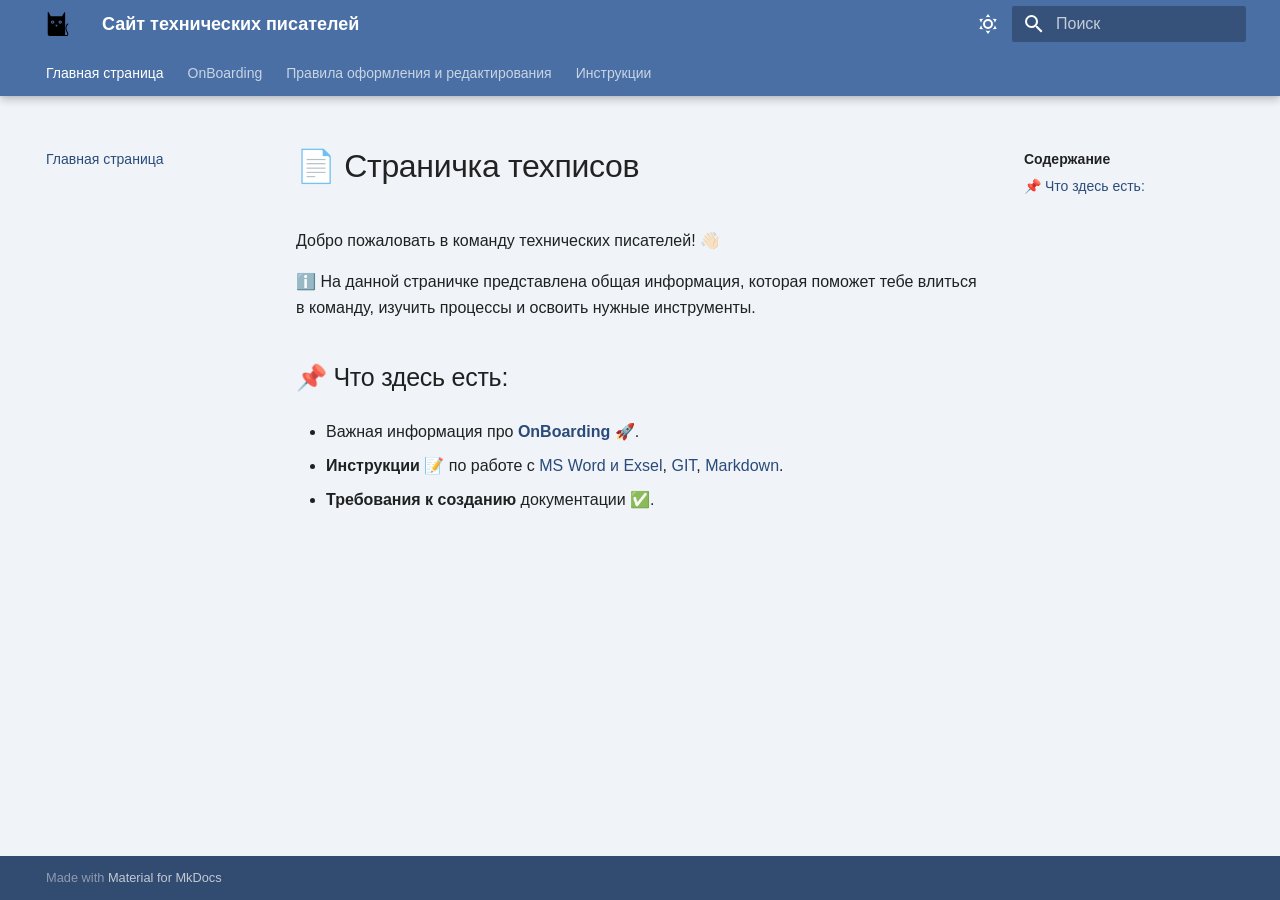
<file: index.html>
<!DOCTYPE html><html lang="ru" class="no-js"><head>
    
      <meta charset="utf-8">
      <meta name="viewport" content="width=device-width,initial-scale=1">
      
        <meta name="description" content="Проект для техписов">
      
      
      
      
      
        <link rel="next" href="onboarding/">
      
      
        
      
      
      <link rel="icon" href="images/black-cat-cat-svgrepo-com.svg">
      <meta name="generator" content="mkdocs-1.6.1, mkdocs-material-9.7.6">
    
    
      
        <title>Сайт технических писателей</title>
      
    
    
      <link rel="stylesheet" href="assets/stylesheets/main.484c7ddc.min.css">
      
        
        <link rel="stylesheet" href="assets/stylesheets/palette.ab4e12ef.min.css">
      
      


    
    
      
    
    
      
        
        
        <link rel="preconnect" href="https://fonts.gstatic.com" crossorigin="">
        <link rel="stylesheet" href="https://fonts.googleapis.com/css?family=Arial:300,300i,400,400i,700,700i%7CRoboto+Mono:400,400i,700,700i&amp;display=fallback">
        <style>:root{--md-text-font:"Arial";--md-code-font:"Roboto Mono"}</style>
      
    
    
      <link rel="stylesheet" href="css/extra.css">
    
    <script>__md_scope=new URL(".",location),__md_hash=e=>[...e].reduce(((e,_)=>(e<<5)-e+_.charCodeAt(0)),0),__md_get=(e,_=localStorage,t=__md_scope)=>JSON.parse(_.getItem(t.pathname+"."+e)),__md_set=(e,_,t=localStorage,a=__md_scope)=>{try{t.setItem(a.pathname+"."+e,JSON.stringify(_))}catch(e){}}</script>
    
      

    
    
  <link href="assets/stylesheets/glightbox.min.css" rel="stylesheet"><script src="assets/javascripts/glightbox.min.js"></script><style id="glightbox-style">
            html.glightbox-open { overflow: initial; height: 100%; }
            .gslide-title { margin-top: 0px; user-select: text; }
            .gslide-desc { color: #666; user-select: text; }
            .gslide-image img { background: white; }
            .gscrollbar-fixer { padding-right: 15px; }
            .gdesc-inner { font-size: 0.75rem; }
            body[data-md-color-scheme="slate"] .gdesc-inner { background: var(--md-default-bg-color); }
            body[data-md-color-scheme="slate"] .gslide-title { color: var(--md-default-fg-color); }
            body[data-md-color-scheme="slate"] .gslide-desc { color: var(--md-default-fg-color); }
        </style></head>
  
  
    
    
      
    
    
    
    
    <body dir="ltr" data-md-color-scheme="my-scheme" data-md-color-primary="pink" data-md-color-accent="purple">
  
    
    <input class="md-toggle" data-md-toggle="drawer" type="checkbox" id="__drawer" autocomplete="off">
    <input class="md-toggle" data-md-toggle="search" type="checkbox" id="__search" autocomplete="off">
    <label class="md-overlay" for="__drawer"></label>
    <div data-md-component="skip">
      
        
        <a href="#_1" class="md-skip">
          Перейти к содержанию
        </a>
      
    </div>
    <div data-md-component="announce">
      
    </div>
    
    
      

  

<header class="md-header md-header--shadow md-header--lifted" data-md-component="header">
  <nav class="md-header__inner md-grid" aria-label="Верхний колонтитул">
    <a href="." title="Сайт технических писателей" class="md-header__button md-logo" aria-label="Сайт технических писателей" data-md-component="logo">
      
  <img src="images/cat-in-black-silhouette-svgrepo-com.svg" alt="logo">

    </a>
    <label class="md-header__button md-icon" for="__drawer">
      
      <svg xmlns="http://www.w3.org/2000/svg" viewBox="0 0 24 24"><path d="M3 6h18v2H3zm0 5h18v2H3zm0 5h18v2H3z"></path></svg>
    </label>
    <div class="md-header__title" data-md-component="header-title">
      <div class="md-header__ellipsis">
        <div class="md-header__topic">
          <span class="md-ellipsis">
            Сайт технических писателей
          </span>
        </div>
        <div class="md-header__topic" data-md-component="header-topic">
          <span class="md-ellipsis">
            
              Главная страница
            
          </span>
        </div>
      </div>
    </div>
    
      
        <form class="md-header__option" data-md-component="palette">
  
    
    
    
    <input class="md-option" data-md-color-media="" data-md-color-scheme="my-scheme" data-md-color-primary="pink" data-md-color-accent="purple" aria-label="Выключить солнышко" type="radio" name="__palette" id="__palette_0">
    
      <label class="md-header__button md-icon" title="Выключить солнышко" for="__palette_1" hidden="">
        <svg xmlns="http://www.w3.org/2000/svg" viewBox="0 0 24 24"><path d="M12 7a5 5 0 0 1 5 5 5 5 0 0 1-5 5 5 5 0 0 1-5-5 5 5 0 0 1 5-5m0 2a3 3 0 0 0-3 3 3 3 0 0 0 3 3 3 3 0 0 0 3-3 3 3 0 0 0-3-3m0-7 2.39 3.42C13.65 5.15 12.84 5 12 5s-1.65.15-2.39.42zM3.34 7l4.16-.35A7.2 7.2 0 0 0 5.94 8.5c-.44.74-.69 1.5-.83 2.29zm.02 10 1.76-3.77a7.131 7.131 0 0 0 2.38 4.14zM20.65 7l-1.77 3.79a7.02 7.02 0 0 0-2.38-4.15zm-.01 10-4.14.36c.59-.51 1.12-1.14 1.54-1.86.42-.73.69-1.5.83-2.29zM12 22l-2.41-3.44c.74.27 1.55.44 2.41.44.82 0 1.63-.17 2.37-.44z"></path></svg>
      </label>
    
  
    
    
    
    <input class="md-option" data-md-color-media="" data-md-color-scheme="slate" data-md-color-primary="deep-purple" data-md-color-accent="blue" aria-label="Включить солнышко" type="radio" name="__palette" id="__palette_1">
    
      <label class="md-header__button md-icon" title="Включить солнышко" for="__palette_0" hidden="">
        <svg xmlns="http://www.w3.org/2000/svg" viewBox="0 0 24 24"><path d="m17.75 4.09-2.53 1.94.91 3.06-2.63-1.81-2.63 1.81.91-3.06-2.53-1.94L12.44 4l1.06-3 1.06 3zm3.5 6.91-1.64 1.25.59 1.98-1.7-1.17-1.7 1.17.59-1.98L15.75 11l2.06-.05L18.5 9l.69 1.95zm-2.28 4.95c.83-.08 1.72 1.1 1.19 1.85-.32.45-.66.87-1.08 1.27C15.17 23 8.84 23 4.94 19.07c-3.91-3.9-3.91-10.24 0-14.14.4-.4.82-.76 1.27-1.08.75-.53 1.93.36 1.85 1.19-.27 2.86.69 5.83 2.89 8.02a9.96 9.96 0 0 0 8.02 2.89m-1.64 2.02a12.08 12.08 0 0 1-7.8-3.47c-2.17-2.19-3.33-5-3.49-7.82-2.81 3.14-2.7 7.96.31 10.98 3.02 3.01 7.84 3.12 10.98.31"></path></svg>
      </label>
    
  
</form>
      
    
    
      <script>var palette=__md_get("__palette");if(palette&&palette.color){if("(prefers-color-scheme)"===palette.color.media){var media=matchMedia("(prefers-color-scheme: light)"),input=document.querySelector(media.matches?"[data-md-color-media='(prefers-color-scheme: light)']":"[data-md-color-media='(prefers-color-scheme: dark)']");palette.color.media=input.getAttribute("data-md-color-media"),palette.color.scheme=input.getAttribute("data-md-color-scheme"),palette.color.primary=input.getAttribute("data-md-color-primary"),palette.color.accent=input.getAttribute("data-md-color-accent")}for(var[key,value]of Object.entries(palette.color))document.body.setAttribute("data-md-color-"+key,value)}</script>
    
    
    
      
      
        <label class="md-header__button md-icon" for="__search">
          
          <svg xmlns="http://www.w3.org/2000/svg" viewBox="0 0 24 24"><path d="M9.5 3A6.5 6.5 0 0 1 16 9.5c0 1.61-.59 3.09-1.56 4.23l.27.27h.79l5 5-1.5 1.5-5-5v-.79l-.27-.27A6.52 6.52 0 0 1 9.5 16 6.5 6.5 0 0 1 3 9.5 6.5 6.5 0 0 1 9.5 3m0 2C7 5 5 7 5 9.5S7 14 9.5 14 14 12 14 9.5 12 5 9.5 5"></path></svg>
        </label>
        <div class="md-search" data-md-component="search" role="dialog">
  <label class="md-search__overlay" for="__search"></label>
  <div class="md-search__inner" role="search">
    <form class="md-search__form" name="search">
      <input type="text" class="md-search__input" name="query" aria-label="Поиск" placeholder="Поиск" autocapitalize="off" autocorrect="off" autocomplete="off" spellcheck="false" data-md-component="search-query" required="">
      <label class="md-search__icon md-icon" for="__search">
        
        <svg xmlns="http://www.w3.org/2000/svg" viewBox="0 0 24 24"><path d="M9.5 3A6.5 6.5 0 0 1 16 9.5c0 1.61-.59 3.09-1.56 4.23l.27.27h.79l5 5-1.5 1.5-5-5v-.79l-.27-.27A6.52 6.52 0 0 1 9.5 16 6.5 6.5 0 0 1 3 9.5 6.5 6.5 0 0 1 9.5 3m0 2C7 5 5 7 5 9.5S7 14 9.5 14 14 12 14 9.5 12 5 9.5 5"></path></svg>
        
        <svg xmlns="http://www.w3.org/2000/svg" viewBox="0 0 24 24"><path d="M20 11v2H8l5.5 5.5-1.42 1.42L4.16 12l7.92-7.92L13.5 5.5 8 11z"></path></svg>
      </label>
      <nav class="md-search__options" aria-label="Поиск">
        
        <button type="reset" class="md-search__icon md-icon" title="Очистить" aria-label="Очистить" tabindex="-1">
          
          <svg xmlns="http://www.w3.org/2000/svg" viewBox="0 0 24 24"><path d="M19 6.41 17.59 5 12 10.59 6.41 5 5 6.41 10.59 12 5 17.59 6.41 19 12 13.41 17.59 19 19 17.59 13.41 12z"></path></svg>
        </button>
      </nav>
      
        <div class="md-search__suggest" data-md-component="search-suggest"></div>
      
    </form>
    <div class="md-search__output">
      <div class="md-search__scrollwrap" tabindex="0" data-md-scrollfix="">
        <div class="md-search-result" data-md-component="search-result">
          <div class="md-search-result__meta">
            Инициализация поиска
          </div>
          <ol class="md-search-result__list" role="presentation"></ol>
        </div>
      </div>
    </div>
  </div>
</div>
      
    
    
  </nav>
  
    
      
<nav class="md-tabs" aria-label="Вкладки" data-md-component="tabs">
  <div class="md-grid">
    <ul class="md-tabs__list">
      
        
  
  
  
    
  
  
    <li class="md-tabs__item md-tabs__item--active">
      <a href="." class="md-tabs__link">
        
  
  
    
  
  Главная страница

      </a>
    </li>
  

      
        
  
  
  
  
    <li class="md-tabs__item">
      <a href="onboarding/" class="md-tabs__link">
        
  
  
    
  
  OnBoarding

      </a>
    </li>
  

      
        
  
  
  
  
    
    
      <li class="md-tabs__item">
        <a href="check-list/" class="md-tabs__link">
          
  
  
    
  
  Правила оформления и редактирования

        </a>
      </li>
    
  

      
        
  
  
  
  
    
    
      <li class="md-tabs__item">
        <a href="Instructions_word/" class="md-tabs__link">
          
  
  
    
  
  Инструкции

        </a>
      </li>
    
  

      
    </ul>
  </div>
</nav>
    
  
</header>
    
    <div class="md-container" data-md-component="container">
      
      
        
      
      <main class="md-main" data-md-component="main">
        <div class="md-main__inner md-grid">
          
            
              
              <div class="md-sidebar md-sidebar--primary" data-md-component="sidebar" data-md-type="navigation">
                <div class="md-sidebar__scrollwrap">
                  <div class="md-sidebar__inner">
                    


  


<nav class="md-nav md-nav--primary md-nav--lifted" aria-label="Навигация" data-md-level="0">
  <label class="md-nav__title" for="__drawer">
    <a href="." title="Сайт технических писателей" class="md-nav__button md-logo" aria-label="Сайт технических писателей" data-md-component="logo">
      
  <img src="images/cat-in-black-silhouette-svgrepo-com.svg" alt="logo">

    </a>
    Сайт технических писателей
  </label>
  
  <ul class="md-nav__list" data-md-scrollfix="">
    
      
      
  
  
    
  
  
  
    <li class="md-nav__item md-nav__item--active">
      
      <input class="md-nav__toggle md-toggle" type="checkbox" id="__toc">
      
      
        
      
      
        <label class="md-nav__link md-nav__link--active" for="__toc">
          
  
  
  <span class="md-ellipsis">
    
  
    Главная страница
  

    
  </span>
  
  

          <span class="md-nav__icon md-icon"></span>
        </label>
      
      <a href="." class="md-nav__link md-nav__link--active">
        
  
  
  <span class="md-ellipsis">
    
  
    Главная страница
  

    
  </span>
  
  

      </a>
      
        

<nav class="md-nav md-nav--secondary" aria-label="Содержание">
  
  
  
    
  
  
    <label class="md-nav__title" for="__toc">
      <span class="md-nav__icon md-icon"></span>
      Содержание
    </label>
    <ul class="md-nav__list" data-md-component="toc" data-md-scrollfix="">
      
        <li class="md-nav__item">
  <a href="#_2" class="md-nav__link">
    <span class="md-ellipsis">
      
        📌 Что здесь есть:
      
    </span>
  </a>
  
</li>
      
    </ul>
  
</nav>
      
    </li>
  

    
      
      
  
  
  
  
    <li class="md-nav__item">
      <a href="onboarding/" class="md-nav__link">
        
  
  
  <span class="md-ellipsis">
    
  
    OnBoarding
  

    
  </span>
  
  

      </a>
    </li>
  

    
      
      
  
  
  
  
    
    
      
        
      
        
      
        
      
        
      
        
      
    
    
    
      
      
    
    
    <li class="md-nav__item md-nav__item--nested">
      
        
        
        <input class="md-nav__toggle md-toggle " type="checkbox" id="__nav_3">
        
          
          <label class="md-nav__link" for="__nav_3" id="__nav_3_label" tabindex="0">
            
  
  
  <span class="md-ellipsis">
    
  
    Правила оформления и редактирования
  

    
  </span>
  
  

            <span class="md-nav__icon md-icon"></span>
          </label>
        
        <nav class="md-nav" data-md-level="1" aria-labelledby="__nav_3_label" aria-expanded="false">
          <label class="md-nav__title" for="__nav_3">
            <span class="md-nav__icon md-icon"></span>
            
  
    Правила оформления и редактирования
  

          </label>
          <ul class="md-nav__list" data-md-scrollfix="">
            
              
                
  
  
  
  
    <li class="md-nav__item">
      <a href="check-list/" class="md-nav__link">
        
  
  
  <span class="md-ellipsis">
    
  
    Чек-лист проверки документа
  

    
  </span>
  
  

      </a>
    </li>
  

              
            
              
                
  
  
  
  
    <li class="md-nav__item">
      <a href="decimal_numbers/" class="md-nav__link">
        
  
  
  <span class="md-ellipsis">
    
  
    Правила присваивания децимальных номеров
  

    
  </span>
  
  

      </a>
    </li>
  

              
            
              
                
  
  
  
  
    <li class="md-nav__item">
      <a href="redpolitika/" class="md-nav__link">
        
  
  
  <span class="md-ellipsis">
    
  
    Редполитика документации
  

    
  </span>
  
  

      </a>
    </li>
  

              
            
              
                
  
  
  
  
    <li class="md-nav__item">
      <a href="templates/" class="md-nav__link">
        
  
  
  <span class="md-ellipsis">
    
  
    Шаблоны документов
  

    
  </span>
  
  

      </a>
    </li>
  

              
            
              
                
  
  
  
  
    <li class="md-nav__item">
      <a href="standarts/" class="md-nav__link">
        
  
  
  <span class="md-ellipsis">
    
  
    Перечень действующих стандартов для АС
  

    
  </span>
  
  

      </a>
    </li>
  

              
            
          </ul>
        </nav>
      
    </li>
  

    
      
      
  
  
  
  
    
    
      
        
      
        
      
        
      
        
      
    
    
    
      
      
    
    
    <li class="md-nav__item md-nav__item--nested">
      
        
        
        <input class="md-nav__toggle md-toggle " type="checkbox" id="__nav_4">
        
          
          <label class="md-nav__link" for="__nav_4" id="__nav_4_label" tabindex="0">
            
  
  
  <span class="md-ellipsis">
    
  
    Инструкции
  

    
  </span>
  
  

            <span class="md-nav__icon md-icon"></span>
          </label>
        
        <nav class="md-nav" data-md-level="1" aria-labelledby="__nav_4_label" aria-expanded="false">
          <label class="md-nav__title" for="__nav_4">
            <span class="md-nav__icon md-icon"></span>
            
  
    Инструкции
  

          </label>
          <ul class="md-nav__list" data-md-scrollfix="">
            
              
                
  
  
  
  
    <li class="md-nav__item">
      <a href="Instructions_word/" class="md-nav__link">
        
  
  
  <span class="md-ellipsis">
    
  
    Word и Excel
  

    
  </span>
  
  

      </a>
    </li>
  

              
            
              
                
  
  
  
  
    <li class="md-nav__item">
      <a href="codes/" class="md-nav__link">
        
  
  
  <span class="md-ellipsis">
    
  
    Alt-коды и сочетания клавиш для ввода спецсимоволов
  

    
  </span>
  
  

      </a>
    </li>
  

              
            
              
                
  
  
  
  
    <li class="md-nav__item">
      <a href="git/" class="md-nav__link">
        
  
  
  <span class="md-ellipsis">
    
  
    Git
  

    
  </span>
  
  

      </a>
    </li>
  

              
            
              
                
  
  
  
  
    <li class="md-nav__item">
      <a href="mkdocs/" class="md-nav__link">
        
  
  
  <span class="md-ellipsis">
    
  
    Markdown
  

    
  </span>
  
  

      </a>
    </li>
  

              
            
          </ul>
        </nav>
      
    </li>
  

    
  </ul>
</nav>
                  </div>
                </div>
              </div>
            
            
              
              <div class="md-sidebar md-sidebar--secondary" data-md-component="sidebar" data-md-type="toc">
                <div class="md-sidebar__scrollwrap">
                  <div class="md-sidebar__inner">
                    

<nav class="md-nav md-nav--secondary" aria-label="Содержание">
  
  
  
    
  
  
    <label class="md-nav__title" for="__toc">
      <span class="md-nav__icon md-icon"></span>
      Содержание
    </label>
    <ul class="md-nav__list" data-md-component="toc" data-md-scrollfix="">
      
        <li class="md-nav__item">
  <a href="#_2" class="md-nav__link">
    <span class="md-ellipsis">
      
        📌 Что здесь есть:
      
    </span>
  </a>
  
</li>
      
    </ul>
  
</nav>
                  </div>
                </div>
              </div>
            
          
          
            <div class="md-content" data-md-component="content">
              
              <article class="md-content__inner md-typeset">
                
                  



<h1 id="_1">📄 Страничка техписов</h1>
<p>Добро пожаловать в команду технических писателей! 👋🏻</p>
<p>ℹ️ На данной страничке представлена общая информация, которая поможет тебе влиться в команду, изучить процессы и освоить нужные инструменты.</p>
<h2 id="_2">📌 Что здесь есть:</h2>
<ul>
<li>
<p>Важная информация про <a href="onboarding/"><strong>OnBoarding</strong> 🚀</a>.</p>
</li>
<li>
<p><strong>Инструкции</strong> 📝 по работе с <a href="Instructions_word/">MS Word и Exsel</a>, <a href="git/">GIT</a>, <a href="mkdocs/">Markdown</a>.</p>
</li>
<li>
<p><strong>Требования к созданию</strong> документации ✅.</p>
</li>
</ul>












                
              </article>
            </div>
          
          
<script>var target=document.getElementById(location.hash.slice(1));target&&target.name&&(target.checked=target.name.startsWith("__tabbed_"))</script>
        </div>
        
          <button type="button" class="md-top md-icon" data-md-component="top" hidden="">
  
  <svg xmlns="http://www.w3.org/2000/svg" viewBox="0 0 24 24"><path d="M13 20h-2V8l-5.5 5.5-1.42-1.42L12 4.16l7.92 7.92-1.42 1.42L13 8z"></path></svg>
  К началу
</button>
        
      </main>
      
        <footer class="md-footer">
  
  <div class="md-footer-meta md-typeset">
    <div class="md-footer-meta__inner md-grid">
      <div class="md-copyright">
  
  
    Made with
    <a href="https://squidfunk.github.io/mkdocs-material/" target="_blank" rel="noopener">
      Material for MkDocs
    </a>
  
</div>
      
    </div>
  </div>
</footer>
      
    </div>
    <div class="md-dialog" data-md-component="dialog">
      <div class="md-dialog__inner md-typeset"></div>
    </div>
    
    
    
      
      
      <script id="__config" type="application/json">{"annotate": null, "base": ".", "features": ["navigation.indexes", "navigation.tabs", "navigation.tabs.sticky", "navigation.instant", "navigation.top", "search.suggest", "search.highlight", "content.code.copy"], "search": "assets/javascripts/workers/search.2c215733.min.js", "tags": null, "translations": {"clipboard.copied": "\u0421\u043a\u043e\u043f\u0438\u0440\u043e\u0432\u0430\u043d\u043e \u0432 \u0431\u0443\u0444\u0435\u0440", "clipboard.copy": "\u041a\u043e\u043f\u0438\u0440\u043e\u0432\u0430\u0442\u044c \u0432 \u0431\u0443\u0444\u0435\u0440", "search.result.more.one": "\u0415\u0449\u0451 1 \u043d\u0430 \u044d\u0442\u043e\u0439 \u0441\u0442\u0440\u0430\u043d\u0438\u0446\u0435", "search.result.more.other": "\u0415\u0449\u0451 # \u043d\u0430 \u044d\u0442\u043e\u0439 \u0441\u0442\u0440\u0430\u043d\u0438\u0446\u0435", "search.result.none": "\u0421\u043e\u0432\u043f\u0430\u0434\u0435\u043d\u0438\u0439 \u043d\u0435 \u043d\u0430\u0439\u0434\u0435\u043d\u043e", "search.result.one": "\u041d\u0430\u0439\u0434\u0435\u043d\u043e 1 \u0441\u043e\u0432\u043f\u0430\u0434\u0435\u043d\u0438\u0435", "search.result.other": "\u041d\u0430\u0439\u0434\u0435\u043d\u043e \u0441\u043e\u0432\u043f\u0430\u0434\u0435\u043d\u0438\u0439: #", "search.result.placeholder": "\u041d\u0430\u0447\u043d\u0438\u0442\u0435 \u043f\u0435\u0447\u0430\u0442\u0430\u0442\u044c \u0434\u043b\u044f \u043f\u043e\u0438\u0441\u043a\u0430", "search.result.term.missing": "\u041e\u0442\u0441\u0443\u0442\u0441\u0442\u0432\u0443\u0435\u0442", "select.version": "\u0412\u044b\u0431\u0435\u0440\u0438\u0442\u0435 \u0432\u0435\u0440\u0441\u0438\u044e"}, "version": null}</script>
    
    
      <script src="assets/javascripts/bundle.79ae519e.min.js"></script>
      
    
  
<script id="init-glightbox">const lightbox = GLightbox({"touchNavigation": true, "loop": false, "zoomable": true, "draggable": true, "openEffect": "zoom", "closeEffect": "zoom", "slideEffect": "slide"});
document$.subscribe(()=>{ lightbox.reload(); });
</script></body></html>
</file>
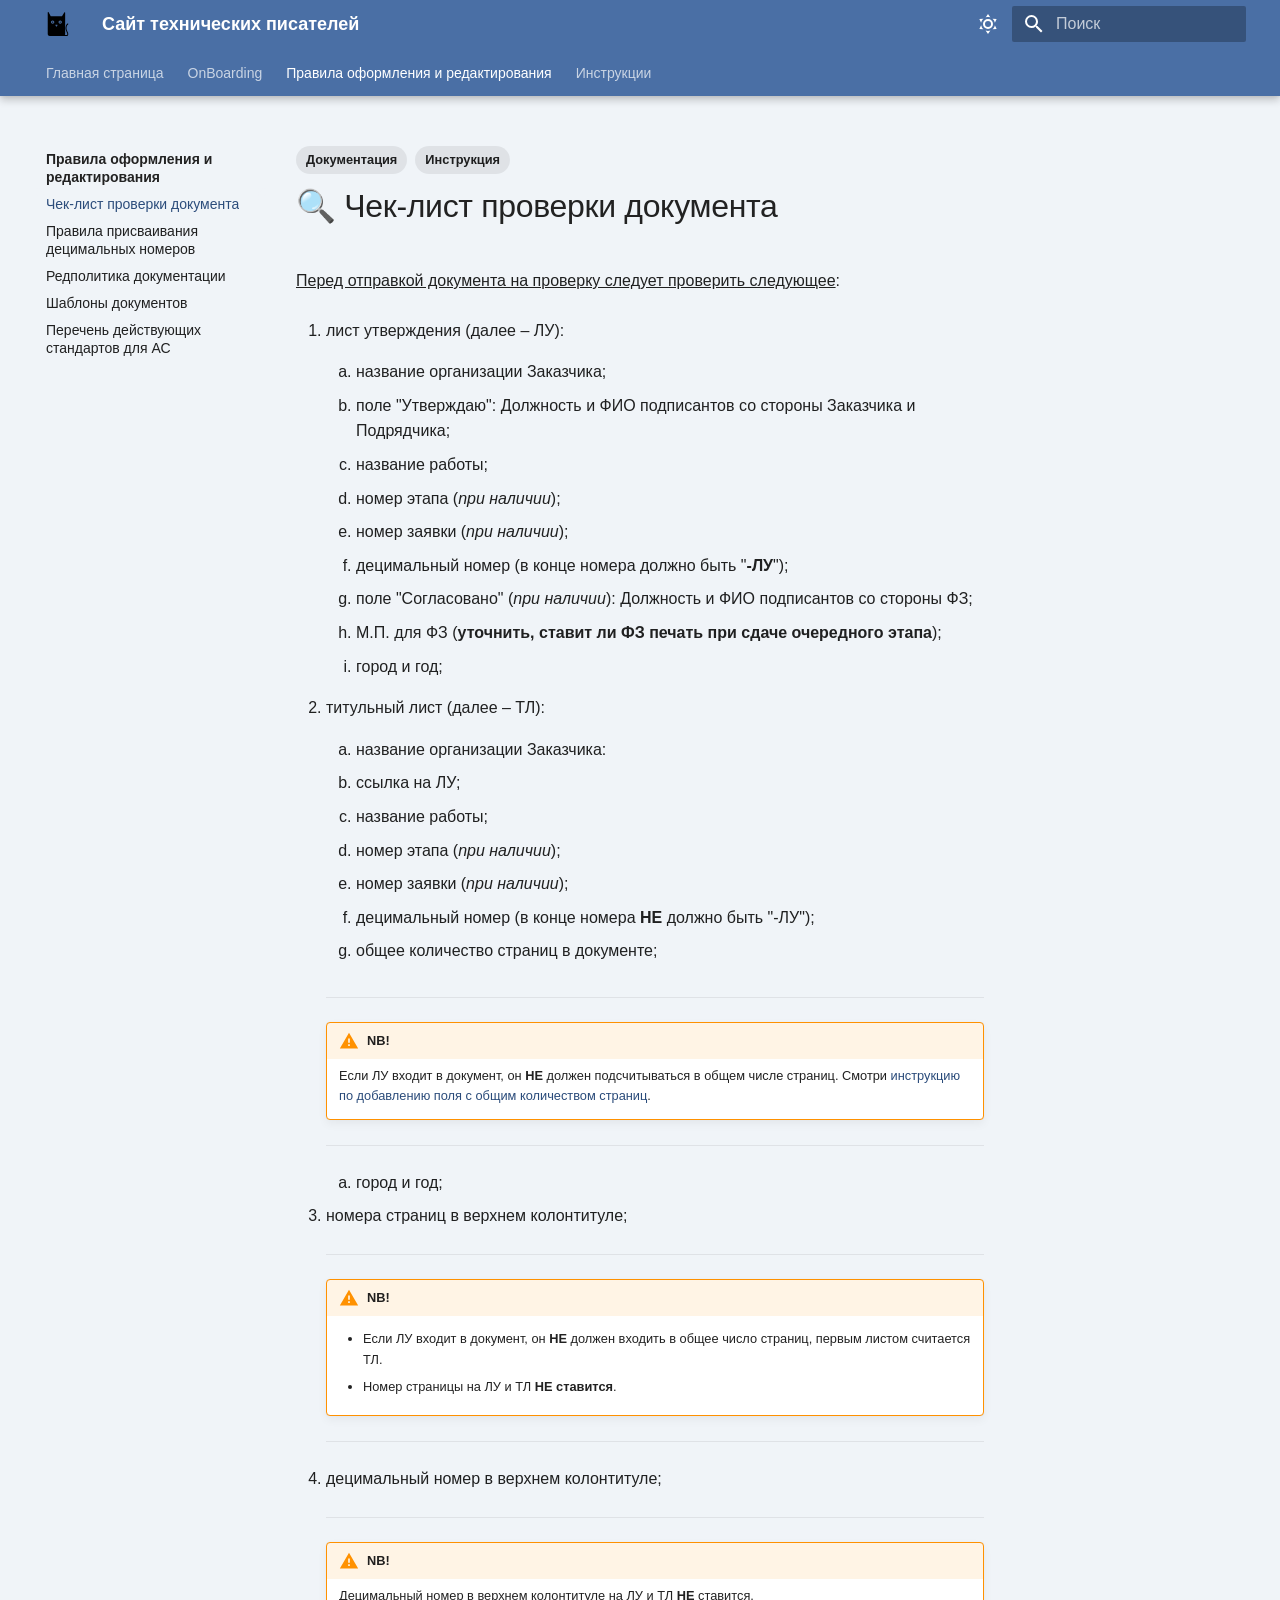
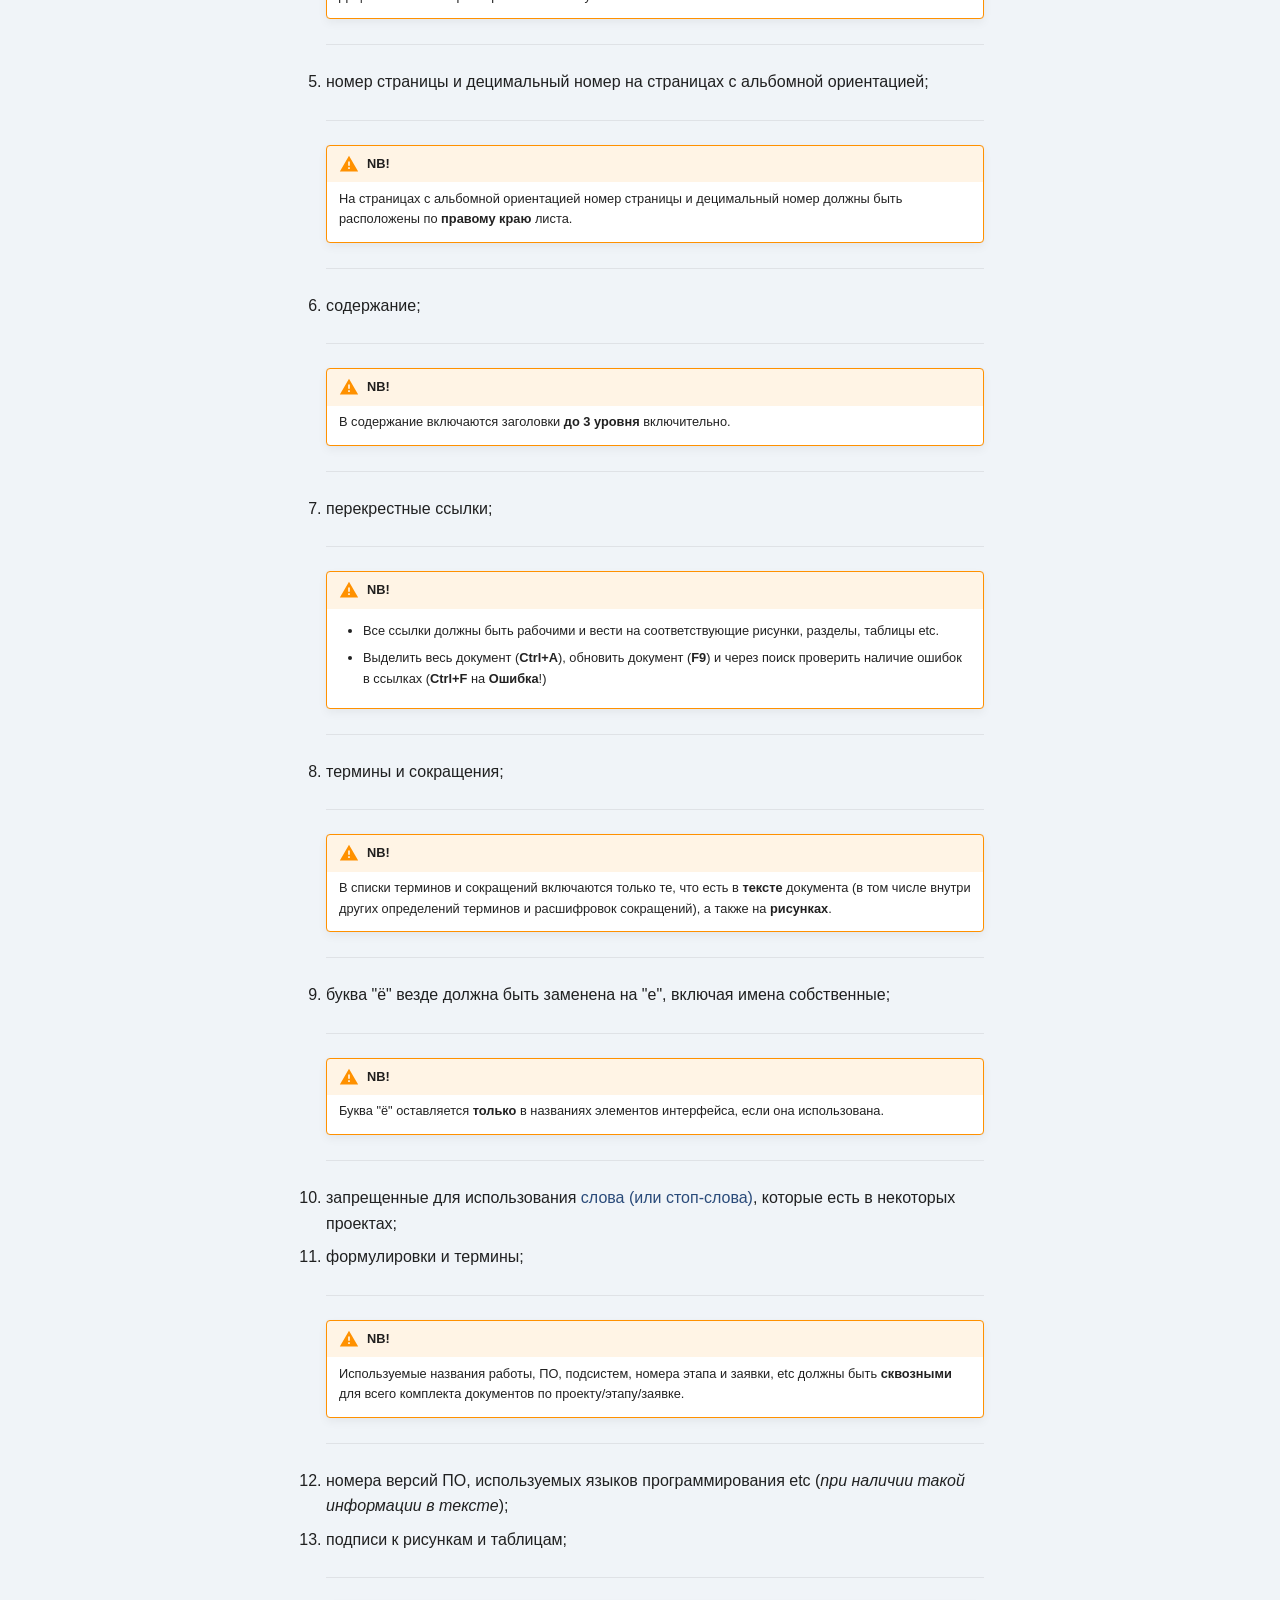
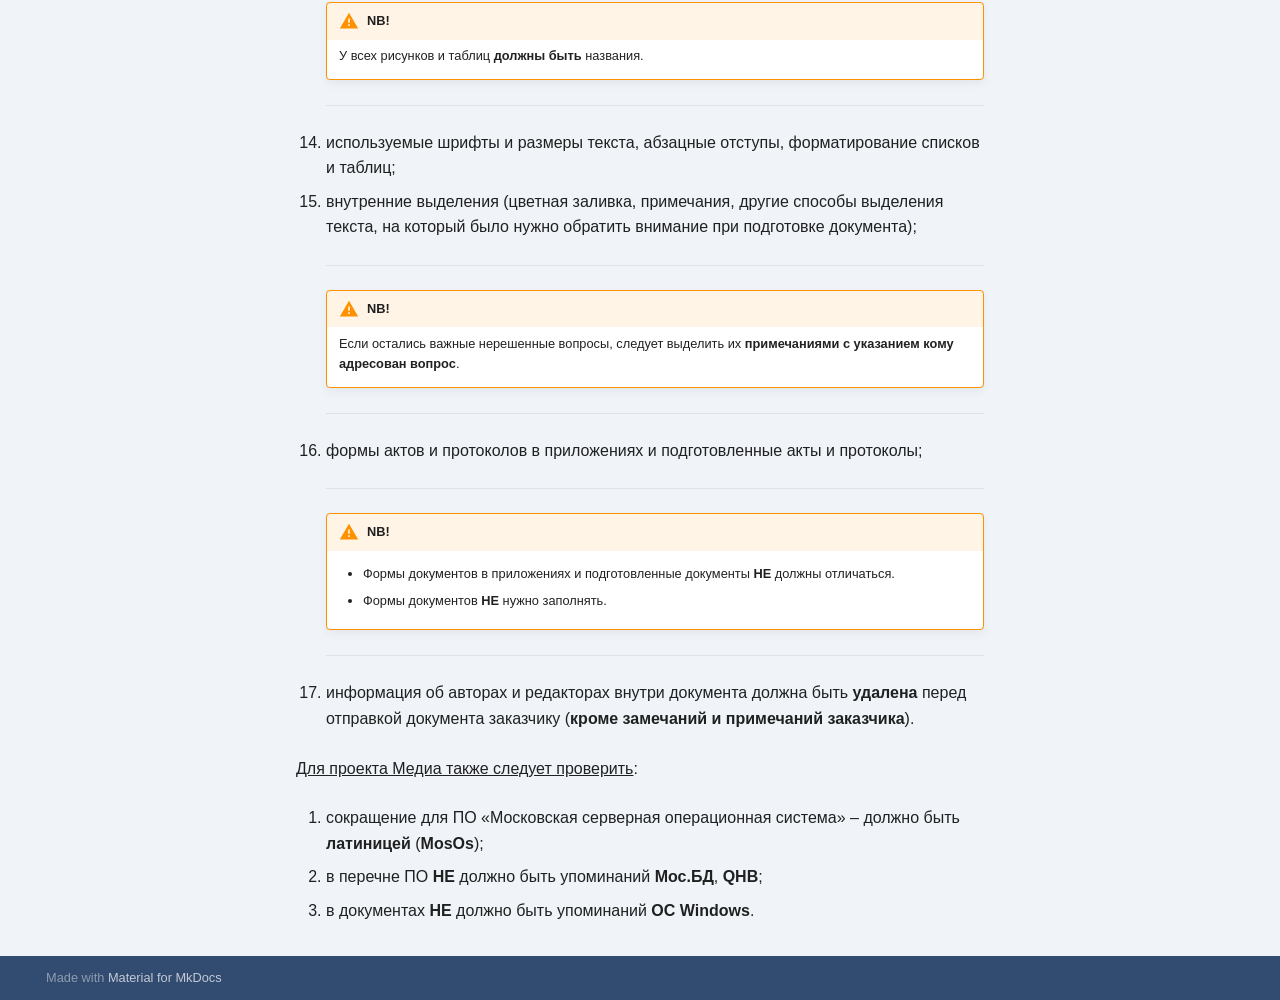
<file: check-list/index.html>
<!DOCTYPE html><html lang="ru" class="no-js"><head>
    
      <meta charset="utf-8">
      <meta name="viewport" content="width=device-width,initial-scale=1">
      
        <meta name="description" content="Проект для техписов">
      
      
      
      
        <link rel="prev" href="../onboarding/">
      
      
        <link rel="next" href="../decimal_numbers/">
      
      
        
      
      
      <link rel="icon" href="../images/black-cat-cat-svgrepo-com.svg">
      <meta name="generator" content="mkdocs-1.6.1, mkdocs-material-9.7.6">
    
    
      
        <title>Чек-лист проверки документа - Сайт технических писателей</title>
      
    
    
      <link rel="stylesheet" href="../assets/stylesheets/main.484c7ddc.min.css">
      
        
        <link rel="stylesheet" href="../assets/stylesheets/palette.ab4e12ef.min.css">
      
      


    
    
      
    
    
      
        
        
        <link rel="preconnect" href="https://fonts.gstatic.com" crossorigin="">
        <link rel="stylesheet" href="https://fonts.googleapis.com/css?family=Arial:300,300i,400,400i,700,700i%7CRoboto+Mono:400,400i,700,700i&amp;display=fallback">
        <style>:root{--md-text-font:"Arial";--md-code-font:"Roboto Mono"}</style>
      
    
    
      <link rel="stylesheet" href="../css/extra.css">
    
    <script>__md_scope=new URL("..",location),__md_hash=e=>[...e].reduce(((e,_)=>(e<<5)-e+_.charCodeAt(0)),0),__md_get=(e,_=localStorage,t=__md_scope)=>JSON.parse(_.getItem(t.pathname+"."+e)),__md_set=(e,_,t=localStorage,a=__md_scope)=>{try{t.setItem(a.pathname+"."+e,JSON.stringify(_))}catch(e){}}</script>
    
      

    
    
  <link href="../assets/stylesheets/glightbox.min.css" rel="stylesheet"><script src="../assets/javascripts/glightbox.min.js"></script><style id="glightbox-style">
            html.glightbox-open { overflow: initial; height: 100%; }
            .gslide-title { margin-top: 0px; user-select: text; }
            .gslide-desc { color: #666; user-select: text; }
            .gslide-image img { background: white; }
            .gscrollbar-fixer { padding-right: 15px; }
            .gdesc-inner { font-size: 0.75rem; }
            body[data-md-color-scheme="slate"] .gdesc-inner { background: var(--md-default-bg-color); }
            body[data-md-color-scheme="slate"] .gslide-title { color: var(--md-default-fg-color); }
            body[data-md-color-scheme="slate"] .gslide-desc { color: var(--md-default-fg-color); }
        </style></head>
  
  
    
    
      
    
    
    
    
    <body dir="ltr" data-md-color-scheme="my-scheme" data-md-color-primary="pink" data-md-color-accent="purple">
  
    
    <input class="md-toggle" data-md-toggle="drawer" type="checkbox" id="__drawer" autocomplete="off">
    <input class="md-toggle" data-md-toggle="search" type="checkbox" id="__search" autocomplete="off">
    <label class="md-overlay" for="__drawer"></label>
    <div data-md-component="skip">
      
        
        <a href="#-" class="md-skip">
          Перейти к содержанию
        </a>
      
    </div>
    <div data-md-component="announce">
      
    </div>
    
    
      

  

<header class="md-header md-header--shadow md-header--lifted" data-md-component="header">
  <nav class="md-header__inner md-grid" aria-label="Верхний колонтитул">
    <a href=".." title="Сайт технических писателей" class="md-header__button md-logo" aria-label="Сайт технических писателей" data-md-component="logo">
      
  <img src="../images/cat-in-black-silhouette-svgrepo-com.svg" alt="logo">

    </a>
    <label class="md-header__button md-icon" for="__drawer">
      
      <svg xmlns="http://www.w3.org/2000/svg" viewBox="0 0 24 24"><path d="M3 6h18v2H3zm0 5h18v2H3zm0 5h18v2H3z"></path></svg>
    </label>
    <div class="md-header__title" data-md-component="header-title">
      <div class="md-header__ellipsis">
        <div class="md-header__topic">
          <span class="md-ellipsis">
            Сайт технических писателей
          </span>
        </div>
        <div class="md-header__topic" data-md-component="header-topic">
          <span class="md-ellipsis">
            
              Чек-лист проверки документа
            
          </span>
        </div>
      </div>
    </div>
    
      
        <form class="md-header__option" data-md-component="palette">
  
    
    
    
    <input class="md-option" data-md-color-media="" data-md-color-scheme="my-scheme" data-md-color-primary="pink" data-md-color-accent="purple" aria-label="Выключить солнышко" type="radio" name="__palette" id="__palette_0">
    
      <label class="md-header__button md-icon" title="Выключить солнышко" for="__palette_1" hidden="">
        <svg xmlns="http://www.w3.org/2000/svg" viewBox="0 0 24 24"><path d="M12 7a5 5 0 0 1 5 5 5 5 0 0 1-5 5 5 5 0 0 1-5-5 5 5 0 0 1 5-5m0 2a3 3 0 0 0-3 3 3 3 0 0 0 3 3 3 3 0 0 0 3-3 3 3 0 0 0-3-3m0-7 2.39 3.42C13.65 5.15 12.84 5 12 5s-1.65.15-2.39.42zM3.34 7l4.16-.35A7.2 7.2 0 0 0 5.94 8.5c-.44.74-.69 1.5-.83 2.29zm.02 10 1.76-3.77a7.131 7.131 0 0 0 2.38 4.14zM20.65 7l-1.77 3.79a7.02 7.02 0 0 0-2.38-4.15zm-.01 10-4.14.36c.59-.51 1.12-1.14 1.54-1.86.42-.73.69-1.5.83-2.29zM12 22l-2.41-3.44c.74.27 1.55.44 2.41.44.82 0 1.63-.17 2.37-.44z"></path></svg>
      </label>
    
  
    
    
    
    <input class="md-option" data-md-color-media="" data-md-color-scheme="slate" data-md-color-primary="deep-purple" data-md-color-accent="blue" aria-label="Включить солнышко" type="radio" name="__palette" id="__palette_1">
    
      <label class="md-header__button md-icon" title="Включить солнышко" for="__palette_0" hidden="">
        <svg xmlns="http://www.w3.org/2000/svg" viewBox="0 0 24 24"><path d="m17.75 4.09-2.53 1.94.91 3.06-2.63-1.81-2.63 1.81.91-3.06-2.53-1.94L12.44 4l1.06-3 1.06 3zm3.5 6.91-1.64 1.25.59 1.98-1.7-1.17-1.7 1.17.59-1.98L15.75 11l2.06-.05L18.5 9l.69 1.95zm-2.28 4.95c.83-.08 1.72 1.1 1.19 1.85-.32.45-.66.87-1.08 1.27C15.17 23 8.84 23 4.94 19.07c-3.91-3.9-3.91-10.24 0-14.14.4-.4.82-.76 1.27-1.08.75-.53 1.93.36 1.85 1.19-.27 2.86.69 5.83 2.89 8.02a9.96 9.96 0 0 0 8.02 2.89m-1.64 2.02a12.08 12.08 0 0 1-7.8-3.47c-2.17-2.19-3.33-5-3.49-7.82-2.81 3.14-2.7 7.96.31 10.98 3.02 3.01 7.84 3.12 10.98.31"></path></svg>
      </label>
    
  
</form>
      
    
    
      <script>var palette=__md_get("__palette");if(palette&&palette.color){if("(prefers-color-scheme)"===palette.color.media){var media=matchMedia("(prefers-color-scheme: light)"),input=document.querySelector(media.matches?"[data-md-color-media='(prefers-color-scheme: light)']":"[data-md-color-media='(prefers-color-scheme: dark)']");palette.color.media=input.getAttribute("data-md-color-media"),palette.color.scheme=input.getAttribute("data-md-color-scheme"),palette.color.primary=input.getAttribute("data-md-color-primary"),palette.color.accent=input.getAttribute("data-md-color-accent")}for(var[key,value]of Object.entries(palette.color))document.body.setAttribute("data-md-color-"+key,value)}</script>
    
    
    
      
      
        <label class="md-header__button md-icon" for="__search">
          
          <svg xmlns="http://www.w3.org/2000/svg" viewBox="0 0 24 24"><path d="M9.5 3A6.5 6.5 0 0 1 16 9.5c0 1.61-.59 3.09-1.56 4.23l.27.27h.79l5 5-1.5 1.5-5-5v-.79l-.27-.27A6.52 6.52 0 0 1 9.5 16 6.5 6.5 0 0 1 3 9.5 6.5 6.5 0 0 1 9.5 3m0 2C7 5 5 7 5 9.5S7 14 9.5 14 14 12 14 9.5 12 5 9.5 5"></path></svg>
        </label>
        <div class="md-search" data-md-component="search" role="dialog">
  <label class="md-search__overlay" for="__search"></label>
  <div class="md-search__inner" role="search">
    <form class="md-search__form" name="search">
      <input type="text" class="md-search__input" name="query" aria-label="Поиск" placeholder="Поиск" autocapitalize="off" autocorrect="off" autocomplete="off" spellcheck="false" data-md-component="search-query" required="">
      <label class="md-search__icon md-icon" for="__search">
        
        <svg xmlns="http://www.w3.org/2000/svg" viewBox="0 0 24 24"><path d="M9.5 3A6.5 6.5 0 0 1 16 9.5c0 1.61-.59 3.09-1.56 4.23l.27.27h.79l5 5-1.5 1.5-5-5v-.79l-.27-.27A6.52 6.52 0 0 1 9.5 16 6.5 6.5 0 0 1 3 9.5 6.5 6.5 0 0 1 9.5 3m0 2C7 5 5 7 5 9.5S7 14 9.5 14 14 12 14 9.5 12 5 9.5 5"></path></svg>
        
        <svg xmlns="http://www.w3.org/2000/svg" viewBox="0 0 24 24"><path d="M20 11v2H8l5.5 5.5-1.42 1.42L4.16 12l7.92-7.92L13.5 5.5 8 11z"></path></svg>
      </label>
      <nav class="md-search__options" aria-label="Поиск">
        
        <button type="reset" class="md-search__icon md-icon" title="Очистить" aria-label="Очистить" tabindex="-1">
          
          <svg xmlns="http://www.w3.org/2000/svg" viewBox="0 0 24 24"><path d="M19 6.41 17.59 5 12 10.59 6.41 5 5 6.41 10.59 12 5 17.59 6.41 19 12 13.41 17.59 19 19 17.59 13.41 12z"></path></svg>
        </button>
      </nav>
      
        <div class="md-search__suggest" data-md-component="search-suggest"></div>
      
    </form>
    <div class="md-search__output">
      <div class="md-search__scrollwrap" tabindex="0" data-md-scrollfix="">
        <div class="md-search-result" data-md-component="search-result">
          <div class="md-search-result__meta">
            Инициализация поиска
          </div>
          <ol class="md-search-result__list" role="presentation"></ol>
        </div>
      </div>
    </div>
  </div>
</div>
      
    
    
  </nav>
  
    
      
<nav class="md-tabs" aria-label="Вкладки" data-md-component="tabs">
  <div class="md-grid">
    <ul class="md-tabs__list">
      
        
  
  
  
  
    <li class="md-tabs__item">
      <a href=".." class="md-tabs__link">
        
  
  
    
  
  Главная страница

      </a>
    </li>
  

      
        
  
  
  
  
    <li class="md-tabs__item">
      <a href="../onboarding/" class="md-tabs__link">
        
  
  
    
  
  OnBoarding

      </a>
    </li>
  

      
        
  
  
  
    
  
  
    
    
      <li class="md-tabs__item md-tabs__item--active">
        <a href="./" class="md-tabs__link">
          
  
  
    
  
  Правила оформления и редактирования

        </a>
      </li>
    
  

      
        
  
  
  
  
    
    
      <li class="md-tabs__item">
        <a href="../Instructions_word/" class="md-tabs__link">
          
  
  
    
  
  Инструкции

        </a>
      </li>
    
  

      
    </ul>
  </div>
</nav>
    
  
</header>
    
    <div class="md-container" data-md-component="container">
      
      
        
      
      <main class="md-main" data-md-component="main">
        <div class="md-main__inner md-grid">
          
            
              
              <div class="md-sidebar md-sidebar--primary" data-md-component="sidebar" data-md-type="navigation">
                <div class="md-sidebar__scrollwrap">
                  <div class="md-sidebar__inner">
                    


  


<nav class="md-nav md-nav--primary md-nav--lifted" aria-label="Навигация" data-md-level="0">
  <label class="md-nav__title" for="__drawer">
    <a href=".." title="Сайт технических писателей" class="md-nav__button md-logo" aria-label="Сайт технических писателей" data-md-component="logo">
      
  <img src="../images/cat-in-black-silhouette-svgrepo-com.svg" alt="logo">

    </a>
    Сайт технических писателей
  </label>
  
  <ul class="md-nav__list" data-md-scrollfix="">
    
      
      
  
  
  
  
    <li class="md-nav__item">
      <a href=".." class="md-nav__link">
        
  
  
  <span class="md-ellipsis">
    
  
    Главная страница
  

    
  </span>
  
  

      </a>
    </li>
  

    
      
      
  
  
  
  
    <li class="md-nav__item">
      <a href="../onboarding/" class="md-nav__link">
        
  
  
  <span class="md-ellipsis">
    
  
    OnBoarding
  

    
  </span>
  
  

      </a>
    </li>
  

    
      
      
  
  
    
  
  
  
    
    
      
        
      
        
      
        
      
        
      
        
      
    
    
    
      
        
        
      
      
    
    
    <li class="md-nav__item md-nav__item--active md-nav__item--section md-nav__item--nested">
      
        
        
        <input class="md-nav__toggle md-toggle " type="checkbox" id="__nav_3" checked="">
        
          
          <label class="md-nav__link" for="__nav_3" id="__nav_3_label" tabindex="">
            
  
  
  <span class="md-ellipsis">
    
  
    Правила оформления и редактирования
  

    
  </span>
  
  

            <span class="md-nav__icon md-icon"></span>
          </label>
        
        <nav class="md-nav" data-md-level="1" aria-labelledby="__nav_3_label" aria-expanded="true">
          <label class="md-nav__title" for="__nav_3">
            <span class="md-nav__icon md-icon"></span>
            
  
    Правила оформления и редактирования
  

          </label>
          <ul class="md-nav__list" data-md-scrollfix="">
            
              
                
  
  
    
  
  
  
    <li class="md-nav__item md-nav__item--active">
      
      <input class="md-nav__toggle md-toggle" type="checkbox" id="__toc">
      
      
        
      
      
      <a href="./" class="md-nav__link md-nav__link--active">
        
  
  
  <span class="md-ellipsis">
    
  
    Чек-лист проверки документа
  

    
  </span>
  
  

      </a>
      
    </li>
  

              
            
              
                
  
  
  
  
    <li class="md-nav__item">
      <a href="../decimal_numbers/" class="md-nav__link">
        
  
  
  <span class="md-ellipsis">
    
  
    Правила присваивания децимальных номеров
  

    
  </span>
  
  

      </a>
    </li>
  

              
            
              
                
  
  
  
  
    <li class="md-nav__item">
      <a href="../redpolitika/" class="md-nav__link">
        
  
  
  <span class="md-ellipsis">
    
  
    Редполитика документации
  

    
  </span>
  
  

      </a>
    </li>
  

              
            
              
                
  
  
  
  
    <li class="md-nav__item">
      <a href="../templates/" class="md-nav__link">
        
  
  
  <span class="md-ellipsis">
    
  
    Шаблоны документов
  

    
  </span>
  
  

      </a>
    </li>
  

              
            
              
                
  
  
  
  
    <li class="md-nav__item">
      <a href="../standarts/" class="md-nav__link">
        
  
  
  <span class="md-ellipsis">
    
  
    Перечень действующих стандартов для АС
  

    
  </span>
  
  

      </a>
    </li>
  

              
            
          </ul>
        </nav>
      
    </li>
  

    
      
      
  
  
  
  
    
    
      
        
      
        
      
        
      
        
      
    
    
    
      
      
    
    
    <li class="md-nav__item md-nav__item--nested">
      
        
        
        <input class="md-nav__toggle md-toggle " type="checkbox" id="__nav_4">
        
          
          <label class="md-nav__link" for="__nav_4" id="__nav_4_label" tabindex="0">
            
  
  
  <span class="md-ellipsis">
    
  
    Инструкции
  

    
  </span>
  
  

            <span class="md-nav__icon md-icon"></span>
          </label>
        
        <nav class="md-nav" data-md-level="1" aria-labelledby="__nav_4_label" aria-expanded="false">
          <label class="md-nav__title" for="__nav_4">
            <span class="md-nav__icon md-icon"></span>
            
  
    Инструкции
  

          </label>
          <ul class="md-nav__list" data-md-scrollfix="">
            
              
                
  
  
  
  
    <li class="md-nav__item">
      <a href="../Instructions_word/" class="md-nav__link">
        
  
  
  <span class="md-ellipsis">
    
  
    Word и Excel
  

    
  </span>
  
  

      </a>
    </li>
  

              
            
              
                
  
  
  
  
    <li class="md-nav__item">
      <a href="../codes/" class="md-nav__link">
        
  
  
  <span class="md-ellipsis">
    
  
    Alt-коды и сочетания клавиш для ввода спецсимоволов
  

    
  </span>
  
  

      </a>
    </li>
  

              
            
              
                
  
  
  
  
    <li class="md-nav__item">
      <a href="../git/" class="md-nav__link">
        
  
  
  <span class="md-ellipsis">
    
  
    Git
  

    
  </span>
  
  

      </a>
    </li>
  

              
            
              
                
  
  
  
  
    <li class="md-nav__item">
      <a href="../mkdocs/" class="md-nav__link">
        
  
  
  <span class="md-ellipsis">
    
  
    Markdown
  

    
  </span>
  
  

      </a>
    </li>
  

              
            
          </ul>
        </nav>
      
    </li>
  

    
  </ul>
</nav>
                  </div>
                </div>
              </div>
            
            
              
              <div class="md-sidebar md-sidebar--secondary" data-md-component="sidebar" data-md-type="toc">
                <div class="md-sidebar__scrollwrap">
                  <div class="md-sidebar__inner">
                    

<nav class="md-nav md-nav--secondary" aria-label="Содержание">
  
  
  
    
  
  
</nav>
                  </div>
                </div>
              </div>
            
          
          
            <div class="md-content" data-md-component="content">
              
              <article class="md-content__inner md-typeset">
                
                  

  <nav class="md-tags">
    
      
      
      
      
        <a href="../tags/#tag:документация" class="md-tag">Документация</a>
      
    
      
      
      
      
        <a href="../tags/#tag:инструкция" class="md-tag">Инструкция</a>
      
    
  </nav>



<h1 id="-">🔍 Чек-лист проверки документа</h1>
<p><u>Перед отправкой документа на проверку следует проверить следующее</u>:</p>
<ol>
<li>
<p>лист утверждения (далее – ЛУ):</p>
<ol>
<li>
<p>название организации Заказчика;</p>
</li>
<li>
<p>поле "Утверждаю": Должность и ФИО подписантов со стороны Заказчика и Подрядчика;</p>
</li>
<li>
<p>название работы;</p>
</li>
<li>
<p>номер этапа (<em>при наличии</em>);</p>
</li>
<li>
<p>номер заявки (<em>при наличии</em>);</p>
</li>
<li>
<p>децимальный номер (в конце номера должно быть "<strong>-ЛУ</strong>");</p>
</li>
<li>
<p>поле "Согласовано" (<em>при наличии</em>): Должность и ФИО подписантов со стороны ФЗ;</p>
</li>
<li>
<p>М.П. для ФЗ (<strong>уточнить, ставит ли ФЗ печать при сдаче очередного этапа</strong>);</p>
</li>
<li>
<p>город и год;</p>
</li>
</ol>
</li>
<li>
<p>титульный лист (далее – ТЛ):</p>
<ol>
<li>
<p>название организации Заказчика:</p>
</li>
<li>
<p>ссылка на ЛУ;</p>
</li>
<li>
<p>название работы;</p>
</li>
<li>
<p>номер этапа (<em>при наличии</em>);</p>
</li>
<li>
<p>номер заявки (<em>при наличии</em>);</p>
</li>
<li>
<p>децимальный номер (в конце номера <strong>НЕ</strong> должно быть "-ЛУ");</p>
</li>
<li>
<p>общее количество страниц в документе;</p>
</li>
</ol>
<hr>
<div class="admonition warning">
<p class="admonition-title">NB!</p>
<p>Если ЛУ входит в документ, он <strong>НЕ</strong> должен подсчитываться в общем числе страниц. Смотри <a href="../Instructions_word/" title="см. раздел «Добавление поля с общим количеством страниц документа»">инструкцию по добавлению поля с общим количеством страниц</a>.</p>
</div>
<hr>
<ol>
<li>город и год;</li>
</ol>
</li>
<li>
<p>номера страниц в верхнем колонтитуле;</p>
<hr>
<div class="admonition warning">
<p class="admonition-title">NB!</p>
<ul>
<li>
<p>Если ЛУ входит в документ, он <strong>НЕ</strong> должен входить в общее число страниц, первым листом считается ТЛ.</p>
</li>
<li>
<p>Номер страницы на ЛУ и ТЛ <strong>НЕ ставится</strong>.</p>
</li>
</ul>
</div>
<hr>
</li>
<li>
<p>децимальный номер в верхнем колонтитуле;</p>
<hr>
<div class="admonition warning">
<p class="admonition-title">NB!</p>
<p>Децимальный номер в верхнем колонтитуле на ЛУ и ТЛ <strong>НЕ</strong> ставится.</p>
</div>
<hr>
</li>
<li>
<p>номер страницы и децимальный номер на страницах с альбомной ориентацией;</p>
<hr>
<div class="admonition warning">
<p class="admonition-title">NB!</p>
<p>На страницах с альбомной ориентацией номер страницы и децимальный номер должны быть расположены по <strong>правому краю</strong> листа.</p>
</div>
<hr>
</li>
<li>
<p>содержание;</p>
<hr>
<div class="admonition warning">
<p class="admonition-title">NB!</p>
<p>В содержание включаются заголовки <strong>до 3 уровня</strong> включительно.</p>
</div>
<hr>
</li>
<li>
<p>перекрестные ссылки;</p>
<hr>
<div class="admonition warning">
<p class="admonition-title">NB!</p>
<ul>
<li>
<p>Все ссылки должны быть рабочими и вести на соответствующие рисунки, разделы, таблицы etc.</p>
</li>
<li>
<p>Выделить весь документ (<strong>Ctrl+A</strong>), обновить документ (<strong>F9</strong>) и через поиск проверить наличие ошибок в ссылках (<strong>Ctrl+F</strong> на <strong>Ошибка</strong>!)</p>
</li>
</ul>
</div>
<hr>
</li>
<li>
<p>термины и сокращения;</p>
<hr>
<div class="admonition warning">
<p class="admonition-title">NB!</p>
<p>В списки терминов и сокращений включаются только те, что есть в <strong>тексте</strong> документа (в том числе внутри других определений терминов и расшифровок сокращений), а также на <strong>рисунках</strong>.</p>
</div>
<hr>
</li>
<li>
<p>буква "ё" везде должна быть заменена на "е", включая имена собственные;</p>
<hr>
<div class="admonition warning">
<p class="admonition-title">NB!</p>
<p>Буква "ё" оставляется <strong>только</strong> в названиях элементов интерфейса, если она использована.</p>
</div>
<hr>
</li>
<li>
<p>запрещенные для использования <a href="https://confluence.msk.ru/pages/viewpage.action?pageId=1104829715" title="Запрещенные слова и выражения, которые нельзя использовать при описании функциональности">слова (или стоп-слова)</a>, которые есть в некоторых проектах;</p>
</li>
<li>
<p>формулировки и термины;</p>
<hr>
<div class="admonition warning">
<p class="admonition-title">NB!</p>
<p>Используемые названия работы, ПО, подсистем, номера этапа и заявки, etc должны быть <strong>сквозными</strong> для всего комплекта документов по проекту/этапу/заявке.</p>
</div>
<hr>
</li>
<li>
<p>номера версий ПО, используемых языков программирования etc (<em>при наличии такой информации в тексте</em>);</p>
</li>
<li>
<p>подписи к рисункам и таблицам;</p>
<hr>
<div class="admonition warning">
<p class="admonition-title">NB!</p>
<p>У всех рисунков и таблиц <strong>должны быть</strong> названия.</p>
</div>
<hr>
</li>
<li>
<p>используемые шрифты и размеры текста, абзацные отступы, форматирование списков и таблиц;</p>
</li>
<li>
<p>внутренние выделения (цветная заливка, примечания, другие способы выделения текста, на который было нужно обратить внимание при подготовке документа);</p>
<hr>
<div class="admonition warning">
<p class="admonition-title">NB!</p>
<p>Если остались важные нерешенные вопросы, следует выделить их <strong>примечаниями с указанием кому адресован вопрос</strong>.</p>
</div>
<hr>
</li>
<li>
<p>формы актов и протоколов в приложениях и подготовленные акты и протоколы;</p>
<hr>
<div class="admonition warning">
<p class="admonition-title">NB!</p>
<ul>
<li>
<p>Формы документов в приложениях и подготовленные документы <strong>НЕ</strong> должны отличаться.</p>
</li>
<li>
<p>Формы документов <strong>НЕ</strong> нужно заполнять.</p>
</li>
</ul>
</div>
<hr>
</li>
<li>
<p>информация об авторах и редакторах внутри документа должна быть <strong>удалена</strong> перед отправкой документа заказчику (<strong>кроме замечаний и примечаний заказчика</strong>).</p>
</li>
</ol>
<p><u>Для проекта Медиа также следует проверить</u>:</p>
<ol>
<li>
<p>сокращение для ПО «Московская серверная операционная система» – должно быть <strong>латиницей</strong> (<strong>MosOs</strong>);</p>
</li>
<li>
<p>в перечне ПО <strong>НЕ</strong> должно быть упоминаний <strong>Мос.БД</strong>, <strong>QHB</strong>;</p>
</li>
<li>
<p>в документах <strong>НЕ</strong> должно быть упоминаний <strong>ОС Windows</strong>.</p>
</li>
</ol>







  
  






                
              </article>
            </div>
          
          
<script>var target=document.getElementById(location.hash.slice(1));target&&target.name&&(target.checked=target.name.startsWith("__tabbed_"))</script>
        </div>
        
          <button type="button" class="md-top md-icon" data-md-component="top" hidden="">
  
  <svg xmlns="http://www.w3.org/2000/svg" viewBox="0 0 24 24"><path d="M13 20h-2V8l-5.5 5.5-1.42-1.42L12 4.16l7.92 7.92-1.42 1.42L13 8z"></path></svg>
  К началу
</button>
        
      </main>
      
        <footer class="md-footer">
  
  <div class="md-footer-meta md-typeset">
    <div class="md-footer-meta__inner md-grid">
      <div class="md-copyright">
  
  
    Made with
    <a href="https://squidfunk.github.io/mkdocs-material/" target="_blank" rel="noopener">
      Material for MkDocs
    </a>
  
</div>
      
    </div>
  </div>
</footer>
      
    </div>
    <div class="md-dialog" data-md-component="dialog">
      <div class="md-dialog__inner md-typeset"></div>
    </div>
    
    
    
      
      
      <script id="__config" type="application/json">{"annotate": null, "base": "..", "features": ["navigation.indexes", "navigation.tabs", "navigation.tabs.sticky", "navigation.instant", "navigation.top", "search.suggest", "search.highlight", "content.code.copy"], "search": "../assets/javascripts/workers/search.2c215733.min.js", "tags": null, "translations": {"clipboard.copied": "\u0421\u043a\u043e\u043f\u0438\u0440\u043e\u0432\u0430\u043d\u043e \u0432 \u0431\u0443\u0444\u0435\u0440", "clipboard.copy": "\u041a\u043e\u043f\u0438\u0440\u043e\u0432\u0430\u0442\u044c \u0432 \u0431\u0443\u0444\u0435\u0440", "search.result.more.one": "\u0415\u0449\u0451 1 \u043d\u0430 \u044d\u0442\u043e\u0439 \u0441\u0442\u0440\u0430\u043d\u0438\u0446\u0435", "search.result.more.other": "\u0415\u0449\u0451 # \u043d\u0430 \u044d\u0442\u043e\u0439 \u0441\u0442\u0440\u0430\u043d\u0438\u0446\u0435", "search.result.none": "\u0421\u043e\u0432\u043f\u0430\u0434\u0435\u043d\u0438\u0439 \u043d\u0435 \u043d\u0430\u0439\u0434\u0435\u043d\u043e", "search.result.one": "\u041d\u0430\u0439\u0434\u0435\u043d\u043e 1 \u0441\u043e\u0432\u043f\u0430\u0434\u0435\u043d\u0438\u0435", "search.result.other": "\u041d\u0430\u0439\u0434\u0435\u043d\u043e \u0441\u043e\u0432\u043f\u0430\u0434\u0435\u043d\u0438\u0439: #", "search.result.placeholder": "\u041d\u0430\u0447\u043d\u0438\u0442\u0435 \u043f\u0435\u0447\u0430\u0442\u0430\u0442\u044c \u0434\u043b\u044f \u043f\u043e\u0438\u0441\u043a\u0430", "search.result.term.missing": "\u041e\u0442\u0441\u0443\u0442\u0441\u0442\u0432\u0443\u0435\u0442", "select.version": "\u0412\u044b\u0431\u0435\u0440\u0438\u0442\u0435 \u0432\u0435\u0440\u0441\u0438\u044e"}, "version": null}</script>
    
    
      <script src="../assets/javascripts/bundle.79ae519e.min.js"></script>
      
    
  
<script id="init-glightbox">const lightbox = GLightbox({"touchNavigation": true, "loop": false, "zoomable": true, "draggable": true, "openEffect": "zoom", "closeEffect": "zoom", "slideEffect": "slide"});
document$.subscribe(()=>{ lightbox.reload(); });
</script></body></html>
</file>
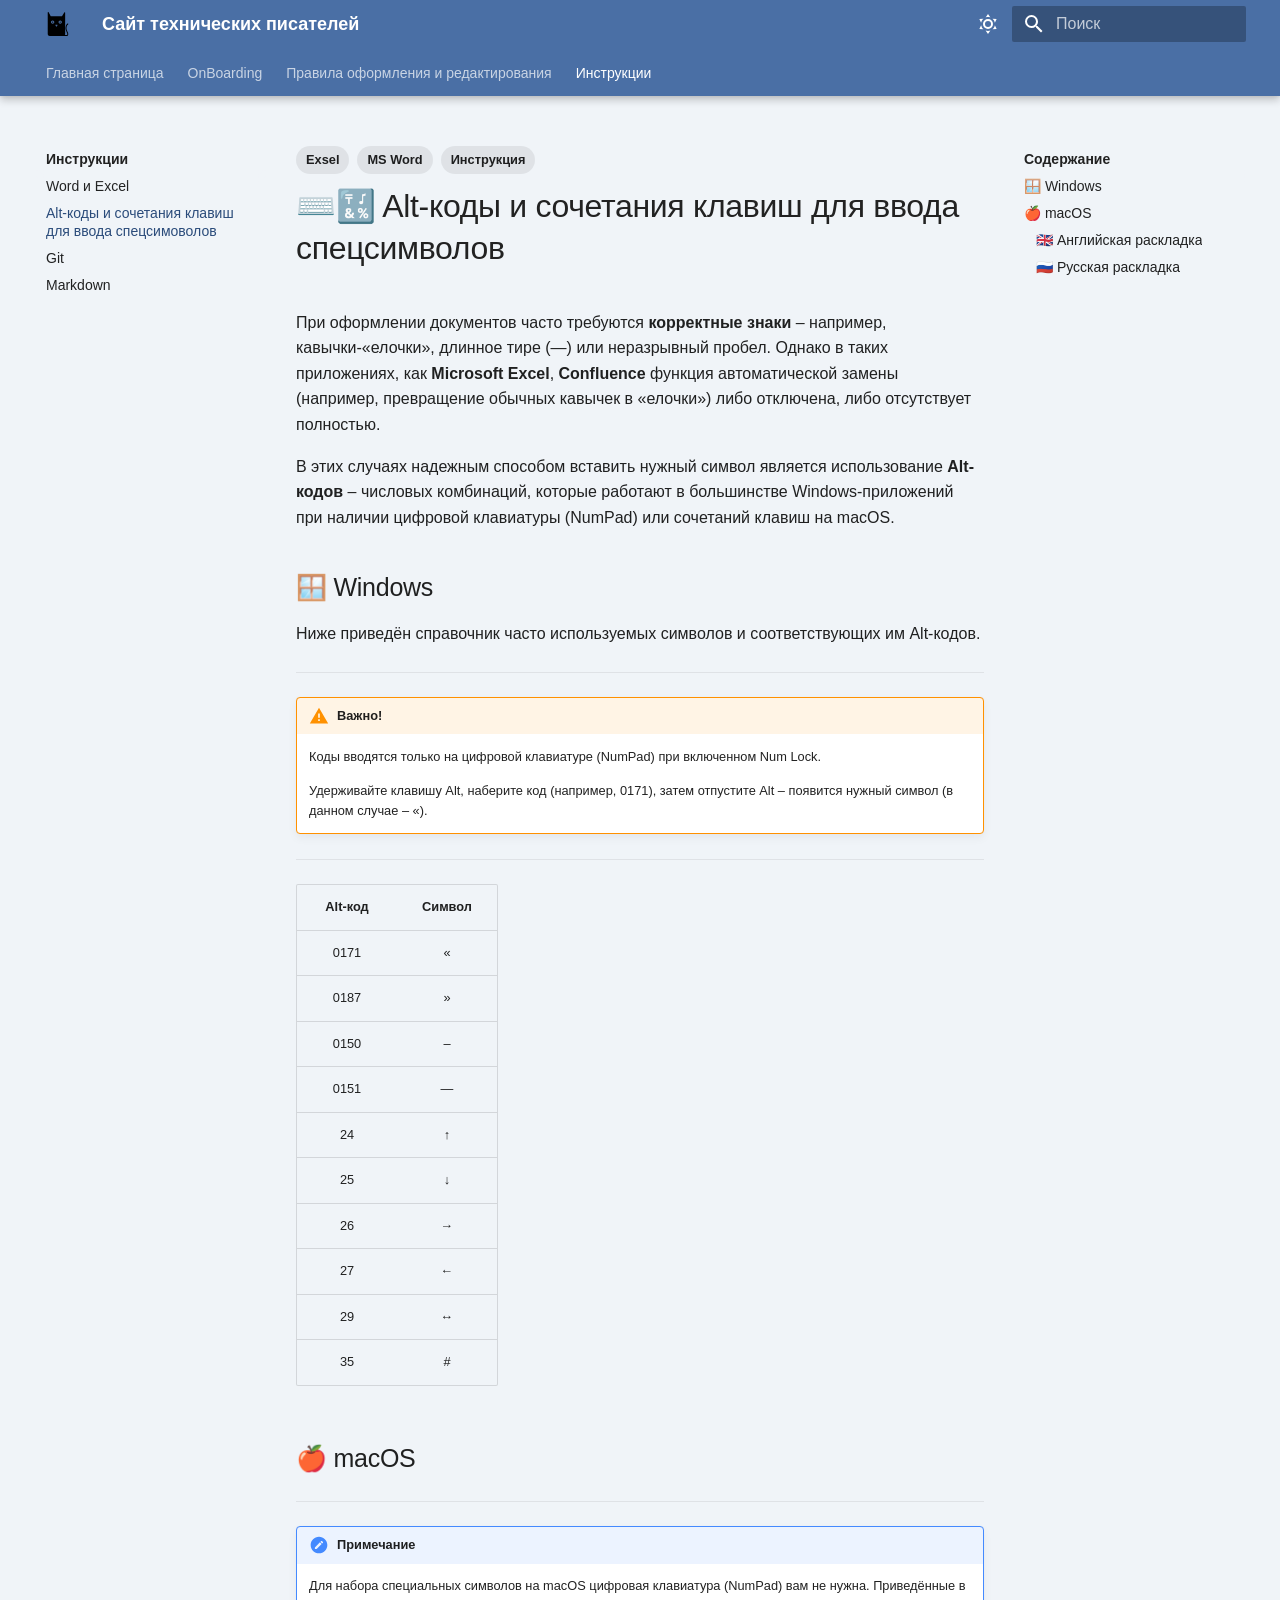
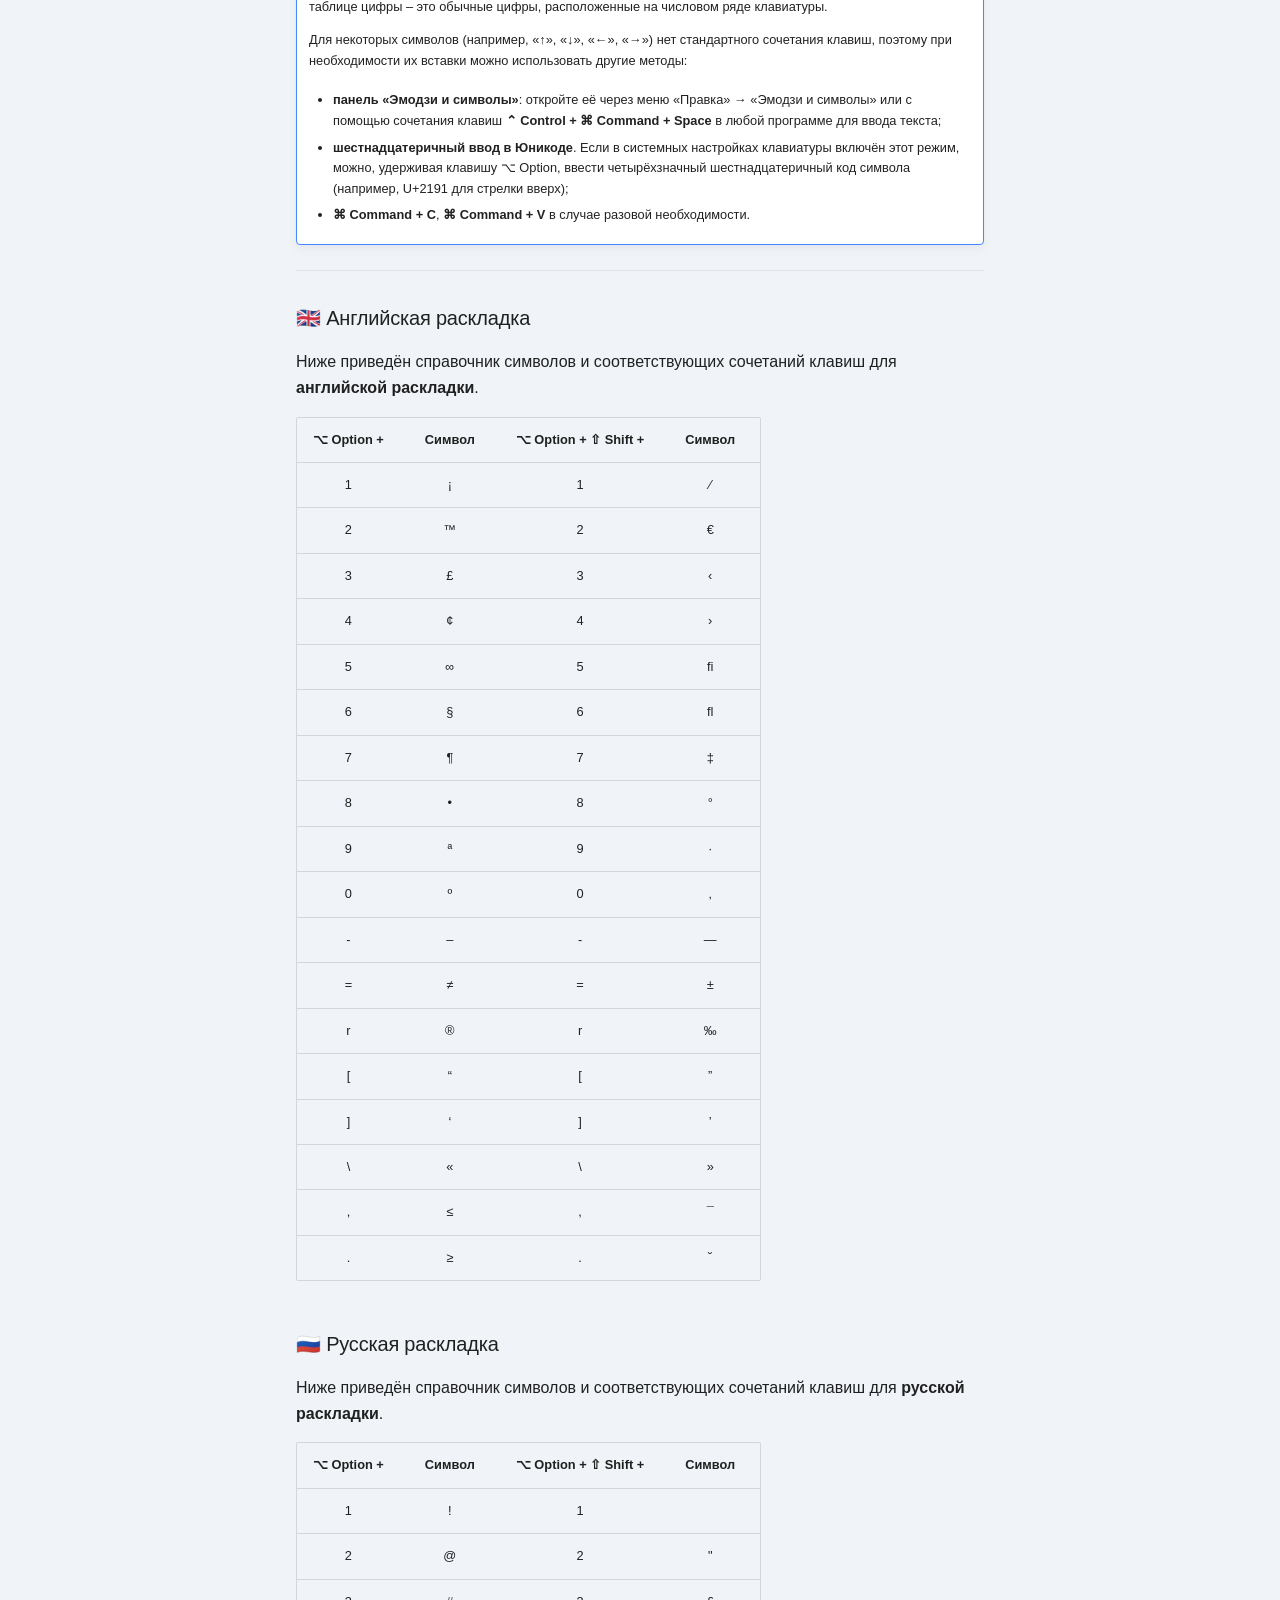
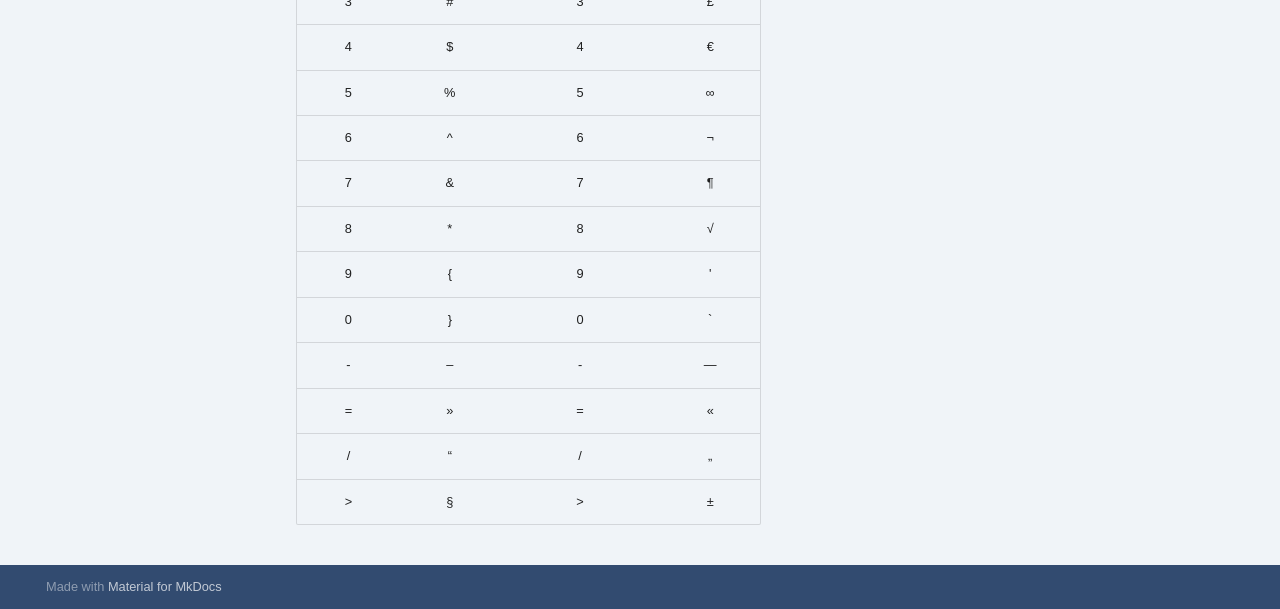
<file: codes/index.html>
<!DOCTYPE html><html lang="ru" class="no-js"><head>
    
      <meta charset="utf-8">
      <meta name="viewport" content="width=device-width,initial-scale=1">
      
        <meta name="description" content="Проект для техписов">
      
      
      
      
        <link rel="prev" href="../Instructions_word/">
      
      
        <link rel="next" href="../git/">
      
      
        
      
      
      <link rel="icon" href="../images/black-cat-cat-svgrepo-com.svg">
      <meta name="generator" content="mkdocs-1.6.1, mkdocs-material-9.7.6">
    
    
      
        <title>Alt-коды и сочетания клавиш для ввода спецсимоволов - Сайт технических писателей</title>
      
    
    
      <link rel="stylesheet" href="../assets/stylesheets/main.484c7ddc.min.css">
      
        
        <link rel="stylesheet" href="../assets/stylesheets/palette.ab4e12ef.min.css">
      
      


    
    
      
    
    
      
        
        
        <link rel="preconnect" href="https://fonts.gstatic.com" crossorigin="">
        <link rel="stylesheet" href="https://fonts.googleapis.com/css?family=Arial:300,300i,400,400i,700,700i%7CRoboto+Mono:400,400i,700,700i&amp;display=fallback">
        <style>:root{--md-text-font:"Arial";--md-code-font:"Roboto Mono"}</style>
      
    
    
      <link rel="stylesheet" href="../css/extra.css">
    
    <script>__md_scope=new URL("..",location),__md_hash=e=>[...e].reduce(((e,_)=>(e<<5)-e+_.charCodeAt(0)),0),__md_get=(e,_=localStorage,t=__md_scope)=>JSON.parse(_.getItem(t.pathname+"."+e)),__md_set=(e,_,t=localStorage,a=__md_scope)=>{try{t.setItem(a.pathname+"."+e,JSON.stringify(_))}catch(e){}}</script>
    
      

    
    
  <link href="../assets/stylesheets/glightbox.min.css" rel="stylesheet"><script src="../assets/javascripts/glightbox.min.js"></script><style id="glightbox-style">
            html.glightbox-open { overflow: initial; height: 100%; }
            .gslide-title { margin-top: 0px; user-select: text; }
            .gslide-desc { color: #666; user-select: text; }
            .gslide-image img { background: white; }
            .gscrollbar-fixer { padding-right: 15px; }
            .gdesc-inner { font-size: 0.75rem; }
            body[data-md-color-scheme="slate"] .gdesc-inner { background: var(--md-default-bg-color); }
            body[data-md-color-scheme="slate"] .gslide-title { color: var(--md-default-fg-color); }
            body[data-md-color-scheme="slate"] .gslide-desc { color: var(--md-default-fg-color); }
        </style></head>
  
  
    
    
      
    
    
    
    
    <body dir="ltr" data-md-color-scheme="my-scheme" data-md-color-primary="pink" data-md-color-accent="purple">
  
    
    <input class="md-toggle" data-md-toggle="drawer" type="checkbox" id="__drawer" autocomplete="off">
    <input class="md-toggle" data-md-toggle="search" type="checkbox" id="__search" autocomplete="off">
    <label class="md-overlay" for="__drawer"></label>
    <div data-md-component="skip">
      
        
        <a href="#alt-" class="md-skip">
          Перейти к содержанию
        </a>
      
    </div>
    <div data-md-component="announce">
      
    </div>
    
    
      

  

<header class="md-header md-header--shadow md-header--lifted" data-md-component="header">
  <nav class="md-header__inner md-grid" aria-label="Верхний колонтитул">
    <a href=".." title="Сайт технических писателей" class="md-header__button md-logo" aria-label="Сайт технических писателей" data-md-component="logo">
      
  <img src="../images/cat-in-black-silhouette-svgrepo-com.svg" alt="logo">

    </a>
    <label class="md-header__button md-icon" for="__drawer">
      
      <svg xmlns="http://www.w3.org/2000/svg" viewBox="0 0 24 24"><path d="M3 6h18v2H3zm0 5h18v2H3zm0 5h18v2H3z"></path></svg>
    </label>
    <div class="md-header__title" data-md-component="header-title">
      <div class="md-header__ellipsis">
        <div class="md-header__topic">
          <span class="md-ellipsis">
            Сайт технических писателей
          </span>
        </div>
        <div class="md-header__topic" data-md-component="header-topic">
          <span class="md-ellipsis">
            
              Alt-коды и сочетания клавиш для ввода спецсимоволов
            
          </span>
        </div>
      </div>
    </div>
    
      
        <form class="md-header__option" data-md-component="palette">
  
    
    
    
    <input class="md-option" data-md-color-media="" data-md-color-scheme="my-scheme" data-md-color-primary="pink" data-md-color-accent="purple" aria-label="Выключить солнышко" type="radio" name="__palette" id="__palette_0">
    
      <label class="md-header__button md-icon" title="Выключить солнышко" for="__palette_1" hidden="">
        <svg xmlns="http://www.w3.org/2000/svg" viewBox="0 0 24 24"><path d="M12 7a5 5 0 0 1 5 5 5 5 0 0 1-5 5 5 5 0 0 1-5-5 5 5 0 0 1 5-5m0 2a3 3 0 0 0-3 3 3 3 0 0 0 3 3 3 3 0 0 0 3-3 3 3 0 0 0-3-3m0-7 2.39 3.42C13.65 5.15 12.84 5 12 5s-1.65.15-2.39.42zM3.34 7l4.16-.35A7.2 7.2 0 0 0 5.94 8.5c-.44.74-.69 1.5-.83 2.29zm.02 10 1.76-3.77a7.131 7.131 0 0 0 2.38 4.14zM20.65 7l-1.77 3.79a7.02 7.02 0 0 0-2.38-4.15zm-.01 10-4.14.36c.59-.51 1.12-1.14 1.54-1.86.42-.73.69-1.5.83-2.29zM12 22l-2.41-3.44c.74.27 1.55.44 2.41.44.82 0 1.63-.17 2.37-.44z"></path></svg>
      </label>
    
  
    
    
    
    <input class="md-option" data-md-color-media="" data-md-color-scheme="slate" data-md-color-primary="deep-purple" data-md-color-accent="blue" aria-label="Включить солнышко" type="radio" name="__palette" id="__palette_1">
    
      <label class="md-header__button md-icon" title="Включить солнышко" for="__palette_0" hidden="">
        <svg xmlns="http://www.w3.org/2000/svg" viewBox="0 0 24 24"><path d="m17.75 4.09-2.53 1.94.91 3.06-2.63-1.81-2.63 1.81.91-3.06-2.53-1.94L12.44 4l1.06-3 1.06 3zm3.5 6.91-1.64 1.25.59 1.98-1.7-1.17-1.7 1.17.59-1.98L15.75 11l2.06-.05L18.5 9l.69 1.95zm-2.28 4.95c.83-.08 1.72 1.1 1.19 1.85-.32.45-.66.87-1.08 1.27C15.17 23 8.84 23 4.94 19.07c-3.91-3.9-3.91-10.24 0-14.14.4-.4.82-.76 1.27-1.08.75-.53 1.93.36 1.85 1.19-.27 2.86.69 5.83 2.89 8.02a9.96 9.96 0 0 0 8.02 2.89m-1.64 2.02a12.08 12.08 0 0 1-7.8-3.47c-2.17-2.19-3.33-5-3.49-7.82-2.81 3.14-2.7 7.96.31 10.98 3.02 3.01 7.84 3.12 10.98.31"></path></svg>
      </label>
    
  
</form>
      
    
    
      <script>var palette=__md_get("__palette");if(palette&&palette.color){if("(prefers-color-scheme)"===palette.color.media){var media=matchMedia("(prefers-color-scheme: light)"),input=document.querySelector(media.matches?"[data-md-color-media='(prefers-color-scheme: light)']":"[data-md-color-media='(prefers-color-scheme: dark)']");palette.color.media=input.getAttribute("data-md-color-media"),palette.color.scheme=input.getAttribute("data-md-color-scheme"),palette.color.primary=input.getAttribute("data-md-color-primary"),palette.color.accent=input.getAttribute("data-md-color-accent")}for(var[key,value]of Object.entries(palette.color))document.body.setAttribute("data-md-color-"+key,value)}</script>
    
    
    
      
      
        <label class="md-header__button md-icon" for="__search">
          
          <svg xmlns="http://www.w3.org/2000/svg" viewBox="0 0 24 24"><path d="M9.5 3A6.5 6.5 0 0 1 16 9.5c0 1.61-.59 3.09-1.56 4.23l.27.27h.79l5 5-1.5 1.5-5-5v-.79l-.27-.27A6.52 6.52 0 0 1 9.5 16 6.5 6.5 0 0 1 3 9.5 6.5 6.5 0 0 1 9.5 3m0 2C7 5 5 7 5 9.5S7 14 9.5 14 14 12 14 9.5 12 5 9.5 5"></path></svg>
        </label>
        <div class="md-search" data-md-component="search" role="dialog">
  <label class="md-search__overlay" for="__search"></label>
  <div class="md-search__inner" role="search">
    <form class="md-search__form" name="search">
      <input type="text" class="md-search__input" name="query" aria-label="Поиск" placeholder="Поиск" autocapitalize="off" autocorrect="off" autocomplete="off" spellcheck="false" data-md-component="search-query" required="">
      <label class="md-search__icon md-icon" for="__search">
        
        <svg xmlns="http://www.w3.org/2000/svg" viewBox="0 0 24 24"><path d="M9.5 3A6.5 6.5 0 0 1 16 9.5c0 1.61-.59 3.09-1.56 4.23l.27.27h.79l5 5-1.5 1.5-5-5v-.79l-.27-.27A6.52 6.52 0 0 1 9.5 16 6.5 6.5 0 0 1 3 9.5 6.5 6.5 0 0 1 9.5 3m0 2C7 5 5 7 5 9.5S7 14 9.5 14 14 12 14 9.5 12 5 9.5 5"></path></svg>
        
        <svg xmlns="http://www.w3.org/2000/svg" viewBox="0 0 24 24"><path d="M20 11v2H8l5.5 5.5-1.42 1.42L4.16 12l7.92-7.92L13.5 5.5 8 11z"></path></svg>
      </label>
      <nav class="md-search__options" aria-label="Поиск">
        
        <button type="reset" class="md-search__icon md-icon" title="Очистить" aria-label="Очистить" tabindex="-1">
          
          <svg xmlns="http://www.w3.org/2000/svg" viewBox="0 0 24 24"><path d="M19 6.41 17.59 5 12 10.59 6.41 5 5 6.41 10.59 12 5 17.59 6.41 19 12 13.41 17.59 19 19 17.59 13.41 12z"></path></svg>
        </button>
      </nav>
      
        <div class="md-search__suggest" data-md-component="search-suggest"></div>
      
    </form>
    <div class="md-search__output">
      <div class="md-search__scrollwrap" tabindex="0" data-md-scrollfix="">
        <div class="md-search-result" data-md-component="search-result">
          <div class="md-search-result__meta">
            Инициализация поиска
          </div>
          <ol class="md-search-result__list" role="presentation"></ol>
        </div>
      </div>
    </div>
  </div>
</div>
      
    
    
  </nav>
  
    
      
<nav class="md-tabs" aria-label="Вкладки" data-md-component="tabs">
  <div class="md-grid">
    <ul class="md-tabs__list">
      
        
  
  
  
  
    <li class="md-tabs__item">
      <a href=".." class="md-tabs__link">
        
  
  
    
  
  Главная страница

      </a>
    </li>
  

      
        
  
  
  
  
    <li class="md-tabs__item">
      <a href="../onboarding/" class="md-tabs__link">
        
  
  
    
  
  OnBoarding

      </a>
    </li>
  

      
        
  
  
  
  
    
    
      <li class="md-tabs__item">
        <a href="../check-list/" class="md-tabs__link">
          
  
  
    
  
  Правила оформления и редактирования

        </a>
      </li>
    
  

      
        
  
  
  
    
  
  
    
    
      <li class="md-tabs__item md-tabs__item--active">
        <a href="../Instructions_word/" class="md-tabs__link">
          
  
  
    
  
  Инструкции

        </a>
      </li>
    
  

      
    </ul>
  </div>
</nav>
    
  
</header>
    
    <div class="md-container" data-md-component="container">
      
      
        
      
      <main class="md-main" data-md-component="main">
        <div class="md-main__inner md-grid">
          
            
              
              <div class="md-sidebar md-sidebar--primary" data-md-component="sidebar" data-md-type="navigation">
                <div class="md-sidebar__scrollwrap">
                  <div class="md-sidebar__inner">
                    


  


<nav class="md-nav md-nav--primary md-nav--lifted" aria-label="Навигация" data-md-level="0">
  <label class="md-nav__title" for="__drawer">
    <a href=".." title="Сайт технических писателей" class="md-nav__button md-logo" aria-label="Сайт технических писателей" data-md-component="logo">
      
  <img src="../images/cat-in-black-silhouette-svgrepo-com.svg" alt="logo">

    </a>
    Сайт технических писателей
  </label>
  
  <ul class="md-nav__list" data-md-scrollfix="">
    
      
      
  
  
  
  
    <li class="md-nav__item">
      <a href=".." class="md-nav__link">
        
  
  
  <span class="md-ellipsis">
    
  
    Главная страница
  

    
  </span>
  
  

      </a>
    </li>
  

    
      
      
  
  
  
  
    <li class="md-nav__item">
      <a href="../onboarding/" class="md-nav__link">
        
  
  
  <span class="md-ellipsis">
    
  
    OnBoarding
  

    
  </span>
  
  

      </a>
    </li>
  

    
      
      
  
  
  
  
    
    
      
        
      
        
      
        
      
        
      
        
      
    
    
    
      
      
    
    
    <li class="md-nav__item md-nav__item--nested">
      
        
        
        <input class="md-nav__toggle md-toggle " type="checkbox" id="__nav_3">
        
          
          <label class="md-nav__link" for="__nav_3" id="__nav_3_label" tabindex="0">
            
  
  
  <span class="md-ellipsis">
    
  
    Правила оформления и редактирования
  

    
  </span>
  
  

            <span class="md-nav__icon md-icon"></span>
          </label>
        
        <nav class="md-nav" data-md-level="1" aria-labelledby="__nav_3_label" aria-expanded="false">
          <label class="md-nav__title" for="__nav_3">
            <span class="md-nav__icon md-icon"></span>
            
  
    Правила оформления и редактирования
  

          </label>
          <ul class="md-nav__list" data-md-scrollfix="">
            
              
                
  
  
  
  
    <li class="md-nav__item">
      <a href="../check-list/" class="md-nav__link">
        
  
  
  <span class="md-ellipsis">
    
  
    Чек-лист проверки документа
  

    
  </span>
  
  

      </a>
    </li>
  

              
            
              
                
  
  
  
  
    <li class="md-nav__item">
      <a href="../decimal_numbers/" class="md-nav__link">
        
  
  
  <span class="md-ellipsis">
    
  
    Правила присваивания децимальных номеров
  

    
  </span>
  
  

      </a>
    </li>
  

              
            
              
                
  
  
  
  
    <li class="md-nav__item">
      <a href="../redpolitika/" class="md-nav__link">
        
  
  
  <span class="md-ellipsis">
    
  
    Редполитика документации
  

    
  </span>
  
  

      </a>
    </li>
  

              
            
              
                
  
  
  
  
    <li class="md-nav__item">
      <a href="../templates/" class="md-nav__link">
        
  
  
  <span class="md-ellipsis">
    
  
    Шаблоны документов
  

    
  </span>
  
  

      </a>
    </li>
  

              
            
              
                
  
  
  
  
    <li class="md-nav__item">
      <a href="../standarts/" class="md-nav__link">
        
  
  
  <span class="md-ellipsis">
    
  
    Перечень действующих стандартов для АС
  

    
  </span>
  
  

      </a>
    </li>
  

              
            
          </ul>
        </nav>
      
    </li>
  

    
      
      
  
  
    
  
  
  
    
    
      
        
      
        
      
        
      
        
      
    
    
    
      
        
        
      
      
    
    
    <li class="md-nav__item md-nav__item--active md-nav__item--section md-nav__item--nested">
      
        
        
        <input class="md-nav__toggle md-toggle " type="checkbox" id="__nav_4" checked="">
        
          
          <label class="md-nav__link" for="__nav_4" id="__nav_4_label" tabindex="">
            
  
  
  <span class="md-ellipsis">
    
  
    Инструкции
  

    
  </span>
  
  

            <span class="md-nav__icon md-icon"></span>
          </label>
        
        <nav class="md-nav" data-md-level="1" aria-labelledby="__nav_4_label" aria-expanded="true">
          <label class="md-nav__title" for="__nav_4">
            <span class="md-nav__icon md-icon"></span>
            
  
    Инструкции
  

          </label>
          <ul class="md-nav__list" data-md-scrollfix="">
            
              
                
  
  
  
  
    <li class="md-nav__item">
      <a href="../Instructions_word/" class="md-nav__link">
        
  
  
  <span class="md-ellipsis">
    
  
    Word и Excel
  

    
  </span>
  
  

      </a>
    </li>
  

              
            
              
                
  
  
    
  
  
  
    <li class="md-nav__item md-nav__item--active">
      
      <input class="md-nav__toggle md-toggle" type="checkbox" id="__toc">
      
      
        
      
      
        <label class="md-nav__link md-nav__link--active" for="__toc">
          
  
  
  <span class="md-ellipsis">
    
  
    Alt-коды и сочетания клавиш для ввода спецсимоволов
  

    
  </span>
  
  

          <span class="md-nav__icon md-icon"></span>
        </label>
      
      <a href="./" class="md-nav__link md-nav__link--active">
        
  
  
  <span class="md-ellipsis">
    
  
    Alt-коды и сочетания клавиш для ввода спецсимоволов
  

    
  </span>
  
  

      </a>
      
        

<nav class="md-nav md-nav--secondary" aria-label="Содержание">
  
  
  
    
  
  
    <label class="md-nav__title" for="__toc">
      <span class="md-nav__icon md-icon"></span>
      Содержание
    </label>
    <ul class="md-nav__list" data-md-component="toc" data-md-scrollfix="">
      
        <li class="md-nav__item">
  <a href="#windows" class="md-nav__link">
    <span class="md-ellipsis">
      
        🪟 Windows
      
    </span>
  </a>
  
</li>
      
        <li class="md-nav__item">
  <a href="#macos" class="md-nav__link">
    <span class="md-ellipsis">
      
        🍎 macOS
      
    </span>
  </a>
  
    <nav class="md-nav" aria-label="🍎 macOS">
      <ul class="md-nav__list">
        
          <li class="md-nav__item">
  <a href="#_1" class="md-nav__link">
    <span class="md-ellipsis">
      
        🇬🇧 Английская раскладка
      
    </span>
  </a>
  
</li>
        
          <li class="md-nav__item">
  <a href="#_2" class="md-nav__link">
    <span class="md-ellipsis">
      
        🇷🇺 Русская раскладка
      
    </span>
  </a>
  
</li>
        
      </ul>
    </nav>
  
</li>
      
    </ul>
  
</nav>
      
    </li>
  

              
            
              
                
  
  
  
  
    <li class="md-nav__item">
      <a href="../git/" class="md-nav__link">
        
  
  
  <span class="md-ellipsis">
    
  
    Git
  

    
  </span>
  
  

      </a>
    </li>
  

              
            
              
                
  
  
  
  
    <li class="md-nav__item">
      <a href="../mkdocs/" class="md-nav__link">
        
  
  
  <span class="md-ellipsis">
    
  
    Markdown
  

    
  </span>
  
  

      </a>
    </li>
  

              
            
          </ul>
        </nav>
      
    </li>
  

    
  </ul>
</nav>
                  </div>
                </div>
              </div>
            
            
              
              <div class="md-sidebar md-sidebar--secondary" data-md-component="sidebar" data-md-type="toc">
                <div class="md-sidebar__scrollwrap">
                  <div class="md-sidebar__inner">
                    

<nav class="md-nav md-nav--secondary" aria-label="Содержание">
  
  
  
    
  
  
    <label class="md-nav__title" for="__toc">
      <span class="md-nav__icon md-icon"></span>
      Содержание
    </label>
    <ul class="md-nav__list" data-md-component="toc" data-md-scrollfix="">
      
        <li class="md-nav__item">
  <a href="#windows" class="md-nav__link">
    <span class="md-ellipsis">
      
        🪟 Windows
      
    </span>
  </a>
  
</li>
      
        <li class="md-nav__item">
  <a href="#macos" class="md-nav__link">
    <span class="md-ellipsis">
      
        🍎 macOS
      
    </span>
  </a>
  
    <nav class="md-nav" aria-label="🍎 macOS">
      <ul class="md-nav__list">
        
          <li class="md-nav__item">
  <a href="#_1" class="md-nav__link">
    <span class="md-ellipsis">
      
        🇬🇧 Английская раскладка
      
    </span>
  </a>
  
</li>
        
          <li class="md-nav__item">
  <a href="#_2" class="md-nav__link">
    <span class="md-ellipsis">
      
        🇷🇺 Русская раскладка
      
    </span>
  </a>
  
</li>
        
      </ul>
    </nav>
  
</li>
      
    </ul>
  
</nav>
                  </div>
                </div>
              </div>
            
          
          
            <div class="md-content" data-md-component="content">
              
              <article class="md-content__inner md-typeset">
                
                  

  <nav class="md-tags">
    
      
      
      
      
        <a href="../tags/#tag:exsel" class="md-tag">Exsel</a>
      
    
      
      
      
      
        <a href="../tags/#tag:ms-word" class="md-tag">MS Word</a>
      
    
      
      
      
      
        <a href="../tags/#tag:инструкция" class="md-tag">Инструкция</a>
      
    
  </nav>



<h1 id="alt-">⌨️🔣 Alt-коды и сочетания клавиш для ввода спецсимволов</h1>
<p>При оформлении документов часто требуются <strong>корректные знаки</strong> – например, кавычки-«елочки», длинное тире (—) или неразрывный пробел. Однако в таких приложениях, как <strong>Microsoft Excel</strong>, <strong>Confluence</strong> функция автоматической замены (например, превращение обычных кавычек в «елочки») либо отключена, либо отсутствует полностью.</p>
<p>В этих случаях надежным способом вставить нужный символ является использование <strong>Alt-кодов</strong> – числовых комбинаций, которые работают в большинстве Windows-приложений при наличии цифровой клавиатуры (NumPad) или сочетаний клавиш на macOS.</p>
<h2 id="windows">🪟 Windows</h2>
<p>Ниже приведён справочник часто используемых символов и соответствующих им Alt-кодов.</p>
<hr>
<div class="admonition warning">
<p class="admonition-title">Важно!</p>
<p>Коды вводятся только на цифровой клавиатуре (NumPad) при включенном Num Lock.</p>
<p>Удерживайте клавишу Alt, наберите код (например, 0171), затем отпустите Alt – появится нужный символ (в данном случае – «).</p>
</div>
<hr>
<table>
<thead>
<tr>
<th style="text-align: center;">Alt-код</th>
<th style="text-align: center;">Символ</th>
</tr>
</thead>
<tbody>
<tr>
<td style="text-align: center;">0171</td>
<td style="text-align: center;">«</td>
</tr>
<tr>
<td style="text-align: center;">0187</td>
<td style="text-align: center;">»</td>
</tr>
<tr>
<td style="text-align: center;">0150</td>
<td style="text-align: center;">–</td>
</tr>
<tr>
<td style="text-align: center;">0151</td>
<td style="text-align: center;">—</td>
</tr>
<tr>
<td style="text-align: center;">24</td>
<td style="text-align: center;">↑</td>
</tr>
<tr>
<td style="text-align: center;">25</td>
<td style="text-align: center;">↓</td>
</tr>
<tr>
<td style="text-align: center;">26</td>
<td style="text-align: center;">→</td>
</tr>
<tr>
<td style="text-align: center;">27</td>
<td style="text-align: center;">←</td>
</tr>
<tr>
<td style="text-align: center;">29</td>
<td style="text-align: center;">↔</td>
</tr>
<tr>
<td style="text-align: center;">35</td>
<td style="text-align: center;">#</td>
</tr>
</tbody>
</table>
<h2 id="macos">🍎 macOS</h2>
<hr>
<div class="admonition note">
<p class="admonition-title">Примечание</p>
<p>Для набора специальных символов на macOS цифровая клавиатура (NumPad) вам не нужна.
Приведённые в таблице цифры – это обычные цифры, расположенные на числовом ряде клавиатуры.</p>
<p>Для некоторых символов (например, «↑», «↓», «←», «→») нет стандартного сочетания клавиш, поэтому при необходимости их вставки можно использовать другие методы:</p>
<ul>
<li>
<p><strong>панель «Эмодзи и символы»</strong>: откройте её через меню «Правка» → «Эмодзи и символы» или с помощью сочетания клавиш <strong>⌃ Control + ⌘ Command + Space</strong> в любой программе для ввода текста;</p>
</li>
<li>
<p><strong>шестнадцатеричный ввод в Юникоде</strong>. Если в системных настройках клавиатуры включён этот режим, можно, удерживая клавишу ⌥ Option, ввести четырёхзначный шестнадцатеричный код символа (например, U+2191 для стрелки вверх);</p>
</li>
<li>
<p><strong>⌘ Command + C</strong>, <strong>⌘ Command + V</strong> в случае разовой необходимости.</p>
</li>
</ul>
</div>
<hr>
<h3 id="_1">🇬🇧 Английская раскладка</h3>
<p>Ниже приведён справочник символов и соответствующих сочетаний клавиш для <strong>английской раскладки</strong>.</p>
<table>
<thead>
<tr>
<th style="text-align: center;">⌥ Option +</th>
<th style="text-align: center;">Символ</th>
<th style="text-align: center;">⌥ Option + ⇧ Shift +</th>
<th style="text-align: center;">Символ</th>
</tr>
</thead>
<tbody>
<tr>
<td style="text-align: center;">1</td>
<td style="text-align: center;">¡</td>
<td style="text-align: center;">1</td>
<td style="text-align: center;">⁄</td>
</tr>
<tr>
<td style="text-align: center;">2</td>
<td style="text-align: center;">™</td>
<td style="text-align: center;">2</td>
<td style="text-align: center;">€</td>
</tr>
<tr>
<td style="text-align: center;">3</td>
<td style="text-align: center;">£</td>
<td style="text-align: center;">3</td>
<td style="text-align: center;">‹</td>
</tr>
<tr>
<td style="text-align: center;">4</td>
<td style="text-align: center;">¢</td>
<td style="text-align: center;">4</td>
<td style="text-align: center;">›</td>
</tr>
<tr>
<td style="text-align: center;">5</td>
<td style="text-align: center;">∞</td>
<td style="text-align: center;">5</td>
<td style="text-align: center;">ﬁ</td>
</tr>
<tr>
<td style="text-align: center;">6</td>
<td style="text-align: center;">§</td>
<td style="text-align: center;">6</td>
<td style="text-align: center;">ﬂ</td>
</tr>
<tr>
<td style="text-align: center;">7</td>
<td style="text-align: center;">¶</td>
<td style="text-align: center;">7</td>
<td style="text-align: center;">‡</td>
</tr>
<tr>
<td style="text-align: center;">8</td>
<td style="text-align: center;">•</td>
<td style="text-align: center;">8</td>
<td style="text-align: center;">°</td>
</tr>
<tr>
<td style="text-align: center;">9</td>
<td style="text-align: center;">ª</td>
<td style="text-align: center;">9</td>
<td style="text-align: center;">·</td>
</tr>
<tr>
<td style="text-align: center;">0</td>
<td style="text-align: center;">º</td>
<td style="text-align: center;">0</td>
<td style="text-align: center;">‚</td>
</tr>
<tr>
<td style="text-align: center;">-</td>
<td style="text-align: center;">–</td>
<td style="text-align: center;">-</td>
<td style="text-align: center;">—</td>
</tr>
<tr>
<td style="text-align: center;">=</td>
<td style="text-align: center;">≠</td>
<td style="text-align: center;">=</td>
<td style="text-align: center;">±</td>
</tr>
<tr>
<td style="text-align: center;">r</td>
<td style="text-align: center;">®</td>
<td style="text-align: center;">r</td>
<td style="text-align: center;">‰</td>
</tr>
<tr>
<td style="text-align: center;">[</td>
<td style="text-align: center;">“</td>
<td style="text-align: center;">[</td>
<td style="text-align: center;">”</td>
</tr>
<tr>
<td style="text-align: center;">]</td>
<td style="text-align: center;">‘</td>
<td style="text-align: center;">]</td>
<td style="text-align: center;">’</td>
</tr>
<tr>
<td style="text-align: center;">\</td>
<td style="text-align: center;">«</td>
<td style="text-align: center;">\</td>
<td style="text-align: center;">»</td>
</tr>
<tr>
<td style="text-align: center;">,</td>
<td style="text-align: center;">≤</td>
<td style="text-align: center;">,</td>
<td style="text-align: center;">¯</td>
</tr>
<tr>
<td style="text-align: center;">.</td>
<td style="text-align: center;">≥</td>
<td style="text-align: center;">.</td>
<td style="text-align: center;">˘</td>
</tr>
</tbody>
</table>
<h3 id="_2">🇷🇺 Русская раскладка</h3>
<p>Ниже приведён справочник символов и соответствующих сочетаний клавиш для <strong>русской раскладки</strong>.</p>
<table>
<thead>
<tr>
<th style="text-align: center;">⌥ Option +</th>
<th style="text-align: center;">Символ</th>
<th style="text-align: center;">⌥ Option + ⇧ Shift +</th>
<th style="text-align: center;">Символ</th>
</tr>
</thead>
<tbody>
<tr>
<td style="text-align: center;">1</td>
<td style="text-align: center;">!</td>
<td style="text-align: center;">1</td>
<td style="text-align: center;"></td>
</tr>
<tr>
<td style="text-align: center;">2</td>
<td style="text-align: center;">@</td>
<td style="text-align: center;">2</td>
<td style="text-align: center;">"</td>
</tr>
<tr>
<td style="text-align: center;">3</td>
<td style="text-align: center;">#</td>
<td style="text-align: center;">3</td>
<td style="text-align: center;">£</td>
</tr>
<tr>
<td style="text-align: center;">4</td>
<td style="text-align: center;">$</td>
<td style="text-align: center;">4</td>
<td style="text-align: center;">€</td>
</tr>
<tr>
<td style="text-align: center;">5</td>
<td style="text-align: center;">%</td>
<td style="text-align: center;">5</td>
<td style="text-align: center;">∞</td>
</tr>
<tr>
<td style="text-align: center;">6</td>
<td style="text-align: center;">^</td>
<td style="text-align: center;">6</td>
<td style="text-align: center;">¬</td>
</tr>
<tr>
<td style="text-align: center;">7</td>
<td style="text-align: center;">&amp;</td>
<td style="text-align: center;">7</td>
<td style="text-align: center;">¶</td>
</tr>
<tr>
<td style="text-align: center;">8</td>
<td style="text-align: center;">*</td>
<td style="text-align: center;">8</td>
<td style="text-align: center;">√</td>
</tr>
<tr>
<td style="text-align: center;">9</td>
<td style="text-align: center;">{</td>
<td style="text-align: center;">9</td>
<td style="text-align: center;">'</td>
</tr>
<tr>
<td style="text-align: center;">0</td>
<td style="text-align: center;">}</td>
<td style="text-align: center;">0</td>
<td style="text-align: center;">`</td>
</tr>
<tr>
<td style="text-align: center;">-</td>
<td style="text-align: center;">–</td>
<td style="text-align: center;">-</td>
<td style="text-align: center;">—</td>
</tr>
<tr>
<td style="text-align: center;">=</td>
<td style="text-align: center;">»</td>
<td style="text-align: center;">=</td>
<td style="text-align: center;">«</td>
</tr>
<tr>
<td style="text-align: center;">/</td>
<td style="text-align: center;">“</td>
<td style="text-align: center;">/</td>
<td style="text-align: center;">„</td>
</tr>
<tr>
<td style="text-align: center;">&gt;</td>
<td style="text-align: center;">§</td>
<td style="text-align: center;">&gt;</td>
<td style="text-align: center;">±</td>
</tr>
</tbody>
</table>







  
  






                
              </article>
            </div>
          
          
<script>var target=document.getElementById(location.hash.slice(1));target&&target.name&&(target.checked=target.name.startsWith("__tabbed_"))</script>
        </div>
        
          <button type="button" class="md-top md-icon" data-md-component="top" hidden="">
  
  <svg xmlns="http://www.w3.org/2000/svg" viewBox="0 0 24 24"><path d="M13 20h-2V8l-5.5 5.5-1.42-1.42L12 4.16l7.92 7.92-1.42 1.42L13 8z"></path></svg>
  К началу
</button>
        
      </main>
      
        <footer class="md-footer">
  
  <div class="md-footer-meta md-typeset">
    <div class="md-footer-meta__inner md-grid">
      <div class="md-copyright">
  
  
    Made with
    <a href="https://squidfunk.github.io/mkdocs-material/" target="_blank" rel="noopener">
      Material for MkDocs
    </a>
  
</div>
      
    </div>
  </div>
</footer>
      
    </div>
    <div class="md-dialog" data-md-component="dialog">
      <div class="md-dialog__inner md-typeset"></div>
    </div>
    
    
    
      
      
      <script id="__config" type="application/json">{"annotate": null, "base": "..", "features": ["navigation.indexes", "navigation.tabs", "navigation.tabs.sticky", "navigation.instant", "navigation.top", "search.suggest", "search.highlight", "content.code.copy"], "search": "../assets/javascripts/workers/search.2c215733.min.js", "tags": null, "translations": {"clipboard.copied": "\u0421\u043a\u043e\u043f\u0438\u0440\u043e\u0432\u0430\u043d\u043e \u0432 \u0431\u0443\u0444\u0435\u0440", "clipboard.copy": "\u041a\u043e\u043f\u0438\u0440\u043e\u0432\u0430\u0442\u044c \u0432 \u0431\u0443\u0444\u0435\u0440", "search.result.more.one": "\u0415\u0449\u0451 1 \u043d\u0430 \u044d\u0442\u043e\u0439 \u0441\u0442\u0440\u0430\u043d\u0438\u0446\u0435", "search.result.more.other": "\u0415\u0449\u0451 # \u043d\u0430 \u044d\u0442\u043e\u0439 \u0441\u0442\u0440\u0430\u043d\u0438\u0446\u0435", "search.result.none": "\u0421\u043e\u0432\u043f\u0430\u0434\u0435\u043d\u0438\u0439 \u043d\u0435 \u043d\u0430\u0439\u0434\u0435\u043d\u043e", "search.result.one": "\u041d\u0430\u0439\u0434\u0435\u043d\u043e 1 \u0441\u043e\u0432\u043f\u0430\u0434\u0435\u043d\u0438\u0435", "search.result.other": "\u041d\u0430\u0439\u0434\u0435\u043d\u043e \u0441\u043e\u0432\u043f\u0430\u0434\u0435\u043d\u0438\u0439: #", "search.result.placeholder": "\u041d\u0430\u0447\u043d\u0438\u0442\u0435 \u043f\u0435\u0447\u0430\u0442\u0430\u0442\u044c \u0434\u043b\u044f \u043f\u043e\u0438\u0441\u043a\u0430", "search.result.term.missing": "\u041e\u0442\u0441\u0443\u0442\u0441\u0442\u0432\u0443\u0435\u0442", "select.version": "\u0412\u044b\u0431\u0435\u0440\u0438\u0442\u0435 \u0432\u0435\u0440\u0441\u0438\u044e"}, "version": null}</script>
    
    
      <script src="../assets/javascripts/bundle.79ae519e.min.js"></script>
      
    
  
<script id="init-glightbox">const lightbox = GLightbox({"touchNavigation": true, "loop": false, "zoomable": true, "draggable": true, "openEffect": "zoom", "closeEffect": "zoom", "slideEffect": "slide"});
document$.subscribe(()=>{ lightbox.reload(); });
</script></body></html>
</file>
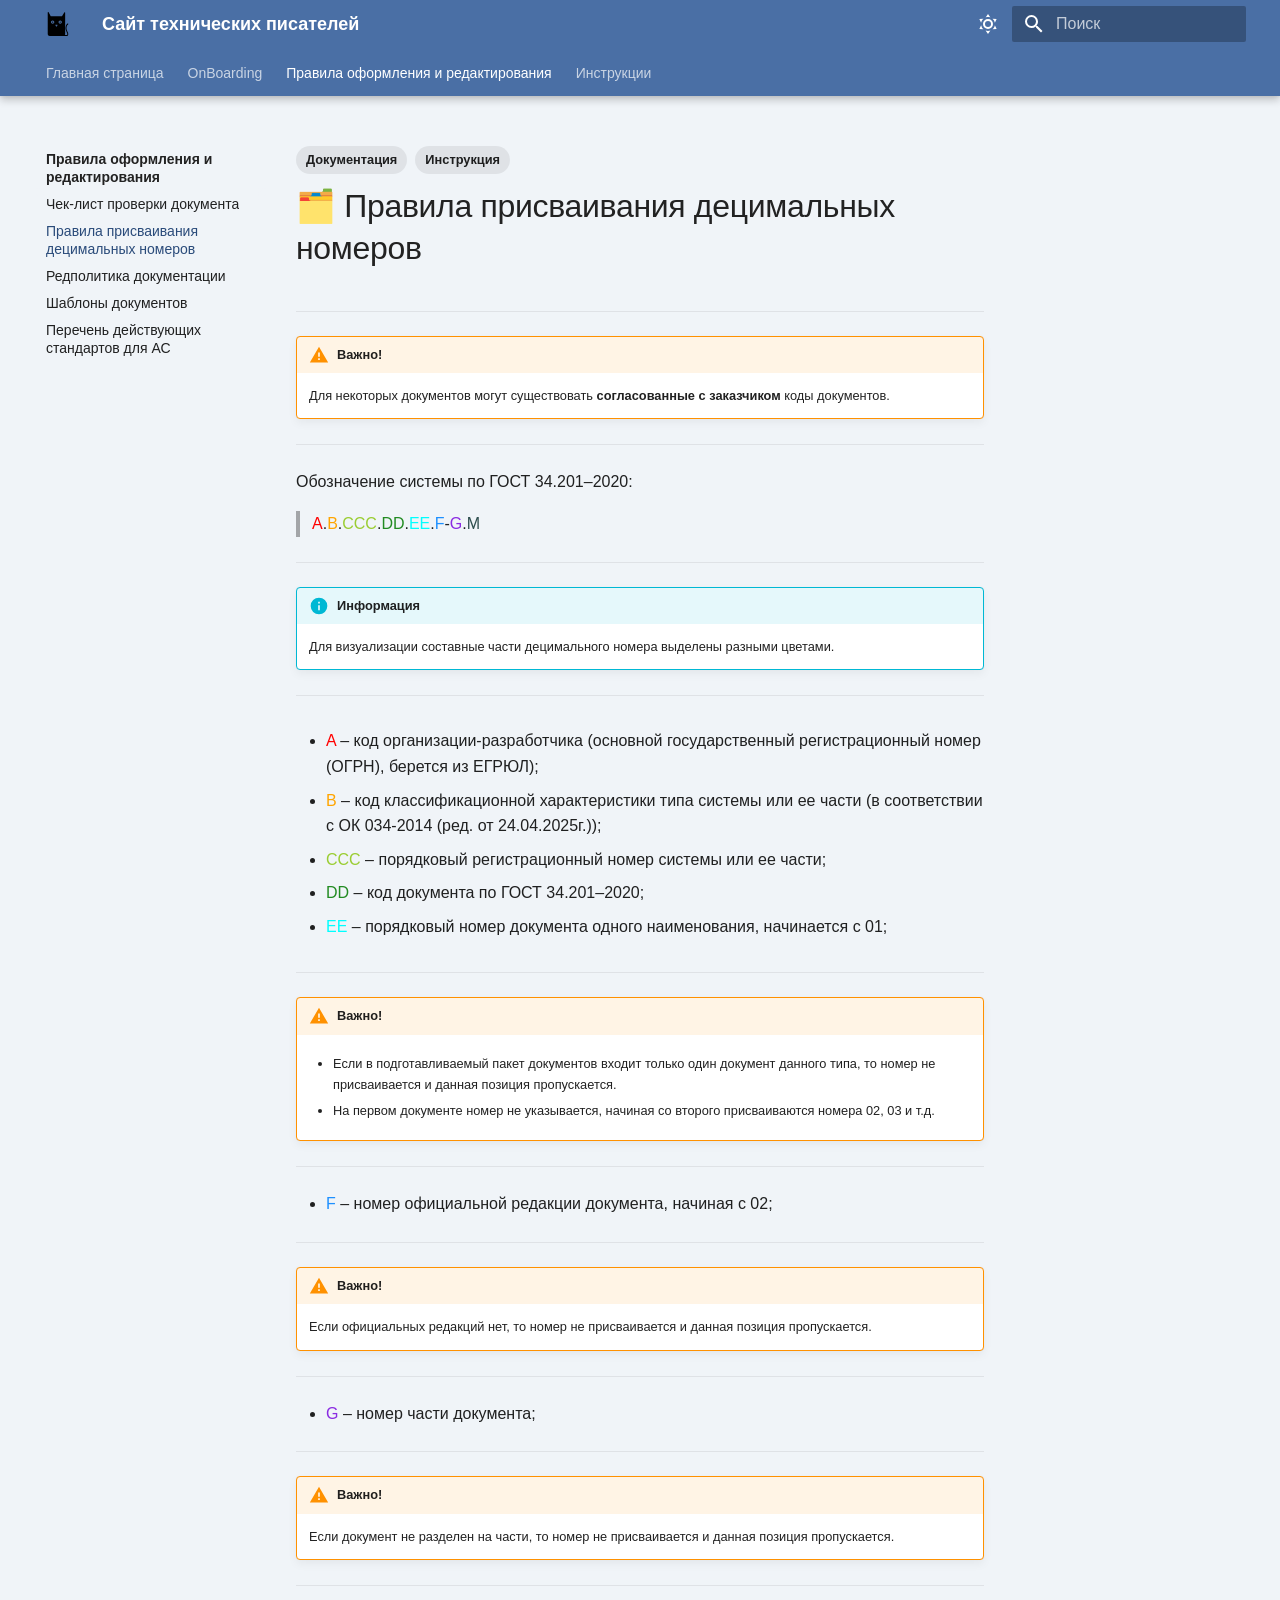
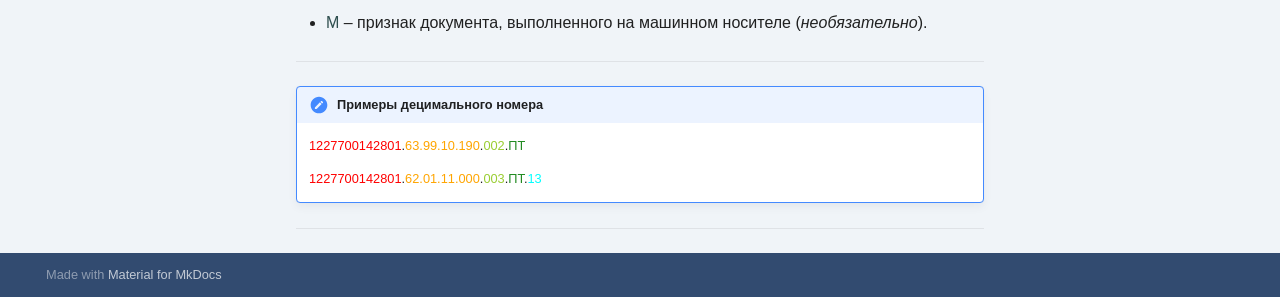
<file: decimal_numbers/index.html>
<!DOCTYPE html><html lang="ru" class="no-js"><head>
    
      <meta charset="utf-8">
      <meta name="viewport" content="width=device-width,initial-scale=1">
      
        <meta name="description" content="Проект для техписов">
      
      
      
      
        <link rel="prev" href="../check-list/">
      
      
        <link rel="next" href="../redpolitika/">
      
      
        
      
      
      <link rel="icon" href="../images/black-cat-cat-svgrepo-com.svg">
      <meta name="generator" content="mkdocs-1.6.1, mkdocs-material-9.7.6">
    
    
      
        <title>Правила присваивания децимальных номеров - Сайт технических писателей</title>
      
    
    
      <link rel="stylesheet" href="../assets/stylesheets/main.484c7ddc.min.css">
      
        
        <link rel="stylesheet" href="../assets/stylesheets/palette.ab4e12ef.min.css">
      
      


    
    
      
    
    
      
        
        
        <link rel="preconnect" href="https://fonts.gstatic.com" crossorigin="">
        <link rel="stylesheet" href="https://fonts.googleapis.com/css?family=Arial:300,300i,400,400i,700,700i%7CRoboto+Mono:400,400i,700,700i&amp;display=fallback">
        <style>:root{--md-text-font:"Arial";--md-code-font:"Roboto Mono"}</style>
      
    
    
      <link rel="stylesheet" href="../css/extra.css">
    
    <script>__md_scope=new URL("..",location),__md_hash=e=>[...e].reduce(((e,_)=>(e<<5)-e+_.charCodeAt(0)),0),__md_get=(e,_=localStorage,t=__md_scope)=>JSON.parse(_.getItem(t.pathname+"."+e)),__md_set=(e,_,t=localStorage,a=__md_scope)=>{try{t.setItem(a.pathname+"."+e,JSON.stringify(_))}catch(e){}}</script>
    
      

    
    
  <link href="../assets/stylesheets/glightbox.min.css" rel="stylesheet"><script src="../assets/javascripts/glightbox.min.js"></script><style id="glightbox-style">
            html.glightbox-open { overflow: initial; height: 100%; }
            .gslide-title { margin-top: 0px; user-select: text; }
            .gslide-desc { color: #666; user-select: text; }
            .gslide-image img { background: white; }
            .gscrollbar-fixer { padding-right: 15px; }
            .gdesc-inner { font-size: 0.75rem; }
            body[data-md-color-scheme="slate"] .gdesc-inner { background: var(--md-default-bg-color); }
            body[data-md-color-scheme="slate"] .gslide-title { color: var(--md-default-fg-color); }
            body[data-md-color-scheme="slate"] .gslide-desc { color: var(--md-default-fg-color); }
        </style></head>
  
  
    
    
      
    
    
    
    
    <body dir="ltr" data-md-color-scheme="my-scheme" data-md-color-primary="pink" data-md-color-accent="purple">
  
    
    <input class="md-toggle" data-md-toggle="drawer" type="checkbox" id="__drawer" autocomplete="off">
    <input class="md-toggle" data-md-toggle="search" type="checkbox" id="__search" autocomplete="off">
    <label class="md-overlay" for="__drawer"></label>
    <div data-md-component="skip">
      
        
        <a href="#_1" class="md-skip">
          Перейти к содержанию
        </a>
      
    </div>
    <div data-md-component="announce">
      
    </div>
    
    
      

  

<header class="md-header md-header--shadow md-header--lifted" data-md-component="header">
  <nav class="md-header__inner md-grid" aria-label="Верхний колонтитул">
    <a href=".." title="Сайт технических писателей" class="md-header__button md-logo" aria-label="Сайт технических писателей" data-md-component="logo">
      
  <img src="../images/cat-in-black-silhouette-svgrepo-com.svg" alt="logo">

    </a>
    <label class="md-header__button md-icon" for="__drawer">
      
      <svg xmlns="http://www.w3.org/2000/svg" viewBox="0 0 24 24"><path d="M3 6h18v2H3zm0 5h18v2H3zm0 5h18v2H3z"></path></svg>
    </label>
    <div class="md-header__title" data-md-component="header-title">
      <div class="md-header__ellipsis">
        <div class="md-header__topic">
          <span class="md-ellipsis">
            Сайт технических писателей
          </span>
        </div>
        <div class="md-header__topic" data-md-component="header-topic">
          <span class="md-ellipsis">
            
              Правила присваивания децимальных номеров
            
          </span>
        </div>
      </div>
    </div>
    
      
        <form class="md-header__option" data-md-component="palette">
  
    
    
    
    <input class="md-option" data-md-color-media="" data-md-color-scheme="my-scheme" data-md-color-primary="pink" data-md-color-accent="purple" aria-label="Выключить солнышко" type="radio" name="__palette" id="__palette_0">
    
      <label class="md-header__button md-icon" title="Выключить солнышко" for="__palette_1" hidden="">
        <svg xmlns="http://www.w3.org/2000/svg" viewBox="0 0 24 24"><path d="M12 7a5 5 0 0 1 5 5 5 5 0 0 1-5 5 5 5 0 0 1-5-5 5 5 0 0 1 5-5m0 2a3 3 0 0 0-3 3 3 3 0 0 0 3 3 3 3 0 0 0 3-3 3 3 0 0 0-3-3m0-7 2.39 3.42C13.65 5.15 12.84 5 12 5s-1.65.15-2.39.42zM3.34 7l4.16-.35A7.2 7.2 0 0 0 5.94 8.5c-.44.74-.69 1.5-.83 2.29zm.02 10 1.76-3.77a7.131 7.131 0 0 0 2.38 4.14zM20.65 7l-1.77 3.79a7.02 7.02 0 0 0-2.38-4.15zm-.01 10-4.14.36c.59-.51 1.12-1.14 1.54-1.86.42-.73.69-1.5.83-2.29zM12 22l-2.41-3.44c.74.27 1.55.44 2.41.44.82 0 1.63-.17 2.37-.44z"></path></svg>
      </label>
    
  
    
    
    
    <input class="md-option" data-md-color-media="" data-md-color-scheme="slate" data-md-color-primary="deep-purple" data-md-color-accent="blue" aria-label="Включить солнышко" type="radio" name="__palette" id="__palette_1">
    
      <label class="md-header__button md-icon" title="Включить солнышко" for="__palette_0" hidden="">
        <svg xmlns="http://www.w3.org/2000/svg" viewBox="0 0 24 24"><path d="m17.75 4.09-2.53 1.94.91 3.06-2.63-1.81-2.63 1.81.91-3.06-2.53-1.94L12.44 4l1.06-3 1.06 3zm3.5 6.91-1.64 1.25.59 1.98-1.7-1.17-1.7 1.17.59-1.98L15.75 11l2.06-.05L18.5 9l.69 1.95zm-2.28 4.95c.83-.08 1.72 1.1 1.19 1.85-.32.45-.66.87-1.08 1.27C15.17 23 8.84 23 4.94 19.07c-3.91-3.9-3.91-10.24 0-14.14.4-.4.82-.76 1.27-1.08.75-.53 1.93.36 1.85 1.19-.27 2.86.69 5.83 2.89 8.02a9.96 9.96 0 0 0 8.02 2.89m-1.64 2.02a12.08 12.08 0 0 1-7.8-3.47c-2.17-2.19-3.33-5-3.49-7.82-2.81 3.14-2.7 7.96.31 10.98 3.02 3.01 7.84 3.12 10.98.31"></path></svg>
      </label>
    
  
</form>
      
    
    
      <script>var palette=__md_get("__palette");if(palette&&palette.color){if("(prefers-color-scheme)"===palette.color.media){var media=matchMedia("(prefers-color-scheme: light)"),input=document.querySelector(media.matches?"[data-md-color-media='(prefers-color-scheme: light)']":"[data-md-color-media='(prefers-color-scheme: dark)']");palette.color.media=input.getAttribute("data-md-color-media"),palette.color.scheme=input.getAttribute("data-md-color-scheme"),palette.color.primary=input.getAttribute("data-md-color-primary"),palette.color.accent=input.getAttribute("data-md-color-accent")}for(var[key,value]of Object.entries(palette.color))document.body.setAttribute("data-md-color-"+key,value)}</script>
    
    
    
      
      
        <label class="md-header__button md-icon" for="__search">
          
          <svg xmlns="http://www.w3.org/2000/svg" viewBox="0 0 24 24"><path d="M9.5 3A6.5 6.5 0 0 1 16 9.5c0 1.61-.59 3.09-1.56 4.23l.27.27h.79l5 5-1.5 1.5-5-5v-.79l-.27-.27A6.52 6.52 0 0 1 9.5 16 6.5 6.5 0 0 1 3 9.5 6.5 6.5 0 0 1 9.5 3m0 2C7 5 5 7 5 9.5S7 14 9.5 14 14 12 14 9.5 12 5 9.5 5"></path></svg>
        </label>
        <div class="md-search" data-md-component="search" role="dialog">
  <label class="md-search__overlay" for="__search"></label>
  <div class="md-search__inner" role="search">
    <form class="md-search__form" name="search">
      <input type="text" class="md-search__input" name="query" aria-label="Поиск" placeholder="Поиск" autocapitalize="off" autocorrect="off" autocomplete="off" spellcheck="false" data-md-component="search-query" required="">
      <label class="md-search__icon md-icon" for="__search">
        
        <svg xmlns="http://www.w3.org/2000/svg" viewBox="0 0 24 24"><path d="M9.5 3A6.5 6.5 0 0 1 16 9.5c0 1.61-.59 3.09-1.56 4.23l.27.27h.79l5 5-1.5 1.5-5-5v-.79l-.27-.27A6.52 6.52 0 0 1 9.5 16 6.5 6.5 0 0 1 3 9.5 6.5 6.5 0 0 1 9.5 3m0 2C7 5 5 7 5 9.5S7 14 9.5 14 14 12 14 9.5 12 5 9.5 5"></path></svg>
        
        <svg xmlns="http://www.w3.org/2000/svg" viewBox="0 0 24 24"><path d="M20 11v2H8l5.5 5.5-1.42 1.42L4.16 12l7.92-7.92L13.5 5.5 8 11z"></path></svg>
      </label>
      <nav class="md-search__options" aria-label="Поиск">
        
        <button type="reset" class="md-search__icon md-icon" title="Очистить" aria-label="Очистить" tabindex="-1">
          
          <svg xmlns="http://www.w3.org/2000/svg" viewBox="0 0 24 24"><path d="M19 6.41 17.59 5 12 10.59 6.41 5 5 6.41 10.59 12 5 17.59 6.41 19 12 13.41 17.59 19 19 17.59 13.41 12z"></path></svg>
        </button>
      </nav>
      
        <div class="md-search__suggest" data-md-component="search-suggest"></div>
      
    </form>
    <div class="md-search__output">
      <div class="md-search__scrollwrap" tabindex="0" data-md-scrollfix="">
        <div class="md-search-result" data-md-component="search-result">
          <div class="md-search-result__meta">
            Инициализация поиска
          </div>
          <ol class="md-search-result__list" role="presentation"></ol>
        </div>
      </div>
    </div>
  </div>
</div>
      
    
    
  </nav>
  
    
      
<nav class="md-tabs" aria-label="Вкладки" data-md-component="tabs">
  <div class="md-grid">
    <ul class="md-tabs__list">
      
        
  
  
  
  
    <li class="md-tabs__item">
      <a href=".." class="md-tabs__link">
        
  
  
    
  
  Главная страница

      </a>
    </li>
  

      
        
  
  
  
  
    <li class="md-tabs__item">
      <a href="../onboarding/" class="md-tabs__link">
        
  
  
    
  
  OnBoarding

      </a>
    </li>
  

      
        
  
  
  
    
  
  
    
    
      <li class="md-tabs__item md-tabs__item--active">
        <a href="../check-list/" class="md-tabs__link">
          
  
  
    
  
  Правила оформления и редактирования

        </a>
      </li>
    
  

      
        
  
  
  
  
    
    
      <li class="md-tabs__item">
        <a href="../Instructions_word/" class="md-tabs__link">
          
  
  
    
  
  Инструкции

        </a>
      </li>
    
  

      
    </ul>
  </div>
</nav>
    
  
</header>
    
    <div class="md-container" data-md-component="container">
      
      
        
      
      <main class="md-main" data-md-component="main">
        <div class="md-main__inner md-grid">
          
            
              
              <div class="md-sidebar md-sidebar--primary" data-md-component="sidebar" data-md-type="navigation">
                <div class="md-sidebar__scrollwrap">
                  <div class="md-sidebar__inner">
                    


  


<nav class="md-nav md-nav--primary md-nav--lifted" aria-label="Навигация" data-md-level="0">
  <label class="md-nav__title" for="__drawer">
    <a href=".." title="Сайт технических писателей" class="md-nav__button md-logo" aria-label="Сайт технических писателей" data-md-component="logo">
      
  <img src="../images/cat-in-black-silhouette-svgrepo-com.svg" alt="logo">

    </a>
    Сайт технических писателей
  </label>
  
  <ul class="md-nav__list" data-md-scrollfix="">
    
      
      
  
  
  
  
    <li class="md-nav__item">
      <a href=".." class="md-nav__link">
        
  
  
  <span class="md-ellipsis">
    
  
    Главная страница
  

    
  </span>
  
  

      </a>
    </li>
  

    
      
      
  
  
  
  
    <li class="md-nav__item">
      <a href="../onboarding/" class="md-nav__link">
        
  
  
  <span class="md-ellipsis">
    
  
    OnBoarding
  

    
  </span>
  
  

      </a>
    </li>
  

    
      
      
  
  
    
  
  
  
    
    
      
        
      
        
      
        
      
        
      
        
      
    
    
    
      
        
        
      
      
    
    
    <li class="md-nav__item md-nav__item--active md-nav__item--section md-nav__item--nested">
      
        
        
        <input class="md-nav__toggle md-toggle " type="checkbox" id="__nav_3" checked="">
        
          
          <label class="md-nav__link" for="__nav_3" id="__nav_3_label" tabindex="">
            
  
  
  <span class="md-ellipsis">
    
  
    Правила оформления и редактирования
  

    
  </span>
  
  

            <span class="md-nav__icon md-icon"></span>
          </label>
        
        <nav class="md-nav" data-md-level="1" aria-labelledby="__nav_3_label" aria-expanded="true">
          <label class="md-nav__title" for="__nav_3">
            <span class="md-nav__icon md-icon"></span>
            
  
    Правила оформления и редактирования
  

          </label>
          <ul class="md-nav__list" data-md-scrollfix="">
            
              
                
  
  
  
  
    <li class="md-nav__item">
      <a href="../check-list/" class="md-nav__link">
        
  
  
  <span class="md-ellipsis">
    
  
    Чек-лист проверки документа
  

    
  </span>
  
  

      </a>
    </li>
  

              
            
              
                
  
  
    
  
  
  
    <li class="md-nav__item md-nav__item--active">
      
      <input class="md-nav__toggle md-toggle" type="checkbox" id="__toc">
      
      
        
      
      
      <a href="./" class="md-nav__link md-nav__link--active">
        
  
  
  <span class="md-ellipsis">
    
  
    Правила присваивания децимальных номеров
  

    
  </span>
  
  

      </a>
      
    </li>
  

              
            
              
                
  
  
  
  
    <li class="md-nav__item">
      <a href="../redpolitika/" class="md-nav__link">
        
  
  
  <span class="md-ellipsis">
    
  
    Редполитика документации
  

    
  </span>
  
  

      </a>
    </li>
  

              
            
              
                
  
  
  
  
    <li class="md-nav__item">
      <a href="../templates/" class="md-nav__link">
        
  
  
  <span class="md-ellipsis">
    
  
    Шаблоны документов
  

    
  </span>
  
  

      </a>
    </li>
  

              
            
              
                
  
  
  
  
    <li class="md-nav__item">
      <a href="../standarts/" class="md-nav__link">
        
  
  
  <span class="md-ellipsis">
    
  
    Перечень действующих стандартов для АС
  

    
  </span>
  
  

      </a>
    </li>
  

              
            
          </ul>
        </nav>
      
    </li>
  

    
      
      
  
  
  
  
    
    
      
        
      
        
      
        
      
        
      
    
    
    
      
      
    
    
    <li class="md-nav__item md-nav__item--nested">
      
        
        
        <input class="md-nav__toggle md-toggle " type="checkbox" id="__nav_4">
        
          
          <label class="md-nav__link" for="__nav_4" id="__nav_4_label" tabindex="0">
            
  
  
  <span class="md-ellipsis">
    
  
    Инструкции
  

    
  </span>
  
  

            <span class="md-nav__icon md-icon"></span>
          </label>
        
        <nav class="md-nav" data-md-level="1" aria-labelledby="__nav_4_label" aria-expanded="false">
          <label class="md-nav__title" for="__nav_4">
            <span class="md-nav__icon md-icon"></span>
            
  
    Инструкции
  

          </label>
          <ul class="md-nav__list" data-md-scrollfix="">
            
              
                
  
  
  
  
    <li class="md-nav__item">
      <a href="../Instructions_word/" class="md-nav__link">
        
  
  
  <span class="md-ellipsis">
    
  
    Word и Excel
  

    
  </span>
  
  

      </a>
    </li>
  

              
            
              
                
  
  
  
  
    <li class="md-nav__item">
      <a href="../codes/" class="md-nav__link">
        
  
  
  <span class="md-ellipsis">
    
  
    Alt-коды и сочетания клавиш для ввода спецсимоволов
  

    
  </span>
  
  

      </a>
    </li>
  

              
            
              
                
  
  
  
  
    <li class="md-nav__item">
      <a href="../git/" class="md-nav__link">
        
  
  
  <span class="md-ellipsis">
    
  
    Git
  

    
  </span>
  
  

      </a>
    </li>
  

              
            
              
                
  
  
  
  
    <li class="md-nav__item">
      <a href="../mkdocs/" class="md-nav__link">
        
  
  
  <span class="md-ellipsis">
    
  
    Markdown
  

    
  </span>
  
  

      </a>
    </li>
  

              
            
          </ul>
        </nav>
      
    </li>
  

    
  </ul>
</nav>
                  </div>
                </div>
              </div>
            
            
              
              <div class="md-sidebar md-sidebar--secondary" data-md-component="sidebar" data-md-type="toc">
                <div class="md-sidebar__scrollwrap">
                  <div class="md-sidebar__inner">
                    

<nav class="md-nav md-nav--secondary" aria-label="Содержание">
  
  
  
    
  
  
</nav>
                  </div>
                </div>
              </div>
            
          
          
            <div class="md-content" data-md-component="content">
              
              <article class="md-content__inner md-typeset">
                
                  

  <nav class="md-tags">
    
      
      
      
      
        <a href="../tags/#tag:документация" class="md-tag">Документация</a>
      
    
      
      
      
      
        <a href="../tags/#tag:инструкция" class="md-tag">Инструкция</a>
      
    
  </nav>



<h1 id="_1">🗂️ Правила присваивания децимальных номеров</h1>
<hr>
<div class="admonition warning">
<p class="admonition-title">Важно!</p>
<p>Для некоторых документов могут существовать <strong>согласованные с заказчиком</strong> коды документов.</p>
</div>
<hr>
<p>Обозначение системы по ГОСТ 34.201–2020:</p>
<blockquote>
<p><span style="color: red;">A</span>.<span style="color: orange;">B</span>.<span style="color: YellowGreen;">CCC</span>.<span style="color: ForestGreen;">DD</span>.<span style="color: Cyan;">EE</span>.<span style="color: DodgerBlue;">F</span>-<span style="color: BlueViolet;">G</span>.<span style="color: DarkSlateGrey;">M</span></p>
</blockquote>
<hr>
<div class="admonition info">
<p class="admonition-title">Информация</p>
<p>Для визуализации составные части децимального номера выделены разными цветами.</p>
</div>
<hr>
<ul>
<li>
<p><span style="color: red;">A</span> – код организации-разработчика (основной государственный регистрационный номер (ОГРН), берется из ЕГРЮЛ);</p>
</li>
<li>
<p><span style="color: orange;">B</span> – код классификационной характеристики типа системы или ее части (в соответствии с ОК 034-2014 (ред. от 24.04.2025г.));</p>
</li>
<li>
<p><span style="color: YellowGreen;">CCC</span> – порядковый регистрационный номер системы или ее части;</p>
</li>
<li>
<p><span style="color: ForestGreen;">DD</span> – код документа по ГОСТ 34.201–2020;</p>
</li>
<li>
<p><span style="color: Cyan;">EE</span> – порядковый номер документа одного наименования, начинается с 01;</p>
</li>
</ul>
<hr>
<div class="admonition warning">
<p class="admonition-title">Важно!</p>
<ul>
<li>
<p>Если в подготавливаемый пакет документов входит только один документ данного типа, то номер не присваивается и данная позиция пропускается.</p>
</li>
<li>
<p>На первом документе номер не указывается, начиная со второго присваиваются номера 02, 03 и т.д.</p>
</li>
</ul>
</div>
<hr>
<ul>
<li><span style="color: DodgerBlue;">F</span> – номер официальной редакции документа, начиная с 02;</li>
</ul>
<hr>
<div class="admonition warning">
<p class="admonition-title">Важно!</p>
<p>Если официальных редакций нет, то номер не присваивается и данная позиция пропускается.</p>
</div>
<hr>
<ul>
<li><span style="color: BlueViolet;">G</span> – номер части документа;</li>
</ul>
<hr>
<div class="admonition warning">
<p class="admonition-title">Важно!</p>
<p>Если документ не разделен на части, то номер не присваивается и данная позиция пропускается.</p>
</div>
<hr>
<ul>
<li><span style="color: DarkSlateGrey;">M</span> – признак документа, выполненного на машинном носителе (<em>необязательно</em>).</li>
</ul>
<hr>
<div class="admonition note">
<p class="admonition-title">Примеры децимального номера</p>
<p><span style="color: red;">1227700142801</span>.<span style="color: orange;">63.99.10.190</span>.<span style="color: YellowGreen;">002</span>.<span style="color: ForestGreen;">ПТ</span></p>
<p><span style="color: red;">1227700142801</span>.<span style="color: orange;">62.01.11.000</span>.<span style="color: YellowGreen;">003</span>.<span style="color: ForestGreen;">ПТ</span>.<span style="color: Cyan;">13</span></p>
</div>
<hr>







  
  






                
              </article>
            </div>
          
          
<script>var target=document.getElementById(location.hash.slice(1));target&&target.name&&(target.checked=target.name.startsWith("__tabbed_"))</script>
        </div>
        
          <button type="button" class="md-top md-icon" data-md-component="top" hidden="">
  
  <svg xmlns="http://www.w3.org/2000/svg" viewBox="0 0 24 24"><path d="M13 20h-2V8l-5.5 5.5-1.42-1.42L12 4.16l7.92 7.92-1.42 1.42L13 8z"></path></svg>
  К началу
</button>
        
      </main>
      
        <footer class="md-footer">
  
  <div class="md-footer-meta md-typeset">
    <div class="md-footer-meta__inner md-grid">
      <div class="md-copyright">
  
  
    Made with
    <a href="https://squidfunk.github.io/mkdocs-material/" target="_blank" rel="noopener">
      Material for MkDocs
    </a>
  
</div>
      
    </div>
  </div>
</footer>
      
    </div>
    <div class="md-dialog" data-md-component="dialog">
      <div class="md-dialog__inner md-typeset"></div>
    </div>
    
    
    
      
      
      <script id="__config" type="application/json">{"annotate": null, "base": "..", "features": ["navigation.indexes", "navigation.tabs", "navigation.tabs.sticky", "navigation.instant", "navigation.top", "search.suggest", "search.highlight", "content.code.copy"], "search": "../assets/javascripts/workers/search.2c215733.min.js", "tags": null, "translations": {"clipboard.copied": "\u0421\u043a\u043e\u043f\u0438\u0440\u043e\u0432\u0430\u043d\u043e \u0432 \u0431\u0443\u0444\u0435\u0440", "clipboard.copy": "\u041a\u043e\u043f\u0438\u0440\u043e\u0432\u0430\u0442\u044c \u0432 \u0431\u0443\u0444\u0435\u0440", "search.result.more.one": "\u0415\u0449\u0451 1 \u043d\u0430 \u044d\u0442\u043e\u0439 \u0441\u0442\u0440\u0430\u043d\u0438\u0446\u0435", "search.result.more.other": "\u0415\u0449\u0451 # \u043d\u0430 \u044d\u0442\u043e\u0439 \u0441\u0442\u0440\u0430\u043d\u0438\u0446\u0435", "search.result.none": "\u0421\u043e\u0432\u043f\u0430\u0434\u0435\u043d\u0438\u0439 \u043d\u0435 \u043d\u0430\u0439\u0434\u0435\u043d\u043e", "search.result.one": "\u041d\u0430\u0439\u0434\u0435\u043d\u043e 1 \u0441\u043e\u0432\u043f\u0430\u0434\u0435\u043d\u0438\u0435", "search.result.other": "\u041d\u0430\u0439\u0434\u0435\u043d\u043e \u0441\u043e\u0432\u043f\u0430\u0434\u0435\u043d\u0438\u0439: #", "search.result.placeholder": "\u041d\u0430\u0447\u043d\u0438\u0442\u0435 \u043f\u0435\u0447\u0430\u0442\u0430\u0442\u044c \u0434\u043b\u044f \u043f\u043e\u0438\u0441\u043a\u0430", "search.result.term.missing": "\u041e\u0442\u0441\u0443\u0442\u0441\u0442\u0432\u0443\u0435\u0442", "select.version": "\u0412\u044b\u0431\u0435\u0440\u0438\u0442\u0435 \u0432\u0435\u0440\u0441\u0438\u044e"}, "version": null}</script>
    
    
      <script src="../assets/javascripts/bundle.79ae519e.min.js"></script>
      
    
  
<script id="init-glightbox">const lightbox = GLightbox({"touchNavigation": true, "loop": false, "zoomable": true, "draggable": true, "openEffect": "zoom", "closeEffect": "zoom", "slideEffect": "slide"});
document$.subscribe(()=>{ lightbox.reload(); });
</script></body></html>
</file>
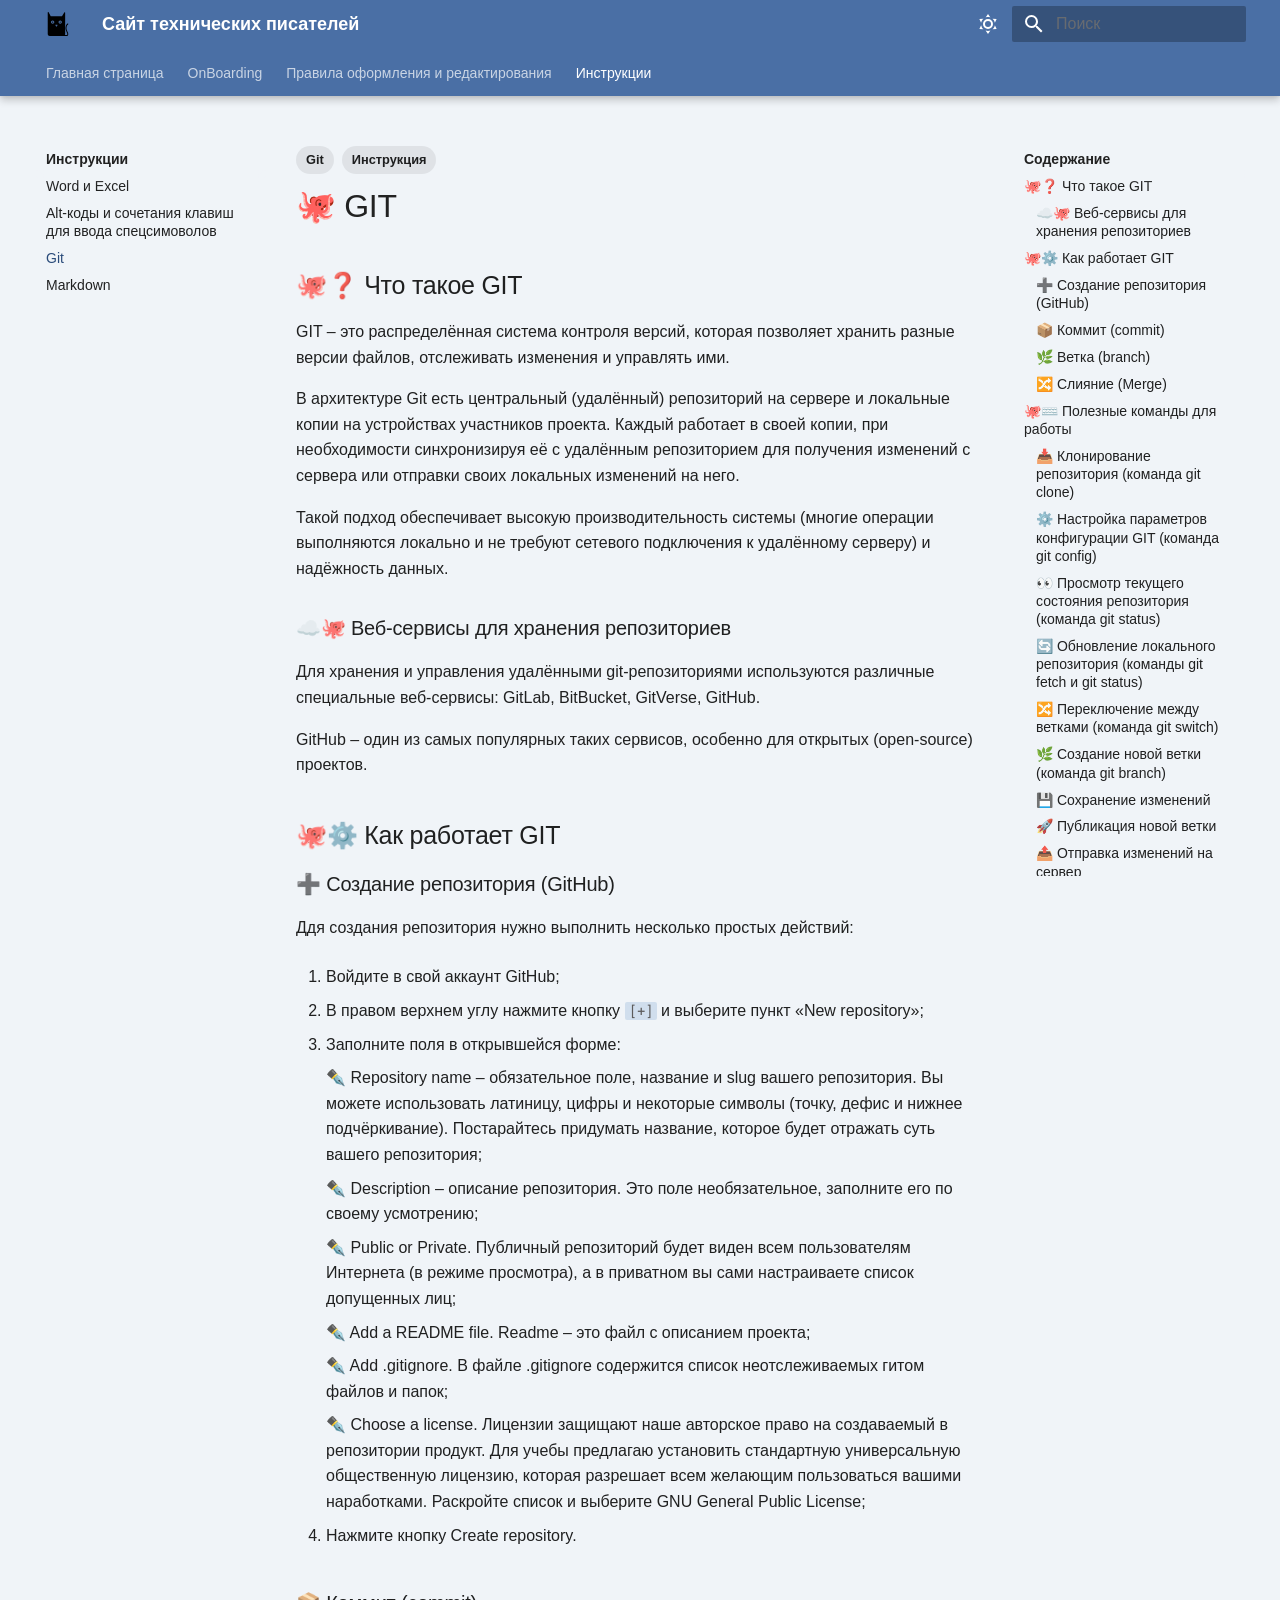
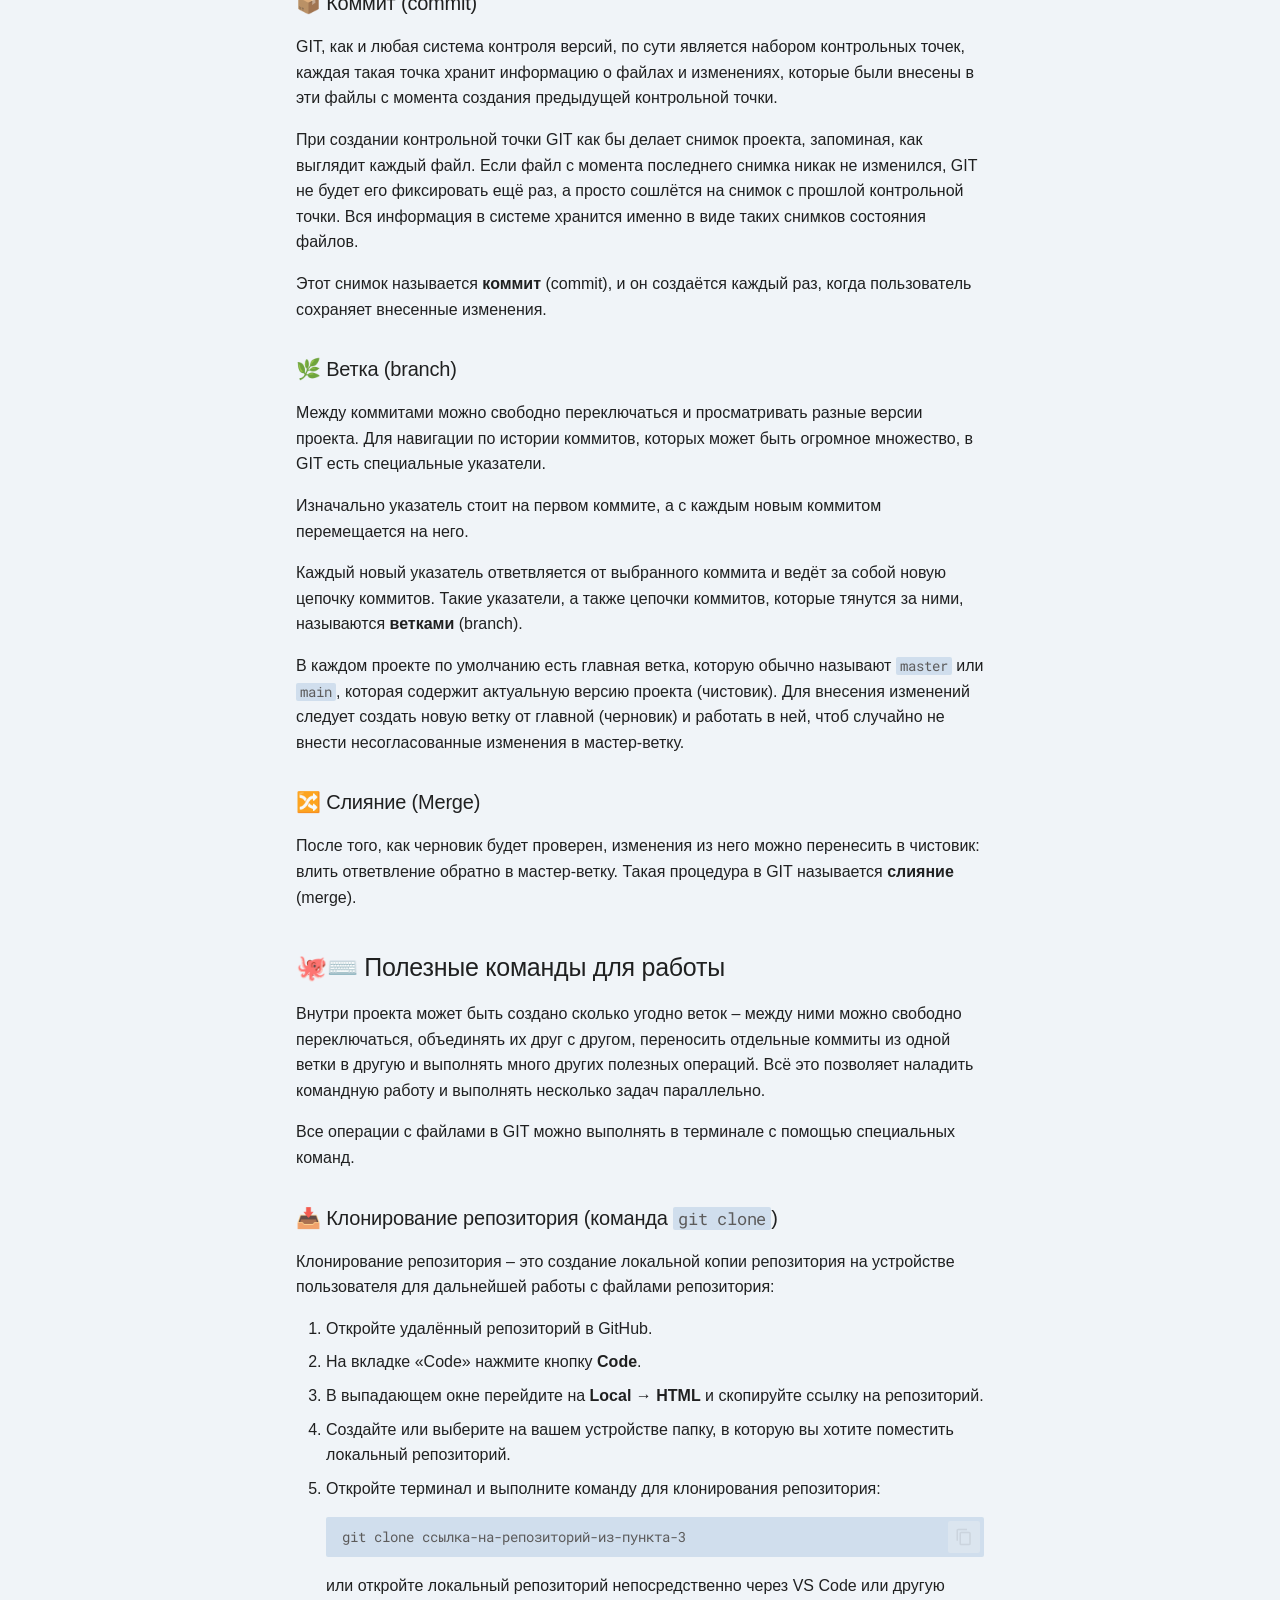
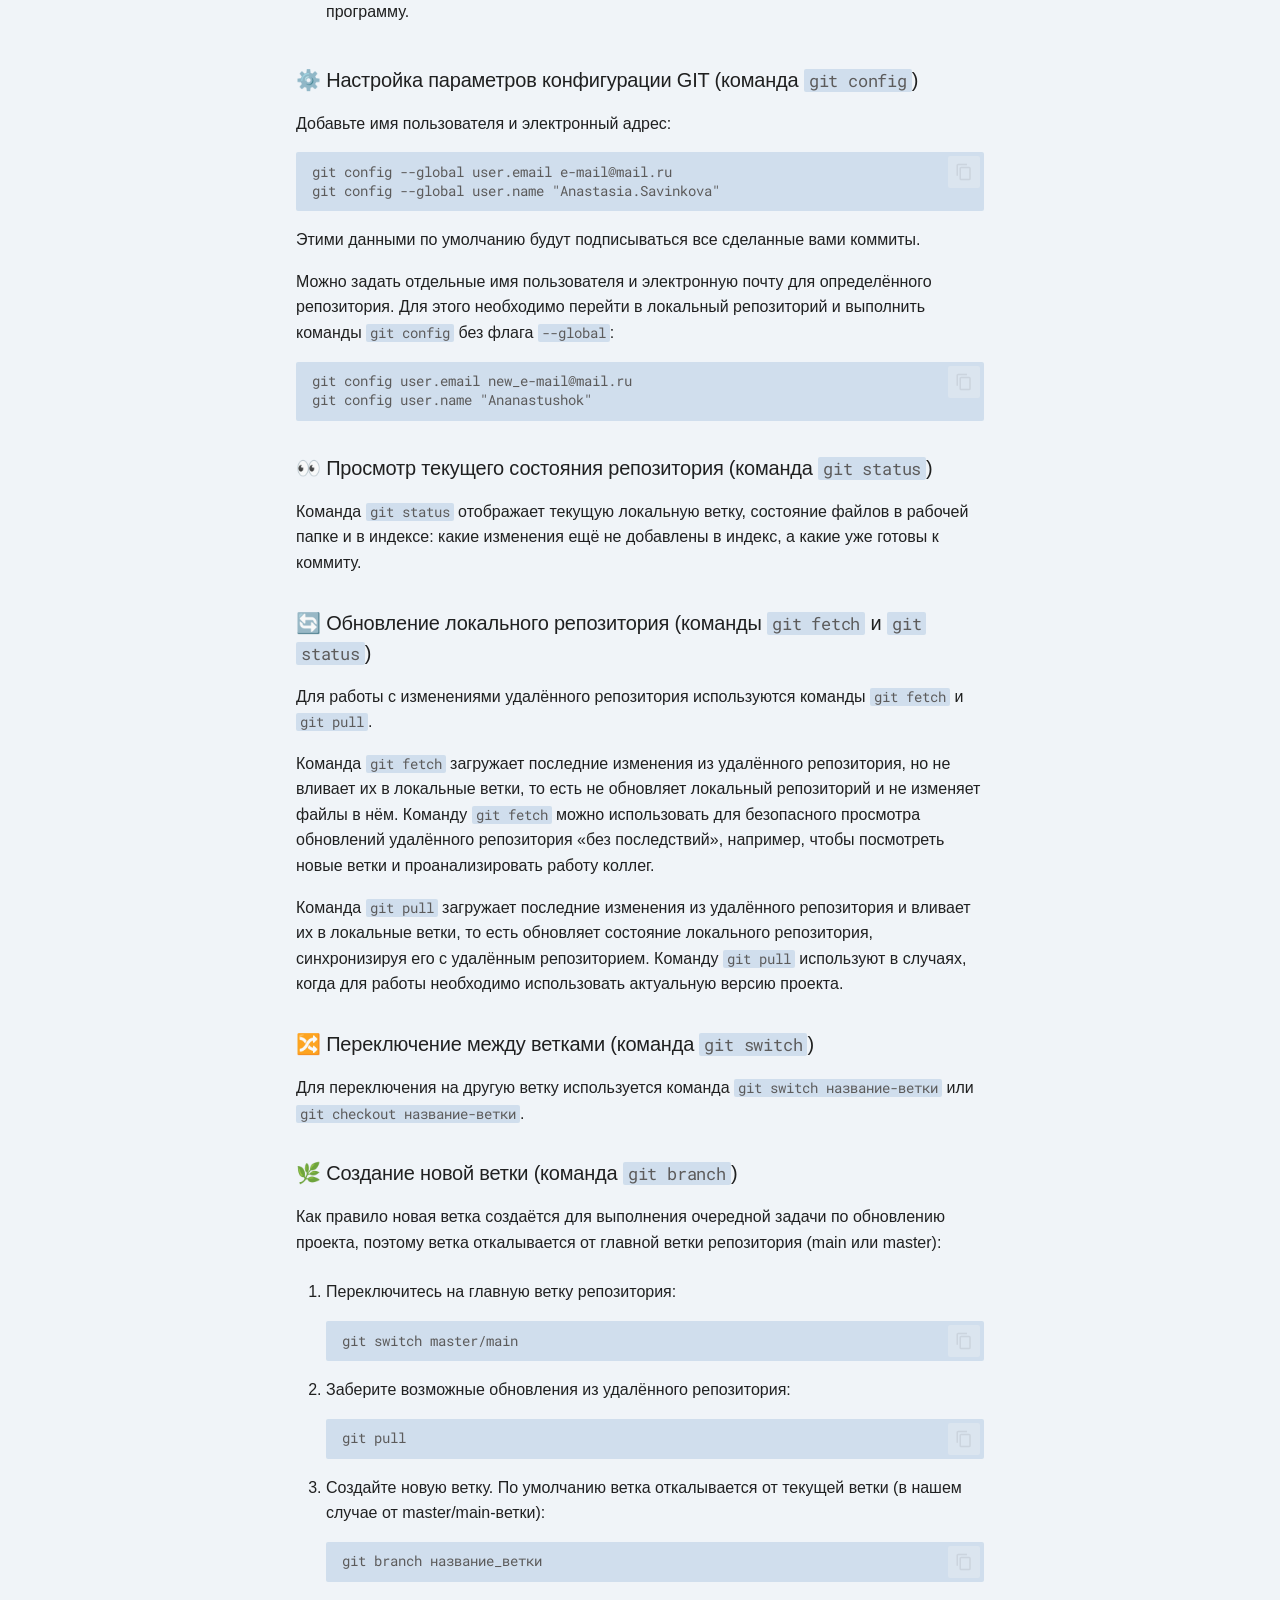
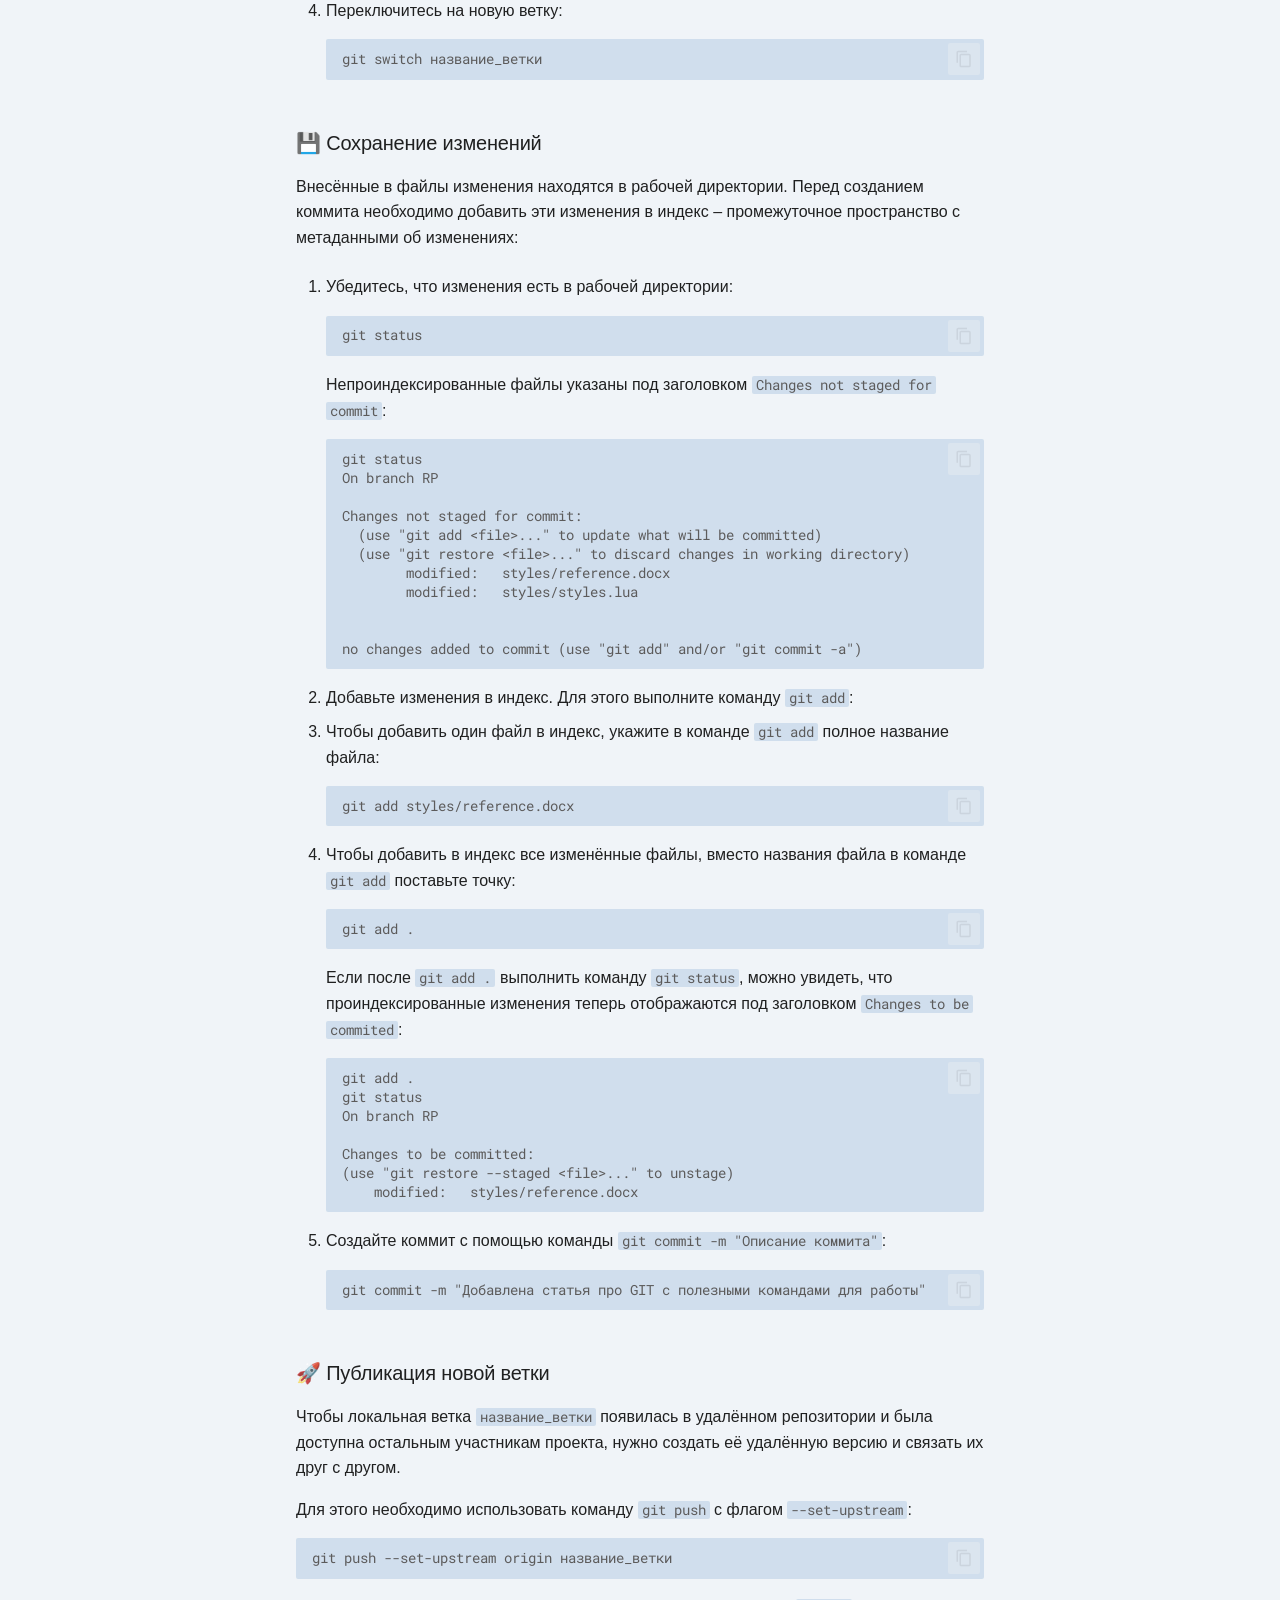
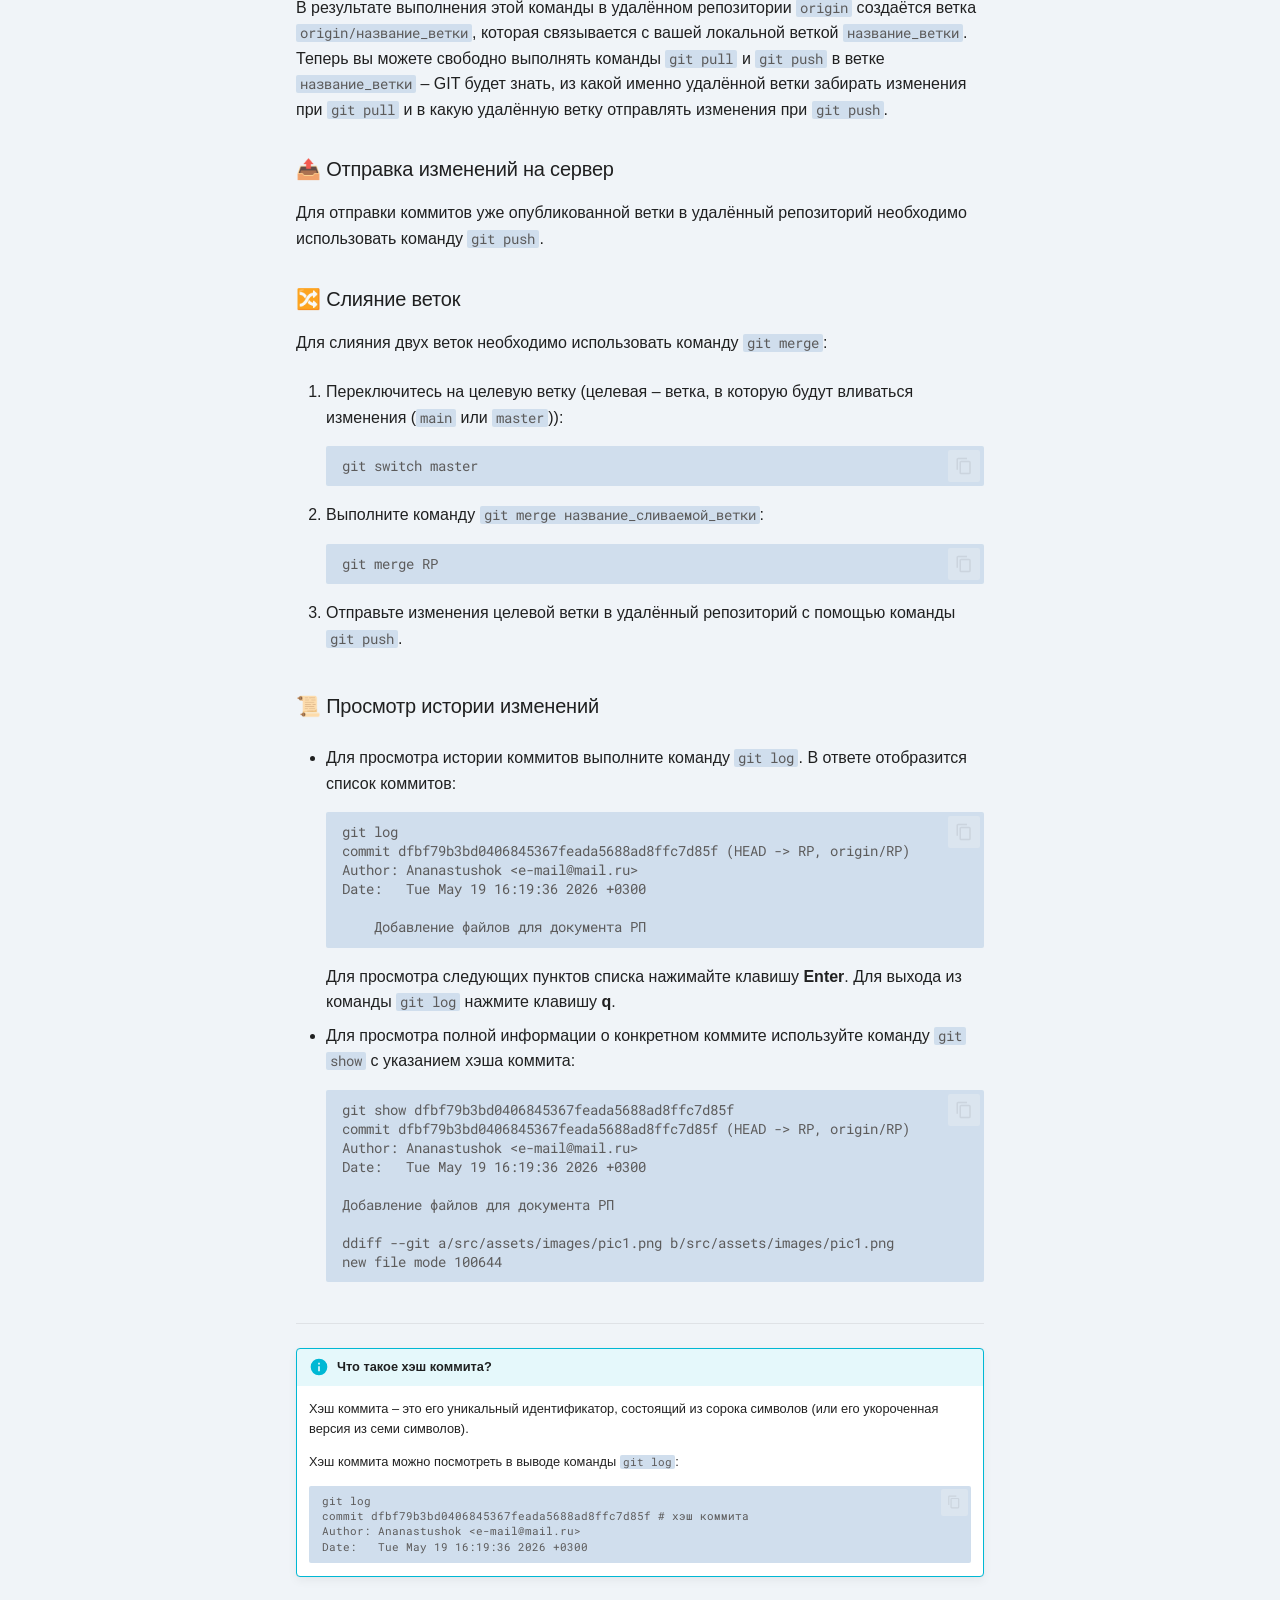
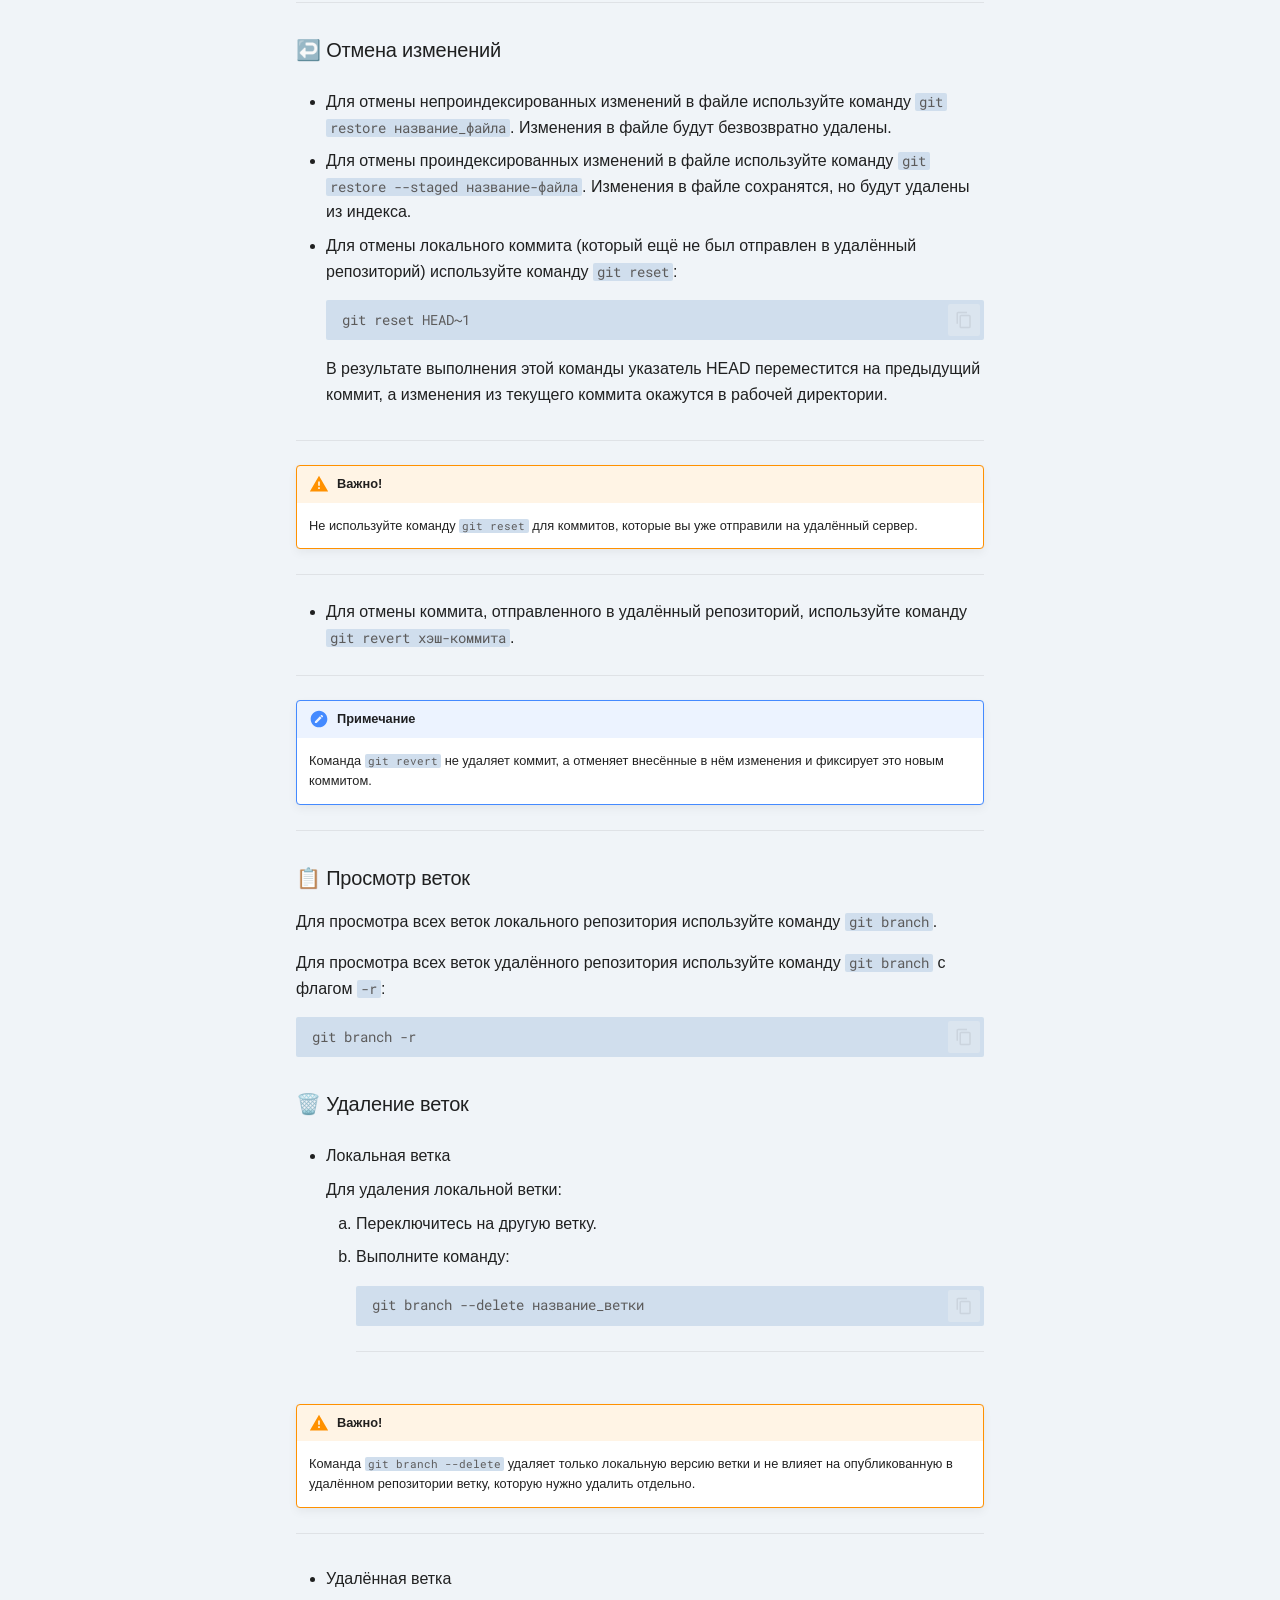
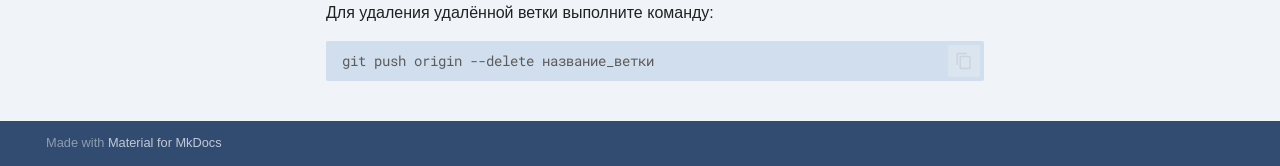
<file: git/index.html>
<!DOCTYPE html><html lang="ru" class="no-js"><head>
    
      <meta charset="utf-8">
      <meta name="viewport" content="width=device-width,initial-scale=1">
      
        <meta name="description" content="Проект для техписов">
      
      
      
      
        <link rel="prev" href="../codes/">
      
      
        <link rel="next" href="../mkdocs/">
      
      
        
      
      
      <link rel="icon" href="../images/black-cat-cat-svgrepo-com.svg">
      <meta name="generator" content="mkdocs-1.6.1, mkdocs-material-9.7.6">
    
    
      
        <title>Git - Сайт технических писателей</title>
      
    
    
      <link rel="stylesheet" href="../assets/stylesheets/main.484c7ddc.min.css">
      
        
        <link rel="stylesheet" href="../assets/stylesheets/palette.ab4e12ef.min.css">
      
      


    
    
      
    
    
      
        
        
        <link rel="preconnect" href="https://fonts.gstatic.com" crossorigin="">
        <link rel="stylesheet" href="https://fonts.googleapis.com/css?family=Arial:300,300i,400,400i,700,700i%7CRoboto+Mono:400,400i,700,700i&amp;display=fallback">
        <style>:root{--md-text-font:"Arial";--md-code-font:"Roboto Mono"}</style>
      
    
    
      <link rel="stylesheet" href="../css/extra.css">
    
    <script>__md_scope=new URL("..",location),__md_hash=e=>[...e].reduce(((e,_)=>(e<<5)-e+_.charCodeAt(0)),0),__md_get=(e,_=localStorage,t=__md_scope)=>JSON.parse(_.getItem(t.pathname+"."+e)),__md_set=(e,_,t=localStorage,a=__md_scope)=>{try{t.setItem(a.pathname+"."+e,JSON.stringify(_))}catch(e){}}</script>
    
      

    
    
  <link href="../assets/stylesheets/glightbox.min.css" rel="stylesheet"><script src="../assets/javascripts/glightbox.min.js"></script><style id="glightbox-style">
            html.glightbox-open { overflow: initial; height: 100%; }
            .gslide-title { margin-top: 0px; user-select: text; }
            .gslide-desc { color: #666; user-select: text; }
            .gslide-image img { background: white; }
            .gscrollbar-fixer { padding-right: 15px; }
            .gdesc-inner { font-size: 0.75rem; }
            body[data-md-color-scheme="slate"] .gdesc-inner { background: var(--md-default-bg-color); }
            body[data-md-color-scheme="slate"] .gslide-title { color: var(--md-default-fg-color); }
            body[data-md-color-scheme="slate"] .gslide-desc { color: var(--md-default-fg-color); }
        </style></head>
  
  
    
    
      
    
    
    
    
    <body dir="ltr" data-md-color-scheme="my-scheme" data-md-color-primary="pink" data-md-color-accent="purple">
  
    
    <input class="md-toggle" data-md-toggle="drawer" type="checkbox" id="__drawer" autocomplete="off">
    <input class="md-toggle" data-md-toggle="search" type="checkbox" id="__search" autocomplete="off">
    <label class="md-overlay" for="__drawer"></label>
    <div data-md-component="skip">
      
        
        <a href="#git" class="md-skip">
          Перейти к содержанию
        </a>
      
    </div>
    <div data-md-component="announce">
      
    </div>
    
    
      

  

<header class="md-header md-header--shadow md-header--lifted" data-md-component="header">
  <nav class="md-header__inner md-grid" aria-label="Верхний колонтитул">
    <a href=".." title="Сайт технических писателей" class="md-header__button md-logo" aria-label="Сайт технических писателей" data-md-component="logo">
      
  <img src="../images/cat-in-black-silhouette-svgrepo-com.svg" alt="logo">

    </a>
    <label class="md-header__button md-icon" for="__drawer">
      
      <svg xmlns="http://www.w3.org/2000/svg" viewBox="0 0 24 24"><path d="M3 6h18v2H3zm0 5h18v2H3zm0 5h18v2H3z"></path></svg>
    </label>
    <div class="md-header__title" data-md-component="header-title">
      <div class="md-header__ellipsis">
        <div class="md-header__topic">
          <span class="md-ellipsis">
            Сайт технических писателей
          </span>
        </div>
        <div class="md-header__topic" data-md-component="header-topic">
          <span class="md-ellipsis">
            
              Git
            
          </span>
        </div>
      </div>
    </div>
    
      
        <form class="md-header__option" data-md-component="palette">
  
    
    
    
    <input class="md-option" data-md-color-media="" data-md-color-scheme="my-scheme" data-md-color-primary="pink" data-md-color-accent="purple" aria-label="Выключить солнышко" type="radio" name="__palette" id="__palette_0">
    
      <label class="md-header__button md-icon" title="Выключить солнышко" for="__palette_1" hidden="">
        <svg xmlns="http://www.w3.org/2000/svg" viewBox="0 0 24 24"><path d="M12 7a5 5 0 0 1 5 5 5 5 0 0 1-5 5 5 5 0 0 1-5-5 5 5 0 0 1 5-5m0 2a3 3 0 0 0-3 3 3 3 0 0 0 3 3 3 3 0 0 0 3-3 3 3 0 0 0-3-3m0-7 2.39 3.42C13.65 5.15 12.84 5 12 5s-1.65.15-2.39.42zM3.34 7l4.16-.35A7.2 7.2 0 0 0 5.94 8.5c-.44.74-.69 1.5-.83 2.29zm.02 10 1.76-3.77a7.131 7.131 0 0 0 2.38 4.14zM20.65 7l-1.77 3.79a7.02 7.02 0 0 0-2.38-4.15zm-.01 10-4.14.36c.59-.51 1.12-1.14 1.54-1.86.42-.73.69-1.5.83-2.29zM12 22l-2.41-3.44c.74.27 1.55.44 2.41.44.82 0 1.63-.17 2.37-.44z"></path></svg>
      </label>
    
  
    
    
    
    <input class="md-option" data-md-color-media="" data-md-color-scheme="slate" data-md-color-primary="deep-purple" data-md-color-accent="blue" aria-label="Включить солнышко" type="radio" name="__palette" id="__palette_1">
    
      <label class="md-header__button md-icon" title="Включить солнышко" for="__palette_0" hidden="">
        <svg xmlns="http://www.w3.org/2000/svg" viewBox="0 0 24 24"><path d="m17.75 4.09-2.53 1.94.91 3.06-2.63-1.81-2.63 1.81.91-3.06-2.53-1.94L12.44 4l1.06-3 1.06 3zm3.5 6.91-1.64 1.25.59 1.98-1.7-1.17-1.7 1.17.59-1.98L15.75 11l2.06-.05L18.5 9l.69 1.95zm-2.28 4.95c.83-.08 1.72 1.1 1.19 1.85-.32.45-.66.87-1.08 1.27C15.17 23 8.84 23 4.94 19.07c-3.91-3.9-3.91-10.24 0-14.14.4-.4.82-.76 1.27-1.08.75-.53 1.93.36 1.85 1.19-.27 2.86.69 5.83 2.89 8.02a9.96 9.96 0 0 0 8.02 2.89m-1.64 2.02a12.08 12.08 0 0 1-7.8-3.47c-2.17-2.19-3.33-5-3.49-7.82-2.81 3.14-2.7 7.96.31 10.98 3.02 3.01 7.84 3.12 10.98.31"></path></svg>
      </label>
    
  
</form>
      
    
    
      <script>var palette=__md_get("__palette");if(palette&&palette.color){if("(prefers-color-scheme)"===palette.color.media){var media=matchMedia("(prefers-color-scheme: light)"),input=document.querySelector(media.matches?"[data-md-color-media='(prefers-color-scheme: light)']":"[data-md-color-media='(prefers-color-scheme: dark)']");palette.color.media=input.getAttribute("data-md-color-media"),palette.color.scheme=input.getAttribute("data-md-color-scheme"),palette.color.primary=input.getAttribute("data-md-color-primary"),palette.color.accent=input.getAttribute("data-md-color-accent")}for(var[key,value]of Object.entries(palette.color))document.body.setAttribute("data-md-color-"+key,value)}</script>
    
    
    
      
      
        <label class="md-header__button md-icon" for="__search">
          
          <svg xmlns="http://www.w3.org/2000/svg" viewBox="0 0 24 24"><path d="M9.5 3A6.5 6.5 0 0 1 16 9.5c0 1.61-.59 3.09-1.56 4.23l.27.27h.79l5 5-1.5 1.5-5-5v-.79l-.27-.27A6.52 6.52 0 0 1 9.5 16 6.5 6.5 0 0 1 3 9.5 6.5 6.5 0 0 1 9.5 3m0 2C7 5 5 7 5 9.5S7 14 9.5 14 14 12 14 9.5 12 5 9.5 5"></path></svg>
        </label>
        <div class="md-search" data-md-component="search" role="dialog">
  <label class="md-search__overlay" for="__search"></label>
  <div class="md-search__inner" role="search">
    <form class="md-search__form" name="search">
      <input type="text" class="md-search__input" name="query" aria-label="Поиск" placeholder="Поиск" autocapitalize="off" autocorrect="off" autocomplete="off" spellcheck="false" data-md-component="search-query" required="">
      <label class="md-search__icon md-icon" for="__search">
        
        <svg xmlns="http://www.w3.org/2000/svg" viewBox="0 0 24 24"><path d="M9.5 3A6.5 6.5 0 0 1 16 9.5c0 1.61-.59 3.09-1.56 4.23l.27.27h.79l5 5-1.5 1.5-5-5v-.79l-.27-.27A6.52 6.52 0 0 1 9.5 16 6.5 6.5 0 0 1 3 9.5 6.5 6.5 0 0 1 9.5 3m0 2C7 5 5 7 5 9.5S7 14 9.5 14 14 12 14 9.5 12 5 9.5 5"></path></svg>
        
        <svg xmlns="http://www.w3.org/2000/svg" viewBox="0 0 24 24"><path d="M20 11v2H8l5.5 5.5-1.42 1.42L4.16 12l7.92-7.92L13.5 5.5 8 11z"></path></svg>
      </label>
      <nav class="md-search__options" aria-label="Поиск">
        
        <button type="reset" class="md-search__icon md-icon" title="Очистить" aria-label="Очистить" tabindex="-1">
          
          <svg xmlns="http://www.w3.org/2000/svg" viewBox="0 0 24 24"><path d="M19 6.41 17.59 5 12 10.59 6.41 5 5 6.41 10.59 12 5 17.59 6.41 19 12 13.41 17.59 19 19 17.59 13.41 12z"></path></svg>
        </button>
      </nav>
      
        <div class="md-search__suggest" data-md-component="search-suggest"></div>
      
    </form>
    <div class="md-search__output">
      <div class="md-search__scrollwrap" tabindex="0" data-md-scrollfix="">
        <div class="md-search-result" data-md-component="search-result">
          <div class="md-search-result__meta">
            Инициализация поиска
          </div>
          <ol class="md-search-result__list" role="presentation"></ol>
        </div>
      </div>
    </div>
  </div>
</div>
      
    
    
  </nav>
  
    
      
<nav class="md-tabs" aria-label="Вкладки" data-md-component="tabs">
  <div class="md-grid">
    <ul class="md-tabs__list">
      
        
  
  
  
  
    <li class="md-tabs__item">
      <a href=".." class="md-tabs__link">
        
  
  
    
  
  Главная страница

      </a>
    </li>
  

      
        
  
  
  
  
    <li class="md-tabs__item">
      <a href="../onboarding/" class="md-tabs__link">
        
  
  
    
  
  OnBoarding

      </a>
    </li>
  

      
        
  
  
  
  
    
    
      <li class="md-tabs__item">
        <a href="../check-list/" class="md-tabs__link">
          
  
  
    
  
  Правила оформления и редактирования

        </a>
      </li>
    
  

      
        
  
  
  
    
  
  
    
    
      <li class="md-tabs__item md-tabs__item--active">
        <a href="../Instructions_word/" class="md-tabs__link">
          
  
  
    
  
  Инструкции

        </a>
      </li>
    
  

      
    </ul>
  </div>
</nav>
    
  
</header>
    
    <div class="md-container" data-md-component="container">
      
      
        
      
      <main class="md-main" data-md-component="main">
        <div class="md-main__inner md-grid">
          
            
              
              <div class="md-sidebar md-sidebar--primary" data-md-component="sidebar" data-md-type="navigation">
                <div class="md-sidebar__scrollwrap">
                  <div class="md-sidebar__inner">
                    


  


<nav class="md-nav md-nav--primary md-nav--lifted" aria-label="Навигация" data-md-level="0">
  <label class="md-nav__title" for="__drawer">
    <a href=".." title="Сайт технических писателей" class="md-nav__button md-logo" aria-label="Сайт технических писателей" data-md-component="logo">
      
  <img src="../images/cat-in-black-silhouette-svgrepo-com.svg" alt="logo">

    </a>
    Сайт технических писателей
  </label>
  
  <ul class="md-nav__list" data-md-scrollfix="">
    
      
      
  
  
  
  
    <li class="md-nav__item">
      <a href=".." class="md-nav__link">
        
  
  
  <span class="md-ellipsis">
    
  
    Главная страница
  

    
  </span>
  
  

      </a>
    </li>
  

    
      
      
  
  
  
  
    <li class="md-nav__item">
      <a href="../onboarding/" class="md-nav__link">
        
  
  
  <span class="md-ellipsis">
    
  
    OnBoarding
  

    
  </span>
  
  

      </a>
    </li>
  

    
      
      
  
  
  
  
    
    
      
        
      
        
      
        
      
        
      
        
      
    
    
    
      
      
    
    
    <li class="md-nav__item md-nav__item--nested">
      
        
        
        <input class="md-nav__toggle md-toggle " type="checkbox" id="__nav_3">
        
          
          <label class="md-nav__link" for="__nav_3" id="__nav_3_label" tabindex="0">
            
  
  
  <span class="md-ellipsis">
    
  
    Правила оформления и редактирования
  

    
  </span>
  
  

            <span class="md-nav__icon md-icon"></span>
          </label>
        
        <nav class="md-nav" data-md-level="1" aria-labelledby="__nav_3_label" aria-expanded="false">
          <label class="md-nav__title" for="__nav_3">
            <span class="md-nav__icon md-icon"></span>
            
  
    Правила оформления и редактирования
  

          </label>
          <ul class="md-nav__list" data-md-scrollfix="">
            
              
                
  
  
  
  
    <li class="md-nav__item">
      <a href="../check-list/" class="md-nav__link">
        
  
  
  <span class="md-ellipsis">
    
  
    Чек-лист проверки документа
  

    
  </span>
  
  

      </a>
    </li>
  

              
            
              
                
  
  
  
  
    <li class="md-nav__item">
      <a href="../decimal_numbers/" class="md-nav__link">
        
  
  
  <span class="md-ellipsis">
    
  
    Правила присваивания децимальных номеров
  

    
  </span>
  
  

      </a>
    </li>
  

              
            
              
                
  
  
  
  
    <li class="md-nav__item">
      <a href="../redpolitika/" class="md-nav__link">
        
  
  
  <span class="md-ellipsis">
    
  
    Редполитика документации
  

    
  </span>
  
  

      </a>
    </li>
  

              
            
              
                
  
  
  
  
    <li class="md-nav__item">
      <a href="../templates/" class="md-nav__link">
        
  
  
  <span class="md-ellipsis">
    
  
    Шаблоны документов
  

    
  </span>
  
  

      </a>
    </li>
  

              
            
              
                
  
  
  
  
    <li class="md-nav__item">
      <a href="../standarts/" class="md-nav__link">
        
  
  
  <span class="md-ellipsis">
    
  
    Перечень действующих стандартов для АС
  

    
  </span>
  
  

      </a>
    </li>
  

              
            
          </ul>
        </nav>
      
    </li>
  

    
      
      
  
  
    
  
  
  
    
    
      
        
      
        
      
        
      
        
      
    
    
    
      
        
        
      
      
    
    
    <li class="md-nav__item md-nav__item--active md-nav__item--section md-nav__item--nested">
      
        
        
        <input class="md-nav__toggle md-toggle " type="checkbox" id="__nav_4" checked="">
        
          
          <label class="md-nav__link" for="__nav_4" id="__nav_4_label" tabindex="">
            
  
  
  <span class="md-ellipsis">
    
  
    Инструкции
  

    
  </span>
  
  

            <span class="md-nav__icon md-icon"></span>
          </label>
        
        <nav class="md-nav" data-md-level="1" aria-labelledby="__nav_4_label" aria-expanded="true">
          <label class="md-nav__title" for="__nav_4">
            <span class="md-nav__icon md-icon"></span>
            
  
    Инструкции
  

          </label>
          <ul class="md-nav__list" data-md-scrollfix="">
            
              
                
  
  
  
  
    <li class="md-nav__item">
      <a href="../Instructions_word/" class="md-nav__link">
        
  
  
  <span class="md-ellipsis">
    
  
    Word и Excel
  

    
  </span>
  
  

      </a>
    </li>
  

              
            
              
                
  
  
  
  
    <li class="md-nav__item">
      <a href="../codes/" class="md-nav__link">
        
  
  
  <span class="md-ellipsis">
    
  
    Alt-коды и сочетания клавиш для ввода спецсимоволов
  

    
  </span>
  
  

      </a>
    </li>
  

              
            
              
                
  
  
    
  
  
  
    <li class="md-nav__item md-nav__item--active">
      
      <input class="md-nav__toggle md-toggle" type="checkbox" id="__toc">
      
      
        
      
      
        <label class="md-nav__link md-nav__link--active" for="__toc">
          
  
  
  <span class="md-ellipsis">
    
  
    Git
  

    
  </span>
  
  

          <span class="md-nav__icon md-icon"></span>
        </label>
      
      <a href="./" class="md-nav__link md-nav__link--active">
        
  
  
  <span class="md-ellipsis">
    
  
    Git
  

    
  </span>
  
  

      </a>
      
        

<nav class="md-nav md-nav--secondary" aria-label="Содержание">
  
  
  
    
  
  
    <label class="md-nav__title" for="__toc">
      <span class="md-nav__icon md-icon"></span>
      Содержание
    </label>
    <ul class="md-nav__list" data-md-component="toc" data-md-scrollfix="">
      
        <li class="md-nav__item">
  <a href="#git_1" class="md-nav__link">
    <span class="md-ellipsis">
      
        🐙❓ Что такое GIT
      
    </span>
  </a>
  
    <nav class="md-nav" aria-label="🐙❓ Что такое GIT">
      <ul class="md-nav__list">
        
          <li class="md-nav__item">
  <a href="#-" class="md-nav__link">
    <span class="md-ellipsis">
      
        ☁️🐙 Веб-сервисы для хранения репозиториев
      
    </span>
  </a>
  
</li>
        
      </ul>
    </nav>
  
</li>
      
        <li class="md-nav__item">
  <a href="#git_2" class="md-nav__link">
    <span class="md-ellipsis">
      
        🐙⚙️ Как работает GIT
      
    </span>
  </a>
  
    <nav class="md-nav" aria-label="🐙⚙️ Как работает GIT">
      <ul class="md-nav__list">
        
          <li class="md-nav__item">
  <a href="#github" class="md-nav__link">
    <span class="md-ellipsis">
      
        ➕ Создание репозитория (GitHub)
      
    </span>
  </a>
  
</li>
        
          <li class="md-nav__item">
  <a href="#commit" class="md-nav__link">
    <span class="md-ellipsis">
      
        📦 Коммит (commit)
      
    </span>
  </a>
  
</li>
        
          <li class="md-nav__item">
  <a href="#branch" class="md-nav__link">
    <span class="md-ellipsis">
      
        🌿 Ветка (branch)
      
    </span>
  </a>
  
</li>
        
          <li class="md-nav__item">
  <a href="#merge" class="md-nav__link">
    <span class="md-ellipsis">
      
        🔀 Слияние (Merge)
      
    </span>
  </a>
  
</li>
        
      </ul>
    </nav>
  
</li>
      
        <li class="md-nav__item">
  <a href="#_1" class="md-nav__link">
    <span class="md-ellipsis">
      
        🐙⌨️ Полезные команды для работы
      
    </span>
  </a>
  
    <nav class="md-nav" aria-label="🐙⌨️ Полезные команды для работы">
      <ul class="md-nav__list">
        
          <li class="md-nav__item">
  <a href="#git-clone" class="md-nav__link">
    <span class="md-ellipsis">
      
        📥 Клонирование репозитория (команда git clone)
      
    </span>
  </a>
  
</li>
        
          <li class="md-nav__item">
  <a href="#git-git-config" class="md-nav__link">
    <span class="md-ellipsis">
      
        ⚙️ Настройка параметров конфигурации GIT (команда git config)
      
    </span>
  </a>
  
</li>
        
          <li class="md-nav__item">
  <a href="#git-status" class="md-nav__link">
    <span class="md-ellipsis">
      
        👀 Просмотр текущего состояния репозитория (команда git status)
      
    </span>
  </a>
  
</li>
        
          <li class="md-nav__item">
  <a href="#git-fetch-git-status" class="md-nav__link">
    <span class="md-ellipsis">
      
        🔄 Обновление локального репозитория (команды git fetch и git status)
      
    </span>
  </a>
  
</li>
        
          <li class="md-nav__item">
  <a href="#git-switch" class="md-nav__link">
    <span class="md-ellipsis">
      
        🔀 Переключение между ветками (команда git switch)
      
    </span>
  </a>
  
</li>
        
          <li class="md-nav__item">
  <a href="#git-branch" class="md-nav__link">
    <span class="md-ellipsis">
      
        🌿 Создание новой ветки (команда git branch)
      
    </span>
  </a>
  
</li>
        
          <li class="md-nav__item">
  <a href="#_2" class="md-nav__link">
    <span class="md-ellipsis">
      
        💾 Сохранение изменений
      
    </span>
  </a>
  
</li>
        
          <li class="md-nav__item">
  <a href="#_3" class="md-nav__link">
    <span class="md-ellipsis">
      
        🚀 Публикация новой ветки
      
    </span>
  </a>
  
</li>
        
          <li class="md-nav__item">
  <a href="#_4" class="md-nav__link">
    <span class="md-ellipsis">
      
        📤 Отправка изменений на сервер
      
    </span>
  </a>
  
</li>
        
          <li class="md-nav__item">
  <a href="#_5" class="md-nav__link">
    <span class="md-ellipsis">
      
        🔀 Слияние веток
      
    </span>
  </a>
  
</li>
        
          <li class="md-nav__item">
  <a href="#_6" class="md-nav__link">
    <span class="md-ellipsis">
      
        📜 Просмотр истории изменений
      
    </span>
  </a>
  
</li>
        
          <li class="md-nav__item">
  <a href="#_7" class="md-nav__link">
    <span class="md-ellipsis">
      
        ↩️ Отмена изменений
      
    </span>
  </a>
  
</li>
        
          <li class="md-nav__item">
  <a href="#_8" class="md-nav__link">
    <span class="md-ellipsis">
      
        📋 Просмотр веток
      
    </span>
  </a>
  
</li>
        
          <li class="md-nav__item">
  <a href="#_9" class="md-nav__link">
    <span class="md-ellipsis">
      
        🗑️ Удаление веток
      
    </span>
  </a>
  
</li>
        
      </ul>
    </nav>
  
</li>
      
    </ul>
  
</nav>
      
    </li>
  

              
            
              
                
  
  
  
  
    <li class="md-nav__item">
      <a href="../mkdocs/" class="md-nav__link">
        
  
  
  <span class="md-ellipsis">
    
  
    Markdown
  

    
  </span>
  
  

      </a>
    </li>
  

              
            
          </ul>
        </nav>
      
    </li>
  

    
  </ul>
</nav>
                  </div>
                </div>
              </div>
            
            
              
              <div class="md-sidebar md-sidebar--secondary" data-md-component="sidebar" data-md-type="toc">
                <div class="md-sidebar__scrollwrap">
                  <div class="md-sidebar__inner">
                    

<nav class="md-nav md-nav--secondary" aria-label="Содержание">
  
  
  
    
  
  
    <label class="md-nav__title" for="__toc">
      <span class="md-nav__icon md-icon"></span>
      Содержание
    </label>
    <ul class="md-nav__list" data-md-component="toc" data-md-scrollfix="">
      
        <li class="md-nav__item">
  <a href="#git_1" class="md-nav__link">
    <span class="md-ellipsis">
      
        🐙❓ Что такое GIT
      
    </span>
  </a>
  
    <nav class="md-nav" aria-label="🐙❓ Что такое GIT">
      <ul class="md-nav__list">
        
          <li class="md-nav__item">
  <a href="#-" class="md-nav__link">
    <span class="md-ellipsis">
      
        ☁️🐙 Веб-сервисы для хранения репозиториев
      
    </span>
  </a>
  
</li>
        
      </ul>
    </nav>
  
</li>
      
        <li class="md-nav__item">
  <a href="#git_2" class="md-nav__link">
    <span class="md-ellipsis">
      
        🐙⚙️ Как работает GIT
      
    </span>
  </a>
  
    <nav class="md-nav" aria-label="🐙⚙️ Как работает GIT">
      <ul class="md-nav__list">
        
          <li class="md-nav__item">
  <a href="#github" class="md-nav__link">
    <span class="md-ellipsis">
      
        ➕ Создание репозитория (GitHub)
      
    </span>
  </a>
  
</li>
        
          <li class="md-nav__item">
  <a href="#commit" class="md-nav__link">
    <span class="md-ellipsis">
      
        📦 Коммит (commit)
      
    </span>
  </a>
  
</li>
        
          <li class="md-nav__item">
  <a href="#branch" class="md-nav__link">
    <span class="md-ellipsis">
      
        🌿 Ветка (branch)
      
    </span>
  </a>
  
</li>
        
          <li class="md-nav__item">
  <a href="#merge" class="md-nav__link">
    <span class="md-ellipsis">
      
        🔀 Слияние (Merge)
      
    </span>
  </a>
  
</li>
        
      </ul>
    </nav>
  
</li>
      
        <li class="md-nav__item">
  <a href="#_1" class="md-nav__link">
    <span class="md-ellipsis">
      
        🐙⌨️ Полезные команды для работы
      
    </span>
  </a>
  
    <nav class="md-nav" aria-label="🐙⌨️ Полезные команды для работы">
      <ul class="md-nav__list">
        
          <li class="md-nav__item">
  <a href="#git-clone" class="md-nav__link">
    <span class="md-ellipsis">
      
        📥 Клонирование репозитория (команда git clone)
      
    </span>
  </a>
  
</li>
        
          <li class="md-nav__item">
  <a href="#git-git-config" class="md-nav__link">
    <span class="md-ellipsis">
      
        ⚙️ Настройка параметров конфигурации GIT (команда git config)
      
    </span>
  </a>
  
</li>
        
          <li class="md-nav__item">
  <a href="#git-status" class="md-nav__link">
    <span class="md-ellipsis">
      
        👀 Просмотр текущего состояния репозитория (команда git status)
      
    </span>
  </a>
  
</li>
        
          <li class="md-nav__item">
  <a href="#git-fetch-git-status" class="md-nav__link">
    <span class="md-ellipsis">
      
        🔄 Обновление локального репозитория (команды git fetch и git status)
      
    </span>
  </a>
  
</li>
        
          <li class="md-nav__item">
  <a href="#git-switch" class="md-nav__link">
    <span class="md-ellipsis">
      
        🔀 Переключение между ветками (команда git switch)
      
    </span>
  </a>
  
</li>
        
          <li class="md-nav__item">
  <a href="#git-branch" class="md-nav__link">
    <span class="md-ellipsis">
      
        🌿 Создание новой ветки (команда git branch)
      
    </span>
  </a>
  
</li>
        
          <li class="md-nav__item">
  <a href="#_2" class="md-nav__link">
    <span class="md-ellipsis">
      
        💾 Сохранение изменений
      
    </span>
  </a>
  
</li>
        
          <li class="md-nav__item">
  <a href="#_3" class="md-nav__link">
    <span class="md-ellipsis">
      
        🚀 Публикация новой ветки
      
    </span>
  </a>
  
</li>
        
          <li class="md-nav__item">
  <a href="#_4" class="md-nav__link">
    <span class="md-ellipsis">
      
        📤 Отправка изменений на сервер
      
    </span>
  </a>
  
</li>
        
          <li class="md-nav__item">
  <a href="#_5" class="md-nav__link">
    <span class="md-ellipsis">
      
        🔀 Слияние веток
      
    </span>
  </a>
  
</li>
        
          <li class="md-nav__item">
  <a href="#_6" class="md-nav__link">
    <span class="md-ellipsis">
      
        📜 Просмотр истории изменений
      
    </span>
  </a>
  
</li>
        
          <li class="md-nav__item">
  <a href="#_7" class="md-nav__link">
    <span class="md-ellipsis">
      
        ↩️ Отмена изменений
      
    </span>
  </a>
  
</li>
        
          <li class="md-nav__item">
  <a href="#_8" class="md-nav__link">
    <span class="md-ellipsis">
      
        📋 Просмотр веток
      
    </span>
  </a>
  
</li>
        
          <li class="md-nav__item">
  <a href="#_9" class="md-nav__link">
    <span class="md-ellipsis">
      
        🗑️ Удаление веток
      
    </span>
  </a>
  
</li>
        
      </ul>
    </nav>
  
</li>
      
    </ul>
  
</nav>
                  </div>
                </div>
              </div>
            
          
          
            <div class="md-content" data-md-component="content">
              
              <article class="md-content__inner md-typeset">
                
                  

  <nav class="md-tags">
    
      
      
      
      
        <a href="../tags/#tag:git" class="md-tag">Git</a>
      
    
      
      
      
      
        <a href="../tags/#tag:инструкция" class="md-tag">Инструкция</a>
      
    
  </nav>



<h1 id="git">🐙 GIT</h1>
<h2 id="git_1">🐙❓ Что такое GIT</h2>
<p>GIT – это распределённая система контроля версий, которая позволяет хранить разные версии файлов, отслеживать изменения и управлять ими.</p>
<p>В архитектуре Git есть центральный (удалённый) репозиторий на сервере и локальные копии на устройствах участников проекта. Каждый работает в своей копии, при необходимости синхронизируя её с удалённым репозиторием для получения изменений с сервера или отправки своих локальных изменений на него.</p>
<p>Такой подход обеспечивает высокую производительность системы (многие операции выполняются локально и не требуют сетевого подключения к удалённому серверу) и надёжность данных.</p>
<h3 id="-">☁️🐙 Веб-сервисы для хранения репозиториев</h3>
<p>Для хранения и управления удалёнными git-репозиториями используются различные специальные веб-сервисы: GitLab, BitBucket, GitVerse, GitHub.</p>
<p>GitHub – один из самых популярных таких сервисов, особенно для открытых (open-source) проектов.</p>
<h2 id="git_2">🐙⚙️ Как работает GIT</h2>
<h3 id="github">➕ Создание репозитория (GitHub)</h3>
<p>Ддя создания репозитория нужно выполнить несколько простых действий:</p>
<ol>
<li>
<p>Войдите в свой аккаунт GitHub;</p>
</li>
<li>
<p>В правом верхнем углу нажмите кнопку <code>[+]</code> и выберите пункт «New repository»;</p>
</li>
<li>
<p>Заполните поля в открывшейся форме: </p>
<p>✒️ Repository name – обязательное поле, название и slug вашего репозитория. Вы можете использовать латиницу, цифры и некоторые символы (точку, дефис и нижнее подчёркивание). Постарайтесь придумать название, которое будет отражать суть вашего репозитория;</p>
<p>✒️ Description – описание репозитория. Это поле необязательное, заполните его по своему усмотрению;</p>
<p>✒️ Public or Private. Публичный репозиторий будет виден всем пользователям Интернета (в режиме просмотра), а в приватном вы сами настраиваете список допущенных лиц;</p>
<p>✒️ Add a README file. Readme – это файл с описанием проекта;</p>
<p>✒️ Add .gitignore. В файле .gitignore содержится список неотслеживаемых гитом файлов и папок;</p>
<p>✒️ Choose a license. Лицензии защищают наше авторское право на создаваемый в репозитории продукт. Для учебы предлагаю установить стандартную универсальную общественную лицензию, которая разрешает всем желающим пользоваться вашими наработками. Раскройте список и выберите GNU General Public License;</p>
</li>
<li>
<p>Нажмите кнопку Create repository.</p>
</li>
</ol>
<h3 id="commit">📦 Коммит (commit)</h3>
<p>GIT, как и любая система контроля версий, по сути является набором контрольных точек, каждая такая точка хранит информацию о файлах и изменениях, которые были внесены в эти файлы с момента создания предыдущей контрольной точки.</p>
<p>При создании контрольной точки GIT как бы делает снимок проекта, запоминая, как выглядит каждый файл. Если файл с момента последнего снимка никак не изменился, GIT не будет его фиксировать ещё раз, а просто сошлётся на снимок с прошлой контрольной точки. Вся информация в системе хранится именно в виде таких снимков состояния файлов.</p>
<p>Этот снимок называется <strong>коммит</strong> (commit), и он создаётся каждый раз, когда пользователь сохраняет внесенные изменения.</p>
<h3 id="branch">🌿 Ветка (branch)</h3>
<p>Между коммитами можно свободно переключаться и просматривать разные версии проекта. Для навигации по истории коммитов, которых может быть огромное множество, в GIT есть специальные указатели.</p>
<p>Изначально указатель стоит на первом коммите, а с каждым новым коммитом перемещается на него.</p>
<p>Каждый новый указатель ответвляется от выбранного коммита и ведёт за собой новую цепочку коммитов. Такие указатели, а также цепочки коммитов, которые тянутся за ними, называются <strong>ветками</strong> (branch).</p>
<p>В каждом проекте по умолчанию есть главная ветка, которую обычно называют <code>master</code> или <code>main</code>, которая содержит актуальную версию проекта (чистовик). Для внесения изменений следует создать новую ветку от главной (черновик) и работать в ней, чтоб случайно не внести несогласованные изменения в мастер-ветку.</p>
<h3 id="merge">🔀 Слияние (Merge)</h3>
<p>После того, как черновик будет проверен, изменения из него можно перенесить в чистовик: влить ответвление обратно в мастер-ветку. Такая процедура в GIT называется <strong>слияние</strong> (merge).</p>
<h2 id="_1">🐙⌨️ Полезные команды для работы</h2>
<p>Внутри проекта может быть создано сколько угодно веток – между ними можно свободно переключаться, объединять их друг с другом, переносить отдельные коммиты из одной ветки в другую и выполнять много других полезных операций. Всё это позволяет наладить командную работу и выполнять несколько задач параллельно.</p>
<p>Все операции с файлами в GIT можно выполнять в терминале с помощью специальных команд.</p>
<h3 id="git-clone">📥 Клонирование репозитория (команда <code>git clone</code>)</h3>
<p>Клонирование репозитория – это создание локальной копии репозитория на устройстве пользователя для дальнейшей работы с файлами репозитория:</p>
<ol>
<li>Откройте удалённый репозиторий в GitHub.</li>
<li>На вкладке «Code» нажмите кнопку <strong>Code</strong>.</li>
<li>В выпадающем окне перейдите на <strong>Local → HTML</strong> и скопируйте ссылку на репозиторий.</li>
<li>Создайте или выберите на вашем устройстве папку, в которую вы хотите поместить локальный репозиторий.</li>
<li>
<p>Откройте терминал и выполните команду для клонирования репозитория:</p>
<div class="highlight"><pre><span></span><code><a id="__codelineno-0-1" name="__codelineno-0-1" href="#__codelineno-0-1"></a>git clone ссылка-на-репозиторий-из-пункта-3
</code></pre></div>
<p>или откройте локальный репозиторий непосредственно через VS Code или другую программу.</p>
</li>
</ol>
<h3 id="git-git-config">⚙️ Настройка параметров конфигурации GIT (команда <code>git config</code>)</h3>
<p>Добавьте имя пользователя и электронный адрес:</p>
<div class="highlight"><pre><span></span><code><a id="__codelineno-1-1" name="__codelineno-1-1" href="#__codelineno-1-1"></a>git config --global user.email e-mail@mail.ru
<a id="__codelineno-1-2" name="__codelineno-1-2" href="#__codelineno-1-2"></a>git config --global user.name "Anastasia.Savinkova"
</code></pre></div>
<p>Этими данными по умолчанию будут подписываться все сделанные вами коммиты.</p>
<p>Можно задать отдельные имя пользователя и электронную почту для определённого репозитория. Для этого необходимо перейти в локальный репозиторий и выполнить команды <code>git config</code> без флага <code>--global</code>:</p>
<div class="highlight"><pre><span></span><code><a id="__codelineno-2-1" name="__codelineno-2-1" href="#__codelineno-2-1"></a>git config user.email new_e-mail@mail.ru
<a id="__codelineno-2-2" name="__codelineno-2-2" href="#__codelineno-2-2"></a>git config user.name "Ananastushok"
</code></pre></div>
<h3 id="git-status">👀 Просмотр текущего состояния репозитория (команда <code>git status</code>)</h3>
<p>Команда <code>git status</code> отображает текущую локальную ветку, состояние файлов в рабочей папке и в индексе: какие изменения ещё не добавлены в индекс, а какие уже готовы к коммиту.</p>
<h3 id="git-fetch-git-status">🔄 Обновление локального репозитория (команды <code>git fetch</code> и <code>git status</code>)</h3>
<p>Для работы с изменениями удалённого репозитория используются команды <code>git fetch</code> и <code>git pull</code>.</p>
<p>Команда <code>git fetch</code> загружает последние изменения из удалённого репозитория, но не вливает их в локальные ветки, то есть не обновляет локальный репозиторий и не изменяет файлы в нём. Команду <code>git fetch</code> можно использовать для безопасного просмотра обновлений удалённого репозитория «без последствий», например, чтобы посмотреть новые ветки и проанализировать работу коллег.</p>
<p>Команда <code>git pull</code> загружает последние изменения из удалённого репозитория и вливает их в локальные ветки, то есть обновляет состояние локального репозитория, синхронизируя его с удалённым репозиторием. Команду <code>git pull</code> используют в случаях, когда для работы необходимо использовать актуальную версию проекта.</p>
<h3 id="git-switch">🔀 Переключение между ветками (команда <code>git switch</code>)</h3>
<p>Для переключения на другую ветку используется команда <code>git switch название-ветки</code> или <code>git checkout название-ветки</code>.</p>
<h3 id="git-branch">🌿 Создание новой ветки (команда <code>git branch</code>)</h3>
<p>Как правило новая ветка создаётся для выполнения очередной задачи по обновлению проекта, поэтому ветка откалывается от главной ветки репозитория (main или master):</p>
<ol>
<li>
<p>Переключитесь на главную ветку репозитория:</p>
<div class="highlight"><pre><span></span><code><a id="__codelineno-3-1" name="__codelineno-3-1" href="#__codelineno-3-1"></a>git switch master/main
</code></pre></div>
</li>
<li>
<p>Заберите возможные обновления из удалённого репозитория:</p>
<div class="highlight"><pre><span></span><code><a id="__codelineno-4-1" name="__codelineno-4-1" href="#__codelineno-4-1"></a>git pull
</code></pre></div>
</li>
<li>
<p>Создайте новую ветку. По умолчанию ветка откалывается от текущей ветки (в нашем случае от master/main-ветки):</p>
<div class="highlight"><pre><span></span><code><a id="__codelineno-5-1" name="__codelineno-5-1" href="#__codelineno-5-1"></a>git branch название_ветки
</code></pre></div>
</li>
<li>
<p>Переключитесь на новую ветку:</p>
<div class="highlight"><pre><span></span><code><a id="__codelineno-6-1" name="__codelineno-6-1" href="#__codelineno-6-1"></a>git switch название_ветки
</code></pre></div>
</li>
</ol>
<h3 id="_2">💾 Сохранение изменений</h3>
<p>Внесённые в файлы изменения находятся в рабочей директории. Перед созданием коммита необходимо добавить эти изменения в индекс – промежуточное пространство с метаданными об изменениях:</p>
<ol>
<li>
<p>Убедитесь, что изменения есть в рабочей директории:</p>
<div class="highlight"><pre><span></span><code><a id="__codelineno-7-1" name="__codelineno-7-1" href="#__codelineno-7-1"></a>git status
</code></pre></div>
<p>Непроиндексированные файлы указаны под заголовком <code>Changes not staged for commit</code>:</p>
<div class="highlight"><pre><span></span><code><a id="__codelineno-8-1" name="__codelineno-8-1" href="#__codelineno-8-1"></a>git status
<a id="__codelineno-8-2" name="__codelineno-8-2" href="#__codelineno-8-2"></a>On branch RP
<a id="__codelineno-8-3" name="__codelineno-8-3" href="#__codelineno-8-3"></a>
<a id="__codelineno-8-4" name="__codelineno-8-4" href="#__codelineno-8-4"></a>Changes not staged for commit:
<a id="__codelineno-8-5" name="__codelineno-8-5" href="#__codelineno-8-5"></a>  (use "git add &lt;file&gt;..." to update what will be committed)
<a id="__codelineno-8-6" name="__codelineno-8-6" href="#__codelineno-8-6"></a>  (use "git restore &lt;file&gt;..." to discard changes in working directory)
<a id="__codelineno-8-7" name="__codelineno-8-7" href="#__codelineno-8-7"></a>        modified:   styles/reference.docx
<a id="__codelineno-8-8" name="__codelineno-8-8" href="#__codelineno-8-8"></a>        modified:   styles/styles.lua
<a id="__codelineno-8-9" name="__codelineno-8-9" href="#__codelineno-8-9"></a>
<a id="__codelineno-8-10" name="__codelineno-8-10" href="#__codelineno-8-10"></a>
<a id="__codelineno-8-11" name="__codelineno-8-11" href="#__codelineno-8-11"></a>no changes added to commit (use "git add" and/or "git commit -a")
</code></pre></div>
</li>
<li>
<p>Добавьте изменения в индекс. Для этого выполните команду <code>git add</code>:</p>
</li>
<li>
<p>Чтобы добавить один файл в индекс, укажите в команде <code>git add</code> полное название файла:</p>
<div class="highlight"><pre><span></span><code><a id="__codelineno-9-1" name="__codelineno-9-1" href="#__codelineno-9-1"></a>git add styles/reference.docx
</code></pre></div>
</li>
<li>
<p>Чтобы добавить в индекс все изменённые файлы, вместо названия файла в команде <code>git add</code> поставьте точку:</p>
<div class="highlight"><pre><span></span><code><a id="__codelineno-10-1" name="__codelineno-10-1" href="#__codelineno-10-1"></a>git add .
</code></pre></div>
<p>Если после <code>git add .</code> выполнить команду <code>git status</code>, можно увидеть, что проиндексированные изменения теперь отображаются под заголовком <code>Changes to be commited</code>:</p>
<div class="highlight"><pre><span></span><code><a id="__codelineno-11-1" name="__codelineno-11-1" href="#__codelineno-11-1"></a>git add .
<a id="__codelineno-11-2" name="__codelineno-11-2" href="#__codelineno-11-2"></a>git status
<a id="__codelineno-11-3" name="__codelineno-11-3" href="#__codelineno-11-3"></a>On branch RP
<a id="__codelineno-11-4" name="__codelineno-11-4" href="#__codelineno-11-4"></a>
<a id="__codelineno-11-5" name="__codelineno-11-5" href="#__codelineno-11-5"></a>Changes to be committed:
<a id="__codelineno-11-6" name="__codelineno-11-6" href="#__codelineno-11-6"></a>(use "git restore --staged &lt;file&gt;..." to unstage)
<a id="__codelineno-11-7" name="__codelineno-11-7" href="#__codelineno-11-7"></a>    modified:   styles/reference.docx
</code></pre></div>
</li>
<li>
<p>Создайте коммит с помощью команды <code>git commit -m "Описание коммита"</code>:</p>
<div class="highlight"><pre><span></span><code><a id="__codelineno-12-1" name="__codelineno-12-1" href="#__codelineno-12-1"></a>git commit -m "Добавлена статья про GIT с полезными командами для работы"
</code></pre></div>
</li>
</ol>
<h3 id="_3">🚀 Публикация новой ветки</h3>
<p>Чтобы локальная ветка <code>название_ветки</code> появилась в удалённом репозитории и была доступна остальным участникам проекта, нужно создать её удалённую версию и связать их друг с другом.</p>
<p>Для этого необходимо использовать команду <code>git push</code> с флагом <code>--set-upstream</code>:</p>
<div class="highlight"><pre><span></span><code><a id="__codelineno-13-1" name="__codelineno-13-1" href="#__codelineno-13-1"></a>git push --set-upstream origin название_ветки
</code></pre></div>
<p>В результате выполнения этой команды в удалённом репозитории <code>origin</code> создаётся ветка <code>origin/название_ветки</code>, которая связывается с вашей локальной веткой <code>название_ветки</code>. Теперь вы можете свободно выполнять команды <code>git pull</code> и <code>git push</code> в ветке <code>название_ветки</code> – GIT будет знать, из какой именно удалённой ветки забирать изменения при <code>git pull</code> и в какую удалённую ветку отправлять изменения при <code>git push</code>.</p>
<h3 id="_4">📤 Отправка изменений на сервер</h3>
<p>Для отправки коммитов уже опубликованной ветки в удалённый репозиторий необходимо использовать команду <code>git push</code>.</p>
<h3 id="_5">🔀 Слияние веток</h3>
<p>Для слияния двух веток необходимо использовать команду <code>git merge</code>:</p>
<ol>
<li>
<p>Переключитесь на целевую ветку (целевая –&nbsp;ветка, в которую будут вливаться изменения (<code>main</code> или <code>master</code>)):</p>
<div class="highlight"><pre><span></span><code><a id="__codelineno-14-1" name="__codelineno-14-1" href="#__codelineno-14-1"></a>git switch master
</code></pre></div>
</li>
<li>
<p>Выполните команду <code>git merge название_сливаемой_ветки</code>:</p>
<div class="highlight"><pre><span></span><code><a id="__codelineno-15-1" name="__codelineno-15-1" href="#__codelineno-15-1"></a>git merge RP
</code></pre></div>
</li>
<li>
<p>Отправьте изменения целевой ветки в удалённый репозиторий с помощью команды <code>git push</code>.</p>
</li>
</ol>
<h3 id="_6">📜 Просмотр истории изменений</h3>
<ul>
<li>
<p>Для просмотра истории коммитов выполните команду <code>git log</code>. В ответе отобразится список коммитов:</p>
<div class="highlight"><pre><span></span><code><a id="__codelineno-16-1" name="__codelineno-16-1" href="#__codelineno-16-1"></a>git log
<a id="__codelineno-16-2" name="__codelineno-16-2" href="#__codelineno-16-2"></a>commit dfbf79b3bd0406845367feada5688ad8ffc7d85f (HEAD -&gt; RP, origin/RP)
<a id="__codelineno-16-3" name="__codelineno-16-3" href="#__codelineno-16-3"></a>Author: Ananastushok &lt;e-mail@mail.ru&gt;
<a id="__codelineno-16-4" name="__codelineno-16-4" href="#__codelineno-16-4"></a>Date:   Tue May 19 16:19:36 2026 +0300
<a id="__codelineno-16-5" name="__codelineno-16-5" href="#__codelineno-16-5"></a>
<a id="__codelineno-16-6" name="__codelineno-16-6" href="#__codelineno-16-6"></a>    Добавление файлов для документа РП
</code></pre></div>
<p>Для просмотра следующих пунктов списка нажимайте клавишу <strong>Enter</strong>. Для выхода из команды <code>git log</code> нажмите клавишу <strong>q</strong>.</p>
</li>
<li>
<p>Для просмотра полной информации о конкретном коммите используйте команду <code>git show</code> с указанием хэша коммита:</p>
<div class="highlight"><pre><span></span><code><a id="__codelineno-17-1" name="__codelineno-17-1" href="#__codelineno-17-1"></a>git show dfbf79b3bd0406845367feada5688ad8ffc7d85f
<a id="__codelineno-17-2" name="__codelineno-17-2" href="#__codelineno-17-2"></a>commit dfbf79b3bd0406845367feada5688ad8ffc7d85f (HEAD -&gt; RP, origin/RP)
<a id="__codelineno-17-3" name="__codelineno-17-3" href="#__codelineno-17-3"></a>Author: Ananastushok &lt;e-mail@mail.ru&gt;
<a id="__codelineno-17-4" name="__codelineno-17-4" href="#__codelineno-17-4"></a>Date:   Tue May 19 16:19:36 2026 +0300
<a id="__codelineno-17-5" name="__codelineno-17-5" href="#__codelineno-17-5"></a>
<a id="__codelineno-17-6" name="__codelineno-17-6" href="#__codelineno-17-6"></a>Добавление файлов для документа РП
<a id="__codelineno-17-7" name="__codelineno-17-7" href="#__codelineno-17-7"></a>
<a id="__codelineno-17-8" name="__codelineno-17-8" href="#__codelineno-17-8"></a>ddiff --git a/src/assets/images/pic1.png b/src/assets/images/pic1.png
<a id="__codelineno-17-9" name="__codelineno-17-9" href="#__codelineno-17-9"></a>new file mode 100644
</code></pre></div>
</li>
</ul>
<hr>
<div class="admonition info">
<p class="admonition-title"><strong>Что такое хэш коммита?</strong></p>
<p>Хэш коммита – это его уникальный идентификатор, состоящий из сорока символов (или его укороченная версия из семи символов). </p>
<p>Хэш коммита можно посмотреть в выводе команды <code>git log</code>:</p>
<div class="highlight"><pre><span></span><code><a id="__codelineno-18-1" name="__codelineno-18-1" href="#__codelineno-18-1"></a>git log
<a id="__codelineno-18-2" name="__codelineno-18-2" href="#__codelineno-18-2"></a>commit dfbf79b3bd0406845367feada5688ad8ffc7d85f # хэш коммита
<a id="__codelineno-18-3" name="__codelineno-18-3" href="#__codelineno-18-3"></a>Author: Ananastushok &lt;e-mail@mail.ru&gt;
<a id="__codelineno-18-4" name="__codelineno-18-4" href="#__codelineno-18-4"></a>Date:   Tue May 19 16:19:36 2026 +0300
</code></pre></div>
</div>
<hr>
<h3 id="_7">↩️ Отмена изменений</h3>
<ul>
<li>
<p>Для отмены непроиндексированных изменений в файле используйте команду <code>git restore название_файла</code>. Изменения в файле будут безвозвратно удалены.</p>
</li>
<li>
<p>Для отмены проиндексированных изменений в файле используйте команду <code>git restore --staged название-файла</code>. Изменения в файле сохранятся, но будут удалены из индекса.</p>
</li>
<li>
<p>Для отмены локального коммита (который ещё не был отправлен в удалённый репозиторий) используйте команду <code>git reset</code>:</p>
<div class="highlight"><pre><span></span><code><a id="__codelineno-19-1" name="__codelineno-19-1" href="#__codelineno-19-1"></a>git reset HEAD~1
</code></pre></div>
<p>В результате выполнения этой команды указатель HEAD переместится на предыдущий коммит, а изменения из текущего коммита окажутся в рабочей директории.</p>
</li>
</ul>
<hr>
<div class="admonition warning">
<p class="admonition-title"><strong>Важно!</strong></p>
<p>Не используйте команду <code>git reset</code> для коммитов, которые вы уже отправили на удалённый сервер.</p>
</div>
<hr>
<ul>
<li>Для отмены коммита, отправленного в удалённый репозиторий, используйте команду <code>git revert хэш-коммита</code>.</li>
</ul>
<hr>
<div class="admonition note">
<p class="admonition-title"><strong>Примечание</strong></p>
<p>Команда <code>git revert</code> не удаляет коммит, а отменяет внесённые в нём изменения и фиксирует это новым коммитом.</p>
</div>
<hr>
<h3 id="_8">📋 Просмотр веток</h3>
<p>Для просмотра всех веток локального репозитория используйте команду <code>git branch</code>.</p>
<p>Для просмотра всех веток удалённого репозитория используйте команду <code>git branch</code> с флагом <code>-r</code>:</p>
<div class="highlight"><pre><span></span><code><a id="__codelineno-20-1" name="__codelineno-20-1" href="#__codelineno-20-1"></a>git branch -r
</code></pre></div>
<h3 id="_9">🗑️ Удаление веток</h3>
<ul>
<li>
<p>Локальная ветка</p>
<p>Для удаления локальной ветки:</p>
<ol>
<li>Переключитесь на другую ветку.</li>
<li>
<p>Выполните команду:</p>
<div class="highlight"><pre><span></span><code><a id="__codelineno-21-1" name="__codelineno-21-1" href="#__codelineno-21-1"></a>git branch --delete название_ветки
</code></pre></div>
<hr>
</li>
</ol>
</li>
</ul>
<div class="admonition warning">
<p class="admonition-title"><strong>Важно!</strong></p>
<p>Команда <code>git branch --delete</code> удаляет только локальную версию ветки и не влияет на опубликованную в удалённом репозитории ветку, которую нужно удалить отдельно.</p>
</div>
<hr>
<ul>
<li>
<p>Удалённая ветка</p>
<p>Для удаления удалённой ветки выполните команду:</p>
<div class="highlight"><pre><span></span><code><a id="__codelineno-22-1" name="__codelineno-22-1" href="#__codelineno-22-1"></a>git push origin --delete название_ветки
</code></pre></div>
</li>
</ul>







  
  






                
              </article>
            </div>
          
          
<script>var target=document.getElementById(location.hash.slice(1));target&&target.name&&(target.checked=target.name.startsWith("__tabbed_"))</script>
        </div>
        
          <button type="button" class="md-top md-icon" data-md-component="top" hidden="">
  
  <svg xmlns="http://www.w3.org/2000/svg" viewBox="0 0 24 24"><path d="M13 20h-2V8l-5.5 5.5-1.42-1.42L12 4.16l7.92 7.92-1.42 1.42L13 8z"></path></svg>
  К началу
</button>
        
      </main>
      
        <footer class="md-footer">
  
  <div class="md-footer-meta md-typeset">
    <div class="md-footer-meta__inner md-grid">
      <div class="md-copyright">
  
  
    Made with
    <a href="https://squidfunk.github.io/mkdocs-material/" target="_blank" rel="noopener">
      Material for MkDocs
    </a>
  
</div>
      
    </div>
  </div>
</footer>
      
    </div>
    <div class="md-dialog" data-md-component="dialog">
      <div class="md-dialog__inner md-typeset"></div>
    </div>
    
    
    
      
      
      <script id="__config" type="application/json">{"annotate": null, "base": "..", "features": ["navigation.indexes", "navigation.tabs", "navigation.tabs.sticky", "navigation.instant", "navigation.top", "search.suggest", "search.highlight", "content.code.copy"], "search": "../assets/javascripts/workers/search.2c215733.min.js", "tags": null, "translations": {"clipboard.copied": "\u0421\u043a\u043e\u043f\u0438\u0440\u043e\u0432\u0430\u043d\u043e \u0432 \u0431\u0443\u0444\u0435\u0440", "clipboard.copy": "\u041a\u043e\u043f\u0438\u0440\u043e\u0432\u0430\u0442\u044c \u0432 \u0431\u0443\u0444\u0435\u0440", "search.result.more.one": "\u0415\u0449\u0451 1 \u043d\u0430 \u044d\u0442\u043e\u0439 \u0441\u0442\u0440\u0430\u043d\u0438\u0446\u0435", "search.result.more.other": "\u0415\u0449\u0451 # \u043d\u0430 \u044d\u0442\u043e\u0439 \u0441\u0442\u0440\u0430\u043d\u0438\u0446\u0435", "search.result.none": "\u0421\u043e\u0432\u043f\u0430\u0434\u0435\u043d\u0438\u0439 \u043d\u0435 \u043d\u0430\u0439\u0434\u0435\u043d\u043e", "search.result.one": "\u041d\u0430\u0439\u0434\u0435\u043d\u043e 1 \u0441\u043e\u0432\u043f\u0430\u0434\u0435\u043d\u0438\u0435", "search.result.other": "\u041d\u0430\u0439\u0434\u0435\u043d\u043e \u0441\u043e\u0432\u043f\u0430\u0434\u0435\u043d\u0438\u0439: #", "search.result.placeholder": "\u041d\u0430\u0447\u043d\u0438\u0442\u0435 \u043f\u0435\u0447\u0430\u0442\u0430\u0442\u044c \u0434\u043b\u044f \u043f\u043e\u0438\u0441\u043a\u0430", "search.result.term.missing": "\u041e\u0442\u0441\u0443\u0442\u0441\u0442\u0432\u0443\u0435\u0442", "select.version": "\u0412\u044b\u0431\u0435\u0440\u0438\u0442\u0435 \u0432\u0435\u0440\u0441\u0438\u044e"}, "version": null}</script>
    
    
      <script src="../assets/javascripts/bundle.79ae519e.min.js"></script>
      
    
  
<script id="init-glightbox">const lightbox = GLightbox({"touchNavigation": true, "loop": false, "zoomable": true, "draggable": true, "openEffect": "zoom", "closeEffect": "zoom", "slideEffect": "slide"});
document$.subscribe(()=>{ lightbox.reload(); });
</script></body></html>
</file>
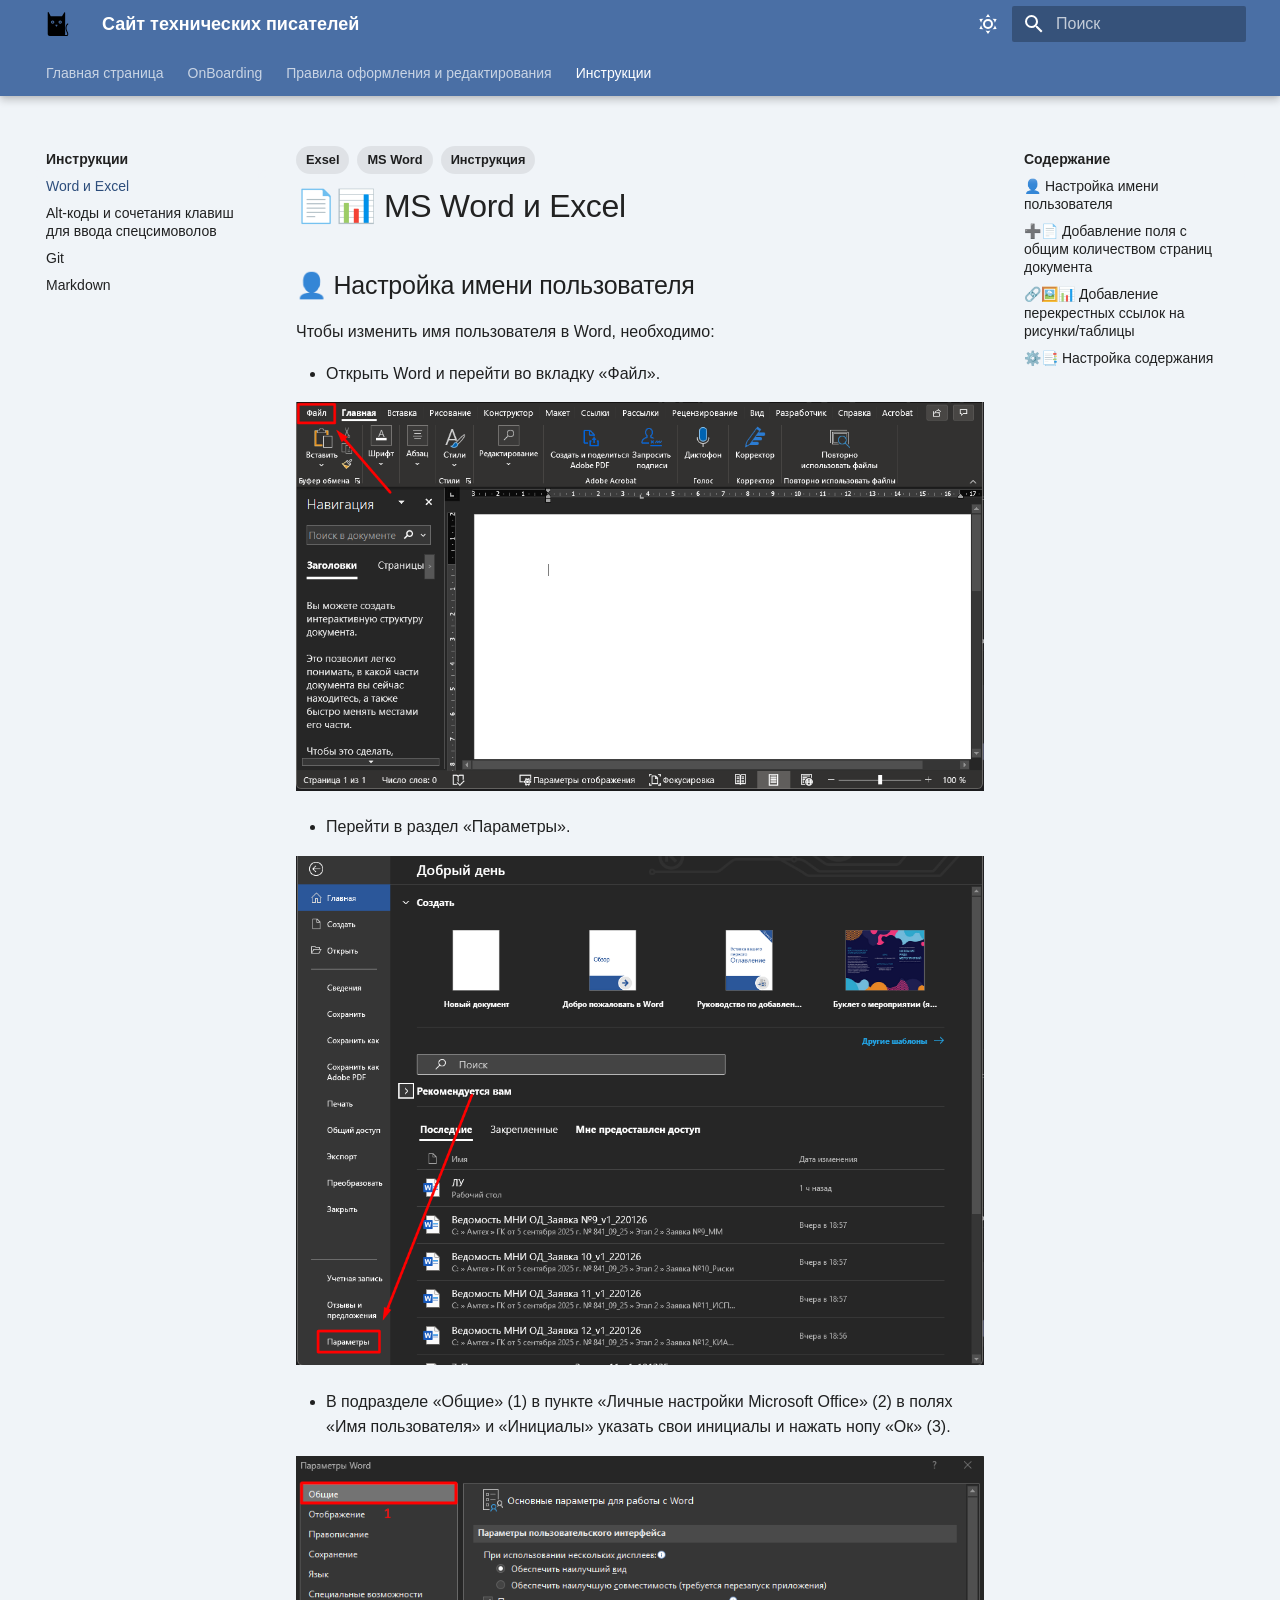
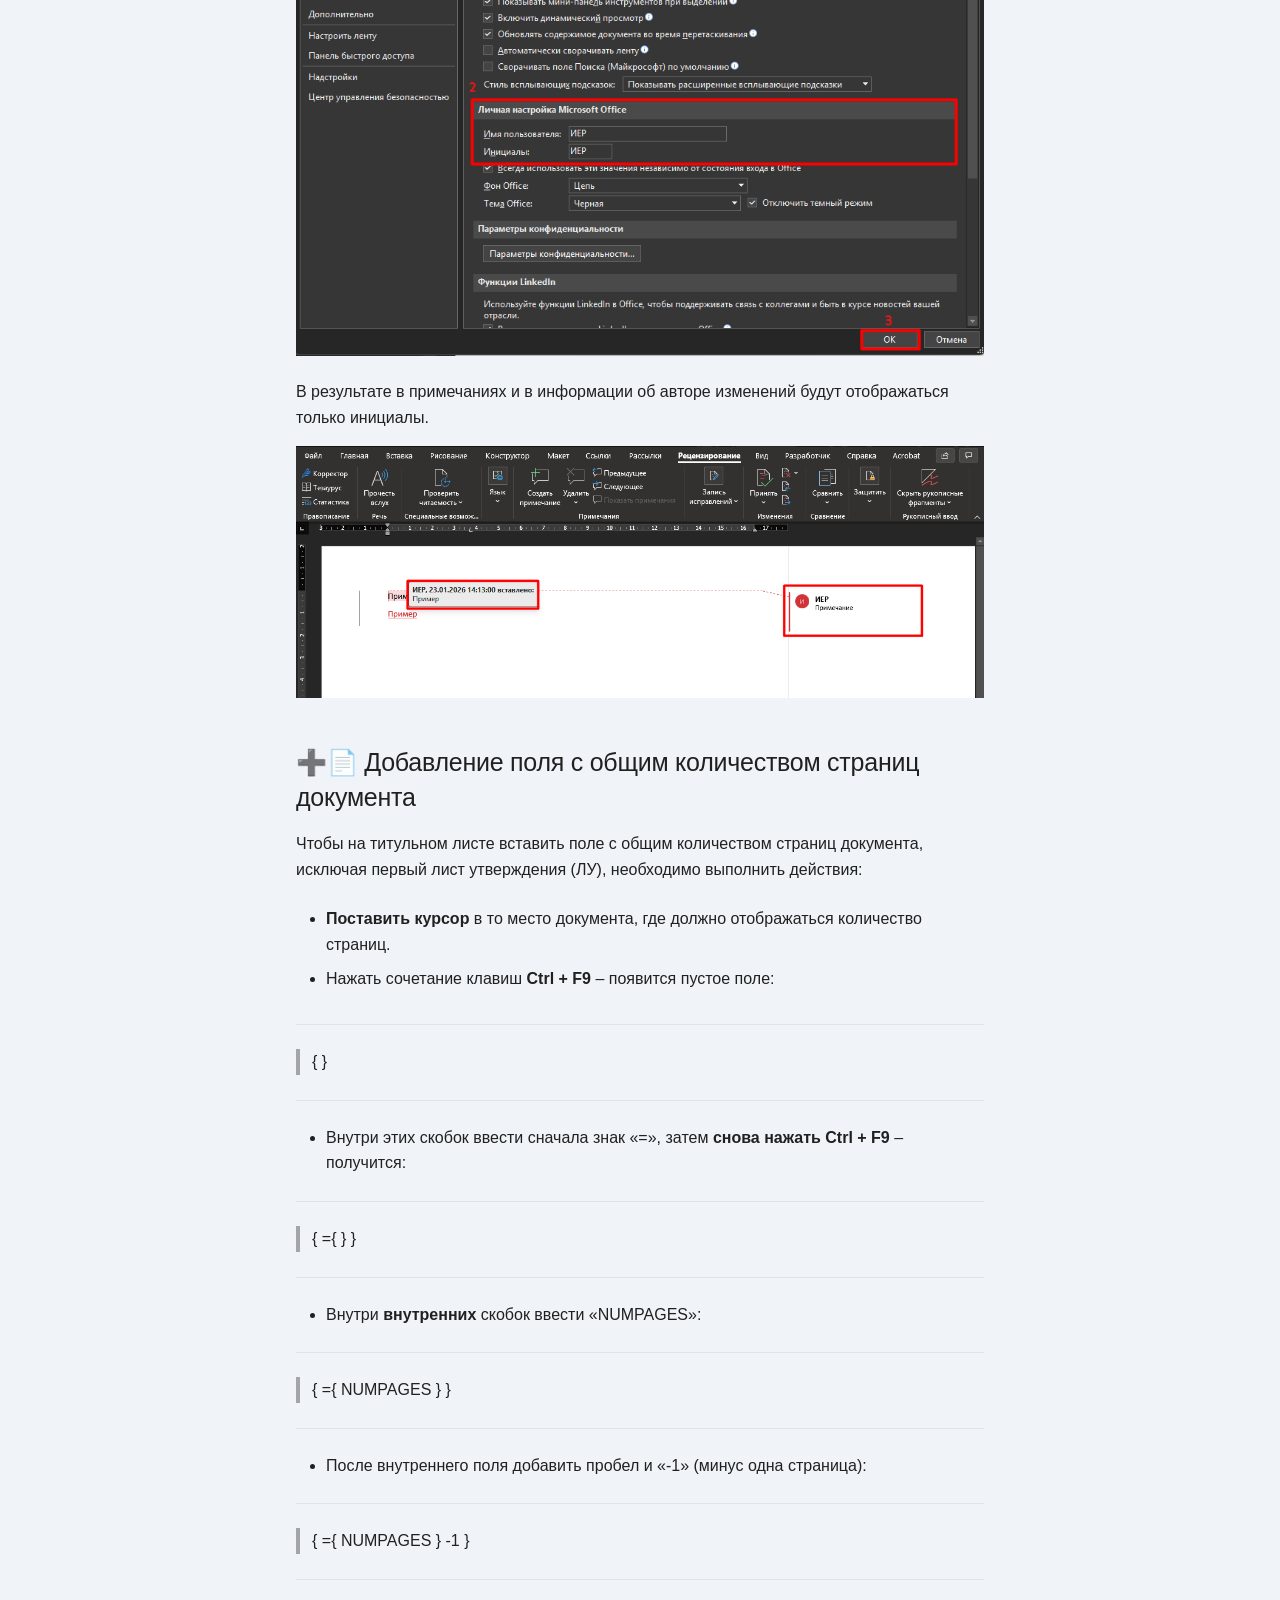
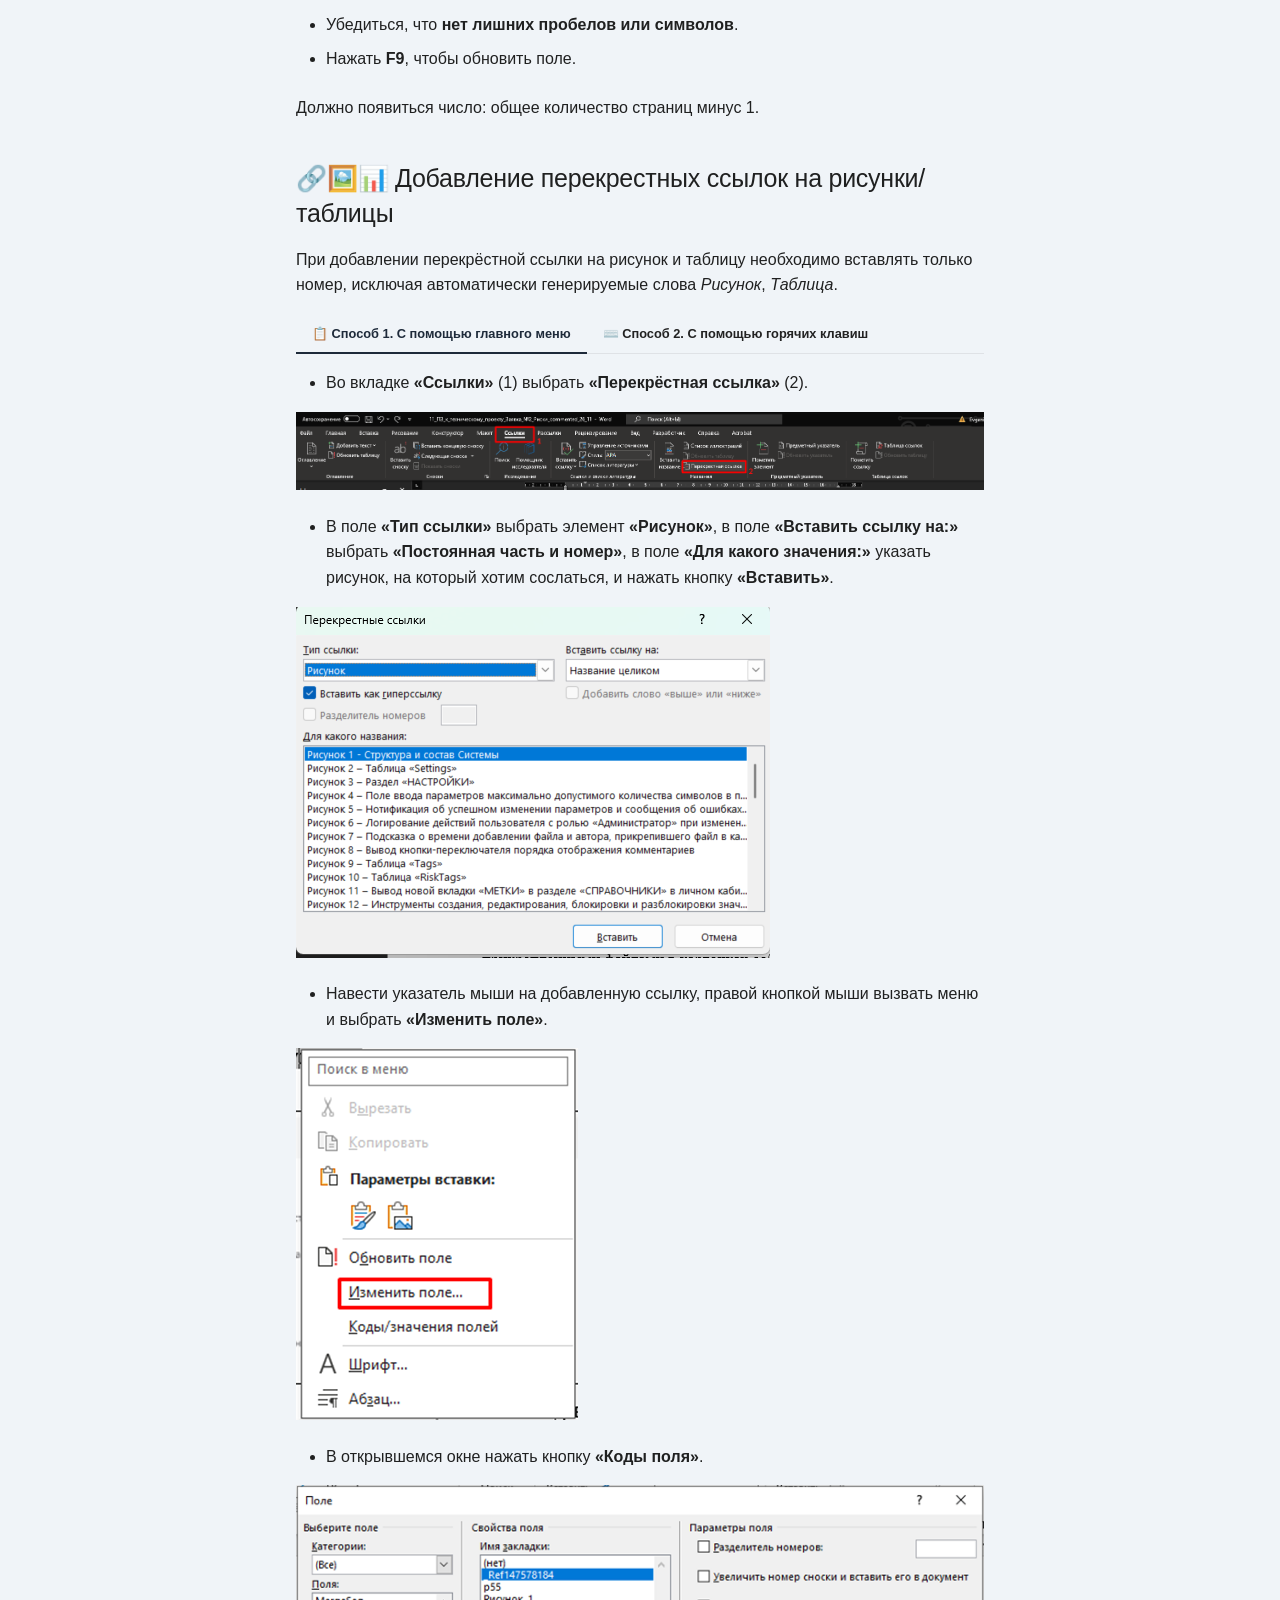
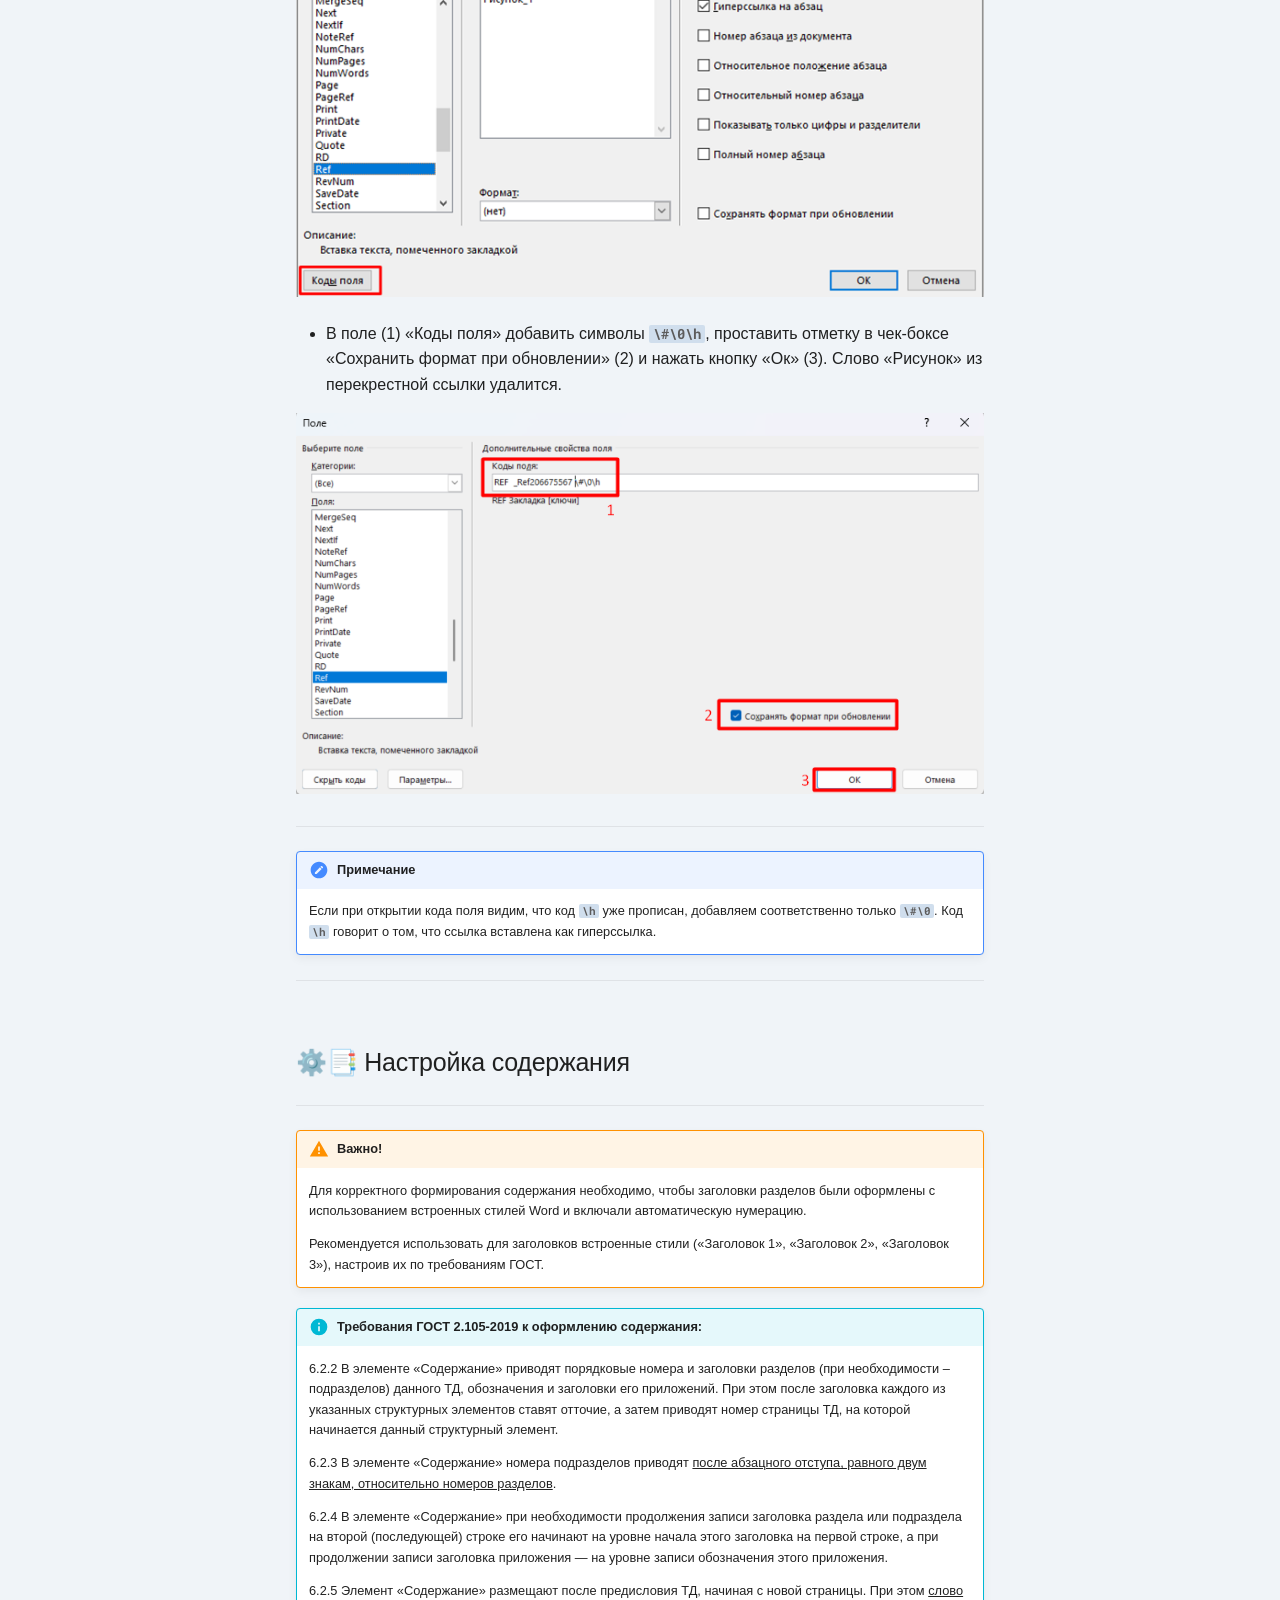
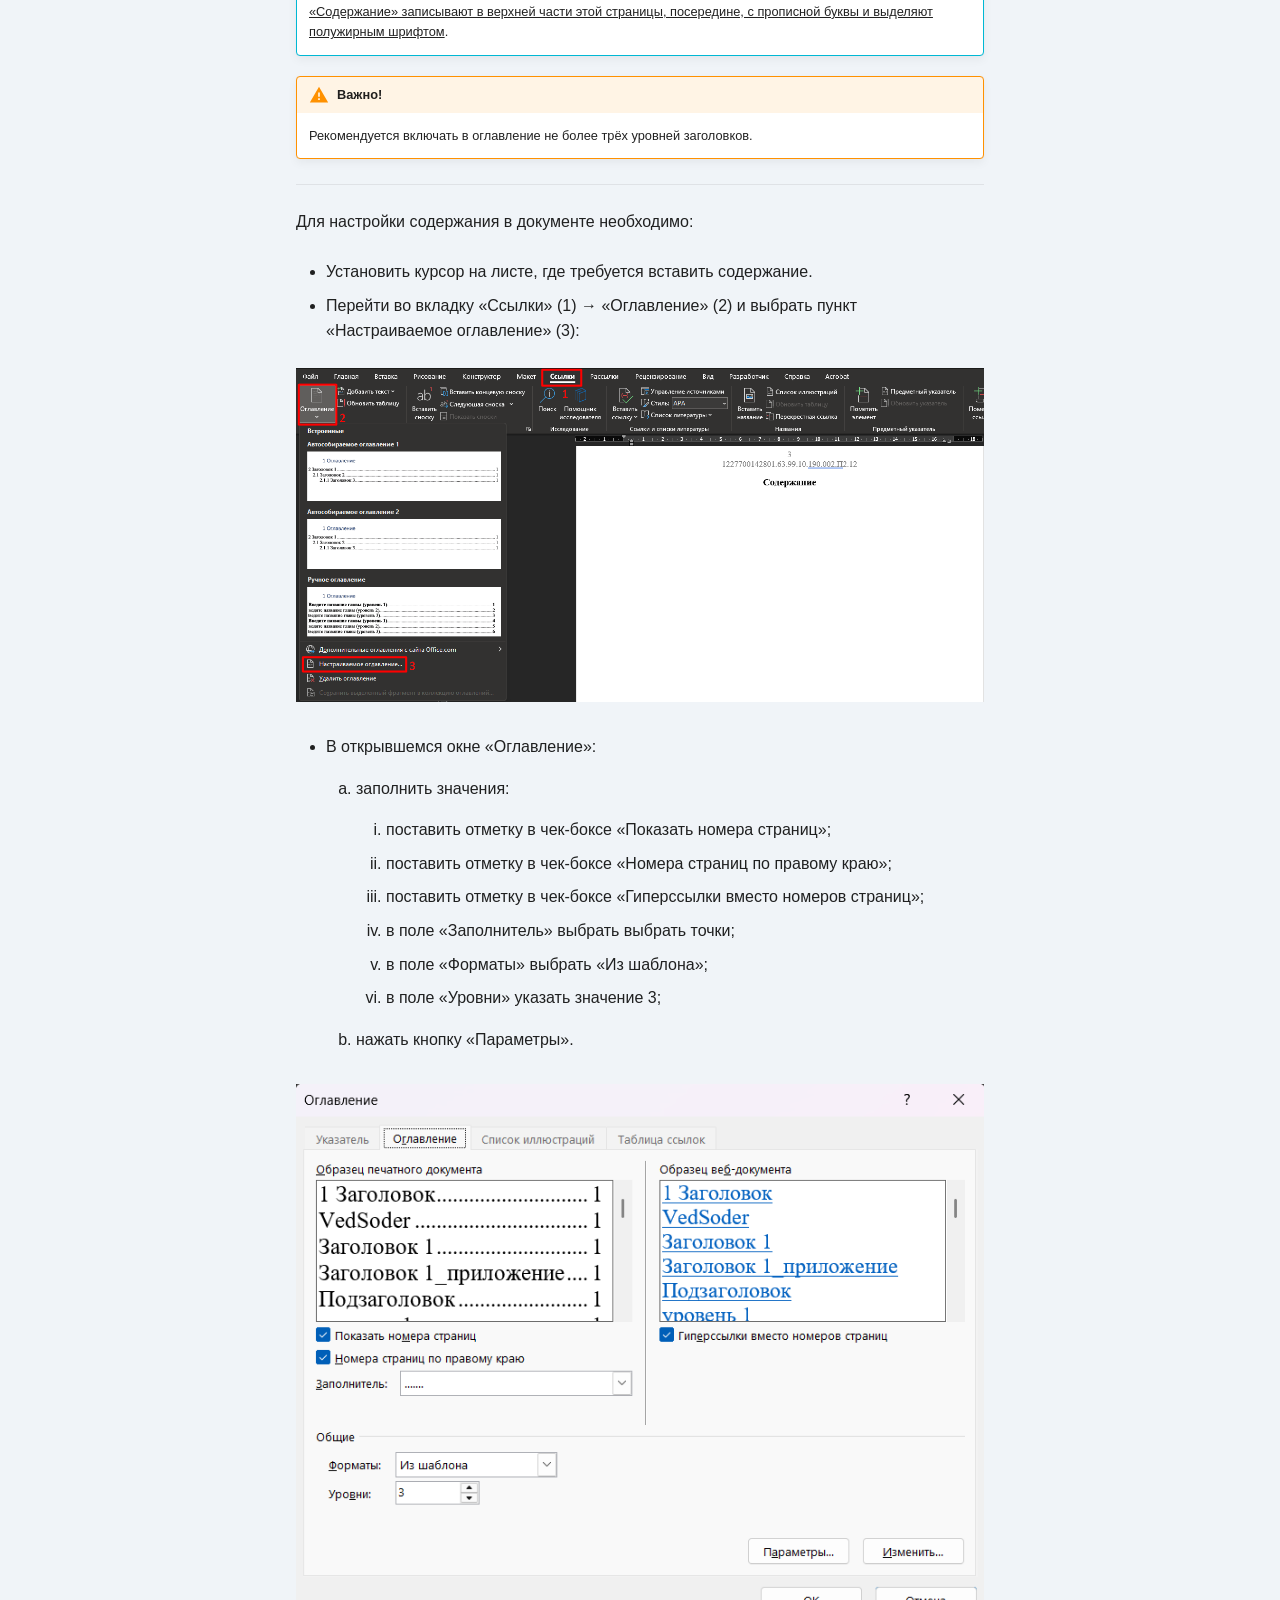
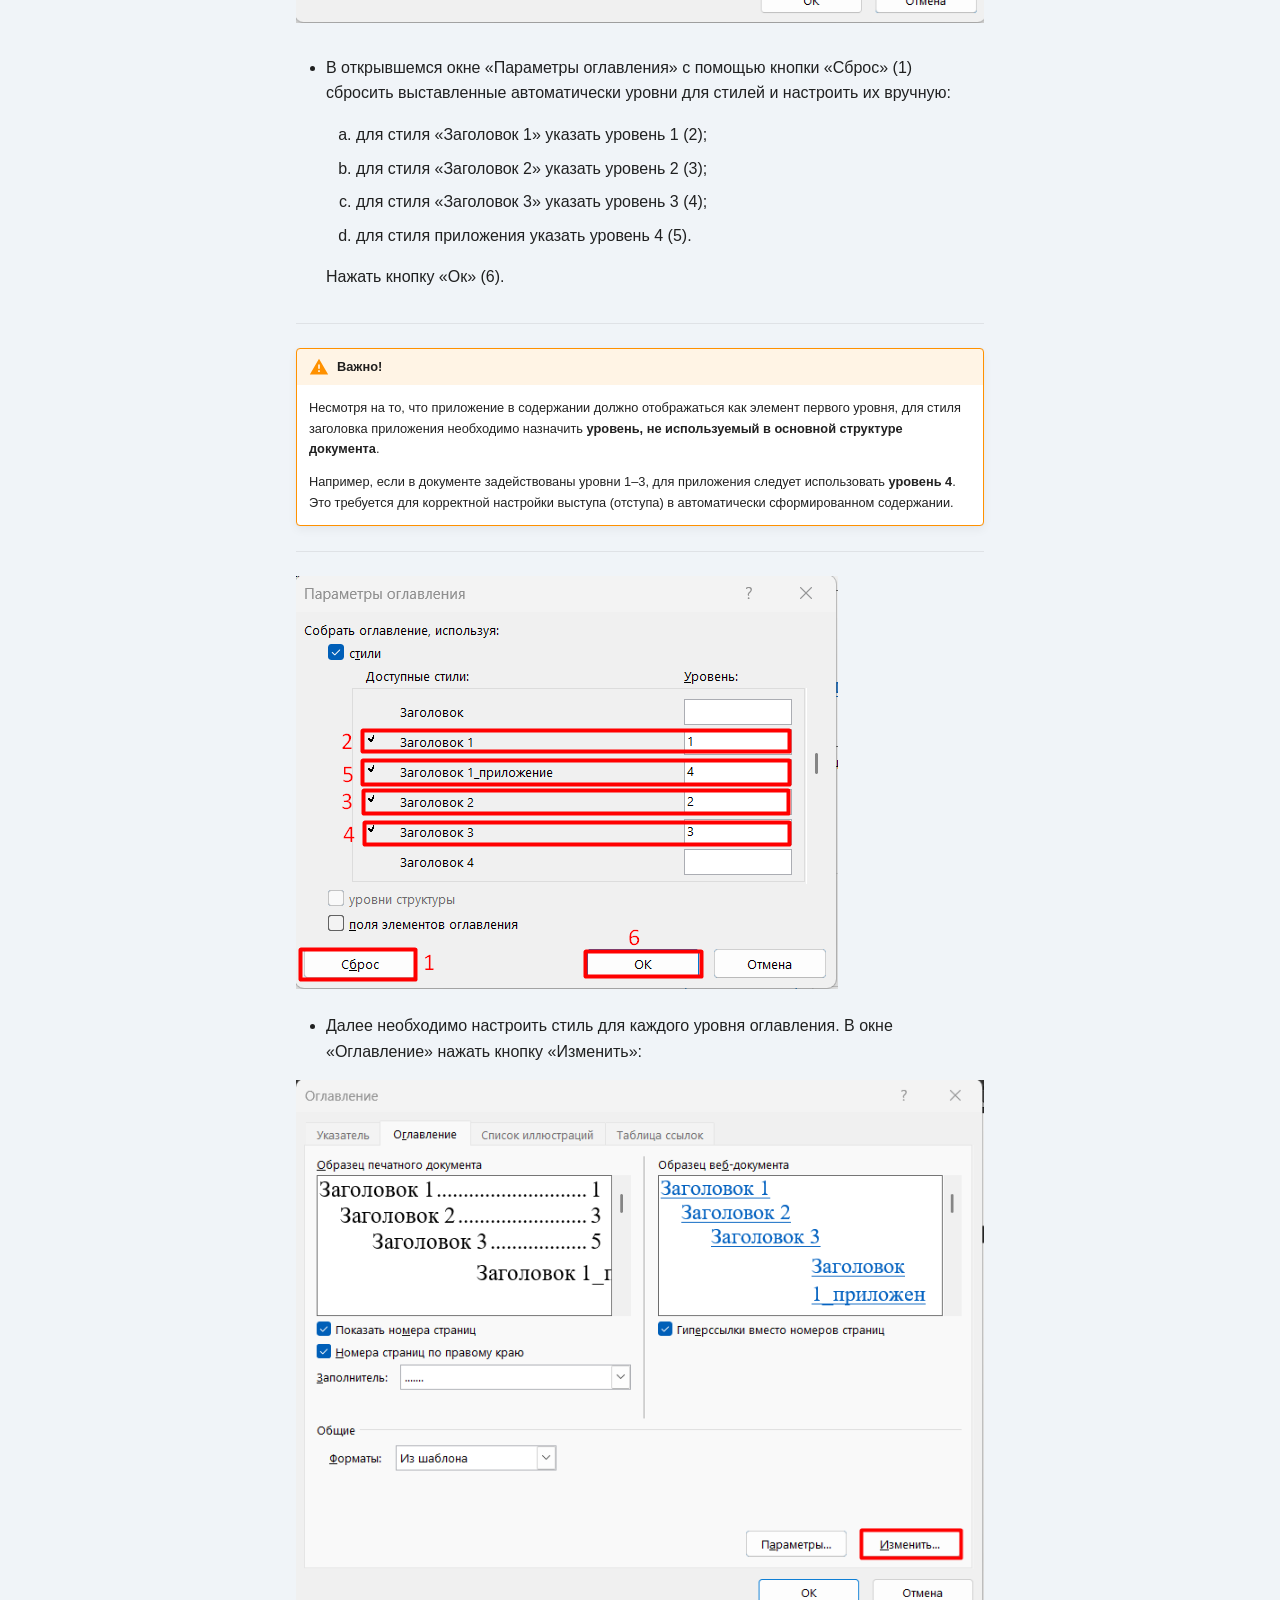
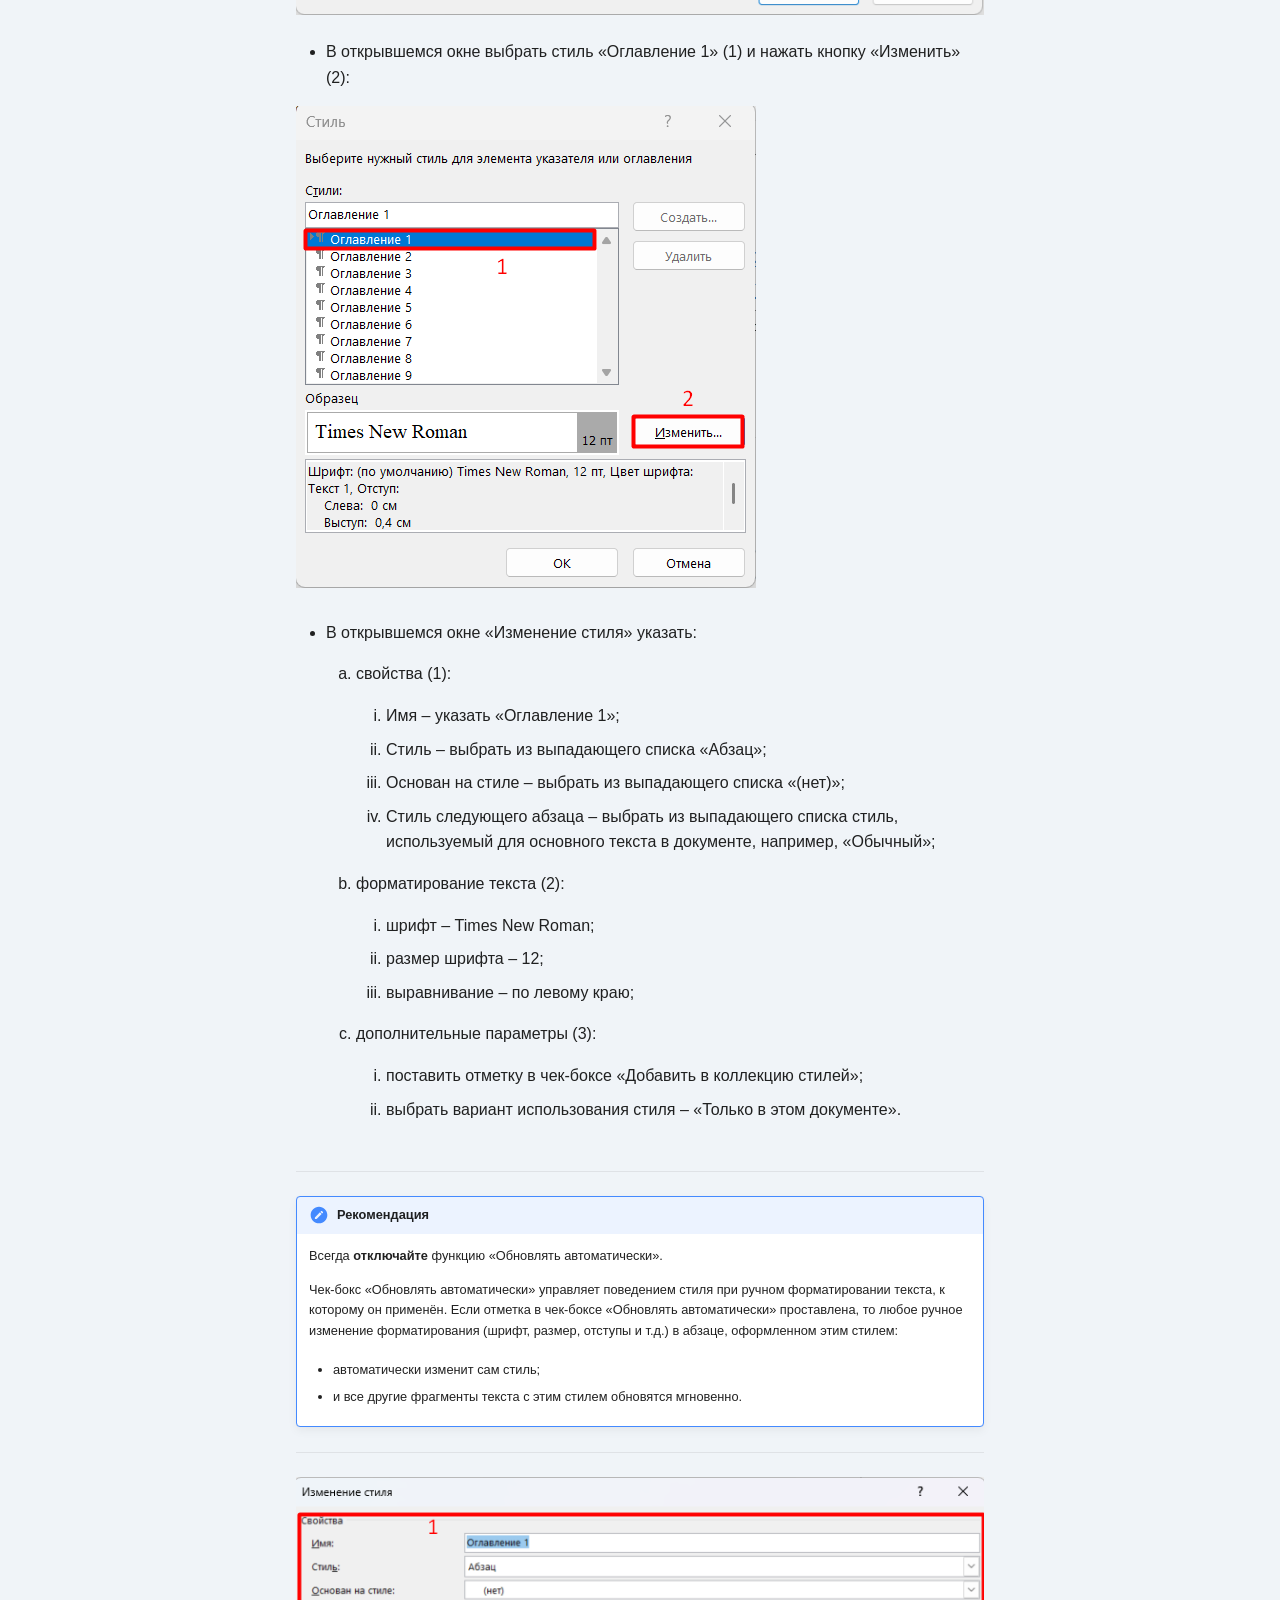
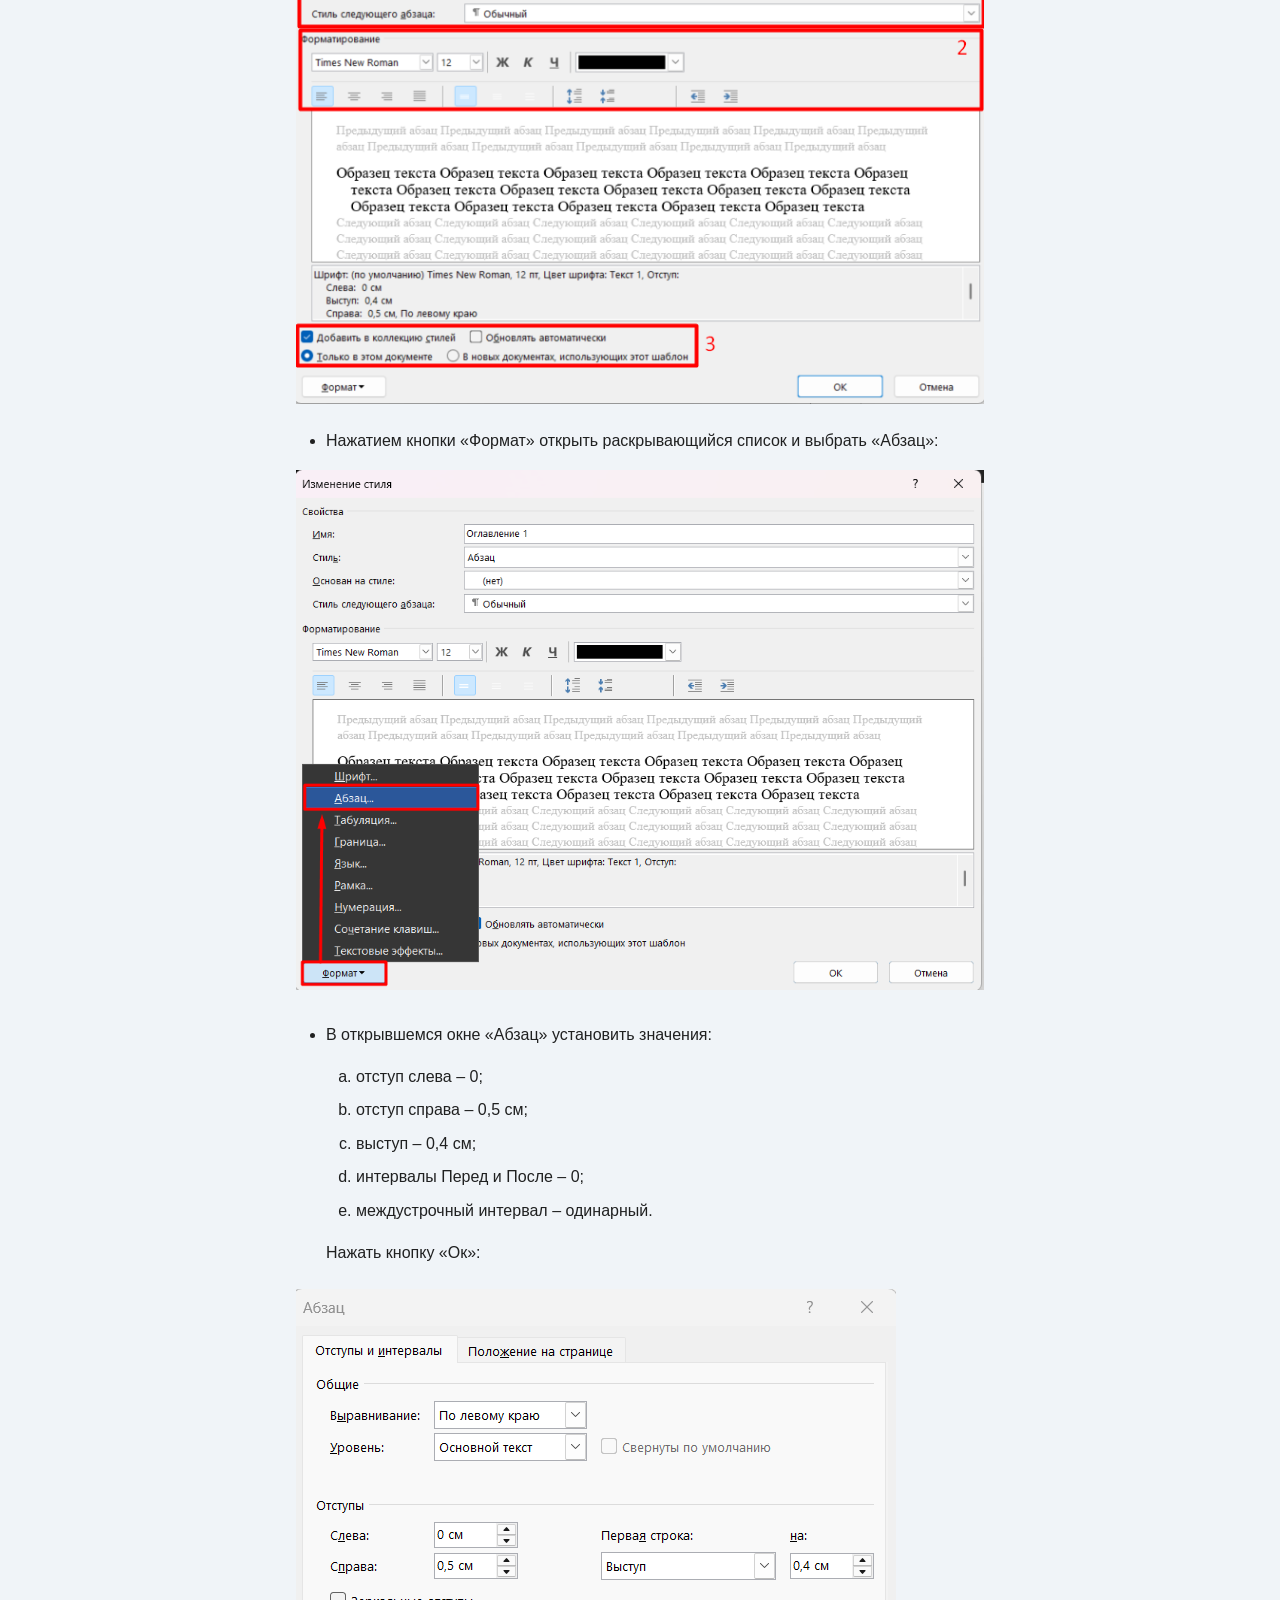
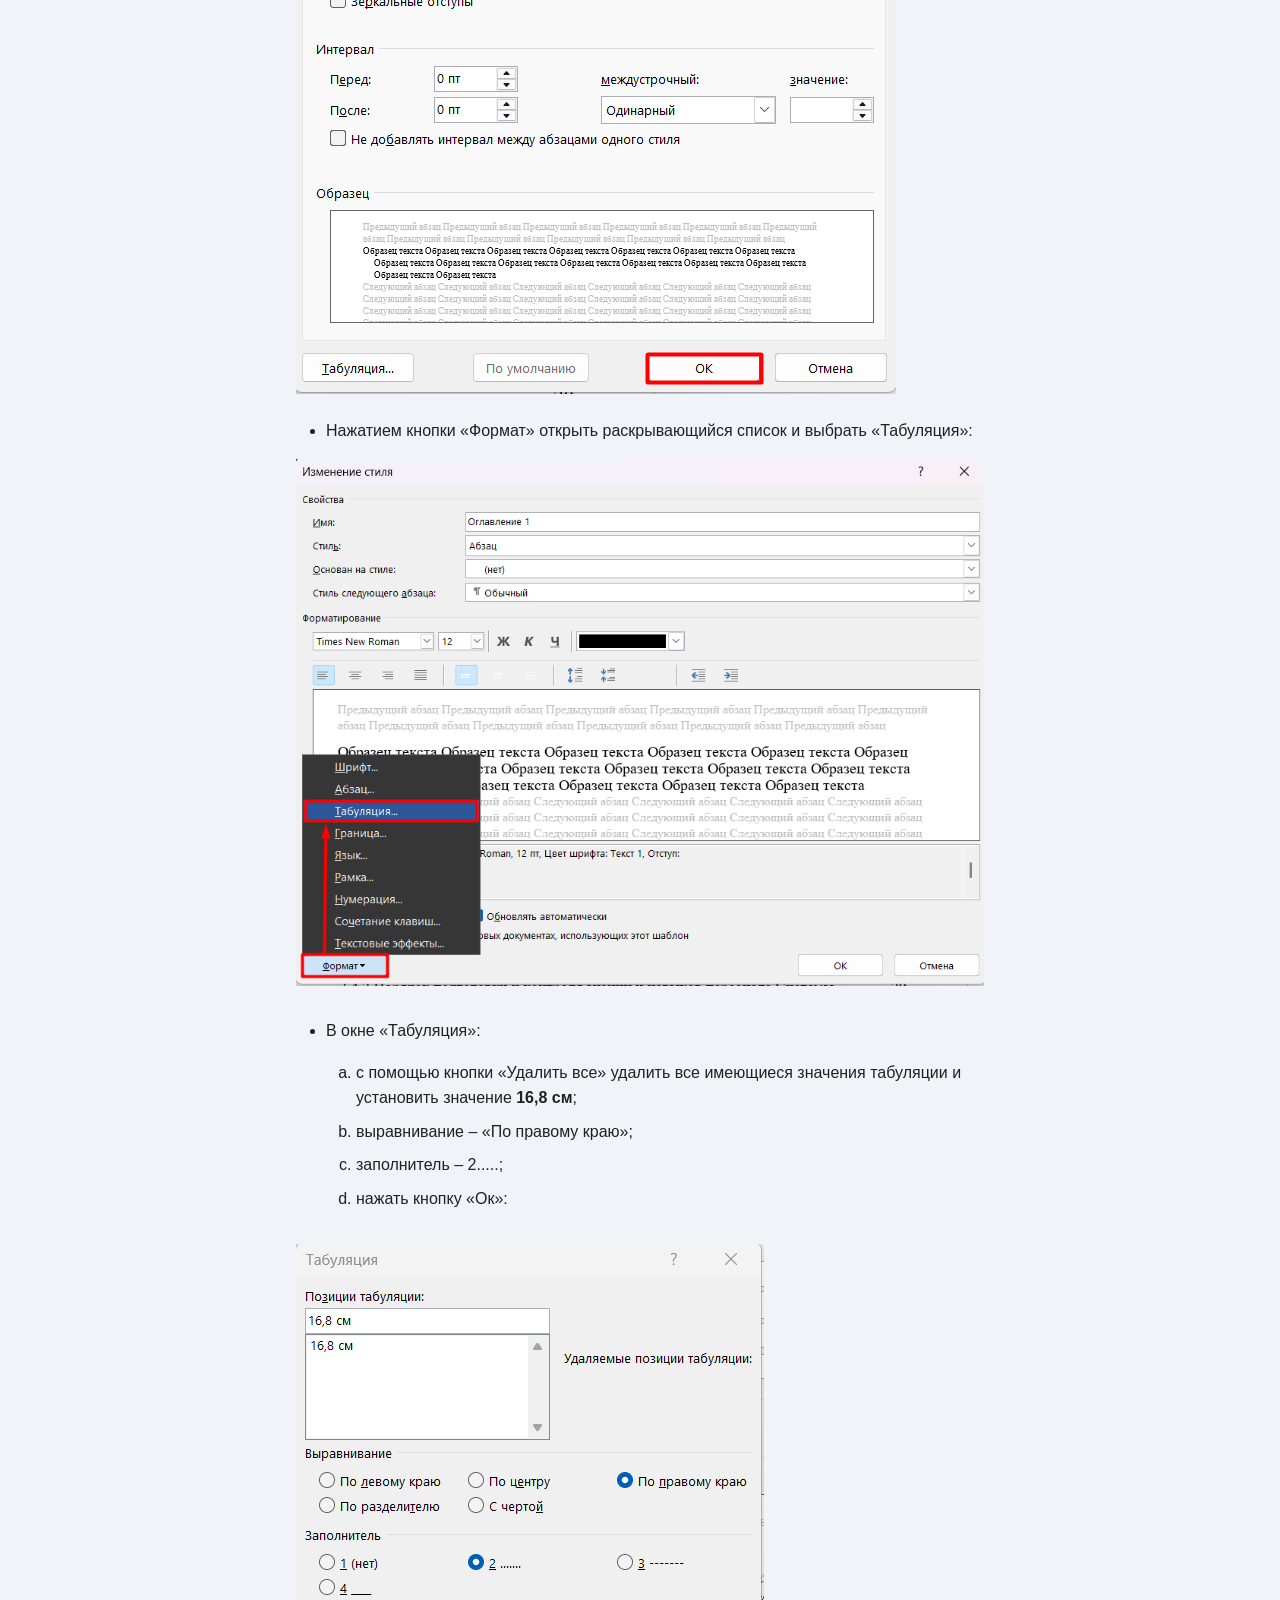
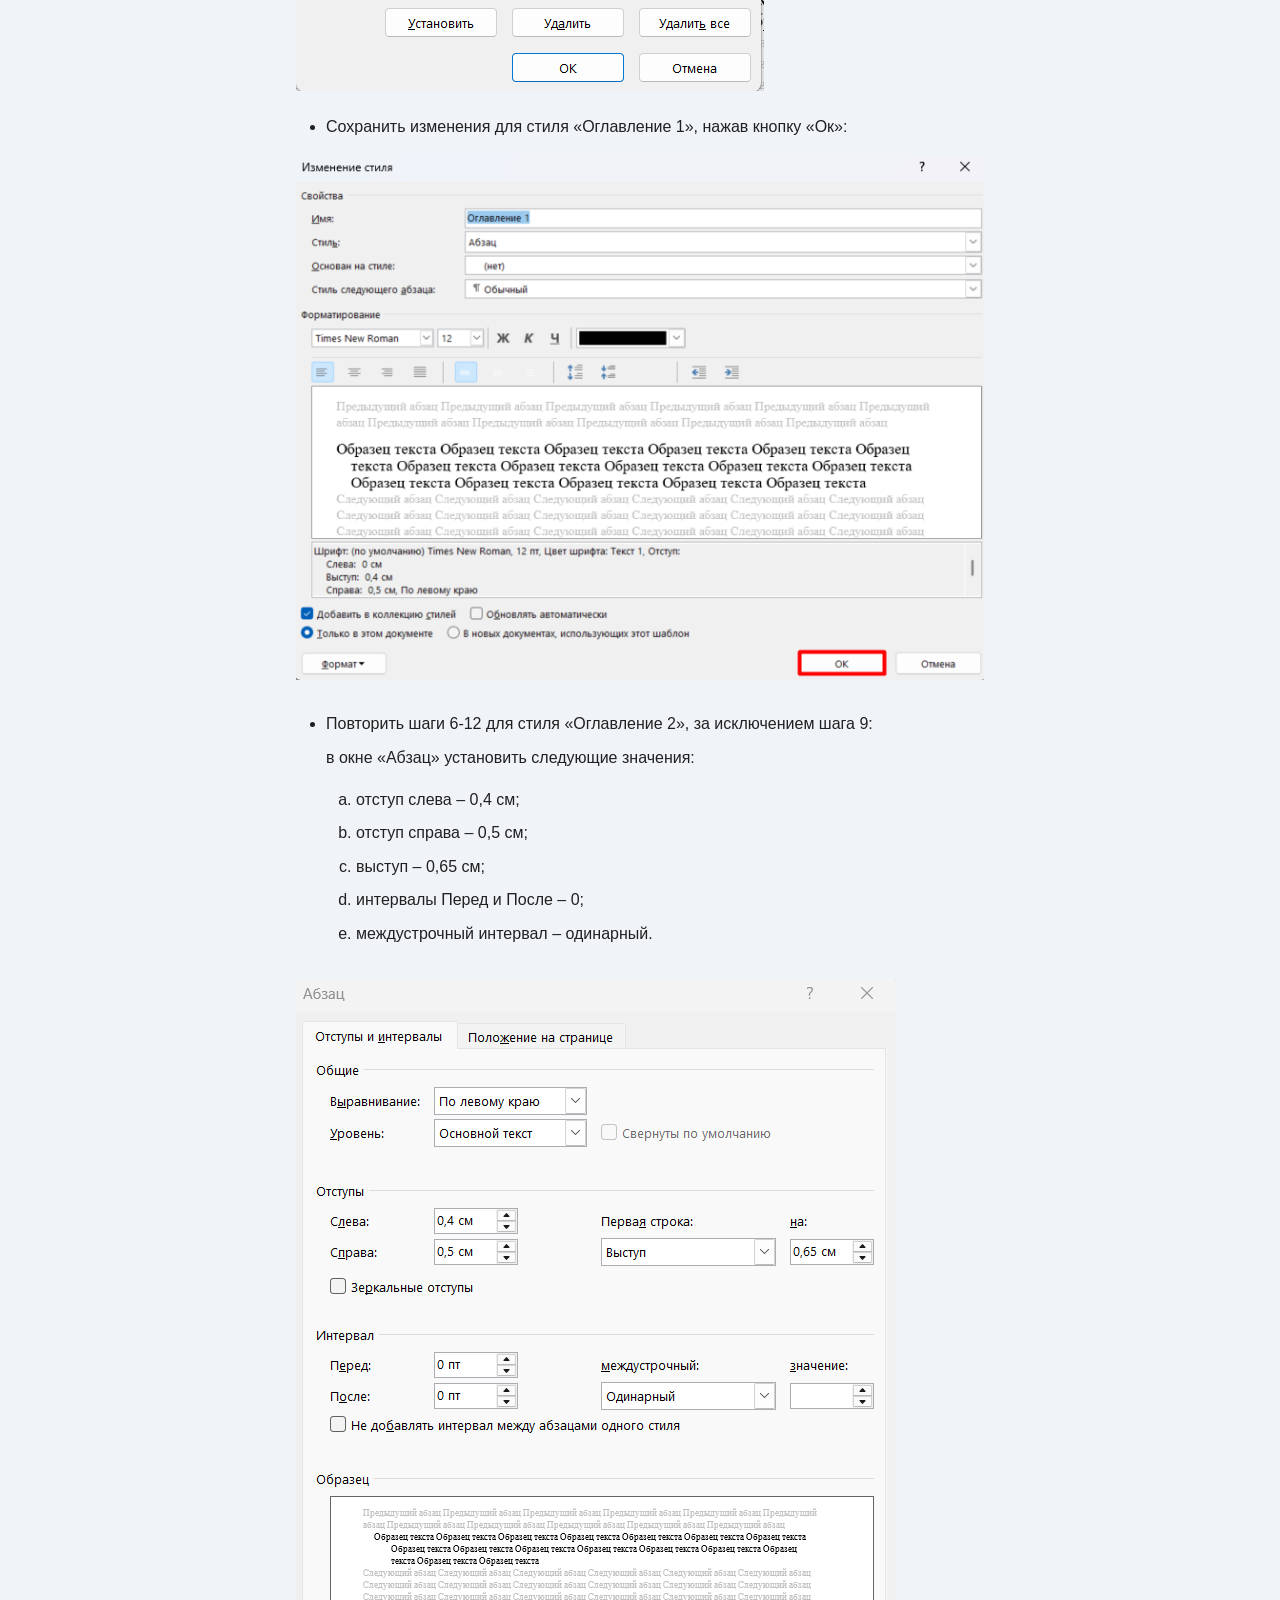
<file: Instructions_word/index.html>
<!DOCTYPE html><html lang="ru" class="no-js"><head>
    
      <meta charset="utf-8">
      <meta name="viewport" content="width=device-width,initial-scale=1">
      
        <meta name="description" content="Проект для техписов">
      
      
      
      
        <link rel="prev" href="../standarts/">
      
      
        <link rel="next" href="../codes/">
      
      
        
      
      
      <link rel="icon" href="../images/black-cat-cat-svgrepo-com.svg">
      <meta name="generator" content="mkdocs-1.6.1, mkdocs-material-9.7.6">
    
    
      
        <title>Word и Excel - Сайт технических писателей</title>
      
    
    
      <link rel="stylesheet" href="../assets/stylesheets/main.484c7ddc.min.css">
      
        
        <link rel="stylesheet" href="../assets/stylesheets/palette.ab4e12ef.min.css">
      
      


    
    
      
    
    
      
        
        
        <link rel="preconnect" href="https://fonts.gstatic.com" crossorigin="">
        <link rel="stylesheet" href="https://fonts.googleapis.com/css?family=Arial:300,300i,400,400i,700,700i%7CRoboto+Mono:400,400i,700,700i&amp;display=fallback">
        <style>:root{--md-text-font:"Arial";--md-code-font:"Roboto Mono"}</style>
      
    
    
      <link rel="stylesheet" href="../css/extra.css">
    
    <script>__md_scope=new URL("..",location),__md_hash=e=>[...e].reduce(((e,_)=>(e<<5)-e+_.charCodeAt(0)),0),__md_get=(e,_=localStorage,t=__md_scope)=>JSON.parse(_.getItem(t.pathname+"."+e)),__md_set=(e,_,t=localStorage,a=__md_scope)=>{try{t.setItem(a.pathname+"."+e,JSON.stringify(_))}catch(e){}}</script>
    
      

    
    
  <link href="../assets/stylesheets/glightbox.min.css" rel="stylesheet"><script src="../assets/javascripts/glightbox.min.js"></script><style id="glightbox-style">
            html.glightbox-open { overflow: initial; height: 100%; }
            .gslide-title { margin-top: 0px; user-select: text; }
            .gslide-desc { color: #666; user-select: text; }
            .gslide-image img { background: white; }
            .gscrollbar-fixer { padding-right: 15px; }
            .gdesc-inner { font-size: 0.75rem; }
            body[data-md-color-scheme="slate"] .gdesc-inner { background: var(--md-default-bg-color); }
            body[data-md-color-scheme="slate"] .gslide-title { color: var(--md-default-fg-color); }
            body[data-md-color-scheme="slate"] .gslide-desc { color: var(--md-default-fg-color); }
        </style></head>
  
  
    
    
      
    
    
    
    
    <body dir="ltr" data-md-color-scheme="my-scheme" data-md-color-primary="pink" data-md-color-accent="purple">
  
    
    <input class="md-toggle" data-md-toggle="drawer" type="checkbox" id="__drawer" autocomplete="off">
    <input class="md-toggle" data-md-toggle="search" type="checkbox" id="__search" autocomplete="off">
    <label class="md-overlay" for="__drawer"></label>
    <div data-md-component="skip">
      
        
        <a href="#ms-word-excel" class="md-skip">
          Перейти к содержанию
        </a>
      
    </div>
    <div data-md-component="announce">
      
    </div>
    
    
      

  

<header class="md-header md-header--shadow md-header--lifted" data-md-component="header">
  <nav class="md-header__inner md-grid" aria-label="Верхний колонтитул">
    <a href=".." title="Сайт технических писателей" class="md-header__button md-logo" aria-label="Сайт технических писателей" data-md-component="logo">
      
  <img src="../images/cat-in-black-silhouette-svgrepo-com.svg" alt="logo">

    </a>
    <label class="md-header__button md-icon" for="__drawer">
      
      <svg xmlns="http://www.w3.org/2000/svg" viewBox="0 0 24 24"><path d="M3 6h18v2H3zm0 5h18v2H3zm0 5h18v2H3z"></path></svg>
    </label>
    <div class="md-header__title" data-md-component="header-title">
      <div class="md-header__ellipsis">
        <div class="md-header__topic">
          <span class="md-ellipsis">
            Сайт технических писателей
          </span>
        </div>
        <div class="md-header__topic" data-md-component="header-topic">
          <span class="md-ellipsis">
            
              Word и Excel
            
          </span>
        </div>
      </div>
    </div>
    
      
        <form class="md-header__option" data-md-component="palette">
  
    
    
    
    <input class="md-option" data-md-color-media="" data-md-color-scheme="my-scheme" data-md-color-primary="pink" data-md-color-accent="purple" aria-label="Выключить солнышко" type="radio" name="__palette" id="__palette_0">
    
      <label class="md-header__button md-icon" title="Выключить солнышко" for="__palette_1" hidden="">
        <svg xmlns="http://www.w3.org/2000/svg" viewBox="0 0 24 24"><path d="M12 7a5 5 0 0 1 5 5 5 5 0 0 1-5 5 5 5 0 0 1-5-5 5 5 0 0 1 5-5m0 2a3 3 0 0 0-3 3 3 3 0 0 0 3 3 3 3 0 0 0 3-3 3 3 0 0 0-3-3m0-7 2.39 3.42C13.65 5.15 12.84 5 12 5s-1.65.15-2.39.42zM3.34 7l4.16-.35A7.2 7.2 0 0 0 5.94 8.5c-.44.74-.69 1.5-.83 2.29zm.02 10 1.76-3.77a7.131 7.131 0 0 0 2.38 4.14zM20.65 7l-1.77 3.79a7.02 7.02 0 0 0-2.38-4.15zm-.01 10-4.14.36c.59-.51 1.12-1.14 1.54-1.86.42-.73.69-1.5.83-2.29zM12 22l-2.41-3.44c.74.27 1.55.44 2.41.44.82 0 1.63-.17 2.37-.44z"></path></svg>
      </label>
    
  
    
    
    
    <input class="md-option" data-md-color-media="" data-md-color-scheme="slate" data-md-color-primary="deep-purple" data-md-color-accent="blue" aria-label="Включить солнышко" type="radio" name="__palette" id="__palette_1">
    
      <label class="md-header__button md-icon" title="Включить солнышко" for="__palette_0" hidden="">
        <svg xmlns="http://www.w3.org/2000/svg" viewBox="0 0 24 24"><path d="m17.75 4.09-2.53 1.94.91 3.06-2.63-1.81-2.63 1.81.91-3.06-2.53-1.94L12.44 4l1.06-3 1.06 3zm3.5 6.91-1.64 1.25.59 1.98-1.7-1.17-1.7 1.17.59-1.98L15.75 11l2.06-.05L18.5 9l.69 1.95zm-2.28 4.95c.83-.08 1.72 1.1 1.19 1.85-.32.45-.66.87-1.08 1.27C15.17 23 8.84 23 4.94 19.07c-3.91-3.9-3.91-10.24 0-14.14.4-.4.82-.76 1.27-1.08.75-.53 1.93.36 1.85 1.19-.27 2.86.69 5.83 2.89 8.02a9.96 9.96 0 0 0 8.02 2.89m-1.64 2.02a12.08 12.08 0 0 1-7.8-3.47c-2.17-2.19-3.33-5-3.49-7.82-2.81 3.14-2.7 7.96.31 10.98 3.02 3.01 7.84 3.12 10.98.31"></path></svg>
      </label>
    
  
</form>
      
    
    
      <script>var palette=__md_get("__palette");if(palette&&palette.color){if("(prefers-color-scheme)"===palette.color.media){var media=matchMedia("(prefers-color-scheme: light)"),input=document.querySelector(media.matches?"[data-md-color-media='(prefers-color-scheme: light)']":"[data-md-color-media='(prefers-color-scheme: dark)']");palette.color.media=input.getAttribute("data-md-color-media"),palette.color.scheme=input.getAttribute("data-md-color-scheme"),palette.color.primary=input.getAttribute("data-md-color-primary"),palette.color.accent=input.getAttribute("data-md-color-accent")}for(var[key,value]of Object.entries(palette.color))document.body.setAttribute("data-md-color-"+key,value)}</script>
    
    
    
      
      
        <label class="md-header__button md-icon" for="__search">
          
          <svg xmlns="http://www.w3.org/2000/svg" viewBox="0 0 24 24"><path d="M9.5 3A6.5 6.5 0 0 1 16 9.5c0 1.61-.59 3.09-1.56 4.23l.27.27h.79l5 5-1.5 1.5-5-5v-.79l-.27-.27A6.52 6.52 0 0 1 9.5 16 6.5 6.5 0 0 1 3 9.5 6.5 6.5 0 0 1 9.5 3m0 2C7 5 5 7 5 9.5S7 14 9.5 14 14 12 14 9.5 12 5 9.5 5"></path></svg>
        </label>
        <div class="md-search" data-md-component="search" role="dialog">
  <label class="md-search__overlay" for="__search"></label>
  <div class="md-search__inner" role="search">
    <form class="md-search__form" name="search">
      <input type="text" class="md-search__input" name="query" aria-label="Поиск" placeholder="Поиск" autocapitalize="off" autocorrect="off" autocomplete="off" spellcheck="false" data-md-component="search-query" required="">
      <label class="md-search__icon md-icon" for="__search">
        
        <svg xmlns="http://www.w3.org/2000/svg" viewBox="0 0 24 24"><path d="M9.5 3A6.5 6.5 0 0 1 16 9.5c0 1.61-.59 3.09-1.56 4.23l.27.27h.79l5 5-1.5 1.5-5-5v-.79l-.27-.27A6.52 6.52 0 0 1 9.5 16 6.5 6.5 0 0 1 3 9.5 6.5 6.5 0 0 1 9.5 3m0 2C7 5 5 7 5 9.5S7 14 9.5 14 14 12 14 9.5 12 5 9.5 5"></path></svg>
        
        <svg xmlns="http://www.w3.org/2000/svg" viewBox="0 0 24 24"><path d="M20 11v2H8l5.5 5.5-1.42 1.42L4.16 12l7.92-7.92L13.5 5.5 8 11z"></path></svg>
      </label>
      <nav class="md-search__options" aria-label="Поиск">
        
        <button type="reset" class="md-search__icon md-icon" title="Очистить" aria-label="Очистить" tabindex="-1">
          
          <svg xmlns="http://www.w3.org/2000/svg" viewBox="0 0 24 24"><path d="M19 6.41 17.59 5 12 10.59 6.41 5 5 6.41 10.59 12 5 17.59 6.41 19 12 13.41 17.59 19 19 17.59 13.41 12z"></path></svg>
        </button>
      </nav>
      
        <div class="md-search__suggest" data-md-component="search-suggest"></div>
      
    </form>
    <div class="md-search__output">
      <div class="md-search__scrollwrap" tabindex="0" data-md-scrollfix="">
        <div class="md-search-result" data-md-component="search-result">
          <div class="md-search-result__meta">
            Инициализация поиска
          </div>
          <ol class="md-search-result__list" role="presentation"></ol>
        </div>
      </div>
    </div>
  </div>
</div>
      
    
    
  </nav>
  
    
      
<nav class="md-tabs" aria-label="Вкладки" data-md-component="tabs">
  <div class="md-grid">
    <ul class="md-tabs__list">
      
        
  
  
  
  
    <li class="md-tabs__item">
      <a href=".." class="md-tabs__link">
        
  
  
    
  
  Главная страница

      </a>
    </li>
  

      
        
  
  
  
  
    <li class="md-tabs__item">
      <a href="../onboarding/" class="md-tabs__link">
        
  
  
    
  
  OnBoarding

      </a>
    </li>
  

      
        
  
  
  
  
    
    
      <li class="md-tabs__item">
        <a href="../check-list/" class="md-tabs__link">
          
  
  
    
  
  Правила оформления и редактирования

        </a>
      </li>
    
  

      
        
  
  
  
    
  
  
    
    
      <li class="md-tabs__item md-tabs__item--active">
        <a href="./" class="md-tabs__link">
          
  
  
    
  
  Инструкции

        </a>
      </li>
    
  

      
    </ul>
  </div>
</nav>
    
  
</header>
    
    <div class="md-container" data-md-component="container">
      
      
        
      
      <main class="md-main" data-md-component="main">
        <div class="md-main__inner md-grid">
          
            
              
              <div class="md-sidebar md-sidebar--primary" data-md-component="sidebar" data-md-type="navigation">
                <div class="md-sidebar__scrollwrap">
                  <div class="md-sidebar__inner">
                    


  


<nav class="md-nav md-nav--primary md-nav--lifted" aria-label="Навигация" data-md-level="0">
  <label class="md-nav__title" for="__drawer">
    <a href=".." title="Сайт технических писателей" class="md-nav__button md-logo" aria-label="Сайт технических писателей" data-md-component="logo">
      
  <img src="../images/cat-in-black-silhouette-svgrepo-com.svg" alt="logo">

    </a>
    Сайт технических писателей
  </label>
  
  <ul class="md-nav__list" data-md-scrollfix="">
    
      
      
  
  
  
  
    <li class="md-nav__item">
      <a href=".." class="md-nav__link">
        
  
  
  <span class="md-ellipsis">
    
  
    Главная страница
  

    
  </span>
  
  

      </a>
    </li>
  

    
      
      
  
  
  
  
    <li class="md-nav__item">
      <a href="../onboarding/" class="md-nav__link">
        
  
  
  <span class="md-ellipsis">
    
  
    OnBoarding
  

    
  </span>
  
  

      </a>
    </li>
  

    
      
      
  
  
  
  
    
    
      
        
      
        
      
        
      
        
      
        
      
    
    
    
      
      
    
    
    <li class="md-nav__item md-nav__item--nested">
      
        
        
        <input class="md-nav__toggle md-toggle " type="checkbox" id="__nav_3">
        
          
          <label class="md-nav__link" for="__nav_3" id="__nav_3_label" tabindex="0">
            
  
  
  <span class="md-ellipsis">
    
  
    Правила оформления и редактирования
  

    
  </span>
  
  

            <span class="md-nav__icon md-icon"></span>
          </label>
        
        <nav class="md-nav" data-md-level="1" aria-labelledby="__nav_3_label" aria-expanded="false">
          <label class="md-nav__title" for="__nav_3">
            <span class="md-nav__icon md-icon"></span>
            
  
    Правила оформления и редактирования
  

          </label>
          <ul class="md-nav__list" data-md-scrollfix="">
            
              
                
  
  
  
  
    <li class="md-nav__item">
      <a href="../check-list/" class="md-nav__link">
        
  
  
  <span class="md-ellipsis">
    
  
    Чек-лист проверки документа
  

    
  </span>
  
  

      </a>
    </li>
  

              
            
              
                
  
  
  
  
    <li class="md-nav__item">
      <a href="../decimal_numbers/" class="md-nav__link">
        
  
  
  <span class="md-ellipsis">
    
  
    Правила присваивания децимальных номеров
  

    
  </span>
  
  

      </a>
    </li>
  

              
            
              
                
  
  
  
  
    <li class="md-nav__item">
      <a href="../redpolitika/" class="md-nav__link">
        
  
  
  <span class="md-ellipsis">
    
  
    Редполитика документации
  

    
  </span>
  
  

      </a>
    </li>
  

              
            
              
                
  
  
  
  
    <li class="md-nav__item">
      <a href="../templates/" class="md-nav__link">
        
  
  
  <span class="md-ellipsis">
    
  
    Шаблоны документов
  

    
  </span>
  
  

      </a>
    </li>
  

              
            
              
                
  
  
  
  
    <li class="md-nav__item">
      <a href="../standarts/" class="md-nav__link">
        
  
  
  <span class="md-ellipsis">
    
  
    Перечень действующих стандартов для АС
  

    
  </span>
  
  

      </a>
    </li>
  

              
            
          </ul>
        </nav>
      
    </li>
  

    
      
      
  
  
    
  
  
  
    
    
      
        
      
        
      
        
      
        
      
    
    
    
      
        
        
      
      
    
    
    <li class="md-nav__item md-nav__item--active md-nav__item--section md-nav__item--nested">
      
        
        
        <input class="md-nav__toggle md-toggle " type="checkbox" id="__nav_4" checked="">
        
          
          <label class="md-nav__link" for="__nav_4" id="__nav_4_label" tabindex="">
            
  
  
  <span class="md-ellipsis">
    
  
    Инструкции
  

    
  </span>
  
  

            <span class="md-nav__icon md-icon"></span>
          </label>
        
        <nav class="md-nav" data-md-level="1" aria-labelledby="__nav_4_label" aria-expanded="true">
          <label class="md-nav__title" for="__nav_4">
            <span class="md-nav__icon md-icon"></span>
            
  
    Инструкции
  

          </label>
          <ul class="md-nav__list" data-md-scrollfix="">
            
              
                
  
  
    
  
  
  
    <li class="md-nav__item md-nav__item--active">
      
      <input class="md-nav__toggle md-toggle" type="checkbox" id="__toc">
      
      
        
      
      
        <label class="md-nav__link md-nav__link--active" for="__toc">
          
  
  
  <span class="md-ellipsis">
    
  
    Word и Excel
  

    
  </span>
  
  

          <span class="md-nav__icon md-icon"></span>
        </label>
      
      <a href="./" class="md-nav__link md-nav__link--active">
        
  
  
  <span class="md-ellipsis">
    
  
    Word и Excel
  

    
  </span>
  
  

      </a>
      
        

<nav class="md-nav md-nav--secondary" aria-label="Содержание">
  
  
  
    
  
  
    <label class="md-nav__title" for="__toc">
      <span class="md-nav__icon md-icon"></span>
      Содержание
    </label>
    <ul class="md-nav__list" data-md-component="toc" data-md-scrollfix="">
      
        <li class="md-nav__item">
  <a href="#_1" class="md-nav__link">
    <span class="md-ellipsis">
      
        👤 Настройка имени пользователя
      
    </span>
  </a>
  
</li>
      
        <li class="md-nav__item">
  <a href="#_2" class="md-nav__link">
    <span class="md-ellipsis">
      
        ➕📄 Добавление поля с общим количеством страниц документа
      
    </span>
  </a>
  
</li>
      
        <li class="md-nav__item">
  <a href="#_3" class="md-nav__link">
    <span class="md-ellipsis">
      
        🔗🖼️📊 Добавление перекрестных ссылок на рисунки/таблицы
      
    </span>
  </a>
  
</li>
      
        <li class="md-nav__item">
  <a href="#_4" class="md-nav__link">
    <span class="md-ellipsis">
      
        ⚙️📑 Настройка содержания
      
    </span>
  </a>
  
</li>
      
    </ul>
  
</nav>
      
    </li>
  

              
            
              
                
  
  
  
  
    <li class="md-nav__item">
      <a href="../codes/" class="md-nav__link">
        
  
  
  <span class="md-ellipsis">
    
  
    Alt-коды и сочетания клавиш для ввода спецсимоволов
  

    
  </span>
  
  

      </a>
    </li>
  

              
            
              
                
  
  
  
  
    <li class="md-nav__item">
      <a href="../git/" class="md-nav__link">
        
  
  
  <span class="md-ellipsis">
    
  
    Git
  

    
  </span>
  
  

      </a>
    </li>
  

              
            
              
                
  
  
  
  
    <li class="md-nav__item">
      <a href="../mkdocs/" class="md-nav__link">
        
  
  
  <span class="md-ellipsis">
    
  
    Markdown
  

    
  </span>
  
  

      </a>
    </li>
  

              
            
          </ul>
        </nav>
      
    </li>
  

    
  </ul>
</nav>
                  </div>
                </div>
              </div>
            
            
              
              <div class="md-sidebar md-sidebar--secondary" data-md-component="sidebar" data-md-type="toc">
                <div class="md-sidebar__scrollwrap">
                  <div class="md-sidebar__inner">
                    

<nav class="md-nav md-nav--secondary" aria-label="Содержание">
  
  
  
    
  
  
    <label class="md-nav__title" for="__toc">
      <span class="md-nav__icon md-icon"></span>
      Содержание
    </label>
    <ul class="md-nav__list" data-md-component="toc" data-md-scrollfix="">
      
        <li class="md-nav__item">
  <a href="#_1" class="md-nav__link">
    <span class="md-ellipsis">
      
        👤 Настройка имени пользователя
      
    </span>
  </a>
  
</li>
      
        <li class="md-nav__item">
  <a href="#_2" class="md-nav__link">
    <span class="md-ellipsis">
      
        ➕📄 Добавление поля с общим количеством страниц документа
      
    </span>
  </a>
  
</li>
      
        <li class="md-nav__item">
  <a href="#_3" class="md-nav__link">
    <span class="md-ellipsis">
      
        🔗🖼️📊 Добавление перекрестных ссылок на рисунки/таблицы
      
    </span>
  </a>
  
</li>
      
        <li class="md-nav__item">
  <a href="#_4" class="md-nav__link">
    <span class="md-ellipsis">
      
        ⚙️📑 Настройка содержания
      
    </span>
  </a>
  
</li>
      
    </ul>
  
</nav>
                  </div>
                </div>
              </div>
            
          
          
            <div class="md-content" data-md-component="content">
              
              <article class="md-content__inner md-typeset">
                
                  

  <nav class="md-tags">
    
      
      
      
      
        <a href="../tags/#tag:exsel" class="md-tag">Exsel</a>
      
    
      
      
      
      
        <a href="../tags/#tag:ms-word" class="md-tag">MS Word</a>
      
    
      
      
      
      
        <a href="../tags/#tag:инструкция" class="md-tag">Инструкция</a>
      
    
  </nav>



<h1 id="ms-word-excel">📄📊 MS Word и Excel</h1>
<h2 id="_1">👤 Настройка имени пользователя</h2>
<p>Чтобы изменить имя пользователя в Word, необходимо:</p>
<ul>
<li>Открыть Word и перейти во вкладку «Файл».</li>
</ul>
<p><a class="glightbox" data-type="image" data-width="auto" data-height="auto" href="../images/word1.png" data-desc-position="bottom"><img alt="" src="../images/word1.png"></a></p>
<ul>
<li>Перейти в раздел «Параметры».</li>
</ul>
<p><a class="glightbox" data-type="image" data-width="auto" data-height="auto" href="../images/word2.png" data-desc-position="bottom"><img alt="" src="../images/word2.png"></a></p>
<ul>
<li>В подразделе «Общие» (1) в пункте «Личные настройки Microsoft Office» (2) в полях «Имя пользователя» и «Инициалы» указать свои инициалы и нажать нопу «Ок» (3).</li>
</ul>
<p><a class="glightbox" data-type="image" data-width="auto" data-height="auto" href="../images/word3.png" data-desc-position="bottom"><img alt="" src="../images/word3.png"></a></p>
<p>В результате в примечаниях и в информации об авторе изменений будут отображаться только инициалы.</p>
<p><a class="glightbox" data-type="image" data-width="auto" data-height="auto" href="../images/word4.png" data-desc-position="bottom"><img alt="" src="../images/word4.png"></a></p>
<h2 id="_2">➕📄 Добавление поля с общим количеством страниц документа</h2>
<p>Чтобы на титульном листе вставить поле с общим количеством страниц документа, исключая первый лист утверждения (ЛУ), необходимо выполнить действия:</p>
<ul>
<li>
<p><strong>Поставить курсор</strong> в то место документа, где должно отображаться количество страниц.</p>
</li>
<li>
<p>Нажать сочетание клавиш <strong>Ctrl + F9</strong> – появится пустое поле:</p>
</li>
</ul>
<hr>
<blockquote>
<p>{    }</p>
</blockquote>
<hr>
<ul>
<li>Внутри этих скобок ввести сначала знак «=», затем <strong>снова нажать Ctrl + F9</strong> – получится:</li>
</ul>
<hr>
<blockquote>
<p>{ ={ } }</p>
</blockquote>
<hr>
<ul>
<li>Внутри <strong>внутренних</strong> скобок ввести «NUMPAGES»:</li>
</ul>
<hr>
<blockquote>
<p>{ ={ NUMPAGES } }</p>
</blockquote>
<hr>
<ul>
<li>После внутреннего поля добавить пробел и «-1» (минус одна страница):</li>
</ul>
<hr>
<blockquote>
<p>{ ={ NUMPAGES } -1 }</p>
</blockquote>
<hr>
<ul>
<li>
<p>Убедиться, что <strong>нет лишних пробелов или символов</strong>.</p>
</li>
<li>
<p>Нажать <strong>F9</strong>, чтобы обновить поле.</p>
</li>
</ul>
<p>Должно появиться число: общее количество страниц минус 1.</p>
<h2 id="_3">🔗🖼️📊 Добавление перекрестных ссылок на рисунки/таблицы</h2>
<p>При добавлении перекрёстной ссылки на рисунок и таблицу необходимо вставлять только номер, исключая автоматически генерируемые слова <em>Рисунок</em>, <em>Таблица</em>.</p>
<div class="tabbed-set tabbed-alternate" data-tabs="1:2"><input checked="checked" id="__tabbed_1_1" name="__tabbed_1" type="radio"><input id="__tabbed_1_2" name="__tabbed_1" type="radio"><div class="tabbed-labels"><label for="__tabbed_1_1">📋 Способ 1. С помощью главного меню</label><label for="__tabbed_1_2">⌨️ Способ 2. С помощью горячих клавиш</label></div>
<div class="tabbed-content">
<div class="tabbed-block">
<ul>
<li>Во вкладке <strong>«Ссылки»</strong> (1) выбрать <strong>«Перекрёстная ссылка»</strong> (2).</li>
</ul>
<p><a class="glightbox" data-type="image" data-width="auto" data-height="auto" href="../images/word5.png" data-desc-position="bottom"><img alt="" src="../images/word5.png"></a></p>
<ul>
<li>В поле <strong>«Тип ссылки»</strong> выбрать элемент <strong>«Рисунок»</strong>, в поле <strong>«Вставить ссылку на:»</strong> выбрать <strong>«Постоянная часть и номер»</strong>, в поле <strong>«Для какого значения:»</strong> указать рисунок, на который хотим сослаться, и нажать кнопку <strong>«Вставить»</strong>.</li>
</ul>
<p><a class="glightbox" data-type="image" data-width="auto" data-height="auto" href="../images/word6.png" data-desc-position="bottom"><img alt="" src="../images/word6.png"></a></p>
<ul>
<li>Навести указатель мыши на добавленную ссылку, правой кнопкой мыши вызвать меню и выбрать <strong>«Изменить поле»</strong>.</li>
</ul>
<p><a class="glightbox" data-type="image" data-width="auto" data-height="auto" href="../images/word7.png" data-desc-position="bottom"><img alt="" src="../images/word7.png"></a></p>
<ul>
<li>В открывшемся окне нажать кнопку <strong>«Коды поля»</strong>.</li>
</ul>
<p><a class="glightbox" data-type="image" data-width="auto" data-height="auto" href="../images/word8.png" data-desc-position="bottom"><img alt="" src="../images/word8.png"></a></p>
<ul>
<li>В поле (1) «Коды поля» добавить символы <strong><code>\#\0\h</code></strong>, проставить отметку в чек-боксе «Сохранить формат при обновлении» (2) и нажать кнопку «Ок» (3). Слово «Рисунок» из перекрестной ссылки удалится.</li>
</ul>
<p><a class="glightbox" data-type="image" data-width="auto" data-height="auto" href="../images/word9.png" data-desc-position="bottom"><img alt="" src="../images/word9.png"></a></p>
<hr>
<div class="admonition note">
<p class="admonition-title">Примечание</p>
<p>Если при открытии кода поля видим, что код <strong><code>\h</code></strong> уже прописан, добавляем соответственно только <strong><code>\#\0</code></strong>.
Код <strong><code>\h</code></strong> говорит о том, что ссылка вставлена как гиперссылка.</p>
</div>
<hr>
</div>
<div class="tabbed-block">
<ul>
<li>После добавления перекрестной ссылки навести курсор на ссылку и нажать <strong>Shift+F9</strong>, при этом в тексте вместо ссылки отобразится код поля.</li>
</ul>
<p><a class="glightbox" data-type="image" data-width="auto" data-height="auto" href="../images/word10.png" data-desc-position="bottom"><img alt="" src="../images/word10.png"></a></p>
<ul>
<li>Аналогичным образом добавить в код поля  <strong><code>\#\0\h</code></strong> и нажать клавишу <strong>F9</strong>. При этом ссылка обновится и останется только номер рисунка.</li>
</ul>
<hr>
<div class="admonition note">
<p class="admonition-title">Примечание</p>
<p>Если при открытии кода поля видим, что код <strong><code>\h</code></strong> уже прописан, добавляем соответственно только <strong><code>\#\</code>0</strong>.
Код <strong><code>\h</code></strong> говорит о том, что ссылка вставлена как гиперссылка.</p>
</div>
<hr>
</div>
</div>
</div>
<h2 id="_4">⚙️📑 Настройка содержания</h2>
<hr>
<div class="admonition warning">
<p class="admonition-title">Важно!</p>
<p>Для корректного формирования содержания необходимо, чтобы заголовки разделов были оформлены с использованием встроенных стилей Word и включали автоматическую нумерацию.</p>
<p>Рекомендуется использовать для заголовков встроенные стили («Заголовок 1», «Заголовок 2», «Заголовок 3»), настроив их по требованиям ГОСТ.</p>
</div>
<div class="admonition info">
<p class="admonition-title">Требования ГОСТ 2.105-2019 к оформлению содержания:</p>
<p>6.2.2 В элементе «Содержание» приводят порядковые номера и заголовки разделов (при необходимости – подразделов) данного ТД, обозначения и заголовки его приложений. При этом после заголовка каждого из указанных структурных элементов ставят отточие, а затем приводят номер страницы ТД, на которой начинается данный структурный элемент.</p>
<p>6.2.3 В элементе «Содержание» номера подразделов приводят <u>после абзацного отступа, равного двум знакам, относительно номеров разделов</u>.</p>
<p>6.2.4 В элементе «Содержание» при необходимости продолжения записи заголовка раздела или подраздела на второй (последующей) строке его начинают на уровне начала этого заголовка на первой строке, а при продолжении записи заголовка приложения — на уровне записи обозначения этого приложения.</p>
<p>6.2.5 Элемент «Содержание» размещают после предисловия ТД, начиная с новой страницы. При этом <u>слово «Содержание» записывают в верхней части этой страницы, посередине, с прописной буквы и выделяют полужирным шрифтом</u>.</p>
</div>
<div class="admonition warning">
<p class="admonition-title">Важно!</p>
<p>Рекомендуется включать в оглавление не более трёх уровней заголовков.</p>
</div>
<hr>
<p>Для настройки содержания в документе необходимо:</p>
<ul>
<li>
<p>Установить курсор на листе, где требуется вставить содержание.</p>
</li>
<li>
<p>Перейти во вкладку «Ссылки» (1) → «Оглавление» (2) и выбрать пункт «Настраиваемое оглавление» (3):</p>
</li>
</ul>
<p><a class="glightbox" data-type="image" data-width="auto" data-height="auto" href="../images/word11.png" data-desc-position="bottom"><img alt="" src="../images/word11.png"></a></p>
<ul>
<li>
<p>В открывшемся окне «Оглавление»:</p>
<ol>
<li>
<p>заполнить значения: </p>
<ol>
<li>
<p>поставить отметку в чек-боксе «Показать номера страниц»;</p>
</li>
<li>
<p>поставить отметку в чек-боксе «Номера страниц по правому краю»;</p>
</li>
<li>
<p>поставить отметку в чек-боксе «Гиперссылки вместо номеров страниц»;</p>
</li>
<li>
<p>в поле «Заполнитель» выбрать выбрать точки;</p>
</li>
<li>
<p>в поле «Форматы» выбрать «Из шаблона»;</p>
</li>
<li>
<p>в поле «Уровни» указать значение 3;</p>
</li>
</ol>
</li>
<li>
<p>нажать кнопку «Параметры».</p>
</li>
</ol>
</li>
</ul>
<p><a class="glightbox" data-type="image" data-width="auto" data-height="auto" href="../images/word12.png" data-desc-position="bottom"><img alt="" src="../images/word12.png"></a></p>
<ul>
<li>
<p>В открывшемся окне «Параметры оглавления» с помощью кнопки «Сброс» (1) сбросить выставленные автоматически уровни для стилей и настроить их вручную:</p>
<ol>
<li>
<p>для стиля «Заголовок 1» указать уровень 1 (2);</p>
</li>
<li>
<p>для стиля «Заголовок 2» указать уровень 2 (3);</p>
</li>
<li>
<p>для стиля «Заголовок 3» указать уровень 3 (4);</p>
</li>
<li>
<p>для стиля приложения указать уровень 4 (5).</p>
</li>
</ol>
<p>Нажать кнопку «Ок» (6).</p>
</li>
</ul>
<hr>
<div class="admonition warning">
<p class="admonition-title">Важно!</p>
<p>Несмотря на то, что приложение в содержании должно отображаться как элемент первого уровня, для стиля заголовка приложения необходимо назначить <strong>уровень, не используемый в основной структуре документа</strong>.</p>
<p>Например, если в документе задействованы уровни 1–3, для приложения следует использовать <strong>уровень 4</strong>. Это требуется для корректной настройки выступа (отступа) в автоматически сформированном содержании.</p>
</div>
<hr>
<p><a class="glightbox" data-type="image" data-width="auto" data-height="auto" href="../images/word13.png" data-desc-position="bottom"><img alt="" src="../images/word13.png"></a></p>
<ul>
<li>Далее необходимо настроить стиль для каждого уровня оглавления. В окне «Оглавление» нажать кнопку «Изменить»:</li>
</ul>
<p><a class="glightbox" data-type="image" data-width="auto" data-height="auto" href="../images/word14.png" data-desc-position="bottom"><img alt="" src="../images/word14.png"></a></p>
<ul>
<li>В открывшемся окне выбрать стиль «Оглавление 1» (1) и нажать кнопку «Изменить» (2):</li>
</ul>
<p><a class="glightbox" data-type="image" data-width="auto" data-height="auto" href="../images/word15.png" data-desc-position="bottom"><img alt="" src="../images/word15.png"></a></p>
<ul>
<li>
<p>В открывшемся окне «Изменение стиля» указать:</p>
<ol>
<li>
<p>свойства (1):</p>
<ol>
<li>
<p>Имя – указать «Оглавление 1»;</p>
</li>
<li>
<p>Стиль – выбрать из выпадающего списка «Абзац»;</p>
</li>
<li>
<p>Основан на стиле – выбрать из выпадающего списка «(нет)»;</p>
</li>
<li>
<p>Стиль следующего абзаца – выбрать из выпадающего списка стиль, используемый для основного текста в документе, например, «Обычный»;</p>
</li>
</ol>
</li>
<li>
<p>форматирование текста (2):</p>
<ol>
<li>
<p>шрифт – Times New Roman;</p>
</li>
<li>
<p>размер шрифта – 12;</p>
</li>
<li>
<p>выравнивание – по левому краю;</p>
</li>
</ol>
</li>
<li>
<p>дополнительные параметры (3):</p>
<ol>
<li>
<p>поставить отметку в чек-боксе «Добавить в коллекцию стилей»;</p>
</li>
<li>
<p>выбрать вариант использования стиля – «Только в этом документе».</p>
</li>
</ol>
</li>
</ol>
</li>
</ul>
<hr>
<div class="admonition note">
<p class="admonition-title">Рекомендация</p>
<p>Всегда <strong>отключайте</strong> функцию «Обновлять автоматически».</p>
<p>Чек-бокс «Обновлять автоматически» управляет поведением стиля при ручном форматировании текста, к которому он применён. Если отметка в чек-боксе «Обновлять автоматически» проставлена, то любое ручное изменение форматирования (шрифт, размер, отступы и т.д.) в абзаце, оформленном этим стилем:</p>
<ul>
<li>
<p>автоматически изменит сам стиль;</p>
</li>
<li>
<p>и все другие фрагменты текста с этим стилем обновятся мгновенно.</p>
</li>
</ul>
</div>
<hr>
<p><a class="glightbox" data-type="image" data-width="auto" data-height="auto" href="../images/word16.png" data-desc-position="bottom"><img alt="" src="../images/word16.png"></a></p>
<ul>
<li>Нажатием кнопки «Формат» открыть раскрывающийся список и выбрать «Абзац»:</li>
</ul>
<p><a class="glightbox" data-type="image" data-width="auto" data-height="auto" href="../images/word17.png" data-desc-position="bottom"><img alt="" src="../images/word17.png"></a></p>
<ul>
<li>
<p>В открывшемся окне «Абзац» установить значения:</p>
<ol>
<li>
<p>отступ слева – 0;</p>
</li>
<li>
<p>отступ справа – 0,5 см;</p>
</li>
<li>
<p>выступ – 0,4 см;</p>
</li>
<li>
<p>интервалы Перед и После – 0;</p>
</li>
<li>
<p>междустрочный интервал – одинарный.</p>
</li>
</ol>
<p>Нажать кнопку «Ок»:</p>
</li>
</ul>
<p><a class="glightbox" data-type="image" data-width="auto" data-height="auto" href="../images/word18.png" data-desc-position="bottom"><img alt="" src="../images/word18.png"></a></p>
<ul>
<li>Нажатием кнопки «Формат» открыть раскрывающийся список и выбрать «Табуляция»:</li>
</ul>
<p><a class="glightbox" data-type="image" data-width="auto" data-height="auto" href="../images/word19.png" data-desc-position="bottom"><img alt="" src="../images/word19.png"></a></p>
<ul>
<li>
<p>В окне «Табуляция»:</p>
<ol>
<li>
<p>с помощью кнопки «Удалить все» удалить все имеющиеся значения табуляции и установить значение <strong>16,8 см</strong>;</p>
</li>
<li>
<p>выравнивание – «По правому краю»;</p>
</li>
<li>
<p>заполнитель – 2.....;</p>
</li>
<li>
<p>нажать кнопку «Ок»:</p>
</li>
</ol>
</li>
</ul>
<p><a class="glightbox" data-type="image" data-width="auto" data-height="auto" href="../images/word20.png" data-desc-position="bottom"><img alt="" src="../images/word20.png"></a></p>
<ul>
<li>Сохранить изменения для стиля «Оглавление 1», нажав кнопку «Ок»:</li>
</ul>
<p><a class="glightbox" data-type="image" data-width="auto" data-height="auto" href="../images/word21.png" data-desc-position="bottom"><img alt="" src="../images/word21.png"></a></p>
<ul>
<li>
<p>Повторить шаги 6-12 для стиля «Оглавление 2», за исключением шага 9:</p>
<p>в окне «Абзац» установить следующие значения:</p>
<ol>
<li>
<p>отступ слева – 0,4 см;</p>
</li>
<li>
<p>отступ справа – 0,5 см;</p>
</li>
<li>
<p>выступ – 0,65 см;</p>
</li>
<li>
<p>интервалы Перед и После – 0;</p>
</li>
<li>
<p>междустрочный интервал – одинарный.</p>
</li>
</ol>
</li>
</ul>
<p><a class="glightbox" data-type="image" data-width="auto" data-height="auto" href="../images/word22.png" data-desc-position="bottom"><img alt="" src="../images/word22.png"></a></p>
<ul>
<li>
<p>Повторить шаги 6-12 для стиля «Оглавление 3», за исключением шага 9:</p>
<p>в окне «Абзац» установить следующие значения:</p>
<ol>
<li>
<p>отступ слева – 1 см;</p>
</li>
<li>
<p>отступ справа – 0,5 см;</p>
</li>
<li>
<p>выступ – 1 см;</p>
</li>
<li>
<p>интервалы Перед и После – 0;</p>
</li>
<li>
<p>междустрочный интервал - одинарный.</p>
</li>
</ol>
</li>
</ul>
<p><a class="glightbox" data-type="image" data-width="auto" data-height="auto" href="../images/word23.png" data-desc-position="bottom"><img alt="" src="../images/word23.png"></a></p>
<ul>
<li>
<p>Повторить шаги 6-12 для стиля «Оглавление 4»(стиль заголовка приложения), за исключением шага 9:</p>
<p>в окне «Абзац» установить следующие значения:</p>
<ol>
<li>
<p>отступ слева – 0;</p>
</li>
<li>
<p>отступ справа – 0,5 см;</p>
</li>
<li>
<p>выступ – 2,7 см;</p>
</li>
<li>
<p>интервалы Перед и После – 0;</p>
</li>
<li>
<p>междустрочный интервал – одинарный.</p>
</li>
</ol>
</li>
</ul>
<p><a class="glightbox" data-type="image" data-width="auto" data-height="auto" href="../images/word24.png" data-desc-position="bottom"><img alt="" src="../images/word24.png"></a></p>
<ul>
<li>После настроек всех стилей сохранить изменения, нажав кнопку «Ок» в окне «Стиль», а затем в окне «Оглавление»:</li>
</ul>
<p><a class="glightbox" data-type="image" data-width="auto" data-height="auto" href="../images/word25.png" data-desc-position="bottom"><img alt="" src="../images/word25.png"></a></p>







  
  






                
              </article>
            </div>
          
          
<script>var target=document.getElementById(location.hash.slice(1));target&&target.name&&(target.checked=target.name.startsWith("__tabbed_"))</script>
        </div>
        
          <button type="button" class="md-top md-icon" data-md-component="top" hidden="">
  
  <svg xmlns="http://www.w3.org/2000/svg" viewBox="0 0 24 24"><path d="M13 20h-2V8l-5.5 5.5-1.42-1.42L12 4.16l7.92 7.92-1.42 1.42L13 8z"></path></svg>
  К началу
</button>
        
      </main>
      
        <footer class="md-footer">
  
  <div class="md-footer-meta md-typeset">
    <div class="md-footer-meta__inner md-grid">
      <div class="md-copyright">
  
  
    Made with
    <a href="https://squidfunk.github.io/mkdocs-material/" target="_blank" rel="noopener">
      Material for MkDocs
    </a>
  
</div>
      
    </div>
  </div>
</footer>
      
    </div>
    <div class="md-dialog" data-md-component="dialog">
      <div class="md-dialog__inner md-typeset"></div>
    </div>
    
    
    
      
      
      <script id="__config" type="application/json">{"annotate": null, "base": "..", "features": ["navigation.indexes", "navigation.tabs", "navigation.tabs.sticky", "navigation.instant", "navigation.top", "search.suggest", "search.highlight", "content.code.copy"], "search": "../assets/javascripts/workers/search.2c215733.min.js", "tags": null, "translations": {"clipboard.copied": "\u0421\u043a\u043e\u043f\u0438\u0440\u043e\u0432\u0430\u043d\u043e \u0432 \u0431\u0443\u0444\u0435\u0440", "clipboard.copy": "\u041a\u043e\u043f\u0438\u0440\u043e\u0432\u0430\u0442\u044c \u0432 \u0431\u0443\u0444\u0435\u0440", "search.result.more.one": "\u0415\u0449\u0451 1 \u043d\u0430 \u044d\u0442\u043e\u0439 \u0441\u0442\u0440\u0430\u043d\u0438\u0446\u0435", "search.result.more.other": "\u0415\u0449\u0451 # \u043d\u0430 \u044d\u0442\u043e\u0439 \u0441\u0442\u0440\u0430\u043d\u0438\u0446\u0435", "search.result.none": "\u0421\u043e\u0432\u043f\u0430\u0434\u0435\u043d\u0438\u0439 \u043d\u0435 \u043d\u0430\u0439\u0434\u0435\u043d\u043e", "search.result.one": "\u041d\u0430\u0439\u0434\u0435\u043d\u043e 1 \u0441\u043e\u0432\u043f\u0430\u0434\u0435\u043d\u0438\u0435", "search.result.other": "\u041d\u0430\u0439\u0434\u0435\u043d\u043e \u0441\u043e\u0432\u043f\u0430\u0434\u0435\u043d\u0438\u0439: #", "search.result.placeholder": "\u041d\u0430\u0447\u043d\u0438\u0442\u0435 \u043f\u0435\u0447\u0430\u0442\u0430\u0442\u044c \u0434\u043b\u044f \u043f\u043e\u0438\u0441\u043a\u0430", "search.result.term.missing": "\u041e\u0442\u0441\u0443\u0442\u0441\u0442\u0432\u0443\u0435\u0442", "select.version": "\u0412\u044b\u0431\u0435\u0440\u0438\u0442\u0435 \u0432\u0435\u0440\u0441\u0438\u044e"}, "version": null}</script>
    
    
      <script src="../assets/javascripts/bundle.79ae519e.min.js"></script>
      
    
  
<script id="init-glightbox">const lightbox = GLightbox({"touchNavigation": true, "loop": false, "zoomable": true, "draggable": true, "openEffect": "zoom", "closeEffect": "zoom", "slideEffect": "slide"});
document$.subscribe(()=>{ lightbox.reload(); });
</script></body></html>
</file>
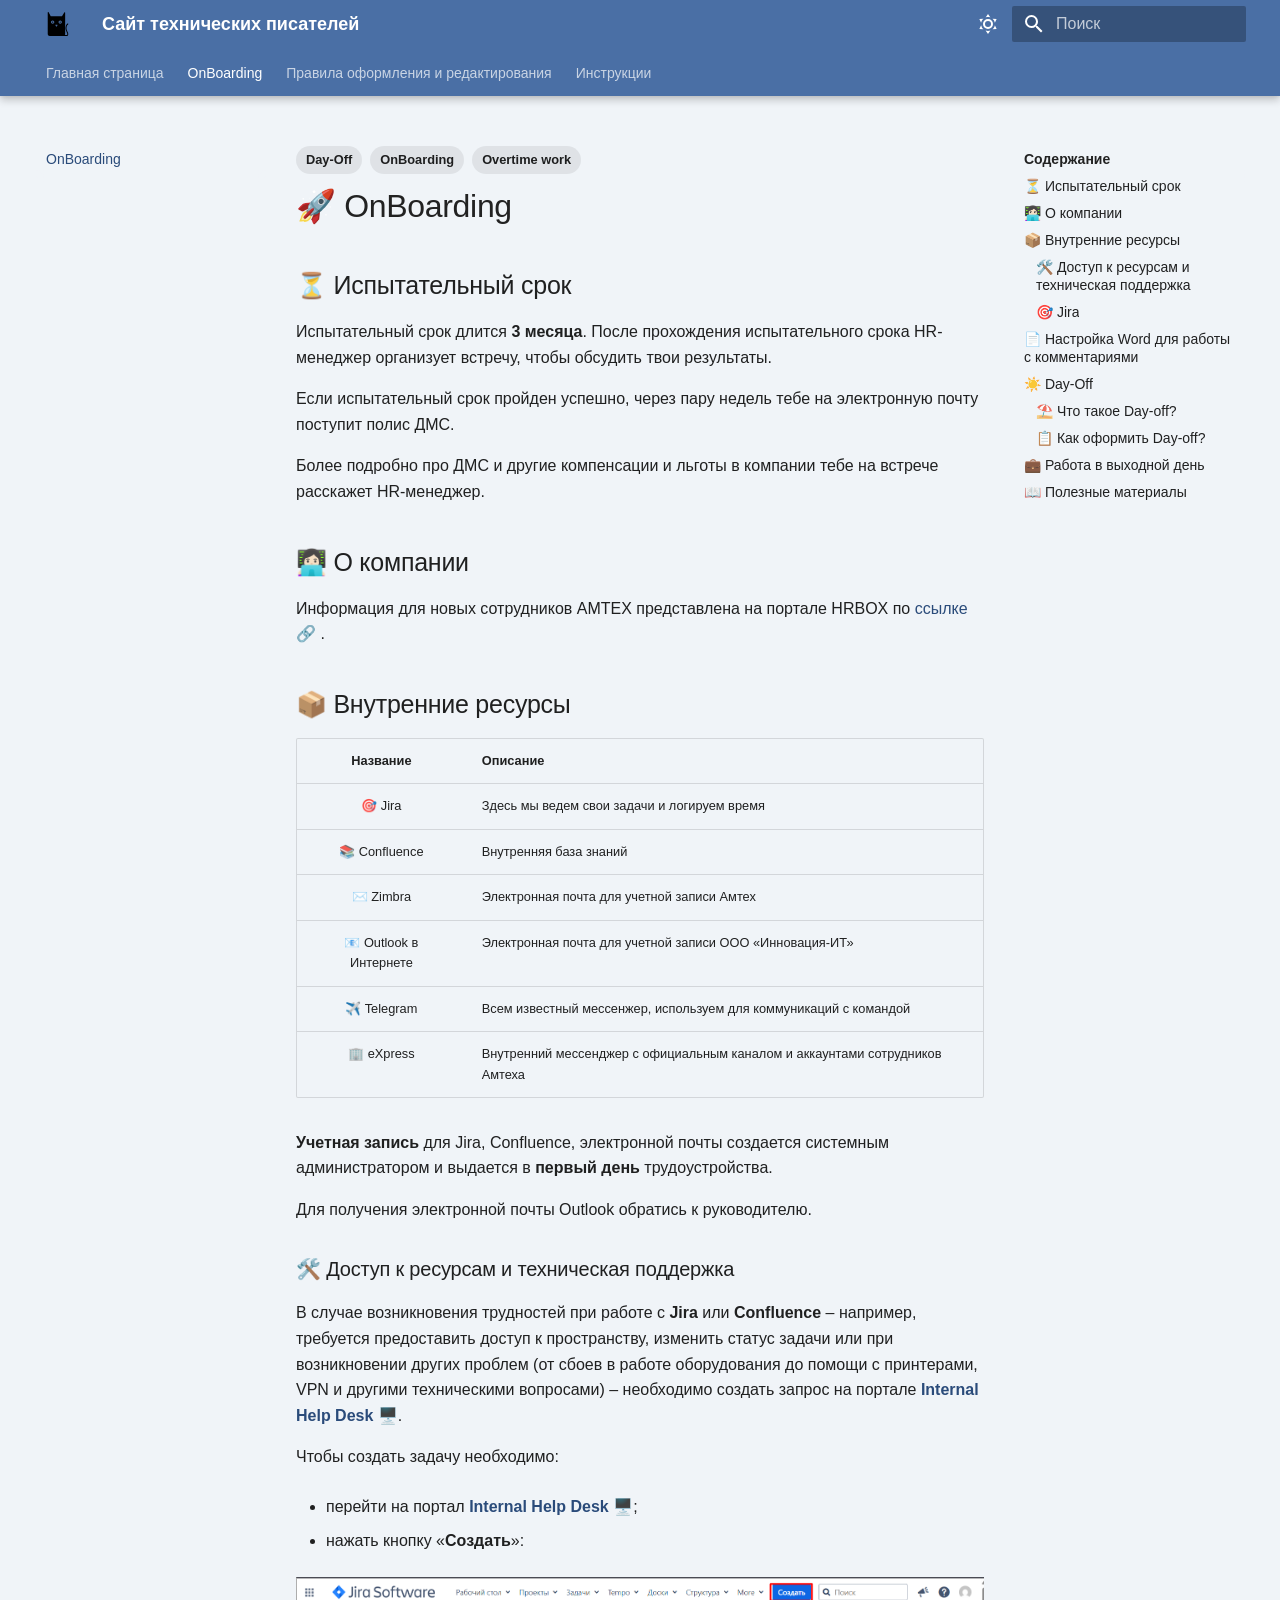
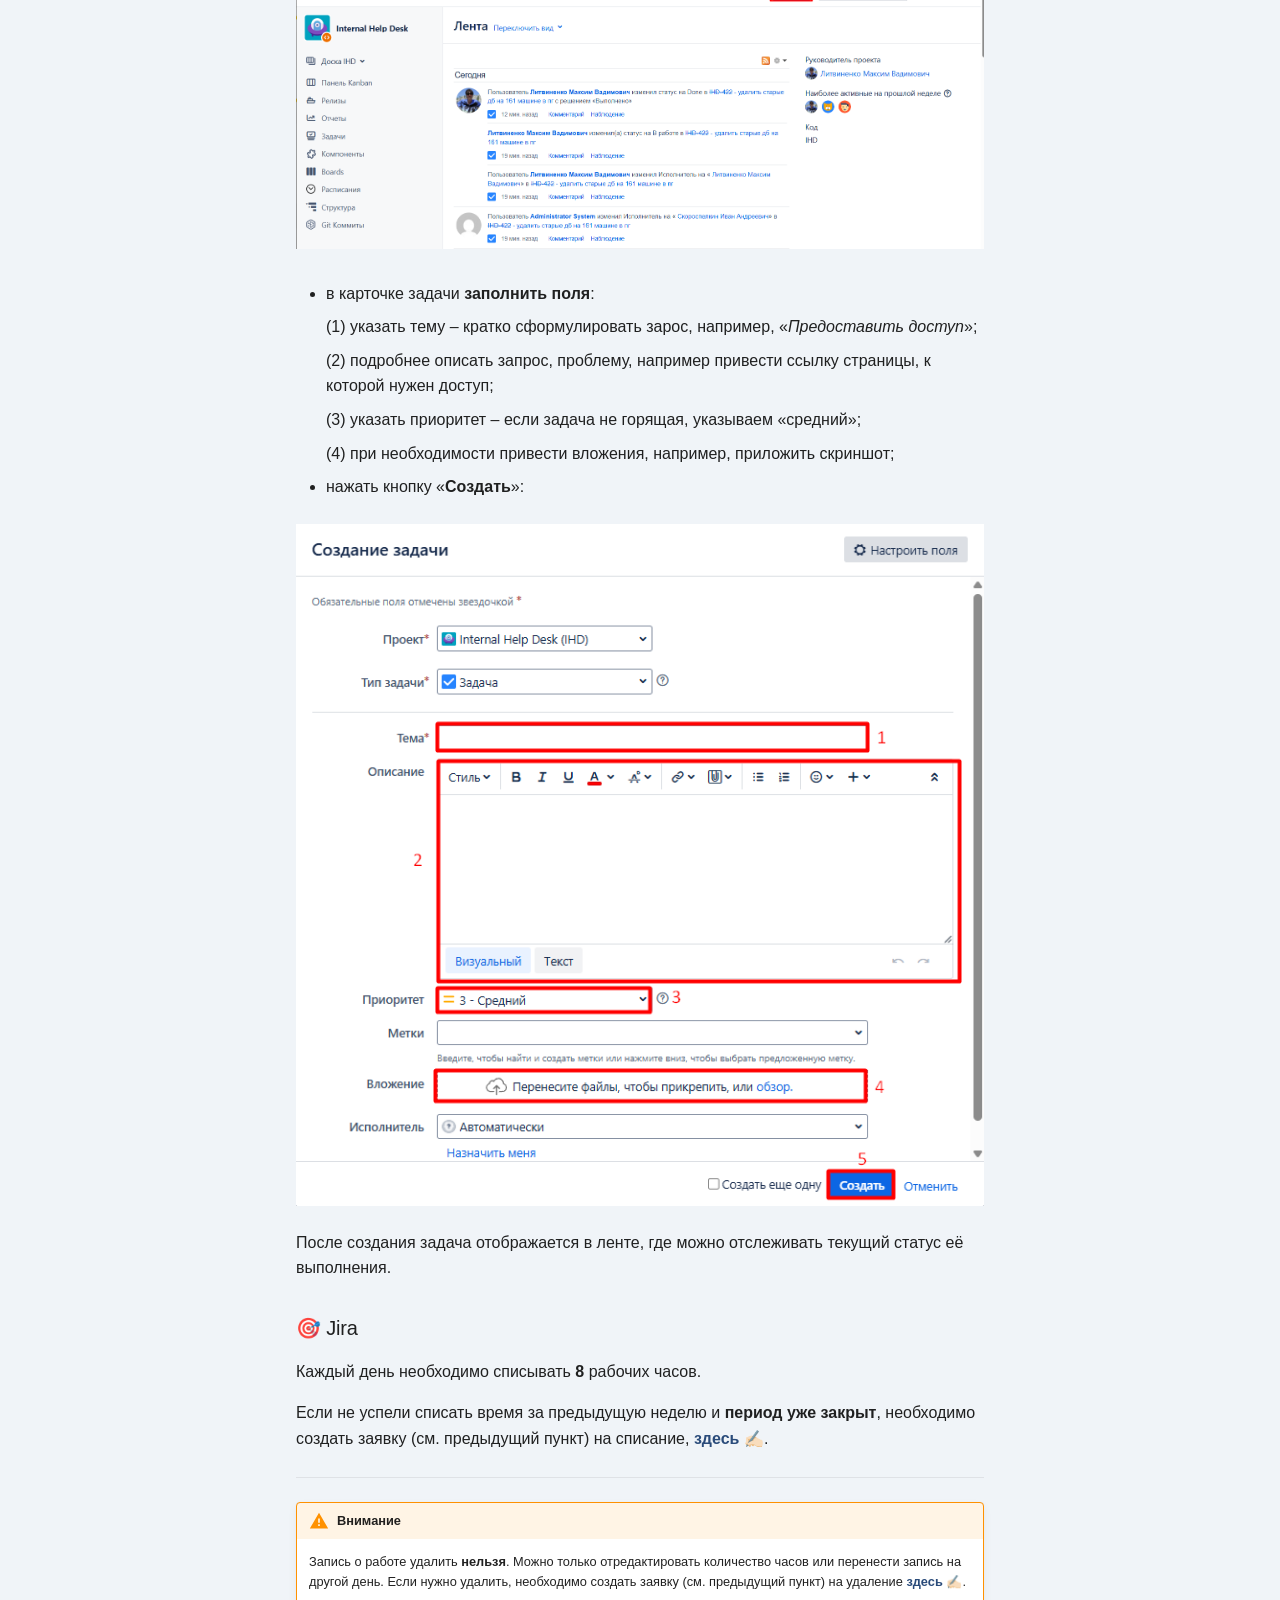
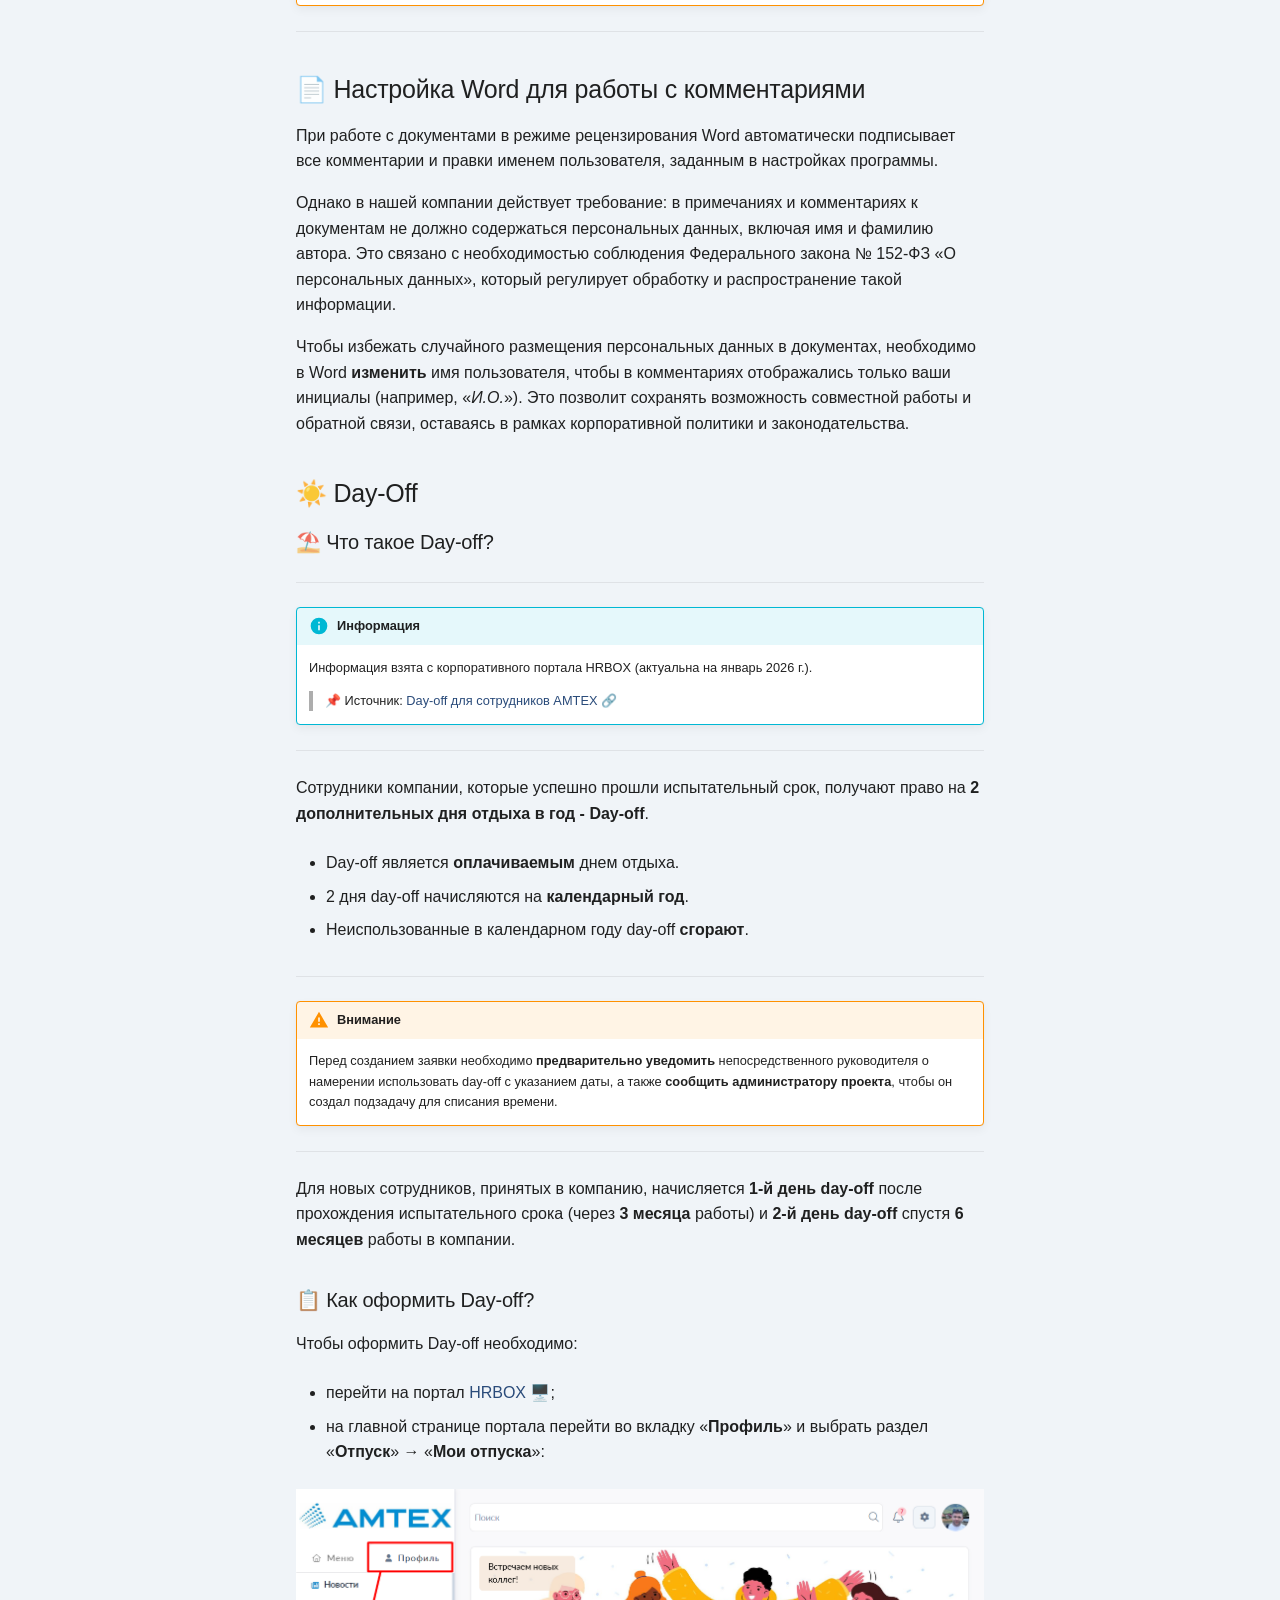
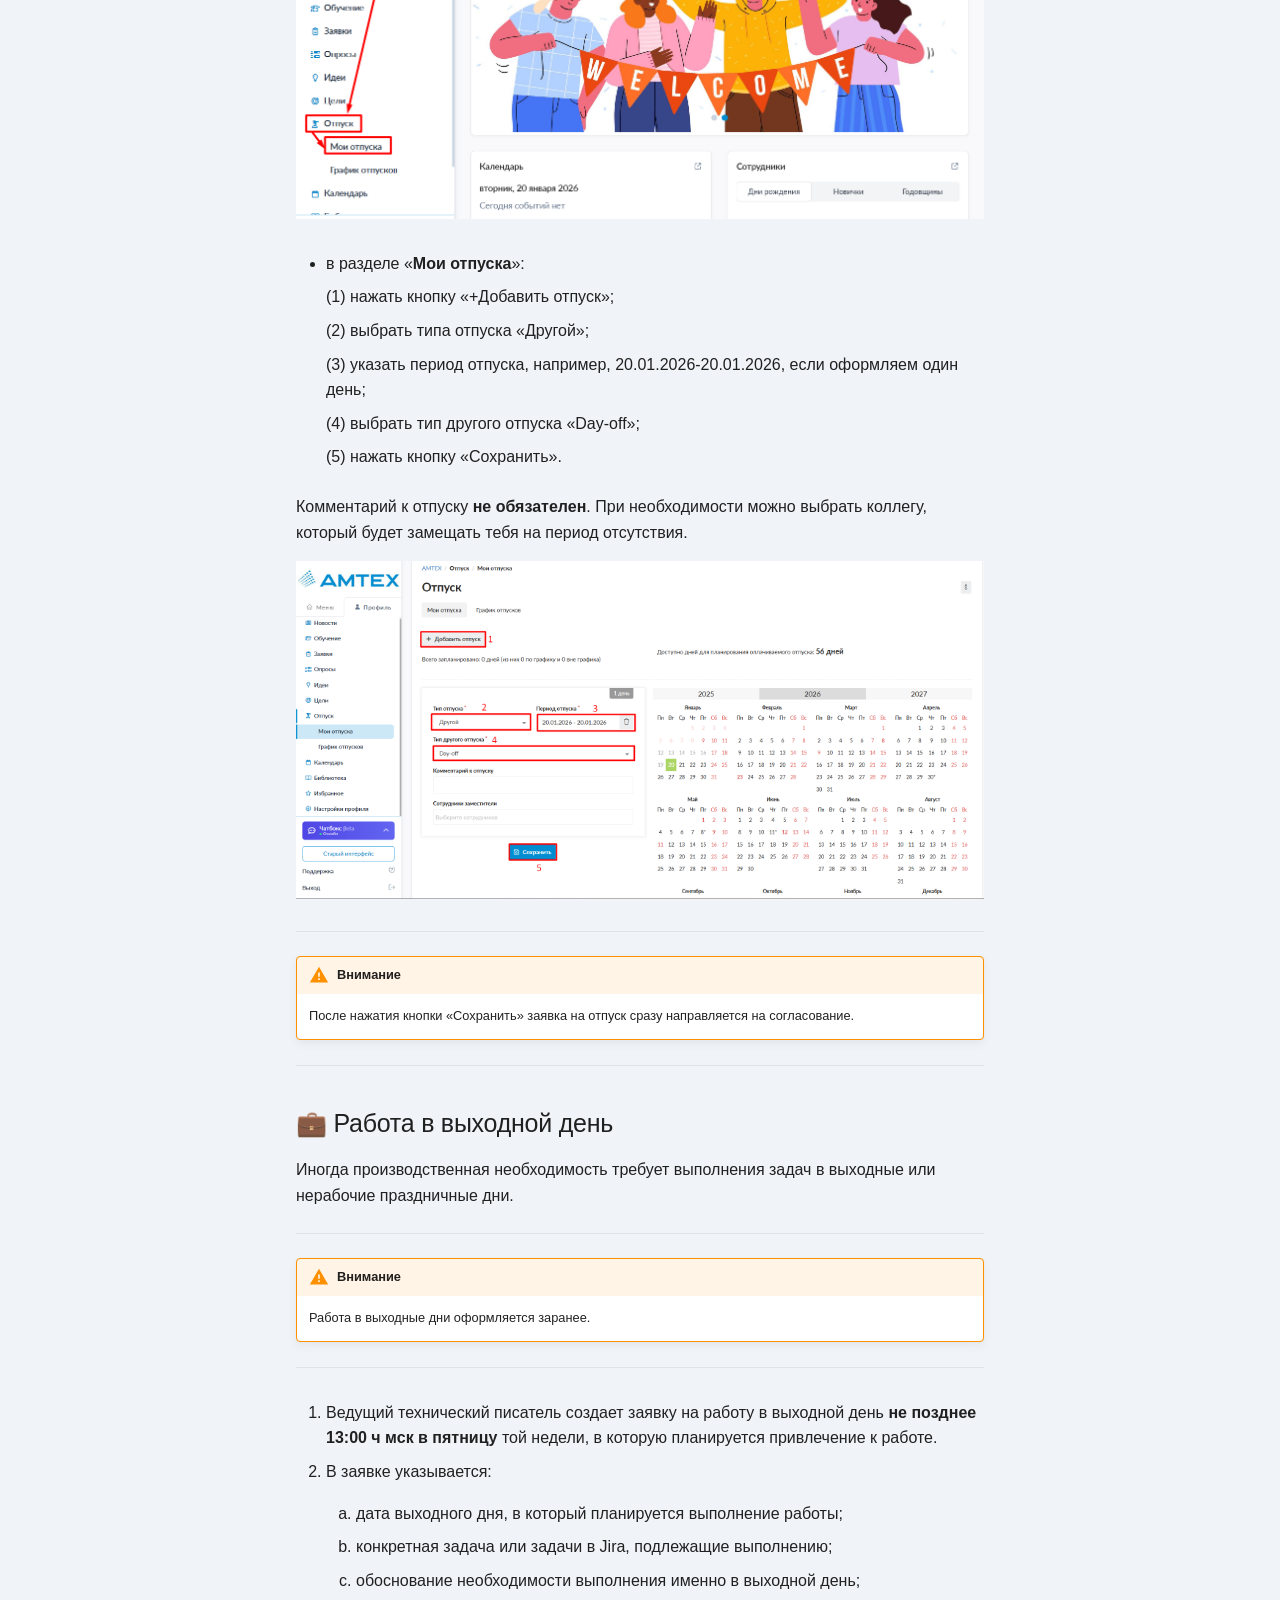
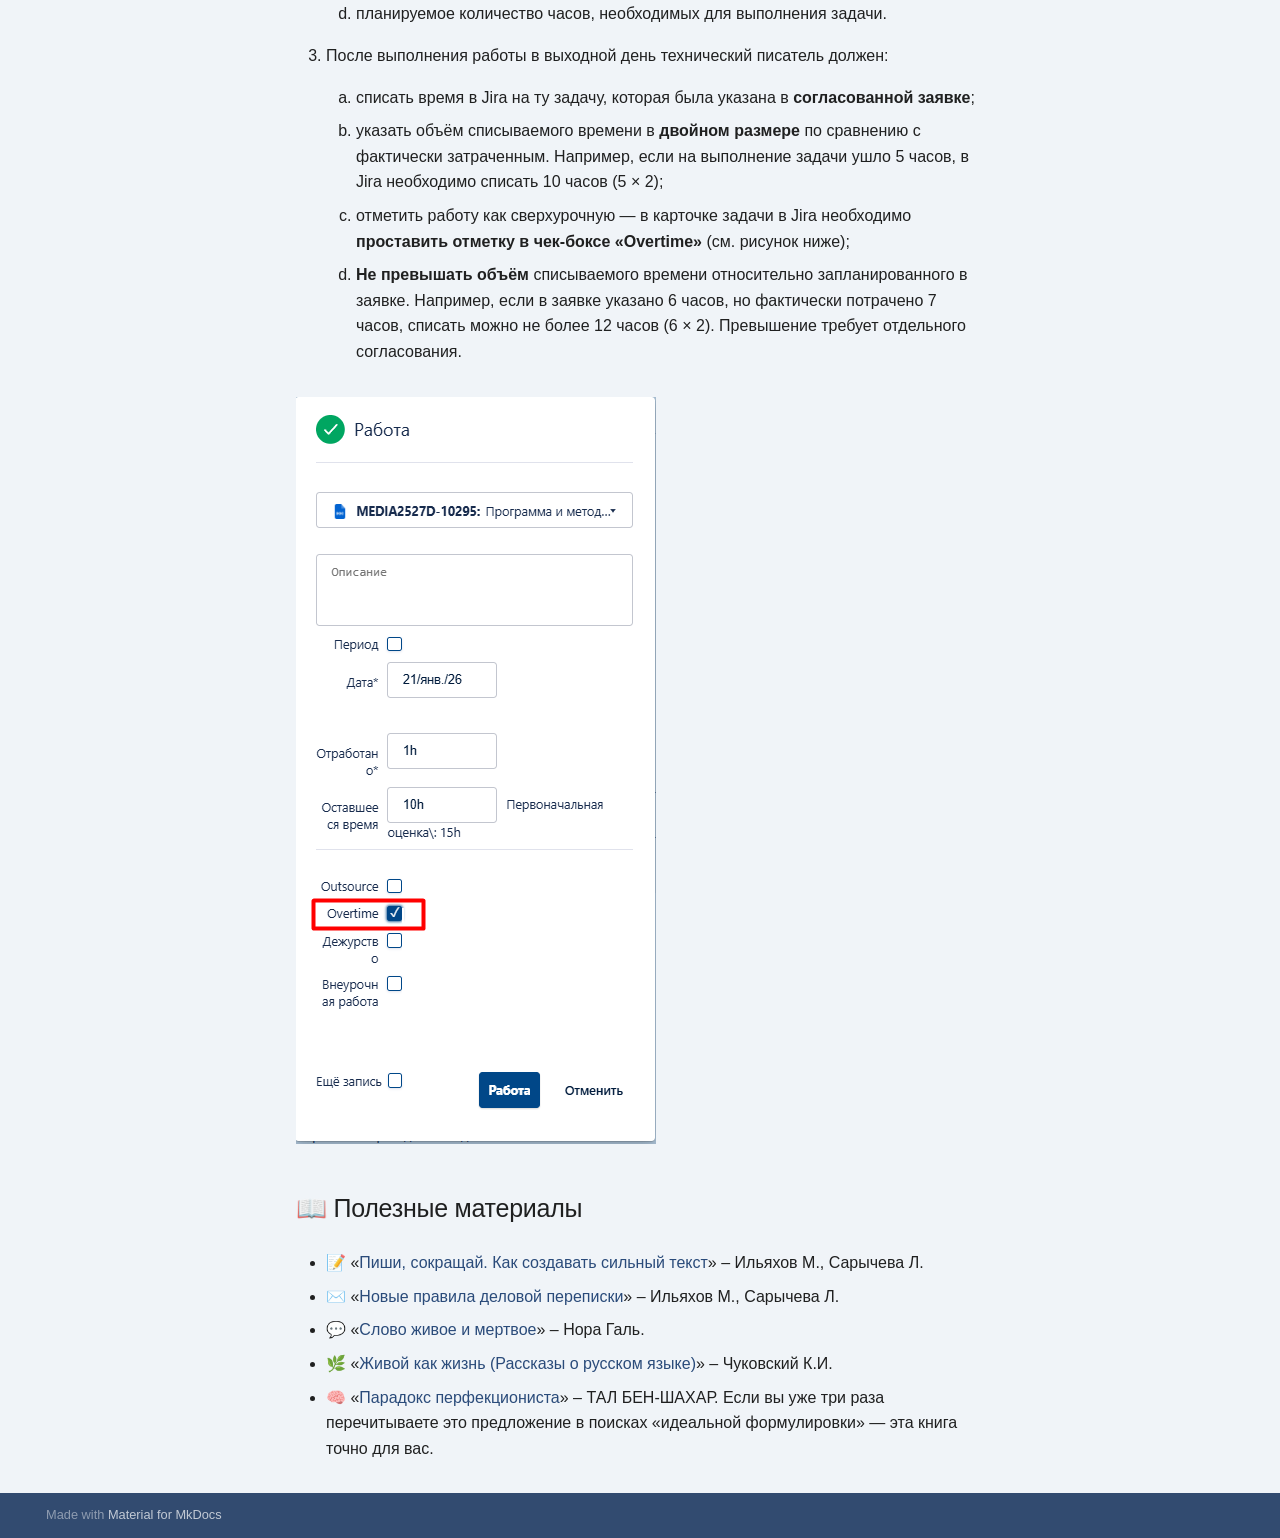
<file: onboarding/index.html>
<!DOCTYPE html><html lang="ru" class="no-js"><head>
    
      <meta charset="utf-8">
      <meta name="viewport" content="width=device-width,initial-scale=1">
      
        <meta name="description" content="Проект для техписов">
      
      
      
      
        <link rel="prev" href="..">
      
      
        <link rel="next" href="../check-list/">
      
      
        
      
      
      <link rel="icon" href="../images/black-cat-cat-svgrepo-com.svg">
      <meta name="generator" content="mkdocs-1.6.1, mkdocs-material-9.7.6">
    
    
      
        <title>OnBoarding - Сайт технических писателей</title>
      
    
    
      <link rel="stylesheet" href="../assets/stylesheets/main.484c7ddc.min.css">
      
        
        <link rel="stylesheet" href="../assets/stylesheets/palette.ab4e12ef.min.css">
      
      


    
    
      
    
    
      
        
        
        <link rel="preconnect" href="https://fonts.gstatic.com" crossorigin="">
        <link rel="stylesheet" href="https://fonts.googleapis.com/css?family=Arial:300,300i,400,400i,700,700i%7CRoboto+Mono:400,400i,700,700i&amp;display=fallback">
        <style>:root{--md-text-font:"Arial";--md-code-font:"Roboto Mono"}</style>
      
    
    
      <link rel="stylesheet" href="../css/extra.css">
    
    <script>__md_scope=new URL("..",location),__md_hash=e=>[...e].reduce(((e,_)=>(e<<5)-e+_.charCodeAt(0)),0),__md_get=(e,_=localStorage,t=__md_scope)=>JSON.parse(_.getItem(t.pathname+"."+e)),__md_set=(e,_,t=localStorage,a=__md_scope)=>{try{t.setItem(a.pathname+"."+e,JSON.stringify(_))}catch(e){}}</script>
    
      

    
    
  <link href="../assets/stylesheets/glightbox.min.css" rel="stylesheet"><script src="../assets/javascripts/glightbox.min.js"></script><style id="glightbox-style">
            html.glightbox-open { overflow: initial; height: 100%; }
            .gslide-title { margin-top: 0px; user-select: text; }
            .gslide-desc { color: #666; user-select: text; }
            .gslide-image img { background: white; }
            .gscrollbar-fixer { padding-right: 15px; }
            .gdesc-inner { font-size: 0.75rem; }
            body[data-md-color-scheme="slate"] .gdesc-inner { background: var(--md-default-bg-color); }
            body[data-md-color-scheme="slate"] .gslide-title { color: var(--md-default-fg-color); }
            body[data-md-color-scheme="slate"] .gslide-desc { color: var(--md-default-fg-color); }
        </style></head>
  
  
    
    
      
    
    
    
    
    <body dir="ltr" data-md-color-scheme="my-scheme" data-md-color-primary="pink" data-md-color-accent="purple">
  
    
    <input class="md-toggle" data-md-toggle="drawer" type="checkbox" id="__drawer" autocomplete="off">
    <input class="md-toggle" data-md-toggle="search" type="checkbox" id="__search" autocomplete="off">
    <label class="md-overlay" for="__drawer"></label>
    <div data-md-component="skip">
      
        
        <a href="#onboarding" class="md-skip">
          Перейти к содержанию
        </a>
      
    </div>
    <div data-md-component="announce">
      
    </div>
    
    
      

  

<header class="md-header md-header--shadow md-header--lifted" data-md-component="header">
  <nav class="md-header__inner md-grid" aria-label="Верхний колонтитул">
    <a href=".." title="Сайт технических писателей" class="md-header__button md-logo" aria-label="Сайт технических писателей" data-md-component="logo">
      
  <img src="../images/cat-in-black-silhouette-svgrepo-com.svg" alt="logo">

    </a>
    <label class="md-header__button md-icon" for="__drawer">
      
      <svg xmlns="http://www.w3.org/2000/svg" viewBox="0 0 24 24"><path d="M3 6h18v2H3zm0 5h18v2H3zm0 5h18v2H3z"></path></svg>
    </label>
    <div class="md-header__title" data-md-component="header-title">
      <div class="md-header__ellipsis">
        <div class="md-header__topic">
          <span class="md-ellipsis">
            Сайт технических писателей
          </span>
        </div>
        <div class="md-header__topic" data-md-component="header-topic">
          <span class="md-ellipsis">
            
              OnBoarding
            
          </span>
        </div>
      </div>
    </div>
    
      
        <form class="md-header__option" data-md-component="palette">
  
    
    
    
    <input class="md-option" data-md-color-media="" data-md-color-scheme="my-scheme" data-md-color-primary="pink" data-md-color-accent="purple" aria-label="Выключить солнышко" type="radio" name="__palette" id="__palette_0">
    
      <label class="md-header__button md-icon" title="Выключить солнышко" for="__palette_1" hidden="">
        <svg xmlns="http://www.w3.org/2000/svg" viewBox="0 0 24 24"><path d="M12 7a5 5 0 0 1 5 5 5 5 0 0 1-5 5 5 5 0 0 1-5-5 5 5 0 0 1 5-5m0 2a3 3 0 0 0-3 3 3 3 0 0 0 3 3 3 3 0 0 0 3-3 3 3 0 0 0-3-3m0-7 2.39 3.42C13.65 5.15 12.84 5 12 5s-1.65.15-2.39.42zM3.34 7l4.16-.35A7.2 7.2 0 0 0 5.94 8.5c-.44.74-.69 1.5-.83 2.29zm.02 10 1.76-3.77a7.131 7.131 0 0 0 2.38 4.14zM20.65 7l-1.77 3.79a7.02 7.02 0 0 0-2.38-4.15zm-.01 10-4.14.36c.59-.51 1.12-1.14 1.54-1.86.42-.73.69-1.5.83-2.29zM12 22l-2.41-3.44c.74.27 1.55.44 2.41.44.82 0 1.63-.17 2.37-.44z"></path></svg>
      </label>
    
  
    
    
    
    <input class="md-option" data-md-color-media="" data-md-color-scheme="slate" data-md-color-primary="deep-purple" data-md-color-accent="blue" aria-label="Включить солнышко" type="radio" name="__palette" id="__palette_1">
    
      <label class="md-header__button md-icon" title="Включить солнышко" for="__palette_0" hidden="">
        <svg xmlns="http://www.w3.org/2000/svg" viewBox="0 0 24 24"><path d="m17.75 4.09-2.53 1.94.91 3.06-2.63-1.81-2.63 1.81.91-3.06-2.53-1.94L12.44 4l1.06-3 1.06 3zm3.5 6.91-1.64 1.25.59 1.98-1.7-1.17-1.7 1.17.59-1.98L15.75 11l2.06-.05L18.5 9l.69 1.95zm-2.28 4.95c.83-.08 1.72 1.1 1.19 1.85-.32.45-.66.87-1.08 1.27C15.17 23 8.84 23 4.94 19.07c-3.91-3.9-3.91-10.24 0-14.14.4-.4.82-.76 1.27-1.08.75-.53 1.93.36 1.85 1.19-.27 2.86.69 5.83 2.89 8.02a9.96 9.96 0 0 0 8.02 2.89m-1.64 2.02a12.08 12.08 0 0 1-7.8-3.47c-2.17-2.19-3.33-5-3.49-7.82-2.81 3.14-2.7 7.96.31 10.98 3.02 3.01 7.84 3.12 10.98.31"></path></svg>
      </label>
    
  
</form>
      
    
    
      <script>var palette=__md_get("__palette");if(palette&&palette.color){if("(prefers-color-scheme)"===palette.color.media){var media=matchMedia("(prefers-color-scheme: light)"),input=document.querySelector(media.matches?"[data-md-color-media='(prefers-color-scheme: light)']":"[data-md-color-media='(prefers-color-scheme: dark)']");palette.color.media=input.getAttribute("data-md-color-media"),palette.color.scheme=input.getAttribute("data-md-color-scheme"),palette.color.primary=input.getAttribute("data-md-color-primary"),palette.color.accent=input.getAttribute("data-md-color-accent")}for(var[key,value]of Object.entries(palette.color))document.body.setAttribute("data-md-color-"+key,value)}</script>
    
    
    
      
      
        <label class="md-header__button md-icon" for="__search">
          
          <svg xmlns="http://www.w3.org/2000/svg" viewBox="0 0 24 24"><path d="M9.5 3A6.5 6.5 0 0 1 16 9.5c0 1.61-.59 3.09-1.56 4.23l.27.27h.79l5 5-1.5 1.5-5-5v-.79l-.27-.27A6.52 6.52 0 0 1 9.5 16 6.5 6.5 0 0 1 3 9.5 6.5 6.5 0 0 1 9.5 3m0 2C7 5 5 7 5 9.5S7 14 9.5 14 14 12 14 9.5 12 5 9.5 5"></path></svg>
        </label>
        <div class="md-search" data-md-component="search" role="dialog">
  <label class="md-search__overlay" for="__search"></label>
  <div class="md-search__inner" role="search">
    <form class="md-search__form" name="search">
      <input type="text" class="md-search__input" name="query" aria-label="Поиск" placeholder="Поиск" autocapitalize="off" autocorrect="off" autocomplete="off" spellcheck="false" data-md-component="search-query" required="">
      <label class="md-search__icon md-icon" for="__search">
        
        <svg xmlns="http://www.w3.org/2000/svg" viewBox="0 0 24 24"><path d="M9.5 3A6.5 6.5 0 0 1 16 9.5c0 1.61-.59 3.09-1.56 4.23l.27.27h.79l5 5-1.5 1.5-5-5v-.79l-.27-.27A6.52 6.52 0 0 1 9.5 16 6.5 6.5 0 0 1 3 9.5 6.5 6.5 0 0 1 9.5 3m0 2C7 5 5 7 5 9.5S7 14 9.5 14 14 12 14 9.5 12 5 9.5 5"></path></svg>
        
        <svg xmlns="http://www.w3.org/2000/svg" viewBox="0 0 24 24"><path d="M20 11v2H8l5.5 5.5-1.42 1.42L4.16 12l7.92-7.92L13.5 5.5 8 11z"></path></svg>
      </label>
      <nav class="md-search__options" aria-label="Поиск">
        
        <button type="reset" class="md-search__icon md-icon" title="Очистить" aria-label="Очистить" tabindex="-1">
          
          <svg xmlns="http://www.w3.org/2000/svg" viewBox="0 0 24 24"><path d="M19 6.41 17.59 5 12 10.59 6.41 5 5 6.41 10.59 12 5 17.59 6.41 19 12 13.41 17.59 19 19 17.59 13.41 12z"></path></svg>
        </button>
      </nav>
      
        <div class="md-search__suggest" data-md-component="search-suggest"></div>
      
    </form>
    <div class="md-search__output">
      <div class="md-search__scrollwrap" tabindex="0" data-md-scrollfix="">
        <div class="md-search-result" data-md-component="search-result">
          <div class="md-search-result__meta">
            Инициализация поиска
          </div>
          <ol class="md-search-result__list" role="presentation"></ol>
        </div>
      </div>
    </div>
  </div>
</div>
      
    
    
  </nav>
  
    
      
<nav class="md-tabs" aria-label="Вкладки" data-md-component="tabs">
  <div class="md-grid">
    <ul class="md-tabs__list">
      
        
  
  
  
  
    <li class="md-tabs__item">
      <a href=".." class="md-tabs__link">
        
  
  
    
  
  Главная страница

      </a>
    </li>
  

      
        
  
  
  
    
  
  
    <li class="md-tabs__item md-tabs__item--active">
      <a href="./" class="md-tabs__link">
        
  
  
    
  
  OnBoarding

      </a>
    </li>
  

      
        
  
  
  
  
    
    
      <li class="md-tabs__item">
        <a href="../check-list/" class="md-tabs__link">
          
  
  
    
  
  Правила оформления и редактирования

        </a>
      </li>
    
  

      
        
  
  
  
  
    
    
      <li class="md-tabs__item">
        <a href="../Instructions_word/" class="md-tabs__link">
          
  
  
    
  
  Инструкции

        </a>
      </li>
    
  

      
    </ul>
  </div>
</nav>
    
  
</header>
    
    <div class="md-container" data-md-component="container">
      
      
        
      
      <main class="md-main" data-md-component="main">
        <div class="md-main__inner md-grid">
          
            
              
              <div class="md-sidebar md-sidebar--primary" data-md-component="sidebar" data-md-type="navigation">
                <div class="md-sidebar__scrollwrap">
                  <div class="md-sidebar__inner">
                    


  


<nav class="md-nav md-nav--primary md-nav--lifted" aria-label="Навигация" data-md-level="0">
  <label class="md-nav__title" for="__drawer">
    <a href=".." title="Сайт технических писателей" class="md-nav__button md-logo" aria-label="Сайт технических писателей" data-md-component="logo">
      
  <img src="../images/cat-in-black-silhouette-svgrepo-com.svg" alt="logo">

    </a>
    Сайт технических писателей
  </label>
  
  <ul class="md-nav__list" data-md-scrollfix="">
    
      
      
  
  
  
  
    <li class="md-nav__item">
      <a href=".." class="md-nav__link">
        
  
  
  <span class="md-ellipsis">
    
  
    Главная страница
  

    
  </span>
  
  

      </a>
    </li>
  

    
      
      
  
  
    
  
  
  
    <li class="md-nav__item md-nav__item--active">
      
      <input class="md-nav__toggle md-toggle" type="checkbox" id="__toc">
      
      
        
      
      
        <label class="md-nav__link md-nav__link--active" for="__toc">
          
  
  
  <span class="md-ellipsis">
    
  
    OnBoarding
  

    
  </span>
  
  

          <span class="md-nav__icon md-icon"></span>
        </label>
      
      <a href="./" class="md-nav__link md-nav__link--active">
        
  
  
  <span class="md-ellipsis">
    
  
    OnBoarding
  

    
  </span>
  
  

      </a>
      
        

<nav class="md-nav md-nav--secondary" aria-label="Содержание">
  
  
  
    
  
  
    <label class="md-nav__title" for="__toc">
      <span class="md-nav__icon md-icon"></span>
      Содержание
    </label>
    <ul class="md-nav__list" data-md-component="toc" data-md-scrollfix="">
      
        <li class="md-nav__item">
  <a href="#_1" class="md-nav__link">
    <span class="md-ellipsis">
      
        ⏳ Испытательный срок
      
    </span>
  </a>
  
</li>
      
        <li class="md-nav__item">
  <a href="#_2" class="md-nav__link">
    <span class="md-ellipsis">
      
        👩🏻‍💻 О компании
      
    </span>
  </a>
  
</li>
      
        <li class="md-nav__item">
  <a href="#_3" class="md-nav__link">
    <span class="md-ellipsis">
      
        📦 Внутренние ресурсы
      
    </span>
  </a>
  
    <nav class="md-nav" aria-label="📦 Внутренние ресурсы">
      <ul class="md-nav__list">
        
          <li class="md-nav__item">
  <a href="#_4" class="md-nav__link">
    <span class="md-ellipsis">
      
        🛠️ Доступ к ресурсам и техническая поддержка
      
    </span>
  </a>
  
</li>
        
          <li class="md-nav__item">
  <a href="#jira" class="md-nav__link">
    <span class="md-ellipsis">
      
        🎯 Jira
      
    </span>
  </a>
  
</li>
        
      </ul>
    </nav>
  
</li>
      
        <li class="md-nav__item">
  <a href="#word" class="md-nav__link">
    <span class="md-ellipsis">
      
        📄 Настройка Word для работы с комментариями
      
    </span>
  </a>
  
</li>
      
        <li class="md-nav__item">
  <a href="#day-off" class="md-nav__link">
    <span class="md-ellipsis">
      
        ☀️ Day-Off
      
    </span>
  </a>
  
    <nav class="md-nav" aria-label="☀️ Day-Off">
      <ul class="md-nav__list">
        
          <li class="md-nav__item">
  <a href="#day-off_1" class="md-nav__link">
    <span class="md-ellipsis">
      
        ⛱️ Что такое Day-off?
      
    </span>
  </a>
  
</li>
        
          <li class="md-nav__item">
  <a href="#day-off_2" class="md-nav__link">
    <span class="md-ellipsis">
      
        📋 Как оформить Day-off?
      
    </span>
  </a>
  
</li>
        
      </ul>
    </nav>
  
</li>
      
        <li class="md-nav__item">
  <a href="#_5" class="md-nav__link">
    <span class="md-ellipsis">
      
        💼 Работа в выходной день
      
    </span>
  </a>
  
</li>
      
        <li class="md-nav__item">
  <a href="#_6" class="md-nav__link">
    <span class="md-ellipsis">
      
        📖 Полезные материалы
      
    </span>
  </a>
  
</li>
      
    </ul>
  
</nav>
      
    </li>
  

    
      
      
  
  
  
  
    
    
      
        
      
        
      
        
      
        
      
        
      
    
    
    
      
      
    
    
    <li class="md-nav__item md-nav__item--nested">
      
        
        
        <input class="md-nav__toggle md-toggle " type="checkbox" id="__nav_3">
        
          
          <label class="md-nav__link" for="__nav_3" id="__nav_3_label" tabindex="0">
            
  
  
  <span class="md-ellipsis">
    
  
    Правила оформления и редактирования
  

    
  </span>
  
  

            <span class="md-nav__icon md-icon"></span>
          </label>
        
        <nav class="md-nav" data-md-level="1" aria-labelledby="__nav_3_label" aria-expanded="false">
          <label class="md-nav__title" for="__nav_3">
            <span class="md-nav__icon md-icon"></span>
            
  
    Правила оформления и редактирования
  

          </label>
          <ul class="md-nav__list" data-md-scrollfix="">
            
              
                
  
  
  
  
    <li class="md-nav__item">
      <a href="../check-list/" class="md-nav__link">
        
  
  
  <span class="md-ellipsis">
    
  
    Чек-лист проверки документа
  

    
  </span>
  
  

      </a>
    </li>
  

              
            
              
                
  
  
  
  
    <li class="md-nav__item">
      <a href="../decimal_numbers/" class="md-nav__link">
        
  
  
  <span class="md-ellipsis">
    
  
    Правила присваивания децимальных номеров
  

    
  </span>
  
  

      </a>
    </li>
  

              
            
              
                
  
  
  
  
    <li class="md-nav__item">
      <a href="../redpolitika/" class="md-nav__link">
        
  
  
  <span class="md-ellipsis">
    
  
    Редполитика документации
  

    
  </span>
  
  

      </a>
    </li>
  

              
            
              
                
  
  
  
  
    <li class="md-nav__item">
      <a href="../templates/" class="md-nav__link">
        
  
  
  <span class="md-ellipsis">
    
  
    Шаблоны документов
  

    
  </span>
  
  

      </a>
    </li>
  

              
            
              
                
  
  
  
  
    <li class="md-nav__item">
      <a href="../standarts/" class="md-nav__link">
        
  
  
  <span class="md-ellipsis">
    
  
    Перечень действующих стандартов для АС
  

    
  </span>
  
  

      </a>
    </li>
  

              
            
          </ul>
        </nav>
      
    </li>
  

    
      
      
  
  
  
  
    
    
      
        
      
        
      
        
      
        
      
    
    
    
      
      
    
    
    <li class="md-nav__item md-nav__item--nested">
      
        
        
        <input class="md-nav__toggle md-toggle " type="checkbox" id="__nav_4">
        
          
          <label class="md-nav__link" for="__nav_4" id="__nav_4_label" tabindex="0">
            
  
  
  <span class="md-ellipsis">
    
  
    Инструкции
  

    
  </span>
  
  

            <span class="md-nav__icon md-icon"></span>
          </label>
        
        <nav class="md-nav" data-md-level="1" aria-labelledby="__nav_4_label" aria-expanded="false">
          <label class="md-nav__title" for="__nav_4">
            <span class="md-nav__icon md-icon"></span>
            
  
    Инструкции
  

          </label>
          <ul class="md-nav__list" data-md-scrollfix="">
            
              
                
  
  
  
  
    <li class="md-nav__item">
      <a href="../Instructions_word/" class="md-nav__link">
        
  
  
  <span class="md-ellipsis">
    
  
    Word и Excel
  

    
  </span>
  
  

      </a>
    </li>
  

              
            
              
                
  
  
  
  
    <li class="md-nav__item">
      <a href="../codes/" class="md-nav__link">
        
  
  
  <span class="md-ellipsis">
    
  
    Alt-коды и сочетания клавиш для ввода спецсимоволов
  

    
  </span>
  
  

      </a>
    </li>
  

              
            
              
                
  
  
  
  
    <li class="md-nav__item">
      <a href="../git/" class="md-nav__link">
        
  
  
  <span class="md-ellipsis">
    
  
    Git
  

    
  </span>
  
  

      </a>
    </li>
  

              
            
              
                
  
  
  
  
    <li class="md-nav__item">
      <a href="../mkdocs/" class="md-nav__link">
        
  
  
  <span class="md-ellipsis">
    
  
    Markdown
  

    
  </span>
  
  

      </a>
    </li>
  

              
            
          </ul>
        </nav>
      
    </li>
  

    
  </ul>
</nav>
                  </div>
                </div>
              </div>
            
            
              
              <div class="md-sidebar md-sidebar--secondary" data-md-component="sidebar" data-md-type="toc">
                <div class="md-sidebar__scrollwrap">
                  <div class="md-sidebar__inner">
                    

<nav class="md-nav md-nav--secondary" aria-label="Содержание">
  
  
  
    
  
  
    <label class="md-nav__title" for="__toc">
      <span class="md-nav__icon md-icon"></span>
      Содержание
    </label>
    <ul class="md-nav__list" data-md-component="toc" data-md-scrollfix="">
      
        <li class="md-nav__item">
  <a href="#_1" class="md-nav__link">
    <span class="md-ellipsis">
      
        ⏳ Испытательный срок
      
    </span>
  </a>
  
</li>
      
        <li class="md-nav__item">
  <a href="#_2" class="md-nav__link">
    <span class="md-ellipsis">
      
        👩🏻‍💻 О компании
      
    </span>
  </a>
  
</li>
      
        <li class="md-nav__item">
  <a href="#_3" class="md-nav__link">
    <span class="md-ellipsis">
      
        📦 Внутренние ресурсы
      
    </span>
  </a>
  
    <nav class="md-nav" aria-label="📦 Внутренние ресурсы">
      <ul class="md-nav__list">
        
          <li class="md-nav__item">
  <a href="#_4" class="md-nav__link">
    <span class="md-ellipsis">
      
        🛠️ Доступ к ресурсам и техническая поддержка
      
    </span>
  </a>
  
</li>
        
          <li class="md-nav__item">
  <a href="#jira" class="md-nav__link">
    <span class="md-ellipsis">
      
        🎯 Jira
      
    </span>
  </a>
  
</li>
        
      </ul>
    </nav>
  
</li>
      
        <li class="md-nav__item">
  <a href="#word" class="md-nav__link">
    <span class="md-ellipsis">
      
        📄 Настройка Word для работы с комментариями
      
    </span>
  </a>
  
</li>
      
        <li class="md-nav__item">
  <a href="#day-off" class="md-nav__link">
    <span class="md-ellipsis">
      
        ☀️ Day-Off
      
    </span>
  </a>
  
    <nav class="md-nav" aria-label="☀️ Day-Off">
      <ul class="md-nav__list">
        
          <li class="md-nav__item">
  <a href="#day-off_1" class="md-nav__link">
    <span class="md-ellipsis">
      
        ⛱️ Что такое Day-off?
      
    </span>
  </a>
  
</li>
        
          <li class="md-nav__item">
  <a href="#day-off_2" class="md-nav__link">
    <span class="md-ellipsis">
      
        📋 Как оформить Day-off?
      
    </span>
  </a>
  
</li>
        
      </ul>
    </nav>
  
</li>
      
        <li class="md-nav__item">
  <a href="#_5" class="md-nav__link">
    <span class="md-ellipsis">
      
        💼 Работа в выходной день
      
    </span>
  </a>
  
</li>
      
        <li class="md-nav__item">
  <a href="#_6" class="md-nav__link">
    <span class="md-ellipsis">
      
        📖 Полезные материалы
      
    </span>
  </a>
  
</li>
      
    </ul>
  
</nav>
                  </div>
                </div>
              </div>
            
          
          
            <div class="md-content" data-md-component="content">
              
              <article class="md-content__inner md-typeset">
                
                  

  <nav class="md-tags">
    
      
      
      
      
        <a href="../tags/#tag:day-off" class="md-tag">Day-Off</a>
      
    
      
      
      
      
        <a href="../tags/#tag:onboarding" class="md-tag">OnBoarding</a>
      
    
      
      
      
      
        <a href="../tags/#tag:overtime-work" class="md-tag">Overtime work</a>
      
    
  </nav>



<h1 id="onboarding">🚀 OnBoarding</h1>
<h2 id="_1">⏳ Испытательный срок</h2>
<p>Испытательный срок длится <strong>3 месяца</strong>. После прохождения испытательного срока HR-менеджер организует встречу, чтобы обсудить твои результаты.</p>
<p>Если испытательный срок пройден успешно, через пару недель тебе на электронную почту поступит полис ДМС.</p>
<p>Более подробно про ДМС и другие компенсации и льготы в компании тебе на встрече расскажет HR-менеджер.</p>
<h2 id="_2">👩🏻‍💻 О компании</h2>
<p>Информация для новых сотрудников АМТЕХ представлена на портале HRBOX по <a href="https://amtech.hrbox.io/page/catalog?hash_id=38db1ec210">ссылке 🔗</a> .</p>
<h2 id="_3">📦 Внутренние ресурсы</h2>
<table>
<thead>
<tr>
<th style="text-align: center;">Название</th>
<th style="text-align: left;">Описание</th>
</tr>
</thead>
<tbody>
<tr>
<td style="text-align: center;">🎯 Jira</td>
<td style="text-align: left;">Здесь мы ведем свои задачи и логируем время</td>
</tr>
<tr>
<td style="text-align: center;">📚 Confluence</td>
<td style="text-align: left;">Внутренняя база знаний</td>
</tr>
<tr>
<td style="text-align: center;">✉️ Zimbra</td>
<td style="text-align: left;">Электронная почта для учетной записи Амтех</td>
</tr>
<tr>
<td style="text-align: center;">📧 Outlook в Интернете</td>
<td style="text-align: left;">Электронная почта для учетной записи ООО «Инновация-ИТ»</td>
</tr>
<tr>
<td style="text-align: center;">✈️ Telegram</td>
<td style="text-align: left;">Всем известный мессенжер, используем для коммуникаций с командой</td>
</tr>
<tr>
<td style="text-align: center;">🏢 eXpress</td>
<td style="text-align: left;">Внутренний мессенджер с официальным каналом и аккаунтами сотрудников Амтеха</td>
</tr>
</tbody>
</table>
<p><strong>Учетная запись</strong> для Jira, Confluence, электронной почты создается системным администратором и выдается в <strong>первый день</strong> трудоустройства.</p>
<p>Для получения электронной почты Outlook обратись к руководителю.</p>
<h3 id="_4">🛠️ Доступ к ресурсам и техническая поддержка</h3>
<p>В случае возникновения трудностей при работе с <strong>Jira</strong> или <strong>Confluence</strong> – например, требуется предоставить доступ к пространству, изменить статус задачи или при возникновении других проблем (от сбоев в работе оборудования до помощи с принтерами, VPN и другими техническими вопросами) – необходимо создать запрос на портале <a href="https://jira.msk.ru/projects/IHD/summary"><strong>Internal Help Desk</strong> 🖥️</a>.</p>
<p>Чтобы создать задачу необходимо:</p>
<ul>
<li>
<p>перейти на портал <a href="https://jira.msk.ru/projects/IHD/summary"><strong>Internal Help Desk</strong> 🖥️</a>;</p>
</li>
<li>
<p>нажать кнопку «<strong>Создать</strong>»:</p>
</li>
</ul>
<p><a class="glightbox" data-type="image" data-width="auto" data-height="auto" href="../images/image1.png" data-desc-position="bottom"><img alt="" src="../images/image1.png"></a></p>
<ul>
<li>
<p>в карточке задачи <strong>заполнить поля</strong>:</p>
<p>(1) указать тему – кратко сформулировать зарос, например, «<em>Предоставить доступ</em>»;</p>
<p>(2) подробнее описать запрос, проблему, например привести ссылку страницы, к которой нужен доступ;</p>
<p>(3) указать приоритет – если задача не горящая, указываем «средний»;</p>
<p>(4) при необходимости привести вложения, например, приложить скриншот;</p>
</li>
<li>
<p>нажать кнопку «<strong>Создать</strong>»:</p>
</li>
</ul>
<p><a class="glightbox" data-type="image" data-width="auto" data-height="auto" href="../images/image2.png" data-desc-position="bottom"><img alt="" src="../images/image2.png"></a></p>
<p>После создания задача отображается в ленте, где можно отслеживать текущий статус её выполнения.</p>
<h3 id="jira">🎯 Jira</h3>
<p>Каждый день необходимо списывать <strong>8</strong> рабочих часов.</p>
<p>Если не успели списать время за предыдущую неделю и <strong>период уже закрыт</strong>, необходимо создать заявку (см. предыдущий пункт) на списание, <a href="https://jira.msk.ru/projects/IHD/summary"><strong>здесь</strong> ✍🏻</a>.</p>
<hr>
<div class="admonition warning">
<p class="admonition-title">Внимание</p>
<p>Запись о работе удалить <strong>нельзя</strong>. Можно только отредактировать количество часов или перенести запись на другой день. Если нужно удалить, необходимо создать заявку (см. предыдущий пункт) на удаление <a href="https://jira.msk.ru/projects/IHD/summary"><strong>здесь</strong> ✍🏻</a>.</p>
</div>
<hr>
<h2 id="word">📄 Настройка Word для работы с комментариями</h2>
<p>При работе с документами в режиме рецензирования Word автоматически подписывает все комментарии и правки именем пользователя, заданным в настройках программы.</p>
<p>Однако в нашей компании действует требование: в примечаниях и комментариях к документам не должно содержаться персональных данных, включая имя и фамилию автора. Это связано с необходимостью соблюдения Федерального закона № 152-ФЗ «О персональных данных», который регулирует обработку и распространение такой информации.</p>
<p>Чтобы избежать случайного размещения персональных данных в документах, необходимо в Word <strong>изменить</strong> имя пользователя, чтобы в комментариях отображались только ваши инициалы (например, «<em>И.О.</em>»). Это позволит сохранять возможность совместной работы и обратной связи, оставаясь в рамках корпоративной политики и законодательства.</p>
<h2 id="day-off">☀️ Day-Off</h2>
<h3 id="day-off_1">⛱️ Что такое Day-off?</h3>
<hr>
<div class="admonition info">
<p class="admonition-title">Информация</p>
<p>Информация взята с корпоративного портала HRBOX (актуальна на январь 2026 г.).</p>
<blockquote>
<p>📌 Источник: <a href="https://amtech.hrbox.io/read/8289fe63aa/day-off?category_id=88258afc-da29-4899-8eb8-667e827a88de">Day-off для сотрудников AMTEX 🔗</a></p>
</blockquote>
</div>
<hr>
<p>Сотрудники компании, которые успешно прошли испытательный срок, получают право на <strong>2 дополнительных дня отдыха в год - Day-off</strong>.</p>
<ul>
<li>
<p>Day-off является <strong>оплачиваемым</strong> днем отдыха.</p>
</li>
<li>
<p>2 дня day-off начисляются на <strong>календарный год</strong>.</p>
</li>
<li>
<p>Неиспользованные в календарном году day-off <strong>сгорают</strong>.</p>
</li>
</ul>
<hr>
<div class="admonition warning">
<p class="admonition-title">Внимание</p>
<p>Перед созданием заявки необходимо <strong>предварительно уведомить</strong> непосредственного руководителя о намерении использовать day-off с указанием даты, а также <strong>сообщить администратору проекта</strong>, чтобы он создал подзадачу для списания времени.</p>
</div>
<hr>
<p>Для новых сотрудников, принятых в компанию, начисляется <strong>1-й день day-off</strong> после прохождения испытательного срока (через <strong>3 месяца</strong> работы) и <strong>2-й день day-off</strong> спустя <strong>6 месяцев</strong> работы в компании.</p>
<h3 id="day-off_2">📋 Как оформить Day-off?</h3>
<p>Чтобы оформить Day-off необходимо:</p>
<ul>
<li>
<p>перейти на портал <a href="https://amtech.hrbox.io">HRBOX 🖥️</a>;</p>
</li>
<li>
<p>на главной странице портала перейти во вкладку «<strong>Профиль</strong>» и выбрать раздел «<strong>Отпуск</strong>» → «<strong>Мои отпуска</strong>»:</p>
</li>
</ul>
<p><a class="glightbox" data-type="image" data-width="auto" data-height="auto" href="../images/image3.png" data-desc-position="bottom"><img alt="" src="../images/image3.png"></a></p>
<ul>
<li>
<p>в разделе «<strong>Мои отпуска</strong>»:</p>
<p>(1) нажать кнопку «+Добавить отпуск»;</p>
<p>(2) выбрать типа отпуска «Другой»;</p>
<p>(3) указать период отпуска, например, 20.01.2026-20.01.2026, если оформляем один день;</p>
<p>(4) выбрать тип другого отпуска «Day-off»;</p>
<p>(5) нажать кнопку «Сохранить».</p>
</li>
</ul>
<p>Комментарий к отпуску <strong>не обязателен</strong>. При необходимости можно выбрать коллегу, который будет замещать тебя на период отсутствия.</p>
<p><a class="glightbox" data-type="image" data-width="auto" data-height="auto" href="../images/image4.png" data-desc-position="bottom"><img alt="" src="../images/image4.png"></a></p>
<hr>
<div class="admonition warning">
<p class="admonition-title">Внимание</p>
<p>После нажатия кнопки «Сохранить» заявка на отпуск сразу направляется на согласование.</p>
</div>
<hr>
<h2 id="_5">💼 Работа в выходной день</h2>
<p>Иногда производственная необходимость требует выполнения задач в выходные или нерабочие праздничные дни.</p>
<hr>
<div class="admonition warning">
<p class="admonition-title">Внимание</p>
<p>Работа в выходные дни оформляется заранее.</p>
</div>
<hr>
<ol>
<li>
<p>Ведущий технический писатель создает заявку на работу в выходной день <strong>не позднее 13:00 ч мск в пятницу</strong> той недели, в которую планируется привлечение к работе.</p>
</li>
<li>
<p>В заявке указывается:</p>
<ol>
<li>
<p>дата выходного дня, в который планируется выполнение работы;</p>
</li>
<li>
<p>конкретная задача или задачи в Jira, подлежащие выполнению;</p>
</li>
<li>
<p>обоснование необходимости выполнения именно в выходной день;</p>
</li>
<li>
<p>планируемое количество часов, необходимых для выполнения задачи.</p>
</li>
</ol>
</li>
<li>
<p>После выполнения работы в выходной день технический писатель должен:</p>
<ol>
<li>
<p>списать время в Jira на ту задачу, которая была указана в <strong>согласованной заявке</strong>;</p>
</li>
<li>
<p>указать объём списываемого времени в <strong>двойном размере</strong> по сравнению с фактически затраченным. Например, если на выполнение задачи ушло 5 часов, в Jira необходимо списать 10 часов (5 × 2);</p>
</li>
<li>
<p>отметить работу как сверхурочную — в карточке задачи в Jira необходимо <strong>проставить отметку в чек-боксе «Overtime»</strong> (см. рисунок ниже);</p>
</li>
<li>
<p><strong>Не превышать объём</strong> списываемого времени относительно запланированного в заявке.
Например, если в заявке указано 6 часов, но фактически потрачено 7 часов, списать можно не более 12 часов (6 × 2). Превышение требует отдельного согласования.</p>
</li>
</ol>
</li>
</ol>
<p><a class="glightbox" data-type="image" data-width="auto" data-height="auto" href="../images/image5.png" data-desc-position="bottom"><img alt="" src="../images/image5.png"></a></p>
<h2 id="_6">📖 Полезные материалы</h2>
<ul>
<li>
<p>📝 «<a download="Пиши, сокращай. Как создавать сильный текст.pdf" href="../static/%D0%98%D0%BB%D1%8C%D1%8F%D1%85%D0%BE%D0%B2%20%D0%9C.%2C%20%D0%A1%D0%B0%D1%80%D1%8B%D1%87%D0%B5%D0%B2%D0%B0%20%D0%9B.%20%D0%9F%D0%B8%D1%88%D0%B8%2C%20%D1%81%D0%BE%D0%BA%D1%80%D0%B0%D1%89%D0%B0%D0%B9.%20%D0%9A%D0%B0%D0%BA%20%D1%81%D0%BE%D0%B7%D0%B4%D0%B0%D0%B2%D0%B0%D1%82%D1%8C%20%D1%81%D0%B8%D0%BB%D1%8C%D0%BD%D1%8B%D0%B9%20%D1%82%D0%B5%D0%BA%D1%81%D1%82.pdf" title="Скачать книгу в PDF">Пиши, сокращай. Как создавать сильный текст</a>» – Ильяхов М., Сарычева Л.</p>
</li>
<li>
<p>✉️ «<a href="https://psv4.userapi.com/s/v1/d/KT8Nu3T4Lctdt1CwLDGZOphmNAov16Q--07rBXYWcd_-BQS-gokVO_ZR92z6aKgjn2BfmbpWR_xnAB_FjFRnTKBEDdgB3CO5Bw0_jy9Ae2kW206O8I8X6A/Ilyakhov_Novye_pravila_delovoi_774_perepiski.pdf" title="Читать защищенный pdf в окне браузера">Новые правила деловой переписки</a>» – Ильяхов М., Сарычева Л.</p>
</li>
<li>
<p>💬 «<a download="Слово живое и мертвое.pdf" href="../static/%D0%9D%D0%BE%D1%80%D0%B0%20%D0%93%D0%B0%D0%BB%D1%8C%20%D0%A1%D0%BB%D0%BE%D0%B2%D0%BE%20%D0%B6%D0%B8%D0%B2%D0%BE%D0%B5%20%D0%B8%20%D0%BC%D0%B5%D1%80%D1%82%D0%B2%D0%BE%D0%B5.pdf" title="Скачать книгу в PDF">Слово живое и мертвое</a>» – Нора Галь.</p>
</li>
<li>
<p>🌿 «<a download="Живой как жизнь (Рассказы о русском языке).pdf" href="../static/%D0%A7%D1%83%D0%BA%D0%BE%D0%B2%D1%81%D0%BA%D0%B8%D0%B9%20%D0%9A.%20%D0%96%D0%B8%D0%B2%D0%BE%D0%B9%20%D0%BA%D0%B0%D0%BA%20%D0%B6%D0%B8%D0%B7%D0%BD%D1%8C%20%28%D1%80%D0%B0%D1%81%D1%81%D0%BA%D0%B0%D0%B7%D1%8B%20%D0%BE%20%D1%80%D1%83%D1%81%D1%81%D0%BA%D0%BE%D0%BC%20%D1%8F%D0%B7%D1%8B%D0%BA%D0%B5%29.pdf" title="Скачать книгу в PDF">Живой как жизнь (Рассказы о русском языке)</a>» – Чуковский К.И.</p>
</li>
<li>
<p>🧠 «<a download="Парадокс перфекциониста.pdf" href="../static/%D0%A2%D0%90%D0%9B%20%D0%91%D0%95%D0%9D-%D0%A8%D0%90%D0%A5%D0%90%D0%A0%20%D0%9F%D0%B0%D1%80%D0%B0%D0%B4%D0%BE%D0%BA%D1%81%20%D0%BF%D0%B5%D1%80%D1%84%D0%B5%D0%BA%D1%86%D0%B8%D0%BE%D0%BD%D0%B8%D1%81%D1%82%D0%B0.pdf" title="Скачать книгу в PDF">Парадокс перфекциониста</a>» – ТАЛ БЕН-ШАХАР. Если вы уже три раза перечитываете это предложение в поисках «идеальной формулировки» — эта книга точно для вас.</p>
</li>
</ul>







  
  






                
              </article>
            </div>
          
          
<script>var target=document.getElementById(location.hash.slice(1));target&&target.name&&(target.checked=target.name.startsWith("__tabbed_"))</script>
        </div>
        
          <button type="button" class="md-top md-icon" data-md-component="top" hidden="">
  
  <svg xmlns="http://www.w3.org/2000/svg" viewBox="0 0 24 24"><path d="M13 20h-2V8l-5.5 5.5-1.42-1.42L12 4.16l7.92 7.92-1.42 1.42L13 8z"></path></svg>
  К началу
</button>
        
      </main>
      
        <footer class="md-footer">
  
  <div class="md-footer-meta md-typeset">
    <div class="md-footer-meta__inner md-grid">
      <div class="md-copyright">
  
  
    Made with
    <a href="https://squidfunk.github.io/mkdocs-material/" target="_blank" rel="noopener">
      Material for MkDocs
    </a>
  
</div>
      
    </div>
  </div>
</footer>
      
    </div>
    <div class="md-dialog" data-md-component="dialog">
      <div class="md-dialog__inner md-typeset"></div>
    </div>
    
    
    
      
      
      <script id="__config" type="application/json">{"annotate": null, "base": "..", "features": ["navigation.indexes", "navigation.tabs", "navigation.tabs.sticky", "navigation.instant", "navigation.top", "search.suggest", "search.highlight", "content.code.copy"], "search": "../assets/javascripts/workers/search.2c215733.min.js", "tags": null, "translations": {"clipboard.copied": "\u0421\u043a\u043e\u043f\u0438\u0440\u043e\u0432\u0430\u043d\u043e \u0432 \u0431\u0443\u0444\u0435\u0440", "clipboard.copy": "\u041a\u043e\u043f\u0438\u0440\u043e\u0432\u0430\u0442\u044c \u0432 \u0431\u0443\u0444\u0435\u0440", "search.result.more.one": "\u0415\u0449\u0451 1 \u043d\u0430 \u044d\u0442\u043e\u0439 \u0441\u0442\u0440\u0430\u043d\u0438\u0446\u0435", "search.result.more.other": "\u0415\u0449\u0451 # \u043d\u0430 \u044d\u0442\u043e\u0439 \u0441\u0442\u0440\u0430\u043d\u0438\u0446\u0435", "search.result.none": "\u0421\u043e\u0432\u043f\u0430\u0434\u0435\u043d\u0438\u0439 \u043d\u0435 \u043d\u0430\u0439\u0434\u0435\u043d\u043e", "search.result.one": "\u041d\u0430\u0439\u0434\u0435\u043d\u043e 1 \u0441\u043e\u0432\u043f\u0430\u0434\u0435\u043d\u0438\u0435", "search.result.other": "\u041d\u0430\u0439\u0434\u0435\u043d\u043e \u0441\u043e\u0432\u043f\u0430\u0434\u0435\u043d\u0438\u0439: #", "search.result.placeholder": "\u041d\u0430\u0447\u043d\u0438\u0442\u0435 \u043f\u0435\u0447\u0430\u0442\u0430\u0442\u044c \u0434\u043b\u044f \u043f\u043e\u0438\u0441\u043a\u0430", "search.result.term.missing": "\u041e\u0442\u0441\u0443\u0442\u0441\u0442\u0432\u0443\u0435\u0442", "select.version": "\u0412\u044b\u0431\u0435\u0440\u0438\u0442\u0435 \u0432\u0435\u0440\u0441\u0438\u044e"}, "version": null}</script>
    
    
      <script src="../assets/javascripts/bundle.79ae519e.min.js"></script>
      
    
  
<script id="init-glightbox">const lightbox = GLightbox({"touchNavigation": true, "loop": false, "zoomable": true, "draggable": true, "openEffect": "zoom", "closeEffect": "zoom", "slideEffect": "slide"});
document$.subscribe(()=>{ lightbox.reload(); });
</script></body></html>
</file>
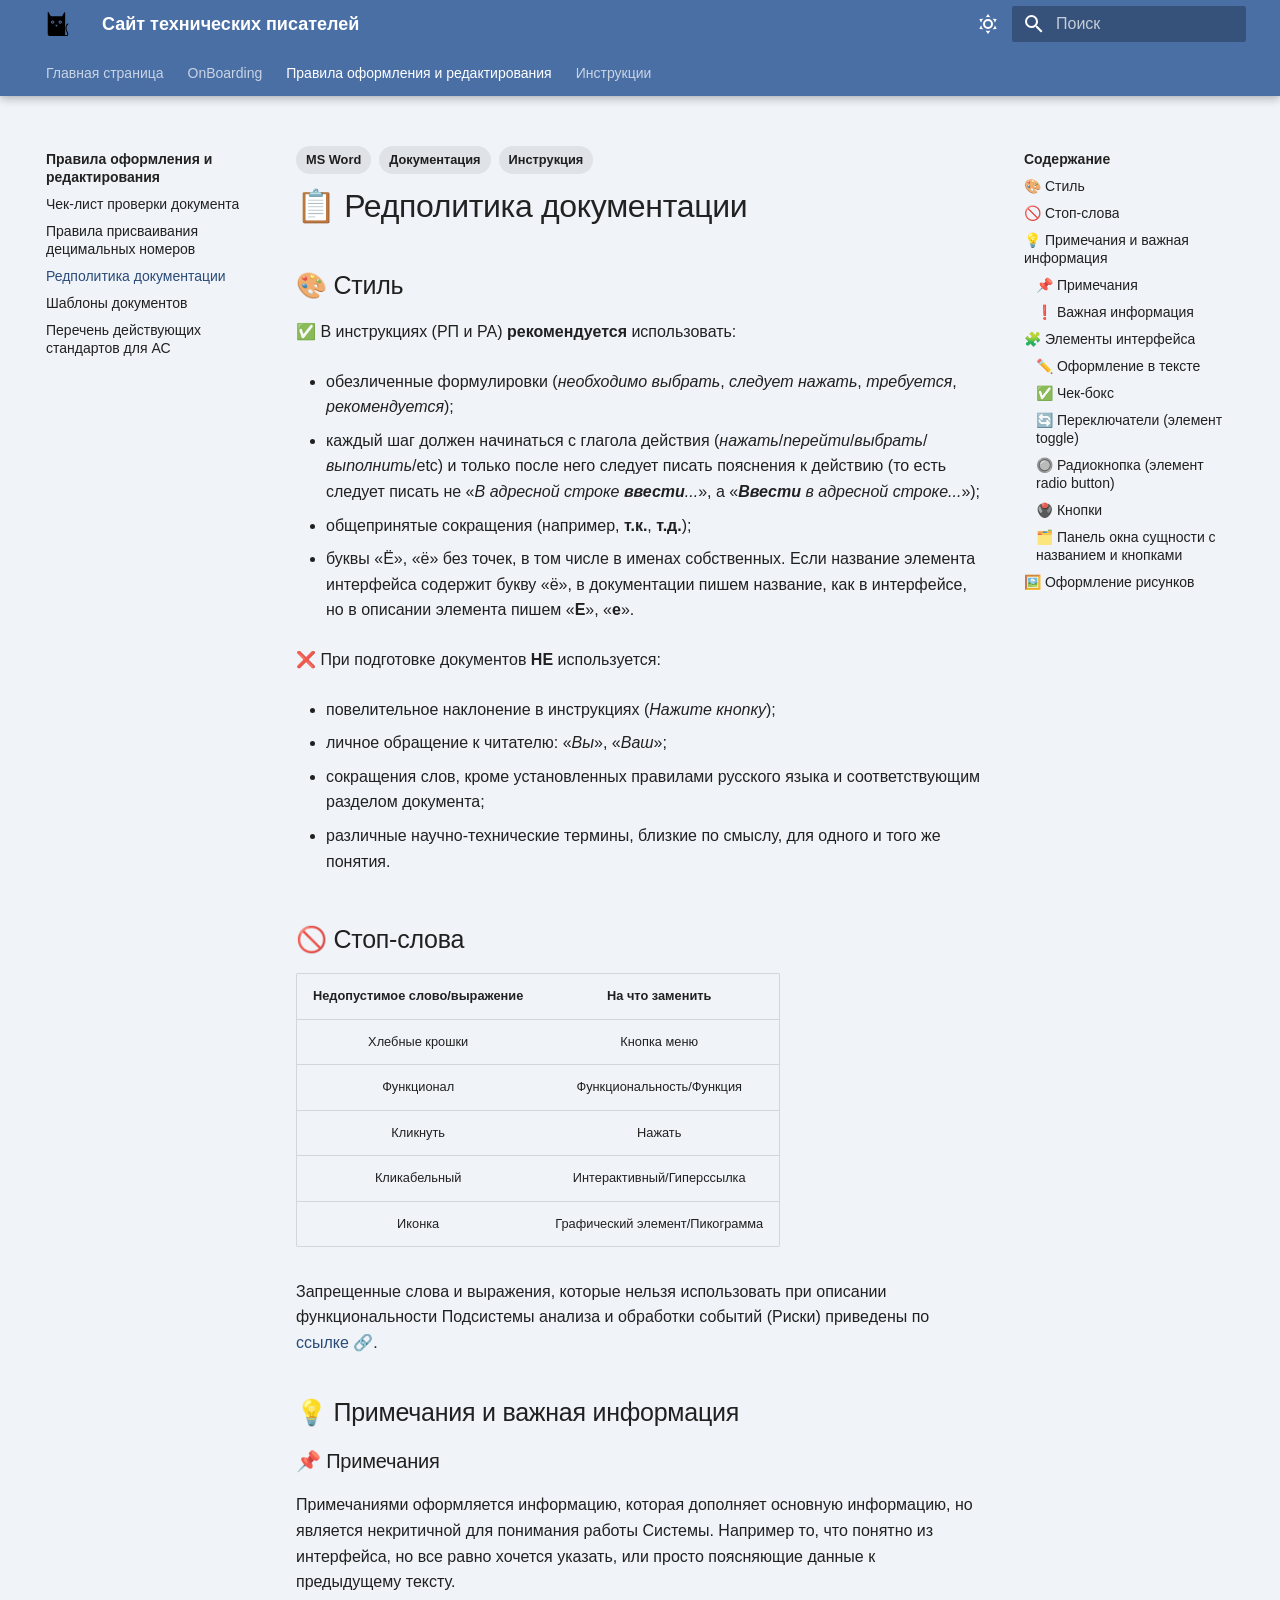
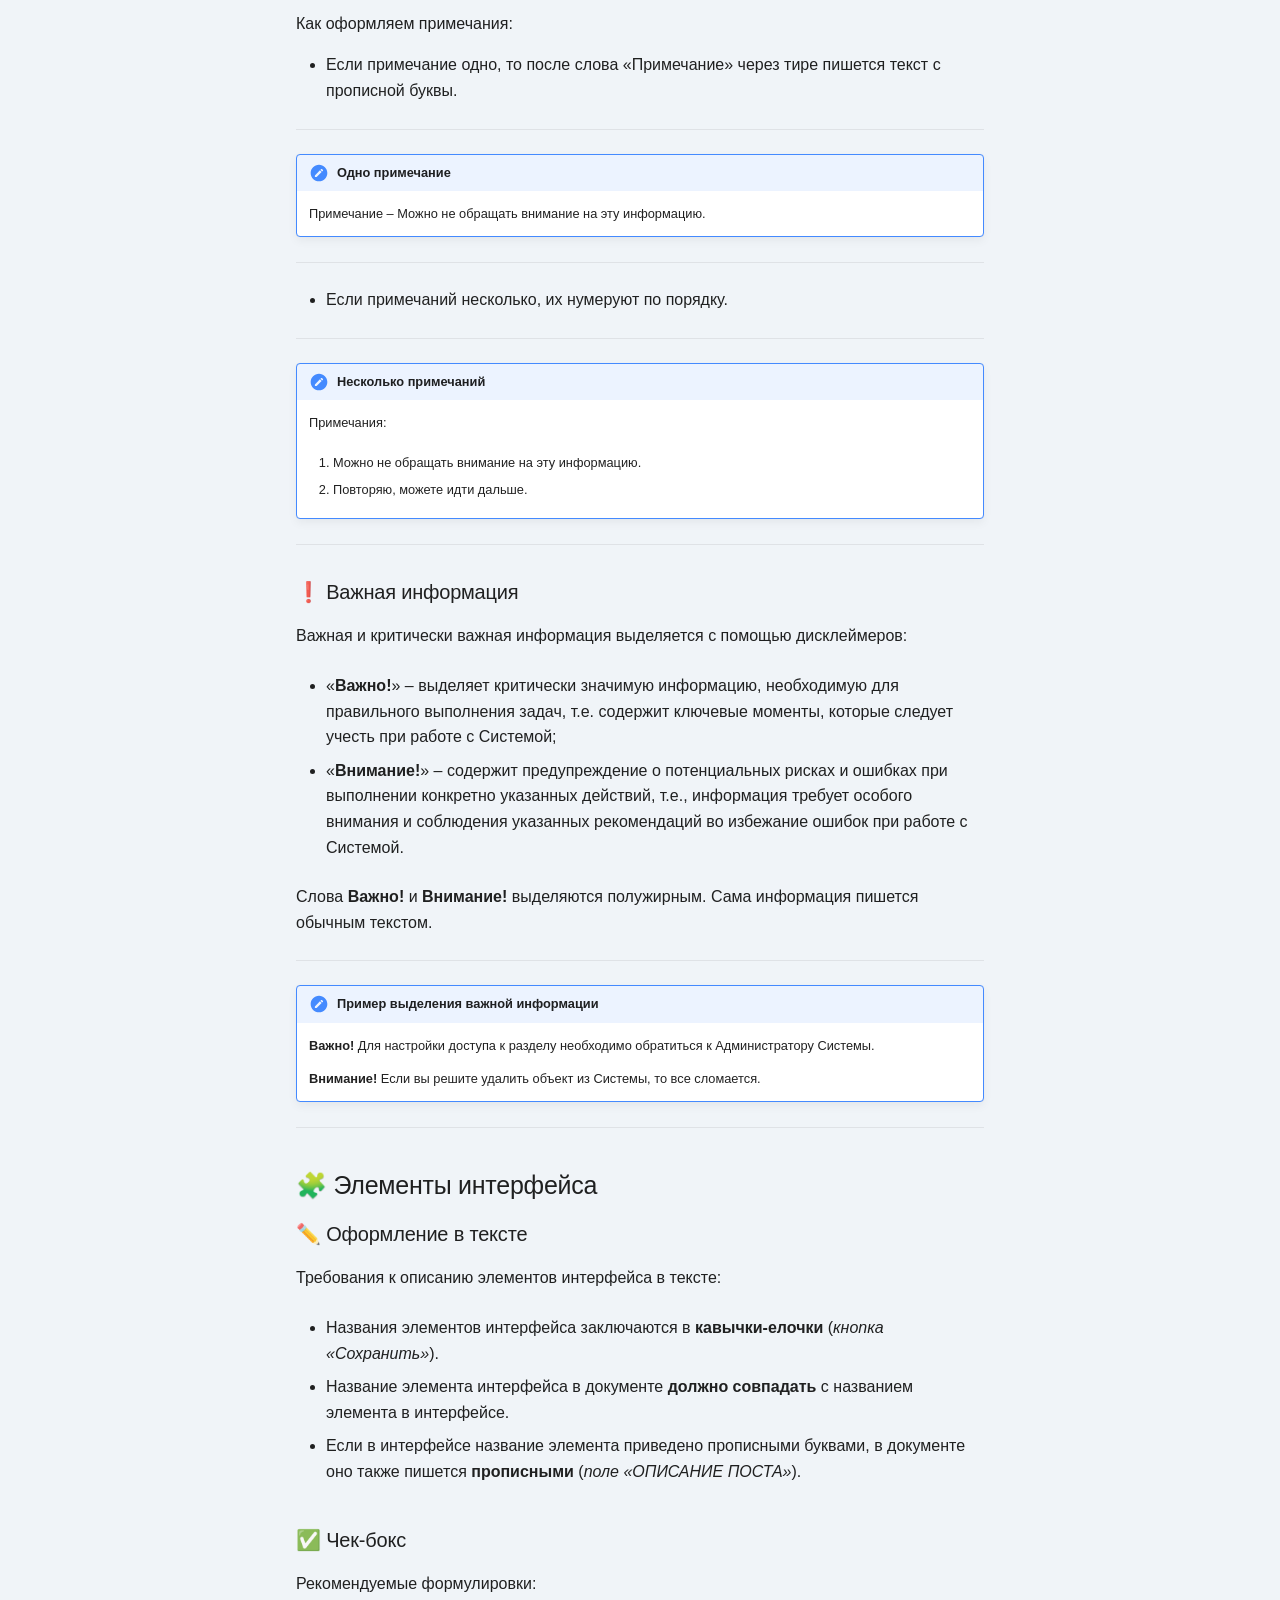
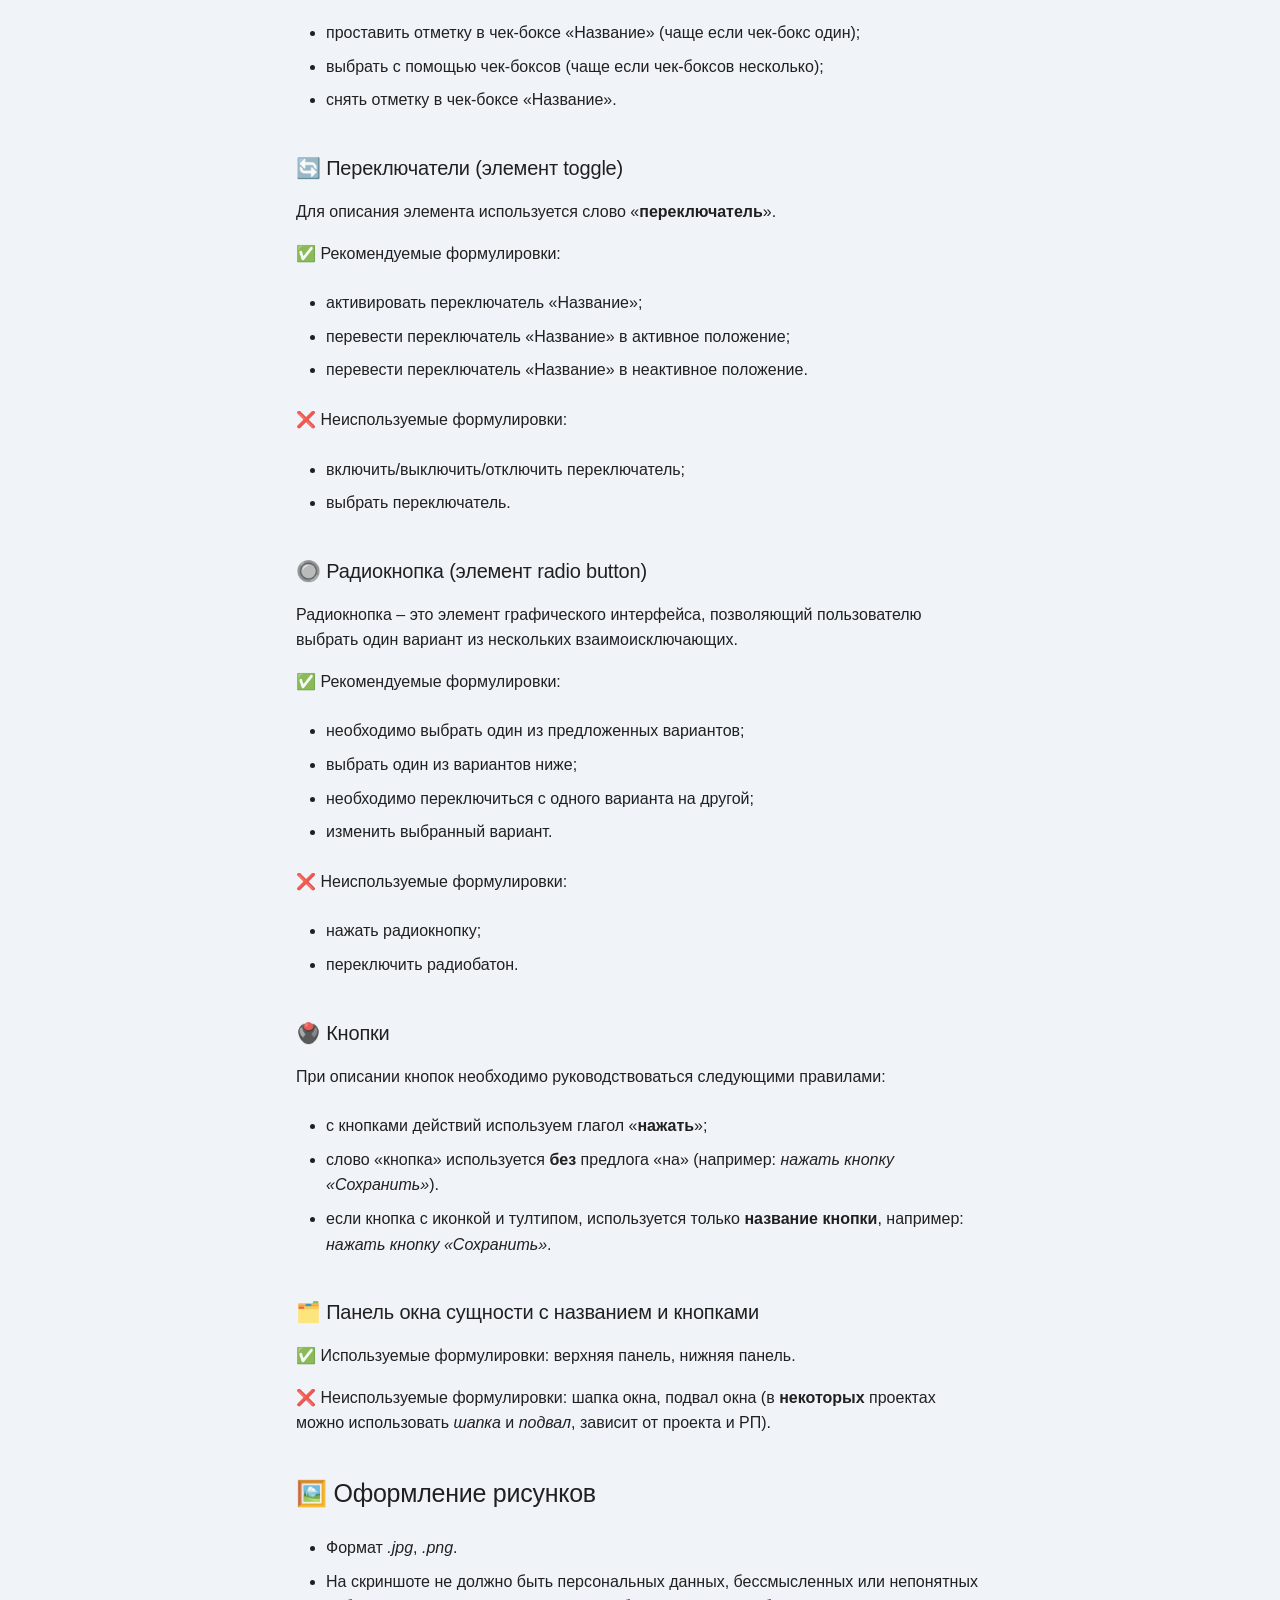
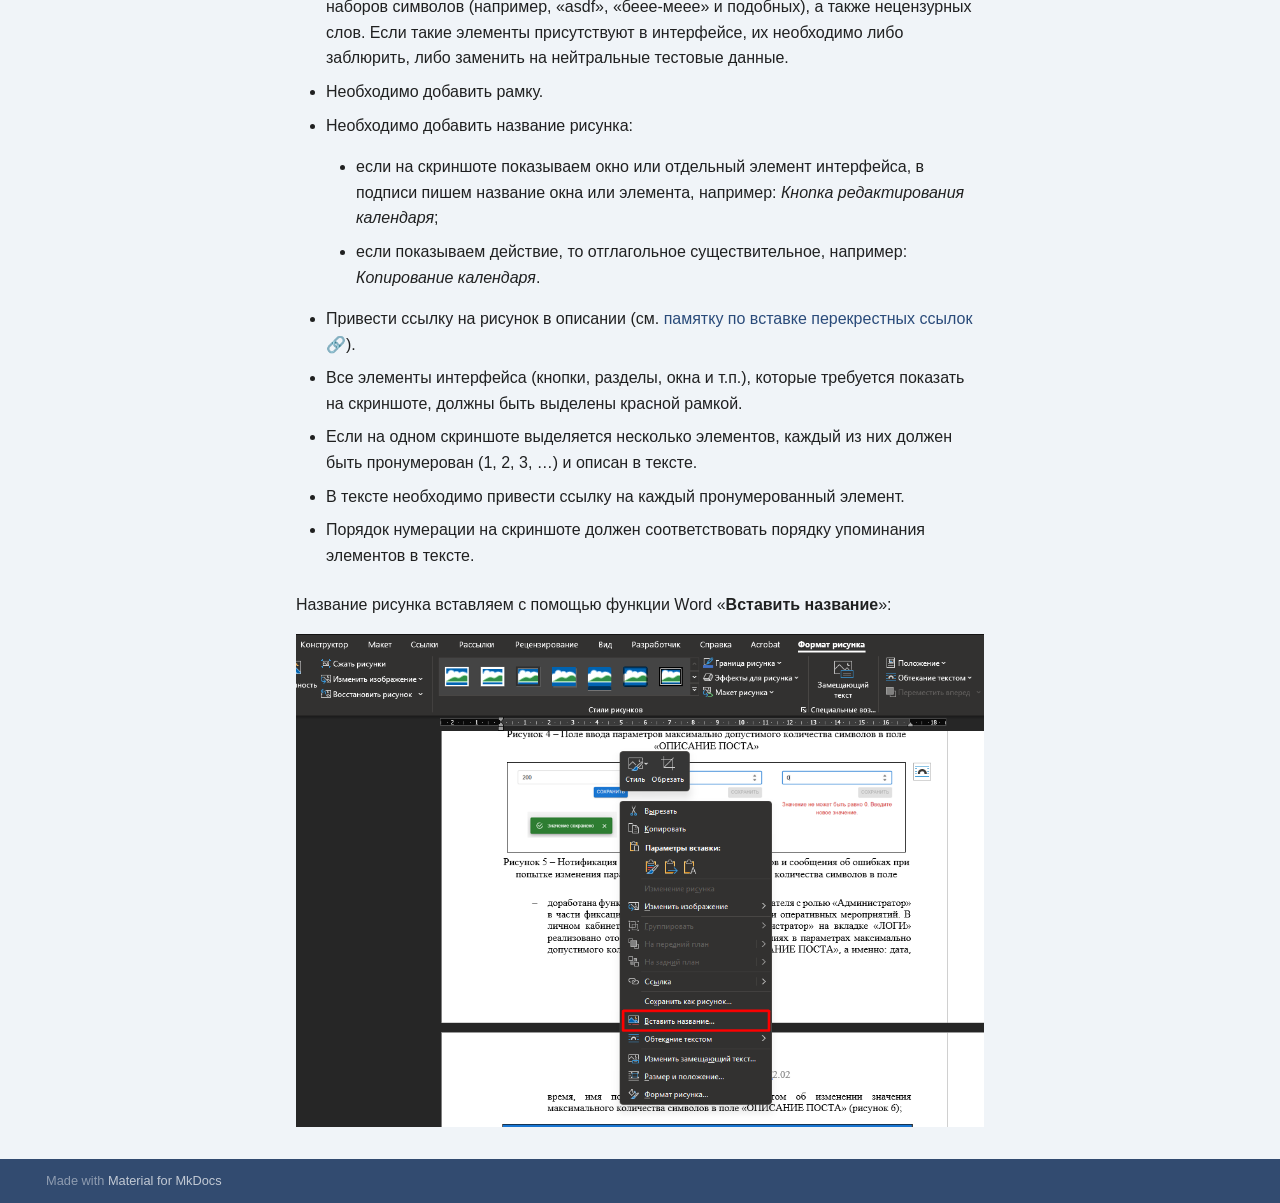
<file: redpolitika/index.html>
<!DOCTYPE html><html lang="ru" class="no-js"><head>
    
      <meta charset="utf-8">
      <meta name="viewport" content="width=device-width,initial-scale=1">
      
        <meta name="description" content="Проект для техписов">
      
      
      
      
        <link rel="prev" href="../decimal_numbers/">
      
      
        <link rel="next" href="../templates/">
      
      
        
      
      
      <link rel="icon" href="../images/black-cat-cat-svgrepo-com.svg">
      <meta name="generator" content="mkdocs-1.6.1, mkdocs-material-9.7.6">
    
    
      
        <title>Редполитика документации - Сайт технических писателей</title>
      
    
    
      <link rel="stylesheet" href="../assets/stylesheets/main.484c7ddc.min.css">
      
        
        <link rel="stylesheet" href="../assets/stylesheets/palette.ab4e12ef.min.css">
      
      


    
    
      
    
    
      
        
        
        <link rel="preconnect" href="https://fonts.gstatic.com" crossorigin="">
        <link rel="stylesheet" href="https://fonts.googleapis.com/css?family=Arial:300,300i,400,400i,700,700i%7CRoboto+Mono:400,400i,700,700i&amp;display=fallback">
        <style>:root{--md-text-font:"Arial";--md-code-font:"Roboto Mono"}</style>
      
    
    
      <link rel="stylesheet" href="../css/extra.css">
    
    <script>__md_scope=new URL("..",location),__md_hash=e=>[...e].reduce(((e,_)=>(e<<5)-e+_.charCodeAt(0)),0),__md_get=(e,_=localStorage,t=__md_scope)=>JSON.parse(_.getItem(t.pathname+"."+e)),__md_set=(e,_,t=localStorage,a=__md_scope)=>{try{t.setItem(a.pathname+"."+e,JSON.stringify(_))}catch(e){}}</script>
    
      

    
    
  <link href="../assets/stylesheets/glightbox.min.css" rel="stylesheet"><script src="../assets/javascripts/glightbox.min.js"></script><style id="glightbox-style">
            html.glightbox-open { overflow: initial; height: 100%; }
            .gslide-title { margin-top: 0px; user-select: text; }
            .gslide-desc { color: #666; user-select: text; }
            .gslide-image img { background: white; }
            .gscrollbar-fixer { padding-right: 15px; }
            .gdesc-inner { font-size: 0.75rem; }
            body[data-md-color-scheme="slate"] .gdesc-inner { background: var(--md-default-bg-color); }
            body[data-md-color-scheme="slate"] .gslide-title { color: var(--md-default-fg-color); }
            body[data-md-color-scheme="slate"] .gslide-desc { color: var(--md-default-fg-color); }
        </style></head>
  
  
    
    
      
    
    
    
    
    <body dir="ltr" data-md-color-scheme="my-scheme" data-md-color-primary="pink" data-md-color-accent="purple">
  
    
    <input class="md-toggle" data-md-toggle="drawer" type="checkbox" id="__drawer" autocomplete="off">
    <input class="md-toggle" data-md-toggle="search" type="checkbox" id="__search" autocomplete="off">
    <label class="md-overlay" for="__drawer"></label>
    <div data-md-component="skip">
      
        
        <a href="#_1" class="md-skip">
          Перейти к содержанию
        </a>
      
    </div>
    <div data-md-component="announce">
      
    </div>
    
    
      

  

<header class="md-header md-header--shadow md-header--lifted" data-md-component="header">
  <nav class="md-header__inner md-grid" aria-label="Верхний колонтитул">
    <a href=".." title="Сайт технических писателей" class="md-header__button md-logo" aria-label="Сайт технических писателей" data-md-component="logo">
      
  <img src="../images/cat-in-black-silhouette-svgrepo-com.svg" alt="logo">

    </a>
    <label class="md-header__button md-icon" for="__drawer">
      
      <svg xmlns="http://www.w3.org/2000/svg" viewBox="0 0 24 24"><path d="M3 6h18v2H3zm0 5h18v2H3zm0 5h18v2H3z"></path></svg>
    </label>
    <div class="md-header__title" data-md-component="header-title">
      <div class="md-header__ellipsis">
        <div class="md-header__topic">
          <span class="md-ellipsis">
            Сайт технических писателей
          </span>
        </div>
        <div class="md-header__topic" data-md-component="header-topic">
          <span class="md-ellipsis">
            
              Редполитика документации
            
          </span>
        </div>
      </div>
    </div>
    
      
        <form class="md-header__option" data-md-component="palette">
  
    
    
    
    <input class="md-option" data-md-color-media="" data-md-color-scheme="my-scheme" data-md-color-primary="pink" data-md-color-accent="purple" aria-label="Выключить солнышко" type="radio" name="__palette" id="__palette_0">
    
      <label class="md-header__button md-icon" title="Выключить солнышко" for="__palette_1" hidden="">
        <svg xmlns="http://www.w3.org/2000/svg" viewBox="0 0 24 24"><path d="M12 7a5 5 0 0 1 5 5 5 5 0 0 1-5 5 5 5 0 0 1-5-5 5 5 0 0 1 5-5m0 2a3 3 0 0 0-3 3 3 3 0 0 0 3 3 3 3 0 0 0 3-3 3 3 0 0 0-3-3m0-7 2.39 3.42C13.65 5.15 12.84 5 12 5s-1.65.15-2.39.42zM3.34 7l4.16-.35A7.2 7.2 0 0 0 5.94 8.5c-.44.74-.69 1.5-.83 2.29zm.02 10 1.76-3.77a7.131 7.131 0 0 0 2.38 4.14zM20.65 7l-1.77 3.79a7.02 7.02 0 0 0-2.38-4.15zm-.01 10-4.14.36c.59-.51 1.12-1.14 1.54-1.86.42-.73.69-1.5.83-2.29zM12 22l-2.41-3.44c.74.27 1.55.44 2.41.44.82 0 1.63-.17 2.37-.44z"></path></svg>
      </label>
    
  
    
    
    
    <input class="md-option" data-md-color-media="" data-md-color-scheme="slate" data-md-color-primary="deep-purple" data-md-color-accent="blue" aria-label="Включить солнышко" type="radio" name="__palette" id="__palette_1">
    
      <label class="md-header__button md-icon" title="Включить солнышко" for="__palette_0" hidden="">
        <svg xmlns="http://www.w3.org/2000/svg" viewBox="0 0 24 24"><path d="m17.75 4.09-2.53 1.94.91 3.06-2.63-1.81-2.63 1.81.91-3.06-2.53-1.94L12.44 4l1.06-3 1.06 3zm3.5 6.91-1.64 1.25.59 1.98-1.7-1.17-1.7 1.17.59-1.98L15.75 11l2.06-.05L18.5 9l.69 1.95zm-2.28 4.95c.83-.08 1.72 1.1 1.19 1.85-.32.45-.66.87-1.08 1.27C15.17 23 8.84 23 4.94 19.07c-3.91-3.9-3.91-10.24 0-14.14.4-.4.82-.76 1.27-1.08.75-.53 1.93.36 1.85 1.19-.27 2.86.69 5.83 2.89 8.02a9.96 9.96 0 0 0 8.02 2.89m-1.64 2.02a12.08 12.08 0 0 1-7.8-3.47c-2.17-2.19-3.33-5-3.49-7.82-2.81 3.14-2.7 7.96.31 10.98 3.02 3.01 7.84 3.12 10.98.31"></path></svg>
      </label>
    
  
</form>
      
    
    
      <script>var palette=__md_get("__palette");if(palette&&palette.color){if("(prefers-color-scheme)"===palette.color.media){var media=matchMedia("(prefers-color-scheme: light)"),input=document.querySelector(media.matches?"[data-md-color-media='(prefers-color-scheme: light)']":"[data-md-color-media='(prefers-color-scheme: dark)']");palette.color.media=input.getAttribute("data-md-color-media"),palette.color.scheme=input.getAttribute("data-md-color-scheme"),palette.color.primary=input.getAttribute("data-md-color-primary"),palette.color.accent=input.getAttribute("data-md-color-accent")}for(var[key,value]of Object.entries(palette.color))document.body.setAttribute("data-md-color-"+key,value)}</script>
    
    
    
      
      
        <label class="md-header__button md-icon" for="__search">
          
          <svg xmlns="http://www.w3.org/2000/svg" viewBox="0 0 24 24"><path d="M9.5 3A6.5 6.5 0 0 1 16 9.5c0 1.61-.59 3.09-1.56 4.23l.27.27h.79l5 5-1.5 1.5-5-5v-.79l-.27-.27A6.52 6.52 0 0 1 9.5 16 6.5 6.5 0 0 1 3 9.5 6.5 6.5 0 0 1 9.5 3m0 2C7 5 5 7 5 9.5S7 14 9.5 14 14 12 14 9.5 12 5 9.5 5"></path></svg>
        </label>
        <div class="md-search" data-md-component="search" role="dialog">
  <label class="md-search__overlay" for="__search"></label>
  <div class="md-search__inner" role="search">
    <form class="md-search__form" name="search">
      <input type="text" class="md-search__input" name="query" aria-label="Поиск" placeholder="Поиск" autocapitalize="off" autocorrect="off" autocomplete="off" spellcheck="false" data-md-component="search-query" required="">
      <label class="md-search__icon md-icon" for="__search">
        
        <svg xmlns="http://www.w3.org/2000/svg" viewBox="0 0 24 24"><path d="M9.5 3A6.5 6.5 0 0 1 16 9.5c0 1.61-.59 3.09-1.56 4.23l.27.27h.79l5 5-1.5 1.5-5-5v-.79l-.27-.27A6.52 6.52 0 0 1 9.5 16 6.5 6.5 0 0 1 3 9.5 6.5 6.5 0 0 1 9.5 3m0 2C7 5 5 7 5 9.5S7 14 9.5 14 14 12 14 9.5 12 5 9.5 5"></path></svg>
        
        <svg xmlns="http://www.w3.org/2000/svg" viewBox="0 0 24 24"><path d="M20 11v2H8l5.5 5.5-1.42 1.42L4.16 12l7.92-7.92L13.5 5.5 8 11z"></path></svg>
      </label>
      <nav class="md-search__options" aria-label="Поиск">
        
        <button type="reset" class="md-search__icon md-icon" title="Очистить" aria-label="Очистить" tabindex="-1">
          
          <svg xmlns="http://www.w3.org/2000/svg" viewBox="0 0 24 24"><path d="M19 6.41 17.59 5 12 10.59 6.41 5 5 6.41 10.59 12 5 17.59 6.41 19 12 13.41 17.59 19 19 17.59 13.41 12z"></path></svg>
        </button>
      </nav>
      
        <div class="md-search__suggest" data-md-component="search-suggest"></div>
      
    </form>
    <div class="md-search__output">
      <div class="md-search__scrollwrap" tabindex="0" data-md-scrollfix="">
        <div class="md-search-result" data-md-component="search-result">
          <div class="md-search-result__meta">
            Инициализация поиска
          </div>
          <ol class="md-search-result__list" role="presentation"></ol>
        </div>
      </div>
    </div>
  </div>
</div>
      
    
    
  </nav>
  
    
      
<nav class="md-tabs" aria-label="Вкладки" data-md-component="tabs">
  <div class="md-grid">
    <ul class="md-tabs__list">
      
        
  
  
  
  
    <li class="md-tabs__item">
      <a href=".." class="md-tabs__link">
        
  
  
    
  
  Главная страница

      </a>
    </li>
  

      
        
  
  
  
  
    <li class="md-tabs__item">
      <a href="../onboarding/" class="md-tabs__link">
        
  
  
    
  
  OnBoarding

      </a>
    </li>
  

      
        
  
  
  
    
  
  
    
    
      <li class="md-tabs__item md-tabs__item--active">
        <a href="../check-list/" class="md-tabs__link">
          
  
  
    
  
  Правила оформления и редактирования

        </a>
      </li>
    
  

      
        
  
  
  
  
    
    
      <li class="md-tabs__item">
        <a href="../Instructions_word/" class="md-tabs__link">
          
  
  
    
  
  Инструкции

        </a>
      </li>
    
  

      
    </ul>
  </div>
</nav>
    
  
</header>
    
    <div class="md-container" data-md-component="container">
      
      
        
      
      <main class="md-main" data-md-component="main">
        <div class="md-main__inner md-grid">
          
            
              
              <div class="md-sidebar md-sidebar--primary" data-md-component="sidebar" data-md-type="navigation">
                <div class="md-sidebar__scrollwrap">
                  <div class="md-sidebar__inner">
                    


  


<nav class="md-nav md-nav--primary md-nav--lifted" aria-label="Навигация" data-md-level="0">
  <label class="md-nav__title" for="__drawer">
    <a href=".." title="Сайт технических писателей" class="md-nav__button md-logo" aria-label="Сайт технических писателей" data-md-component="logo">
      
  <img src="../images/cat-in-black-silhouette-svgrepo-com.svg" alt="logo">

    </a>
    Сайт технических писателей
  </label>
  
  <ul class="md-nav__list" data-md-scrollfix="">
    
      
      
  
  
  
  
    <li class="md-nav__item">
      <a href=".." class="md-nav__link">
        
  
  
  <span class="md-ellipsis">
    
  
    Главная страница
  

    
  </span>
  
  

      </a>
    </li>
  

    
      
      
  
  
  
  
    <li class="md-nav__item">
      <a href="../onboarding/" class="md-nav__link">
        
  
  
  <span class="md-ellipsis">
    
  
    OnBoarding
  

    
  </span>
  
  

      </a>
    </li>
  

    
      
      
  
  
    
  
  
  
    
    
      
        
      
        
      
        
      
        
      
        
      
    
    
    
      
        
        
      
      
    
    
    <li class="md-nav__item md-nav__item--active md-nav__item--section md-nav__item--nested">
      
        
        
        <input class="md-nav__toggle md-toggle " type="checkbox" id="__nav_3" checked="">
        
          
          <label class="md-nav__link" for="__nav_3" id="__nav_3_label" tabindex="">
            
  
  
  <span class="md-ellipsis">
    
  
    Правила оформления и редактирования
  

    
  </span>
  
  

            <span class="md-nav__icon md-icon"></span>
          </label>
        
        <nav class="md-nav" data-md-level="1" aria-labelledby="__nav_3_label" aria-expanded="true">
          <label class="md-nav__title" for="__nav_3">
            <span class="md-nav__icon md-icon"></span>
            
  
    Правила оформления и редактирования
  

          </label>
          <ul class="md-nav__list" data-md-scrollfix="">
            
              
                
  
  
  
  
    <li class="md-nav__item">
      <a href="../check-list/" class="md-nav__link">
        
  
  
  <span class="md-ellipsis">
    
  
    Чек-лист проверки документа
  

    
  </span>
  
  

      </a>
    </li>
  

              
            
              
                
  
  
  
  
    <li class="md-nav__item">
      <a href="../decimal_numbers/" class="md-nav__link">
        
  
  
  <span class="md-ellipsis">
    
  
    Правила присваивания децимальных номеров
  

    
  </span>
  
  

      </a>
    </li>
  

              
            
              
                
  
  
    
  
  
  
    <li class="md-nav__item md-nav__item--active">
      
      <input class="md-nav__toggle md-toggle" type="checkbox" id="__toc">
      
      
        
      
      
        <label class="md-nav__link md-nav__link--active" for="__toc">
          
  
  
  <span class="md-ellipsis">
    
  
    Редполитика документации
  

    
  </span>
  
  

          <span class="md-nav__icon md-icon"></span>
        </label>
      
      <a href="./" class="md-nav__link md-nav__link--active">
        
  
  
  <span class="md-ellipsis">
    
  
    Редполитика документации
  

    
  </span>
  
  

      </a>
      
        

<nav class="md-nav md-nav--secondary" aria-label="Содержание">
  
  
  
    
  
  
    <label class="md-nav__title" for="__toc">
      <span class="md-nav__icon md-icon"></span>
      Содержание
    </label>
    <ul class="md-nav__list" data-md-component="toc" data-md-scrollfix="">
      
        <li class="md-nav__item">
  <a href="#_2" class="md-nav__link">
    <span class="md-ellipsis">
      
        🎨 Стиль
      
    </span>
  </a>
  
</li>
      
        <li class="md-nav__item">
  <a href="#-" class="md-nav__link">
    <span class="md-ellipsis">
      
        🚫 Стоп-слова
      
    </span>
  </a>
  
</li>
      
        <li class="md-nav__item">
  <a href="#_3" class="md-nav__link">
    <span class="md-ellipsis">
      
        💡 Примечания и важная информация
      
    </span>
  </a>
  
    <nav class="md-nav" aria-label="💡 Примечания и важная информация">
      <ul class="md-nav__list">
        
          <li class="md-nav__item">
  <a href="#_4" class="md-nav__link">
    <span class="md-ellipsis">
      
        📌 Примечания
      
    </span>
  </a>
  
</li>
        
          <li class="md-nav__item">
  <a href="#_5" class="md-nav__link">
    <span class="md-ellipsis">
      
        ❗ Важная информация
      
    </span>
  </a>
  
</li>
        
      </ul>
    </nav>
  
</li>
      
        <li class="md-nav__item">
  <a href="#_6" class="md-nav__link">
    <span class="md-ellipsis">
      
        🧩 Элементы интерфейса
      
    </span>
  </a>
  
    <nav class="md-nav" aria-label="🧩 Элементы интерфейса">
      <ul class="md-nav__list">
        
          <li class="md-nav__item">
  <a href="#_7" class="md-nav__link">
    <span class="md-ellipsis">
      
        ✏️ Оформление в тексте
      
    </span>
  </a>
  
</li>
        
          <li class="md-nav__item">
  <a href="#-_1" class="md-nav__link">
    <span class="md-ellipsis">
      
        ✅ Чек-бокс
      
    </span>
  </a>
  
</li>
        
          <li class="md-nav__item">
  <a href="#toggle" class="md-nav__link">
    <span class="md-ellipsis">
      
        🔄 Переключатели (элемент toggle)
      
    </span>
  </a>
  
</li>
        
          <li class="md-nav__item">
  <a href="#radio-button" class="md-nav__link">
    <span class="md-ellipsis">
      
        🔘 Радиокнопка (элемент radio button)
      
    </span>
  </a>
  
</li>
        
          <li class="md-nav__item">
  <a href="#_8" class="md-nav__link">
    <span class="md-ellipsis">
      
        🖲️ Кнопки
      
    </span>
  </a>
  
</li>
        
          <li class="md-nav__item">
  <a href="#_9" class="md-nav__link">
    <span class="md-ellipsis">
      
        🗂️ Панель окна сущности с названием и кнопками
      
    </span>
  </a>
  
</li>
        
      </ul>
    </nav>
  
</li>
      
        <li class="md-nav__item">
  <a href="#_10" class="md-nav__link">
    <span class="md-ellipsis">
      
        🖼️ Оформление рисунков
      
    </span>
  </a>
  
</li>
      
    </ul>
  
</nav>
      
    </li>
  

              
            
              
                
  
  
  
  
    <li class="md-nav__item">
      <a href="../templates/" class="md-nav__link">
        
  
  
  <span class="md-ellipsis">
    
  
    Шаблоны документов
  

    
  </span>
  
  

      </a>
    </li>
  

              
            
              
                
  
  
  
  
    <li class="md-nav__item">
      <a href="../standarts/" class="md-nav__link">
        
  
  
  <span class="md-ellipsis">
    
  
    Перечень действующих стандартов для АС
  

    
  </span>
  
  

      </a>
    </li>
  

              
            
          </ul>
        </nav>
      
    </li>
  

    
      
      
  
  
  
  
    
    
      
        
      
        
      
        
      
        
      
    
    
    
      
      
    
    
    <li class="md-nav__item md-nav__item--nested">
      
        
        
        <input class="md-nav__toggle md-toggle " type="checkbox" id="__nav_4">
        
          
          <label class="md-nav__link" for="__nav_4" id="__nav_4_label" tabindex="0">
            
  
  
  <span class="md-ellipsis">
    
  
    Инструкции
  

    
  </span>
  
  

            <span class="md-nav__icon md-icon"></span>
          </label>
        
        <nav class="md-nav" data-md-level="1" aria-labelledby="__nav_4_label" aria-expanded="false">
          <label class="md-nav__title" for="__nav_4">
            <span class="md-nav__icon md-icon"></span>
            
  
    Инструкции
  

          </label>
          <ul class="md-nav__list" data-md-scrollfix="">
            
              
                
  
  
  
  
    <li class="md-nav__item">
      <a href="../Instructions_word/" class="md-nav__link">
        
  
  
  <span class="md-ellipsis">
    
  
    Word и Excel
  

    
  </span>
  
  

      </a>
    </li>
  

              
            
              
                
  
  
  
  
    <li class="md-nav__item">
      <a href="../codes/" class="md-nav__link">
        
  
  
  <span class="md-ellipsis">
    
  
    Alt-коды и сочетания клавиш для ввода спецсимоволов
  

    
  </span>
  
  

      </a>
    </li>
  

              
            
              
                
  
  
  
  
    <li class="md-nav__item">
      <a href="../git/" class="md-nav__link">
        
  
  
  <span class="md-ellipsis">
    
  
    Git
  

    
  </span>
  
  

      </a>
    </li>
  

              
            
              
                
  
  
  
  
    <li class="md-nav__item">
      <a href="../mkdocs/" class="md-nav__link">
        
  
  
  <span class="md-ellipsis">
    
  
    Markdown
  

    
  </span>
  
  

      </a>
    </li>
  

              
            
          </ul>
        </nav>
      
    </li>
  

    
  </ul>
</nav>
                  </div>
                </div>
              </div>
            
            
              
              <div class="md-sidebar md-sidebar--secondary" data-md-component="sidebar" data-md-type="toc">
                <div class="md-sidebar__scrollwrap">
                  <div class="md-sidebar__inner">
                    

<nav class="md-nav md-nav--secondary" aria-label="Содержание">
  
  
  
    
  
  
    <label class="md-nav__title" for="__toc">
      <span class="md-nav__icon md-icon"></span>
      Содержание
    </label>
    <ul class="md-nav__list" data-md-component="toc" data-md-scrollfix="">
      
        <li class="md-nav__item">
  <a href="#_2" class="md-nav__link">
    <span class="md-ellipsis">
      
        🎨 Стиль
      
    </span>
  </a>
  
</li>
      
        <li class="md-nav__item">
  <a href="#-" class="md-nav__link">
    <span class="md-ellipsis">
      
        🚫 Стоп-слова
      
    </span>
  </a>
  
</li>
      
        <li class="md-nav__item">
  <a href="#_3" class="md-nav__link">
    <span class="md-ellipsis">
      
        💡 Примечания и важная информация
      
    </span>
  </a>
  
    <nav class="md-nav" aria-label="💡 Примечания и важная информация">
      <ul class="md-nav__list">
        
          <li class="md-nav__item">
  <a href="#_4" class="md-nav__link">
    <span class="md-ellipsis">
      
        📌 Примечания
      
    </span>
  </a>
  
</li>
        
          <li class="md-nav__item">
  <a href="#_5" class="md-nav__link">
    <span class="md-ellipsis">
      
        ❗ Важная информация
      
    </span>
  </a>
  
</li>
        
      </ul>
    </nav>
  
</li>
      
        <li class="md-nav__item">
  <a href="#_6" class="md-nav__link">
    <span class="md-ellipsis">
      
        🧩 Элементы интерфейса
      
    </span>
  </a>
  
    <nav class="md-nav" aria-label="🧩 Элементы интерфейса">
      <ul class="md-nav__list">
        
          <li class="md-nav__item">
  <a href="#_7" class="md-nav__link">
    <span class="md-ellipsis">
      
        ✏️ Оформление в тексте
      
    </span>
  </a>
  
</li>
        
          <li class="md-nav__item">
  <a href="#-_1" class="md-nav__link">
    <span class="md-ellipsis">
      
        ✅ Чек-бокс
      
    </span>
  </a>
  
</li>
        
          <li class="md-nav__item">
  <a href="#toggle" class="md-nav__link">
    <span class="md-ellipsis">
      
        🔄 Переключатели (элемент toggle)
      
    </span>
  </a>
  
</li>
        
          <li class="md-nav__item">
  <a href="#radio-button" class="md-nav__link">
    <span class="md-ellipsis">
      
        🔘 Радиокнопка (элемент radio button)
      
    </span>
  </a>
  
</li>
        
          <li class="md-nav__item">
  <a href="#_8" class="md-nav__link">
    <span class="md-ellipsis">
      
        🖲️ Кнопки
      
    </span>
  </a>
  
</li>
        
          <li class="md-nav__item">
  <a href="#_9" class="md-nav__link">
    <span class="md-ellipsis">
      
        🗂️ Панель окна сущности с названием и кнопками
      
    </span>
  </a>
  
</li>
        
      </ul>
    </nav>
  
</li>
      
        <li class="md-nav__item">
  <a href="#_10" class="md-nav__link">
    <span class="md-ellipsis">
      
        🖼️ Оформление рисунков
      
    </span>
  </a>
  
</li>
      
    </ul>
  
</nav>
                  </div>
                </div>
              </div>
            
          
          
            <div class="md-content" data-md-component="content">
              
              <article class="md-content__inner md-typeset">
                
                  

  <nav class="md-tags">
    
      
      
      
      
        <a href="../tags/#tag:ms-word" class="md-tag">MS Word</a>
      
    
      
      
      
      
        <a href="../tags/#tag:документация" class="md-tag">Документация</a>
      
    
      
      
      
      
        <a href="../tags/#tag:инструкция" class="md-tag">Инструкция</a>
      
    
  </nav>



<h1 id="_1">📋 Редполитика документации</h1>
<h2 id="_2">🎨 Стиль</h2>
<p>✅ В инструкциях (РП и РА) <strong>рекомендуется</strong> использовать:</p>
<ul>
<li>
<p>обезличенные формулировки (<em>необходимо выбрать</em>, <em>следует нажать</em>, <em>требуется</em>, <em>рекомендуется</em>);</p>
</li>
<li>
<p>каждый шаг должен начинаться с глагола действия (<em>нажать</em>/<em>перейти</em>/<em>выбрать</em>/<em>выполнить</em>/etc) и только после него следует писать пояснения к действию (то есть следует писать не «<em>В адресной строке <strong><em>ввести</em></strong>...</em>», а «<em><strong><em>Ввести</em></strong> в адресной строке...</em>»);</p>
</li>
<li>
<p>общепринятые сокращения (например, <strong>т.к.</strong>, <strong>т.д.</strong>);</p>
</li>
<li>
<p>буквы «Ё», «ё» без точек, в том числе в именах собственных. Если название элемента интерфейса содержит букву «ё», в документации пишем название, как в интерфейсе, но в описании элемента пишем «<strong>Е</strong>», «<strong>е</strong>».</p>
</li>
</ul>
<p>❌ При подготовке документов <strong>НЕ</strong> используется:</p>
<ul>
<li>
<p>повелительное наклонение в инструкциях (<em>Нажите кнопку</em>);</p>
</li>
<li>
<p>личное обращение к читателю: «<em>Вы</em>», «<em>Ваш</em>»;</p>
</li>
<li>
<p>сокращения слов, кроме установленных правилами русского языка и соответствующим
разделом документа;</p>
</li>
<li>
<p>различные научно-технические термины, близкие по смыслу, для одного и того же понятия.</p>
</li>
</ul>
<h2 id="-">🚫 Стоп-слова</h2>
<table>
<thead>
<tr>
<th style="text-align: center;">Недопустимое слово/выражение</th>
<th style="text-align: center;">На что заменить</th>
</tr>
</thead>
<tbody>
<tr>
<td style="text-align: center;">Хлебные крошки</td>
<td style="text-align: center;">Кнопка меню</td>
</tr>
<tr>
<td style="text-align: center;">Функционал</td>
<td style="text-align: center;">Функциональность/Функция</td>
</tr>
<tr>
<td style="text-align: center;">Кликнуть</td>
<td style="text-align: center;">Нажать</td>
</tr>
<tr>
<td style="text-align: center;">Кликабельный</td>
<td style="text-align: center;">Интерактивный/Гиперссылка</td>
</tr>
<tr>
<td style="text-align: center;">Иконка</td>
<td style="text-align: center;">Графический элемент/Пикограмма</td>
</tr>
</tbody>
</table>
<p>Запрещенные слова и выражения, которые нельзя использовать при описании функциональности Подсистемы анализа и обработки событий (Риски) приведены по <a href="https://confluence.msk.ru/pages/viewpage.action?pageId=1104829715" title="Запрещенные слова в документации">ссылке 🔗</a>.</p>
<h2 id="_3">💡 Примечания и важная информация</h2>
<h3 id="_4">📌 Примечания</h3>
<p>Примечаниями оформляется информацию, которая дополняет основную информацию, но является некритичной для понимания работы Системы. Например то, что понятно из интерфейса, но все равно хочется указать, или просто поясняющие данные к предыдущему тексту.</p>
<p>Как оформляем примечания:</p>
<ul>
<li>Если примечание одно, то после слова «Примечание» через тире пишется текст с прописной буквы.</li>
</ul>
<hr>
<div class="admonition note">
<p class="admonition-title">Одно примечание</p>
<p>Примечание – Можно не обращать внимание на эту информацию.</p>
</div>
<hr>
<ul>
<li>Если примечаний несколько, их нумеруют по порядку.</li>
</ul>
<hr>
<div class="admonition note">
<p class="admonition-title">Несколько примечаний</p>
<p>Примечания:</p>
<ol>
<li>
<p>Можно не обращать внимание на эту информацию.</p>
</li>
<li>
<p>Повторяю, можете идти дальше.</p>
</li>
</ol>
</div>
<hr>
<h3 id="_5">❗ Важная информация</h3>
<p>Важная и критически важная информация выделяется с помощью дисклеймеров:</p>
<ul>
<li>
<p>«<strong>Важно!</strong>» – выделяет критически значимую информацию, необходимую для правильного выполнения задач, т.е. содержит ключевые моменты, которые следует учесть при работе с Системой;</p>
</li>
<li>
<p>«<strong>Внимание!</strong>» – содержит предупреждение о потенциальных рисках и ошибках при выполнении конкретно указанных действий, т.е., информация требует особого внимания и соблюдения указанных рекомендаций во избежание ошибок при работе с Системой.</p>
</li>
</ul>
<p>Слова <strong>Важно!</strong> и <strong>Внимание!</strong> выделяются полужирным. Сама информация пишется обычным текстом.</p>
<hr>
<div class="admonition note">
<p class="admonition-title">Пример выделения важной информации</p>
<p><strong>Важно!</strong> Для настройки доступа к разделу необходимо обратиться к Администратору Системы.</p>
<p><strong>Внимание!</strong> Если вы решите удалить объект из Системы, то все сломается.</p>
</div>
<hr>
<h2 id="_6">🧩 Элементы интерфейса</h2>
<h3 id="_7">✏️ Оформление в тексте</h3>
<p>Требования к описанию элементов интерфейса в тексте:</p>
<ul>
<li>
<p>Названия элементов интерфейса заключаются в <strong>кавычки-елочки</strong> (<em>кнопка «Сохранить»</em>).</p>
</li>
<li>
<p>Название элемента интерфейса в документе <strong>должно совпадать</strong> с названием элемента в интерфейсе.</p>
</li>
<li>
<p>Если в интерфейсе название элемента приведено прописными буквами, в документе оно также пишется <strong>прописными</strong> (<em>поле «ОПИСАНИЕ ПОСТА»</em>).</p>
</li>
</ul>
<h3 id="-_1">✅ Чек-бокс</h3>
<p>Рекомендуемые формулировки:</p>
<ul>
<li>
<p>проставить отметку в чек-боксе «Название» (чаще если чек-бокс один);</p>
</li>
<li>
<p>выбрать с помощью чек-боксов (чаще если чек-боксов несколько);</p>
</li>
<li>
<p>снять отметку в чек-боксе «Название».</p>
</li>
</ul>
<h3 id="toggle">🔄 Переключатели (элемент toggle)</h3>
<p>Для описания элемента используется слово «<strong>переключатель</strong>».</p>
<p>✅ Рекомендуемые формулировки:</p>
<ul>
<li>
<p>активировать переключатель «Название»;</p>
</li>
<li>
<p>перевести переключатель «Название» в активное положение;</p>
</li>
<li>
<p>перевести переключатель «Название» в неактивное положение.</p>
</li>
</ul>
<p>❌ Неиспользуемые формулировки:</p>
<ul>
<li>
<p>включить/выключить/отключить переключатель;</p>
</li>
<li>
<p>выбрать переключатель.</p>
</li>
</ul>
<h3 id="radio-button">🔘 Радиокнопка (элемент radio button)</h3>
<p>Радиокнопка – это элемент графического интерфейса, позволяющий пользователю выбрать один вариант из нескольких взаимоисключающих.</p>
<p>✅ Рекомендуемые формулировки:</p>
<ul>
<li>
<p>необходимо выбрать один из предложенных вариантов;</p>
</li>
<li>
<p>выбрать один из вариантов ниже;</p>
</li>
<li>
<p>необходимо переключиться с одного варианта на другой;</p>
</li>
<li>
<p>изменить выбранный вариант.</p>
</li>
</ul>
<p>❌ Неиспользуемые формулировки:</p>
<ul>
<li>
<p>нажать радиокнопку;</p>
</li>
<li>
<p>переключить радиобатон.</p>
</li>
</ul>
<h3 id="_8">🖲️ Кнопки</h3>
<p>При описании кнопок необходимо руководствоваться следующими правилами:</p>
<ul>
<li>
<p>с кнопками действий используем глагол «<strong>нажать</strong>»;</p>
</li>
<li>
<p>слово «кнопка» используется <strong>без</strong> предлога «на» (например: <em>нажать кнопку «Сохранить»</em>).</p>
</li>
<li>
<p>если кнопка с иконкой и тултипом, используется только <strong>название кнопки</strong>, например: <em>нажать кнопку «Сохранить»</em>.</p>
</li>
</ul>
<h3 id="_9">🗂️ Панель окна сущности с названием и кнопками</h3>
<p>✅ Используемые формулировки: верхняя панель, нижняя панель.</p>
<p>❌ Неиспользуемые формулировки: шапка окна, подвал окна (в <strong>некоторых</strong> проектах можно использовать <em>шапка</em> и <em>подвал</em>, зависит от проекта и РП).</p>
<h2 id="_10">🖼️ Оформление рисунков</h2>
<ul>
<li>
<p>Формат <em>.jpg</em>, <em>.png</em>.</p>
</li>
<li>
<p>На скриншоте не должно быть персональных данных, бессмысленных или непонятных наборов символов (например, «asdf», «беее-меее» и подобных), а также нецензурных слов.
Если такие элементы присутствуют в интерфейсе, их необходимо либо заблюрить, либо заменить на нейтральные тестовые данные.</p>
</li>
<li>
<p>Необходимо добавить рамку.</p>
</li>
<li>
<p>Необходимо добавить название рисунка:</p>
<ul>
<li>
<p>если на скриншоте показываем окно или отдельный элемент интерфейса, в подписи пишем название окна или элемента, например: <em>Кнопка редактирования календаря</em>;</p>
</li>
<li>
<p>если показываем действие, то отглагольное существительное, например: <em>Копирование календаря</em>.</p>
</li>
</ul>
</li>
<li>
<p>Привести ссылку на рисунок в описании (см. <a href="../Instructions_word/" title="🔗🖼️📊 Добавление перекрестных ссылок на рисунки/таблицы">памятку по вставке перекрестных ссылок 🔗</a>).</p>
</li>
<li>
<p>Все элементы интерфейса (кнопки, разделы, окна и т.п.), которые требуется показать на скриншоте, должны быть выделены красной рамкой.</p>
</li>
<li>
<p>Если на одном скриншоте выделяется несколько элементов, каждый из них должен быть пронумерован (1, 2, 3, …) и описан в тексте.</p>
</li>
<li>
<p>В тексте необходимо привести ссылку на каждый пронумерованный элемент.</p>
</li>
<li>
<p>Порядок нумерации на скриншоте должен соответствовать порядку упоминания элементов в тексте.</p>
</li>
</ul>
<p>Название рисунка вставляем с помощью функции Word «<strong>Вставить название</strong>»:</p>
<p><a class="glightbox" data-type="image" data-width="auto" data-height="auto" href="../images/word26.png" data-desc-position="bottom"><img alt="" src="../images/word26.png"></a></p>







  
  






                
              </article>
            </div>
          
          
<script>var target=document.getElementById(location.hash.slice(1));target&&target.name&&(target.checked=target.name.startsWith("__tabbed_"))</script>
        </div>
        
          <button type="button" class="md-top md-icon" data-md-component="top" hidden="">
  
  <svg xmlns="http://www.w3.org/2000/svg" viewBox="0 0 24 24"><path d="M13 20h-2V8l-5.5 5.5-1.42-1.42L12 4.16l7.92 7.92-1.42 1.42L13 8z"></path></svg>
  К началу
</button>
        
      </main>
      
        <footer class="md-footer">
  
  <div class="md-footer-meta md-typeset">
    <div class="md-footer-meta__inner md-grid">
      <div class="md-copyright">
  
  
    Made with
    <a href="https://squidfunk.github.io/mkdocs-material/" target="_blank" rel="noopener">
      Material for MkDocs
    </a>
  
</div>
      
    </div>
  </div>
</footer>
      
    </div>
    <div class="md-dialog" data-md-component="dialog">
      <div class="md-dialog__inner md-typeset"></div>
    </div>
    
    
    
      
      
      <script id="__config" type="application/json">{"annotate": null, "base": "..", "features": ["navigation.indexes", "navigation.tabs", "navigation.tabs.sticky", "navigation.instant", "navigation.top", "search.suggest", "search.highlight", "content.code.copy"], "search": "../assets/javascripts/workers/search.2c215733.min.js", "tags": null, "translations": {"clipboard.copied": "\u0421\u043a\u043e\u043f\u0438\u0440\u043e\u0432\u0430\u043d\u043e \u0432 \u0431\u0443\u0444\u0435\u0440", "clipboard.copy": "\u041a\u043e\u043f\u0438\u0440\u043e\u0432\u0430\u0442\u044c \u0432 \u0431\u0443\u0444\u0435\u0440", "search.result.more.one": "\u0415\u0449\u0451 1 \u043d\u0430 \u044d\u0442\u043e\u0439 \u0441\u0442\u0440\u0430\u043d\u0438\u0446\u0435", "search.result.more.other": "\u0415\u0449\u0451 # \u043d\u0430 \u044d\u0442\u043e\u0439 \u0441\u0442\u0440\u0430\u043d\u0438\u0446\u0435", "search.result.none": "\u0421\u043e\u0432\u043f\u0430\u0434\u0435\u043d\u0438\u0439 \u043d\u0435 \u043d\u0430\u0439\u0434\u0435\u043d\u043e", "search.result.one": "\u041d\u0430\u0439\u0434\u0435\u043d\u043e 1 \u0441\u043e\u0432\u043f\u0430\u0434\u0435\u043d\u0438\u0435", "search.result.other": "\u041d\u0430\u0439\u0434\u0435\u043d\u043e \u0441\u043e\u0432\u043f\u0430\u0434\u0435\u043d\u0438\u0439: #", "search.result.placeholder": "\u041d\u0430\u0447\u043d\u0438\u0442\u0435 \u043f\u0435\u0447\u0430\u0442\u0430\u0442\u044c \u0434\u043b\u044f \u043f\u043e\u0438\u0441\u043a\u0430", "search.result.term.missing": "\u041e\u0442\u0441\u0443\u0442\u0441\u0442\u0432\u0443\u0435\u0442", "select.version": "\u0412\u044b\u0431\u0435\u0440\u0438\u0442\u0435 \u0432\u0435\u0440\u0441\u0438\u044e"}, "version": null}</script>
    
    
      <script src="../assets/javascripts/bundle.79ae519e.min.js"></script>
      
    
  
<script id="init-glightbox">const lightbox = GLightbox({"touchNavigation": true, "loop": false, "zoomable": true, "draggable": true, "openEffect": "zoom", "closeEffect": "zoom", "slideEffect": "slide"});
document$.subscribe(()=>{ lightbox.reload(); });
</script></body></html>
</file>
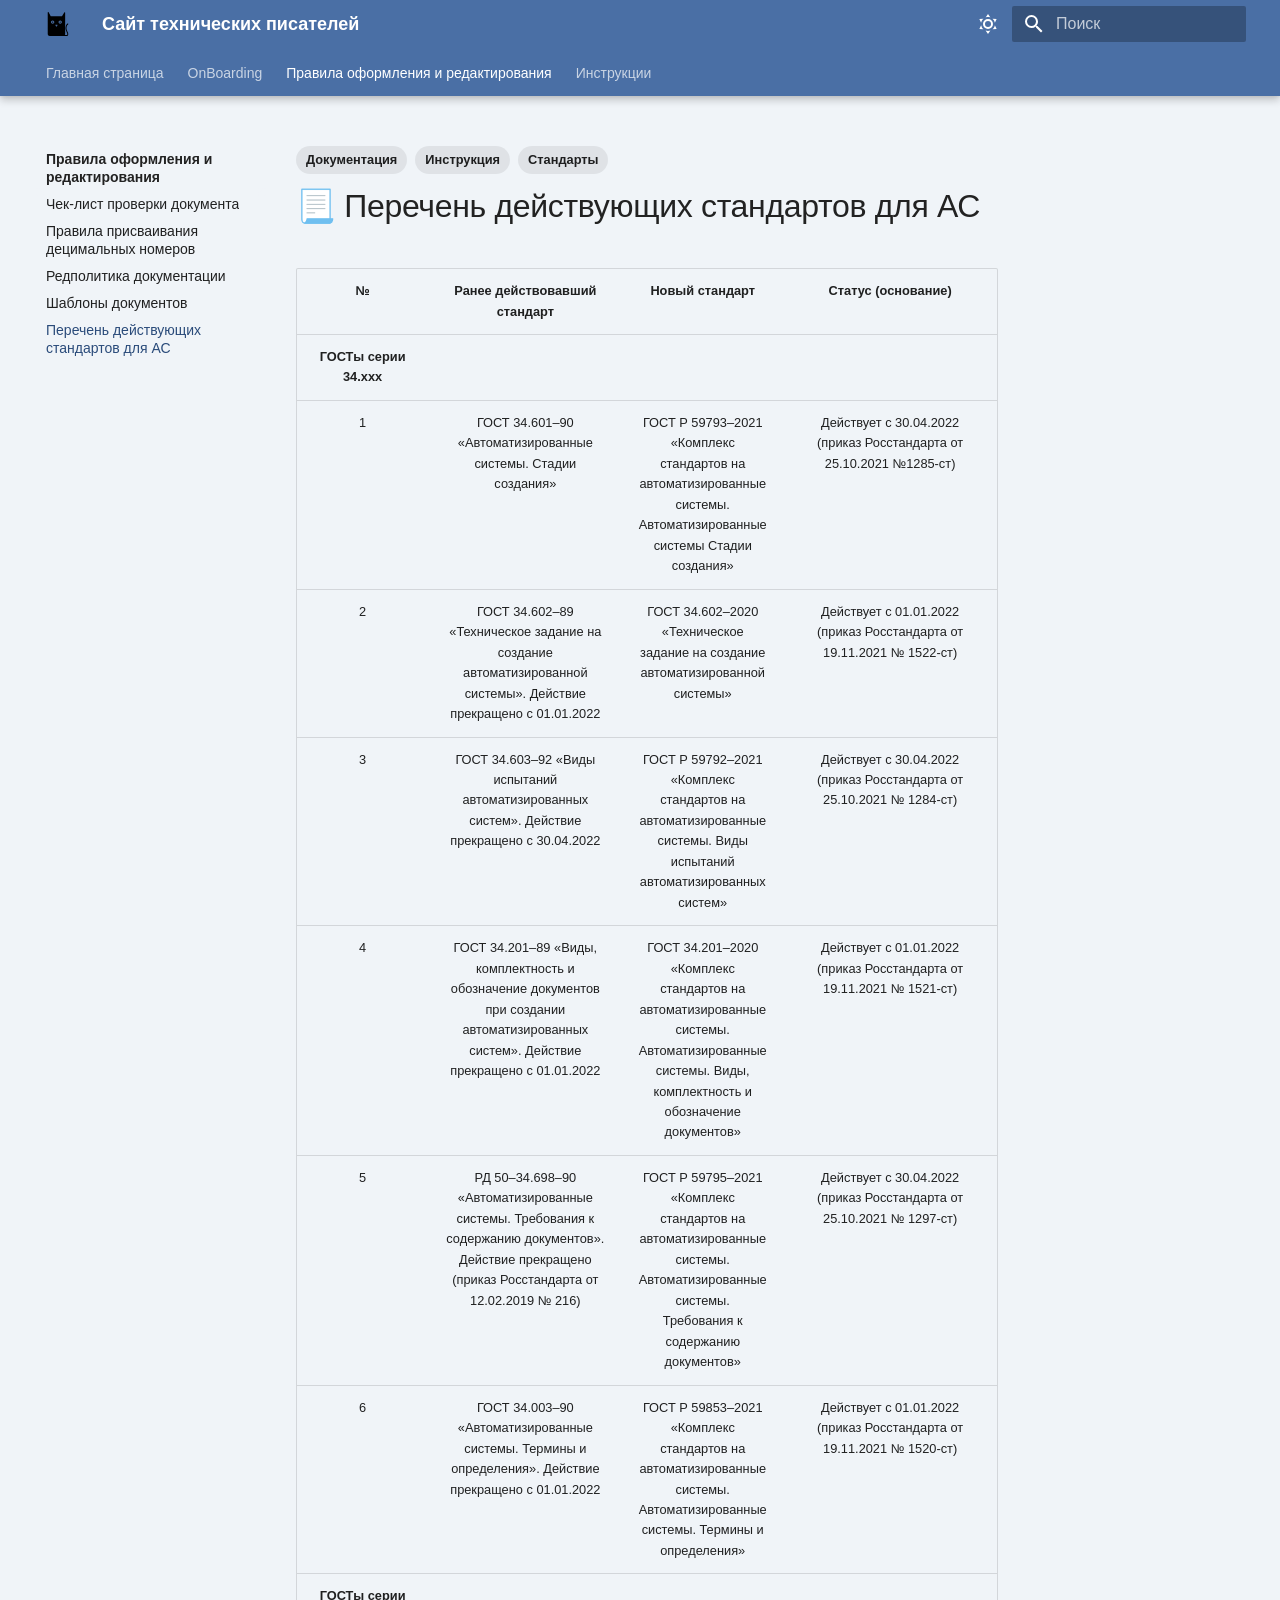
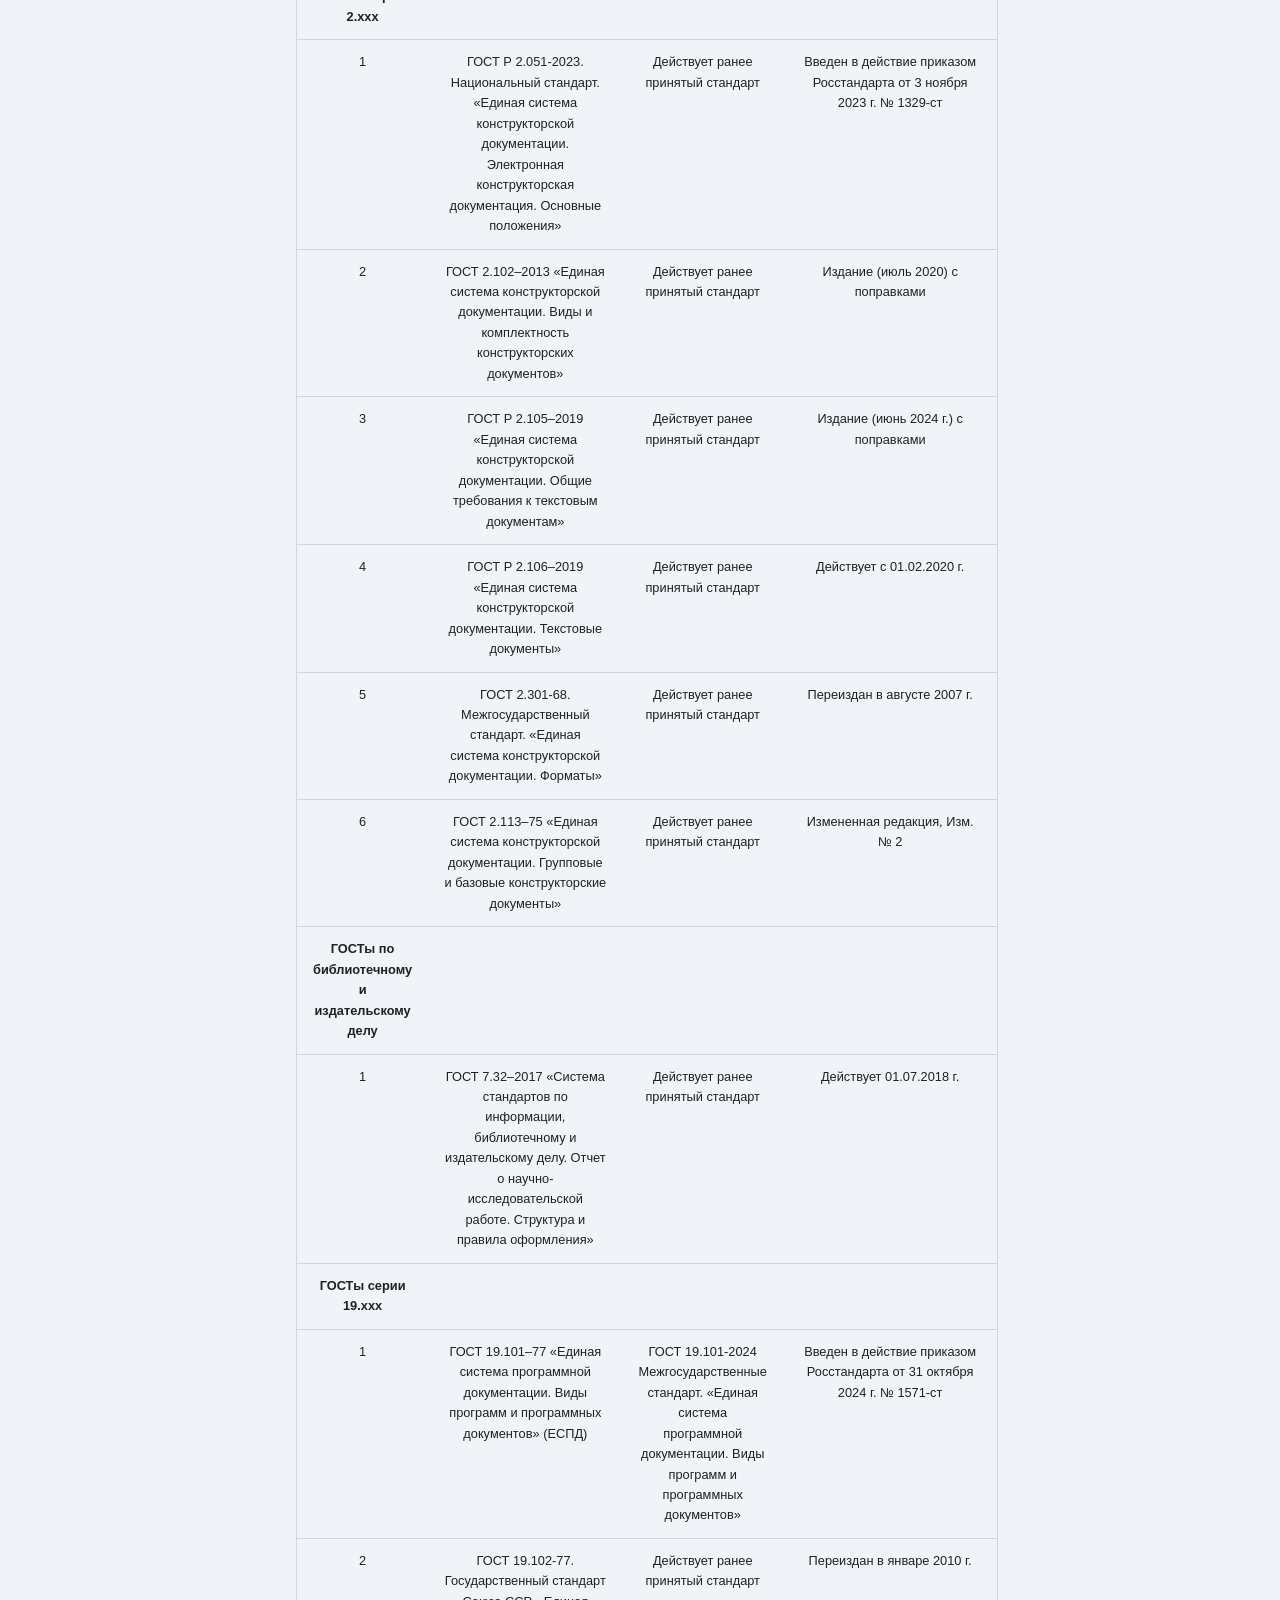
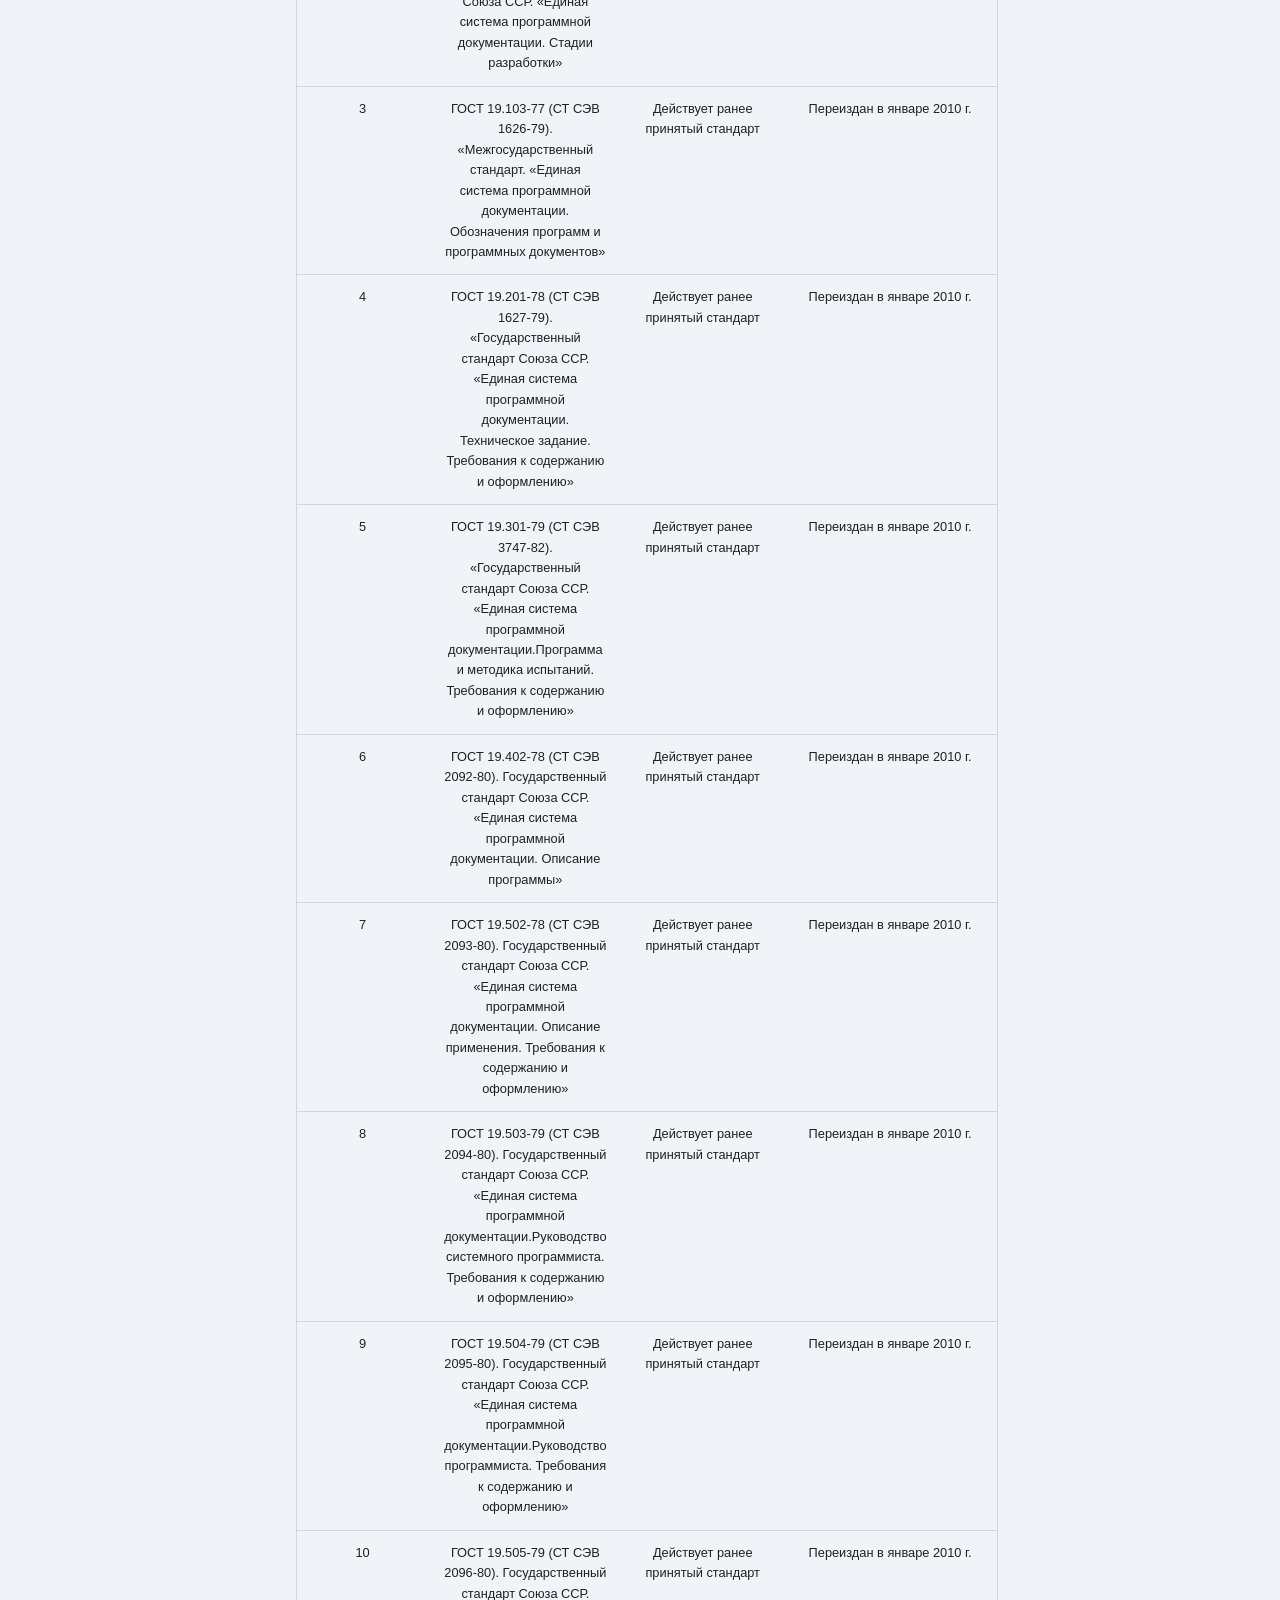
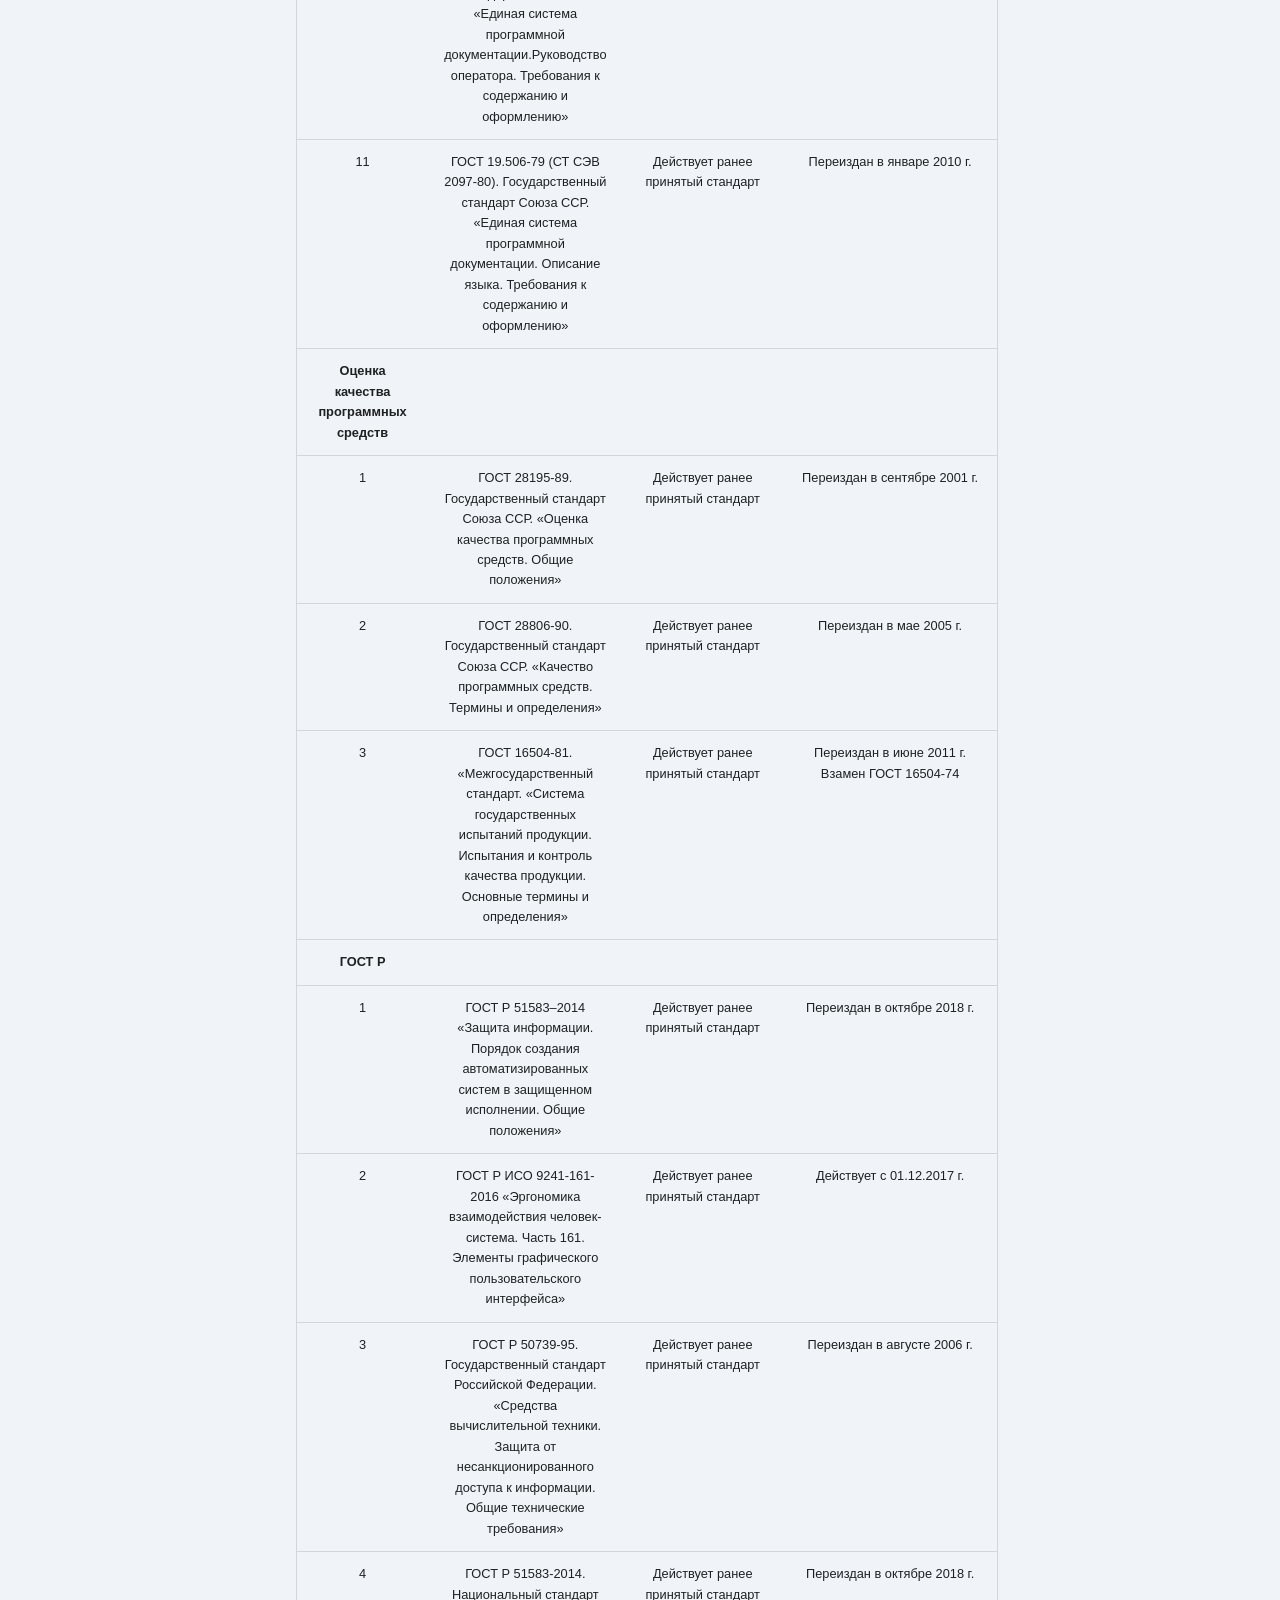
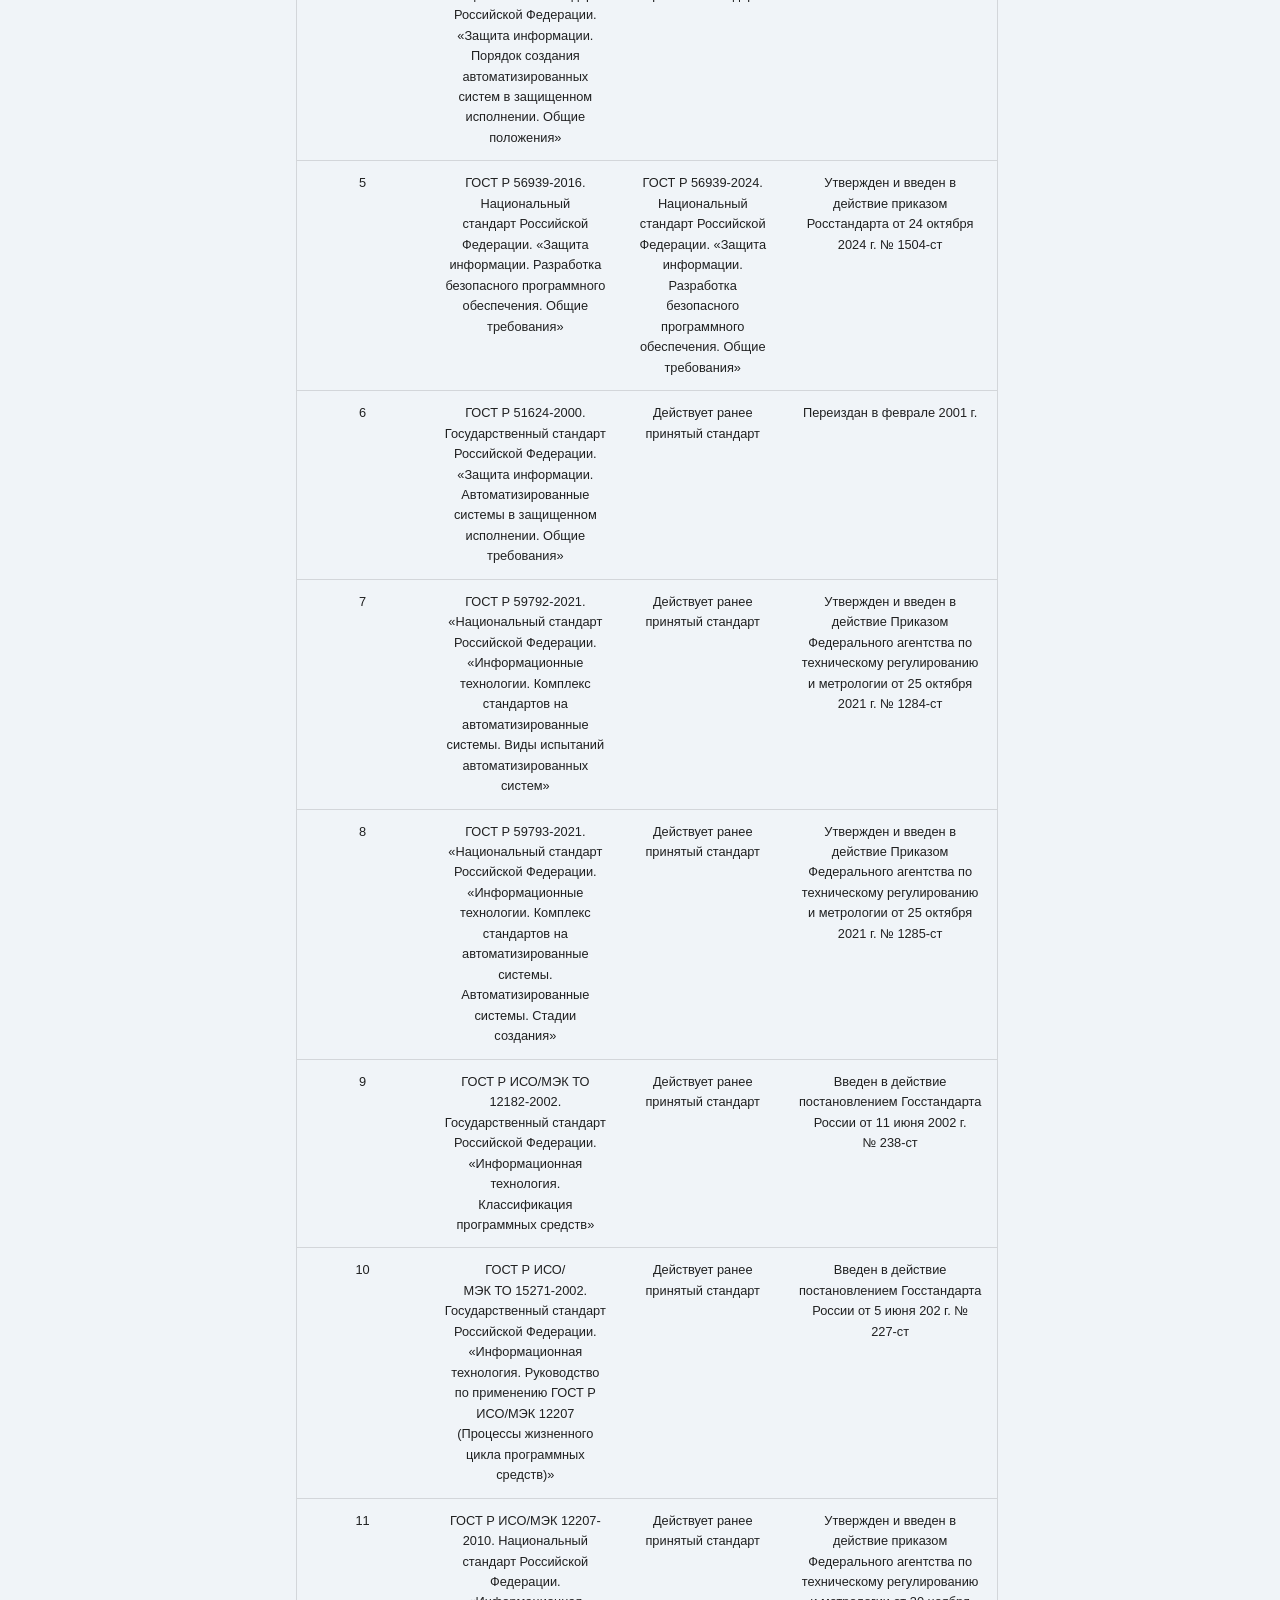
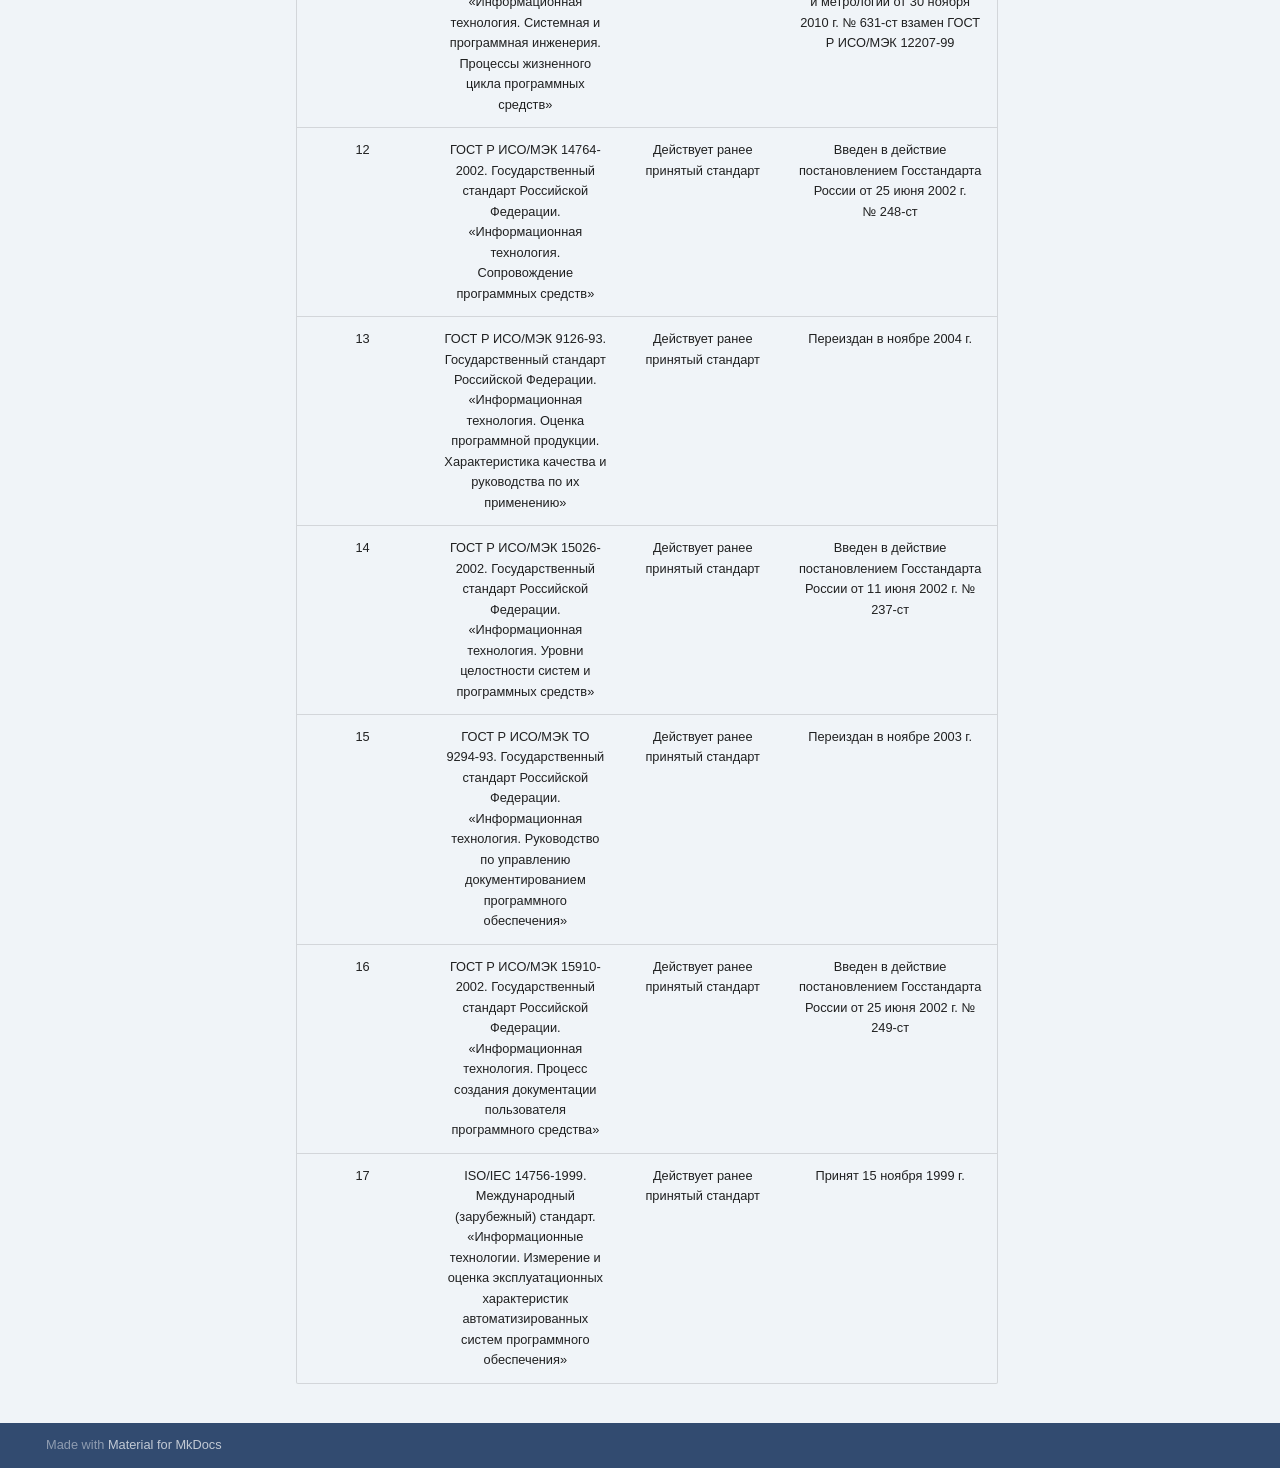
<file: standarts/index.html>
<!DOCTYPE html><html lang="ru" class="no-js"><head>
    
      <meta charset="utf-8">
      <meta name="viewport" content="width=device-width,initial-scale=1">
      
        <meta name="description" content="Проект для техписов">
      
      
      
      
        <link rel="prev" href="../templates/">
      
      
        <link rel="next" href="../Instructions_word/">
      
      
        
      
      
      <link rel="icon" href="../images/black-cat-cat-svgrepo-com.svg">
      <meta name="generator" content="mkdocs-1.6.1, mkdocs-material-9.7.6">
    
    
      
        <title>Перечень действующих стандартов для АС - Сайт технических писателей</title>
      
    
    
      <link rel="stylesheet" href="../assets/stylesheets/main.484c7ddc.min.css">
      
        
        <link rel="stylesheet" href="../assets/stylesheets/palette.ab4e12ef.min.css">
      
      


    
    
      
    
    
      
        
        
        <link rel="preconnect" href="https://fonts.gstatic.com" crossorigin="">
        <link rel="stylesheet" href="https://fonts.googleapis.com/css?family=Arial:300,300i,400,400i,700,700i%7CRoboto+Mono:400,400i,700,700i&amp;display=fallback">
        <style>:root{--md-text-font:"Arial";--md-code-font:"Roboto Mono"}</style>
      
    
    
      <link rel="stylesheet" href="../css/extra.css">
    
    <script>__md_scope=new URL("..",location),__md_hash=e=>[...e].reduce(((e,_)=>(e<<5)-e+_.charCodeAt(0)),0),__md_get=(e,_=localStorage,t=__md_scope)=>JSON.parse(_.getItem(t.pathname+"."+e)),__md_set=(e,_,t=localStorage,a=__md_scope)=>{try{t.setItem(a.pathname+"."+e,JSON.stringify(_))}catch(e){}}</script>
    
      

    
    
  <link href="../assets/stylesheets/glightbox.min.css" rel="stylesheet"><script src="../assets/javascripts/glightbox.min.js"></script><style id="glightbox-style">
            html.glightbox-open { overflow: initial; height: 100%; }
            .gslide-title { margin-top: 0px; user-select: text; }
            .gslide-desc { color: #666; user-select: text; }
            .gslide-image img { background: white; }
            .gscrollbar-fixer { padding-right: 15px; }
            .gdesc-inner { font-size: 0.75rem; }
            body[data-md-color-scheme="slate"] .gdesc-inner { background: var(--md-default-bg-color); }
            body[data-md-color-scheme="slate"] .gslide-title { color: var(--md-default-fg-color); }
            body[data-md-color-scheme="slate"] .gslide-desc { color: var(--md-default-fg-color); }
        </style></head>
  
  
    
    
      
    
    
    
    
    <body dir="ltr" data-md-color-scheme="my-scheme" data-md-color-primary="pink" data-md-color-accent="purple">
  
    
    <input class="md-toggle" data-md-toggle="drawer" type="checkbox" id="__drawer" autocomplete="off">
    <input class="md-toggle" data-md-toggle="search" type="checkbox" id="__search" autocomplete="off">
    <label class="md-overlay" for="__drawer"></label>
    <div data-md-component="skip">
      
        
        <a href="#_1" class="md-skip">
          Перейти к содержанию
        </a>
      
    </div>
    <div data-md-component="announce">
      
    </div>
    
    
      

  

<header class="md-header md-header--shadow md-header--lifted" data-md-component="header">
  <nav class="md-header__inner md-grid" aria-label="Верхний колонтитул">
    <a href=".." title="Сайт технических писателей" class="md-header__button md-logo" aria-label="Сайт технических писателей" data-md-component="logo">
      
  <img src="../images/cat-in-black-silhouette-svgrepo-com.svg" alt="logo">

    </a>
    <label class="md-header__button md-icon" for="__drawer">
      
      <svg xmlns="http://www.w3.org/2000/svg" viewBox="0 0 24 24"><path d="M3 6h18v2H3zm0 5h18v2H3zm0 5h18v2H3z"></path></svg>
    </label>
    <div class="md-header__title" data-md-component="header-title">
      <div class="md-header__ellipsis">
        <div class="md-header__topic">
          <span class="md-ellipsis">
            Сайт технических писателей
          </span>
        </div>
        <div class="md-header__topic" data-md-component="header-topic">
          <span class="md-ellipsis">
            
              Перечень действующих стандартов для АС
            
          </span>
        </div>
      </div>
    </div>
    
      
        <form class="md-header__option" data-md-component="palette">
  
    
    
    
    <input class="md-option" data-md-color-media="" data-md-color-scheme="my-scheme" data-md-color-primary="pink" data-md-color-accent="purple" aria-label="Выключить солнышко" type="radio" name="__palette" id="__palette_0">
    
      <label class="md-header__button md-icon" title="Выключить солнышко" for="__palette_1" hidden="">
        <svg xmlns="http://www.w3.org/2000/svg" viewBox="0 0 24 24"><path d="M12 7a5 5 0 0 1 5 5 5 5 0 0 1-5 5 5 5 0 0 1-5-5 5 5 0 0 1 5-5m0 2a3 3 0 0 0-3 3 3 3 0 0 0 3 3 3 3 0 0 0 3-3 3 3 0 0 0-3-3m0-7 2.39 3.42C13.65 5.15 12.84 5 12 5s-1.65.15-2.39.42zM3.34 7l4.16-.35A7.2 7.2 0 0 0 5.94 8.5c-.44.74-.69 1.5-.83 2.29zm.02 10 1.76-3.77a7.131 7.131 0 0 0 2.38 4.14zM20.65 7l-1.77 3.79a7.02 7.02 0 0 0-2.38-4.15zm-.01 10-4.14.36c.59-.51 1.12-1.14 1.54-1.86.42-.73.69-1.5.83-2.29zM12 22l-2.41-3.44c.74.27 1.55.44 2.41.44.82 0 1.63-.17 2.37-.44z"></path></svg>
      </label>
    
  
    
    
    
    <input class="md-option" data-md-color-media="" data-md-color-scheme="slate" data-md-color-primary="deep-purple" data-md-color-accent="blue" aria-label="Включить солнышко" type="radio" name="__palette" id="__palette_1">
    
      <label class="md-header__button md-icon" title="Включить солнышко" for="__palette_0" hidden="">
        <svg xmlns="http://www.w3.org/2000/svg" viewBox="0 0 24 24"><path d="m17.75 4.09-2.53 1.94.91 3.06-2.63-1.81-2.63 1.81.91-3.06-2.53-1.94L12.44 4l1.06-3 1.06 3zm3.5 6.91-1.64 1.25.59 1.98-1.7-1.17-1.7 1.17.59-1.98L15.75 11l2.06-.05L18.5 9l.69 1.95zm-2.28 4.95c.83-.08 1.72 1.1 1.19 1.85-.32.45-.66.87-1.08 1.27C15.17 23 8.84 23 4.94 19.07c-3.91-3.9-3.91-10.24 0-14.14.4-.4.82-.76 1.27-1.08.75-.53 1.93.36 1.85 1.19-.27 2.86.69 5.83 2.89 8.02a9.96 9.96 0 0 0 8.02 2.89m-1.64 2.02a12.08 12.08 0 0 1-7.8-3.47c-2.17-2.19-3.33-5-3.49-7.82-2.81 3.14-2.7 7.96.31 10.98 3.02 3.01 7.84 3.12 10.98.31"></path></svg>
      </label>
    
  
</form>
      
    
    
      <script>var palette=__md_get("__palette");if(palette&&palette.color){if("(prefers-color-scheme)"===palette.color.media){var media=matchMedia("(prefers-color-scheme: light)"),input=document.querySelector(media.matches?"[data-md-color-media='(prefers-color-scheme: light)']":"[data-md-color-media='(prefers-color-scheme: dark)']");palette.color.media=input.getAttribute("data-md-color-media"),palette.color.scheme=input.getAttribute("data-md-color-scheme"),palette.color.primary=input.getAttribute("data-md-color-primary"),palette.color.accent=input.getAttribute("data-md-color-accent")}for(var[key,value]of Object.entries(palette.color))document.body.setAttribute("data-md-color-"+key,value)}</script>
    
    
    
      
      
        <label class="md-header__button md-icon" for="__search">
          
          <svg xmlns="http://www.w3.org/2000/svg" viewBox="0 0 24 24"><path d="M9.5 3A6.5 6.5 0 0 1 16 9.5c0 1.61-.59 3.09-1.56 4.23l.27.27h.79l5 5-1.5 1.5-5-5v-.79l-.27-.27A6.52 6.52 0 0 1 9.5 16 6.5 6.5 0 0 1 3 9.5 6.5 6.5 0 0 1 9.5 3m0 2C7 5 5 7 5 9.5S7 14 9.5 14 14 12 14 9.5 12 5 9.5 5"></path></svg>
        </label>
        <div class="md-search" data-md-component="search" role="dialog">
  <label class="md-search__overlay" for="__search"></label>
  <div class="md-search__inner" role="search">
    <form class="md-search__form" name="search">
      <input type="text" class="md-search__input" name="query" aria-label="Поиск" placeholder="Поиск" autocapitalize="off" autocorrect="off" autocomplete="off" spellcheck="false" data-md-component="search-query" required="">
      <label class="md-search__icon md-icon" for="__search">
        
        <svg xmlns="http://www.w3.org/2000/svg" viewBox="0 0 24 24"><path d="M9.5 3A6.5 6.5 0 0 1 16 9.5c0 1.61-.59 3.09-1.56 4.23l.27.27h.79l5 5-1.5 1.5-5-5v-.79l-.27-.27A6.52 6.52 0 0 1 9.5 16 6.5 6.5 0 0 1 3 9.5 6.5 6.5 0 0 1 9.5 3m0 2C7 5 5 7 5 9.5S7 14 9.5 14 14 12 14 9.5 12 5 9.5 5"></path></svg>
        
        <svg xmlns="http://www.w3.org/2000/svg" viewBox="0 0 24 24"><path d="M20 11v2H8l5.5 5.5-1.42 1.42L4.16 12l7.92-7.92L13.5 5.5 8 11z"></path></svg>
      </label>
      <nav class="md-search__options" aria-label="Поиск">
        
        <button type="reset" class="md-search__icon md-icon" title="Очистить" aria-label="Очистить" tabindex="-1">
          
          <svg xmlns="http://www.w3.org/2000/svg" viewBox="0 0 24 24"><path d="M19 6.41 17.59 5 12 10.59 6.41 5 5 6.41 10.59 12 5 17.59 6.41 19 12 13.41 17.59 19 19 17.59 13.41 12z"></path></svg>
        </button>
      </nav>
      
        <div class="md-search__suggest" data-md-component="search-suggest"></div>
      
    </form>
    <div class="md-search__output">
      <div class="md-search__scrollwrap" tabindex="0" data-md-scrollfix="">
        <div class="md-search-result" data-md-component="search-result">
          <div class="md-search-result__meta">
            Инициализация поиска
          </div>
          <ol class="md-search-result__list" role="presentation"></ol>
        </div>
      </div>
    </div>
  </div>
</div>
      
    
    
  </nav>
  
    
      
<nav class="md-tabs" aria-label="Вкладки" data-md-component="tabs">
  <div class="md-grid">
    <ul class="md-tabs__list">
      
        
  
  
  
  
    <li class="md-tabs__item">
      <a href=".." class="md-tabs__link">
        
  
  
    
  
  Главная страница

      </a>
    </li>
  

      
        
  
  
  
  
    <li class="md-tabs__item">
      <a href="../onboarding/" class="md-tabs__link">
        
  
  
    
  
  OnBoarding

      </a>
    </li>
  

      
        
  
  
  
    
  
  
    
    
      <li class="md-tabs__item md-tabs__item--active">
        <a href="../check-list/" class="md-tabs__link">
          
  
  
    
  
  Правила оформления и редактирования

        </a>
      </li>
    
  

      
        
  
  
  
  
    
    
      <li class="md-tabs__item">
        <a href="../Instructions_word/" class="md-tabs__link">
          
  
  
    
  
  Инструкции

        </a>
      </li>
    
  

      
    </ul>
  </div>
</nav>
    
  
</header>
    
    <div class="md-container" data-md-component="container">
      
      
        
      
      <main class="md-main" data-md-component="main">
        <div class="md-main__inner md-grid">
          
            
              
              <div class="md-sidebar md-sidebar--primary" data-md-component="sidebar" data-md-type="navigation">
                <div class="md-sidebar__scrollwrap">
                  <div class="md-sidebar__inner">
                    


  


<nav class="md-nav md-nav--primary md-nav--lifted" aria-label="Навигация" data-md-level="0">
  <label class="md-nav__title" for="__drawer">
    <a href=".." title="Сайт технических писателей" class="md-nav__button md-logo" aria-label="Сайт технических писателей" data-md-component="logo">
      
  <img src="../images/cat-in-black-silhouette-svgrepo-com.svg" alt="logo">

    </a>
    Сайт технических писателей
  </label>
  
  <ul class="md-nav__list" data-md-scrollfix="">
    
      
      
  
  
  
  
    <li class="md-nav__item">
      <a href=".." class="md-nav__link">
        
  
  
  <span class="md-ellipsis">
    
  
    Главная страница
  

    
  </span>
  
  

      </a>
    </li>
  

    
      
      
  
  
  
  
    <li class="md-nav__item">
      <a href="../onboarding/" class="md-nav__link">
        
  
  
  <span class="md-ellipsis">
    
  
    OnBoarding
  

    
  </span>
  
  

      </a>
    </li>
  

    
      
      
  
  
    
  
  
  
    
    
      
        
      
        
      
        
      
        
      
        
      
    
    
    
      
        
        
      
      
    
    
    <li class="md-nav__item md-nav__item--active md-nav__item--section md-nav__item--nested">
      
        
        
        <input class="md-nav__toggle md-toggle " type="checkbox" id="__nav_3" checked="">
        
          
          <label class="md-nav__link" for="__nav_3" id="__nav_3_label" tabindex="">
            
  
  
  <span class="md-ellipsis">
    
  
    Правила оформления и редактирования
  

    
  </span>
  
  

            <span class="md-nav__icon md-icon"></span>
          </label>
        
        <nav class="md-nav" data-md-level="1" aria-labelledby="__nav_3_label" aria-expanded="true">
          <label class="md-nav__title" for="__nav_3">
            <span class="md-nav__icon md-icon"></span>
            
  
    Правила оформления и редактирования
  

          </label>
          <ul class="md-nav__list" data-md-scrollfix="">
            
              
                
  
  
  
  
    <li class="md-nav__item">
      <a href="../check-list/" class="md-nav__link">
        
  
  
  <span class="md-ellipsis">
    
  
    Чек-лист проверки документа
  

    
  </span>
  
  

      </a>
    </li>
  

              
            
              
                
  
  
  
  
    <li class="md-nav__item">
      <a href="../decimal_numbers/" class="md-nav__link">
        
  
  
  <span class="md-ellipsis">
    
  
    Правила присваивания децимальных номеров
  

    
  </span>
  
  

      </a>
    </li>
  

              
            
              
                
  
  
  
  
    <li class="md-nav__item">
      <a href="../redpolitika/" class="md-nav__link">
        
  
  
  <span class="md-ellipsis">
    
  
    Редполитика документации
  

    
  </span>
  
  

      </a>
    </li>
  

              
            
              
                
  
  
  
  
    <li class="md-nav__item">
      <a href="../templates/" class="md-nav__link">
        
  
  
  <span class="md-ellipsis">
    
  
    Шаблоны документов
  

    
  </span>
  
  

      </a>
    </li>
  

              
            
              
                
  
  
    
  
  
  
    <li class="md-nav__item md-nav__item--active">
      
      <input class="md-nav__toggle md-toggle" type="checkbox" id="__toc">
      
      
        
      
      
      <a href="./" class="md-nav__link md-nav__link--active">
        
  
  
  <span class="md-ellipsis">
    
  
    Перечень действующих стандартов для АС
  

    
  </span>
  
  

      </a>
      
    </li>
  

              
            
          </ul>
        </nav>
      
    </li>
  

    
      
      
  
  
  
  
    
    
      
        
      
        
      
        
      
        
      
    
    
    
      
      
    
    
    <li class="md-nav__item md-nav__item--nested">
      
        
        
        <input class="md-nav__toggle md-toggle " type="checkbox" id="__nav_4">
        
          
          <label class="md-nav__link" for="__nav_4" id="__nav_4_label" tabindex="0">
            
  
  
  <span class="md-ellipsis">
    
  
    Инструкции
  

    
  </span>
  
  

            <span class="md-nav__icon md-icon"></span>
          </label>
        
        <nav class="md-nav" data-md-level="1" aria-labelledby="__nav_4_label" aria-expanded="false">
          <label class="md-nav__title" for="__nav_4">
            <span class="md-nav__icon md-icon"></span>
            
  
    Инструкции
  

          </label>
          <ul class="md-nav__list" data-md-scrollfix="">
            
              
                
  
  
  
  
    <li class="md-nav__item">
      <a href="../Instructions_word/" class="md-nav__link">
        
  
  
  <span class="md-ellipsis">
    
  
    Word и Excel
  

    
  </span>
  
  

      </a>
    </li>
  

              
            
              
                
  
  
  
  
    <li class="md-nav__item">
      <a href="../codes/" class="md-nav__link">
        
  
  
  <span class="md-ellipsis">
    
  
    Alt-коды и сочетания клавиш для ввода спецсимоволов
  

    
  </span>
  
  

      </a>
    </li>
  

              
            
              
                
  
  
  
  
    <li class="md-nav__item">
      <a href="../git/" class="md-nav__link">
        
  
  
  <span class="md-ellipsis">
    
  
    Git
  

    
  </span>
  
  

      </a>
    </li>
  

              
            
              
                
  
  
  
  
    <li class="md-nav__item">
      <a href="../mkdocs/" class="md-nav__link">
        
  
  
  <span class="md-ellipsis">
    
  
    Markdown
  

    
  </span>
  
  

      </a>
    </li>
  

              
            
          </ul>
        </nav>
      
    </li>
  

    
  </ul>
</nav>
                  </div>
                </div>
              </div>
            
            
              
              <div class="md-sidebar md-sidebar--secondary" data-md-component="sidebar" data-md-type="toc">
                <div class="md-sidebar__scrollwrap">
                  <div class="md-sidebar__inner">
                    

<nav class="md-nav md-nav--secondary" aria-label="Содержание">
  
  
  
    
  
  
</nav>
                  </div>
                </div>
              </div>
            
          
          
            <div class="md-content" data-md-component="content">
              
              <article class="md-content__inner md-typeset">
                
                  

  <nav class="md-tags">
    
      
      
      
      
        <a href="../tags/#tag:документация" class="md-tag">Документация</a>
      
    
      
      
      
      
        <a href="../tags/#tag:инструкция" class="md-tag">Инструкция</a>
      
    
      
      
      
      
        <a href="../tags/#tag:стандарты" class="md-tag">Стандарты</a>
      
    
  </nav>



<h1 id="_1">📃 Перечень действующих стандартов для АС</h1>
<table>
<thead>
<tr>
<th style="text-align: center;">№</th>
<th style="text-align: center;">Ранее действовавший стандарт</th>
<th style="text-align: center;">Новый стандарт</th>
<th style="text-align: center;">Статус (основание)</th>
</tr>
</thead>
<tbody>
<tr>
<td style="text-align: center;"><strong>ГОСТы серии 34.ххх</strong></td>
<td style="text-align: center;"></td>
<td style="text-align: center;"></td>
<td style="text-align: center;"></td>
</tr>
<tr>
<td style="text-align: center;">1</td>
<td style="text-align: center;">ГОСТ 34.601–90 «Автоматизированные системы. Стадии создания»</td>
<td style="text-align: center;">ГОСТ Р 59793–2021 «Комплекс стандартов на автоматизированные системы. Автоматизированные системы Стадии создания»</td>
<td style="text-align: center;">Действует с 30.04.2022 (приказ Росстандарта от 25.10.2021 №1285-ст)</td>
</tr>
<tr>
<td style="text-align: center;">2</td>
<td style="text-align: center;">ГОСТ 34.602–89 «Техническое задание на создание автоматизированной системы». Действие прекращено с 01.01.2022</td>
<td style="text-align: center;">ГОСТ 34.602–2020 «Техническое задание на создание автоматизированной системы»</td>
<td style="text-align: center;">Действует с 01.01.2022 (приказ Росстандарта от 19.11.2021 № 1522-ст)</td>
</tr>
<tr>
<td style="text-align: center;">3</td>
<td style="text-align: center;">ГОСТ&nbsp;34.603–92 «Виды испытаний автоматизированных систем». Действие прекращено с 30.04.2022</td>
<td style="text-align: center;">ГОСТ Р 59792–2021 «Комплекс стандартов на автоматизированные системы. Виды испытаний автоматизированных систем»</td>
<td style="text-align: center;">Действует с 30.04.2022 (приказ Росстандарта от 25.10.2021 № 1284-ст)</td>
</tr>
<tr>
<td style="text-align: center;">4</td>
<td style="text-align: center;">ГОСТ&nbsp;34.201–89 «Виды, комплектность и обозначение документов при создании автоматизированных систем». Действие прекращено с 01.01.2022</td>
<td style="text-align: center;">ГОСТ&nbsp;34.201–2020 «Комплекс стандартов на автоматизированные системы. Автоматизированные системы. Виды, комплектность и обозначение документов»</td>
<td style="text-align: center;">Действует с 01.01.2022 (приказ Росстандарта от 19.11.2021 № 1521-ст)</td>
</tr>
<tr>
<td style="text-align: center;">5</td>
<td style="text-align: center;">РД&nbsp;50–34.698–90 «Автоматизированные системы. Требования к содержанию документов». Действие прекращено (приказ Росстандарта от 12.02.2019 № 216)</td>
<td style="text-align: center;">ГОСТ Р 59795–2021 «Комплекс стандартов на автоматизированные системы. Автоматизированные системы. Требования к содержанию документов»</td>
<td style="text-align: center;">Действует с 30.04.2022 (приказ Росстандарта от 25.10.2021 № 1297-ст)</td>
</tr>
<tr>
<td style="text-align: center;">6</td>
<td style="text-align: center;">ГОСТ 34.003–90 «Автоматизированные системы. Термины и определения». Действие прекращено с 01.01.2022</td>
<td style="text-align: center;">ГОСТ Р 59853–2021 «Комплекс стандартов на автоматизированные системы. Автоматизированные системы. Термины и определения»</td>
<td style="text-align: center;">Действует с 01.01.2022 (приказ Росстандарта от 19.11.2021 № 1520-ст)</td>
</tr>
<tr>
<td style="text-align: center;"><strong>ГОСТы серии 2.ххх</strong></td>
<td style="text-align: center;"></td>
<td style="text-align: center;"></td>
<td style="text-align: center;"></td>
</tr>
<tr>
<td style="text-align: center;">1</td>
<td style="text-align: center;">ГОСТ&nbsp;Р&nbsp;2.051-2023. Национальный стандарт. «Единая система конструкторской документации. Электронная конструкторская документация. Основные положения»</td>
<td style="text-align: center;">Действует ранее принятый стандарт</td>
<td style="text-align: center;">Введен в действие приказом Росстандарта от 3 ноября 2023 г. №&nbsp;1329-ст</td>
</tr>
<tr>
<td style="text-align: center;">2</td>
<td style="text-align: center;">ГОСТ 2.102–2013 «Единая система конструкторской документации. Виды и комплектность конструкторских документов»</td>
<td style="text-align: center;">Действует ранее принятый стандарт</td>
<td style="text-align: center;">Издание (июль 2020) с поправками</td>
</tr>
<tr>
<td style="text-align: center;">3</td>
<td style="text-align: center;">ГОСТ Р 2.105–2019 «Единая система конструкторской документации. Общие требования к текстовым документам»</td>
<td style="text-align: center;">Действует ранее принятый стандарт</td>
<td style="text-align: center;">Издание (июнь 2024 г.) с поправками</td>
</tr>
<tr>
<td style="text-align: center;">4</td>
<td style="text-align: center;">ГОСТ Р 2.106–2019 «Единая система конструкторской документации. Текстовые документы»</td>
<td style="text-align: center;">Действует ранее принятый стандарт</td>
<td style="text-align: center;">Действует с 01.02.2020 г.</td>
</tr>
<tr>
<td style="text-align: center;">5</td>
<td style="text-align: center;">ГОСТ 2.301-68. Межгосударственный стандарт. «Единая система конструкторской документации. Форматы»</td>
<td style="text-align: center;">Действует ранее принятый стандарт</td>
<td style="text-align: center;">Переиздан в августе 2007 г.</td>
</tr>
<tr>
<td style="text-align: center;">6</td>
<td style="text-align: center;">ГОСТ 2.113–75 «Единая система конструкторской документации. Групповые и базовые конструкторские документы»</td>
<td style="text-align: center;">Действует ранее принятый стандарт</td>
<td style="text-align: center;">Измененная редакция, Изм. № 2</td>
</tr>
<tr>
<td style="text-align: center;"><strong>ГОСТы по библиотечному и издательскому делу</strong></td>
<td style="text-align: center;"></td>
<td style="text-align: center;"></td>
<td style="text-align: center;"></td>
</tr>
<tr>
<td style="text-align: center;">1</td>
<td style="text-align: center;">ГОСТ 7.32–2017 «Система стандартов по информации, библиотечному и издательскому делу. Отчет о научно-исследовательской работе. Структура и правила оформления»</td>
<td style="text-align: center;">Действует ранее принятый стандарт</td>
<td style="text-align: center;">Действует 01.07.2018 г.</td>
</tr>
<tr>
<td style="text-align: center;"><strong>ГОСТы серии 19.ххх</strong></td>
<td style="text-align: center;"></td>
<td style="text-align: center;"></td>
<td style="text-align: center;"></td>
</tr>
<tr>
<td style="text-align: center;">1</td>
<td style="text-align: center;">ГОСТ 19.101–77 «Единая система программной документации. Виды программ и программных документов» (ЕСПД)</td>
<td style="text-align: center;">ГОСТ 19.101-2024 Межгосударственные стандарт. «Единая система программной документации. Виды программ и программных документов»</td>
<td style="text-align: center;">Введен в действие приказом Росстандарта от 31 октября 2024 г. № 1571-ст</td>
</tr>
<tr>
<td style="text-align: center;">2</td>
<td style="text-align: center;">ГОСТ 19.102-77. Государственный стандарт Союза ССР. «Единая система программной документации. Стадии разработки»</td>
<td style="text-align: center;">Действует ранее принятый стандарт</td>
<td style="text-align: center;">Переиздан в январе 2010 г.</td>
</tr>
<tr>
<td style="text-align: center;">3</td>
<td style="text-align: center;">ГОСТ 19.103-77 (СТ СЭВ 1626-79). «Межгосударственный стандарт. «Единая система программной документации. Обозначения программ и программных документов»</td>
<td style="text-align: center;">Действует ранее принятый стандарт</td>
<td style="text-align: center;">Переиздан в январе 2010 г.</td>
</tr>
<tr>
<td style="text-align: center;">4</td>
<td style="text-align: center;">ГОСТ 19.201-78 (СТ СЭВ 1627-79). «Государственный стандарт Союза ССР. «Единая система программной документации. Техническое задание. Требования к содержанию и оформлению»</td>
<td style="text-align: center;">Действует ранее принятый стандарт</td>
<td style="text-align: center;">Переиздан в январе 2010 г.</td>
</tr>
<tr>
<td style="text-align: center;">5</td>
<td style="text-align: center;">ГОСТ 19.301-79 (СТ СЭВ 3747-82). «Государственный стандарт Союза ССР. «Единая система программной документации.Программа и методика испытаний. Требования к содержанию и оформлению»</td>
<td style="text-align: center;">Действует ранее принятый стандарт</td>
<td style="text-align: center;">Переиздан в январе 2010 г.</td>
</tr>
<tr>
<td style="text-align: center;">6</td>
<td style="text-align: center;">ГОСТ 19.402-78 (СТ СЭВ 2092-80). Государственный стандарт Союза ССР. «Единая система программной документации. Описание программы»</td>
<td style="text-align: center;">Действует ранее принятый стандарт</td>
<td style="text-align: center;">Переиздан в январе 2010 г.</td>
</tr>
<tr>
<td style="text-align: center;">7</td>
<td style="text-align: center;">ГОСТ 19.502-78 (СТ СЭВ 2093-80). Государственный стандарт Союза ССР. «Единая система программной документации. Описание применения. Требования к содержанию и оформлению»</td>
<td style="text-align: center;">Действует ранее принятый стандарт</td>
<td style="text-align: center;">Переиздан в январе 2010 г.</td>
</tr>
<tr>
<td style="text-align: center;">8</td>
<td style="text-align: center;">ГОСТ 19.503-79 (СТ СЭВ 2094-80). Государственный стандарт Союза ССР. «Единая система программной документации.Руководство системного программиста. Требования к содержанию и оформлению»</td>
<td style="text-align: center;">Действует ранее принятый стандарт</td>
<td style="text-align: center;">Переиздан в январе 2010 г.</td>
</tr>
<tr>
<td style="text-align: center;">9</td>
<td style="text-align: center;">ГОСТ 19.504-79 (СТ СЭВ 2095-80). Государственный стандарт Союза ССР. «Единая система программной документации.Руководство программиста. Требования к содержанию и оформлению»</td>
<td style="text-align: center;">Действует ранее принятый стандарт</td>
<td style="text-align: center;">Переиздан в январе 2010 г.</td>
</tr>
<tr>
<td style="text-align: center;">10</td>
<td style="text-align: center;">ГОСТ 19.505-79 (СТ СЭВ 2096-80). Государственный стандарт Союза ССР. «Единая система программной документации.Руководство оператора. Требования к содержанию и оформлению»</td>
<td style="text-align: center;">Действует ранее принятый стандарт</td>
<td style="text-align: center;">Переиздан в январе 2010 г.</td>
</tr>
<tr>
<td style="text-align: center;">11</td>
<td style="text-align: center;">ГОСТ 19.506-79 (СТ СЭВ 2097-80). Государственный стандарт Союза ССР. «Единая система программной документации. Описание языка. Требования к содержанию и оформлению»</td>
<td style="text-align: center;">Действует ранее принятый стандарт</td>
<td style="text-align: center;">Переиздан в январе 2010 г.</td>
</tr>
<tr>
<td style="text-align: center;"><strong>Оценка качества программных средств</strong></td>
<td style="text-align: center;"></td>
<td style="text-align: center;"></td>
<td style="text-align: center;"></td>
</tr>
<tr>
<td style="text-align: center;">1</td>
<td style="text-align: center;">ГОСТ 28195-89. Государственный стандарт Союза ССР. «Оценка качества программных средств. Общие положения»</td>
<td style="text-align: center;">Действует ранее принятый стандарт</td>
<td style="text-align: center;">Переиздан в сентябре 2001 г.</td>
</tr>
<tr>
<td style="text-align: center;">2</td>
<td style="text-align: center;">ГОСТ 28806-90. Государственный стандарт Союза ССР. «Качество программных средств. Термины и определения»</td>
<td style="text-align: center;">Действует ранее принятый стандарт</td>
<td style="text-align: center;">Переиздан в мае 2005 г.</td>
</tr>
<tr>
<td style="text-align: center;">3</td>
<td style="text-align: center;">ГОСТ 16504-81. «Межгосударственный стандарт. «Система государственных испытаний продукции. Испытания и контроль качества продукции. Основные термины и определения»</td>
<td style="text-align: center;">Действует ранее принятый стандарт</td>
<td style="text-align: center;">Переиздан в июне 2011 г. Взамен ГОСТ 16504-74</td>
</tr>
<tr>
<td style="text-align: center;"><strong>ГОСТ Р</strong></td>
<td style="text-align: center;"></td>
<td style="text-align: center;"></td>
<td style="text-align: center;"></td>
</tr>
<tr>
<td style="text-align: center;">1</td>
<td style="text-align: center;">ГОСТ Р 51583–2014 «Защита информации. Порядок создания автоматизированных систем в защищенном исполнении. Общие положения»</td>
<td style="text-align: center;">Действует ранее принятый стандарт</td>
<td style="text-align: center;">Переиздан в октябре 2018 г.</td>
</tr>
<tr>
<td style="text-align: center;">2</td>
<td style="text-align: center;">ГОСТ Р ИСО 9241-161-2016 «Эргономика взаимодействия человек-система. Часть 161. Элементы графического пользовательского интерфейса»</td>
<td style="text-align: center;">Действует ранее принятый стандарт</td>
<td style="text-align: center;">Действует с 01.12.2017 г.</td>
</tr>
<tr>
<td style="text-align: center;">3</td>
<td style="text-align: center;">ГОСТ&nbsp;Р&nbsp;50739-95. Государственный стандарт Российской Федерации. «Средства вычислительной техники. Защита от несанкционированного доступа к информации. Общие технические требования»</td>
<td style="text-align: center;">Действует ранее принятый стандарт</td>
<td style="text-align: center;">Переиздан в августе 2006 г.</td>
</tr>
<tr>
<td style="text-align: center;">4</td>
<td style="text-align: center;">ГОСТ Р 51583-2014. Национальный стандарт Российской Федерации. «Защита информации. Порядок создания автоматизированных систем в защищенном исполнении. Общие положения»</td>
<td style="text-align: center;">Действует ранее принятый стандарт</td>
<td style="text-align: center;">Переиздан в октябре 2018 г.</td>
</tr>
<tr>
<td style="text-align: center;">5</td>
<td style="text-align: center;">ГОСТ Р 56939-2016. Национальный стандарт&nbsp;Российской Федерации. «Защита информации. Разработка безопасного программного обеспечения. Общие требования»</td>
<td style="text-align: center;">ГОСТ Р 56939-2024. Национальный стандарт&nbsp;Российской Федерации. «Защита информации. Разработка безопасного программного обеспечения. Общие требования»</td>
<td style="text-align: center;">Утвержден и введен в действие приказом Росстандарта от 24 октября 2024 г. № 1504-ст</td>
</tr>
<tr>
<td style="text-align: center;">6</td>
<td style="text-align: center;">ГОСТ Р 51624-2000. Государственный стандарт Российской Федерации. «Защита информации. Автоматизированные системы в защищенном исполнении. Общие требования»</td>
<td style="text-align: center;">Действует ранее принятый стандарт</td>
<td style="text-align: center;">Переиздан в феврале 2001 г.</td>
</tr>
<tr>
<td style="text-align: center;">7</td>
<td style="text-align: center;">ГОСТ&nbsp;Р 59792-2021. «Национальный стандарт Российской Федерации. «Информационные технологии. Комплекс стандартов на автоматизированные системы. Виды испытаний автоматизированных систем»</td>
<td style="text-align: center;">Действует ранее принятый стандарт</td>
<td style="text-align: center;">Утвержден и введен в действие Приказом Федерального агентства по техническому регулированию и метрологии от 25 октября 2021 г. № 1284-ст</td>
</tr>
<tr>
<td style="text-align: center;">8</td>
<td style="text-align: center;">ГОСТ Р 59793-2021. «Национальный стандарт Российской Федерации. «Информационные технологии. Комплекс стандартов на автоматизированные системы. Автоматизированные системы. Стадии создания»</td>
<td style="text-align: center;">Действует ранее принятый стандарт</td>
<td style="text-align: center;">Утвержден и введен в действие Приказом Федерального агентства по техническому регулированию и метрологии от 25 октября 2021 г. № 1285-ст</td>
</tr>
<tr>
<td style="text-align: center;">9</td>
<td style="text-align: center;">ГОСТ&nbsp;Р&nbsp;ИСО/МЭК&nbsp;ТО 12182-2002. Государственный стандарт Российской Федерации. «Информационная технология. Классификация программных средств»</td>
<td style="text-align: center;">Действует ранее принятый стандарт</td>
<td style="text-align: center;">Введен в действие постановлением&nbsp;Госстандарта России от 11&nbsp;июня&nbsp;2002&nbsp;г. №&nbsp;238-ст</td>
</tr>
<tr>
<td style="text-align: center;">10</td>
<td style="text-align: center;">ГОСТ&nbsp;Р&nbsp;ИСО/МЭК&nbsp;ТО&nbsp;15271-2002. Государственный стандарт Российской Федерации. «Информационная технология. Руководство по применению ГОСТ Р ИСО/МЭК 12207 (Процессы жизненного цикла программных средств)»</td>
<td style="text-align: center;">Действует ранее принятый стандарт</td>
<td style="text-align: center;">Введен в действие постановлением Госстандарта России от 5 июня 202 г. № 227-ст</td>
</tr>
<tr>
<td style="text-align: center;">11</td>
<td style="text-align: center;">ГОСТ Р ИСО/МЭК 12207-2010. Национальный стандарт Российской Федерации. «Информационная технология. Системная и программная инженерия. Процессы жизненного цикла программных средств»</td>
<td style="text-align: center;">Действует ранее принятый стандарт</td>
<td style="text-align: center;">Утвержден и введен в действие приказом Федерального агентства по техническому регулированию и метрологии от 30 ноября 2010 г. № 631-ст взамен ГОСТ Р ИСО/МЭК 12207-99</td>
</tr>
<tr>
<td style="text-align: center;">12</td>
<td style="text-align: center;">ГОСТ Р&nbsp;ИСО/МЭК&nbsp;14764-2002. Государственный стандарт Российской Федерации. «Информационная технология. Сопровождение программных средств»</td>
<td style="text-align: center;">Действует ранее принятый стандарт</td>
<td style="text-align: center;">Введен в действие постановлением&nbsp;Госстандарта России от 25&nbsp;июня&nbsp;2002&nbsp;г. №&nbsp;248-ст</td>
</tr>
<tr>
<td style="text-align: center;">13</td>
<td style="text-align: center;">ГОСТ&nbsp;Р&nbsp;ИСО/МЭК&nbsp;9126-93. Государственный стандарт Российской Федерации. «Информационная технология. Оценка программной продукции. Характеристика качества и руководства по их применению»</td>
<td style="text-align: center;">Действует ранее принятый стандарт</td>
<td style="text-align: center;">Переиздан в ноябре 2004 г.</td>
</tr>
<tr>
<td style="text-align: center;">14</td>
<td style="text-align: center;">ГОСТ&nbsp;Р&nbsp;ИСО/МЭК&nbsp;15026-2002. Государственный стандарт Российской Федерации. «Информационная технология. Уровни целостности систем и программных средств»</td>
<td style="text-align: center;">Действует ранее принятый стандарт</td>
<td style="text-align: center;">Введен в действие постановлением Госстандарта России от 11 июня 2002 г. № 237-ст</td>
</tr>
<tr>
<td style="text-align: center;">15</td>
<td style="text-align: center;">ГОСТ&nbsp;Р&nbsp;ИСО/МЭК&nbsp;ТО 9294-93. Государственный стандарт Российской Федерации. «Информационная технология. Руководство по управлению документированием программного обеспечения»</td>
<td style="text-align: center;">Действует ранее принятый стандарт</td>
<td style="text-align: center;">Переиздан в ноябре 2003 г.</td>
</tr>
<tr>
<td style="text-align: center;">16</td>
<td style="text-align: center;">ГОСТ&nbsp;Р&nbsp;ИСО/МЭК&nbsp;15910-2002. Государственный стандарт Российской Федерации. «Информационная технология. Процесс создания документации пользователя программного средства»</td>
<td style="text-align: center;">Действует ранее принятый стандарт</td>
<td style="text-align: center;">Введен в действие постановлением Госстандарта России от 25 июня 2002 г. № 249-ст</td>
</tr>
<tr>
<td style="text-align: center;">17</td>
<td style="text-align: center;">ISO/IEC&nbsp;14756-1999. Международный (зарубежный) стандарт. «Информационные технологии. Измерение и оценка эксплуатационных характеристик автоматизированных систем программного обеспечения»</td>
<td style="text-align: center;">Действует ранее принятый стандарт</td>
<td style="text-align: center;">Принят 15 ноября 1999 г.</td>
</tr>
</tbody>
</table>







  
  






                
              </article>
            </div>
          
          
<script>var target=document.getElementById(location.hash.slice(1));target&&target.name&&(target.checked=target.name.startsWith("__tabbed_"))</script>
        </div>
        
          <button type="button" class="md-top md-icon" data-md-component="top" hidden="">
  
  <svg xmlns="http://www.w3.org/2000/svg" viewBox="0 0 24 24"><path d="M13 20h-2V8l-5.5 5.5-1.42-1.42L12 4.16l7.92 7.92-1.42 1.42L13 8z"></path></svg>
  К началу
</button>
        
      </main>
      
        <footer class="md-footer">
  
  <div class="md-footer-meta md-typeset">
    <div class="md-footer-meta__inner md-grid">
      <div class="md-copyright">
  
  
    Made with
    <a href="https://squidfunk.github.io/mkdocs-material/" target="_blank" rel="noopener">
      Material for MkDocs
    </a>
  
</div>
      
    </div>
  </div>
</footer>
      
    </div>
    <div class="md-dialog" data-md-component="dialog">
      <div class="md-dialog__inner md-typeset"></div>
    </div>
    
    
    
      
      
      <script id="__config" type="application/json">{"annotate": null, "base": "..", "features": ["navigation.indexes", "navigation.tabs", "navigation.tabs.sticky", "navigation.instant", "navigation.top", "search.suggest", "search.highlight", "content.code.copy"], "search": "../assets/javascripts/workers/search.2c215733.min.js", "tags": null, "translations": {"clipboard.copied": "\u0421\u043a\u043e\u043f\u0438\u0440\u043e\u0432\u0430\u043d\u043e \u0432 \u0431\u0443\u0444\u0435\u0440", "clipboard.copy": "\u041a\u043e\u043f\u0438\u0440\u043e\u0432\u0430\u0442\u044c \u0432 \u0431\u0443\u0444\u0435\u0440", "search.result.more.one": "\u0415\u0449\u0451 1 \u043d\u0430 \u044d\u0442\u043e\u0439 \u0441\u0442\u0440\u0430\u043d\u0438\u0446\u0435", "search.result.more.other": "\u0415\u0449\u0451 # \u043d\u0430 \u044d\u0442\u043e\u0439 \u0441\u0442\u0440\u0430\u043d\u0438\u0446\u0435", "search.result.none": "\u0421\u043e\u0432\u043f\u0430\u0434\u0435\u043d\u0438\u0439 \u043d\u0435 \u043d\u0430\u0439\u0434\u0435\u043d\u043e", "search.result.one": "\u041d\u0430\u0439\u0434\u0435\u043d\u043e 1 \u0441\u043e\u0432\u043f\u0430\u0434\u0435\u043d\u0438\u0435", "search.result.other": "\u041d\u0430\u0439\u0434\u0435\u043d\u043e \u0441\u043e\u0432\u043f\u0430\u0434\u0435\u043d\u0438\u0439: #", "search.result.placeholder": "\u041d\u0430\u0447\u043d\u0438\u0442\u0435 \u043f\u0435\u0447\u0430\u0442\u0430\u0442\u044c \u0434\u043b\u044f \u043f\u043e\u0438\u0441\u043a\u0430", "search.result.term.missing": "\u041e\u0442\u0441\u0443\u0442\u0441\u0442\u0432\u0443\u0435\u0442", "select.version": "\u0412\u044b\u0431\u0435\u0440\u0438\u0442\u0435 \u0432\u0435\u0440\u0441\u0438\u044e"}, "version": null}</script>
    
    
      <script src="../assets/javascripts/bundle.79ae519e.min.js"></script>
      
    
  
<script id="init-glightbox">const lightbox = GLightbox({"touchNavigation": true, "loop": false, "zoomable": true, "draggable": true, "openEffect": "zoom", "closeEffect": "zoom", "slideEffect": "slide"});
document$.subscribe(()=>{ lightbox.reload(); });
</script></body></html>
</file>
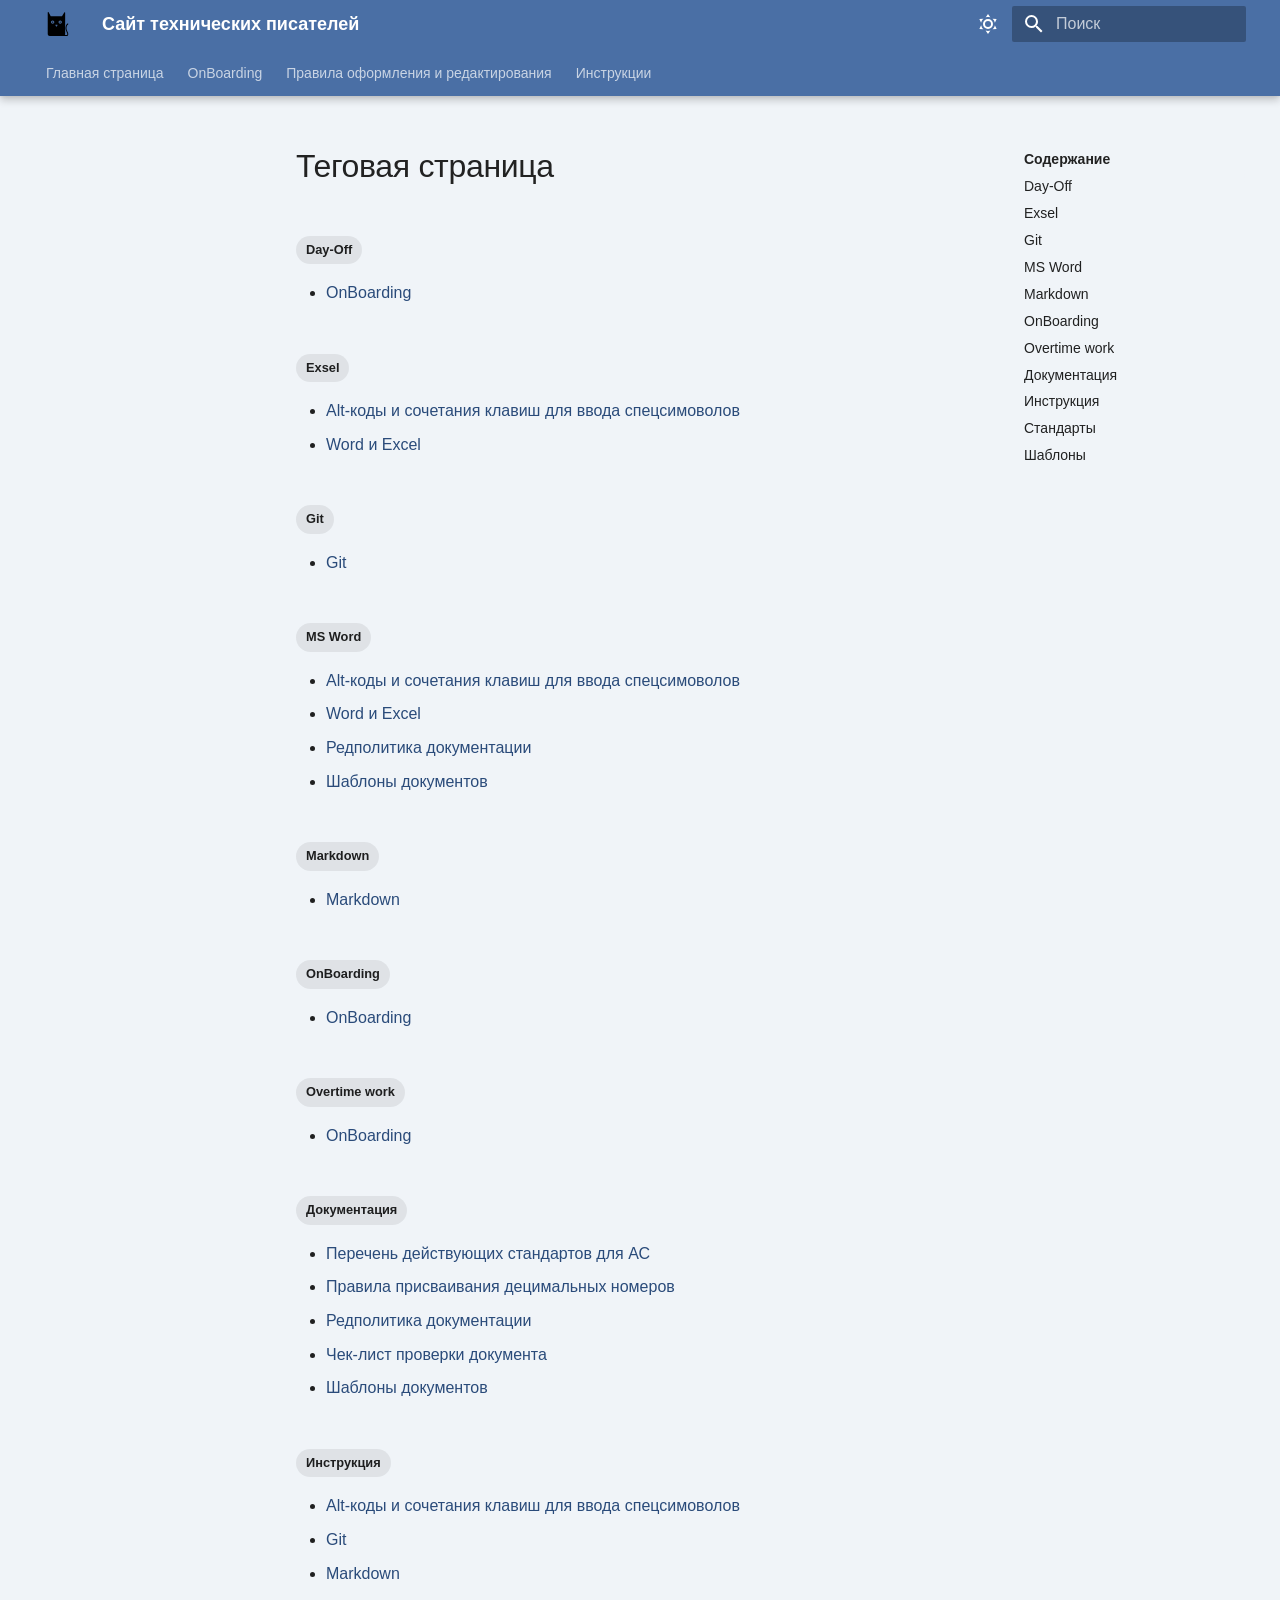
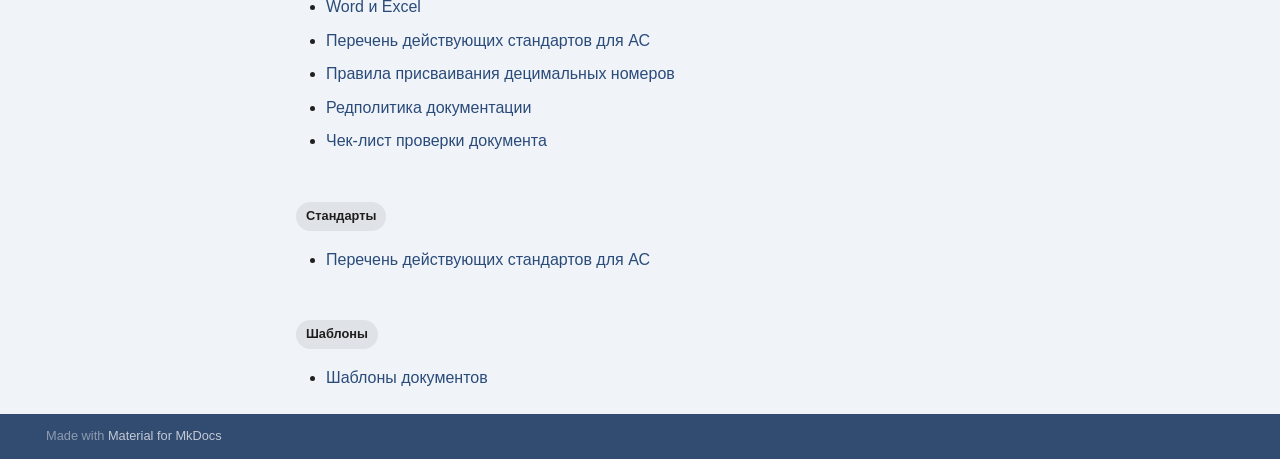
<file: tags/index.html>
<!DOCTYPE html><html lang="ru" class="no-js"><head>
    
      <meta charset="utf-8">
      <meta name="viewport" content="width=device-width,initial-scale=1">
      
        <meta name="description" content="Проект для техписов">
      
      
      
      
      
      
        
      
      
      <link rel="icon" href="../images/black-cat-cat-svgrepo-com.svg">
      <meta name="generator" content="mkdocs-1.6.1, mkdocs-material-9.7.6">
    
    
      
        <title>Теговая страница - Сайт технических писателей</title>
      
    
    
      <link rel="stylesheet" href="../assets/stylesheets/main.484c7ddc.min.css">
      
        
        <link rel="stylesheet" href="../assets/stylesheets/palette.ab4e12ef.min.css">
      
      


    
    
      
    
    
      
        
        
        <link rel="preconnect" href="https://fonts.gstatic.com" crossorigin="">
        <link rel="stylesheet" href="https://fonts.googleapis.com/css?family=Arial:300,300i,400,400i,700,700i%7CRoboto+Mono:400,400i,700,700i&amp;display=fallback">
        <style>:root{--md-text-font:"Arial";--md-code-font:"Roboto Mono"}</style>
      
    
    
      <link rel="stylesheet" href="../css/extra.css">
    
    <script>__md_scope=new URL("..",location),__md_hash=e=>[...e].reduce(((e,_)=>(e<<5)-e+_.charCodeAt(0)),0),__md_get=(e,_=localStorage,t=__md_scope)=>JSON.parse(_.getItem(t.pathname+"."+e)),__md_set=(e,_,t=localStorage,a=__md_scope)=>{try{t.setItem(a.pathname+"."+e,JSON.stringify(_))}catch(e){}}</script>
    
      

    
    
  <link href="../assets/stylesheets/glightbox.min.css" rel="stylesheet"><script src="../assets/javascripts/glightbox.min.js"></script><style id="glightbox-style">
            html.glightbox-open { overflow: initial; height: 100%; }
            .gslide-title { margin-top: 0px; user-select: text; }
            .gslide-desc { color: #666; user-select: text; }
            .gslide-image img { background: white; }
            .gscrollbar-fixer { padding-right: 15px; }
            .gdesc-inner { font-size: 0.75rem; }
            body[data-md-color-scheme="slate"] .gdesc-inner { background: var(--md-default-bg-color); }
            body[data-md-color-scheme="slate"] .gslide-title { color: var(--md-default-fg-color); }
            body[data-md-color-scheme="slate"] .gslide-desc { color: var(--md-default-fg-color); }
        </style></head>
  
  
    
    
      
    
    
    
    
    <body dir="ltr" data-md-color-scheme="my-scheme" data-md-color-primary="pink" data-md-color-accent="purple">
  
    
    <input class="md-toggle" data-md-toggle="drawer" type="checkbox" id="__drawer" autocomplete="off">
    <input class="md-toggle" data-md-toggle="search" type="checkbox" id="__search" autocomplete="off">
    <label class="md-overlay" for="__drawer"></label>
    <div data-md-component="skip">
      
        
        <a href="#_1" class="md-skip">
          Перейти к содержанию
        </a>
      
    </div>
    <div data-md-component="announce">
      
    </div>
    
    
      

  

<header class="md-header md-header--shadow md-header--lifted" data-md-component="header">
  <nav class="md-header__inner md-grid" aria-label="Верхний колонтитул">
    <a href=".." title="Сайт технических писателей" class="md-header__button md-logo" aria-label="Сайт технических писателей" data-md-component="logo">
      
  <img src="../images/cat-in-black-silhouette-svgrepo-com.svg" alt="logo">

    </a>
    <label class="md-header__button md-icon" for="__drawer">
      
      <svg xmlns="http://www.w3.org/2000/svg" viewBox="0 0 24 24"><path d="M3 6h18v2H3zm0 5h18v2H3zm0 5h18v2H3z"></path></svg>
    </label>
    <div class="md-header__title" data-md-component="header-title">
      <div class="md-header__ellipsis">
        <div class="md-header__topic">
          <span class="md-ellipsis">
            Сайт технических писателей
          </span>
        </div>
        <div class="md-header__topic" data-md-component="header-topic">
          <span class="md-ellipsis">
            
              Теговая страница
            
          </span>
        </div>
      </div>
    </div>
    
      
        <form class="md-header__option" data-md-component="palette">
  
    
    
    
    <input class="md-option" data-md-color-media="" data-md-color-scheme="my-scheme" data-md-color-primary="pink" data-md-color-accent="purple" aria-label="Выключить солнышко" type="radio" name="__palette" id="__palette_0">
    
      <label class="md-header__button md-icon" title="Выключить солнышко" for="__palette_1" hidden="">
        <svg xmlns="http://www.w3.org/2000/svg" viewBox="0 0 24 24"><path d="M12 7a5 5 0 0 1 5 5 5 5 0 0 1-5 5 5 5 0 0 1-5-5 5 5 0 0 1 5-5m0 2a3 3 0 0 0-3 3 3 3 0 0 0 3 3 3 3 0 0 0 3-3 3 3 0 0 0-3-3m0-7 2.39 3.42C13.65 5.15 12.84 5 12 5s-1.65.15-2.39.42zM3.34 7l4.16-.35A7.2 7.2 0 0 0 5.94 8.5c-.44.74-.69 1.5-.83 2.29zm.02 10 1.76-3.77a7.131 7.131 0 0 0 2.38 4.14zM20.65 7l-1.77 3.79a7.02 7.02 0 0 0-2.38-4.15zm-.01 10-4.14.36c.59-.51 1.12-1.14 1.54-1.86.42-.73.69-1.5.83-2.29zM12 22l-2.41-3.44c.74.27 1.55.44 2.41.44.82 0 1.63-.17 2.37-.44z"></path></svg>
      </label>
    
  
    
    
    
    <input class="md-option" data-md-color-media="" data-md-color-scheme="slate" data-md-color-primary="deep-purple" data-md-color-accent="blue" aria-label="Включить солнышко" type="radio" name="__palette" id="__palette_1">
    
      <label class="md-header__button md-icon" title="Включить солнышко" for="__palette_0" hidden="">
        <svg xmlns="http://www.w3.org/2000/svg" viewBox="0 0 24 24"><path d="m17.75 4.09-2.53 1.94.91 3.06-2.63-1.81-2.63 1.81.91-3.06-2.53-1.94L12.44 4l1.06-3 1.06 3zm3.5 6.91-1.64 1.25.59 1.98-1.7-1.17-1.7 1.17.59-1.98L15.75 11l2.06-.05L18.5 9l.69 1.95zm-2.28 4.95c.83-.08 1.72 1.1 1.19 1.85-.32.45-.66.87-1.08 1.27C15.17 23 8.84 23 4.94 19.07c-3.91-3.9-3.91-10.24 0-14.14.4-.4.82-.76 1.27-1.08.75-.53 1.93.36 1.85 1.19-.27 2.86.69 5.83 2.89 8.02a9.96 9.96 0 0 0 8.02 2.89m-1.64 2.02a12.08 12.08 0 0 1-7.8-3.47c-2.17-2.19-3.33-5-3.49-7.82-2.81 3.14-2.7 7.96.31 10.98 3.02 3.01 7.84 3.12 10.98.31"></path></svg>
      </label>
    
  
</form>
      
    
    
      <script>var palette=__md_get("__palette");if(palette&&palette.color){if("(prefers-color-scheme)"===palette.color.media){var media=matchMedia("(prefers-color-scheme: light)"),input=document.querySelector(media.matches?"[data-md-color-media='(prefers-color-scheme: light)']":"[data-md-color-media='(prefers-color-scheme: dark)']");palette.color.media=input.getAttribute("data-md-color-media"),palette.color.scheme=input.getAttribute("data-md-color-scheme"),palette.color.primary=input.getAttribute("data-md-color-primary"),palette.color.accent=input.getAttribute("data-md-color-accent")}for(var[key,value]of Object.entries(palette.color))document.body.setAttribute("data-md-color-"+key,value)}</script>
    
    
    
      
      
        <label class="md-header__button md-icon" for="__search">
          
          <svg xmlns="http://www.w3.org/2000/svg" viewBox="0 0 24 24"><path d="M9.5 3A6.5 6.5 0 0 1 16 9.5c0 1.61-.59 3.09-1.56 4.23l.27.27h.79l5 5-1.5 1.5-5-5v-.79l-.27-.27A6.52 6.52 0 0 1 9.5 16 6.5 6.5 0 0 1 3 9.5 6.5 6.5 0 0 1 9.5 3m0 2C7 5 5 7 5 9.5S7 14 9.5 14 14 12 14 9.5 12 5 9.5 5"></path></svg>
        </label>
        <div class="md-search" data-md-component="search" role="dialog">
  <label class="md-search__overlay" for="__search"></label>
  <div class="md-search__inner" role="search">
    <form class="md-search__form" name="search">
      <input type="text" class="md-search__input" name="query" aria-label="Поиск" placeholder="Поиск" autocapitalize="off" autocorrect="off" autocomplete="off" spellcheck="false" data-md-component="search-query" required="">
      <label class="md-search__icon md-icon" for="__search">
        
        <svg xmlns="http://www.w3.org/2000/svg" viewBox="0 0 24 24"><path d="M9.5 3A6.5 6.5 0 0 1 16 9.5c0 1.61-.59 3.09-1.56 4.23l.27.27h.79l5 5-1.5 1.5-5-5v-.79l-.27-.27A6.52 6.52 0 0 1 9.5 16 6.5 6.5 0 0 1 3 9.5 6.5 6.5 0 0 1 9.5 3m0 2C7 5 5 7 5 9.5S7 14 9.5 14 14 12 14 9.5 12 5 9.5 5"></path></svg>
        
        <svg xmlns="http://www.w3.org/2000/svg" viewBox="0 0 24 24"><path d="M20 11v2H8l5.5 5.5-1.42 1.42L4.16 12l7.92-7.92L13.5 5.5 8 11z"></path></svg>
      </label>
      <nav class="md-search__options" aria-label="Поиск">
        
        <button type="reset" class="md-search__icon md-icon" title="Очистить" aria-label="Очистить" tabindex="-1">
          
          <svg xmlns="http://www.w3.org/2000/svg" viewBox="0 0 24 24"><path d="M19 6.41 17.59 5 12 10.59 6.41 5 5 6.41 10.59 12 5 17.59 6.41 19 12 13.41 17.59 19 19 17.59 13.41 12z"></path></svg>
        </button>
      </nav>
      
        <div class="md-search__suggest" data-md-component="search-suggest"></div>
      
    </form>
    <div class="md-search__output">
      <div class="md-search__scrollwrap" tabindex="0" data-md-scrollfix="">
        <div class="md-search-result" data-md-component="search-result">
          <div class="md-search-result__meta">
            Инициализация поиска
          </div>
          <ol class="md-search-result__list" role="presentation"></ol>
        </div>
      </div>
    </div>
  </div>
</div>
      
    
    
  </nav>
  
    
      
<nav class="md-tabs" aria-label="Вкладки" data-md-component="tabs">
  <div class="md-grid">
    <ul class="md-tabs__list">
      
        
  
  
  
  
    <li class="md-tabs__item">
      <a href=".." class="md-tabs__link">
        
  
  
    
  
  Главная страница

      </a>
    </li>
  

      
        
  
  
  
  
    <li class="md-tabs__item">
      <a href="../onboarding/" class="md-tabs__link">
        
  
  
    
  
  OnBoarding

      </a>
    </li>
  

      
        
  
  
  
  
    
    
      <li class="md-tabs__item">
        <a href="../check-list/" class="md-tabs__link">
          
  
  
    
  
  Правила оформления и редактирования

        </a>
      </li>
    
  

      
        
  
  
  
  
    
    
      <li class="md-tabs__item">
        <a href="../Instructions_word/" class="md-tabs__link">
          
  
  
    
  
  Инструкции

        </a>
      </li>
    
  

      
    </ul>
  </div>
</nav>
    
  
</header>
    
    <div class="md-container" data-md-component="container">
      
      
        
      
      <main class="md-main" data-md-component="main">
        <div class="md-main__inner md-grid">
          
            
              
              <div class="md-sidebar md-sidebar--primary" data-md-component="sidebar" data-md-type="navigation">
                <div class="md-sidebar__scrollwrap">
                  <div class="md-sidebar__inner">
                    


  


<nav class="md-nav md-nav--primary md-nav--lifted" aria-label="Навигация" data-md-level="0">
  <label class="md-nav__title" for="__drawer">
    <a href=".." title="Сайт технических писателей" class="md-nav__button md-logo" aria-label="Сайт технических писателей" data-md-component="logo">
      
  <img src="../images/cat-in-black-silhouette-svgrepo-com.svg" alt="logo">

    </a>
    Сайт технических писателей
  </label>
  
  <ul class="md-nav__list" data-md-scrollfix="">
    
      
      
  
  
  
  
    <li class="md-nav__item">
      <a href=".." class="md-nav__link">
        
  
  
  <span class="md-ellipsis">
    
  
    Главная страница
  

    
  </span>
  
  

      </a>
    </li>
  

    
      
      
  
  
  
  
    <li class="md-nav__item">
      <a href="../onboarding/" class="md-nav__link">
        
  
  
  <span class="md-ellipsis">
    
  
    OnBoarding
  

    
  </span>
  
  

      </a>
    </li>
  

    
      
      
  
  
  
  
    
    
      
        
      
        
      
        
      
        
      
        
      
    
    
    
      
      
    
    
    <li class="md-nav__item md-nav__item--nested">
      
        
        
        <input class="md-nav__toggle md-toggle " type="checkbox" id="__nav_3">
        
          
          <label class="md-nav__link" for="__nav_3" id="__nav_3_label" tabindex="0">
            
  
  
  <span class="md-ellipsis">
    
  
    Правила оформления и редактирования
  

    
  </span>
  
  

            <span class="md-nav__icon md-icon"></span>
          </label>
        
        <nav class="md-nav" data-md-level="1" aria-labelledby="__nav_3_label" aria-expanded="false">
          <label class="md-nav__title" for="__nav_3">
            <span class="md-nav__icon md-icon"></span>
            
  
    Правила оформления и редактирования
  

          </label>
          <ul class="md-nav__list" data-md-scrollfix="">
            
              
                
  
  
  
  
    <li class="md-nav__item">
      <a href="../check-list/" class="md-nav__link">
        
  
  
  <span class="md-ellipsis">
    
  
    Чек-лист проверки документа
  

    
  </span>
  
  

      </a>
    </li>
  

              
            
              
                
  
  
  
  
    <li class="md-nav__item">
      <a href="../decimal_numbers/" class="md-nav__link">
        
  
  
  <span class="md-ellipsis">
    
  
    Правила присваивания децимальных номеров
  

    
  </span>
  
  

      </a>
    </li>
  

              
            
              
                
  
  
  
  
    <li class="md-nav__item">
      <a href="../redpolitika/" class="md-nav__link">
        
  
  
  <span class="md-ellipsis">
    
  
    Редполитика документации
  

    
  </span>
  
  

      </a>
    </li>
  

              
            
              
                
  
  
  
  
    <li class="md-nav__item">
      <a href="../templates/" class="md-nav__link">
        
  
  
  <span class="md-ellipsis">
    
  
    Шаблоны документов
  

    
  </span>
  
  

      </a>
    </li>
  

              
            
              
                
  
  
  
  
    <li class="md-nav__item">
      <a href="../standarts/" class="md-nav__link">
        
  
  
  <span class="md-ellipsis">
    
  
    Перечень действующих стандартов для АС
  

    
  </span>
  
  

      </a>
    </li>
  

              
            
          </ul>
        </nav>
      
    </li>
  

    
      
      
  
  
  
  
    
    
      
        
      
        
      
        
      
        
      
    
    
    
      
      
    
    
    <li class="md-nav__item md-nav__item--nested">
      
        
        
        <input class="md-nav__toggle md-toggle " type="checkbox" id="__nav_4">
        
          
          <label class="md-nav__link" for="__nav_4" id="__nav_4_label" tabindex="0">
            
  
  
  <span class="md-ellipsis">
    
  
    Инструкции
  

    
  </span>
  
  

            <span class="md-nav__icon md-icon"></span>
          </label>
        
        <nav class="md-nav" data-md-level="1" aria-labelledby="__nav_4_label" aria-expanded="false">
          <label class="md-nav__title" for="__nav_4">
            <span class="md-nav__icon md-icon"></span>
            
  
    Инструкции
  

          </label>
          <ul class="md-nav__list" data-md-scrollfix="">
            
              
                
  
  
  
  
    <li class="md-nav__item">
      <a href="../Instructions_word/" class="md-nav__link">
        
  
  
  <span class="md-ellipsis">
    
  
    Word и Excel
  

    
  </span>
  
  

      </a>
    </li>
  

              
            
              
                
  
  
  
  
    <li class="md-nav__item">
      <a href="../codes/" class="md-nav__link">
        
  
  
  <span class="md-ellipsis">
    
  
    Alt-коды и сочетания клавиш для ввода спецсимоволов
  

    
  </span>
  
  

      </a>
    </li>
  

              
            
              
                
  
  
  
  
    <li class="md-nav__item">
      <a href="../git/" class="md-nav__link">
        
  
  
  <span class="md-ellipsis">
    
  
    Git
  

    
  </span>
  
  

      </a>
    </li>
  

              
            
              
                
  
  
  
  
    <li class="md-nav__item">
      <a href="../mkdocs/" class="md-nav__link">
        
  
  
  <span class="md-ellipsis">
    
  
    Markdown
  

    
  </span>
  
  

      </a>
    </li>
  

              
            
          </ul>
        </nav>
      
    </li>
  

    
  </ul>
</nav>
                  </div>
                </div>
              </div>
            
            
              
              <div class="md-sidebar md-sidebar--secondary" data-md-component="sidebar" data-md-type="toc">
                <div class="md-sidebar__scrollwrap">
                  <div class="md-sidebar__inner">
                    

<nav class="md-nav md-nav--secondary" aria-label="Содержание">
  
  
  
    
  
  
    <label class="md-nav__title" for="__toc">
      <span class="md-nav__icon md-icon"></span>
      Содержание
    </label>
    <ul class="md-nav__list" data-md-component="toc" data-md-scrollfix="">
      
        <li class="md-nav__item">
  <a href="#tag:day-off" class="md-nav__link">
    <span class="md-ellipsis">
      
        Day-Off
      
    </span>
  </a>
  
</li>
      
        <li class="md-nav__item">
  <a href="#tag:exsel" class="md-nav__link">
    <span class="md-ellipsis">
      
        Exsel
      
    </span>
  </a>
  
</li>
      
        <li class="md-nav__item">
  <a href="#tag:git" class="md-nav__link">
    <span class="md-ellipsis">
      
        Git
      
    </span>
  </a>
  
</li>
      
        <li class="md-nav__item">
  <a href="#tag:ms-word" class="md-nav__link">
    <span class="md-ellipsis">
      
        MS Word
      
    </span>
  </a>
  
</li>
      
        <li class="md-nav__item">
  <a href="#tag:markdown" class="md-nav__link">
    <span class="md-ellipsis">
      
        Markdown
      
    </span>
  </a>
  
</li>
      
        <li class="md-nav__item">
  <a href="#tag:onboarding" class="md-nav__link">
    <span class="md-ellipsis">
      
        OnBoarding
      
    </span>
  </a>
  
</li>
      
        <li class="md-nav__item">
  <a href="#tag:overtime-work" class="md-nav__link">
    <span class="md-ellipsis">
      
        Overtime work
      
    </span>
  </a>
  
</li>
      
        <li class="md-nav__item">
  <a href="#tag:документация" class="md-nav__link">
    <span class="md-ellipsis">
      
        Документация
      
    </span>
  </a>
  
</li>
      
        <li class="md-nav__item">
  <a href="#tag:инструкция" class="md-nav__link">
    <span class="md-ellipsis">
      
        Инструкция
      
    </span>
  </a>
  
</li>
      
        <li class="md-nav__item">
  <a href="#tag:стандарты" class="md-nav__link">
    <span class="md-ellipsis">
      
        Стандарты
      
    </span>
  </a>
  
</li>
      
        <li class="md-nav__item">
  <a href="#tag:шаблоны" class="md-nav__link">
    <span class="md-ellipsis">
      
        Шаблоны
      
    </span>
  </a>
  
</li>
      
    </ul>
  
</nav>
                  </div>
                </div>
              </div>
            
          
          
            <div class="md-content" data-md-component="content">
              
              <article class="md-content__inner md-typeset">
                
                  



<h1 id="_1">Теговая страница</h1>


  <h2 id="tag:day-off">


<span class="md-tag">Day-Off</span></h2>
  <ul>
    
      <li>
        <a href="../onboarding/">
          OnBoarding
        </a>
      </li>
    
    
  </ul>



  <h2 id="tag:exsel">


<span class="md-tag">Exsel</span></h2>
  <ul>
    
      <li>
        <a href="../codes/">
          Alt-коды и сочетания клавиш для ввода спецсимоволов
        </a>
      </li>
    
      <li>
        <a href="../Instructions_word/">
          Word и Excel
        </a>
      </li>
    
    
  </ul>



  <h2 id="tag:git">


<span class="md-tag">Git</span></h2>
  <ul>
    
      <li>
        <a href="../git/">
          Git
        </a>
      </li>
    
    
  </ul>



  <h2 id="tag:ms-word">


<span class="md-tag">MS Word</span></h2>
  <ul>
    
      <li>
        <a href="../codes/">
          Alt-коды и сочетания клавиш для ввода спецсимоволов
        </a>
      </li>
    
      <li>
        <a href="../Instructions_word/">
          Word и Excel
        </a>
      </li>
    
      <li>
        <a href="../redpolitika/">
          Редполитика документации
        </a>
      </li>
    
      <li>
        <a href="../templates/">
          Шаблоны документов
        </a>
      </li>
    
    
  </ul>



  <h2 id="tag:markdown">


<span class="md-tag">Markdown</span></h2>
  <ul>
    
      <li>
        <a href="../mkdocs/">
          Markdown
        </a>
      </li>
    
    
  </ul>



  <h2 id="tag:onboarding">


<span class="md-tag">OnBoarding</span></h2>
  <ul>
    
      <li>
        <a href="../onboarding/">
          OnBoarding
        </a>
      </li>
    
    
  </ul>



  <h2 id="tag:overtime-work">


<span class="md-tag">Overtime work</span></h2>
  <ul>
    
      <li>
        <a href="../onboarding/">
          OnBoarding
        </a>
      </li>
    
    
  </ul>



  <h2 id="tag:документация">


<span class="md-tag">Документация</span></h2>
  <ul>
    
      <li>
        <a href="../standarts/">
          Перечень действующих стандартов для АС
        </a>
      </li>
    
      <li>
        <a href="../decimal_numbers/">
          Правила присваивания децимальных номеров
        </a>
      </li>
    
      <li>
        <a href="../redpolitika/">
          Редполитика документации
        </a>
      </li>
    
      <li>
        <a href="../check-list/">
          Чек-лист проверки документа
        </a>
      </li>
    
      <li>
        <a href="../templates/">
          Шаблоны документов
        </a>
      </li>
    
    
  </ul>



  <h2 id="tag:инструкция">


<span class="md-tag">Инструкция</span></h2>
  <ul>
    
      <li>
        <a href="../codes/">
          Alt-коды и сочетания клавиш для ввода спецсимоволов
        </a>
      </li>
    
      <li>
        <a href="../git/">
          Git
        </a>
      </li>
    
      <li>
        <a href="../mkdocs/">
          Markdown
        </a>
      </li>
    
      <li>
        <a href="../Instructions_word/">
          Word и Excel
        </a>
      </li>
    
      <li>
        <a href="../standarts/">
          Перечень действующих стандартов для АС
        </a>
      </li>
    
      <li>
        <a href="../decimal_numbers/">
          Правила присваивания децимальных номеров
        </a>
      </li>
    
      <li>
        <a href="../redpolitika/">
          Редполитика документации
        </a>
      </li>
    
      <li>
        <a href="../check-list/">
          Чек-лист проверки документа
        </a>
      </li>
    
    
  </ul>



  <h2 id="tag:стандарты">


<span class="md-tag">Стандарты</span></h2>
  <ul>
    
      <li>
        <a href="../standarts/">
          Перечень действующих стандартов для АС
        </a>
      </li>
    
    
  </ul>



  <h2 id="tag:шаблоны">


<span class="md-tag">Шаблоны</span></h2>
  <ul>
    
      <li>
        <a href="../templates/">
          Шаблоны документов
        </a>
      </li>
    
    
  </ul>













                
              </article>
            </div>
          
          
<script>var target=document.getElementById(location.hash.slice(1));target&&target.name&&(target.checked=target.name.startsWith("__tabbed_"))</script>
        </div>
        
          <button type="button" class="md-top md-icon" data-md-component="top" hidden="">
  
  <svg xmlns="http://www.w3.org/2000/svg" viewBox="0 0 24 24"><path d="M13 20h-2V8l-5.5 5.5-1.42-1.42L12 4.16l7.92 7.92-1.42 1.42L13 8z"></path></svg>
  К началу
</button>
        
      </main>
      
        <footer class="md-footer">
  
  <div class="md-footer-meta md-typeset">
    <div class="md-footer-meta__inner md-grid">
      <div class="md-copyright">
  
  
    Made with
    <a href="https://squidfunk.github.io/mkdocs-material/" target="_blank" rel="noopener">
      Material for MkDocs
    </a>
  
</div>
      
    </div>
  </div>
</footer>
      
    </div>
    <div class="md-dialog" data-md-component="dialog">
      <div class="md-dialog__inner md-typeset"></div>
    </div>
    
    
    
      
      
      <script id="__config" type="application/json">{"annotate": null, "base": "..", "features": ["navigation.indexes", "navigation.tabs", "navigation.tabs.sticky", "navigation.instant", "navigation.top", "search.suggest", "search.highlight", "content.code.copy"], "search": "../assets/javascripts/workers/search.2c215733.min.js", "tags": null, "translations": {"clipboard.copied": "\u0421\u043a\u043e\u043f\u0438\u0440\u043e\u0432\u0430\u043d\u043e \u0432 \u0431\u0443\u0444\u0435\u0440", "clipboard.copy": "\u041a\u043e\u043f\u0438\u0440\u043e\u0432\u0430\u0442\u044c \u0432 \u0431\u0443\u0444\u0435\u0440", "search.result.more.one": "\u0415\u0449\u0451 1 \u043d\u0430 \u044d\u0442\u043e\u0439 \u0441\u0442\u0440\u0430\u043d\u0438\u0446\u0435", "search.result.more.other": "\u0415\u0449\u0451 # \u043d\u0430 \u044d\u0442\u043e\u0439 \u0441\u0442\u0440\u0430\u043d\u0438\u0446\u0435", "search.result.none": "\u0421\u043e\u0432\u043f\u0430\u0434\u0435\u043d\u0438\u0439 \u043d\u0435 \u043d\u0430\u0439\u0434\u0435\u043d\u043e", "search.result.one": "\u041d\u0430\u0439\u0434\u0435\u043d\u043e 1 \u0441\u043e\u0432\u043f\u0430\u0434\u0435\u043d\u0438\u0435", "search.result.other": "\u041d\u0430\u0439\u0434\u0435\u043d\u043e \u0441\u043e\u0432\u043f\u0430\u0434\u0435\u043d\u0438\u0439: #", "search.result.placeholder": "\u041d\u0430\u0447\u043d\u0438\u0442\u0435 \u043f\u0435\u0447\u0430\u0442\u0430\u0442\u044c \u0434\u043b\u044f \u043f\u043e\u0438\u0441\u043a\u0430", "search.result.term.missing": "\u041e\u0442\u0441\u0443\u0442\u0441\u0442\u0432\u0443\u0435\u0442", "select.version": "\u0412\u044b\u0431\u0435\u0440\u0438\u0442\u0435 \u0432\u0435\u0440\u0441\u0438\u044e"}, "version": null}</script>
    
    
      <script src="../assets/javascripts/bundle.79ae519e.min.js"></script>
      
    
  
<script id="init-glightbox">const lightbox = GLightbox({"touchNavigation": true, "loop": false, "zoomable": true, "draggable": true, "openEffect": "zoom", "closeEffect": "zoom", "slideEffect": "slide"});
document$.subscribe(()=>{ lightbox.reload(); });
</script></body></html>
</file>
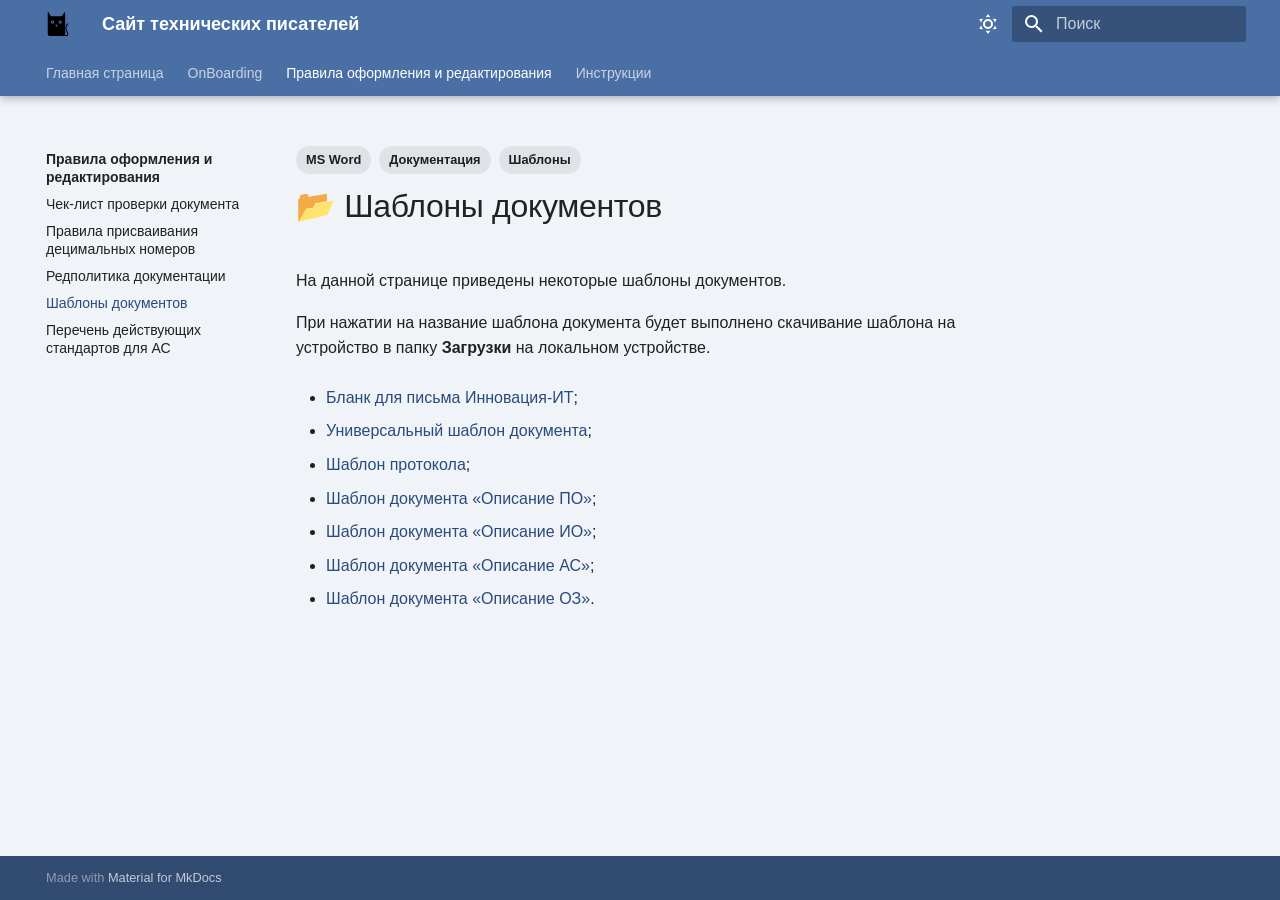
<file: templates/index.html>
<!DOCTYPE html><html lang="ru" class="no-js"><head>
    
      <meta charset="utf-8">
      <meta name="viewport" content="width=device-width,initial-scale=1">
      
        <meta name="description" content="Проект для техписов">
      
      
      
      
        <link rel="prev" href="../redpolitika/">
      
      
        <link rel="next" href="../standarts/">
      
      
        
      
      
      <link rel="icon" href="../images/black-cat-cat-svgrepo-com.svg">
      <meta name="generator" content="mkdocs-1.6.1, mkdocs-material-9.7.6">
    
    
      
        <title>Шаблоны документов - Сайт технических писателей</title>
      
    
    
      <link rel="stylesheet" href="../assets/stylesheets/main.484c7ddc.min.css">
      
        
        <link rel="stylesheet" href="../assets/stylesheets/palette.ab4e12ef.min.css">
      
      


    
    
      
    
    
      
        
        
        <link rel="preconnect" href="https://fonts.gstatic.com" crossorigin="">
        <link rel="stylesheet" href="https://fonts.googleapis.com/css?family=Arial:300,300i,400,400i,700,700i%7CRoboto+Mono:400,400i,700,700i&amp;display=fallback">
        <style>:root{--md-text-font:"Arial";--md-code-font:"Roboto Mono"}</style>
      
    
    
      <link rel="stylesheet" href="../css/extra.css">
    
    <script>__md_scope=new URL("..",location),__md_hash=e=>[...e].reduce(((e,_)=>(e<<5)-e+_.charCodeAt(0)),0),__md_get=(e,_=localStorage,t=__md_scope)=>JSON.parse(_.getItem(t.pathname+"."+e)),__md_set=(e,_,t=localStorage,a=__md_scope)=>{try{t.setItem(a.pathname+"."+e,JSON.stringify(_))}catch(e){}}</script>
    
      

    
    
  <link href="../assets/stylesheets/glightbox.min.css" rel="stylesheet"><script src="../assets/javascripts/glightbox.min.js"></script><style id="glightbox-style">
            html.glightbox-open { overflow: initial; height: 100%; }
            .gslide-title { margin-top: 0px; user-select: text; }
            .gslide-desc { color: #666; user-select: text; }
            .gslide-image img { background: white; }
            .gscrollbar-fixer { padding-right: 15px; }
            .gdesc-inner { font-size: 0.75rem; }
            body[data-md-color-scheme="slate"] .gdesc-inner { background: var(--md-default-bg-color); }
            body[data-md-color-scheme="slate"] .gslide-title { color: var(--md-default-fg-color); }
            body[data-md-color-scheme="slate"] .gslide-desc { color: var(--md-default-fg-color); }
        </style></head>
  
  
    
    
      
    
    
    
    
    <body dir="ltr" data-md-color-scheme="my-scheme" data-md-color-primary="pink" data-md-color-accent="purple">
  
    
    <input class="md-toggle" data-md-toggle="drawer" type="checkbox" id="__drawer" autocomplete="off">
    <input class="md-toggle" data-md-toggle="search" type="checkbox" id="__search" autocomplete="off">
    <label class="md-overlay" for="__drawer"></label>
    <div data-md-component="skip">
      
        
        <a href="#_1" class="md-skip">
          Перейти к содержанию
        </a>
      
    </div>
    <div data-md-component="announce">
      
    </div>
    
    
      

  

<header class="md-header md-header--shadow md-header--lifted" data-md-component="header">
  <nav class="md-header__inner md-grid" aria-label="Верхний колонтитул">
    <a href=".." title="Сайт технических писателей" class="md-header__button md-logo" aria-label="Сайт технических писателей" data-md-component="logo">
      
  <img src="../images/cat-in-black-silhouette-svgrepo-com.svg" alt="logo">

    </a>
    <label class="md-header__button md-icon" for="__drawer">
      
      <svg xmlns="http://www.w3.org/2000/svg" viewBox="0 0 24 24"><path d="M3 6h18v2H3zm0 5h18v2H3zm0 5h18v2H3z"></path></svg>
    </label>
    <div class="md-header__title" data-md-component="header-title">
      <div class="md-header__ellipsis">
        <div class="md-header__topic">
          <span class="md-ellipsis">
            Сайт технических писателей
          </span>
        </div>
        <div class="md-header__topic" data-md-component="header-topic">
          <span class="md-ellipsis">
            
              Шаблоны документов
            
          </span>
        </div>
      </div>
    </div>
    
      
        <form class="md-header__option" data-md-component="palette">
  
    
    
    
    <input class="md-option" data-md-color-media="" data-md-color-scheme="my-scheme" data-md-color-primary="pink" data-md-color-accent="purple" aria-label="Выключить солнышко" type="radio" name="__palette" id="__palette_0">
    
      <label class="md-header__button md-icon" title="Выключить солнышко" for="__palette_1" hidden="">
        <svg xmlns="http://www.w3.org/2000/svg" viewBox="0 0 24 24"><path d="M12 7a5 5 0 0 1 5 5 5 5 0 0 1-5 5 5 5 0 0 1-5-5 5 5 0 0 1 5-5m0 2a3 3 0 0 0-3 3 3 3 0 0 0 3 3 3 3 0 0 0 3-3 3 3 0 0 0-3-3m0-7 2.39 3.42C13.65 5.15 12.84 5 12 5s-1.65.15-2.39.42zM3.34 7l4.16-.35A7.2 7.2 0 0 0 5.94 8.5c-.44.74-.69 1.5-.83 2.29zm.02 10 1.76-3.77a7.131 7.131 0 0 0 2.38 4.14zM20.65 7l-1.77 3.79a7.02 7.02 0 0 0-2.38-4.15zm-.01 10-4.14.36c.59-.51 1.12-1.14 1.54-1.86.42-.73.69-1.5.83-2.29zM12 22l-2.41-3.44c.74.27 1.55.44 2.41.44.82 0 1.63-.17 2.37-.44z"></path></svg>
      </label>
    
  
    
    
    
    <input class="md-option" data-md-color-media="" data-md-color-scheme="slate" data-md-color-primary="deep-purple" data-md-color-accent="blue" aria-label="Включить солнышко" type="radio" name="__palette" id="__palette_1">
    
      <label class="md-header__button md-icon" title="Включить солнышко" for="__palette_0" hidden="">
        <svg xmlns="http://www.w3.org/2000/svg" viewBox="0 0 24 24"><path d="m17.75 4.09-2.53 1.94.91 3.06-2.63-1.81-2.63 1.81.91-3.06-2.53-1.94L12.44 4l1.06-3 1.06 3zm3.5 6.91-1.64 1.25.59 1.98-1.7-1.17-1.7 1.17.59-1.98L15.75 11l2.06-.05L18.5 9l.69 1.95zm-2.28 4.95c.83-.08 1.72 1.1 1.19 1.85-.32.45-.66.87-1.08 1.27C15.17 23 8.84 23 4.94 19.07c-3.91-3.9-3.91-10.24 0-14.14.4-.4.82-.76 1.27-1.08.75-.53 1.93.36 1.85 1.19-.27 2.86.69 5.83 2.89 8.02a9.96 9.96 0 0 0 8.02 2.89m-1.64 2.02a12.08 12.08 0 0 1-7.8-3.47c-2.17-2.19-3.33-5-3.49-7.82-2.81 3.14-2.7 7.96.31 10.98 3.02 3.01 7.84 3.12 10.98.31"></path></svg>
      </label>
    
  
</form>
      
    
    
      <script>var palette=__md_get("__palette");if(palette&&palette.color){if("(prefers-color-scheme)"===palette.color.media){var media=matchMedia("(prefers-color-scheme: light)"),input=document.querySelector(media.matches?"[data-md-color-media='(prefers-color-scheme: light)']":"[data-md-color-media='(prefers-color-scheme: dark)']");palette.color.media=input.getAttribute("data-md-color-media"),palette.color.scheme=input.getAttribute("data-md-color-scheme"),palette.color.primary=input.getAttribute("data-md-color-primary"),palette.color.accent=input.getAttribute("data-md-color-accent")}for(var[key,value]of Object.entries(palette.color))document.body.setAttribute("data-md-color-"+key,value)}</script>
    
    
    
      
      
        <label class="md-header__button md-icon" for="__search">
          
          <svg xmlns="http://www.w3.org/2000/svg" viewBox="0 0 24 24"><path d="M9.5 3A6.5 6.5 0 0 1 16 9.5c0 1.61-.59 3.09-1.56 4.23l.27.27h.79l5 5-1.5 1.5-5-5v-.79l-.27-.27A6.52 6.52 0 0 1 9.5 16 6.5 6.5 0 0 1 3 9.5 6.5 6.5 0 0 1 9.5 3m0 2C7 5 5 7 5 9.5S7 14 9.5 14 14 12 14 9.5 12 5 9.5 5"></path></svg>
        </label>
        <div class="md-search" data-md-component="search" role="dialog">
  <label class="md-search__overlay" for="__search"></label>
  <div class="md-search__inner" role="search">
    <form class="md-search__form" name="search">
      <input type="text" class="md-search__input" name="query" aria-label="Поиск" placeholder="Поиск" autocapitalize="off" autocorrect="off" autocomplete="off" spellcheck="false" data-md-component="search-query" required="">
      <label class="md-search__icon md-icon" for="__search">
        
        <svg xmlns="http://www.w3.org/2000/svg" viewBox="0 0 24 24"><path d="M9.5 3A6.5 6.5 0 0 1 16 9.5c0 1.61-.59 3.09-1.56 4.23l.27.27h.79l5 5-1.5 1.5-5-5v-.79l-.27-.27A6.52 6.52 0 0 1 9.5 16 6.5 6.5 0 0 1 3 9.5 6.5 6.5 0 0 1 9.5 3m0 2C7 5 5 7 5 9.5S7 14 9.5 14 14 12 14 9.5 12 5 9.5 5"></path></svg>
        
        <svg xmlns="http://www.w3.org/2000/svg" viewBox="0 0 24 24"><path d="M20 11v2H8l5.5 5.5-1.42 1.42L4.16 12l7.92-7.92L13.5 5.5 8 11z"></path></svg>
      </label>
      <nav class="md-search__options" aria-label="Поиск">
        
        <button type="reset" class="md-search__icon md-icon" title="Очистить" aria-label="Очистить" tabindex="-1">
          
          <svg xmlns="http://www.w3.org/2000/svg" viewBox="0 0 24 24"><path d="M19 6.41 17.59 5 12 10.59 6.41 5 5 6.41 10.59 12 5 17.59 6.41 19 12 13.41 17.59 19 19 17.59 13.41 12z"></path></svg>
        </button>
      </nav>
      
        <div class="md-search__suggest" data-md-component="search-suggest"></div>
      
    </form>
    <div class="md-search__output">
      <div class="md-search__scrollwrap" tabindex="0" data-md-scrollfix="">
        <div class="md-search-result" data-md-component="search-result">
          <div class="md-search-result__meta">
            Инициализация поиска
          </div>
          <ol class="md-search-result__list" role="presentation"></ol>
        </div>
      </div>
    </div>
  </div>
</div>
      
    
    
  </nav>
  
    
      
<nav class="md-tabs" aria-label="Вкладки" data-md-component="tabs">
  <div class="md-grid">
    <ul class="md-tabs__list">
      
        
  
  
  
  
    <li class="md-tabs__item">
      <a href=".." class="md-tabs__link">
        
  
  
    
  
  Главная страница

      </a>
    </li>
  

      
        
  
  
  
  
    <li class="md-tabs__item">
      <a href="../onboarding/" class="md-tabs__link">
        
  
  
    
  
  OnBoarding

      </a>
    </li>
  

      
        
  
  
  
    
  
  
    
    
      <li class="md-tabs__item md-tabs__item--active">
        <a href="../check-list/" class="md-tabs__link">
          
  
  
    
  
  Правила оформления и редактирования

        </a>
      </li>
    
  

      
        
  
  
  
  
    
    
      <li class="md-tabs__item">
        <a href="../Instructions_word/" class="md-tabs__link">
          
  
  
    
  
  Инструкции

        </a>
      </li>
    
  

      
    </ul>
  </div>
</nav>
    
  
</header>
    
    <div class="md-container" data-md-component="container">
      
      
        
      
      <main class="md-main" data-md-component="main">
        <div class="md-main__inner md-grid">
          
            
              
              <div class="md-sidebar md-sidebar--primary" data-md-component="sidebar" data-md-type="navigation">
                <div class="md-sidebar__scrollwrap">
                  <div class="md-sidebar__inner">
                    


  


<nav class="md-nav md-nav--primary md-nav--lifted" aria-label="Навигация" data-md-level="0">
  <label class="md-nav__title" for="__drawer">
    <a href=".." title="Сайт технических писателей" class="md-nav__button md-logo" aria-label="Сайт технических писателей" data-md-component="logo">
      
  <img src="../images/cat-in-black-silhouette-svgrepo-com.svg" alt="logo">

    </a>
    Сайт технических писателей
  </label>
  
  <ul class="md-nav__list" data-md-scrollfix="">
    
      
      
  
  
  
  
    <li class="md-nav__item">
      <a href=".." class="md-nav__link">
        
  
  
  <span class="md-ellipsis">
    
  
    Главная страница
  

    
  </span>
  
  

      </a>
    </li>
  

    
      
      
  
  
  
  
    <li class="md-nav__item">
      <a href="../onboarding/" class="md-nav__link">
        
  
  
  <span class="md-ellipsis">
    
  
    OnBoarding
  

    
  </span>
  
  

      </a>
    </li>
  

    
      
      
  
  
    
  
  
  
    
    
      
        
      
        
      
        
      
        
      
        
      
    
    
    
      
        
        
      
      
    
    
    <li class="md-nav__item md-nav__item--active md-nav__item--section md-nav__item--nested">
      
        
        
        <input class="md-nav__toggle md-toggle " type="checkbox" id="__nav_3" checked="">
        
          
          <label class="md-nav__link" for="__nav_3" id="__nav_3_label" tabindex="">
            
  
  
  <span class="md-ellipsis">
    
  
    Правила оформления и редактирования
  

    
  </span>
  
  

            <span class="md-nav__icon md-icon"></span>
          </label>
        
        <nav class="md-nav" data-md-level="1" aria-labelledby="__nav_3_label" aria-expanded="true">
          <label class="md-nav__title" for="__nav_3">
            <span class="md-nav__icon md-icon"></span>
            
  
    Правила оформления и редактирования
  

          </label>
          <ul class="md-nav__list" data-md-scrollfix="">
            
              
                
  
  
  
  
    <li class="md-nav__item">
      <a href="../check-list/" class="md-nav__link">
        
  
  
  <span class="md-ellipsis">
    
  
    Чек-лист проверки документа
  

    
  </span>
  
  

      </a>
    </li>
  

              
            
              
                
  
  
  
  
    <li class="md-nav__item">
      <a href="../decimal_numbers/" class="md-nav__link">
        
  
  
  <span class="md-ellipsis">
    
  
    Правила присваивания децимальных номеров
  

    
  </span>
  
  

      </a>
    </li>
  

              
            
              
                
  
  
  
  
    <li class="md-nav__item">
      <a href="../redpolitika/" class="md-nav__link">
        
  
  
  <span class="md-ellipsis">
    
  
    Редполитика документации
  

    
  </span>
  
  

      </a>
    </li>
  

              
            
              
                
  
  
    
  
  
  
    <li class="md-nav__item md-nav__item--active">
      
      <input class="md-nav__toggle md-toggle" type="checkbox" id="__toc">
      
      
        
      
      
      <a href="./" class="md-nav__link md-nav__link--active">
        
  
  
  <span class="md-ellipsis">
    
  
    Шаблоны документов
  

    
  </span>
  
  

      </a>
      
    </li>
  

              
            
              
                
  
  
  
  
    <li class="md-nav__item">
      <a href="../standarts/" class="md-nav__link">
        
  
  
  <span class="md-ellipsis">
    
  
    Перечень действующих стандартов для АС
  

    
  </span>
  
  

      </a>
    </li>
  

              
            
          </ul>
        </nav>
      
    </li>
  

    
      
      
  
  
  
  
    
    
      
        
      
        
      
        
      
        
      
    
    
    
      
      
    
    
    <li class="md-nav__item md-nav__item--nested">
      
        
        
        <input class="md-nav__toggle md-toggle " type="checkbox" id="__nav_4">
        
          
          <label class="md-nav__link" for="__nav_4" id="__nav_4_label" tabindex="0">
            
  
  
  <span class="md-ellipsis">
    
  
    Инструкции
  

    
  </span>
  
  

            <span class="md-nav__icon md-icon"></span>
          </label>
        
        <nav class="md-nav" data-md-level="1" aria-labelledby="__nav_4_label" aria-expanded="false">
          <label class="md-nav__title" for="__nav_4">
            <span class="md-nav__icon md-icon"></span>
            
  
    Инструкции
  

          </label>
          <ul class="md-nav__list" data-md-scrollfix="">
            
              
                
  
  
  
  
    <li class="md-nav__item">
      <a href="../Instructions_word/" class="md-nav__link">
        
  
  
  <span class="md-ellipsis">
    
  
    Word и Excel
  

    
  </span>
  
  

      </a>
    </li>
  

              
            
              
                
  
  
  
  
    <li class="md-nav__item">
      <a href="../codes/" class="md-nav__link">
        
  
  
  <span class="md-ellipsis">
    
  
    Alt-коды и сочетания клавиш для ввода спецсимоволов
  

    
  </span>
  
  

      </a>
    </li>
  

              
            
              
                
  
  
  
  
    <li class="md-nav__item">
      <a href="../git/" class="md-nav__link">
        
  
  
  <span class="md-ellipsis">
    
  
    Git
  

    
  </span>
  
  

      </a>
    </li>
  

              
            
              
                
  
  
  
  
    <li class="md-nav__item">
      <a href="../mkdocs/" class="md-nav__link">
        
  
  
  <span class="md-ellipsis">
    
  
    Markdown
  

    
  </span>
  
  

      </a>
    </li>
  

              
            
          </ul>
        </nav>
      
    </li>
  

    
  </ul>
</nav>
                  </div>
                </div>
              </div>
            
            
              
              <div class="md-sidebar md-sidebar--secondary" data-md-component="sidebar" data-md-type="toc">
                <div class="md-sidebar__scrollwrap">
                  <div class="md-sidebar__inner">
                    

<nav class="md-nav md-nav--secondary" aria-label="Содержание">
  
  
  
    
  
  
</nav>
                  </div>
                </div>
              </div>
            
          
          
            <div class="md-content" data-md-component="content">
              
              <article class="md-content__inner md-typeset">
                
                  

  <nav class="md-tags">
    
      
      
      
      
        <a href="../tags/#tag:ms-word" class="md-tag">MS Word</a>
      
    
      
      
      
      
        <a href="../tags/#tag:документация" class="md-tag">Документация</a>
      
    
      
      
      
      
        <a href="../tags/#tag:шаблоны" class="md-tag">Шаблоны</a>
      
    
  </nav>



<h1 id="_1">📂 Шаблоны документов</h1>
<p>На данной странице приведены некоторые шаблоны документов. </p>
<p>При нажатии на название шаблона документа будет выполнено скачивание шаблона на устройство в папку <strong>Загрузки</strong> на локальном устройстве.</p>
<ul>
<li>
<p><a download="Бланк для письма Инновация-ИТ.docx" href="../static/%D0%91%D0%BB%D0%B0%D0%BD%D0%BA%20%D0%B4%D0%BB%D1%8F%20%D0%BF%D0%B8%D1%81%D1%8C%D0%BC%D0%B0_%D0%98%D0%BD%D0%BD%D0%BE%D0%B2%D0%B0%D1%86%D0%B8%D1%8F-%D0%98%D0%A2.docx" title="Скачать шаблон в формате .docx">Бланк для письма Инновация-ИТ</a>;</p>
</li>
<li>
<p><a download="Универсальный шаблон документа.docx" href="../static/%D0%A8%D0%B0%D0%B1%D0%BB%D0%BE%D0%BD_%D0%B4%D0%BE%D0%BA%D1%83%D0%BC%D0%B5%D0%BD%D1%82%D0%B0.docx" title="Скачать шаблон в формате .docx">Универсальный шаблон документа</a>;</p>
</li>
<li>
<p><a download="Шаблон протокола.docx" href="../static/%D0%A8%D0%B0%D0%B1%D0%BB%D0%BE%D0%BD_%D0%BF%D1%80%D0%BE%D1%82%D0%BE%D0%BA%D0%BE%D0%BB%D0%B0.docx" title="Скачать шаблон в формате .docx">Шаблон протокола</a>;</p>
</li>
<li>
<p><a download="Шаблон «Описание ПО».docx" href="../static/%E2%81%AD%D0%9E%D0%BF%D0%B8%D1%81%D0%B0%D0%BD%D0%B8%D0%B5%20%D0%9F%D0%9E_%D1%88%D0%B0%D0%B1%D0%BB%D0%BE%D0%BD.docx" title="Скачать шаблон в формате .docx">Шаблон документа «Описание ПО»</a>;</p>
</li>
<li>
<p><a download="Шаблон «Описание ИО».docx" href="../static/%D0%9E%D0%BF%D0%B8%D1%81%D0%B0%D0%BD%D0%B8%D0%B5_%D0%98%D0%9E_%D1%88%D0%B0%D0%B1%D0%BB%D0%BE%D0%BD.docx" title="Скачать шаблон в формате .docx">Шаблон документа «Описание ИО»</a>;</p>
</li>
<li>
<p><a download="Шаблон «Описание АС».docx" href="../static/%D0%9E%D0%BF%D0%B8%D1%81%D0%B0%D0%BD%D0%B8%D0%B5%20%D0%90%D0%A1_%D1%88%D0%B0%D0%B1%D0%BB%D0%BE%D0%BD.docx" title="Скачать шаблон в формате .docx">Шаблон документа «Описание АС»</a>;</p>
</li>
<li>
<p><a download="Шаблон «Описание ОЗ».docx" href="../static/%D0%9E%D0%BF%D0%B8%D1%81%D0%B0%D0%BD%D0%B8%D0%B5%20%D0%9E%D0%97_%D1%88%D0%B0%D0%B1%D0%BB%D0%BE%D0%BD.docx" title="Скачать шаблон в формате .docx">Шаблон документа «Описание ОЗ»</a>.</p>
</li>
</ul>







  
  






                
              </article>
            </div>
          
          
<script>var target=document.getElementById(location.hash.slice(1));target&&target.name&&(target.checked=target.name.startsWith("__tabbed_"))</script>
        </div>
        
          <button type="button" class="md-top md-icon" data-md-component="top" hidden="">
  
  <svg xmlns="http://www.w3.org/2000/svg" viewBox="0 0 24 24"><path d="M13 20h-2V8l-5.5 5.5-1.42-1.42L12 4.16l7.92 7.92-1.42 1.42L13 8z"></path></svg>
  К началу
</button>
        
      </main>
      
        <footer class="md-footer">
  
  <div class="md-footer-meta md-typeset">
    <div class="md-footer-meta__inner md-grid">
      <div class="md-copyright">
  
  
    Made with
    <a href="https://squidfunk.github.io/mkdocs-material/" target="_blank" rel="noopener">
      Material for MkDocs
    </a>
  
</div>
      
    </div>
  </div>
</footer>
      
    </div>
    <div class="md-dialog" data-md-component="dialog">
      <div class="md-dialog__inner md-typeset"></div>
    </div>
    
    
    
      
      
      <script id="__config" type="application/json">{"annotate": null, "base": "..", "features": ["navigation.indexes", "navigation.tabs", "navigation.tabs.sticky", "navigation.instant", "navigation.top", "search.suggest", "search.highlight", "content.code.copy"], "search": "../assets/javascripts/workers/search.2c215733.min.js", "tags": null, "translations": {"clipboard.copied": "\u0421\u043a\u043e\u043f\u0438\u0440\u043e\u0432\u0430\u043d\u043e \u0432 \u0431\u0443\u0444\u0435\u0440", "clipboard.copy": "\u041a\u043e\u043f\u0438\u0440\u043e\u0432\u0430\u0442\u044c \u0432 \u0431\u0443\u0444\u0435\u0440", "search.result.more.one": "\u0415\u0449\u0451 1 \u043d\u0430 \u044d\u0442\u043e\u0439 \u0441\u0442\u0440\u0430\u043d\u0438\u0446\u0435", "search.result.more.other": "\u0415\u0449\u0451 # \u043d\u0430 \u044d\u0442\u043e\u0439 \u0441\u0442\u0440\u0430\u043d\u0438\u0446\u0435", "search.result.none": "\u0421\u043e\u0432\u043f\u0430\u0434\u0435\u043d\u0438\u0439 \u043d\u0435 \u043d\u0430\u0439\u0434\u0435\u043d\u043e", "search.result.one": "\u041d\u0430\u0439\u0434\u0435\u043d\u043e 1 \u0441\u043e\u0432\u043f\u0430\u0434\u0435\u043d\u0438\u0435", "search.result.other": "\u041d\u0430\u0439\u0434\u0435\u043d\u043e \u0441\u043e\u0432\u043f\u0430\u0434\u0435\u043d\u0438\u0439: #", "search.result.placeholder": "\u041d\u0430\u0447\u043d\u0438\u0442\u0435 \u043f\u0435\u0447\u0430\u0442\u0430\u0442\u044c \u0434\u043b\u044f \u043f\u043e\u0438\u0441\u043a\u0430", "search.result.term.missing": "\u041e\u0442\u0441\u0443\u0442\u0441\u0442\u0432\u0443\u0435\u0442", "select.version": "\u0412\u044b\u0431\u0435\u0440\u0438\u0442\u0435 \u0432\u0435\u0440\u0441\u0438\u044e"}, "version": null}</script>
    
    
      <script src="../assets/javascripts/bundle.79ae519e.min.js"></script>
      
    
  
<script id="init-glightbox">const lightbox = GLightbox({"touchNavigation": true, "loop": false, "zoomable": true, "draggable": true, "openEffect": "zoom", "closeEffect": "zoom", "slideEffect": "slide"});
document$.subscribe(()=>{ lightbox.reload(); });
</script></body></html>
</file>
<file: css/extra.css>
/* Настройки светлой темы */

[data-md-color-scheme="my-scheme"] {
  --md-primary-fg-color: #4a6fa5; /*Основной цвет*/
  --md-accent-fg-color: #6c8fc7; /*Акцентный цвет*/
  --md-typeset-a-color: #2a4b7a; /*Цвет ссылок*/
  --md-default-bg-color: #f0f4f8; /*Фоновый цвет*/
  --md-default-fg-color: #1e2a3a; /*Основной цвет текста (абзацы, списки, подзаголовки, nav и toc)*/
  --md-code-bg-color: #d0deed; /*Цвет фона блока кода*/
  --md-code-fg-color: #5c5b5b; /*Цвет текста в блоке кода*/
  --md-default-fg-color--light: #222222; /*Цвет h1 и заголовков блоков toc и nav*/
  --md-footer-bg-color: #4a6fa5; /*Цвет футера*/
}

/* Настройки тёмной схемы */

[data-md-color-scheme="slate"] {
  --md-primary-fg-color: #333389; /*Основной цвет*/
  --md-accent-fg-color: #9932CC; /*Акцентный цвет*/
  --md-typeset-a-color: #6c8fc7; /*Цвет ссылок*/
  --md-default-bg-color: #1e2a3a; /*Фоновый цвет*/
  --md-default-fg-color: #F0F8FF; /*Основной цвет текста (абзацы, списки, подзаголовки, nav и toc)*/
  --md-code-bg-color: #ffffff; /*Цвет фона блока кода*/
  --md-code-fg-color: #5c5b5b; /*Цвет текста в блоке кода*/
  --md-default-fg-color--light: #ffffff; /*Цвет h1 и заголовков блоков toc и nav*/
  --md-footer-bg-color: #0B61A4; /*Цвет футера*/ 
}
</file>
<file: assets/stylesheets/main.484c7ddc.min.css>
@charset "UTF-8";html{-webkit-text-size-adjust:none;-moz-text-size-adjust:none;text-size-adjust:none;box-sizing:border-box}*,:after,:before{box-sizing:inherit}@media (prefers-reduced-motion){*,:after,:before{transition:none!important}}body{margin:0}a,button,input,label{-webkit-tap-highlight-color:transparent}a{color:inherit;text-decoration:none}hr{border:0;box-sizing:initial;display:block;height:.05rem;overflow:visible;padding:0}small{font-size:80%}sub,sup{line-height:1em}img{border-style:none}table{border-collapse:initial;border-spacing:0}td,th{font-weight:400;vertical-align:top}button{background:#0000;border:0;font-family:inherit;font-size:inherit;margin:0;padding:0}input{border:0;outline:none}:root{--md-primary-fg-color:#4051b5;--md-primary-fg-color--light:#5d6cc0;--md-primary-fg-color--dark:#303fa1;--md-primary-bg-color:#fff;--md-primary-bg-color--light:#ffffffb3;--md-accent-fg-color:#526cfe;--md-accent-fg-color--transparent:#526cfe1a;--md-accent-bg-color:#fff;--md-accent-bg-color--light:#ffffffb3}[data-md-color-scheme=default]{color-scheme:light}[data-md-color-scheme=default] img[src$="#gh-dark-mode-only"],[data-md-color-scheme=default] img[src$="#only-dark"]{display:none}:root,[data-md-color-scheme=default]{--md-hue:225deg;--md-default-fg-color:#000000de;--md-default-fg-color--light:#0000008a;--md-default-fg-color--lighter:#00000052;--md-default-fg-color--lightest:#00000012;--md-default-bg-color:#fff;--md-default-bg-color--light:#ffffffb3;--md-default-bg-color--lighter:#ffffff4d;--md-default-bg-color--lightest:#ffffff1f;--md-code-fg-color:#36464e;--md-code-bg-color:#f5f5f5;--md-code-bg-color--light:#f5f5f5b3;--md-code-bg-color--lighter:#f5f5f54d;--md-code-hl-color:#4287ff;--md-code-hl-color--light:#4287ff1a;--md-code-hl-number-color:#d52a2a;--md-code-hl-special-color:#db1457;--md-code-hl-function-color:#a846b9;--md-code-hl-constant-color:#6e59d9;--md-code-hl-keyword-color:#3f6ec6;--md-code-hl-string-color:#1c7d4d;--md-code-hl-name-color:var(--md-code-fg-color);--md-code-hl-operator-color:var(--md-default-fg-color--light);--md-code-hl-punctuation-color:var(--md-default-fg-color--light);--md-code-hl-comment-color:var(--md-default-fg-color--light);--md-code-hl-generic-color:var(--md-default-fg-color--light);--md-code-hl-variable-color:var(--md-default-fg-color--light);--md-typeset-color:var(--md-default-fg-color);--md-typeset-a-color:var(--md-primary-fg-color);--md-typeset-del-color:#f5503d26;--md-typeset-ins-color:#0bd57026;--md-typeset-kbd-color:#fafafa;--md-typeset-kbd-accent-color:#fff;--md-typeset-kbd-border-color:#b8b8b8;--md-typeset-mark-color:#ffff0080;--md-typeset-table-color:#0000001f;--md-typeset-table-color--light:rgba(0,0,0,.035);--md-admonition-fg-color:var(--md-default-fg-color);--md-admonition-bg-color:var(--md-default-bg-color);--md-warning-fg-color:#000000de;--md-warning-bg-color:#ff9;--md-footer-fg-color:#fff;--md-footer-fg-color--light:#ffffffb3;--md-footer-fg-color--lighter:#ffffff73;--md-footer-bg-color:#000000de;--md-footer-bg-color--dark:#00000052;--md-shadow-z1:0 0.2rem 0.5rem #0000000d,0 0 0.05rem #0000001a;--md-shadow-z2:0 0.2rem 0.5rem #0000001a,0 0 0.05rem #00000040;--md-shadow-z3:0 0.2rem 0.5rem #0003,0 0 0.05rem #00000059}.md-icon svg{fill:currentcolor;display:block;height:1.2rem;width:1.2rem}body{-webkit-font-smoothing:antialiased;-moz-osx-font-smoothing:grayscale;--md-text-font-family:var(--md-text-font,_),-apple-system,BlinkMacSystemFont,Helvetica,Arial,sans-serif;--md-code-font-family:var(--md-code-font,_),SFMono-Regular,Consolas,Menlo,monospace}aside,body,input{font-feature-settings:"kern","liga";color:var(--md-typeset-color);font-family:var(--md-text-font-family)}code,kbd,pre{font-feature-settings:"kern";font-family:var(--md-code-font-family)}:root{--md-typeset-table-sort-icon:url('data:image/svg+xml;charset=utf-8,<svg xmlns="http://www.w3.org/2000/svg" viewBox="0 0 24 24"><path d="m18 21-4-4h3V7h-3l4-4 4 4h-3v10h3M2 19v-2h10v2M2 13v-2h7v2M2 7V5h4v2z"/></svg>');--md-typeset-table-sort-icon--asc:url('data:image/svg+xml;charset=utf-8,<svg xmlns="http://www.w3.org/2000/svg" viewBox="0 0 24 24"><path d="M19 17h3l-4 4-4-4h3V3h2M2 17h10v2H2M6 5v2H2V5m0 6h7v2H2z"/></svg>');--md-typeset-table-sort-icon--desc:url('data:image/svg+xml;charset=utf-8,<svg xmlns="http://www.w3.org/2000/svg" viewBox="0 0 24 24"><path d="M19 7h3l-4-4-4 4h3v14h2M2 17h10v2H2M6 5v2H2V5m0 6h7v2H2z"/></svg>')}.md-typeset{-webkit-print-color-adjust:exact;color-adjust:exact;font-size:.8rem;line-height:1.6;overflow-wrap:break-word}@media print{.md-typeset{font-size:.68rem}}.md-typeset blockquote,.md-typeset dl,.md-typeset figure,.md-typeset ol,.md-typeset pre,.md-typeset ul{margin-bottom:1em;margin-top:1em}.md-typeset h1{color:var(--md-default-fg-color--light);font-size:2em;line-height:1.3;margin:0 0 1.25em}.md-typeset h1,.md-typeset h2{font-weight:300;letter-spacing:-.01em}.md-typeset h2{font-size:1.5625em;line-height:1.4;margin:1.6em 0 .64em}.md-typeset h3{font-size:1.25em;font-weight:400;letter-spacing:-.01em;line-height:1.5;margin:1.6em 0 .8em}.md-typeset h2+h3{margin-top:.8em}.md-typeset h4{font-weight:700;letter-spacing:-.01em;margin:1em 0}.md-typeset h5,.md-typeset h6{color:var(--md-default-fg-color--light);font-size:.8em;font-weight:700;letter-spacing:-.01em;margin:1.25em 0}.md-typeset h5{text-transform:uppercase}.md-typeset h5 code{text-transform:none}.md-typeset hr{border-bottom:.05rem solid var(--md-default-fg-color--lightest);display:flow-root;margin:1.5em 0}.md-typeset a{color:var(--md-typeset-a-color);word-break:break-word}.md-typeset a,.md-typeset a:before{transition:color 125ms}.md-typeset a:focus,.md-typeset a:hover{color:var(--md-accent-fg-color)}.md-typeset a:focus code,.md-typeset a:hover code{background-color:var(--md-accent-fg-color--transparent);color:var(--md-accent-fg-color)}.md-typeset a code{color:var(--md-typeset-a-color)}.md-typeset a.focus-visible{outline-color:var(--md-accent-fg-color);outline-offset:.2rem}.md-typeset code,.md-typeset kbd,.md-typeset pre{color:var(--md-code-fg-color);direction:ltr;font-variant-ligatures:none;transition:background-color 125ms}@media print{.md-typeset code,.md-typeset kbd,.md-typeset pre{white-space:pre-wrap}}.md-typeset code{background-color:var(--md-code-bg-color);border-radius:.1rem;-webkit-box-decoration-break:clone;box-decoration-break:clone;font-size:.85em;padding:0 .2941176471em;transition:color 125ms,background-color 125ms;word-break:break-word}.md-typeset code:not(.focus-visible){-webkit-tap-highlight-color:transparent;outline:none}.md-typeset pre{display:flow-root;line-height:1.4;position:relative}.md-typeset pre>code{-webkit-box-decoration-break:slice;box-decoration-break:slice;box-shadow:none;display:block;margin:0;outline-color:var(--md-accent-fg-color);overflow:auto;padding:.7720588235em 1.1764705882em;scrollbar-color:var(--md-default-fg-color--lighter) #0000;scrollbar-width:thin;touch-action:auto;word-break:normal}.md-typeset pre>code:hover{scrollbar-color:var(--md-accent-fg-color) #0000}.md-typeset pre>code::-webkit-scrollbar{height:.2rem;width:.2rem}.md-typeset pre>code::-webkit-scrollbar-thumb{background-color:var(--md-default-fg-color--lighter)}.md-typeset pre>code::-webkit-scrollbar-thumb:hover{background-color:var(--md-accent-fg-color)}.md-typeset kbd{background-color:var(--md-typeset-kbd-color);border-radius:.1rem;box-shadow:0 .1rem 0 .05rem var(--md-typeset-kbd-border-color),0 .1rem 0 var(--md-typeset-kbd-border-color),0 -.1rem .2rem var(--md-typeset-kbd-accent-color) inset;color:var(--md-default-fg-color);display:inline-block;font-size:.75em;padding:0 .6666666667em;vertical-align:text-top;word-break:break-word}.md-typeset mark{background-color:var(--md-typeset-mark-color);-webkit-box-decoration-break:clone;box-decoration-break:clone;color:inherit;word-break:break-word}.md-typeset abbr{cursor:help;text-decoration:none}.md-typeset [data-preview],.md-typeset abbr{border-bottom:.05rem dotted var(--md-default-fg-color--light)}.md-typeset small{opacity:.75}[dir=ltr] .md-typeset sub,[dir=ltr] .md-typeset sup{margin-left:.078125em}[dir=rtl] .md-typeset sub,[dir=rtl] .md-typeset sup{margin-right:.078125em}[dir=ltr] .md-typeset blockquote{padding-left:.6rem}[dir=rtl] .md-typeset blockquote{padding-right:.6rem}[dir=ltr] .md-typeset blockquote{border-left:.2rem solid var(--md-default-fg-color--lighter)}[dir=rtl] .md-typeset blockquote{border-right:.2rem solid var(--md-default-fg-color--lighter)}.md-typeset blockquote{color:var(--md-default-fg-color--light);margin-left:0;margin-right:0}.md-typeset ul{list-style-type:disc}.md-typeset ul[type]{list-style-type:revert-layer}[dir=ltr] .md-typeset ol,[dir=ltr] .md-typeset ul{margin-left:.625em}[dir=rtl] .md-typeset ol,[dir=rtl] .md-typeset ul{margin-right:.625em}.md-typeset ol,.md-typeset ul{padding:0}.md-typeset ol:not([hidden]),.md-typeset ul:not([hidden]){display:flow-root}.md-typeset ol ol,.md-typeset ul ol{list-style-type:lower-alpha}.md-typeset ol ol ol,.md-typeset ul ol ol{list-style-type:lower-roman}.md-typeset ol ol ol ol,.md-typeset ul ol ol ol{list-style-type:upper-alpha}.md-typeset ol ol ol ol ol,.md-typeset ul ol ol ol ol{list-style-type:upper-roman}.md-typeset ol[type],.md-typeset ul[type]{list-style-type:revert-layer}[dir=ltr] .md-typeset ol li,[dir=ltr] .md-typeset ul li{margin-left:1.25em}[dir=rtl] .md-typeset ol li,[dir=rtl] .md-typeset ul li{margin-right:1.25em}.md-typeset ol li,.md-typeset ul li{margin-bottom:.5em}.md-typeset ol li blockquote,.md-typeset ol li p,.md-typeset ul li blockquote,.md-typeset ul li p{margin:.5em 0}.md-typeset ol li:last-child,.md-typeset ul li:last-child{margin-bottom:0}[dir=ltr] .md-typeset ol li ol,[dir=ltr] .md-typeset ol li ul,[dir=ltr] .md-typeset ul li ol,[dir=ltr] .md-typeset ul li ul{margin-left:.625em}[dir=rtl] .md-typeset ol li ol,[dir=rtl] .md-typeset ol li ul,[dir=rtl] .md-typeset ul li ol,[dir=rtl] .md-typeset ul li ul{margin-right:.625em}.md-typeset ol li ol,.md-typeset ol li ul,.md-typeset ul li ol,.md-typeset ul li ul{margin-bottom:.5em;margin-top:.5em}[dir=ltr] .md-typeset dd{margin-left:1.875em}[dir=rtl] .md-typeset dd{margin-right:1.875em}.md-typeset dd{margin-bottom:1.5em;margin-top:1em}.md-typeset img,.md-typeset svg,.md-typeset video{height:auto;max-width:100%}.md-typeset img[align=left]{margin:1em 1em 1em 0}.md-typeset img[align=right]{margin:1em 0 1em 1em}.md-typeset img[align]:only-child{margin-top:0}.md-typeset figure{display:flow-root;margin:1em auto;max-width:100%;text-align:center;width:fit-content}.md-typeset figure img{display:block;margin:0 auto}.md-typeset figcaption{font-style:italic;margin:1em auto;max-width:24rem}.md-typeset iframe{max-width:100%}.md-typeset table:not([class]){background-color:var(--md-default-bg-color);border:.05rem solid var(--md-typeset-table-color);border-radius:.1rem;display:inline-block;font-size:.64rem;max-width:100%;overflow:auto;touch-action:auto}@media print{.md-typeset table:not([class]){display:table}}.md-typeset table:not([class])+*{margin-top:1.5em}.md-typeset table:not([class]) td>:first-child,.md-typeset table:not([class]) th>:first-child{margin-top:0}.md-typeset table:not([class]) td>:last-child,.md-typeset table:not([class]) th>:last-child{margin-bottom:0}.md-typeset table:not([class]) td:not([align]),.md-typeset table:not([class]) th:not([align]){text-align:left}[dir=rtl] .md-typeset table:not([class]) td:not([align]),[dir=rtl] .md-typeset table:not([class]) th:not([align]){text-align:right}.md-typeset table:not([class]) th{font-weight:700;min-width:5rem;padding:.9375em 1.25em;vertical-align:top}.md-typeset table:not([class]) td{border-top:.05rem solid var(--md-typeset-table-color);padding:.9375em 1.25em;vertical-align:top}.md-typeset table:not([class]) tbody tr{transition:background-color 125ms}.md-typeset table:not([class]) tbody tr:hover{background-color:var(--md-typeset-table-color--light);box-shadow:0 .05rem 0 var(--md-default-bg-color) inset}.md-typeset table:not([class]) a{word-break:normal}.md-typeset table th[role=columnheader]{cursor:pointer}[dir=ltr] .md-typeset table th[role=columnheader]:after{margin-left:.5em}[dir=rtl] .md-typeset table th[role=columnheader]:after{margin-right:.5em}.md-typeset table th[role=columnheader]:after{content:"";display:inline-block;height:1.2em;-webkit-mask-image:var(--md-typeset-table-sort-icon);mask-image:var(--md-typeset-table-sort-icon);-webkit-mask-repeat:no-repeat;mask-repeat:no-repeat;-webkit-mask-size:contain;mask-size:contain;transition:background-color 125ms;vertical-align:text-bottom;width:1.2em}.md-typeset table th[role=columnheader]:hover:after{background-color:var(--md-default-fg-color--lighter)}.md-typeset table th[role=columnheader][aria-sort=ascending]:after{background-color:var(--md-default-fg-color--light);-webkit-mask-image:var(--md-typeset-table-sort-icon--asc);mask-image:var(--md-typeset-table-sort-icon--asc)}.md-typeset table th[role=columnheader][aria-sort=descending]:after{background-color:var(--md-default-fg-color--light);-webkit-mask-image:var(--md-typeset-table-sort-icon--desc);mask-image:var(--md-typeset-table-sort-icon--desc)}.md-typeset__scrollwrap{margin:1em -.8rem;overflow-x:auto;touch-action:auto}.md-typeset__table{display:inline-block;margin-bottom:.5em;padding:0 .8rem}@media print{.md-typeset__table{display:block}}html .md-typeset__table table{display:table;margin:0;overflow:hidden;width:100%}@media screen and (max-width:44.984375em){.md-content__inner>pre{margin:1em -.8rem}.md-content__inner>pre code{border-radius:0}}.md-typeset .md-author{border-radius:100%;display:block;flex-shrink:0;height:1.6rem;overflow:hidden;position:relative;transition:color 125ms,transform 125ms;width:1.6rem}.md-typeset .md-author img{display:block}.md-typeset .md-author--more{background:var(--md-default-fg-color--lightest);color:var(--md-default-fg-color--lighter);font-size:.6rem;font-weight:700;line-height:1.6rem;text-align:center}.md-typeset .md-author--long{height:2.4rem;width:2.4rem}.md-typeset a.md-author{transform:scale(1)}.md-typeset a.md-author img{border-radius:100%;filter:grayscale(100%) opacity(75%);transition:filter 125ms}.md-typeset a.md-author:focus,.md-typeset a.md-author:hover{transform:scale(1.1);z-index:1}.md-typeset a.md-author:focus img,.md-typeset a.md-author:hover img{filter:grayscale(0)}.md-banner{background-color:var(--md-footer-bg-color);color:var(--md-footer-fg-color);overflow:auto}@media print{.md-banner{display:none}}.md-banner--warning{background-color:var(--md-warning-bg-color);color:var(--md-warning-fg-color)}.md-banner__inner{font-size:.7rem;margin:.6rem auto;padding:0 .8rem}[dir=ltr] .md-banner__button{float:right}[dir=rtl] .md-banner__button{float:left}.md-banner__button{color:inherit;cursor:pointer;transition:opacity .25s}.no-js .md-banner__button{display:none}.md-banner__button:hover{opacity:.7}html{font-size:125%;height:100%;overflow-x:hidden}@media screen and (min-width:100em){html{font-size:137.5%}}@media screen and (min-width:125em){html{font-size:150%}}body{background-color:var(--md-default-bg-color);display:flex;flex-direction:column;font-size:.5rem;min-height:100%;position:relative;width:100%}@media print{body{display:block}}@media screen and (max-width:59.984375em){body[data-md-scrolllock]{position:fixed}}.md-grid{margin-left:auto;margin-right:auto;max-width:61rem}.md-container{display:flex;flex-direction:column;flex-grow:1}@media print{.md-container{display:block}}.md-main{flex-grow:1}.md-main__inner{display:flex;height:100%;margin-top:1.5rem}.md-ellipsis{overflow:hidden;text-overflow:ellipsis}.md-toggle{display:none}.md-option{height:0;opacity:0;position:absolute;width:0}.md-option:checked+label:not([hidden]){display:block}.md-option.focus-visible+label{outline-color:var(--md-accent-fg-color);outline-style:auto}.md-skip{background-color:var(--md-default-fg-color);border-radius:.1rem;color:var(--md-default-bg-color);font-size:.64rem;margin:.5rem;opacity:0;outline-color:var(--md-accent-fg-color);padding:.3rem .5rem;position:fixed;transform:translateY(.4rem);z-index:-1}.md-skip:focus{opacity:1;transform:translateY(0);transition:transform .25s cubic-bezier(.4,0,.2,1),opacity 175ms 75ms;z-index:10}@page{margin:25mm}:root{--md-clipboard-icon:url('data:image/svg+xml;charset=utf-8,<svg xmlns="http://www.w3.org/2000/svg" viewBox="0 0 24 24"><path d="M19 21H8V7h11m0-2H8a2 2 0 0 0-2 2v14a2 2 0 0 0 2 2h11a2 2 0 0 0 2-2V7a2 2 0 0 0-2-2m-3-4H4a2 2 0 0 0-2 2v14h2V3h12z"/></svg>')}.md-clipboard{border-radius:.1rem;color:var(--md-default-fg-color--lightest);cursor:pointer;height:1.5em;outline-color:var(--md-accent-fg-color);outline-offset:.1rem;transition:color .25s;width:1.5em;z-index:1}@media print{.md-clipboard{display:none}}.md-clipboard:not(.focus-visible){-webkit-tap-highlight-color:transparent;outline:none}:hover>.md-clipboard{color:var(--md-default-fg-color--light)}.md-clipboard:focus,.md-clipboard:hover{color:var(--md-accent-fg-color)}.md-clipboard:after{background-color:currentcolor;content:"";display:block;height:1.125em;margin:0 auto;-webkit-mask-image:var(--md-clipboard-icon);mask-image:var(--md-clipboard-icon);-webkit-mask-position:center;mask-position:center;-webkit-mask-repeat:no-repeat;mask-repeat:no-repeat;-webkit-mask-size:contain;mask-size:contain;width:1.125em}.md-clipboard--inline{cursor:pointer}.md-clipboard--inline code{transition:color .25s,background-color .25s}.md-clipboard--inline:focus code,.md-clipboard--inline:hover code{background-color:var(--md-accent-fg-color--transparent);color:var(--md-accent-fg-color)}:root{--md-code-select-icon:url('data:image/svg+xml;charset=utf-8,<svg xmlns="http://www.w3.org/2000/svg" viewBox="0 0 24 24"><path d="M19 19h-4v2h4c1.1 0 2-.9 2-2v-4h-2m0-12h-4v2h4v4h2V5c0-1.1-.9-2-2-2M5 5h4V3H5c-1.1 0-2 .9-2 2v4h2m0 6H3v4c0 1.1.9 2 2 2h4v-2H5zm2-4h2v2H7zm4 0h2v2h-2zm4 0h2v2h-2zM7 7h2v2H7zm4 0h2v2h-2zm4 0h2v2h-2zm-8 8h2v2H7zm4 0h2v2h-2zm4 0h2v2h-2z"/></svg>');--md-code-copy-icon:url('data:image/svg+xml;charset=utf-8,<svg xmlns="http://www.w3.org/2000/svg" viewBox="0 0 24 24"><path d="M19 21H8V7h11m0-2H8a2 2 0 0 0-2 2v14a2 2 0 0 0 2 2h11a2 2 0 0 0 2-2V7a2 2 0 0 0-2-2m-3-4H4a2 2 0 0 0-2 2v14h2V3h12z"/></svg>')}.md-typeset .md-code__content{display:grid}.md-code__nav{background-color:var(--md-code-bg-color--lighter);border-radius:.1rem;display:flex;gap:.2rem;padding:.2rem;position:absolute;right:.25em;top:.25em;transition:background-color .25s;z-index:1}:hover>.md-code__nav{background-color:var(--md-code-bg-color--light)}.md-code__button{color:var(--md-default-fg-color--lightest);cursor:pointer;display:block;height:1.5em;outline-color:var(--md-accent-fg-color);outline-offset:.1rem;transition:color .25s;width:1.5em}:hover>*>.md-code__button{color:var(--md-default-fg-color--light)}.md-code__button.focus-visible,.md-code__button:hover{color:var(--md-accent-fg-color)}.md-code__button--active{color:var(--md-default-fg-color)!important}.md-code__button:after{background-color:currentcolor;content:"";display:block;height:1.125em;margin:0 auto;-webkit-mask-position:center;mask-position:center;-webkit-mask-repeat:no-repeat;mask-repeat:no-repeat;-webkit-mask-size:contain;mask-size:contain;width:1.125em}.md-code__button[data-md-type=select]:after{-webkit-mask-image:var(--md-code-select-icon);mask-image:var(--md-code-select-icon)}.md-code__button[data-md-type=copy]:after{-webkit-mask-image:var(--md-code-copy-icon);mask-image:var(--md-code-copy-icon)}@keyframes consent{0%{opacity:0;transform:translateY(100%)}to{opacity:1;transform:translateY(0)}}@keyframes overlay{0%{opacity:0}to{opacity:1}}.md-consent__overlay{animation:overlay .25s both;-webkit-backdrop-filter:blur(.1rem);backdrop-filter:blur(.1rem);background-color:#0000008a;height:100%;opacity:1;position:fixed;top:0;width:100%;z-index:5}.md-consent__inner{animation:consent .5s cubic-bezier(.1,.7,.1,1) both;background-color:var(--md-default-bg-color);border:0;border-radius:.1rem;bottom:0;box-shadow:0 0 .2rem #0000001a,0 .2rem .4rem #0003;max-height:100%;overflow:auto;padding:0;position:fixed;width:100%;z-index:5}.md-consent__form{padding:.8rem}.md-consent__settings{display:none;margin:1em 0}input:checked+.md-consent__settings{display:block}.md-consent__controls{margin-bottom:.8rem}.md-typeset .md-consent__controls .md-button{display:inline}@media screen and (max-width:44.984375em){.md-typeset .md-consent__controls .md-button{display:block;margin-top:.4rem;text-align:center;width:100%}}.md-consent label{cursor:pointer}.md-content{flex-grow:1;min-width:0}.md-content__inner{margin:0 .8rem 1.2rem;padding-top:.6rem}@media screen and (min-width:76.25em){[dir=ltr] .md-sidebar--primary:not([hidden])~.md-content>.md-content__inner{margin-left:1.2rem}[dir=ltr] .md-sidebar--secondary:not([hidden])~.md-content>.md-content__inner,[dir=rtl] .md-sidebar--primary:not([hidden])~.md-content>.md-content__inner{margin-right:1.2rem}[dir=rtl] .md-sidebar--secondary:not([hidden])~.md-content>.md-content__inner{margin-left:1.2rem}}.md-content__inner:before{content:"";display:block;height:.4rem}.md-content__inner>:last-child{margin-bottom:0}[dir=ltr] .md-content__button{float:right}[dir=rtl] .md-content__button{float:left}[dir=ltr] .md-content__button{margin-left:.4rem}[dir=rtl] .md-content__button{margin-right:.4rem}.md-content__button{margin:.4rem 0;padding:0}@media print{.md-content__button{display:none}}.md-typeset .md-content__button{color:var(--md-default-fg-color--lighter)}.md-content__button svg{display:inline;vertical-align:top}[dir=rtl] .md-content__button svg{transform:scaleX(-1)}[dir=ltr] .md-dialog{right:.8rem}[dir=rtl] .md-dialog{left:.8rem}.md-dialog{background-color:var(--md-default-fg-color);border-radius:.1rem;bottom:.8rem;box-shadow:var(--md-shadow-z3);min-width:11.1rem;opacity:0;padding:.4rem .6rem;pointer-events:none;position:fixed;transform:translateY(100%);transition:transform 0ms .4s,opacity .4s;z-index:4}@media print{.md-dialog{display:none}}.md-dialog--active{opacity:1;pointer-events:auto;transform:translateY(0);transition:transform .4s cubic-bezier(.075,.85,.175,1),opacity .4s}.md-dialog__inner{color:var(--md-default-bg-color);font-size:.7rem}.md-feedback{margin:2em 0 1em;text-align:center}.md-feedback fieldset{border:none;margin:0;padding:0}.md-feedback__title{font-weight:700;margin:1em auto}.md-feedback__inner{position:relative}.md-feedback__list{display:flex;flex-wrap:wrap;place-content:baseline center;position:relative}.md-feedback__list:hover .md-icon:not(:disabled){color:var(--md-default-fg-color--lighter)}:disabled .md-feedback__list{min-height:1.8rem}.md-feedback__icon{color:var(--md-default-fg-color--light);cursor:pointer;flex-shrink:0;margin:0 .1rem;transition:color 125ms}.md-feedback__icon:not(:disabled).md-icon:hover{color:var(--md-accent-fg-color)}.md-feedback__icon:disabled{color:var(--md-default-fg-color--lightest);pointer-events:none}.md-feedback__note{opacity:0;position:relative;transform:translateY(.4rem);transition:transform .4s cubic-bezier(.1,.7,.1,1),opacity .15s}.md-feedback__note>*{margin:0 auto;max-width:16rem}:disabled .md-feedback__note{opacity:1;transform:translateY(0)}@media print{.md-feedback{display:none}}.md-footer{background-color:var(--md-footer-bg-color);color:var(--md-footer-fg-color)}@media print{.md-footer{display:none}}.md-footer__inner{justify-content:space-between;overflow:auto;padding:.2rem}.md-footer__inner:not([hidden]){display:flex}.md-footer__link{align-items:end;display:flex;flex-grow:0.01;margin-bottom:.4rem;margin-top:1rem;max-width:100%;outline-color:var(--md-accent-fg-color);overflow:hidden;transition:opacity .25s}.md-footer__link:focus,.md-footer__link:hover{opacity:.7}[dir=rtl] .md-footer__link svg{transform:scaleX(-1)}@media screen and (max-width:44.984375em){.md-footer__link--prev{flex-shrink:0}.md-footer__link--prev .md-footer__title{display:none}}[dir=ltr] .md-footer__link--next{margin-left:auto}[dir=rtl] .md-footer__link--next{margin-right:auto}.md-footer__link--next{text-align:right}[dir=rtl] .md-footer__link--next{text-align:left}.md-footer__title{flex-grow:1;font-size:.9rem;margin-bottom:.7rem;max-width:calc(100% - 2.4rem);padding:0 1rem;white-space:nowrap}.md-footer__button{margin:.2rem;padding:.4rem}.md-footer__direction{font-size:.64rem;opacity:.7}.md-footer-meta{background-color:var(--md-footer-bg-color--dark)}.md-footer-meta__inner{display:flex;flex-wrap:wrap;justify-content:space-between;padding:.2rem}html .md-footer-meta.md-typeset a{color:var(--md-footer-fg-color--light)}html .md-footer-meta.md-typeset a:focus,html .md-footer-meta.md-typeset a:hover{color:var(--md-footer-fg-color)}.md-copyright{color:var(--md-footer-fg-color--lighter);font-size:.64rem;margin:auto .6rem;padding:.4rem 0;width:100%}@media screen and (min-width:45em){.md-copyright{width:auto}}.md-copyright__highlight{color:var(--md-footer-fg-color--light)}.md-social{display:inline-flex;gap:.2rem;margin:0 .4rem;padding:.2rem 0 .6rem}@media screen and (min-width:45em){.md-social{padding:.6rem 0}}.md-social__link{display:inline-block;height:1.6rem;text-align:center;width:1.6rem}.md-social__link:before{line-height:1.9}.md-social__link svg{fill:currentcolor;max-height:.8rem;vertical-align:-25%}.md-typeset .md-button{border:.1rem solid;border-radius:.1rem;color:var(--md-primary-fg-color);cursor:pointer;display:inline-block;font-weight:700;padding:.625em 2em;transition:color 125ms,background-color 125ms,border-color 125ms}.md-typeset .md-button--primary{background-color:var(--md-primary-fg-color);border-color:var(--md-primary-fg-color);color:var(--md-primary-bg-color)}.md-typeset .md-button:focus,.md-typeset .md-button:hover{background-color:var(--md-accent-fg-color);border-color:var(--md-accent-fg-color);color:var(--md-accent-bg-color)}[dir=ltr] .md-typeset .md-input{border-top-left-radius:.1rem}[dir=ltr] .md-typeset .md-input,[dir=rtl] .md-typeset .md-input{border-top-right-radius:.1rem}[dir=rtl] .md-typeset .md-input{border-top-left-radius:.1rem}.md-typeset .md-input{border-bottom:.1rem solid var(--md-default-fg-color--lighter);box-shadow:var(--md-shadow-z1);font-size:.8rem;height:1.8rem;padding:0 .6rem;transition:border .25s,box-shadow .25s}.md-typeset .md-input:focus,.md-typeset .md-input:hover{border-bottom-color:var(--md-accent-fg-color);box-shadow:var(--md-shadow-z2)}.md-typeset .md-input--stretch{width:100%}.md-header{background-color:var(--md-primary-fg-color);box-shadow:0 0 .2rem #0000,0 .2rem .4rem #0000;color:var(--md-primary-bg-color);display:block;left:0;position:sticky;right:0;top:0;z-index:4}@media print{.md-header{display:none}}.md-header[hidden]{transform:translateY(-100%);transition:transform .25s cubic-bezier(.8,0,.6,1),box-shadow .25s}.md-header--shadow{box-shadow:0 0 .2rem #0000001a,0 .2rem .4rem #0003;transition:transform .25s cubic-bezier(.1,.7,.1,1),box-shadow .25s}.md-header__inner{align-items:center;display:flex;padding:0 .2rem}.md-header__button{color:currentcolor;cursor:pointer;margin:.2rem;outline-color:var(--md-accent-fg-color);padding:.4rem;position:relative;transition:opacity .25s;vertical-align:middle;z-index:1}.md-header__button:hover{opacity:.7}.md-header__button:not([hidden]){display:inline-block}.md-header__button:not(.focus-visible){-webkit-tap-highlight-color:transparent;outline:none}.md-header__button.md-logo{margin:.2rem;padding:.4rem}@media screen and (max-width:76.234375em){.md-header__button.md-logo{display:none}}.md-header__button.md-logo img,.md-header__button.md-logo svg{fill:currentcolor;display:block;height:1.2rem;width:auto}@media screen and (min-width:60em){.md-header__button[for=__search]{display:none}}.no-js .md-header__button[for=__search]{display:none}[dir=rtl] .md-header__button[for=__search] svg{transform:scaleX(-1)}@media screen and (min-width:76.25em){.md-header__button[for=__drawer]{display:none}}.md-header__topic{display:flex;max-width:100%;position:absolute;transition:transform .4s cubic-bezier(.1,.7,.1,1),opacity .15s;white-space:nowrap}.md-header__topic+.md-header__topic{opacity:0;pointer-events:none;transform:translateX(1.25rem);transition:transform .4s cubic-bezier(1,.7,.1,.1),opacity .15s;z-index:-1}[dir=rtl] .md-header__topic+.md-header__topic{transform:translateX(-1.25rem)}.md-header__topic:first-child{font-weight:700}[dir=ltr] .md-header__title{margin-left:1rem;margin-right:.4rem}[dir=rtl] .md-header__title{margin-left:.4rem;margin-right:1rem}.md-header__title{flex-grow:1;font-size:.9rem;height:2.4rem;line-height:2.4rem}.md-header__title--active .md-header__topic{opacity:0;pointer-events:none;transform:translateX(-1.25rem);transition:transform .4s cubic-bezier(1,.7,.1,.1),opacity .15s;z-index:-1}[dir=rtl] .md-header__title--active .md-header__topic{transform:translateX(1.25rem)}.md-header__title--active .md-header__topic+.md-header__topic{opacity:1;pointer-events:auto;transform:translateX(0);transition:transform .4s cubic-bezier(.1,.7,.1,1),opacity .15s;z-index:0}.md-header__title>.md-header__ellipsis{height:100%;position:relative;width:100%}.md-header__option{display:flex;flex-shrink:0;max-width:100%;transition:max-width 0ms .25s,opacity .25s .25s;white-space:nowrap}[data-md-toggle=search]:checked~.md-header .md-header__option{max-width:0;opacity:0;transition:max-width 0ms,opacity 0ms}.md-header__option>input{bottom:0}.md-header__source{display:none}@media screen and (min-width:60em){[dir=ltr] .md-header__source{margin-left:1rem}[dir=rtl] .md-header__source{margin-right:1rem}.md-header__source{display:block;max-width:11.7rem;width:11.7rem}}@media screen and (min-width:76.25em){[dir=ltr] .md-header__source{margin-left:1.4rem}[dir=rtl] .md-header__source{margin-right:1.4rem}}.md-meta{color:var(--md-default-fg-color--light);font-size:.7rem;line-height:1.3}.md-meta__list{display:inline-flex;flex-wrap:wrap;list-style:none;margin:0;padding:0}.md-meta__item:not(:last-child):after{content:"·";margin-left:.2rem;margin-right:.2rem}.md-meta__link{color:var(--md-typeset-a-color)}.md-meta__link:focus,.md-meta__link:hover{color:var(--md-accent-fg-color)}.md-draft{background-color:#ff1744;border-radius:.125em;color:#fff;display:inline-block;font-weight:700;padding-left:.5714285714em;padding-right:.5714285714em}:root{--md-nav-icon--prev:url('data:image/svg+xml;charset=utf-8,<svg xmlns="http://www.w3.org/2000/svg" viewBox="0 0 24 24"><path d="M20 11v2H8l5.5 5.5-1.42 1.42L4.16 12l7.92-7.92L13.5 5.5 8 11z"/></svg>');--md-nav-icon--next:url('data:image/svg+xml;charset=utf-8,<svg xmlns="http://www.w3.org/2000/svg" viewBox="0 0 24 24"><path d="M8.59 16.58 13.17 12 8.59 7.41 10 6l6 6-6 6z"/></svg>');--md-toc-icon:url('data:image/svg+xml;charset=utf-8,<svg xmlns="http://www.w3.org/2000/svg" viewBox="0 0 24 24"><path d="M3 9h14V7H3zm0 4h14v-2H3zm0 4h14v-2H3zm16 0h2v-2h-2zm0-10v2h2V7zm0 6h2v-2h-2z"/></svg>')}.md-nav{font-size:.7rem;line-height:1.3}.md-nav__title{color:var(--md-default-fg-color--light);display:block;font-weight:700;overflow:hidden;padding:0 .6rem;text-overflow:ellipsis}.md-nav__title .md-nav__button{display:none}.md-nav__title .md-nav__button img{height:100%;width:auto}.md-nav__title .md-nav__button.md-logo img,.md-nav__title .md-nav__button.md-logo svg{fill:currentcolor;display:block;height:2.4rem;max-width:100%;object-fit:contain;width:auto}.md-nav__list{list-style:none;margin:0;padding:0}.md-nav__link{align-items:flex-start;display:flex;gap:.4rem;margin-top:.625em;scroll-snap-align:start;transition:color 125ms}.md-nav__link--passed,.md-nav__link--passed code{color:var(--md-default-fg-color--light)}.md-nav__item .md-nav__link--active,.md-nav__item .md-nav__link--active code{color:var(--md-typeset-a-color)}.md-nav__link .md-ellipsis{position:relative}.md-nav__link .md-ellipsis code{word-break:normal}[dir=ltr] .md-nav__link .md-icon:last-child{margin-left:auto}[dir=rtl] .md-nav__link .md-icon:last-child{margin-right:auto}.md-nav__link .md-typeset{font-size:.7rem;line-height:1.3}.md-nav__link svg{fill:currentcolor;flex-shrink:0;height:1.3em;position:relative}.md-nav__link[for]:focus,.md-nav__link[for]:hover,.md-nav__link[href]:focus,.md-nav__link[href]:hover{color:var(--md-accent-fg-color);cursor:pointer}.md-nav__link[for]:focus code,.md-nav__link[for]:hover code,.md-nav__link[href]:focus code,.md-nav__link[href]:hover code{background-color:var(--md-accent-fg-color--transparent);color:var(--md-accent-fg-color)}.md-nav__link.focus-visible{outline-color:var(--md-accent-fg-color);outline-offset:.2rem}.md-nav--primary .md-nav__link[for=__toc]{display:none}.md-nav--primary .md-nav__link[for=__toc] .md-icon:after{background-color:currentcolor;display:block;height:100%;-webkit-mask-image:var(--md-toc-icon);mask-image:var(--md-toc-icon);width:100%}.md-nav--primary .md-nav__link[for=__toc]~.md-nav{display:none}.md-nav__container>.md-nav__link{margin-top:0}.md-nav__container>.md-nav__link:first-child{flex-grow:1;min-width:0}.md-nav__icon{flex-shrink:0}.md-nav__source{display:none}@media screen and (max-width:76.234375em){.md-nav--primary,.md-nav--primary .md-nav{background-color:var(--md-default-bg-color);display:flex;flex-direction:column;height:100%;left:0;position:absolute;right:0;top:0;z-index:1}.md-nav--primary .md-nav__item,.md-nav--primary .md-nav__title{font-size:.8rem;line-height:1.5}.md-nav--primary .md-nav__title{background-color:var(--md-default-fg-color--lightest);color:var(--md-default-fg-color--light);cursor:pointer;height:5.6rem;line-height:2.4rem;padding:3rem .8rem .2rem;position:relative;white-space:nowrap}[dir=ltr] .md-nav--primary .md-nav__title .md-nav__icon{left:.4rem}[dir=rtl] .md-nav--primary .md-nav__title .md-nav__icon{right:.4rem}.md-nav--primary .md-nav__title .md-nav__icon{display:block;height:1.2rem;margin:.2rem;position:absolute;top:.4rem;width:1.2rem}.md-nav--primary .md-nav__title .md-nav__icon:after{background-color:currentcolor;content:"";display:block;height:100%;-webkit-mask-image:var(--md-nav-icon--prev);mask-image:var(--md-nav-icon--prev);-webkit-mask-position:center;mask-position:center;-webkit-mask-repeat:no-repeat;mask-repeat:no-repeat;-webkit-mask-size:contain;mask-size:contain;width:100%}.md-nav--primary .md-nav__title~.md-nav__list{background-color:var(--md-default-bg-color);box-shadow:0 .05rem 0 var(--md-default-fg-color--lightest) inset;overflow-y:auto;scroll-snap-type:y mandatory;touch-action:pan-y}.md-nav--primary .md-nav__title~.md-nav__list>:first-child{border-top:0}.md-nav--primary .md-nav__title[for=__drawer]{background-color:var(--md-primary-fg-color);color:var(--md-primary-bg-color);font-weight:700}.md-nav--primary .md-nav__title .md-logo{display:block;left:.2rem;margin:.2rem;padding:.4rem;position:absolute;right:.2rem;top:.2rem}.md-nav--primary .md-nav__list{flex:1}.md-nav--primary .md-nav__item{border-top:.05rem solid var(--md-default-fg-color--lightest)}.md-nav--primary .md-nav__item--active>.md-nav__link{color:var(--md-typeset-a-color)}.md-nav--primary .md-nav__item--active>.md-nav__link:focus,.md-nav--primary .md-nav__item--active>.md-nav__link:hover{color:var(--md-accent-fg-color)}.md-nav--primary .md-nav__link{margin-top:0;padding:.6rem .8rem}.md-nav--primary .md-nav__link svg{margin-top:.1em}.md-nav--primary .md-nav__link>.md-nav__link{padding:0}[dir=ltr] .md-nav--primary .md-nav__link .md-nav__icon{margin-right:-.2rem}[dir=rtl] .md-nav--primary .md-nav__link .md-nav__icon{margin-left:-.2rem}.md-nav--primary .md-nav__link .md-nav__icon{font-size:1.2rem;height:1.2rem;width:1.2rem}.md-nav--primary .md-nav__link .md-nav__icon:after{background-color:currentcolor;content:"";display:block;height:100%;-webkit-mask-image:var(--md-nav-icon--next);mask-image:var(--md-nav-icon--next);-webkit-mask-position:center;mask-position:center;-webkit-mask-repeat:no-repeat;mask-repeat:no-repeat;-webkit-mask-size:contain;mask-size:contain;width:100%}[dir=rtl] .md-nav--primary .md-nav__icon:after{transform:scale(-1)}.md-nav--primary .md-nav--secondary .md-nav{background-color:initial;position:static}[dir=ltr] .md-nav--primary .md-nav--secondary .md-nav .md-nav__link{padding-left:1.4rem}[dir=rtl] .md-nav--primary .md-nav--secondary .md-nav .md-nav__link{padding-right:1.4rem}[dir=ltr] .md-nav--primary .md-nav--secondary .md-nav .md-nav .md-nav__link{padding-left:2rem}[dir=rtl] .md-nav--primary .md-nav--secondary .md-nav .md-nav .md-nav__link{padding-right:2rem}[dir=ltr] .md-nav--primary .md-nav--secondary .md-nav .md-nav .md-nav .md-nav__link{padding-left:2.6rem}[dir=rtl] .md-nav--primary .md-nav--secondary .md-nav .md-nav .md-nav .md-nav__link{padding-right:2.6rem}[dir=ltr] .md-nav--primary .md-nav--secondary .md-nav .md-nav .md-nav .md-nav .md-nav__link{padding-left:3.2rem}[dir=rtl] .md-nav--primary .md-nav--secondary .md-nav .md-nav .md-nav .md-nav .md-nav__link{padding-right:3.2rem}.md-nav--secondary{background-color:initial}.md-nav__toggle~.md-nav{display:flex;opacity:0;transform:translateX(100%);transition:transform .25s cubic-bezier(.8,0,.6,1),opacity 125ms 50ms}[dir=rtl] .md-nav__toggle~.md-nav{transform:translateX(-100%)}.md-nav__toggle:checked~.md-nav{opacity:1;transform:translateX(0);transition:transform .25s cubic-bezier(.4,0,.2,1),opacity 125ms 125ms}.md-nav__toggle:checked~.md-nav>.md-nav__list{backface-visibility:hidden}}@media screen and (max-width:59.984375em){.md-nav--primary .md-nav__link[for=__toc]{display:flex}.md-nav--primary .md-nav__link[for=__toc] .md-icon:after{content:""}.md-nav--primary .md-nav__link[for=__toc]+.md-nav__link{display:none}.md-nav--primary .md-nav__link[for=__toc]~.md-nav{display:flex}.md-nav__source{background-color:var(--md-primary-fg-color--dark);color:var(--md-primary-bg-color);display:block;padding:0 .2rem}}@media screen and (min-width:60em) and (max-width:76.234375em){.md-nav--integrated .md-nav__link[for=__toc]{display:flex}.md-nav--integrated .md-nav__link[for=__toc] .md-icon:after{content:""}.md-nav--integrated .md-nav__link[for=__toc]+.md-nav__link{display:none}.md-nav--integrated .md-nav__link[for=__toc]~.md-nav{display:flex}}@media screen and (min-width:60em){.md-nav{margin-bottom:-.4rem}.md-nav--secondary .md-nav__title{background:var(--md-default-bg-color);box-shadow:0 0 .4rem .4rem var(--md-default-bg-color);position:sticky;top:0;z-index:1}.md-nav--secondary .md-nav__title[for=__toc]{scroll-snap-align:start}.md-nav--secondary .md-nav__title .md-nav__icon{display:none}[dir=ltr] .md-nav--secondary .md-nav__list{padding-left:.6rem}[dir=rtl] .md-nav--secondary .md-nav__list{padding-right:.6rem}.md-nav--secondary .md-nav__list{padding-bottom:.4rem}[dir=ltr] .md-nav--secondary .md-nav__item>.md-nav__link{margin-right:.4rem}[dir=rtl] .md-nav--secondary .md-nav__item>.md-nav__link{margin-left:.4rem}}@media screen and (min-width:76.25em){.md-nav{margin-bottom:-.4rem;transition:max-height .25s cubic-bezier(.86,0,.07,1)}.md-nav--primary .md-nav__title{background:var(--md-default-bg-color);box-shadow:0 0 .4rem .4rem var(--md-default-bg-color);position:sticky;top:0;z-index:1}.md-nav--primary .md-nav__title[for=__drawer]{scroll-snap-align:start}.md-nav--primary .md-nav__title .md-nav__icon{display:none}[dir=ltr] .md-nav--primary .md-nav__list{padding-left:.6rem}[dir=rtl] .md-nav--primary .md-nav__list{padding-right:.6rem}.md-nav--primary .md-nav__list{padding-bottom:.4rem}[dir=ltr] .md-nav--primary .md-nav__item>.md-nav__link{margin-right:.4rem}[dir=rtl] .md-nav--primary .md-nav__item>.md-nav__link{margin-left:.4rem}.md-nav__toggle~.md-nav{display:grid;grid-template-rows:minmax(.4rem,0fr);opacity:0;transition:grid-template-rows .25s cubic-bezier(.86,0,.07,1),opacity .25s,visibility 0ms .25s;visibility:collapse}.md-nav__toggle~.md-nav>.md-nav__list{overflow:hidden}.md-nav__toggle.md-toggle--indeterminate~.md-nav,.md-nav__toggle:checked~.md-nav{grid-template-rows:minmax(.4rem,1fr);opacity:1;transition:grid-template-rows .25s cubic-bezier(.86,0,.07,1),opacity .15s .1s,visibility 0ms;visibility:visible}.md-nav__toggle.md-toggle--indeterminate~.md-nav{transition:none}.md-nav__item--nested>.md-nav>.md-nav__title{display:none}.md-nav__item--section{display:block;margin:1.25em 0}.md-nav__item--section:last-child{margin-bottom:0}.md-nav__item--section>.md-nav__link{font-weight:700}.md-nav__item--section>.md-nav__link[for]{color:var(--md-default-fg-color--light)}.md-nav__item--section>.md-nav__link:not(.md-nav__container){pointer-events:none}.md-nav__item--section>.md-nav__link .md-icon,.md-nav__item--section>.md-nav__link>[for]{display:none}[dir=ltr] .md-nav__item--section>.md-nav{margin-left:-.6rem}[dir=rtl] .md-nav__item--section>.md-nav{margin-right:-.6rem}.md-nav__item--section>.md-nav{display:block;opacity:1;visibility:visible}.md-nav__item--section>.md-nav>.md-nav__list>.md-nav__item{padding:0}.md-nav__icon{border-radius:100%;height:.9rem;transition:background-color .25s;width:.9rem}.md-nav__icon:hover{background-color:var(--md-accent-fg-color--transparent)}.md-nav__icon:after{background-color:currentcolor;border-radius:100%;content:"";display:inline-block;height:100%;-webkit-mask-image:var(--md-nav-icon--next);mask-image:var(--md-nav-icon--next);-webkit-mask-position:center;mask-position:center;-webkit-mask-repeat:no-repeat;mask-repeat:no-repeat;-webkit-mask-size:contain;mask-size:contain;transition:transform .25s;vertical-align:-.1rem;width:100%}[dir=rtl] .md-nav__icon:after{transform:rotate(180deg)}.md-nav__item--nested .md-nav__toggle:checked~.md-nav__link .md-nav__icon:after,.md-nav__item--nested .md-toggle--indeterminate~.md-nav__link .md-nav__icon:after{transform:rotate(90deg)}.md-nav--lifted>.md-nav__list>.md-nav__item,.md-nav--lifted>.md-nav__title{display:none}.md-nav--lifted>.md-nav__list>.md-nav__item--active{display:block}.md-nav--lifted>.md-nav__list>.md-nav__item--active>.md-nav__link{background:var(--md-default-bg-color);box-shadow:0 0 .4rem .4rem var(--md-default-bg-color);margin-top:0;position:sticky;top:0;z-index:1}.md-nav--lifted>.md-nav__list>.md-nav__item--active>.md-nav__link:not(.md-nav__container){pointer-events:none}.md-nav--lifted>.md-nav__list>.md-nav__item--active.md-nav__item--section{margin:0}[dir=ltr] .md-nav--lifted>.md-nav__list>.md-nav__item>.md-nav:not(.md-nav--secondary){margin-left:-.6rem}[dir=rtl] .md-nav--lifted>.md-nav__list>.md-nav__item>.md-nav:not(.md-nav--secondary){margin-right:-.6rem}.md-nav--lifted>.md-nav__list>.md-nav__item>[for]{color:var(--md-default-fg-color--light)}.md-nav--lifted .md-nav[data-md-level="1"]{grid-template-rows:minmax(.4rem,1fr);opacity:1;visibility:visible}[dir=ltr] .md-nav--integrated>.md-nav__list>.md-nav__item--active .md-nav--secondary{border-left:.05rem solid var(--md-primary-fg-color)}[dir=rtl] .md-nav--integrated>.md-nav__list>.md-nav__item--active .md-nav--secondary{border-right:.05rem solid var(--md-primary-fg-color)}.md-nav--integrated>.md-nav__list>.md-nav__item--active .md-nav--secondary{display:block;margin-bottom:1.25em;opacity:1;visibility:visible}.md-nav--integrated>.md-nav__list>.md-nav__item--active .md-nav--secondary>.md-nav__list{overflow:visible;padding-bottom:0}.md-nav--integrated>.md-nav__list>.md-nav__item--active .md-nav--secondary>.md-nav__title{display:none}}.md-pagination{font-size:.8rem;font-weight:700;gap:.4rem}.md-pagination,.md-pagination>*{align-items:center;display:flex;justify-content:center}.md-pagination>*{border-radius:.2rem;height:1.8rem;min-width:1.8rem;text-align:center}.md-pagination__current{background-color:var(--md-default-fg-color--lightest);color:var(--md-default-fg-color--light)}.md-pagination__link{transition:color 125ms,background-color 125ms}.md-pagination__link:focus,.md-pagination__link:hover{background-color:var(--md-accent-fg-color--transparent);color:var(--md-accent-fg-color)}.md-pagination__link:focus svg,.md-pagination__link:hover svg{color:var(--md-accent-fg-color)}.md-pagination__link.focus-visible{outline-color:var(--md-accent-fg-color);outline-offset:.2rem}.md-pagination__link svg{fill:currentcolor;color:var(--md-default-fg-color--lighter);display:block;max-height:100%;width:1.2rem}:root{--md-path-icon:url('data:image/svg+xml;charset=utf-8,<svg xmlns="http://www.w3.org/2000/svg" viewBox="0 0 24 24"><path d="M8.59 16.58 13.17 12 8.59 7.41 10 6l6 6-6 6z"/></svg>')}.md-path{font-size:.7rem;margin:0 .8rem;overflow:auto;padding-top:1.2rem}.md-path:not([hidden]){display:block}@media screen and (min-width:76.25em){.md-path{margin:0 1.2rem}}.md-path__list{align-items:center;display:flex;gap:.2rem;list-style:none;margin:0;padding:0}.md-path__item:not(:first-child){display:inline-flex;gap:.2rem;white-space:nowrap}.md-path__item:not(:first-child):before{background-color:var(--md-default-fg-color--lighter);content:"";display:inline;height:.8rem;-webkit-mask-image:var(--md-path-icon);mask-image:var(--md-path-icon);width:.8rem}.md-path__link{align-items:center;color:var(--md-default-fg-color--light);display:flex}.md-path__link:focus,.md-path__link:hover{color:var(--md-accent-fg-color)}:root{--md-post-pin-icon:url('data:image/svg+xml;charset=utf-8,<svg xmlns="http://www.w3.org/2000/svg" viewBox="0 0 24 24"><path d="M16 12V4h1V2H7v2h1v8l-2 2v2h5.2v6h1.6v-6H18v-2z"/></svg>')}.md-post__back{border-bottom:.05rem solid var(--md-default-fg-color--lightest);margin-bottom:1.2rem;padding-bottom:1.2rem}@media screen and (max-width:76.234375em){.md-post__back{display:none}}[dir=rtl] .md-post__back svg{transform:scaleX(-1)}.md-post__authors{display:flex;flex-direction:column;gap:.6rem;margin:0 .6rem 1.2rem}.md-post .md-post__meta a{transition:color 125ms}.md-post .md-post__meta a:focus,.md-post .md-post__meta a:hover{color:var(--md-accent-fg-color)}.md-post__title{color:var(--md-default-fg-color--light);font-weight:700}.md-post--excerpt{margin-bottom:3.2rem}.md-post--excerpt .md-post__header{align-items:center;display:flex;gap:.6rem;min-height:1.6rem}.md-post--excerpt .md-post__authors{align-items:center;display:inline-flex;flex-direction:row;gap:.2rem;margin:0;min-height:2.4rem}[dir=ltr] .md-post--excerpt .md-post__meta .md-meta__list{margin-right:.4rem}[dir=rtl] .md-post--excerpt .md-post__meta .md-meta__list{margin-left:.4rem}.md-post--excerpt .md-post__content>:first-child{--md-scroll-margin:6rem;margin-top:0}.md-post>.md-nav--secondary{margin:1em 0}.md-pin{background:var(--md-default-fg-color--lightest);border-radius:1rem;margin-top:-.05rem;padding:.2rem}.md-pin:after{background-color:currentcolor;content:"";display:block;height:.6rem;margin:0 auto;-webkit-mask-image:var(--md-post-pin-icon);mask-image:var(--md-post-pin-icon);-webkit-mask-position:center;mask-position:center;-webkit-mask-repeat:no-repeat;mask-repeat:no-repeat;-webkit-mask-size:contain;mask-size:contain;width:.6rem}.md-profile{align-items:center;display:flex;font-size:.7rem;gap:.6rem;line-height:1.4;width:100%}.md-profile__description{flex-grow:1}.md-content--post{display:flex}@media screen and (max-width:76.234375em){.md-content--post{flex-flow:column-reverse}}.md-content--post>.md-content__inner{flex-grow:1;min-width:0}@media screen and (min-width:76.25em){[dir=ltr] .md-content--post>.md-content__inner{margin-left:1.2rem}[dir=rtl] .md-content--post>.md-content__inner{margin-right:1.2rem}}@media screen and (max-width:76.234375em){.md-sidebar.md-sidebar--post{padding:0;position:static;width:100%}.md-sidebar.md-sidebar--post .md-sidebar__scrollwrap{overflow:visible}.md-sidebar.md-sidebar--post .md-sidebar__inner{padding:0}.md-sidebar.md-sidebar--post .md-post__meta{margin-left:.6rem;margin-right:.6rem}.md-sidebar.md-sidebar--post .md-nav__item{border:none;display:inline}.md-sidebar.md-sidebar--post .md-nav__list{display:inline-flex;flex-wrap:wrap;gap:.6rem;padding-bottom:.6rem;padding-top:.6rem}.md-sidebar.md-sidebar--post .md-nav__link{padding:0}.md-sidebar.md-sidebar--post .md-nav{height:auto;margin-bottom:0;position:static}}:root{--md-progress-value:0;--md-progress-delay:400ms}.md-progress{background:var(--md-primary-bg-color);height:.075rem;opacity:min(clamp(0,var(--md-progress-value),1),clamp(0,100 - var(--md-progress-value),1));position:fixed;top:0;transform:scaleX(calc(var(--md-progress-value)*1%));transform-origin:left;transition:transform .5s cubic-bezier(.19,1,.22,1),opacity .25s var(--md-progress-delay);width:100%;z-index:4}:root{--md-search-result-icon:url('data:image/svg+xml;charset=utf-8,<svg xmlns="http://www.w3.org/2000/svg" viewBox="0 0 24 24"><path d="M14 2H6a2 2 0 0 0-2 2v16a2 2 0 0 0 2 2h7c-.41-.25-.8-.56-1.14-.9-.33-.33-.61-.7-.86-1.1H6V4h7v5h5v1.18c.71.16 1.39.43 2 .82V8zm6.31 16.9c1.33-2.11.69-4.9-1.4-6.22-2.11-1.33-4.91-.68-6.22 1.4-1.34 2.11-.69 4.89 1.4 6.22 1.46.93 3.32.93 4.79.02L22 23.39 23.39 22zm-3.81.1a2.5 2.5 0 0 1-2.5-2.5 2.5 2.5 0 0 1 2.5-2.5 2.5 2.5 0 0 1 2.5 2.5 2.5 2.5 0 0 1-2.5 2.5"/></svg>')}.md-search{position:relative}@media screen and (min-width:60em){.md-search{padding:.2rem 0}}.no-js .md-search{display:none}.md-search__overlay{opacity:0;z-index:1}@media screen and (max-width:59.984375em){[dir=ltr] .md-search__overlay{left:-2.2rem}[dir=rtl] .md-search__overlay{right:-2.2rem}.md-search__overlay{background-color:var(--md-default-bg-color);border-radius:1rem;height:2rem;overflow:hidden;pointer-events:none;position:absolute;top:-1rem;transform-origin:center;transition:transform .3s .1s,opacity .2s .2s;width:2rem}[data-md-toggle=search]:checked~.md-header .md-search__overlay{opacity:1;transition:transform .4s,opacity .1s}}@media screen and (min-width:60em){[dir=ltr] .md-search__overlay{left:0}[dir=rtl] .md-search__overlay{right:0}.md-search__overlay{background-color:#0000008a;cursor:pointer;height:0;position:fixed;top:0;transition:width 0ms .25s,height 0ms .25s,opacity .25s;width:0}[data-md-toggle=search]:checked~.md-header .md-search__overlay{height:200vh;opacity:1;transition:width 0ms,height 0ms,opacity .25s;width:100%}}@media screen and (max-width:29.984375em){[data-md-toggle=search]:checked~.md-header .md-search__overlay{transform:scale(45)}}@media screen and (min-width:30em) and (max-width:44.984375em){[data-md-toggle=search]:checked~.md-header .md-search__overlay{transform:scale(60)}}@media screen and (min-width:45em) and (max-width:59.984375em){[data-md-toggle=search]:checked~.md-header .md-search__overlay{transform:scale(75)}}.md-search__inner{backface-visibility:hidden}@media screen and (max-width:59.984375em){[dir=ltr] .md-search__inner{left:0}[dir=rtl] .md-search__inner{right:0}.md-search__inner{height:0;opacity:0;overflow:hidden;position:fixed;top:0;transform:translateX(5%);transition:width 0ms .3s,height 0ms .3s,transform .15s cubic-bezier(.4,0,.2,1) .15s,opacity .15s .15s;width:0;z-index:2}[dir=rtl] .md-search__inner{transform:translateX(-5%)}[data-md-toggle=search]:checked~.md-header .md-search__inner{height:100%;opacity:1;transform:translateX(0);transition:width 0ms 0ms,height 0ms 0ms,transform .15s cubic-bezier(.1,.7,.1,1) .15s,opacity .15s .15s;width:100%}}@media screen and (min-width:60em){[dir=ltr] .md-search__inner{float:right}[dir=rtl] .md-search__inner{float:left}.md-search__inner{padding:.1rem 0;position:relative;transition:width .25s cubic-bezier(.1,.7,.1,1);width:11.7rem}}@media screen and (min-width:60em) and (max-width:76.234375em){[data-md-toggle=search]:checked~.md-header .md-search__inner{width:23.4rem}}@media screen and (min-width:76.25em){[data-md-toggle=search]:checked~.md-header .md-search__inner{width:34.4rem}}.md-search__form{background-color:var(--md-default-bg-color);box-shadow:0 0 .6rem #0000;height:2.4rem;position:relative;transition:color .25s,background-color .25s;z-index:2}@media screen and (min-width:60em){.md-search__form{background-color:#00000042;border-radius:.1rem;height:1.8rem}.md-search__form:hover{background-color:#ffffff1f}}[data-md-toggle=search]:checked~.md-header .md-search__form{background-color:var(--md-default-bg-color);border-radius:.1rem .1rem 0 0;box-shadow:0 0 .6rem #00000012;color:var(--md-default-fg-color)}[dir=ltr] .md-search__input{padding-left:3.6rem;padding-right:2.2rem}[dir=rtl] .md-search__input{padding-left:2.2rem;padding-right:3.6rem}.md-search__input{background:#0000;font-size:.9rem;height:100%;position:relative;text-overflow:ellipsis;width:100%;z-index:2}.md-search__input::placeholder{transition:color .25s}.md-search__input::placeholder,.md-search__input~.md-search__icon{color:var(--md-default-fg-color--light)}.md-search__input::-ms-clear{display:none}@media screen and (max-width:59.984375em){.md-search__input{font-size:.9rem;height:2.4rem;width:100%}}@media screen and (min-width:60em){[dir=ltr] .md-search__input{padding-left:2.2rem}[dir=rtl] .md-search__input{padding-right:2.2rem}.md-search__input{color:inherit;font-size:.8rem}.md-search__input::placeholder{color:var(--md-primary-bg-color--light)}.md-search__input+.md-search__icon{color:var(--md-primary-bg-color)}[data-md-toggle=search]:checked~.md-header .md-search__input{text-overflow:clip}[data-md-toggle=search]:checked~.md-header .md-search__input+.md-search__icon{color:var(--md-default-fg-color--light)}[data-md-toggle=search]:checked~.md-header .md-search__input::placeholder{color:#0000}}.md-search__icon{cursor:pointer;display:inline-block;height:1.2rem;transition:color .25s,opacity .25s;width:1.2rem}.md-search__icon:hover{opacity:.7}[dir=ltr] .md-search__icon[for=__search]{left:.5rem}[dir=rtl] .md-search__icon[for=__search]{right:.5rem}.md-search__icon[for=__search]{position:absolute;top:.3rem;z-index:2}[dir=rtl] .md-search__icon[for=__search] svg{transform:scaleX(-1)}@media screen and (max-width:59.984375em){[dir=ltr] .md-search__icon[for=__search]{left:.8rem}[dir=rtl] .md-search__icon[for=__search]{right:.8rem}.md-search__icon[for=__search]{top:.6rem}.md-search__icon[for=__search] svg:first-child{display:none}}@media screen and (min-width:60em){.md-search__icon[for=__search]{pointer-events:none}.md-search__icon[for=__search] svg:last-child{display:none}}[dir=ltr] .md-search__options{right:.5rem}[dir=rtl] .md-search__options{left:.5rem}.md-search__options{pointer-events:none;position:absolute;top:.3rem;z-index:2}@media screen and (max-width:59.984375em){[dir=ltr] .md-search__options{right:.8rem}[dir=rtl] .md-search__options{left:.8rem}.md-search__options{top:.6rem}}[dir=ltr] .md-search__options>.md-icon{margin-left:.2rem}[dir=rtl] .md-search__options>.md-icon{margin-right:.2rem}.md-search__options>.md-icon{color:var(--md-default-fg-color--light);opacity:0;transform:scale(.75);transition:transform .15s cubic-bezier(.1,.7,.1,1),opacity .15s}.md-search__options>.md-icon:not(.focus-visible){-webkit-tap-highlight-color:transparent;outline:none}[data-md-toggle=search]:checked~.md-header .md-search__input:valid~.md-search__options>.md-icon{opacity:1;pointer-events:auto;transform:scale(1)}[data-md-toggle=search]:checked~.md-header .md-search__input:valid~.md-search__options>.md-icon:hover{opacity:.7}[dir=ltr] .md-search__suggest{padding-left:3.6rem;padding-right:2.2rem}[dir=rtl] .md-search__suggest{padding-left:2.2rem;padding-right:3.6rem}.md-search__suggest{align-items:center;color:var(--md-default-fg-color--lighter);display:flex;font-size:.9rem;height:100%;opacity:0;position:absolute;top:0;transition:opacity 50ms;white-space:nowrap;width:100%}@media screen and (min-width:60em){[dir=ltr] .md-search__suggest{padding-left:2.2rem}[dir=rtl] .md-search__suggest{padding-right:2.2rem}.md-search__suggest{font-size:.8rem}}[data-md-toggle=search]:checked~.md-header .md-search__suggest{opacity:1;transition:opacity .3s .1s}[dir=ltr] .md-search__output{border-bottom-left-radius:.1rem}[dir=ltr] .md-search__output,[dir=rtl] .md-search__output{border-bottom-right-radius:.1rem}[dir=rtl] .md-search__output{border-bottom-left-radius:.1rem}.md-search__output{overflow:hidden;position:absolute;width:100%;z-index:1}@media screen and (max-width:59.984375em){.md-search__output{bottom:0;top:2.4rem}}@media screen and (min-width:60em){.md-search__output{opacity:0;top:1.9rem;transition:opacity .4s}[data-md-toggle=search]:checked~.md-header .md-search__output{box-shadow:var(--md-shadow-z3);opacity:1}}.md-search__scrollwrap{backface-visibility:hidden;background-color:var(--md-default-bg-color);height:100%;overflow-y:auto;touch-action:pan-y}@media (-webkit-max-device-pixel-ratio:1),(max-resolution:1dppx){.md-search__scrollwrap{transform:translateZ(0)}}@media screen and (min-width:60em) and (max-width:76.234375em){.md-search__scrollwrap{width:23.4rem}}@media screen and (min-width:76.25em){.md-search__scrollwrap{width:34.4rem}}@media screen and (min-width:60em){.md-search__scrollwrap{max-height:0;scrollbar-color:var(--md-default-fg-color--lighter) #0000;scrollbar-width:thin}[data-md-toggle=search]:checked~.md-header .md-search__scrollwrap{max-height:75vh}.md-search__scrollwrap:hover{scrollbar-color:var(--md-accent-fg-color) #0000}.md-search__scrollwrap::-webkit-scrollbar{height:.2rem;width:.2rem}.md-search__scrollwrap::-webkit-scrollbar-thumb{background-color:var(--md-default-fg-color--lighter)}.md-search__scrollwrap::-webkit-scrollbar-thumb:hover{background-color:var(--md-accent-fg-color)}}.md-search-result{color:var(--md-default-fg-color);word-break:break-word}.md-search-result__meta{background-color:var(--md-default-fg-color--lightest);color:var(--md-default-fg-color--light);font-size:.64rem;line-height:1.8rem;padding:0 .8rem;scroll-snap-align:start}@media screen and (min-width:60em){[dir=ltr] .md-search-result__meta{padding-left:2.2rem}[dir=rtl] .md-search-result__meta{padding-right:2.2rem}}.md-search-result__list{list-style:none;margin:0;padding:0;-webkit-user-select:none;user-select:none}.md-search-result__item{box-shadow:0 -.05rem var(--md-default-fg-color--lightest)}.md-search-result__item:first-child{box-shadow:none}.md-search-result__link{display:block;outline:none;scroll-snap-align:start;transition:background-color .25s}.md-search-result__link:focus,.md-search-result__link:hover{background-color:var(--md-accent-fg-color--transparent)}.md-search-result__link:last-child p:last-child{margin-bottom:.6rem}.md-search-result__more>summary{cursor:pointer;display:block;outline:none;position:sticky;scroll-snap-align:start;top:0;z-index:1}.md-search-result__more>summary::marker{display:none}.md-search-result__more>summary::-webkit-details-marker{display:none}.md-search-result__more>summary>div{color:var(--md-typeset-a-color);font-size:.64rem;padding:.75em .8rem;transition:color .25s,background-color .25s}@media screen and (min-width:60em){[dir=ltr] .md-search-result__more>summary>div{padding-left:2.2rem}[dir=rtl] .md-search-result__more>summary>div{padding-right:2.2rem}}.md-search-result__more>summary:focus>div,.md-search-result__more>summary:hover>div{background-color:var(--md-accent-fg-color--transparent);color:var(--md-accent-fg-color)}.md-search-result__more[open]>summary{background-color:var(--md-default-bg-color)}.md-search-result__article{overflow:hidden;padding:0 .8rem;position:relative}@media screen and (min-width:60em){[dir=ltr] .md-search-result__article{padding-left:2.2rem}[dir=rtl] .md-search-result__article{padding-right:2.2rem}}[dir=ltr] .md-search-result__icon{left:0}[dir=rtl] .md-search-result__icon{right:0}.md-search-result__icon{color:var(--md-default-fg-color--light);height:1.2rem;margin:.5rem;position:absolute;width:1.2rem}@media screen and (max-width:59.984375em){.md-search-result__icon{display:none}}.md-search-result__icon:after{background-color:currentcolor;content:"";display:inline-block;height:100%;-webkit-mask-image:var(--md-search-result-icon);mask-image:var(--md-search-result-icon);-webkit-mask-position:center;mask-position:center;-webkit-mask-repeat:no-repeat;mask-repeat:no-repeat;-webkit-mask-size:contain;mask-size:contain;width:100%}[dir=rtl] .md-search-result__icon:after{transform:scaleX(-1)}.md-search-result .md-typeset{color:var(--md-default-fg-color--light);font-size:.64rem;line-height:1.6}.md-search-result .md-typeset h1{color:var(--md-default-fg-color);font-size:.8rem;font-weight:400;line-height:1.4;margin:.55rem 0}.md-search-result .md-typeset h1 mark{text-decoration:none}.md-search-result .md-typeset h2{color:var(--md-default-fg-color);font-size:.64rem;font-weight:700;line-height:1.6;margin:.5em 0}.md-search-result .md-typeset h2 mark{text-decoration:none}.md-search-result__terms{color:var(--md-default-fg-color);display:block;font-size:.64rem;font-style:italic;margin:.5em 0}.md-search-result mark{background-color:initial;color:var(--md-accent-fg-color);text-decoration:underline}.md-select{position:relative;z-index:1}.md-select__inner{background-color:var(--md-default-bg-color);border-radius:.1rem;box-shadow:var(--md-shadow-z2);color:var(--md-default-fg-color);left:50%;margin-top:.2rem;max-height:0;opacity:0;position:absolute;top:calc(100% - .2rem);transform:translate3d(-50%,.3rem,0);transition:transform .25s 375ms,opacity .25s .25s,max-height 0ms .5s}.md-select:focus-within .md-select__inner,.md-select:hover .md-select__inner{max-height:10rem;opacity:1;transform:translate3d(-50%,0,0);transition:transform .25s cubic-bezier(.1,.7,.1,1),opacity .25s,max-height 0ms}.md-select__inner:after{border-bottom:.2rem solid #0000;border-bottom-color:var(--md-default-bg-color);border-left:.2rem solid #0000;border-right:.2rem solid #0000;border-top:0;content:"";height:0;left:50%;margin-left:-.2rem;margin-top:-.2rem;position:absolute;top:0;width:0}.md-select__list{border-radius:.1rem;font-size:.8rem;list-style-type:none;margin:0;max-height:inherit;overflow:auto;padding:0}.md-select__item{line-height:1.8rem}[dir=ltr] .md-select__link{padding-left:.6rem;padding-right:1.2rem}[dir=rtl] .md-select__link{padding-left:1.2rem;padding-right:.6rem}.md-select__link{cursor:pointer;display:block;outline:none;scroll-snap-align:start;transition:background-color .25s,color .25s;width:100%}.md-select__link:focus,.md-select__link:hover{color:var(--md-accent-fg-color)}.md-select__link:focus{background-color:var(--md-default-fg-color--lightest)}.md-sidebar{align-self:flex-start;flex-shrink:0;padding:1.2rem 0;position:sticky;top:2.4rem;width:12.1rem}@media print{.md-sidebar{display:none}}@media screen and (max-width:76.234375em){[dir=ltr] .md-sidebar--primary{left:-12.1rem}[dir=rtl] .md-sidebar--primary{right:-12.1rem}.md-sidebar--primary{background-color:var(--md-default-bg-color);display:block;height:100%;position:fixed;top:0;transform:translateX(0);transition:transform .25s cubic-bezier(.4,0,.2,1),box-shadow .25s;width:12.1rem;z-index:5}[data-md-toggle=drawer]:checked~.md-container .md-sidebar--primary{box-shadow:var(--md-shadow-z3);transform:translateX(12.1rem)}[dir=rtl] [data-md-toggle=drawer]:checked~.md-container .md-sidebar--primary{transform:translateX(-12.1rem)}.md-sidebar--primary .md-sidebar__scrollwrap{bottom:0;left:0;margin:0;overflow:hidden;position:absolute;right:0;scroll-snap-type:none;top:0}}@media screen and (min-width:76.25em){.md-sidebar{height:0}.no-js .md-sidebar{height:auto}.md-header--lifted~.md-container .md-sidebar{top:4.8rem}}.md-sidebar--secondary{display:none;order:2}@media screen and (min-width:60em){.md-sidebar--secondary{height:0}.no-js .md-sidebar--secondary{height:auto}.md-sidebar--secondary:not([hidden]){display:block}.md-sidebar--secondary .md-sidebar__scrollwrap{touch-action:pan-y}}.md-sidebar__scrollwrap{backface-visibility:hidden;margin:0 .2rem;overflow-y:auto;scrollbar-color:var(--md-default-fg-color--lighter) #0000}@media screen and (min-width:60em){.md-sidebar__scrollwrap{scrollbar-gutter:stable;scrollbar-width:thin}}.md-sidebar__scrollwrap::-webkit-scrollbar{height:.2rem;width:.2rem}.md-sidebar__scrollwrap:focus-within,.md-sidebar__scrollwrap:hover{scrollbar-color:var(--md-accent-fg-color) #0000}.md-sidebar__scrollwrap:focus-within::-webkit-scrollbar-thumb,.md-sidebar__scrollwrap:hover::-webkit-scrollbar-thumb{background-color:var(--md-default-fg-color--lighter)}.md-sidebar__scrollwrap:focus-within::-webkit-scrollbar-thumb:hover,.md-sidebar__scrollwrap:hover::-webkit-scrollbar-thumb:hover{background-color:var(--md-accent-fg-color)}@supports selector(::-webkit-scrollbar){.md-sidebar__scrollwrap{scrollbar-gutter:auto}[dir=ltr] .md-sidebar__inner{padding-right:calc(100% - 11.5rem)}[dir=rtl] .md-sidebar__inner{padding-left:calc(100% - 11.5rem)}}@media screen and (max-width:76.234375em){.md-overlay{background-color:#0000008a;height:0;opacity:0;position:fixed;top:0;transition:width 0ms .25s,height 0ms .25s,opacity .25s;width:0;z-index:5}[data-md-toggle=drawer]:checked~.md-overlay{height:100%;opacity:1;transition:width 0ms,height 0ms,opacity .25s;width:100%}}@keyframes facts{0%{height:0}to{height:.65rem}}@keyframes fact{0%{opacity:0;transform:translateY(100%)}50%{opacity:0}to{opacity:1;transform:translateY(0)}}:root{--md-source-forks-icon:url('data:image/svg+xml;charset=utf-8,<svg xmlns="http://www.w3.org/2000/svg" viewBox="0 0 16 16"><path d="M5 5.372v.878c0 .414.336.75.75.75h4.5a.75.75 0 0 0 .75-.75v-.878a2.25 2.25 0 1 1 1.5 0v.878a2.25 2.25 0 0 1-2.25 2.25h-1.5v2.128a2.251 2.251 0 1 1-1.5 0V8.5h-1.5A2.25 2.25 0 0 1 3.5 6.25v-.878a2.25 2.25 0 1 1 1.5 0M5 3.25a.75.75 0 1 0-1.5 0 .75.75 0 0 0 1.5 0m6.75.75a.75.75 0 1 0 0-1.5.75.75 0 0 0 0 1.5m-3 8.75a.75.75 0 1 0-1.5 0 .75.75 0 0 0 1.5 0"/></svg>');--md-source-repositories-icon:url('data:image/svg+xml;charset=utf-8,<svg xmlns="http://www.w3.org/2000/svg" viewBox="0 0 16 16"><path d="M2 2.5A2.5 2.5 0 0 1 4.5 0h8.75a.75.75 0 0 1 .75.75v12.5a.75.75 0 0 1-.75.75h-2.5a.75.75 0 0 1 0-1.5h1.75v-2h-8a1 1 0 0 0-.714 1.7.75.75 0 1 1-1.072 1.05A2.5 2.5 0 0 1 2 11.5Zm10.5-1h-8a1 1 0 0 0-1 1v6.708A2.5 2.5 0 0 1 4.5 9h8ZM5 12.25a.25.25 0 0 1 .25-.25h3.5a.25.25 0 0 1 .25.25v3.25a.25.25 0 0 1-.4.2l-1.45-1.087a.25.25 0 0 0-.3 0L5.4 15.7a.25.25 0 0 1-.4-.2Z"/></svg>');--md-source-stars-icon:url('data:image/svg+xml;charset=utf-8,<svg xmlns="http://www.w3.org/2000/svg" viewBox="0 0 16 16"><path d="M8 .25a.75.75 0 0 1 .673.418l1.882 3.815 4.21.612a.75.75 0 0 1 .416 1.279l-3.046 2.97.719 4.192a.751.751 0 0 1-1.088.791L8 12.347l-3.766 1.98a.75.75 0 0 1-1.088-.79l.72-4.194L.818 6.374a.75.75 0 0 1 .416-1.28l4.21-.611L7.327.668A.75.75 0 0 1 8 .25m0 2.445L6.615 5.5a.75.75 0 0 1-.564.41l-3.097.45 2.24 2.184a.75.75 0 0 1 .216.664l-.528 3.084 2.769-1.456a.75.75 0 0 1 .698 0l2.77 1.456-.53-3.084a.75.75 0 0 1 .216-.664l2.24-2.183-3.096-.45a.75.75 0 0 1-.564-.41z"/></svg>');--md-source-version-icon:url('data:image/svg+xml;charset=utf-8,<svg xmlns="http://www.w3.org/2000/svg" viewBox="0 0 16 16"><path d="M1 7.775V2.75C1 1.784 1.784 1 2.75 1h5.025c.464 0 .91.184 1.238.513l6.25 6.25a1.75 1.75 0 0 1 0 2.474l-5.026 5.026a1.75 1.75 0 0 1-2.474 0l-6.25-6.25A1.75 1.75 0 0 1 1 7.775m1.5 0c0 .066.026.13.073.177l6.25 6.25a.25.25 0 0 0 .354 0l5.025-5.025a.25.25 0 0 0 0-.354l-6.25-6.25a.25.25 0 0 0-.177-.073H2.75a.25.25 0 0 0-.25.25ZM6 5a1 1 0 1 1 0 2 1 1 0 0 1 0-2"/></svg>')}.md-source{backface-visibility:hidden;display:block;font-size:.65rem;line-height:1.2;outline-color:var(--md-accent-fg-color);transition:opacity .25s;white-space:nowrap}.md-source:hover{opacity:.7}.md-source__icon{display:inline-block;height:2.4rem;vertical-align:middle;width:2rem}[dir=ltr] .md-source__icon svg{margin-left:.6rem}[dir=rtl] .md-source__icon svg{margin-right:.6rem}.md-source__icon svg{margin-top:.6rem}[dir=ltr] .md-source__icon+.md-source__repository{padding-left:2rem}[dir=rtl] .md-source__icon+.md-source__repository{padding-right:2rem}[dir=ltr] .md-source__icon+.md-source__repository{margin-left:-2rem}[dir=rtl] .md-source__icon+.md-source__repository{margin-right:-2rem}[dir=ltr] .md-source__repository{margin-left:.6rem}[dir=rtl] .md-source__repository{margin-right:.6rem}.md-source__repository{display:inline-block;max-width:calc(100% - 1.2rem);overflow:hidden;text-overflow:ellipsis;vertical-align:middle}.md-source__facts{display:flex;font-size:.55rem;gap:.4rem;list-style-type:none;margin:.1rem 0 0;opacity:.75;overflow:hidden;padding:0;width:100%}.md-source__repository--active .md-source__facts{animation:facts .25s ease-in}.md-source__fact{overflow:hidden;text-overflow:ellipsis}.md-source__repository--active .md-source__fact{animation:fact .4s ease-out}[dir=ltr] .md-source__fact:before{margin-right:.1rem}[dir=rtl] .md-source__fact:before{margin-left:.1rem}.md-source__fact:before{background-color:currentcolor;content:"";display:inline-block;height:.6rem;-webkit-mask-position:center;mask-position:center;-webkit-mask-repeat:no-repeat;mask-repeat:no-repeat;-webkit-mask-size:contain;mask-size:contain;vertical-align:text-top;width:.6rem}.md-source__fact:nth-child(1n+2){flex-shrink:0}.md-source__fact--version:before{-webkit-mask-image:var(--md-source-version-icon);mask-image:var(--md-source-version-icon)}.md-source__fact--stars:before{-webkit-mask-image:var(--md-source-stars-icon);mask-image:var(--md-source-stars-icon)}.md-source__fact--forks:before{-webkit-mask-image:var(--md-source-forks-icon);mask-image:var(--md-source-forks-icon)}.md-source__fact--repositories:before{-webkit-mask-image:var(--md-source-repositories-icon);mask-image:var(--md-source-repositories-icon)}.md-source-file{margin:1em 0}[dir=ltr] .md-source-file__fact{margin-right:.6rem}[dir=rtl] .md-source-file__fact{margin-left:.6rem}.md-source-file__fact{align-items:center;color:var(--md-default-fg-color--light);display:inline-flex;font-size:.68rem;gap:.3rem}.md-source-file__fact .md-icon{flex-shrink:0;margin-bottom:.05rem}[dir=ltr] .md-source-file__fact .md-author{float:left}[dir=rtl] .md-source-file__fact .md-author{float:right}.md-source-file__fact .md-author{margin-right:.2rem}.md-source-file__fact svg{width:.9rem}:root{--md-status:url('data:image/svg+xml;charset=utf-8,<svg xmlns="http://www.w3.org/2000/svg" viewBox="0 0 24 24"><path d="M11 9h2V7h-2m1 13c-4.41 0-8-3.59-8-8s3.59-8 8-8 8 3.59 8 8-3.59 8-8 8m0-18A10 10 0 0 0 2 12a10 10 0 0 0 10 10 10 10 0 0 0 10-10A10 10 0 0 0 12 2m-1 15h2v-6h-2z"/></svg>');--md-status--new:url('data:image/svg+xml;charset=utf-8,<svg xmlns="http://www.w3.org/2000/svg" viewBox="0 0 24 24"><path d="m23 12-2.44-2.78.34-3.68-3.61-.82-1.89-3.18L12 3 8.6 1.54 6.71 4.72l-3.61.81.34 3.68L1 12l2.44 2.78-.34 3.69 3.61.82 1.89 3.18L12 21l3.4 1.46 1.89-3.18 3.61-.82-.34-3.68zm-10 5h-2v-2h2zm0-4h-2V7h2z"/></svg>');--md-status--deprecated:url('data:image/svg+xml;charset=utf-8,<svg xmlns="http://www.w3.org/2000/svg" viewBox="0 0 24 24"><path d="M9 3v1H4v2h1v13a2 2 0 0 0 2 2h10a2 2 0 0 0 2-2V6h1V4h-5V3zm0 5h2v9H9zm4 0h2v9h-2z"/></svg>');--md-status--encrypted:url('data:image/svg+xml;charset=utf-8,<svg xmlns="http://www.w3.org/2000/svg" viewBox="0 0 24 24"><path d="M12 1 3 5v6c0 5.55 3.84 10.74 9 12 5.16-1.26 9-6.45 9-12V5zm0 6c1.4 0 2.8 1.1 2.8 2.5V11c.6 0 1.2.6 1.2 1.3v3.5c0 .6-.6 1.2-1.3 1.2H9.2c-.6 0-1.2-.6-1.2-1.3v-3.5c0-.6.6-1.2 1.2-1.2V9.5C9.2 8.1 10.6 7 12 7m0 1.2c-.8 0-1.5.5-1.5 1.3V11h3V9.5c0-.8-.7-1.3-1.5-1.3"/></svg>')}.md-status:after{background-color:var(--md-default-fg-color--light);content:"";display:inline-block;height:1.125em;-webkit-mask-image:var(--md-status);mask-image:var(--md-status);-webkit-mask-position:center;mask-position:center;-webkit-mask-repeat:no-repeat;mask-repeat:no-repeat;-webkit-mask-size:contain;mask-size:contain;vertical-align:text-bottom;width:1.125em}.md-status:hover:after{background-color:currentcolor}.md-status--new:after{-webkit-mask-image:var(--md-status--new);mask-image:var(--md-status--new)}.md-status--deprecated:after{-webkit-mask-image:var(--md-status--deprecated);mask-image:var(--md-status--deprecated)}.md-status--encrypted:after{-webkit-mask-image:var(--md-status--encrypted);mask-image:var(--md-status--encrypted)}.md-tabs{background-color:var(--md-primary-fg-color);color:var(--md-primary-bg-color);display:block;line-height:1.3;overflow:auto;width:100%;z-index:3}@media print{.md-tabs{display:none}}@media screen and (max-width:76.234375em){.md-tabs{display:none}}.md-tabs[hidden]{pointer-events:none}[dir=ltr] .md-tabs__list{margin-left:.2rem}[dir=rtl] .md-tabs__list{margin-right:.2rem}.md-tabs__list{contain:content;display:flex;list-style:none;margin:0;overflow:auto;padding:0;scrollbar-width:none;white-space:nowrap}.md-tabs__list::-webkit-scrollbar{display:none}.md-tabs__item{height:2.4rem;padding-left:.6rem;padding-right:.6rem}.md-tabs__item--active .md-tabs__link{color:inherit;opacity:1}.md-tabs__link{backface-visibility:hidden;display:flex;font-size:.7rem;margin-top:.8rem;opacity:.7;outline-color:var(--md-accent-fg-color);outline-offset:.2rem;transition:transform .4s cubic-bezier(.1,.7,.1,1),opacity .25s}.md-tabs__link:focus,.md-tabs__link:hover{color:inherit;opacity:1}[dir=ltr] .md-tabs__link svg{margin-right:.4rem}[dir=rtl] .md-tabs__link svg{margin-left:.4rem}.md-tabs__link svg{fill:currentcolor;height:1.3em}.md-tabs__item:nth-child(2) .md-tabs__link{transition-delay:20ms}.md-tabs__item:nth-child(3) .md-tabs__link{transition-delay:40ms}.md-tabs__item:nth-child(4) .md-tabs__link{transition-delay:60ms}.md-tabs__item:nth-child(5) .md-tabs__link{transition-delay:80ms}.md-tabs__item:nth-child(6) .md-tabs__link{transition-delay:.1s}.md-tabs__item:nth-child(7) .md-tabs__link{transition-delay:.12s}.md-tabs__item:nth-child(8) .md-tabs__link{transition-delay:.14s}.md-tabs__item:nth-child(9) .md-tabs__link{transition-delay:.16s}.md-tabs__item:nth-child(10) .md-tabs__link{transition-delay:.18s}.md-tabs__item:nth-child(11) .md-tabs__link{transition-delay:.2s}.md-tabs__item:nth-child(12) .md-tabs__link{transition-delay:.22s}.md-tabs__item:nth-child(13) .md-tabs__link{transition-delay:.24s}.md-tabs__item:nth-child(14) .md-tabs__link{transition-delay:.26s}.md-tabs__item:nth-child(15) .md-tabs__link{transition-delay:.28s}.md-tabs__item:nth-child(16) .md-tabs__link{transition-delay:.3s}.md-tabs[hidden] .md-tabs__link{opacity:0;transform:translateY(50%);transition:transform 0ms .1s,opacity .1s}:root{--md-tag-icon:url('data:image/svg+xml;charset=utf-8,<svg xmlns="http://www.w3.org/2000/svg" viewBox="0 0 24 24"><path d="m5.41 21 .71-4h-4l.35-2h4l1.06-6h-4l.35-2h4l.71-4h2l-.71 4h6l.71-4h2l-.71 4h4l-.35 2h-4l-1.06 6h4l-.35 2h-4l-.71 4h-2l.71-4h-6l-.71 4zM9.53 9l-1.06 6h6l1.06-6z"/></svg>')}.md-typeset .md-tags:not([hidden]){display:inline-flex;flex-wrap:wrap;gap:.5em;margin-bottom:.75em;margin-top:-.125em}.md-typeset .md-tag{align-items:center;background:var(--md-default-fg-color--lightest);border-radius:2.4rem;display:inline-flex;font-size:.64rem;font-size:min(.8em,.64rem);font-weight:700;gap:.5em;letter-spacing:normal;line-height:1.6;padding:.3125em .78125em}.md-typeset .md-tag[href]{-webkit-tap-highlight-color:transparent;color:inherit;outline:none;transition:color 125ms,background-color 125ms}.md-typeset .md-tag[href]:focus,.md-typeset .md-tag[href]:hover{background-color:var(--md-accent-fg-color);color:var(--md-accent-bg-color)}[id]>.md-typeset .md-tag{vertical-align:text-top}.md-typeset .md-tag-shadow{opacity:.5}.md-typeset .md-tag-icon:before{background-color:var(--md-default-fg-color--lighter);content:"";display:inline-block;height:1.2em;-webkit-mask-image:var(--md-tag-icon);mask-image:var(--md-tag-icon);-webkit-mask-position:center;mask-position:center;-webkit-mask-repeat:no-repeat;mask-repeat:no-repeat;-webkit-mask-size:contain;mask-size:contain;transition:background-color 125ms;vertical-align:text-bottom;width:1.2em}.md-typeset .md-tag-icon[href]:focus:before,.md-typeset .md-tag-icon[href]:hover:before{background-color:var(--md-accent-bg-color)}@keyframes pulse{0%{transform:scale(.95)}75%{transform:scale(1)}to{transform:scale(.95)}}:root{--md-annotation-bg-icon:url('data:image/svg+xml;charset=utf-8,<svg xmlns="http://www.w3.org/2000/svg" viewBox="0 0 24 24"><path d="M12 2A10 10 0 0 0 2 12a10 10 0 0 0 10 10 10 10 0 0 0 10-10A10 10 0 0 0 12 2"/></svg>');--md-annotation-icon:url('data:image/svg+xml;charset=utf-8,<svg xmlns="http://www.w3.org/2000/svg" viewBox="0 0 24 24"><path d="M17 13h-4v4h-2v-4H7v-2h4V7h2v4h4m-5-9A10 10 0 0 0 2 12a10 10 0 0 0 10 10 10 10 0 0 0 10-10A10 10 0 0 0 12 2"/></svg>')}.md-tooltip{backface-visibility:hidden;background-color:var(--md-default-bg-color);border-radius:.1rem;box-shadow:var(--md-shadow-z2);color:var(--md-default-fg-color);font-family:var(--md-text-font-family);left:clamp(var(--md-tooltip-0,0rem) + .8rem,var(--md-tooltip-x),100vw + var(--md-tooltip-0,0rem) + .8rem - var(--md-tooltip-width) - 2 * .8rem);max-width:calc(100vw - 1.6rem);opacity:0;position:absolute;top:var(--md-tooltip-y);transform:translateY(-.4rem);transition:transform 0ms .25s,opacity .25s,z-index .25s;width:var(--md-tooltip-width);z-index:0}.md-tooltip--active{opacity:1;transform:translateY(0);transition:transform .25s cubic-bezier(.1,.7,.1,1),opacity .25s,z-index 0ms;z-index:2}.md-tooltip--inline{font-weight:700;-webkit-user-select:none;user-select:none;width:auto}.md-tooltip--inline:not(.md-tooltip--active){transform:translateY(.2rem) scale(.9)}.md-tooltip--inline .md-tooltip__inner{font-size:.5rem;padding:.2rem .4rem}[hidden]+.md-tooltip--inline{display:none}.focus-visible>.md-tooltip,.md-tooltip:target{outline:var(--md-accent-fg-color) auto}.md-tooltip__inner{font-size:.64rem;padding:.8rem}.md-tooltip__inner.md-typeset>:first-child{margin-top:0}.md-tooltip__inner.md-typeset>:last-child{margin-bottom:0}.md-annotation{font-style:normal;font-weight:400;outline:none;text-align:initial;vertical-align:text-bottom;white-space:normal}[dir=rtl] .md-annotation{direction:rtl}code .md-annotation{font-family:var(--md-code-font-family);font-size:inherit}.md-annotation:not([hidden]){display:inline-block;line-height:1.25}.md-annotation__index{border-radius:.01px;cursor:pointer;display:inline-block;margin-left:.4ch;margin-right:.4ch;outline:none;overflow:hidden;position:relative;-webkit-user-select:none;user-select:none;vertical-align:text-top;z-index:0}.md-annotation .md-annotation__index{transition:z-index .25s}@media screen{.md-annotation__index{width:2.2ch}[data-md-visible]>.md-annotation__index{animation:pulse 2s infinite}.md-annotation__index:before{background:var(--md-default-bg-color);-webkit-mask-image:var(--md-annotation-bg-icon);mask-image:var(--md-annotation-bg-icon)}.md-annotation__index:after,.md-annotation__index:before{content:"";height:2.2ch;-webkit-mask-position:center;mask-position:center;-webkit-mask-repeat:no-repeat;mask-repeat:no-repeat;-webkit-mask-size:contain;mask-size:contain;position:absolute;top:-.1ch;width:2.2ch;z-index:-1}.md-annotation__index:after{background-color:var(--md-default-fg-color--lighter);-webkit-mask-image:var(--md-annotation-icon);mask-image:var(--md-annotation-icon);transform:scale(1.0001);transition:background-color .25s,transform .25s}.md-tooltip--active+.md-annotation__index:after{transform:rotate(45deg)}.md-tooltip--active+.md-annotation__index:after,:hover>.md-annotation__index:after{background-color:var(--md-accent-fg-color)}}.md-tooltip--active+.md-annotation__index{animation-play-state:paused;transition-duration:0ms;z-index:2}.md-annotation__index [data-md-annotation-id]{display:inline-block}@media print{.md-annotation__index [data-md-annotation-id]{background:var(--md-default-fg-color--lighter);border-radius:2ch;color:var(--md-default-bg-color);font-weight:700;padding:0 .6ch;white-space:nowrap}.md-annotation__index [data-md-annotation-id]:after{content:attr(data-md-annotation-id)}}.md-typeset .md-annotation-list{counter-reset:annotation;list-style:none!important}.md-typeset .md-annotation-list li{position:relative}[dir=ltr] .md-typeset .md-annotation-list li:before{left:-2.125em}[dir=rtl] .md-typeset .md-annotation-list li:before{right:-2.125em}.md-typeset .md-annotation-list li:before{background:var(--md-default-fg-color--lighter);border-radius:2ch;color:var(--md-default-bg-color);content:counter(annotation);counter-increment:annotation;font-size:.8875em;font-weight:700;height:2ch;line-height:1.25;min-width:2ch;padding:0 .6ch;position:absolute;text-align:center;top:.25em}:root{--md-tooltip-width:20rem;--md-tooltip-tail:0.3rem}.md-tooltip2{backface-visibility:hidden;color:var(--md-default-fg-color);font-family:var(--md-text-font-family);opacity:0;pointer-events:none;position:absolute;top:calc(var(--md-tooltip-host-y) + var(--md-tooltip-y));transform:translateY(-.4rem);transform-origin:calc(var(--md-tooltip-host-x) + var(--md-tooltip-x)) 0;transition:transform 0ms .25s,opacity .25s,z-index .25s;width:100%;z-index:0}.md-tooltip2:before{border-left:var(--md-tooltip-tail) solid #0000;border-right:var(--md-tooltip-tail) solid #0000;content:"";display:block;left:clamp(1.5 * .8rem,var(--md-tooltip-host-x) + var(--md-tooltip-x) - var(--md-tooltip-tail),100vw - 2 * var(--md-tooltip-tail) - 1.5 * .8rem);position:absolute;z-index:1}.md-tooltip2--top:before{border-top:var(--md-tooltip-tail) solid var(--md-default-bg-color);bottom:calc(var(--md-tooltip-tail)*-1 + .025rem);filter:drop-shadow(0 1px 0 hsla(0,0%,0%,.05))}.md-tooltip2--bottom:before{border-bottom:var(--md-tooltip-tail) solid var(--md-default-bg-color);filter:drop-shadow(0 -1px 0 hsla(0,0%,0%,.05));top:calc(var(--md-tooltip-tail)*-1 + .025rem)}.md-tooltip2--active{opacity:1;transform:translateY(0);transition:transform .4s cubic-bezier(0,1,.5,1),opacity .25s,z-index 0ms;z-index:2}.md-tooltip2__inner{scrollbar-gutter:stable;background-color:var(--md-default-bg-color);border-radius:.1rem;box-shadow:var(--md-shadow-z2);left:clamp(.8rem,var(--md-tooltip-host-x) - .8rem,100vw - var(--md-tooltip-width) - .8rem);max-height:40vh;max-width:calc(100vw - 1.6rem);position:relative;scrollbar-width:thin}.md-tooltip2__inner::-webkit-scrollbar{height:.2rem;width:.2rem}.md-tooltip2__inner::-webkit-scrollbar-thumb{background-color:var(--md-default-fg-color--lighter)}.md-tooltip2__inner::-webkit-scrollbar-thumb:hover{background-color:var(--md-accent-fg-color)}[role=dialog]>.md-tooltip2__inner{font-size:.64rem;overflow:auto;padding:0 .8rem;pointer-events:auto;width:var(--md-tooltip-width)}[role=dialog]>.md-tooltip2__inner:after,[role=dialog]>.md-tooltip2__inner:before{content:"";display:block;height:.8rem;position:sticky;width:100%;z-index:10}[role=dialog]>.md-tooltip2__inner:before{background:linear-gradient(var(--md-default-bg-color),#0000 75%);top:0}[role=dialog]>.md-tooltip2__inner:after{background:linear-gradient(#0000,var(--md-default-bg-color) 75%);bottom:0}[role=tooltip]>.md-tooltip2__inner{font-size:.5rem;font-weight:700;left:clamp(.8rem,var(--md-tooltip-host-x) + var(--md-tooltip-x) - var(--md-tooltip-width)/2,100vw - var(--md-tooltip-width) - .8rem);max-width:min(100vw - 2 * .8rem,400px);padding:.2rem .4rem;-webkit-user-select:none;user-select:none;width:fit-content}.md-tooltip2__inner.md-typeset>:first-child{margin-top:0}.md-tooltip2__inner.md-typeset>:last-child{margin-bottom:0}[dir=ltr] .md-top{margin-left:50%}[dir=rtl] .md-top{margin-right:50%}.md-top{background-color:var(--md-default-bg-color);border-radius:1.6rem;box-shadow:var(--md-shadow-z2);color:var(--md-default-fg-color--light);cursor:pointer;display:block;font-size:.7rem;outline:none;padding:.4rem .8rem;position:fixed;top:3.2rem;transform:translate(-50%);transition:color 125ms,background-color 125ms,transform 125ms cubic-bezier(.4,0,.2,1),opacity 125ms;z-index:2}@media print{.md-top{display:none}}[dir=rtl] .md-top{transform:translate(50%)}.md-top[hidden]{opacity:0;pointer-events:none;transform:translate(-50%,.2rem);transition-duration:0ms}[dir=rtl] .md-top[hidden]{transform:translate(50%,.2rem)}.md-top:focus,.md-top:hover{background-color:var(--md-accent-fg-color);color:var(--md-accent-bg-color)}.md-top svg{display:inline-block;vertical-align:-.5em}@keyframes hoverfix{0%{pointer-events:none}}:root{--md-version-icon:url('data:image/svg+xml;charset=utf-8,<svg xmlns="http://www.w3.org/2000/svg" viewBox="0 0 320 512"><!--! Font Awesome Free 7.1.0 by @fontawesome - https://fontawesome.com License - https://fontawesome.com/license/free (Icons: CC BY 4.0, Fonts: SIL OFL 1.1, Code: MIT License) Copyright 2025 Fonticons, Inc.--><path d="M140.3 376.8c12.6 10.2 31.1 9.5 42.8-2.2l128-128c9.2-9.2 11.9-22.9 6.9-34.9S301.4 192 288.5 192h-256c-12.9 0-24.6 7.8-29.6 19.8s-2.2 25.7 7 34.8l128 128z"/></svg>')}.md-version{flex-shrink:0;font-size:.8rem;height:2.4rem}[dir=ltr] .md-version__current{margin-left:1.4rem;margin-right:.4rem}[dir=rtl] .md-version__current{margin-left:.4rem;margin-right:1.4rem}.md-version__current{color:inherit;cursor:pointer;outline:none;position:relative;top:.05rem}[dir=ltr] .md-version__current:after{margin-left:.4rem}[dir=rtl] .md-version__current:after{margin-right:.4rem}.md-version__current:after{background-color:currentcolor;content:"";display:inline-block;height:.6rem;-webkit-mask-image:var(--md-version-icon);mask-image:var(--md-version-icon);-webkit-mask-position:center;mask-position:center;-webkit-mask-repeat:no-repeat;mask-repeat:no-repeat;-webkit-mask-size:contain;mask-size:contain;width:.4rem}.md-version__alias{margin-left:.3rem;opacity:.7}.md-version__list{background-color:var(--md-default-bg-color);border-radius:.1rem;box-shadow:var(--md-shadow-z2);color:var(--md-default-fg-color);list-style-type:none;margin:.2rem .8rem;max-height:0;opacity:0;overflow:auto;padding:0;position:absolute;scroll-snap-type:y mandatory;top:.15rem;transition:max-height 0ms .5s,opacity .25s .25s;z-index:3}.md-version:focus-within .md-version__list,.md-version:hover .md-version__list{max-height:10rem;opacity:1;transition:max-height 0ms,opacity .25s}@media (hover:none),(pointer:coarse){.md-version:hover .md-version__list{animation:hoverfix .25s forwards}.md-version:focus-within .md-version__list{animation:none}}.md-version__item{line-height:1.8rem}[dir=ltr] .md-version__link{padding-left:.6rem;padding-right:1.2rem}[dir=rtl] .md-version__link{padding-left:1.2rem;padding-right:.6rem}.md-version__link{cursor:pointer;display:block;outline:none;scroll-snap-align:start;transition:color .25s,background-color .25s;white-space:nowrap;width:100%}.md-version__link:focus,.md-version__link:hover{color:var(--md-accent-fg-color)}.md-version__link:focus{background-color:var(--md-default-fg-color--lightest)}:root{--md-admonition-icon--note:url('data:image/svg+xml;charset=utf-8,<svg xmlns="http://www.w3.org/2000/svg" viewBox="0 0 24 24"><path d="M12 2C6.47 2 2 6.47 2 12s4.47 10 10 10 10-4.47 10-10S17.53 2 12 2m3.1 5.07c.14 0 .28.05.4.16l1.27 1.27c.23.22.23.57 0 .78l-1 1-2.05-2.05 1-1c.1-.11.24-.16.38-.16m-1.97 1.74 2.06 2.06-6.06 6.06H7.07v-2.06z"/></svg>');--md-admonition-icon--abstract:url('data:image/svg+xml;charset=utf-8,<svg xmlns="http://www.w3.org/2000/svg" viewBox="0 0 24 24"><path d="M17 9H7V7h10m0 6H7v-2h10m-3 6H7v-2h7M12 3a1 1 0 0 1 1 1 1 1 0 0 1-1 1 1 1 0 0 1-1-1 1 1 0 0 1 1-1m7 0h-4.18C14.4 1.84 13.3 1 12 1s-2.4.84-2.82 2H5a2 2 0 0 0-2 2v14a2 2 0 0 0 2 2h14a2 2 0 0 0 2-2V5a2 2 0 0 0-2-2"/></svg>');--md-admonition-icon--info:url('data:image/svg+xml;charset=utf-8,<svg xmlns="http://www.w3.org/2000/svg" viewBox="0 0 24 24"><path d="M13 9h-2V7h2m0 10h-2v-6h2m-1-9A10 10 0 0 0 2 12a10 10 0 0 0 10 10 10 10 0 0 0 10-10A10 10 0 0 0 12 2"/></svg>');--md-admonition-icon--tip:url('data:image/svg+xml;charset=utf-8,<svg xmlns="http://www.w3.org/2000/svg" viewBox="0 0 24 24"><path d="M17.66 11.2c-.23-.3-.51-.56-.77-.82-.67-.6-1.43-1.03-2.07-1.66C13.33 7.26 13 4.85 13.95 3c-.95.23-1.78.75-2.49 1.32-2.59 2.08-3.61 5.75-2.39 8.9.04.1.08.2.08.33 0 .22-.15.42-.35.5-.23.1-.47.04-.66-.12a.6.6 0 0 1-.14-.17c-1.13-1.43-1.31-3.48-.55-5.12C5.78 10 4.87 12.3 5 14.47c.06.5.12 1 .29 1.5.14.6.41 1.2.71 1.73 1.08 1.73 2.95 2.97 4.96 3.22 2.14.27 4.43-.12 6.07-1.6 1.83-1.66 2.47-4.32 1.53-6.6l-.13-.26c-.21-.46-.77-1.26-.77-1.26m-3.16 6.3c-.28.24-.74.5-1.1.6-1.12.4-2.24-.16-2.9-.82 1.19-.28 1.9-1.16 2.11-2.05.17-.8-.15-1.46-.28-2.23-.12-.74-.1-1.37.17-2.06.19.38.39.76.63 1.06.77 1 1.98 1.44 2.24 2.8.04.14.06.28.06.43.03.82-.33 1.72-.93 2.27"/></svg>');--md-admonition-icon--success:url('data:image/svg+xml;charset=utf-8,<svg xmlns="http://www.w3.org/2000/svg" viewBox="0 0 24 24"><path d="M21 7 9 19l-5.5-5.5 1.41-1.41L9 16.17 19.59 5.59z"/></svg>');--md-admonition-icon--question:url('data:image/svg+xml;charset=utf-8,<svg xmlns="http://www.w3.org/2000/svg" viewBox="0 0 24 24"><path d="m15.07 11.25-.9.92C13.45 12.89 13 13.5 13 15h-2v-.5c0-1.11.45-2.11 1.17-2.83l1.24-1.26c.37-.36.59-.86.59-1.41a2 2 0 0 0-2-2 2 2 0 0 0-2 2H8a4 4 0 0 1 4-4 4 4 0 0 1 4 4 3.2 3.2 0 0 1-.93 2.25M13 19h-2v-2h2M12 2A10 10 0 0 0 2 12a10 10 0 0 0 10 10 10 10 0 0 0 10-10c0-5.53-4.5-10-10-10"/></svg>');--md-admonition-icon--warning:url('data:image/svg+xml;charset=utf-8,<svg xmlns="http://www.w3.org/2000/svg" viewBox="0 0 24 24"><path d="M13 14h-2V9h2m0 9h-2v-2h2M1 21h22L12 2z"/></svg>');--md-admonition-icon--failure:url('data:image/svg+xml;charset=utf-8,<svg xmlns="http://www.w3.org/2000/svg" viewBox="0 0 24 24"><path d="M19 6.41 17.59 5 12 10.59 6.41 5 5 6.41 10.59 12 5 17.59 6.41 19 12 13.41 17.59 19 19 17.59 13.41 12z"/></svg>');--md-admonition-icon--danger:url('data:image/svg+xml;charset=utf-8,<svg xmlns="http://www.w3.org/2000/svg" viewBox="0 0 24 24"><path d="m11.5 20 4.86-9.73H13V4l-5 9.73h3.5zM12 2c2.75 0 5.1 1 7.05 2.95S22 9.25 22 12s-1 5.1-2.95 7.05S14.75 22 12 22s-5.1-1-7.05-2.95S2 14.75 2 12s1-5.1 2.95-7.05S9.25 2 12 2"/></svg>');--md-admonition-icon--bug:url('data:image/svg+xml;charset=utf-8,<svg xmlns="http://www.w3.org/2000/svg" viewBox="0 0 24 24"><path d="M11 13h2v1h-2zm10-8v6c0 5.5-3.8 10.7-9 12-5.2-1.3-9-6.5-9-12V5l9-4zm-4 5h-2.2c-.2-.6-.6-1.1-1.1-1.5l1.2-1.2-.7-.7L12.8 8H12c-.2 0-.5 0-.7.1L9.9 6.6l-.8.8 1.2 1.2c-.5.3-.9.8-1.1 1.4H7v1h2v1H7v1h2v1H7v1h2.2c.4 1.2 1.5 2 2.8 2s2.4-.8 2.8-2H17v-1h-2v-1h2v-1h-2v-1h2zm-6 2h2v-1h-2z"/></svg>');--md-admonition-icon--example:url('data:image/svg+xml;charset=utf-8,<svg xmlns="http://www.w3.org/2000/svg" viewBox="0 0 24 24"><path d="M7 2v2h1v14a4 4 0 0 0 4 4 4 4 0 0 0 4-4V4h1V2zm4 14c-.6 0-1-.4-1-1s.4-1 1-1 1 .4 1 1-.4 1-1 1m2-4c-.6 0-1-.4-1-1s.4-1 1-1 1 .4 1 1-.4 1-1 1m1-5h-4V4h4z"/></svg>');--md-admonition-icon--quote:url('data:image/svg+xml;charset=utf-8,<svg xmlns="http://www.w3.org/2000/svg" viewBox="0 0 24 24"><path d="M14 17h3l2-4V7h-6v6h3M6 17h3l2-4V7H5v6h3z"/></svg>')}.md-typeset .admonition,.md-typeset details{background-color:var(--md-admonition-bg-color);border:.075rem solid #448aff;border-radius:.2rem;box-shadow:var(--md-shadow-z1);color:var(--md-admonition-fg-color);display:flow-root;font-size:.64rem;margin:1.5625em 0;padding:0 .6rem;page-break-inside:avoid;transition:box-shadow 125ms}@media print{.md-typeset .admonition,.md-typeset details{box-shadow:none}}.md-typeset .admonition:focus-within,.md-typeset details:focus-within{box-shadow:0 0 0 .2rem #448aff1a}.md-typeset .admonition>*,.md-typeset details>*{box-sizing:border-box}.md-typeset .admonition .admonition,.md-typeset .admonition details,.md-typeset details .admonition,.md-typeset details details{margin-bottom:1em;margin-top:1em}.md-typeset .admonition .md-typeset__scrollwrap,.md-typeset details .md-typeset__scrollwrap{margin:1em -.6rem}.md-typeset .admonition .md-typeset__table,.md-typeset details .md-typeset__table{padding:0 .6rem}.md-typeset .admonition>.tabbed-set:only-child,.md-typeset details>.tabbed-set:only-child{margin-top:0}html .md-typeset .admonition>:last-child,html .md-typeset details>:last-child{margin-bottom:.6rem}[dir=ltr] .md-typeset .admonition-title,[dir=ltr] .md-typeset summary{padding-left:2rem;padding-right:.6rem}[dir=rtl] .md-typeset .admonition-title,[dir=rtl] .md-typeset summary{padding-left:.6rem;padding-right:2rem}[dir=ltr] .md-typeset .admonition-title,[dir=ltr] .md-typeset summary{border-left-width:.2rem}[dir=rtl] .md-typeset .admonition-title,[dir=rtl] .md-typeset summary{border-right-width:.2rem}[dir=ltr] .md-typeset .admonition-title,[dir=ltr] .md-typeset summary{border-top-left-radius:.1rem}[dir=ltr] .md-typeset .admonition-title,[dir=ltr] .md-typeset summary,[dir=rtl] .md-typeset .admonition-title,[dir=rtl] .md-typeset summary{border-top-right-radius:.1rem}[dir=rtl] .md-typeset .admonition-title,[dir=rtl] .md-typeset summary{border-top-left-radius:.1rem}.md-typeset .admonition-title,.md-typeset summary{background-color:#448aff1a;border:none;font-weight:700;margin:0 -.6rem;padding-bottom:.4rem;padding-top:.4rem;position:relative}html .md-typeset .admonition-title:last-child,html .md-typeset summary:last-child{margin-bottom:0}[dir=ltr] .md-typeset .admonition-title:before,[dir=ltr] .md-typeset summary:before{left:.6rem}[dir=rtl] .md-typeset .admonition-title:before,[dir=rtl] .md-typeset summary:before{right:.6rem}.md-typeset .admonition-title:before,.md-typeset summary:before{background-color:#448aff;content:"";height:1rem;-webkit-mask-image:var(--md-admonition-icon--note);mask-image:var(--md-admonition-icon--note);-webkit-mask-position:center;mask-position:center;-webkit-mask-repeat:no-repeat;mask-repeat:no-repeat;-webkit-mask-size:contain;mask-size:contain;position:absolute;top:.625em;width:1rem}.md-typeset .admonition-title code,.md-typeset summary code{box-shadow:0 0 0 .05rem var(--md-default-fg-color--lightest)}.md-typeset .admonition.note,.md-typeset details.note{border-color:#448aff}.md-typeset .admonition.note:focus-within,.md-typeset details.note:focus-within{box-shadow:0 0 0 .2rem #448aff1a}.md-typeset .note>.admonition-title,.md-typeset .note>summary{background-color:#448aff1a}.md-typeset .note>.admonition-title:before,.md-typeset .note>summary:before{background-color:#448aff;-webkit-mask-image:var(--md-admonition-icon--note);mask-image:var(--md-admonition-icon--note)}.md-typeset .note>.admonition-title:after,.md-typeset .note>summary:after{color:#448aff}.md-typeset .admonition.abstract,.md-typeset details.abstract{border-color:#00b0ff}.md-typeset .admonition.abstract:focus-within,.md-typeset details.abstract:focus-within{box-shadow:0 0 0 .2rem #00b0ff1a}.md-typeset .abstract>.admonition-title,.md-typeset .abstract>summary{background-color:#00b0ff1a}.md-typeset .abstract>.admonition-title:before,.md-typeset .abstract>summary:before{background-color:#00b0ff;-webkit-mask-image:var(--md-admonition-icon--abstract);mask-image:var(--md-admonition-icon--abstract)}.md-typeset .abstract>.admonition-title:after,.md-typeset .abstract>summary:after{color:#00b0ff}.md-typeset .admonition.info,.md-typeset details.info{border-color:#00b8d4}.md-typeset .admonition.info:focus-within,.md-typeset details.info:focus-within{box-shadow:0 0 0 .2rem #00b8d41a}.md-typeset .info>.admonition-title,.md-typeset .info>summary{background-color:#00b8d41a}.md-typeset .info>.admonition-title:before,.md-typeset .info>summary:before{background-color:#00b8d4;-webkit-mask-image:var(--md-admonition-icon--info);mask-image:var(--md-admonition-icon--info)}.md-typeset .info>.admonition-title:after,.md-typeset .info>summary:after{color:#00b8d4}.md-typeset .admonition.tip,.md-typeset details.tip{border-color:#00bfa5}.md-typeset .admonition.tip:focus-within,.md-typeset details.tip:focus-within{box-shadow:0 0 0 .2rem #00bfa51a}.md-typeset .tip>.admonition-title,.md-typeset .tip>summary{background-color:#00bfa51a}.md-typeset .tip>.admonition-title:before,.md-typeset .tip>summary:before{background-color:#00bfa5;-webkit-mask-image:var(--md-admonition-icon--tip);mask-image:var(--md-admonition-icon--tip)}.md-typeset .tip>.admonition-title:after,.md-typeset .tip>summary:after{color:#00bfa5}.md-typeset .admonition.success,.md-typeset details.success{border-color:#00c853}.md-typeset .admonition.success:focus-within,.md-typeset details.success:focus-within{box-shadow:0 0 0 .2rem #00c8531a}.md-typeset .success>.admonition-title,.md-typeset .success>summary{background-color:#00c8531a}.md-typeset .success>.admonition-title:before,.md-typeset .success>summary:before{background-color:#00c853;-webkit-mask-image:var(--md-admonition-icon--success);mask-image:var(--md-admonition-icon--success)}.md-typeset .success>.admonition-title:after,.md-typeset .success>summary:after{color:#00c853}.md-typeset .admonition.question,.md-typeset details.question{border-color:#64dd17}.md-typeset .admonition.question:focus-within,.md-typeset details.question:focus-within{box-shadow:0 0 0 .2rem #64dd171a}.md-typeset .question>.admonition-title,.md-typeset .question>summary{background-color:#64dd171a}.md-typeset .question>.admonition-title:before,.md-typeset .question>summary:before{background-color:#64dd17;-webkit-mask-image:var(--md-admonition-icon--question);mask-image:var(--md-admonition-icon--question)}.md-typeset .question>.admonition-title:after,.md-typeset .question>summary:after{color:#64dd17}.md-typeset .admonition.warning,.md-typeset details.warning{border-color:#ff9100}.md-typeset .admonition.warning:focus-within,.md-typeset details.warning:focus-within{box-shadow:0 0 0 .2rem #ff91001a}.md-typeset .warning>.admonition-title,.md-typeset .warning>summary{background-color:#ff91001a}.md-typeset .warning>.admonition-title:before,.md-typeset .warning>summary:before{background-color:#ff9100;-webkit-mask-image:var(--md-admonition-icon--warning);mask-image:var(--md-admonition-icon--warning)}.md-typeset .warning>.admonition-title:after,.md-typeset .warning>summary:after{color:#ff9100}.md-typeset .admonition.failure,.md-typeset details.failure{border-color:#ff5252}.md-typeset .admonition.failure:focus-within,.md-typeset details.failure:focus-within{box-shadow:0 0 0 .2rem #ff52521a}.md-typeset .failure>.admonition-title,.md-typeset .failure>summary{background-color:#ff52521a}.md-typeset .failure>.admonition-title:before,.md-typeset .failure>summary:before{background-color:#ff5252;-webkit-mask-image:var(--md-admonition-icon--failure);mask-image:var(--md-admonition-icon--failure)}.md-typeset .failure>.admonition-title:after,.md-typeset .failure>summary:after{color:#ff5252}.md-typeset .admonition.danger,.md-typeset details.danger{border-color:#ff1744}.md-typeset .admonition.danger:focus-within,.md-typeset details.danger:focus-within{box-shadow:0 0 0 .2rem #ff17441a}.md-typeset .danger>.admonition-title,.md-typeset .danger>summary{background-color:#ff17441a}.md-typeset .danger>.admonition-title:before,.md-typeset .danger>summary:before{background-color:#ff1744;-webkit-mask-image:var(--md-admonition-icon--danger);mask-image:var(--md-admonition-icon--danger)}.md-typeset .danger>.admonition-title:after,.md-typeset .danger>summary:after{color:#ff1744}.md-typeset .admonition.bug,.md-typeset details.bug{border-color:#f50057}.md-typeset .admonition.bug:focus-within,.md-typeset details.bug:focus-within{box-shadow:0 0 0 .2rem #f500571a}.md-typeset .bug>.admonition-title,.md-typeset .bug>summary{background-color:#f500571a}.md-typeset .bug>.admonition-title:before,.md-typeset .bug>summary:before{background-color:#f50057;-webkit-mask-image:var(--md-admonition-icon--bug);mask-image:var(--md-admonition-icon--bug)}.md-typeset .bug>.admonition-title:after,.md-typeset .bug>summary:after{color:#f50057}.md-typeset .admonition.example,.md-typeset details.example{border-color:#7c4dff}.md-typeset .admonition.example:focus-within,.md-typeset details.example:focus-within{box-shadow:0 0 0 .2rem #7c4dff1a}.md-typeset .example>.admonition-title,.md-typeset .example>summary{background-color:#7c4dff1a}.md-typeset .example>.admonition-title:before,.md-typeset .example>summary:before{background-color:#7c4dff;-webkit-mask-image:var(--md-admonition-icon--example);mask-image:var(--md-admonition-icon--example)}.md-typeset .example>.admonition-title:after,.md-typeset .example>summary:after{color:#7c4dff}.md-typeset .admonition.quote,.md-typeset details.quote{border-color:#9e9e9e}.md-typeset .admonition.quote:focus-within,.md-typeset details.quote:focus-within{box-shadow:0 0 0 .2rem #9e9e9e1a}.md-typeset .quote>.admonition-title,.md-typeset .quote>summary{background-color:#9e9e9e1a}.md-typeset .quote>.admonition-title:before,.md-typeset .quote>summary:before{background-color:#9e9e9e;-webkit-mask-image:var(--md-admonition-icon--quote);mask-image:var(--md-admonition-icon--quote)}.md-typeset .quote>.admonition-title:after,.md-typeset .quote>summary:after{color:#9e9e9e}:root{--md-footnotes-icon:url('data:image/svg+xml;charset=utf-8,<svg xmlns="http://www.w3.org/2000/svg" viewBox="0 0 24 24"><path d="M19 7v4H5.83l3.58-3.59L8 6l-6 6 6 6 1.41-1.42L5.83 13H21V7z"/></svg>')}.md-typeset .footnote{color:var(--md-default-fg-color--light);font-size:.64rem}[dir=ltr] .md-typeset .footnote>ol{margin-left:0}[dir=rtl] .md-typeset .footnote>ol{margin-right:0}.md-typeset .footnote>ol>li{transition:color 125ms}.md-typeset .footnote>ol>li:target{color:var(--md-default-fg-color)}.md-typeset .footnote>ol>li:focus-within .footnote-backref{opacity:1;transform:translateX(0);transition:none}.md-typeset .footnote>ol>li:hover .footnote-backref,.md-typeset .footnote>ol>li:target .footnote-backref{opacity:1;transform:translateX(0)}.md-typeset .footnote>ol>li>:first-child{margin-top:0}.md-typeset .footnote-ref{font-size:.75em;font-weight:700}html .md-typeset .footnote-ref{outline-offset:.1rem}.md-typeset [id^="fnref:"]:target>.footnote-ref{outline:auto}.md-typeset .footnote-backref{color:var(--md-typeset-a-color);display:inline-block;font-size:0;opacity:0;transform:translateX(.25rem);transition:color .25s,transform .25s .25s,opacity 125ms .25s;vertical-align:text-bottom}@media print{.md-typeset .footnote-backref{color:var(--md-typeset-a-color);opacity:1;transform:translateX(0)}}[dir=rtl] .md-typeset .footnote-backref{transform:translateX(-.25rem)}.md-typeset .footnote-backref:hover{color:var(--md-accent-fg-color)}.md-typeset .footnote-backref:before{background-color:currentcolor;content:"";display:inline-block;height:.8rem;-webkit-mask-image:var(--md-footnotes-icon);mask-image:var(--md-footnotes-icon);-webkit-mask-position:center;mask-position:center;-webkit-mask-repeat:no-repeat;mask-repeat:no-repeat;-webkit-mask-size:contain;mask-size:contain;width:.8rem}[dir=rtl] .md-typeset .footnote-backref:before{transform:scaleX(-1)}[dir=ltr] .md-typeset .headerlink{margin-left:.5rem}[dir=rtl] .md-typeset .headerlink{margin-right:.5rem}.md-typeset .headerlink{color:var(--md-default-fg-color--lighter);display:inline-block;opacity:0;transition:color .25s,opacity 125ms}@media print{.md-typeset .headerlink{display:none}}.md-typeset .headerlink:focus,.md-typeset :hover>.headerlink,.md-typeset :target>.headerlink{opacity:1;transition:color .25s,opacity 125ms}.md-typeset .headerlink:focus,.md-typeset .headerlink:hover,.md-typeset :target>.headerlink{color:var(--md-accent-fg-color)}.md-typeset :target{--md-scroll-margin:3.6rem;--md-scroll-offset:0rem;scroll-margin-top:calc(var(--md-scroll-margin) - var(--md-scroll-offset))}@media screen and (min-width:76.25em){.md-header--lifted~.md-container .md-typeset :target{--md-scroll-margin:6rem}}.md-typeset h1:target,.md-typeset h2:target,.md-typeset h3:target{--md-scroll-offset:0.2rem}.md-typeset h4:target{--md-scroll-offset:0.15rem}.md-typeset div.arithmatex{overflow:auto}@media screen and (max-width:44.984375em){.md-typeset div.arithmatex{margin:0 -.8rem}.md-typeset div.arithmatex>*{width:min-content}}.md-typeset div.arithmatex>*{margin-left:auto!important;margin-right:auto!important;padding:0 .8rem;touch-action:auto}.md-typeset div.arithmatex>* mjx-container{margin:0!important}.md-typeset div.arithmatex mjx-assistive-mml{height:0}.md-typeset .katex-html svg{max-width:revert}.md-typeset del.critic{background-color:var(--md-typeset-del-color)}.md-typeset del.critic,.md-typeset ins.critic{-webkit-box-decoration-break:clone;box-decoration-break:clone}.md-typeset ins.critic{background-color:var(--md-typeset-ins-color)}.md-typeset .critic.comment{-webkit-box-decoration-break:clone;box-decoration-break:clone;color:var(--md-code-hl-comment-color)}.md-typeset .critic.comment:before{content:"/* "}.md-typeset .critic.comment:after{content:" */"}.md-typeset .critic.block{box-shadow:none;display:block;margin:1em 0;overflow:auto;padding-left:.8rem;padding-right:.8rem}.md-typeset .critic.block>:first-child{margin-top:.5em}.md-typeset .critic.block>:last-child{margin-bottom:.5em}:root{--md-details-icon:url('data:image/svg+xml;charset=utf-8,<svg xmlns="http://www.w3.org/2000/svg" viewBox="0 0 24 24"><path d="M8.59 16.58 13.17 12 8.59 7.41 10 6l6 6-6 6z"/></svg>')}.md-typeset details{display:flow-root;overflow:visible;padding-top:0}.md-typeset details[open]>summary:after{transform:rotate(90deg)}.md-typeset details:not([open]){box-shadow:none;padding-bottom:0}.md-typeset details:not([open])>summary{border-radius:.1rem}[dir=ltr] .md-typeset summary{padding-right:1.8rem}[dir=rtl] .md-typeset summary{padding-left:1.8rem}[dir=ltr] .md-typeset summary{border-top-left-radius:.1rem}[dir=ltr] .md-typeset summary,[dir=rtl] .md-typeset summary{border-top-right-radius:.1rem}[dir=rtl] .md-typeset summary{border-top-left-radius:.1rem}.md-typeset summary{cursor:pointer;display:block;min-height:1rem;overflow:hidden}.md-typeset summary.focus-visible{outline-color:var(--md-accent-fg-color);outline-offset:.2rem}.md-typeset summary:not(.focus-visible){-webkit-tap-highlight-color:transparent;outline:none}[dir=ltr] .md-typeset summary:after{right:.4rem}[dir=rtl] .md-typeset summary:after{left:.4rem}.md-typeset summary:after{background-color:currentcolor;content:"";height:1rem;-webkit-mask-image:var(--md-details-icon);mask-image:var(--md-details-icon);-webkit-mask-position:center;mask-position:center;-webkit-mask-repeat:no-repeat;mask-repeat:no-repeat;-webkit-mask-size:contain;mask-size:contain;position:absolute;top:.625em;transform:rotate(0deg);transition:transform .25s;width:1rem}[dir=rtl] .md-typeset summary:after{transform:rotate(180deg)}.md-typeset summary::marker{display:none}.md-typeset summary::-webkit-details-marker{display:none}.md-typeset .emojione,.md-typeset .gemoji,.md-typeset .twemoji{--md-icon-size:1.125em;display:inline-flex;height:var(--md-icon-size);vertical-align:text-top}.md-typeset .emojione svg,.md-typeset .gemoji svg,.md-typeset .twemoji svg{fill:currentcolor;max-height:100%;width:var(--md-icon-size)}.md-typeset .lg,.md-typeset .xl,.md-typeset .xxl,.md-typeset .xxxl{vertical-align:text-bottom}.md-typeset .middle{vertical-align:middle}.md-typeset .lg{--md-icon-size:1.5em}.md-typeset .xl{--md-icon-size:2.25em}.md-typeset .xxl{--md-icon-size:3em}.md-typeset .xxxl{--md-icon-size:4em}.highlight .o,.highlight .ow{color:var(--md-code-hl-operator-color)}.highlight .p{color:var(--md-code-hl-punctuation-color)}.highlight .cpf,.highlight .l,.highlight .s,.highlight .s1,.highlight .s2,.highlight .sb,.highlight .sc,.highlight .si,.highlight .ss{color:var(--md-code-hl-string-color)}.highlight .cp,.highlight .se,.highlight .sh,.highlight .sr,.highlight .sx{color:var(--md-code-hl-special-color)}.highlight .il,.highlight .m,.highlight .mb,.highlight .mf,.highlight .mh,.highlight .mi,.highlight .mo{color:var(--md-code-hl-number-color)}.highlight .k,.highlight .kd,.highlight .kn,.highlight .kp,.highlight .kr,.highlight .kt{color:var(--md-code-hl-keyword-color)}.highlight .kc,.highlight .n{color:var(--md-code-hl-name-color)}.highlight .bp,.highlight .nb,.highlight .no{color:var(--md-code-hl-constant-color)}.highlight .nc,.highlight .ne,.highlight .nf,.highlight .nn{color:var(--md-code-hl-function-color)}.highlight .nd,.highlight .ni,.highlight .nl,.highlight .nt{color:var(--md-code-hl-keyword-color)}.highlight .c,.highlight .c1,.highlight .ch,.highlight .cm,.highlight .cs,.highlight .sd{color:var(--md-code-hl-comment-color)}.highlight .na,.highlight .nv,.highlight .vc,.highlight .vg,.highlight .vi{color:var(--md-code-hl-variable-color)}.highlight .ge,.highlight .gh,.highlight .go,.highlight .gp,.highlight .gr,.highlight .gs,.highlight .gt,.highlight .gu{color:var(--md-code-hl-generic-color)}.highlight .gd,.highlight .gi{border-radius:.1rem;margin:0 -.125em;padding:0 .125em}.highlight .gd{background-color:var(--md-typeset-del-color)}.highlight .gi{background-color:var(--md-typeset-ins-color)}.highlight .hll{background-color:var(--md-code-hl-color--light);box-shadow:2px 0 0 0 var(--md-code-hl-color) inset;display:block;margin:0 -1.1764705882em;padding:0 1.1764705882em}.highlight span.filename{background-color:var(--md-code-bg-color);border-bottom:.05rem solid var(--md-default-fg-color--lightest);border-top-left-radius:.1rem;border-top-right-radius:.1rem;display:flow-root;font-size:.85em;font-weight:700;margin-top:1em;padding:.6617647059em 1.1764705882em;position:relative}.highlight span.filename+pre{margin-top:0}.highlight span.filename+pre>code{border-top-left-radius:0;border-top-right-radius:0}.highlight [data-linenos]:before{background-color:var(--md-code-bg-color);box-shadow:-.05rem 0 var(--md-default-fg-color--lightest) inset;color:var(--md-default-fg-color--light);content:attr(data-linenos);float:left;left:-1.1764705882em;margin-left:-1.1764705882em;margin-right:1.1764705882em;padding-left:1.1764705882em;position:sticky;-webkit-user-select:none;user-select:none;z-index:3}.highlight code a[id]{position:absolute;visibility:hidden}.highlight code[data-md-copying]{display:initial}.highlight code[data-md-copying] .hll{display:contents}.highlight code[data-md-copying] .md-annotation{display:none}.highlighttable{display:flow-root}.highlighttable tbody,.highlighttable td{display:block;padding:0}.highlighttable tr{display:flex}.highlighttable pre{margin:0}.highlighttable th.filename{flex-grow:1;padding:0;text-align:left}.highlighttable th.filename span.filename{margin-top:0}.highlighttable .linenos{background-color:var(--md-code-bg-color);border-bottom-left-radius:.1rem;border-top-left-radius:.1rem;font-size:.85em;padding:.7720588235em 0 .7720588235em 1.1764705882em;-webkit-user-select:none;user-select:none}.highlighttable .linenodiv{box-shadow:-.05rem 0 var(--md-default-fg-color--lightest) inset}.highlighttable .linenodiv pre{color:var(--md-default-fg-color--light);text-align:right}.highlighttable .linenodiv span[class]{padding-right:.5882352941em}.highlighttable .code{flex:1;min-width:0}.linenodiv a{color:inherit}.md-typeset .highlighttable{direction:ltr;margin:1em 0}.md-typeset .highlighttable>tbody>tr>.code>div>pre>code{border-bottom-left-radius:0;border-top-left-radius:0}.md-typeset .highlight+.result{border:.05rem solid var(--md-code-bg-color);border-bottom-left-radius:.1rem;border-bottom-right-radius:.1rem;border-top-width:.1rem;margin-top:-1.125em;overflow:visible;padding:0 1em}.md-typeset .highlight+.result:after{clear:both;content:"";display:block}@media screen and (max-width:44.984375em){.md-content__inner>.highlight{margin:1em -.8rem}.md-content__inner>.highlight>.filename,.md-content__inner>.highlight>.highlighttable>tbody>tr>.code>div>pre>code,.md-content__inner>.highlight>.highlighttable>tbody>tr>.filename span.filename,.md-content__inner>.highlight>.highlighttable>tbody>tr>.linenos,.md-content__inner>.highlight>pre>code{border-radius:0}.md-content__inner>.highlight+.result{border-left-width:0;border-radius:0;border-right-width:0;margin-left:-.8rem;margin-right:-.8rem}}.md-typeset .keys kbd:after,.md-typeset .keys kbd:before{-moz-osx-font-smoothing:initial;-webkit-font-smoothing:initial;color:inherit;margin:0;position:relative}.md-typeset .keys span{color:var(--md-default-fg-color--light);padding:0 .2em}.md-typeset .keys .key-alt:before,.md-typeset .keys .key-left-alt:before,.md-typeset .keys .key-right-alt:before{content:"⎇";padding-right:.4em}.md-typeset .keys .key-command:before,.md-typeset .keys .key-left-command:before,.md-typeset .keys .key-right-command:before{content:"⌘";padding-right:.4em}.md-typeset .keys .key-control:before,.md-typeset .keys .key-left-control:before,.md-typeset .keys .key-right-control:before{content:"⌃";padding-right:.4em}.md-typeset .keys .key-left-meta:before,.md-typeset .keys .key-meta:before,.md-typeset .keys .key-right-meta:before{content:"◆";padding-right:.4em}.md-typeset .keys .key-left-option:before,.md-typeset .keys .key-option:before,.md-typeset .keys .key-right-option:before{content:"⌥";padding-right:.4em}.md-typeset .keys .key-left-shift:before,.md-typeset .keys .key-right-shift:before,.md-typeset .keys .key-shift:before{content:"⇧";padding-right:.4em}.md-typeset .keys .key-left-super:before,.md-typeset .keys .key-right-super:before,.md-typeset .keys .key-super:before{content:"❖";padding-right:.4em}.md-typeset .keys .key-left-windows:before,.md-typeset .keys .key-right-windows:before,.md-typeset .keys .key-windows:before{content:"⊞";padding-right:.4em}.md-typeset .keys .key-arrow-down:before{content:"↓";padding-right:.4em}.md-typeset .keys .key-arrow-left:before{content:"←";padding-right:.4em}.md-typeset .keys .key-arrow-right:before{content:"→";padding-right:.4em}.md-typeset .keys .key-arrow-up:before{content:"↑";padding-right:.4em}.md-typeset .keys .key-backspace:before{content:"⌫";padding-right:.4em}.md-typeset .keys .key-backtab:before{content:"⇤";padding-right:.4em}.md-typeset .keys .key-caps-lock:before{content:"⇪";padding-right:.4em}.md-typeset .keys .key-clear:before{content:"⌧";padding-right:.4em}.md-typeset .keys .key-context-menu:before{content:"☰";padding-right:.4em}.md-typeset .keys .key-delete:before{content:"⌦";padding-right:.4em}.md-typeset .keys .key-eject:before{content:"⏏";padding-right:.4em}.md-typeset .keys .key-end:before{content:"⤓";padding-right:.4em}.md-typeset .keys .key-escape:before{content:"⎋";padding-right:.4em}.md-typeset .keys .key-home:before{content:"⤒";padding-right:.4em}.md-typeset .keys .key-insert:before{content:"⎀";padding-right:.4em}.md-typeset .keys .key-page-down:before{content:"⇟";padding-right:.4em}.md-typeset .keys .key-page-up:before{content:"⇞";padding-right:.4em}.md-typeset .keys .key-print-screen:before{content:"⎙";padding-right:.4em}.md-typeset .keys .key-tab:after{content:"⇥";padding-left:.4em}.md-typeset .keys .key-num-enter:after{content:"⌤";padding-left:.4em}.md-typeset .keys .key-enter:after{content:"⏎";padding-left:.4em}:root{--md-tabbed-icon--prev:url('data:image/svg+xml;charset=utf-8,<svg xmlns="http://www.w3.org/2000/svg" viewBox="0 0 24 24"><path d="M15.41 16.58 10.83 12l4.58-4.59L14 6l-6 6 6 6z"/></svg>');--md-tabbed-icon--next:url('data:image/svg+xml;charset=utf-8,<svg xmlns="http://www.w3.org/2000/svg" viewBox="0 0 24 24"><path d="M8.59 16.58 13.17 12 8.59 7.41 10 6l6 6-6 6z"/></svg>')}.md-typeset .tabbed-set{border-radius:.1rem;display:flex;flex-flow:column wrap;margin:1em 0;position:relative}.md-typeset .tabbed-set>input{height:0;opacity:0;position:absolute;width:0}.md-typeset .tabbed-set>input:target{--md-scroll-offset:0.625em}.md-typeset .tabbed-set>input.focus-visible~.tabbed-labels:before{background-color:var(--md-accent-fg-color)}.md-typeset .tabbed-labels{-ms-overflow-style:none;box-shadow:0 -.05rem var(--md-default-fg-color--lightest) inset;display:flex;max-width:100%;overflow:auto;scrollbar-width:none}@media print{.md-typeset .tabbed-labels{display:contents}}@media screen{.js .md-typeset .tabbed-labels{position:relative}.js .md-typeset .tabbed-labels:before{background:var(--md-default-fg-color);bottom:0;content:"";display:block;height:2px;left:0;position:absolute;transform:translateX(var(--md-indicator-x));transition:width 225ms,background-color .25s,transform .25s;transition-timing-function:cubic-bezier(.4,0,.2,1);width:var(--md-indicator-width)}}.md-typeset .tabbed-labels::-webkit-scrollbar{display:none}.md-typeset .tabbed-labels>label{border-bottom:.1rem solid #0000;border-radius:.1rem .1rem 0 0;color:var(--md-default-fg-color--light);cursor:pointer;flex-shrink:0;font-size:.64rem;font-weight:700;padding:.78125em 1.25em .625em;scroll-margin-inline-start:1rem;transition:background-color .25s,color .25s;white-space:nowrap;width:auto}@media print{.md-typeset .tabbed-labels>label:first-child{order:1}.md-typeset .tabbed-labels>label:nth-child(2){order:2}.md-typeset .tabbed-labels>label:nth-child(3){order:3}.md-typeset .tabbed-labels>label:nth-child(4){order:4}.md-typeset .tabbed-labels>label:nth-child(5){order:5}.md-typeset .tabbed-labels>label:nth-child(6){order:6}.md-typeset .tabbed-labels>label:nth-child(7){order:7}.md-typeset .tabbed-labels>label:nth-child(8){order:8}.md-typeset .tabbed-labels>label:nth-child(9){order:9}.md-typeset .tabbed-labels>label:nth-child(10){order:10}.md-typeset .tabbed-labels>label:nth-child(11){order:11}.md-typeset .tabbed-labels>label:nth-child(12){order:12}.md-typeset .tabbed-labels>label:nth-child(13){order:13}.md-typeset .tabbed-labels>label:nth-child(14){order:14}.md-typeset .tabbed-labels>label:nth-child(15){order:15}.md-typeset .tabbed-labels>label:nth-child(16){order:16}.md-typeset .tabbed-labels>label:nth-child(17){order:17}.md-typeset .tabbed-labels>label:nth-child(18){order:18}.md-typeset .tabbed-labels>label:nth-child(19){order:19}.md-typeset .tabbed-labels>label:nth-child(20){order:20}}.md-typeset .tabbed-labels>label:hover{color:var(--md-default-fg-color)}.md-typeset .tabbed-labels>label>[href]:first-child{color:inherit}.md-typeset .tabbed-labels--linked>label{padding:0}.md-typeset .tabbed-labels--linked>label>a{display:block;padding:.78125em 1.25em .625em}.md-typeset .tabbed-content{width:100%}@media print{.md-typeset .tabbed-content{display:contents}}.md-typeset .tabbed-block{display:none}@media print{.md-typeset .tabbed-block{display:block}.md-typeset .tabbed-block:first-child{order:1}.md-typeset .tabbed-block:nth-child(2){order:2}.md-typeset .tabbed-block:nth-child(3){order:3}.md-typeset .tabbed-block:nth-child(4){order:4}.md-typeset .tabbed-block:nth-child(5){order:5}.md-typeset .tabbed-block:nth-child(6){order:6}.md-typeset .tabbed-block:nth-child(7){order:7}.md-typeset .tabbed-block:nth-child(8){order:8}.md-typeset .tabbed-block:nth-child(9){order:9}.md-typeset .tabbed-block:nth-child(10){order:10}.md-typeset .tabbed-block:nth-child(11){order:11}.md-typeset .tabbed-block:nth-child(12){order:12}.md-typeset .tabbed-block:nth-child(13){order:13}.md-typeset .tabbed-block:nth-child(14){order:14}.md-typeset .tabbed-block:nth-child(15){order:15}.md-typeset .tabbed-block:nth-child(16){order:16}.md-typeset .tabbed-block:nth-child(17){order:17}.md-typeset .tabbed-block:nth-child(18){order:18}.md-typeset .tabbed-block:nth-child(19){order:19}.md-typeset .tabbed-block:nth-child(20){order:20}}.md-typeset .tabbed-block>.highlight:first-child>pre,.md-typeset .tabbed-block>pre:first-child{margin:0}.md-typeset .tabbed-block>.highlight:first-child>pre>code,.md-typeset .tabbed-block>pre:first-child>code{border-top-left-radius:0;border-top-right-radius:0}.md-typeset .tabbed-block>.highlight:first-child>.filename{border-top-left-radius:0;border-top-right-radius:0;margin:0}.md-typeset .tabbed-block>.highlight:first-child>.highlighttable{margin:0}.md-typeset .tabbed-block>.highlight:first-child>.highlighttable>tbody>tr>.filename span.filename,.md-typeset .tabbed-block>.highlight:first-child>.highlighttable>tbody>tr>.linenos{border-top-left-radius:0;border-top-right-radius:0;margin:0}.md-typeset .tabbed-block>.highlight:first-child>.highlighttable>tbody>tr>.code>div>pre>code{border-top-left-radius:0;border-top-right-radius:0}.md-typeset .tabbed-block>.highlight:first-child+.result{margin-top:-.125em}.md-typeset .tabbed-block>.tabbed-set{margin:0}.md-typeset .tabbed-button{align-self:center;border-radius:100%;color:var(--md-default-fg-color--light);cursor:pointer;display:block;height:.9rem;margin-top:.1rem;pointer-events:auto;transition:background-color .25s;width:.9rem}.md-typeset .tabbed-button:hover{background-color:var(--md-accent-fg-color--transparent);color:var(--md-accent-fg-color)}.md-typeset .tabbed-button:after{background-color:currentcolor;content:"";display:block;height:100%;-webkit-mask-image:var(--md-tabbed-icon--prev);mask-image:var(--md-tabbed-icon--prev);-webkit-mask-position:center;mask-position:center;-webkit-mask-repeat:no-repeat;mask-repeat:no-repeat;-webkit-mask-size:contain;mask-size:contain;transition:background-color .25s,transform .25s;width:100%}.md-typeset .tabbed-control{background:linear-gradient(to right,var(--md-default-bg-color) 60%,#0000);display:flex;height:1.9rem;justify-content:start;pointer-events:none;position:absolute;transition:opacity 125ms;width:1.2rem}[dir=rtl] .md-typeset .tabbed-control{transform:rotate(180deg)}.md-typeset .tabbed-control[hidden]{opacity:0}.md-typeset .tabbed-control--next{background:linear-gradient(to left,var(--md-default-bg-color) 60%,#0000);justify-content:end;right:0}.md-typeset .tabbed-control--next .tabbed-button:after{-webkit-mask-image:var(--md-tabbed-icon--next);mask-image:var(--md-tabbed-icon--next)}@media screen and (max-width:44.984375em){[dir=ltr] .md-content__inner>.tabbed-set .tabbed-labels{padding-left:.8rem}[dir=rtl] .md-content__inner>.tabbed-set .tabbed-labels{padding-right:.8rem}.md-content__inner>.tabbed-set .tabbed-labels{margin:0 -.8rem;max-width:100vw;scroll-padding-inline-start:.8rem}[dir=ltr] .md-content__inner>.tabbed-set .tabbed-labels:after{padding-right:.8rem}[dir=rtl] .md-content__inner>.tabbed-set .tabbed-labels:after{padding-left:.8rem}.md-content__inner>.tabbed-set .tabbed-labels:after{content:""}[dir=ltr] .md-content__inner>.tabbed-set .tabbed-labels~.tabbed-control--prev{padding-left:.8rem}[dir=rtl] .md-content__inner>.tabbed-set .tabbed-labels~.tabbed-control--prev{padding-right:.8rem}[dir=ltr] .md-content__inner>.tabbed-set .tabbed-labels~.tabbed-control--prev{margin-left:-.8rem}[dir=rtl] .md-content__inner>.tabbed-set .tabbed-labels~.tabbed-control--prev{margin-right:-.8rem}.md-content__inner>.tabbed-set .tabbed-labels~.tabbed-control--prev{width:2rem}[dir=ltr] .md-content__inner>.tabbed-set .tabbed-labels~.tabbed-control--next{padding-right:.8rem}[dir=rtl] .md-content__inner>.tabbed-set .tabbed-labels~.tabbed-control--next{padding-left:.8rem}[dir=ltr] .md-content__inner>.tabbed-set .tabbed-labels~.tabbed-control--next{margin-right:-.8rem}[dir=rtl] .md-content__inner>.tabbed-set .tabbed-labels~.tabbed-control--next{margin-left:-.8rem}.md-content__inner>.tabbed-set .tabbed-labels~.tabbed-control--next{width:2rem}}@media screen{.md-typeset .tabbed-set>input:first-child:checked~.tabbed-labels>:first-child,.md-typeset .tabbed-set>input:nth-child(10):checked~.tabbed-labels>:nth-child(10),.md-typeset .tabbed-set>input:nth-child(11):checked~.tabbed-labels>:nth-child(11),.md-typeset .tabbed-set>input:nth-child(12):checked~.tabbed-labels>:nth-child(12),.md-typeset .tabbed-set>input:nth-child(13):checked~.tabbed-labels>:nth-child(13),.md-typeset .tabbed-set>input:nth-child(14):checked~.tabbed-labels>:nth-child(14),.md-typeset .tabbed-set>input:nth-child(15):checked~.tabbed-labels>:nth-child(15),.md-typeset .tabbed-set>input:nth-child(16):checked~.tabbed-labels>:nth-child(16),.md-typeset .tabbed-set>input:nth-child(17):checked~.tabbed-labels>:nth-child(17),.md-typeset .tabbed-set>input:nth-child(18):checked~.tabbed-labels>:nth-child(18),.md-typeset .tabbed-set>input:nth-child(19):checked~.tabbed-labels>:nth-child(19),.md-typeset .tabbed-set>input:nth-child(2):checked~.tabbed-labels>:nth-child(2),.md-typeset .tabbed-set>input:nth-child(20):checked~.tabbed-labels>:nth-child(20),.md-typeset .tabbed-set>input:nth-child(3):checked~.tabbed-labels>:nth-child(3),.md-typeset .tabbed-set>input:nth-child(4):checked~.tabbed-labels>:nth-child(4),.md-typeset .tabbed-set>input:nth-child(5):checked~.tabbed-labels>:nth-child(5),.md-typeset .tabbed-set>input:nth-child(6):checked~.tabbed-labels>:nth-child(6),.md-typeset .tabbed-set>input:nth-child(7):checked~.tabbed-labels>:nth-child(7),.md-typeset .tabbed-set>input:nth-child(8):checked~.tabbed-labels>:nth-child(8),.md-typeset .tabbed-set>input:nth-child(9):checked~.tabbed-labels>:nth-child(9){color:var(--md-default-fg-color)}.md-typeset .no-js .tabbed-set>input:first-child:checked~.tabbed-labels>:first-child,.md-typeset .no-js .tabbed-set>input:nth-child(10):checked~.tabbed-labels>:nth-child(10),.md-typeset .no-js .tabbed-set>input:nth-child(11):checked~.tabbed-labels>:nth-child(11),.md-typeset .no-js .tabbed-set>input:nth-child(12):checked~.tabbed-labels>:nth-child(12),.md-typeset .no-js .tabbed-set>input:nth-child(13):checked~.tabbed-labels>:nth-child(13),.md-typeset .no-js .tabbed-set>input:nth-child(14):checked~.tabbed-labels>:nth-child(14),.md-typeset .no-js .tabbed-set>input:nth-child(15):checked~.tabbed-labels>:nth-child(15),.md-typeset .no-js .tabbed-set>input:nth-child(16):checked~.tabbed-labels>:nth-child(16),.md-typeset .no-js .tabbed-set>input:nth-child(17):checked~.tabbed-labels>:nth-child(17),.md-typeset .no-js .tabbed-set>input:nth-child(18):checked~.tabbed-labels>:nth-child(18),.md-typeset .no-js .tabbed-set>input:nth-child(19):checked~.tabbed-labels>:nth-child(19),.md-typeset .no-js .tabbed-set>input:nth-child(2):checked~.tabbed-labels>:nth-child(2),.md-typeset .no-js .tabbed-set>input:nth-child(20):checked~.tabbed-labels>:nth-child(20),.md-typeset .no-js .tabbed-set>input:nth-child(3):checked~.tabbed-labels>:nth-child(3),.md-typeset .no-js .tabbed-set>input:nth-child(4):checked~.tabbed-labels>:nth-child(4),.md-typeset .no-js .tabbed-set>input:nth-child(5):checked~.tabbed-labels>:nth-child(5),.md-typeset .no-js .tabbed-set>input:nth-child(6):checked~.tabbed-labels>:nth-child(6),.md-typeset .no-js .tabbed-set>input:nth-child(7):checked~.tabbed-labels>:nth-child(7),.md-typeset .no-js .tabbed-set>input:nth-child(8):checked~.tabbed-labels>:nth-child(8),.md-typeset .no-js .tabbed-set>input:nth-child(9):checked~.tabbed-labels>:nth-child(9),.md-typeset [role=dialog] .tabbed-set>input:first-child:checked~.tabbed-labels>:first-child,.md-typeset [role=dialog] .tabbed-set>input:nth-child(10):checked~.tabbed-labels>:nth-child(10),.md-typeset [role=dialog] .tabbed-set>input:nth-child(11):checked~.tabbed-labels>:nth-child(11),.md-typeset [role=dialog] .tabbed-set>input:nth-child(12):checked~.tabbed-labels>:nth-child(12),.md-typeset [role=dialog] .tabbed-set>input:nth-child(13):checked~.tabbed-labels>:nth-child(13),.md-typeset [role=dialog] .tabbed-set>input:nth-child(14):checked~.tabbed-labels>:nth-child(14),.md-typeset [role=dialog] .tabbed-set>input:nth-child(15):checked~.tabbed-labels>:nth-child(15),.md-typeset [role=dialog] .tabbed-set>input:nth-child(16):checked~.tabbed-labels>:nth-child(16),.md-typeset [role=dialog] .tabbed-set>input:nth-child(17):checked~.tabbed-labels>:nth-child(17),.md-typeset [role=dialog] .tabbed-set>input:nth-child(18):checked~.tabbed-labels>:nth-child(18),.md-typeset [role=dialog] .tabbed-set>input:nth-child(19):checked~.tabbed-labels>:nth-child(19),.md-typeset [role=dialog] .tabbed-set>input:nth-child(2):checked~.tabbed-labels>:nth-child(2),.md-typeset [role=dialog] .tabbed-set>input:nth-child(20):checked~.tabbed-labels>:nth-child(20),.md-typeset [role=dialog] .tabbed-set>input:nth-child(3):checked~.tabbed-labels>:nth-child(3),.md-typeset [role=dialog] .tabbed-set>input:nth-child(4):checked~.tabbed-labels>:nth-child(4),.md-typeset [role=dialog] .tabbed-set>input:nth-child(5):checked~.tabbed-labels>:nth-child(5),.md-typeset [role=dialog] .tabbed-set>input:nth-child(6):checked~.tabbed-labels>:nth-child(6),.md-typeset [role=dialog] .tabbed-set>input:nth-child(7):checked~.tabbed-labels>:nth-child(7),.md-typeset [role=dialog] .tabbed-set>input:nth-child(8):checked~.tabbed-labels>:nth-child(8),.md-typeset [role=dialog] .tabbed-set>input:nth-child(9):checked~.tabbed-labels>:nth-child(9),.no-js .md-typeset .tabbed-set>input:first-child:checked~.tabbed-labels>:first-child,.no-js .md-typeset .tabbed-set>input:nth-child(10):checked~.tabbed-labels>:nth-child(10),.no-js .md-typeset .tabbed-set>input:nth-child(11):checked~.tabbed-labels>:nth-child(11),.no-js .md-typeset .tabbed-set>input:nth-child(12):checked~.tabbed-labels>:nth-child(12),.no-js .md-typeset .tabbed-set>input:nth-child(13):checked~.tabbed-labels>:nth-child(13),.no-js .md-typeset .tabbed-set>input:nth-child(14):checked~.tabbed-labels>:nth-child(14),.no-js .md-typeset .tabbed-set>input:nth-child(15):checked~.tabbed-labels>:nth-child(15),.no-js .md-typeset .tabbed-set>input:nth-child(16):checked~.tabbed-labels>:nth-child(16),.no-js .md-typeset .tabbed-set>input:nth-child(17):checked~.tabbed-labels>:nth-child(17),.no-js .md-typeset .tabbed-set>input:nth-child(18):checked~.tabbed-labels>:nth-child(18),.no-js .md-typeset .tabbed-set>input:nth-child(19):checked~.tabbed-labels>:nth-child(19),.no-js .md-typeset .tabbed-set>input:nth-child(2):checked~.tabbed-labels>:nth-child(2),.no-js .md-typeset .tabbed-set>input:nth-child(20):checked~.tabbed-labels>:nth-child(20),.no-js .md-typeset .tabbed-set>input:nth-child(3):checked~.tabbed-labels>:nth-child(3),.no-js .md-typeset .tabbed-set>input:nth-child(4):checked~.tabbed-labels>:nth-child(4),.no-js .md-typeset .tabbed-set>input:nth-child(5):checked~.tabbed-labels>:nth-child(5),.no-js .md-typeset .tabbed-set>input:nth-child(6):checked~.tabbed-labels>:nth-child(6),.no-js .md-typeset .tabbed-set>input:nth-child(7):checked~.tabbed-labels>:nth-child(7),.no-js .md-typeset .tabbed-set>input:nth-child(8):checked~.tabbed-labels>:nth-child(8),.no-js .md-typeset .tabbed-set>input:nth-child(9):checked~.tabbed-labels>:nth-child(9),[role=dialog] .md-typeset .tabbed-set>input:first-child:checked~.tabbed-labels>:first-child,[role=dialog] .md-typeset .tabbed-set>input:nth-child(10):checked~.tabbed-labels>:nth-child(10),[role=dialog] .md-typeset .tabbed-set>input:nth-child(11):checked~.tabbed-labels>:nth-child(11),[role=dialog] .md-typeset .tabbed-set>input:nth-child(12):checked~.tabbed-labels>:nth-child(12),[role=dialog] .md-typeset .tabbed-set>input:nth-child(13):checked~.tabbed-labels>:nth-child(13),[role=dialog] .md-typeset .tabbed-set>input:nth-child(14):checked~.tabbed-labels>:nth-child(14),[role=dialog] .md-typeset .tabbed-set>input:nth-child(15):checked~.tabbed-labels>:nth-child(15),[role=dialog] .md-typeset .tabbed-set>input:nth-child(16):checked~.tabbed-labels>:nth-child(16),[role=dialog] .md-typeset .tabbed-set>input:nth-child(17):checked~.tabbed-labels>:nth-child(17),[role=dialog] .md-typeset .tabbed-set>input:nth-child(18):checked~.tabbed-labels>:nth-child(18),[role=dialog] .md-typeset .tabbed-set>input:nth-child(19):checked~.tabbed-labels>:nth-child(19),[role=dialog] .md-typeset .tabbed-set>input:nth-child(2):checked~.tabbed-labels>:nth-child(2),[role=dialog] .md-typeset .tabbed-set>input:nth-child(20):checked~.tabbed-labels>:nth-child(20),[role=dialog] .md-typeset .tabbed-set>input:nth-child(3):checked~.tabbed-labels>:nth-child(3),[role=dialog] .md-typeset .tabbed-set>input:nth-child(4):checked~.tabbed-labels>:nth-child(4),[role=dialog] .md-typeset .tabbed-set>input:nth-child(5):checked~.tabbed-labels>:nth-child(5),[role=dialog] .md-typeset .tabbed-set>input:nth-child(6):checked~.tabbed-labels>:nth-child(6),[role=dialog] .md-typeset .tabbed-set>input:nth-child(7):checked~.tabbed-labels>:nth-child(7),[role=dialog] .md-typeset .tabbed-set>input:nth-child(8):checked~.tabbed-labels>:nth-child(8),[role=dialog] .md-typeset .tabbed-set>input:nth-child(9):checked~.tabbed-labels>:nth-child(9){border-color:var(--md-default-fg-color)}}.md-typeset .tabbed-set>input:first-child.focus-visible~.tabbed-labels>:first-child,.md-typeset .tabbed-set>input:nth-child(10).focus-visible~.tabbed-labels>:nth-child(10),.md-typeset .tabbed-set>input:nth-child(11).focus-visible~.tabbed-labels>:nth-child(11),.md-typeset .tabbed-set>input:nth-child(12).focus-visible~.tabbed-labels>:nth-child(12),.md-typeset .tabbed-set>input:nth-child(13).focus-visible~.tabbed-labels>:nth-child(13),.md-typeset .tabbed-set>input:nth-child(14).focus-visible~.tabbed-labels>:nth-child(14),.md-typeset .tabbed-set>input:nth-child(15).focus-visible~.tabbed-labels>:nth-child(15),.md-typeset .tabbed-set>input:nth-child(16).focus-visible~.tabbed-labels>:nth-child(16),.md-typeset .tabbed-set>input:nth-child(17).focus-visible~.tabbed-labels>:nth-child(17),.md-typeset .tabbed-set>input:nth-child(18).focus-visible~.tabbed-labels>:nth-child(18),.md-typeset .tabbed-set>input:nth-child(19).focus-visible~.tabbed-labels>:nth-child(19),.md-typeset .tabbed-set>input:nth-child(2).focus-visible~.tabbed-labels>:nth-child(2),.md-typeset .tabbed-set>input:nth-child(20).focus-visible~.tabbed-labels>:nth-child(20),.md-typeset .tabbed-set>input:nth-child(3).focus-visible~.tabbed-labels>:nth-child(3),.md-typeset .tabbed-set>input:nth-child(4).focus-visible~.tabbed-labels>:nth-child(4),.md-typeset .tabbed-set>input:nth-child(5).focus-visible~.tabbed-labels>:nth-child(5),.md-typeset .tabbed-set>input:nth-child(6).focus-visible~.tabbed-labels>:nth-child(6),.md-typeset .tabbed-set>input:nth-child(7).focus-visible~.tabbed-labels>:nth-child(7),.md-typeset .tabbed-set>input:nth-child(8).focus-visible~.tabbed-labels>:nth-child(8),.md-typeset .tabbed-set>input:nth-child(9).focus-visible~.tabbed-labels>:nth-child(9){color:var(--md-accent-fg-color)}.md-typeset .tabbed-set>input:first-child:checked~.tabbed-content>:first-child,.md-typeset .tabbed-set>input:nth-child(10):checked~.tabbed-content>:nth-child(10),.md-typeset .tabbed-set>input:nth-child(11):checked~.tabbed-content>:nth-child(11),.md-typeset .tabbed-set>input:nth-child(12):checked~.tabbed-content>:nth-child(12),.md-typeset .tabbed-set>input:nth-child(13):checked~.tabbed-content>:nth-child(13),.md-typeset .tabbed-set>input:nth-child(14):checked~.tabbed-content>:nth-child(14),.md-typeset .tabbed-set>input:nth-child(15):checked~.tabbed-content>:nth-child(15),.md-typeset .tabbed-set>input:nth-child(16):checked~.tabbed-content>:nth-child(16),.md-typeset .tabbed-set>input:nth-child(17):checked~.tabbed-content>:nth-child(17),.md-typeset .tabbed-set>input:nth-child(18):checked~.tabbed-content>:nth-child(18),.md-typeset .tabbed-set>input:nth-child(19):checked~.tabbed-content>:nth-child(19),.md-typeset .tabbed-set>input:nth-child(2):checked~.tabbed-content>:nth-child(2),.md-typeset .tabbed-set>input:nth-child(20):checked~.tabbed-content>:nth-child(20),.md-typeset .tabbed-set>input:nth-child(3):checked~.tabbed-content>:nth-child(3),.md-typeset .tabbed-set>input:nth-child(4):checked~.tabbed-content>:nth-child(4),.md-typeset .tabbed-set>input:nth-child(5):checked~.tabbed-content>:nth-child(5),.md-typeset .tabbed-set>input:nth-child(6):checked~.tabbed-content>:nth-child(6),.md-typeset .tabbed-set>input:nth-child(7):checked~.tabbed-content>:nth-child(7),.md-typeset .tabbed-set>input:nth-child(8):checked~.tabbed-content>:nth-child(8),.md-typeset .tabbed-set>input:nth-child(9):checked~.tabbed-content>:nth-child(9){display:block}:root{--md-tasklist-icon:url('data:image/svg+xml;charset=utf-8,<svg xmlns="http://www.w3.org/2000/svg" viewBox="0 0 24 24"><path d="M1 12C1 5.925 5.925 1 12 1s11 4.925 11 11-4.925 11-11 11S1 18.075 1 12m16.28-2.72a.75.75 0 0 0-.018-1.042.75.75 0 0 0-1.042-.018l-5.97 5.97-2.47-2.47a.75.75 0 0 0-1.042.018.75.75 0 0 0-.018 1.042l3 3a.75.75 0 0 0 1.06 0Z"/></svg>');--md-tasklist-icon--checked:url('data:image/svg+xml;charset=utf-8,<svg xmlns="http://www.w3.org/2000/svg" viewBox="0 0 24 24"><path d="M1 12C1 5.925 5.925 1 12 1s11 4.925 11 11-4.925 11-11 11S1 18.075 1 12m16.28-2.72a.75.75 0 0 0-.018-1.042.75.75 0 0 0-1.042-.018l-5.97 5.97-2.47-2.47a.75.75 0 0 0-1.042.018.75.75 0 0 0-.018 1.042l3 3a.75.75 0 0 0 1.06 0Z"/></svg>')}.md-typeset .task-list-item{list-style-type:none;position:relative}[dir=ltr] .md-typeset .task-list-item [type=checkbox]{left:-2em}[dir=rtl] .md-typeset .task-list-item [type=checkbox]{right:-2em}.md-typeset .task-list-item [type=checkbox]{position:absolute;top:.45em}.md-typeset .task-list-control [type=checkbox]{opacity:0;z-index:-1}[dir=ltr] .md-typeset .task-list-indicator:before{left:-1.5em}[dir=rtl] .md-typeset .task-list-indicator:before{right:-1.5em}.md-typeset .task-list-indicator:before{background-color:var(--md-default-fg-color--lightest);content:"";height:1.25em;-webkit-mask-image:var(--md-tasklist-icon);mask-image:var(--md-tasklist-icon);-webkit-mask-position:center;mask-position:center;-webkit-mask-repeat:no-repeat;mask-repeat:no-repeat;-webkit-mask-size:contain;mask-size:contain;position:absolute;top:.15em;width:1.25em}.md-typeset [type=checkbox]:checked+.task-list-indicator:before{background-color:#00e676;-webkit-mask-image:var(--md-tasklist-icon--checked);mask-image:var(--md-tasklist-icon--checked)}@media print{.giscus,[id=__comments]{display:none}}:root>*{--md-mermaid-font-family:var(--md-text-font-family),sans-serif;--md-mermaid-edge-color:var(--md-code-fg-color);--md-mermaid-node-bg-color:var(--md-accent-fg-color--transparent);--md-mermaid-node-fg-color:var(--md-accent-fg-color);--md-mermaid-label-bg-color:var(--md-default-bg-color);--md-mermaid-label-fg-color:var(--md-code-fg-color);--md-mermaid-sequence-actor-bg-color:var(--md-mermaid-label-bg-color);--md-mermaid-sequence-actor-fg-color:var(--md-mermaid-label-fg-color);--md-mermaid-sequence-actor-border-color:var(--md-mermaid-node-fg-color);--md-mermaid-sequence-actor-line-color:var(--md-default-fg-color--lighter);--md-mermaid-sequence-actorman-bg-color:var(--md-mermaid-label-bg-color);--md-mermaid-sequence-actorman-line-color:var(--md-mermaid-node-fg-color);--md-mermaid-sequence-box-bg-color:var(--md-mermaid-node-bg-color);--md-mermaid-sequence-box-fg-color:var(--md-mermaid-edge-color);--md-mermaid-sequence-label-bg-color:var(--md-mermaid-node-bg-color);--md-mermaid-sequence-label-fg-color:var(--md-mermaid-node-fg-color);--md-mermaid-sequence-loop-bg-color:var(--md-mermaid-node-bg-color);--md-mermaid-sequence-loop-fg-color:var(--md-mermaid-edge-color);--md-mermaid-sequence-loop-border-color:var(--md-mermaid-node-fg-color);--md-mermaid-sequence-message-fg-color:var(--md-mermaid-edge-color);--md-mermaid-sequence-message-line-color:var(--md-mermaid-edge-color);--md-mermaid-sequence-note-bg-color:var(--md-mermaid-label-bg-color);--md-mermaid-sequence-note-fg-color:var(--md-mermaid-edge-color);--md-mermaid-sequence-note-border-color:var(--md-mermaid-label-fg-color);--md-mermaid-sequence-number-bg-color:var(--md-mermaid-node-fg-color);--md-mermaid-sequence-number-fg-color:var(--md-accent-bg-color)}.mermaid{line-height:normal;margin:1em 0}.md-typeset .grid{grid-gap:.4rem;display:grid;grid-template-columns:repeat(auto-fit,minmax(min(100%,16rem),1fr));margin:1em 0}.md-typeset .grid.cards>ol,.md-typeset .grid.cards>ul{display:contents}.md-typeset .grid.cards>ol>li,.md-typeset .grid.cards>ul>li,.md-typeset .grid>.card{border:.05rem solid var(--md-default-fg-color--lightest);border-radius:.1rem;display:block;margin:0;padding:.8rem;transition:border .25s,box-shadow .25s}.md-typeset .grid.cards>ol>li:focus-within,.md-typeset .grid.cards>ol>li:hover,.md-typeset .grid.cards>ul>li:focus-within,.md-typeset .grid.cards>ul>li:hover,.md-typeset .grid>.card:focus-within,.md-typeset .grid>.card:hover{border-color:#0000;box-shadow:var(--md-shadow-z2)}.md-typeset .grid.cards>ol>li>hr,.md-typeset .grid.cards>ul>li>hr,.md-typeset .grid>.card>hr{margin-bottom:1em;margin-top:1em}.md-typeset .grid.cards>ol>li>:first-child,.md-typeset .grid.cards>ul>li>:first-child,.md-typeset .grid>.card>:first-child{margin-top:0}.md-typeset .grid.cards>ol>li>:last-child,.md-typeset .grid.cards>ul>li>:last-child,.md-typeset .grid>.card>:last-child{margin-bottom:0}.md-typeset .grid>*,.md-typeset .grid>.admonition,.md-typeset .grid>.highlight>*,.md-typeset .grid>.highlighttable,.md-typeset .grid>.md-typeset details,.md-typeset .grid>details,.md-typeset .grid>pre{margin-bottom:0;margin-top:0}.md-typeset .grid>.highlight>pre:only-child,.md-typeset .grid>.highlight>pre>code,.md-typeset .grid>.highlighttable,.md-typeset .grid>.highlighttable>tbody,.md-typeset .grid>.highlighttable>tbody>tr,.md-typeset .grid>.highlighttable>tbody>tr>.code,.md-typeset .grid>.highlighttable>tbody>tr>.code>.highlight,.md-typeset .grid>.highlighttable>tbody>tr>.code>.highlight>pre,.md-typeset .grid>.highlighttable>tbody>tr>.code>.highlight>pre>code{height:100%}.md-typeset .grid>.tabbed-set{margin-bottom:0;margin-top:0}@media screen and (min-width:45em){[dir=ltr] .md-typeset .inline{float:left}[dir=rtl] .md-typeset .inline{float:right}[dir=ltr] .md-typeset .inline{margin-right:.8rem}[dir=rtl] .md-typeset .inline{margin-left:.8rem}.md-typeset .inline{margin-bottom:.8rem;margin-top:0;width:11.7rem}[dir=ltr] .md-typeset .inline.end{float:right}[dir=rtl] .md-typeset .inline.end{float:left}[dir=ltr] .md-typeset .inline.end{margin-left:.8rem;margin-right:0}[dir=rtl] .md-typeset .inline.end{margin-left:0;margin-right:.8rem}}
</file>
<file: assets/stylesheets/palette.ab4e12ef.min.css>
@media screen{[data-md-color-scheme=slate]{--md-default-fg-color:hsla(var(--md-hue),15%,90%,0.82);--md-default-fg-color--light:hsla(var(--md-hue),15%,90%,0.56);--md-default-fg-color--lighter:hsla(var(--md-hue),15%,90%,0.32);--md-default-fg-color--lightest:hsla(var(--md-hue),15%,90%,0.12);--md-default-bg-color:hsla(var(--md-hue),15%,14%,1);--md-default-bg-color--light:hsla(var(--md-hue),15%,14%,0.54);--md-default-bg-color--lighter:hsla(var(--md-hue),15%,14%,0.26);--md-default-bg-color--lightest:hsla(var(--md-hue),15%,14%,0.07);--md-code-fg-color:hsla(var(--md-hue),18%,86%,0.82);--md-code-bg-color:hsla(var(--md-hue),15%,18%,1);--md-code-bg-color--light:hsla(var(--md-hue),15%,18%,0.9);--md-code-bg-color--lighter:hsla(var(--md-hue),15%,18%,0.54);--md-code-hl-color:#2977ff;--md-code-hl-color--light:#2977ff1a;--md-code-hl-number-color:#e6695b;--md-code-hl-special-color:#f06090;--md-code-hl-function-color:#c973d9;--md-code-hl-constant-color:#9383e2;--md-code-hl-keyword-color:#6791e0;--md-code-hl-string-color:#2fb170;--md-code-hl-name-color:var(--md-code-fg-color);--md-code-hl-operator-color:var(--md-default-fg-color--light);--md-code-hl-punctuation-color:var(--md-default-fg-color--light);--md-code-hl-comment-color:var(--md-default-fg-color--light);--md-code-hl-generic-color:var(--md-default-fg-color--light);--md-code-hl-variable-color:var(--md-default-fg-color--light);--md-typeset-color:var(--md-default-fg-color);--md-typeset-a-color:var(--md-primary-fg-color);--md-typeset-kbd-color:hsla(var(--md-hue),15%,90%,0.12);--md-typeset-kbd-accent-color:hsla(var(--md-hue),15%,90%,0.2);--md-typeset-kbd-border-color:hsla(var(--md-hue),15%,14%,1);--md-typeset-mark-color:#4287ff4d;--md-typeset-table-color:hsla(var(--md-hue),15%,95%,0.12);--md-typeset-table-color--light:hsla(var(--md-hue),15%,95%,0.035);--md-admonition-fg-color:var(--md-default-fg-color);--md-admonition-bg-color:var(--md-default-bg-color);--md-footer-bg-color:hsla(var(--md-hue),15%,10%,0.87);--md-footer-bg-color--dark:hsla(var(--md-hue),15%,8%,1);--md-shadow-z1:0 0.2rem 0.5rem #0000000d,0 0 0.05rem #0000001a;--md-shadow-z2:0 0.2rem 0.5rem #00000040,0 0 0.05rem #00000040;--md-shadow-z3:0 0.2rem 0.5rem #0006,0 0 0.05rem #00000059;color-scheme:dark}[data-md-color-scheme=slate] img[src$="#gh-light-mode-only"],[data-md-color-scheme=slate] img[src$="#only-light"]{display:none}[data-md-color-scheme=slate][data-md-color-primary=pink]{--md-typeset-a-color:#ed5487}[data-md-color-scheme=slate][data-md-color-primary=purple]{--md-typeset-a-color:#c46fd3}[data-md-color-scheme=slate][data-md-color-primary=deep-purple]{--md-typeset-a-color:#a47bea}[data-md-color-scheme=slate][data-md-color-primary=indigo]{--md-typeset-a-color:#5488e8}[data-md-color-scheme=slate][data-md-color-primary=teal]{--md-typeset-a-color:#00ccb8}[data-md-color-scheme=slate][data-md-color-primary=green]{--md-typeset-a-color:#71c174}[data-md-color-scheme=slate][data-md-color-primary=deep-orange]{--md-typeset-a-color:#ff764d}[data-md-color-scheme=slate][data-md-color-primary=brown]{--md-typeset-a-color:#c1775c}[data-md-color-scheme=slate][data-md-color-primary=black],[data-md-color-scheme=slate][data-md-color-primary=blue-grey],[data-md-color-scheme=slate][data-md-color-primary=grey],[data-md-color-scheme=slate][data-md-color-primary=white]{--md-typeset-a-color:#5e8bde}[data-md-color-switching] *,[data-md-color-switching] :after,[data-md-color-switching] :before{transition-duration:0ms!important}}[data-md-color-accent=red]{--md-accent-fg-color:#ff1947;--md-accent-fg-color--transparent:#ff19471a;--md-accent-bg-color:#fff;--md-accent-bg-color--light:#ffffffb3}[data-md-color-accent=pink]{--md-accent-fg-color:#f50056;--md-accent-fg-color--transparent:#f500561a;--md-accent-bg-color:#fff;--md-accent-bg-color--light:#ffffffb3}[data-md-color-accent=purple]{--md-accent-fg-color:#df41fb;--md-accent-fg-color--transparent:#df41fb1a;--md-accent-bg-color:#fff;--md-accent-bg-color--light:#ffffffb3}[data-md-color-accent=deep-purple]{--md-accent-fg-color:#7c4dff;--md-accent-fg-color--transparent:#7c4dff1a;--md-accent-bg-color:#fff;--md-accent-bg-color--light:#ffffffb3}[data-md-color-accent=indigo]{--md-accent-fg-color:#526cfe;--md-accent-fg-color--transparent:#526cfe1a;--md-accent-bg-color:#fff;--md-accent-bg-color--light:#ffffffb3}[data-md-color-accent=blue]{--md-accent-fg-color:#4287ff;--md-accent-fg-color--transparent:#4287ff1a;--md-accent-bg-color:#fff;--md-accent-bg-color--light:#ffffffb3}[data-md-color-accent=light-blue]{--md-accent-fg-color:#0091eb;--md-accent-fg-color--transparent:#0091eb1a;--md-accent-bg-color:#fff;--md-accent-bg-color--light:#ffffffb3}[data-md-color-accent=cyan]{--md-accent-fg-color:#00bad6;--md-accent-fg-color--transparent:#00bad61a;--md-accent-bg-color:#fff;--md-accent-bg-color--light:#ffffffb3}[data-md-color-accent=teal]{--md-accent-fg-color:#00bda4;--md-accent-fg-color--transparent:#00bda41a;--md-accent-bg-color:#fff;--md-accent-bg-color--light:#ffffffb3}[data-md-color-accent=green]{--md-accent-fg-color:#00c753;--md-accent-fg-color--transparent:#00c7531a;--md-accent-bg-color:#fff;--md-accent-bg-color--light:#ffffffb3}[data-md-color-accent=light-green]{--md-accent-fg-color:#63de17;--md-accent-fg-color--transparent:#63de171a;--md-accent-bg-color:#fff;--md-accent-bg-color--light:#ffffffb3}[data-md-color-accent=lime]{--md-accent-fg-color:#b0eb00;--md-accent-fg-color--transparent:#b0eb001a;--md-accent-bg-color:#000000de;--md-accent-bg-color--light:#0000008a}[data-md-color-accent=yellow]{--md-accent-fg-color:#ffd500;--md-accent-fg-color--transparent:#ffd5001a;--md-accent-bg-color:#000000de;--md-accent-bg-color--light:#0000008a}[data-md-color-accent=amber]{--md-accent-fg-color:#fa0;--md-accent-fg-color--transparent:#ffaa001a;--md-accent-bg-color:#000000de;--md-accent-bg-color--light:#0000008a}[data-md-color-accent=orange]{--md-accent-fg-color:#ff9100;--md-accent-fg-color--transparent:#ff91001a;--md-accent-bg-color:#000000de;--md-accent-bg-color--light:#0000008a}[data-md-color-accent=deep-orange]{--md-accent-fg-color:#ff6e42;--md-accent-fg-color--transparent:#ff6e421a;--md-accent-bg-color:#fff;--md-accent-bg-color--light:#ffffffb3}[data-md-color-primary=red]{--md-primary-fg-color:#ef5552;--md-primary-fg-color--light:#e57171;--md-primary-fg-color--dark:#e53734;--md-primary-bg-color:#fff;--md-primary-bg-color--light:#ffffffb3}[data-md-color-primary=pink]{--md-primary-fg-color:#e92063;--md-primary-fg-color--light:#ec417a;--md-primary-fg-color--dark:#c3185d;--md-primary-bg-color:#fff;--md-primary-bg-color--light:#ffffffb3}[data-md-color-primary=purple]{--md-primary-fg-color:#ab47bd;--md-primary-fg-color--light:#bb69c9;--md-primary-fg-color--dark:#8c24a8;--md-primary-bg-color:#fff;--md-primary-bg-color--light:#ffffffb3}[data-md-color-primary=deep-purple]{--md-primary-fg-color:#7e56c2;--md-primary-fg-color--light:#9574cd;--md-primary-fg-color--dark:#673ab6;--md-primary-bg-color:#fff;--md-primary-bg-color--light:#ffffffb3}[data-md-color-primary=indigo]{--md-primary-fg-color:#4051b5;--md-primary-fg-color--light:#5d6cc0;--md-primary-fg-color--dark:#303fa1;--md-primary-bg-color:#fff;--md-primary-bg-color--light:#ffffffb3}[data-md-color-primary=blue]{--md-primary-fg-color:#2094f3;--md-primary-fg-color--light:#42a5f5;--md-primary-fg-color--dark:#1975d2;--md-primary-bg-color:#fff;--md-primary-bg-color--light:#ffffffb3}[data-md-color-primary=light-blue]{--md-primary-fg-color:#02a6f2;--md-primary-fg-color--light:#28b5f6;--md-primary-fg-color--dark:#0287cf;--md-primary-bg-color:#fff;--md-primary-bg-color--light:#ffffffb3}[data-md-color-primary=cyan]{--md-primary-fg-color:#00bdd6;--md-primary-fg-color--light:#25c5da;--md-primary-fg-color--dark:#0097a8;--md-primary-bg-color:#fff;--md-primary-bg-color--light:#ffffffb3}[data-md-color-primary=teal]{--md-primary-fg-color:#009485;--md-primary-fg-color--light:#26a699;--md-primary-fg-color--dark:#007a6c;--md-primary-bg-color:#fff;--md-primary-bg-color--light:#ffffffb3}[data-md-color-primary=green]{--md-primary-fg-color:#4cae4f;--md-primary-fg-color--light:#68bb6c;--md-primary-fg-color--dark:#398e3d;--md-primary-bg-color:#fff;--md-primary-bg-color--light:#ffffffb3}[data-md-color-primary=light-green]{--md-primary-fg-color:#8bc34b;--md-primary-fg-color--light:#9ccc66;--md-primary-fg-color--dark:#689f38;--md-primary-bg-color:#fff;--md-primary-bg-color--light:#ffffffb3}[data-md-color-primary=lime]{--md-primary-fg-color:#cbdc38;--md-primary-fg-color--light:#d3e156;--md-primary-fg-color--dark:#b0b52c;--md-primary-bg-color:#000000de;--md-primary-bg-color--light:#0000008a}[data-md-color-primary=yellow]{--md-primary-fg-color:#ffec3d;--md-primary-fg-color--light:#ffee57;--md-primary-fg-color--dark:#fbc02d;--md-primary-bg-color:#000000de;--md-primary-bg-color--light:#0000008a}[data-md-color-primary=amber]{--md-primary-fg-color:#ffc105;--md-primary-fg-color--light:#ffc929;--md-primary-fg-color--dark:#ffa200;--md-primary-bg-color:#000000de;--md-primary-bg-color--light:#0000008a}[data-md-color-primary=orange]{--md-primary-fg-color:#ffa724;--md-primary-fg-color--light:#ffa724;--md-primary-fg-color--dark:#fa8900;--md-primary-bg-color:#000000de;--md-primary-bg-color--light:#0000008a}[data-md-color-primary=deep-orange]{--md-primary-fg-color:#ff6e42;--md-primary-fg-color--light:#ff8a66;--md-primary-fg-color--dark:#f4511f;--md-primary-bg-color:#fff;--md-primary-bg-color--light:#ffffffb3}[data-md-color-primary=brown]{--md-primary-fg-color:#795649;--md-primary-fg-color--light:#8d6e62;--md-primary-fg-color--dark:#5d4037;--md-primary-bg-color:#fff;--md-primary-bg-color--light:#ffffffb3}[data-md-color-primary=grey]{--md-primary-fg-color:#757575;--md-primary-fg-color--light:#9e9e9e;--md-primary-fg-color--dark:#616161;--md-primary-bg-color:#fff;--md-primary-bg-color--light:#ffffffb3;--md-typeset-a-color:#4051b5}[data-md-color-primary=blue-grey]{--md-primary-fg-color:#546d78;--md-primary-fg-color--light:#607c8a;--md-primary-fg-color--dark:#455a63;--md-primary-bg-color:#fff;--md-primary-bg-color--light:#ffffffb3;--md-typeset-a-color:#4051b5}[data-md-color-primary=light-green]:not([data-md-color-scheme=slate]){--md-typeset-a-color:#72ad2e}[data-md-color-primary=lime]:not([data-md-color-scheme=slate]){--md-typeset-a-color:#8b990a}[data-md-color-primary=yellow]:not([data-md-color-scheme=slate]){--md-typeset-a-color:#b8a500}[data-md-color-primary=amber]:not([data-md-color-scheme=slate]){--md-typeset-a-color:#d19d00}[data-md-color-primary=orange]:not([data-md-color-scheme=slate]){--md-typeset-a-color:#e68a00}[data-md-color-primary=white]{--md-primary-fg-color:hsla(var(--md-hue),0%,100%,1);--md-primary-fg-color--light:hsla(var(--md-hue),0%,100%,0.7);--md-primary-fg-color--dark:hsla(var(--md-hue),0%,0%,0.07);--md-primary-bg-color:hsla(var(--md-hue),0%,0%,0.87);--md-primary-bg-color--light:hsla(var(--md-hue),0%,0%,0.54);--md-typeset-a-color:#4051b5}[data-md-color-primary=white] .md-button{color:var(--md-typeset-a-color)}[data-md-color-primary=white] .md-button--primary{background-color:var(--md-typeset-a-color);border-color:var(--md-typeset-a-color);color:hsla(var(--md-hue),0%,100%,1)}@media screen and (min-width:60em){[data-md-color-primary=white] .md-search__form{background-color:hsla(var(--md-hue),0%,0%,.07)}[data-md-color-primary=white] .md-search__form:hover{background-color:hsla(var(--md-hue),0%,0%,.32)}[data-md-color-primary=white] .md-search__input+.md-search__icon{color:hsla(var(--md-hue),0%,0%,.87)}}@media screen and (min-width:76.25em){[data-md-color-primary=white] .md-tabs{border-bottom:.05rem solid #00000012}}[data-md-color-primary=black]{--md-primary-fg-color:hsla(var(--md-hue),15%,9%,1);--md-primary-fg-color--light:hsla(var(--md-hue),15%,9%,0.54);--md-primary-fg-color--dark:hsla(var(--md-hue),15%,9%,1);--md-primary-bg-color:hsla(var(--md-hue),15%,100%,1);--md-primary-bg-color--light:hsla(var(--md-hue),15%,100%,0.7);--md-typeset-a-color:#4051b5}[data-md-color-primary=black] .md-button{color:var(--md-typeset-a-color)}[data-md-color-primary=black] .md-button--primary{background-color:var(--md-typeset-a-color);border-color:var(--md-typeset-a-color);color:hsla(var(--md-hue),0%,100%,1)}[data-md-color-primary=black] .md-header{background-color:hsla(var(--md-hue),15%,9%,1)}@media screen and (max-width:59.984375em){[data-md-color-primary=black] .md-nav__source{background-color:hsla(var(--md-hue),15%,11%,.87)}}@media screen and (max-width:76.234375em){html [data-md-color-primary=black] .md-nav--primary .md-nav__title[for=__drawer]{background-color:hsla(var(--md-hue),15%,9%,1)}}@media screen and (min-width:76.25em){[data-md-color-primary=black] .md-tabs{background-color:hsla(var(--md-hue),15%,9%,1)}}
</file>
